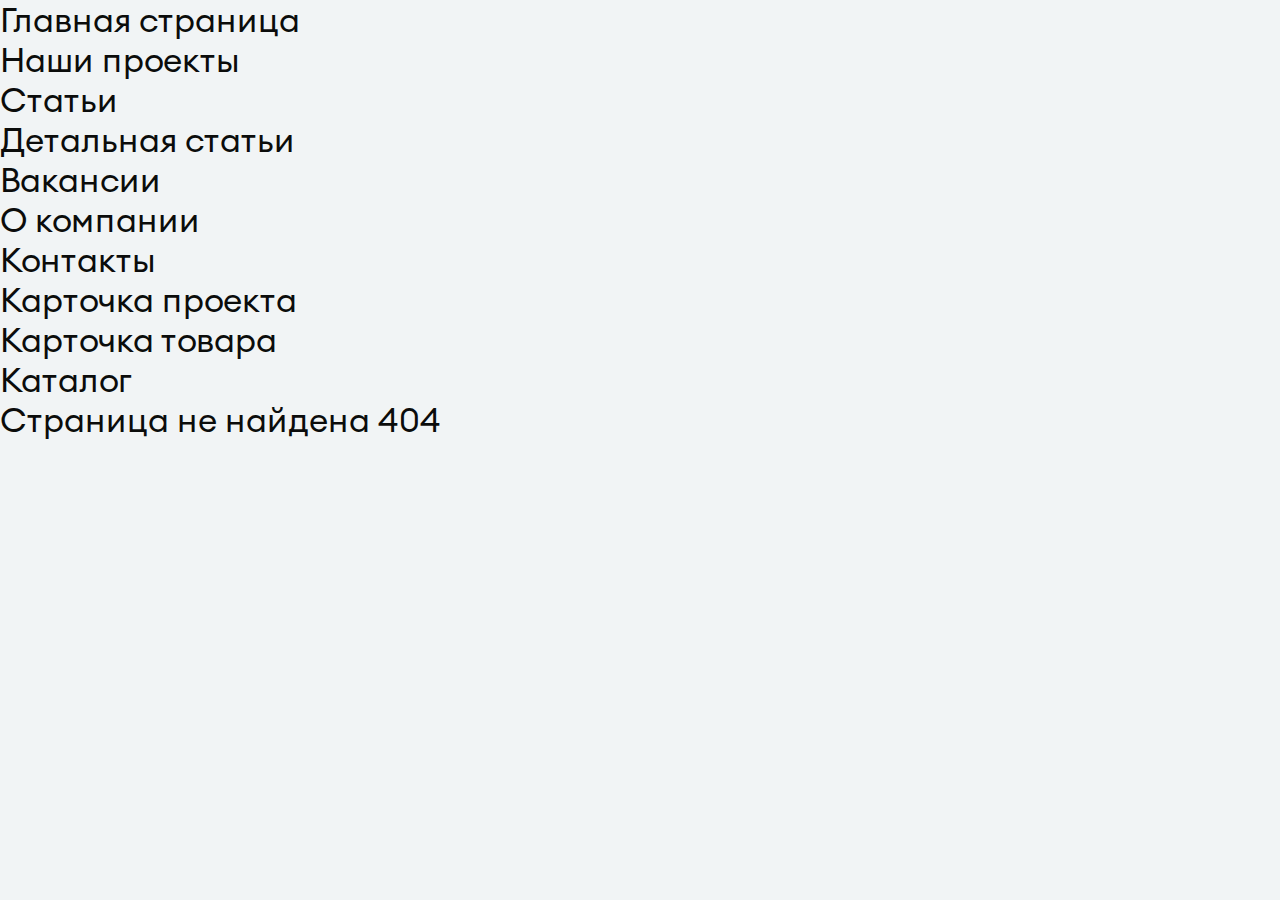
<file: index.html>
<!DOCTYPE html>
<html lang="ru">
<head>
    <meta charset="UTF-8">
    <meta name="viewport" content="width=device-width, initial-scale=1.0, shrink-to-fit=no">
    <meta name="description" content="another website">
    <title>Алиал</title>

    <link rel="stylesheet" href="css/swiper-bundle.min.css">
    <link rel="stylesheet" href="font/stylesheet.css">
    <link rel="stylesheet" href="css/style.css">
</head>
<body>

<!-- <a href="./main.html" style="font-size: 5rem;">main page старая</a><br> -->
<a href="./main-new.html" style="font-size: 5rem;">Главная страница</a><br>
<a href="./our-projects.html" style="font-size: 5rem;">Наши проекты</a><br>
<a href="./our-articles.html" style="font-size: 5rem;">Cтатьи</a><br>
<a href="./article.html" style="font-size: 5rem;">Детальная статьи</a><br>
<a href="./vacancies.html" style="font-size: 5rem;">Вакансии</a><br>
<a href="./about-company.html" style="font-size: 5rem;">О компании</a><br>
<a href="./contacts.html" style="font-size: 5rem;">Контакты</a><br>
<a href="./card-project.html" style="font-size: 5rem;">Карточка проекта</a><br>
<a href="./card-product.html" style="font-size: 5rem;">Карточка товара</a><br>
<a href="./catalog.html" style="font-size: 5rem;">Каталог</a><br>
<a href="./404.html" style="font-size: 5rem;">Страница не найдена 404</a><br>

<script src="https://api-maps.yandex.ru/2.1/?lang=ru_RU"></script>
<script src="js/swiper-bundle.min.js"></script>
<script src="./js/jquery.fancybox.min.js"></script>
<script src="https://code.jquery.com/jquery-3.3.1.min.js" integrity="sha256-FgpCb/KJQlLNfOu91ta32o/NMZxltwRo8QtmkMRdAu8=" crossorigin="anonymous"></script>
<script src="./js/jquery.maskedinput.js"></script>
<script src="./js/inputmask.js"></script>
<script src="./js/swiper.js"></script>
<script src="js/main.js"></script>
</body>
</html>
</file>
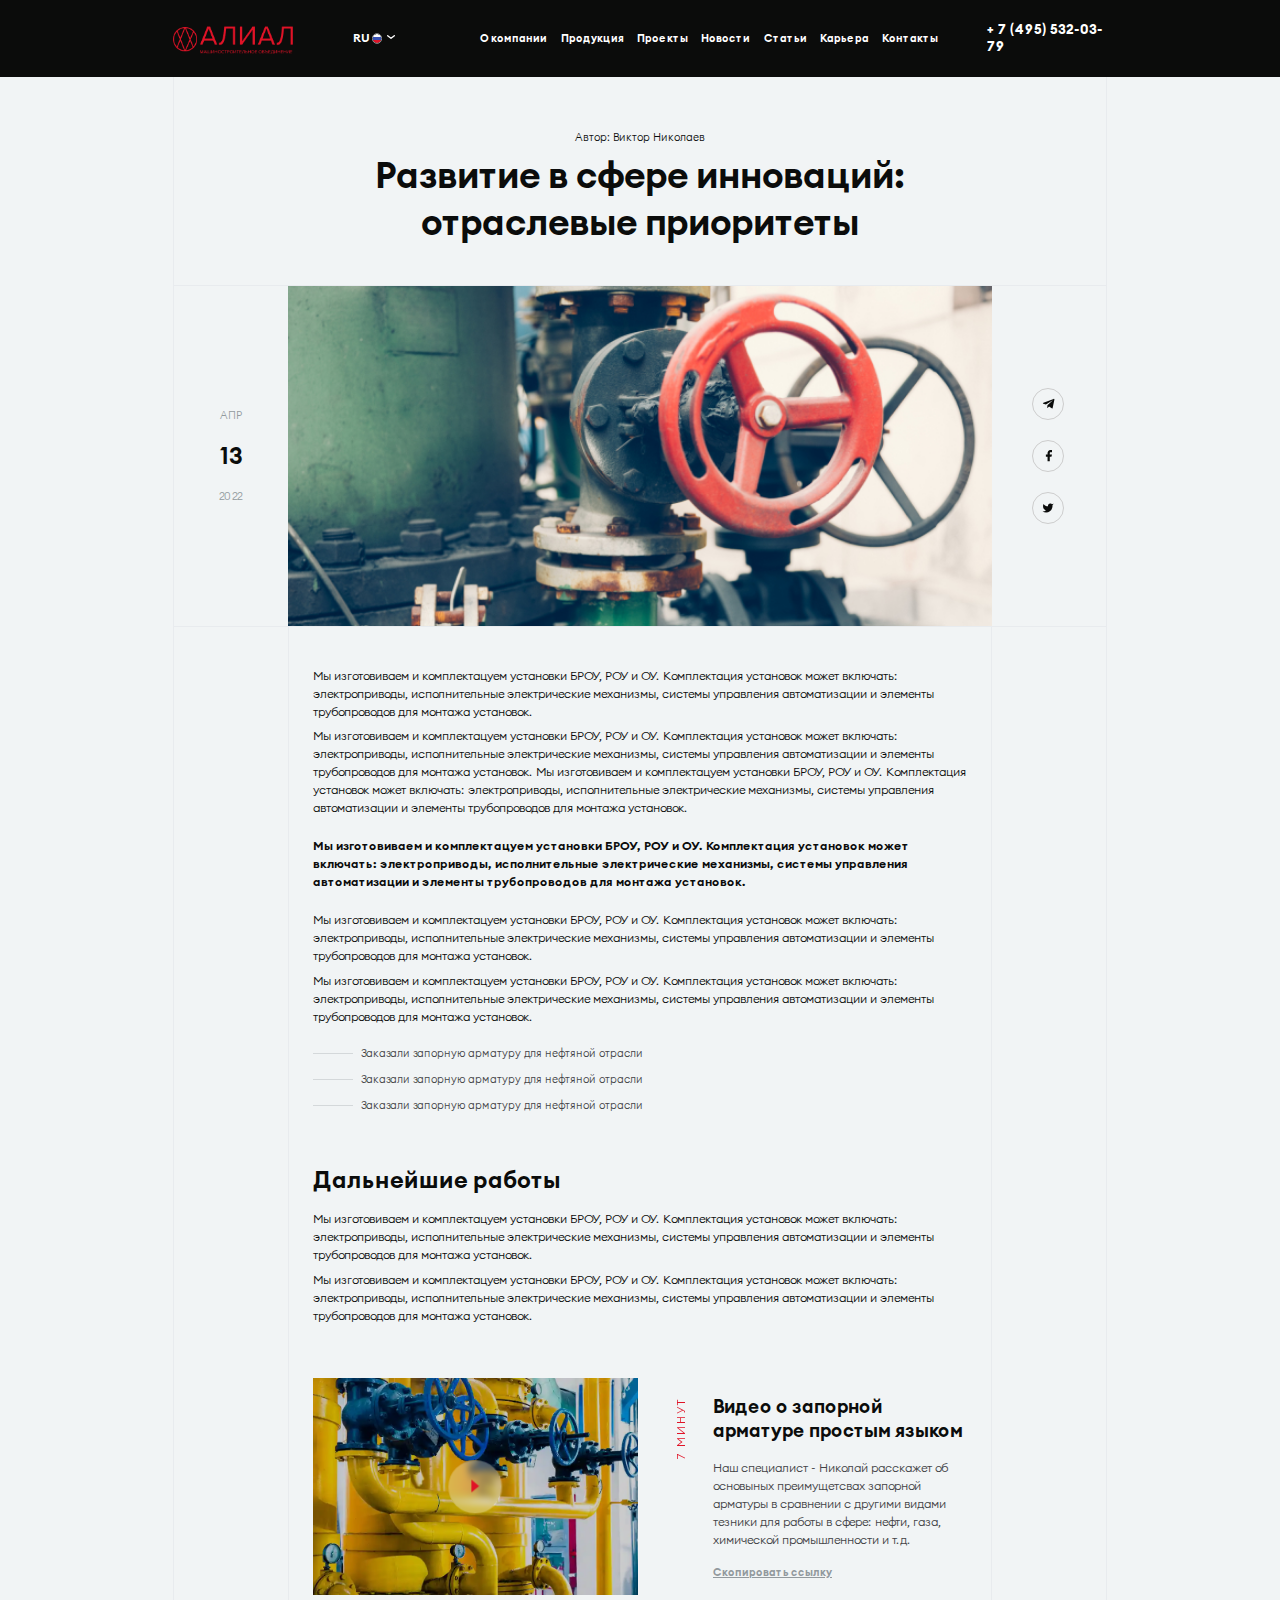
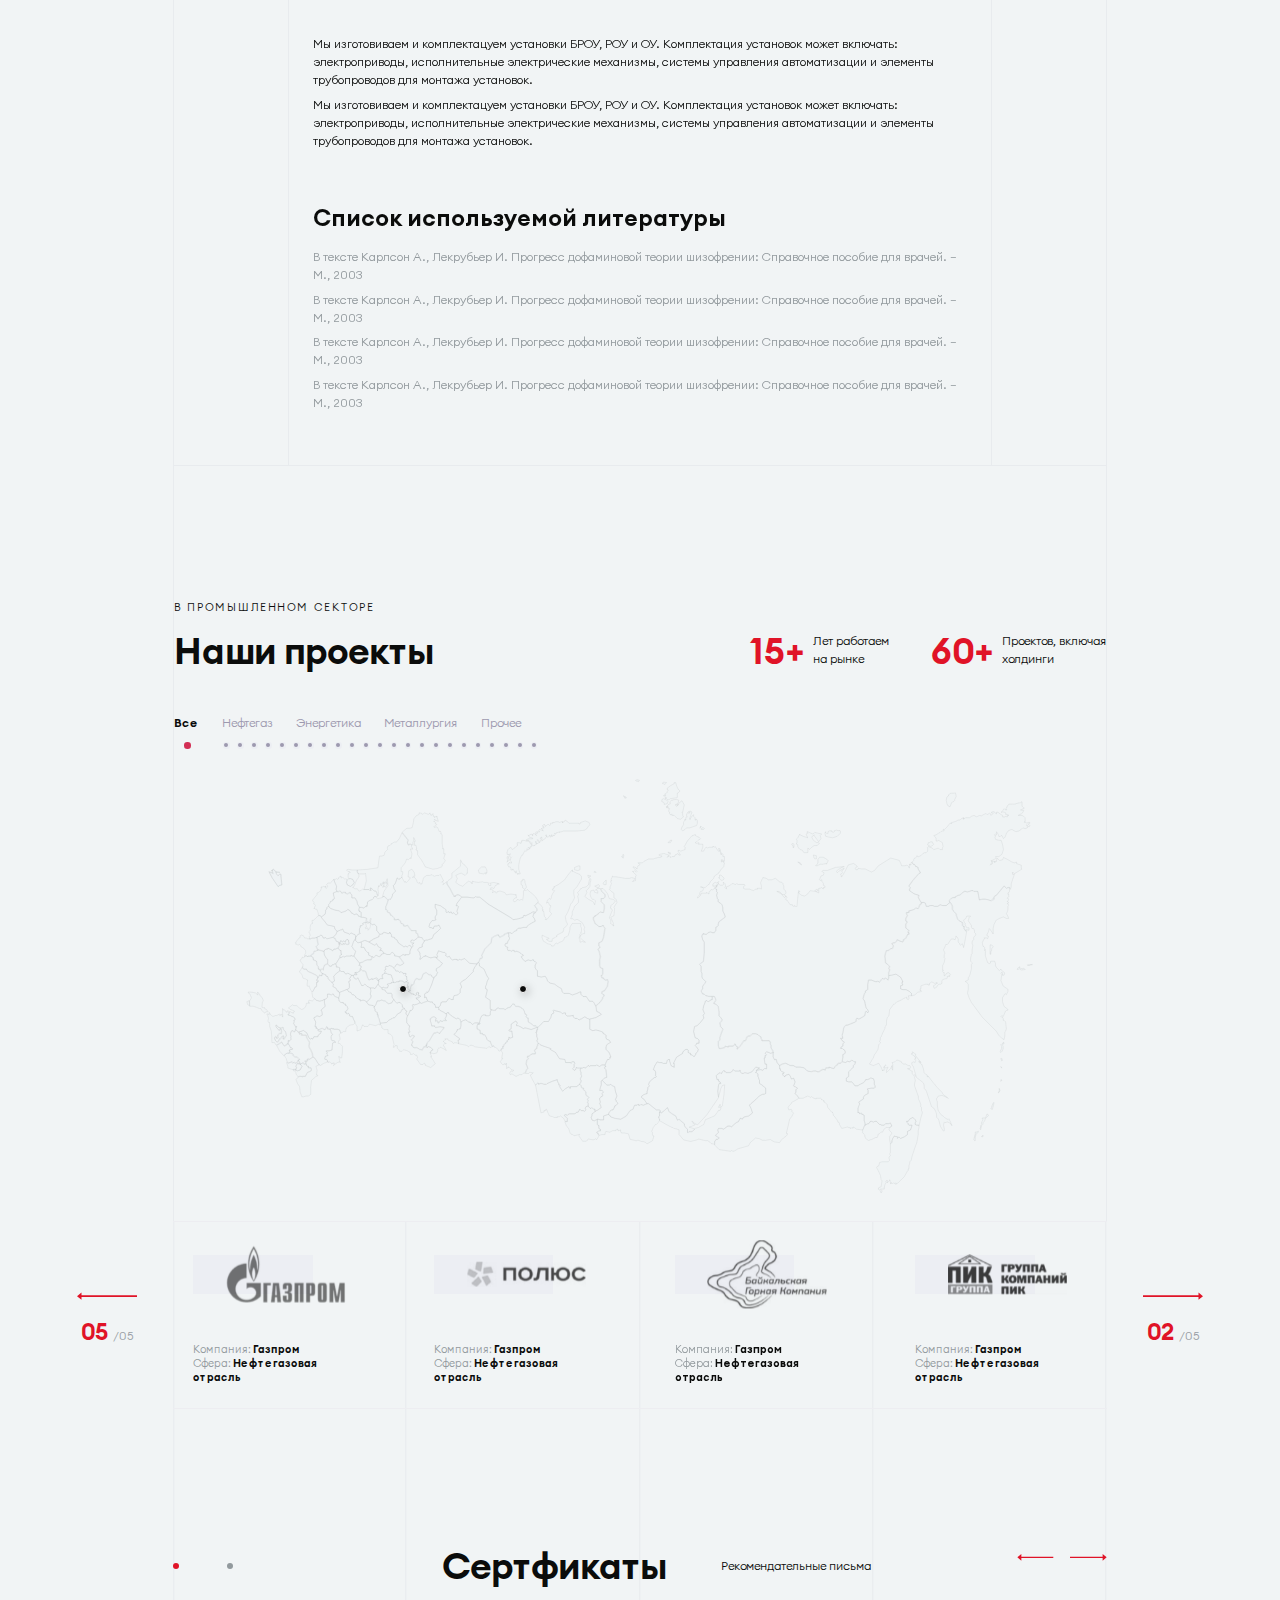
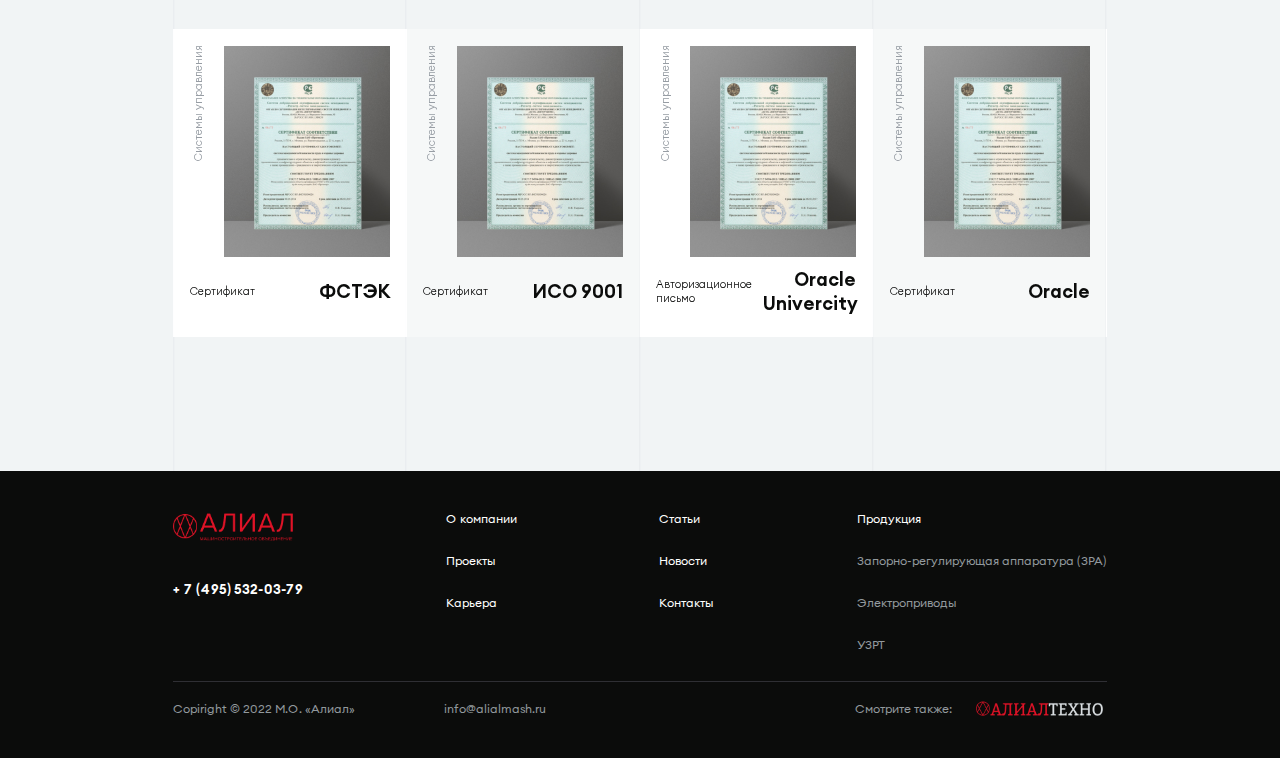
<file: article.html>
<!DOCTYPE html>
<html lang="ru">

<head>
  <meta charset="UTF-8" />
  <meta name="viewport" content="width=device-width, initial-scale=1.0, shrink-to-fit=no" />
  <meta name="description" content="another website" />
  <title>Алиал</title>

  <link rel="stylesheet" href="css/swiper-bundle.css" />
  <link rel="stylesheet" href="font/stylesheet.css" />
  <link rel="stylesheet" href="css/animate.css" />
  <link rel="stylesheet" href="css/style.css" />
</head>

<body>
  <header class="header">
    <div class="container header__container">
      <div class="header__left">
        <div class="header__logo">
          <a href="#">
            <img src="img/logo.png" alt="" />
          </a>
        </div>
        <div class="header__language">
          <div class="header__language-box">
            <span>RU</span>
            <div class="header__language-img">
              <img src="img/icon/ru.svg" alt="" />
            </div>
          </div>
          <div class="header__language-list">
            <div class="header__language-list-box">
              <span>EN</span>
              <div class="header__language-img">
                <img src="img/icon/en.svg" alt="" />
              </div>
            </div>
          </div>
        </div>
      </div>
      <div class="header__burger">
        <div class="header__burger-icon"></div>
      </div>
      <div class="header__right">
        <ul class="header__lists">
          <li class="header__item"><a href="#">О компании</a></li>
          <li class="header__item"><a href="#">Продукция</a></li>
          <li class="header__item"><a href="#">Проекты</a></li>
          <li class="header__item"><a href="#">Новости</a></li>
          <li class="header__item"><a href="#">Статьи</a></li>
          <li class="header__item"><a href="#">Карьера</a></li>
          <li class="header__item"><a href="#">Контакты</a></li>
        </ul>
        <div class="header__mob mobile">
          <div class="header__mob-contact">
            <strong>+ 7 (495) 532-03-79</strong>
            <span>info@alialmash.ru</span>
          </div>
          <div class="header__mob-another">
            <span>Смотрите также:</span>
            <a class="header__mob-img" href=""><img src="./img/logo-tech.png" alt="" /></a>
          </div>
        </div>
      </div>
      <a class="header__phone-number">+ 7 (495) 532-03-79</a>
    </div>
  </header>

  <main>
    <section class="grid">
      <div class="cell"></div>
      <div class="cell"></div>
      <div class="cell"></div>
      <div class="cell"></div>
    </section>
    <section class="article">
      <div class="container">
        <div class="article-head--mobile-date">
          <span>АПР</span>
          <strong>13</strong>
          <span>2022</span>
        </div>
        <div class="article--subtitle">Автор: Виктор Николаев</div>
        <div class="article--title title-h1">
          Развитие в сфере инноваций: <br />отраслевые приоритеты
        </div>
        <div class="article-head">
          <div class="article-head--desk-date">
            <span>АПР</span>
            <strong>13</strong>
            <span>2022</span>
          </div>
          <div class="article-head--img">
            <img src="./img/our-articles1.jpg" alt="" />
          </div>
          <div class="article-head--socials">
            <a href="#" class="article-head--socials-teleg">
              <svg xmlns="http://www.w3.org/2000/svg" width="23" height="23" viewBox="0 0 23 23" fill="none">
                <path
                  d="M9.37295 17.8729L9.64128 13.8191L17.0013 7.18745C17.3271 6.89037 16.9342 6.74662 16.503 7.00537L7.41795 12.7458L3.48878 11.4999C2.64545 11.2604 2.63587 10.6758 3.68045 10.2541L18.985 4.35078C19.6846 4.03453 20.3554 4.52328 20.0871 5.59662L17.4805 17.8729C17.2984 18.7449 16.7713 18.9558 16.043 18.5533L12.0755 15.6208L10.1684 17.4704C9.94795 17.6908 9.76587 17.8729 9.37295 17.8729Z"
                  fill="#0B0C0B" />
              </svg>
            </a>
            <a href="#" class="article-head--socials-face">
              <svg xmlns="http://www.w3.org/2000/svg" width="20" height="20" viewBox="0 0 20 20" fill="none">
                <path
                  d="M14.9987 1.6665H12.4987C11.3936 1.6665 10.3338 2.10549 9.55242 2.88689C8.77102 3.66829 8.33203 4.7281 8.33203 5.83317V8.33317H5.83203V11.6665H8.33203V18.3332H11.6654V11.6665H14.1654L14.9987 8.33317H11.6654V5.83317C11.6654 5.61216 11.7532 5.4002 11.9094 5.24392C12.0657 5.08764 12.2777 4.99984 12.4987 4.99984H14.9987V1.6665Z"
                  fill="#0B0C0B" />
              </svg>
            </a>
            <a href="#" class="article-head--socials-twitter">
              <svg xmlns="http://www.w3.org/2000/svg" width="18" height="18" viewBox="0 0 18 18" fill="none">
                <path
                  d="M17.25 2.25022C16.5318 2.75683 15.7366 3.1443 14.895 3.39772C14.4433 2.87835 13.843 2.51024 13.1753 2.34316C12.5075 2.17609 11.8046 2.21811 11.1616 2.46356C10.5185 2.709 9.96633 3.14602 9.57973 3.7155C9.19314 4.28499 8.99077 4.95947 9 5.64772V6.39772C7.68197 6.43189 6.37595 6.13958 5.19826 5.5468C4.02056 4.95403 3.00774 4.07919 2.25 3.00022C2.25 3.00022 -0.75 9.75022 6 12.7502C4.45539 13.7987 2.61537 14.3244 0.75 14.2502C7.5 18.0002 15.75 14.2502 15.75 5.62522C15.7493 5.41631 15.7292 5.20791 15.69 5.00272C16.4554 4.24784 16.9956 3.29475 17.25 2.25022Z"
                  fill="#0B0C0B" />
              </svg>
            </a>
          </div>
        </div>
        <div class="article--text">
          <p>
            Мы изготовиваем и комплектацуем установки БРОУ, РОУ и ОУ.
            Комплектация установок может включать: электроприводы,
            исполнительные электрические механизмы, системы управления
            автоматизации и элементы трубопроводов для монтажа установок.
          </p>
          <p>
            Мы изготовиваем и комплектацуем установки БРОУ, РОУ и ОУ.
            Комплектация установок может включать: электроприводы,
            исполнительные электрические механизмы, системы управления
            автоматизации и элементы трубопроводов для монтажа установок.
            Мы изготовиваем и комплектацуем установки БРОУ, РОУ и ОУ.
            Комплектация установок может включать: электроприводы,
            исполнительные электрические механизмы, системы управления
            автоматизации и элементы трубопроводов для монтажа установок.
          </p>
          <strong>
            Мы изготовиваем и комплектацуем установки БРОУ, РОУ и ОУ.
            Комплектация установок может включать: электроприводы,
            исполнительные электрические механизмы, системы управления
            автоматизации и элементы трубопроводов для монтажа установок.
          </strong>
          <p>
            Мы изготовиваем и комплектацуем установки БРОУ, РОУ и ОУ.
            Комплектация установок может включать: электроприводы,
            исполнительные электрические механизмы, системы управления
            автоматизации и элементы трубопроводов для монтажа установок.
          </p>
          <p>Мы изготовиваем и комплектацуем установки БРОУ, РОУ и ОУ.
            Комплектация установок может включать: электроприводы,
            исполнительные электрические механизмы, системы управления
            автоматизации и элементы трубопроводов для монтажа установок.
          </p>
          <ul>
            <li>Заказали запорную арматуру для нефтяной отрасли</li>
            <li>Заказали запорную арматуру для нефтяной отрасли</li>
            <li>Заказали запорную арматуру для нефтяной отрасли</li>
          </ul>
          <div class="article--text-title">Дальнейшие работы</div>
          <p>
            Мы изготовиваем и комплектацуем установки БРОУ, РОУ и ОУ.
            Комплектация установок может включать: электроприводы,
            исполнительные электрические механизмы, системы управления
            автоматизации и элементы трубопроводов для монтажа установок.
          </p>
          <p>
            Мы изготовиваем и комплектацуем установки БРОУ, РОУ и ОУ.
            Комплектация установок может включать: электроприводы,
            исполнительные электрические механизмы, системы управления
            автоматизации и элементы трубопроводов для монтажа установок.
          </p>
        </div>
        <div class="article-box">
          <div class="article-box--video">
            <video width="320" height="240" controls>
              <source src="./video/MxYJEx5Z.mp4" type="video/mp4" />
            </video>
            <div class="article-box--img-wrapper">
              <img src="./img/video.webp">
            </div>
            <button class="article-box--btn-play">
              <div class="article-box--video-overlay">
                <svg width="13" height="21" viewBox="0 0 13 21" fill="none" xmlns="http://www.w3.org/2000/svg">
                  <path d="M13 10.5L0.848541 20.5L0.848542 0.499999L13 10.5Z" fill="#E01327" />
                </svg>
              </div>
            </button>
          </div>
          <div class="article-box-right">
            <div class="article-box--title">
              Видео о запорной арматуре простым языком
            </div>
            <div class="article-box--text">
              Наш специалист - Николай расскажет об основыных преимущетсвах
              запорной арматуры в сравнении с другими видами тезники для
              работы в сфере: нефти, газа, химической промышленности и т.д.
            </div>
            <a class="article-box--link" id="copyButton">Скопировать ссылку</a>
            <input type="text" value="https://yourlink.com" id="myLink" readonly style="display: none;">
            <div class="article-box--time">7 минут</div>
          </div>
        </div>
        <div class="article--text">
          <p>
            Мы изготовиваем и комплектацуем установки БРОУ, РОУ и ОУ.
            Комплектация установок может включать: электроприводы,
            исполнительные электрические механизмы, системы управления
            автоматизации и элементы трубопроводов для монтажа установок.
          </p>
          <p>
            Мы изготовиваем и комплектацуем установки БРОУ, РОУ и ОУ.
            Комплектация установок может включать: электроприводы,
            исполнительные электрические механизмы, системы управления
            автоматизации и элементы трубопроводов для монтажа установок.
          </p>
          <div class="article--text-title ">Список используемой литературы</div>
          <div class="article--literature">
            <p>
              В тексте Карлсон А., Лекрубьер И. Прогресс дофаминовой теории
              шизофрении: Справочное пособие для врачей. — М., 2003
            </p>
            <p>
              В тексте Карлсон А., Лекрубьер И. Прогресс дофаминовой теории
              шизофрении: Справочное пособие для врачей. — М., 2003
            </p>
            <p>
              В тексте Карлсон А., Лекрубьер И. Прогресс дофаминовой теории
              шизофрении: Справочное пособие для врачей. — М., 2003
            </p>
            <p>
              В тексте Карлсон А., Лекрубьер И. Прогресс дофаминовой теории
              шизофрении: Справочное пособие для врачей. — М., 2003
            </p>
          </div>

        </div>
      </div>
    </section>

    <section class="world">
      <div class="container">
        <div class="world__head">
          <div class="world__head-left">
            <span>В промышленном секторе</span>
            <strong>Наши проекты</strong>
          </div>
          <div class="world__head-info">
            <div class="world__head-info-item">
              <strong>15+</strong>
              <span>Лет работаем <br />на рынке</span>
            </div>
            <div class="world__head-info-item">
              <strong>60+</strong>
              <span>Проектов, включая<br />холдинги</span>
            </div>
          </div>
        </div>
        <div class="world-container">
          <div class="world-container-filter">
            <div class="world-container-filter--item active">Все</div>
            <div class="world-container-filter--item">Нефтегаз</div>
            <div class="world-container-filter--item">Энергетика</div>
            <div class="world-container-filter--item">Металлургия</div>
            <div class="world-container-filter--item">Прочее</div>
            <div class="world-container-filter-circle">
              <span
                class="active"></span><span></span><span></span><span></span><span></span><span></span><span></span><span></span><span></span><span></span><span></span><span></span><span></span><span></span><span></span><span></span><span></span><span></span><span></span><span></span><span
                class="desktop"></span><span class="desktop"></span><span class="desktop"></span><span
                class="desktop"></span>
            </div>
          </div>
          <div class="world-container-map">
            <svg width="1186" height="626" viewBox="0 0 1186 626" fill="none" xmlns="http://www.w3.org/2000/svg">
              <g id="&#208;&#186;&#208;&#176;&#209;&#128;&#209;&#130;&#208;&#176;">
                <path id="Vector"
                  d="M453.039 300.639L450.696 297.097L444.842 298.278L438.987 297.098V288.835L436.646 286.475L435.474 284.115V280.573L436.646 278.212L437.816 277.032L435.474 274.671H434.304L433.133 273.491V272.311H430.791L429.621 273.491H428.449L424.937 272.31L422.595 273.491L420.253 274.671L416.741 271.13L414.398 267.59L416.741 266.409L417.911 265.229L415.569 264.049L414.398 262.869L410.886 260.509L407.373 259.328H406.203L405.031 260.509L403.861 259.328V258.147H401.518L399.177 259.328L398.006 258.147H394.493L393.323 255.787L394.493 253.426L390.981 252.246L389.81 249.885L390.981 247.524H393.323L394.493 243.984L396.835 240.442V239.262L395.665 236.901V234.54L394.494 231L392.152 232.18L388.639 233.36V234.54L386.298 235.721L383.955 236.901L381.613 238.082L380.443 235.721V234.54H378.101L375.76 235.721H374.588L373.418 236.901L371.075 238.081L369.905 239.261L368.734 246.344L364.05 251.064L359.367 255.786L357.025 260.508L354.683 265.228V266.408L355.855 267.59L354.683 269.95H352.342L351.171 273.491L350 275.852V277.032L351.171 278.213V281.753L354.683 284.115L358.196 286.475L361.708 294.737L362.88 297.098L365.222 300.639L362.88 305.36L361.708 310.082L360.538 312.442V315.984L362.88 317.164V319.524L361.71 324.246L360.538 328.967L364.051 331.328L367.563 333.689V346.672L368.735 347.853L372.247 349.033H375.76L376.931 346.671L379.273 345.491H380.443L381.613 346.671H387.468L389.811 347.853H390.981L392.153 346.671L393.323 345.491L398.006 344.311L400.348 340.771L401.519 339.59H403.861L405.031 341.951L406.203 343.131H409.715L413.228 344.311L414.399 345.491H415.569L416.741 346.671L419.083 350.213L420.253 354.935H421.424L422.595 356.115V357.295L421.424 358.475L423.766 360.836H424.936V366.738L427.278 367.918L430.791 370.278L431.962 371.459L433.133 372.639H436.646L438.987 375L443.671 370.278L448.354 365.557H455.379L458.892 359.655L460.063 354.935L461.234 353.754H462.404L463.576 351.393L462.404 349.033L463.576 347.853L464.746 349.033L469.429 350.213L474.113 351.393L475.284 352.573L476.455 353.753L478.797 352.573H481.139V354.935L483.481 357.295H488.164L492.847 356.115V358.475L495.189 360.836H498.702L499.873 362.016L502.214 363.197L503.386 362.016H504.556L508.069 359.655L510.411 358.475L513.924 360.836L517.437 362.016L526.804 359.656L535 354.935L532.657 352.574L527.975 350.213L526.804 341.95L524.462 337.229L522.12 334.868H517.436L515.094 331.328L512.752 327.786H508.069L504.556 324.246V320.704H503.386L498.702 323.064L491.677 325.426L489.335 324.246L486.993 323.066H478.797L476.455 320.704L475.284 315.984L469.429 312.442L464.746 308.901L458.892 307.721L456.551 306.54L454.208 304.18L453.039 300.639Z"
                  fill="#ECEEF3" fill-opacity="0.25" stroke="#92999D" stroke-opacity="0.2" />
                <path id="Vector_2"
                  d="M153.074 242.509L152.241 241L151.26 242.29L149.855 242.989L149.428 245.235L146.207 243.872L144.694 245.294L142.592 243.064L141.988 245.43L140 246.011L140.565 248.685L142.222 247.48L143.482 249L146.182 248.868L146.918 247.258L147.826 248.718L149.732 247.735L151.602 248.959L154.546 248.717L155 246.863L154.107 244.077L154.469 242.984C153.593 243.095 153.49 242.83 153.075 242.508L153.074 242.509Z"
                  fill="#ECEEF3" fill-opacity="0.25" stroke="#92999D" stroke-opacity="0.2" />
                <path id="Vector_3"
                  d="M160.6 151.2L157.001 150L152.201 151.2L151 155.999L152.201 159.6L157.001 162L160.6 159.6L163 155.999L160.6 151.2Z"
                  fill="#ECEEF3" fill-opacity="0.25" stroke="#92999D" stroke-opacity="0.2" />
                <path id="Vector_4"
                  d="M360.376 132.52H354.522L349.838 137.194L351.008 141.87L356.863 143.039H358.034L359.205 141.87H360.376L361.547 140.701V141.87L360.376 143.039H361.547L362.717 141.87V137.194L360.376 132.52ZM414.239 159.403L416.581 160.571V164.078L420.094 166.416L422.436 162.909L421.265 159.403L420.094 155.896V153.559L418.923 151.22H416.581V153.559H414.239V159.403ZM381.453 158.234L377.94 157.065L373.256 155.896L367.402 157.065L368.572 158.234V160.571H366.231L365.06 159.403V158.234L366.231 157.065L362.717 155.897H358.034L356.863 154.728L349.838 155.897L342.812 154.728L341.641 153.559V154.728H340.47V158.234L339.299 155.897L336.958 154.728L335.786 153.559L331.103 157.065L326.419 161.741L320.564 159.403L315.88 155.897L317.052 152.39L318.222 150.053L317.052 147.714L315.88 145.377L320.564 143.039L324.077 141.87L329.932 145.377L331.103 144.208L332.274 143.04V141.87H333.444V134.857L329.931 130.183L325.248 126.676L324.077 123.169L322.906 122V131.351L315.88 137.194L310.026 141.87V148.883L305.342 152.39L303 154.727V158.234L307.684 165.247L311.197 172.26L312.368 174.598L313.539 175.767V176.936H315.88V175.767L318.222 174.598H320.564L322.907 175.767L325.249 178.104H333.444L342.813 179.273L345.154 178.104L346.325 176.936L347.496 178.104H352.18L358.035 182.78L365.06 188.624L400.188 209.663L401.359 210.831L402.53 212L409.556 210.831L417.752 208.494V207.325L418.923 204.987L420.094 206.156H421.265L423.606 204.987L425.949 203.818L428.291 202.65L430.633 201.481L431.803 200.313H434.145L436.41 201.194L438.83 197.974V195.637L437.658 194.468L435.316 190.961L436.487 189.793L437.658 188.624L440 186.286V183.948L436.487 178.104L431.803 173.43L425.949 168.754L424.778 167.585L423.607 166.417L422.436 167.585L421.266 168.754L420.094 167.585H418.924L417.752 168.754V175.767L416.582 182.78L415.411 181.611H414.24L411.898 182.78L409.557 181.611H408.385L407.215 183.948L403.702 185.118L402.531 182.78L403.702 180.442L406.043 179.274H407.215V176.936L406.043 174.598H407.215L399.018 173.43L391.993 174.598L389.651 171.091L382.624 168.754L377.941 169.923V171.091L376.77 172.26L375.599 169.923H373.258L372.087 171.091H370.916L372.087 169.923V167.584L369.745 166.416H367.403L368.574 165.247V164.078H370.915L373.258 165.247L374.429 162.909L375.6 160.571H376.77L377.942 159.403V158.234H381.454H381.453Z"
                  fill="#ECEEF3" fill-opacity="0.25" stroke="#92999D" stroke-opacity="0.2" />
                <path id="Vector_5"
                  d="M184.742 217.37L185.903 216.185L182.42 215L181.258 216.185L182.42 217.37H184.742ZM192.872 218.555H191.71L190.549 219.741L187.065 217.37V222.112L185.904 225.667L183.58 228.037V224.482L180.097 225.667L178.935 224.482L180.097 223.297H181.258L180.097 216.186H177.775L175.451 217.371L176.613 218.556L175.451 219.741L174.29 220.926H171.968V223.297L170.807 225.667V231.593L171.968 232.778L168.483 233.963L165 238.704V243.445L168.483 247L173.129 245.815L178.935 243.445L184.742 245.815L191.71 241.074L199.839 237.519V236.334L201 233.963L196.355 228.037V222.112L192.872 218.556V218.555Z"
                  fill="#ECEEF3" fill-opacity="0.25" stroke="#92999D" stroke-opacity="0.2" />
                <path id="Vector_6"
                  d="M301.622 353.17V356.68L299.266 361.359L300.444 362.529L301.622 363.698H296.911L295.733 364.868H294.555L292.2 363.698L291.022 366.038L289.845 367.208H288.666V364.868L287.489 363.698L285.134 364.868V362.529L286.311 360.188L282.778 357.849L279.245 359.019L278.067 360.188V361.358H276.889V362.528L279.245 370.717V371.887H283.955V373.057L285.134 374.226L292.2 373.057L298.089 374.226L295.733 377.736L292.2 381.245L291.022 383.585L289.845 382.415L288.666 381.245H287.489L285.134 382.415H282.778L279.245 388.264L275.711 394.113L274.534 395.283L272.178 397.623V399.962H271V401.132L272.178 402.302V404.642H273.355L274.534 403.472L278.066 404.642L281.6 408.151L279.245 409.321L276.889 412.83H278.066L282.777 414L287.489 412.83L288.666 409.321V406.981L289.845 405.812H291.022L292.2 404.642H293.377L298.088 406.981L301.622 409.321L299.266 404.642L296.91 401.132L299.266 398.793H301.622L299.266 397.623L296.91 395.283H298.088L299.265 394.113L300.444 392.943L299.265 391.774H303.977V392.943L305.154 394.113L308.688 395.283L311.044 396.453V397.623L312.221 398.793L313.399 397.623H316.933L320.466 398.793V397.623V396.453L319.289 394.113L321.645 392.943V390.604L318.111 388.264L313.4 384.755L315.755 382.415L316.934 381.245L318.111 378.906V377.736H319.289L320.466 376.566H322.822L324 371.887V366.038L322.822 363.698V362.529L321.645 361.359L319.289 360.19H318.111L316.934 361.359L311.045 357.849L305.155 353.17V352H302.8L301.622 353.17Z"
                  fill="#ECEEF3" fill-opacity="0.25" stroke="#92999D" stroke-opacity="0.2" />
                <path id="Vector_7"
                  d="M210.286 320.667L209.115 318.334L204.428 317.167V314.833L200.915 312.5L198.572 309L193.886 316L191.542 314.833H186.857L188.028 319.5L186.857 324.167L188.028 326.5V328.834L184.514 333.5L181 335.834L184.514 340.501L191.542 341.667L192.714 342.834V344L195.057 340.5L197.4 334.667H200.915L203.257 333.5H204.428L206.772 334.667H209.115L211.458 337L214.972 339.333L216.143 338.167H218.486L220.829 334.667L222 332.333L219.657 328.834V325.334L218.486 323.001H212.629L210.286 320.667Z"
                  fill="#ECEEF3" fill-opacity="0.25" stroke="#92999D" stroke-opacity="0.2" />
                <path id="Vector_8"
                  d="M398.167 343.656L393.501 344.82L392.333 345.984L391.167 347.147H390L387.667 345.984H381.833L380.667 344.82H379.5L377.167 345.984L376 348.312H372.501L369.001 347.147V348.312L367.834 350.64V355.296L365.501 356.459H360.834V355.296H357.334L355.001 356.459L352.668 361.115L351.5 366.934V368.099H352.668L351.5 369.263H349.166L348 371.59V376.246L350.333 377.41L352.667 378.574V383.23H356.167V384.393L357.333 385.557L358.5 384.393L359.666 385.557L362 389.049L363.167 392.541L364.333 393.704L366.667 394.868H367.833L369.001 398.36L371.334 403.016H372.5V401.853L373.667 403.016V404.18H374.833L377.167 405.344L379.5 407.671L380.667 410H383L384.166 408.836V406.508H385.334L387.666 405.345L386.5 404.181V403.016H387.666L388.833 401.853L387.666 400.689L388.833 399.525L391.166 398.361V397.198L392.333 396.034H393.499V393.705L394.666 392.542H395.833V389.05L398.166 390.214L401.666 389.05L400.499 380.902V379.738H397L395.834 378.575L397 377.411L399.333 376.247V369.264L402.834 366.935L406.334 364.608L407.5 365.771L408.667 368.099L407.5 369.263V371.591H409.833L412.167 372.755L414.501 373.919L418 376.247L419.168 375.082H421.501L429.667 377.41L439 373.919L436.667 371.59H433.166L432 370.426L430.833 369.263L427.334 366.934L425 365.77V359.951H423.833L421.5 357.623L422.666 356.459V355.296L421.5 354.131H420.333L419.167 349.476L416.833 345.984L415.666 344.82H414.5L413.333 343.656L409.833 342.492H406.333L405.167 341.329L404 339H401.666L400.499 340.164L398.166 343.656H398.167Z"
                  fill="#ECEEF3" fill-opacity="0.25" stroke="#92999D" stroke-opacity="0.2" />
                <path id="Vector_9"
                  d="M134.261 256.216H132.37L132.015 257.388L130.715 258.561H129.769L129.178 257.388L126.341 256.216L123.62 255.044H123.266L122.793 256.216H120.429L118.419 257.388L117.828 258.561L117 259.732L117.828 265.591L120.429 270.28L121.729 271.452L122.912 272.623L122.675 274.968L122.793 278.484L124.803 280.828L126.339 282H128.586L129.059 280.828L130.005 279.656H131.897L133.434 278.485H135.326L141.119 269.108L141.002 266.764L142.839 264.355H144L142.775 263.248V262.076L142.792 259.715L142.839 258.528H141.079L138.569 255L137.1 255.044L135.444 256.216H134.261Z"
                  fill="#ECEEF3" fill-opacity="0.25" stroke="#92999D" stroke-opacity="0.2" />
                <path id="Vector_10"
                  d="M358.544 286.574L355.059 284.225L351.574 281.874V278.351L350.412 277.175V276L348.088 277.175V278.351L344.603 283.05L342.28 287.75V290.1L336.471 295.975L330.662 301.85L328.338 303.025L326.015 304.2L322.529 307.724L324.853 313.599L322.529 317.124V321.824L319.045 325.35L313.235 326.524L312.074 330.049V332.4H308.589L306.265 330.049L303.942 332.4L301.618 335.924H295.809L293.486 337.1V338.275L292.323 341.799L290 344.15V347.674H291.162L292.323 348.849L296.97 351.2L300.456 353.549H301.617L302.779 352.375H305.103V353.549L310.912 358.25L316.72 361.775L317.882 360.599H319.044L321.367 361.775L322.529 362.95V364.125L323.69 366.475L327.176 364.125L330.662 362.95L332.985 364.125L335.309 366.475H337.632L338.794 367.649L341.118 370L344.602 367.649H350.411L349.249 370H351.574L352.735 368.825H351.574V367.65L352.735 361.775L355.058 357.075L357.382 355.9H360.867V357.075H365.514L367.838 355.9V351.2L369 348.85V347.675L367.838 346.501V333.575L364.353 331.225L360.867 328.875L362.03 324.175L363.191 319.475V317.125L360.867 315.95V312.425L362.03 310.075L363.191 305.375L365.514 300.674L363.191 297.15L362.03 294.799L358.544 286.574Z"
                  fill="#ECEEF3" fill-opacity="0.25" stroke="#92999D" stroke-opacity="0.2" />
                <path id="Vector_11"
                  d="M160.058 267.154L157.705 266V267.154L150.712 267.085L148.294 268.307H147.142L145.941 267.154L144.764 268.307L142.411 269.461H140.764L135 278.692L135.824 281V283.308H138.412L141.118 284.461L140.765 286.77L141.235 289.077L143.589 290.231H147.118L148.295 292.539L149.471 293.693H151.824L153.001 292.539L158.882 296H161.235L162.178 295.539L163.589 294.846V293.691L164.765 294.845H167.117L165.942 292.537L163.622 291.9L165.942 291.384H168.294L169.47 290.231L171.824 289.077V285.615L173 284.461V282.153L170.647 281H169.47L170.647 279.846V277.538L165.942 271.769L162.411 267.154H160.058Z"
                  fill="#ECEEF3" fill-opacity="0.25" stroke="#92999D" stroke-opacity="0.2" />
                <path id="Vector_12"
                  d="M117.117 259.307L112.412 258.154L107.706 257L107.236 258.154H106.411L103.823 259.307H101.941L101.47 260.461L101.118 262.768L98.294 263.923L97 266.231L98.5294 267.384L100.529 268.538V272L103.588 273.154L105.823 274.307L105.94 276.616L106.176 280.077L107.352 281.231L108.529 282.384L108.176 283.538V285.846H109.941L110.294 287H111.118L115 285.846L116.413 287L116.765 284.693L116.647 283.538L117.236 282.384L117.941 280.077L122.883 277.768L122.765 274.307L123 271.999L121.824 270.845L120.53 269.692L117.941 265.076L117.116 259.306L117.117 259.307Z"
                  fill="#ECEEF3" fill-opacity="0.25" stroke="#92999D" stroke-opacity="0.2" />
                <path id="Vector_13"
                  d="M438.836 374.353L429.53 377.859L421.387 375.521H419.06L417.897 376.69L414.407 374.352L412.081 373.183L409.754 372.014H407.427V369.676L408.591 368.507L407.427 366.169L406.264 365L402.774 367.338L399.285 369.676V376.69L396.958 377.859L395.794 379.028L396.958 380.197H400.447V381.366L401.611 389.549L398.121 390.718L395.794 389.549V393.057H394.631L393.468 394.225V396.563H392.304L391.141 397.732V398.901L388.815 400.071L387.651 401.239L388.815 402.408L387.651 403.577H386.489V404.746L387.653 405.915L385.327 407.083H384.163V409.422L386.489 412.928L385.327 418.774V421.112H386.489L383 425.787L384.163 428.126L385.327 429.295L386.489 430.464H387.651L388.815 429.295H389.978V430.464H391.141V429.295L392.304 428.126V436.309L394.631 435.14V433.971L396.958 435.141L399.285 437.479L400.447 438.647H402.774V439.816L401.611 440.985L399.285 439.816L396.958 443.324L398.121 445.661L400.447 444.493L406.264 448H407.427L412.08 445.661H415.57L417.897 443.324H420.224L421.387 439.816L422.551 437.479L423.713 436.31V435.141L422.551 431.634L421.387 429.295L422.551 423.451L424.877 421.112L423.713 419.943V417.606H426.04L428.366 415.267L430.694 414.098H435.347V411.761L434.183 409.422L435.347 407.084L437.673 405.916V403.577L438.836 401.239V400.071L440 397.732L438.836 396.563L437.673 394.225L438.836 393.057V390.718L437.673 388.38V383.704L436.51 382.535V381.366H437.673V377.859H438.836V374.353Z"
                  fill="#ECEEF3" fill-opacity="0.25" stroke="#92999D" stroke-opacity="0.2" />
                <path id="Vector_14"
                  d="M149.61 171.53V170.354H146.101L143.763 171.53L142.594 169.177L140.956 168L138.734 169.177H136.863L131.016 171.53L131.835 176.236L133.005 179.765L131.952 180.941H130.549L130.432 182.117L130.198 183.294L126.69 184.471L126.105 186.823L124 189.177L124.233 191.529L125.754 193.883L127.391 195.059L133.94 197.412L140.373 198.588L142.595 200.941H143.764L147.272 199.765L150.781 198.589L151.95 197.412L153.12 196.235L156.627 198.589L158.966 202.118H160.136L161.305 203.294L163.644 204.471L164.814 203.294H165.983L168.321 204.471L169.491 206.824H170.66L173 208V200.941L171.83 199.765H170.659V198.589H169.49V196.235L170.659 192.707L168.32 189.177L167.152 186.824V183.294L164.813 180.942V179.766L163.643 178.588H158.965V173.883L157.796 172.707L156.626 171.53V170.354L154.288 171.53L151.949 172.707L149.61 171.53Z"
                  fill="#ECEEF3" fill-opacity="0.25" stroke="#92999D" stroke-opacity="0.2" />
                <path id="Vector_15"
                  d="M134.861 279.001H133.007L131.501 280.168H129.648L128.722 281.334L128.258 282.501H126.058L124.552 281.334L122.583 279L117.719 281.334L117.024 283.667L116.444 284.834L116.56 286L116.212 288.333L114.823 287.166L111 288.333L111.696 290.667L113.896 293L117.139 294.166L119.92 295.333V296.501H119.803L120.845 297.667H122.236L123.278 300L122.931 301.166L125.827 303.501L128.954 307L131.155 305.833L133.008 304.667L131.849 297.667L135.903 293L141 289.501L140.536 287.166L140.885 284.834L138.221 283.667H135.671V281.333L134.861 279.001Z"
                  fill="#ECEEF3" fill-opacity="0.25" stroke="#92999D" stroke-opacity="0.2" />
                <path id="Vector_16"
                  d="M101.235 270.69V269.518L99.2361 268.345L97.7067 267.173H93.0003L92.1761 268.345L90.0585 266L87.8233 268.344L86.6469 269.517L84.5293 268.344L84.1764 269.517L83.9411 270.689L81 273.034L82.9992 276.551L85.7049 280.069L85.3521 281.241L84.7639 282.413H85.3521L85.7049 283.586H85.1183L84.5302 284.759L86.7654 287.103H91.0006L92.0593 289.448L93.3533 290.621L98.8825 292.966L105.941 296.483L106.999 297.656L108.059 300L109.706 297.656L110.999 295.31L112.529 296.482H114.294V295.31L115 294.138L114.765 292.966L112.53 290.621L111.824 288.276H110.999L110.646 287.103H108.882V284.759L109.235 283.586L108.059 282.413L106.882 281.241L106.646 277.724L106.529 275.379L104.294 274.207L101.235 273.034V270.689L101.235 270.69Z"
                  fill="#ECEEF3" fill-opacity="0.25" stroke="#92999D" stroke-opacity="0.2" />
                <path id="Vector_17"
                  d="M350.12 367.649H344.321L340.841 369.973L338.521 367.649L337.361 366.487H335.04L332.72 364.162L330.4 363L326.921 364.162L323.44 366.487V372.297L322.28 376.946H319.96L318.8 378.108H317.64V379.27L316.48 381.595L315.32 382.757L313 385.08L317.64 388.567L321.12 390.891V393.216L318.8 394.378L319.96 396.702V399.027L325.76 400.189L331.56 401.351L333.881 402.513L335.04 403.675L336.201 402.513L337.36 401.351H339.68L343.16 402.513L344.32 403.675L353.601 404.838L362.881 406L364.04 404.838L365.201 403.675H366.36L368.68 404.838L369.841 403.675H371L368.68 399.027L367.521 395.54H366.36L364.04 394.378L362.881 393.216L361.72 389.729L359.399 386.242L358.24 385.08L357.079 386.242L355.92 385.08V383.919H352.439V379.271L350.119 378.108L347.799 376.946V372.298L348.96 369.973L350.12 367.649Z"
                  fill="#ECEEF3" fill-opacity="0.25" stroke="#92999D" stroke-opacity="0.2" />
                <g id="Vector_18">
                  <path
                    d="M39.5492 137.183L40.9365 136L39.5492 137.183L38.2775 138.364H38.3932L39.5492 137.183ZM50.9943 140.728L44.4047 139.546L42.7861 137.183L40.9365 136L39.5492 137.183L38.3932 138.364H38.8555L40.1272 141.909L37.4682 140.728L34 139.546L38.8555 149L44.4047 157.273L47.6417 162H48.6821L49.9537 160.818L54 159.637L52.9596 151.364L52.6129 147.818L52.4972 144.273L51.9192 143.092H50.4163L49.1446 144.273L47.8729 145.455L45.792 143.091L44.9821 140.728H50.9936H50.9943Z"
                    fill="#ECEEF3" fill-opacity="0.25" />
                  <path
                    d="M44.3164 140.038L45.3731 140.228H44.9821H44.2821L44.5091 140.89L45.3191 143.253L45.3512 143.347L45.4167 143.421L47.4976 145.785L47.837 146.171L48.2133 145.821L49.485 144.64L50.6128 143.592H51.6072L52.001 144.397L52.1131 147.835L52.1136 147.851L52.1152 147.867L52.462 151.413L52.4618 151.413L52.4635 151.427L53.4507 159.276L49.8135 160.338L49.7 160.372L49.6133 160.452L48.4857 161.5H47.9053L44.8199 156.995L44.8172 156.991L39.2869 148.746L35.0101 140.418L37.2857 141.194L39.9241 142.366L40.9926 142.841L40.5978 141.74L39.3261 138.195L39.3078 138.144L39.8908 137.548L40.9791 136.621L42.4311 137.549L43.9922 139.828L44.1104 140.001L44.3164 140.038Z"
                    stroke="#92999D" stroke-opacity="0.2" />
                </g>
                <path id="Vector_19"
                  d="M39.5492 137.183L40.9365 136L39.5492 137.183ZM39.5492 137.183L38.2775 138.364H38.3932L39.5492 137.183ZM50.9943 140.728L44.4047 139.546L42.7861 137.183L40.9365 136L39.5492 137.183L38.3932 138.364H38.8555L40.1272 141.909L37.4682 140.728L34 139.546L38.8555 149L44.4047 157.273L47.6417 162H48.6821L49.9537 160.818L54 159.637L52.9596 151.364L52.6129 147.818L52.4972 144.273L51.9192 143.092H50.4163L49.1446 144.273L47.8729 145.455L45.792 143.091L44.9821 140.728H50.9936H50.9943Z"
                  fill="#ECEEF3" fill-opacity="0.25" stroke="#92999D" stroke-opacity="0.2" />
                <path id="Vector_20"
                  d="M203.483 254.819L201.138 253.637L198.793 252.455L197.621 250.091L196.448 247.728L195.276 248.909L192.931 250.091L184.724 245.363L178.861 243L173 245.363L174.172 248.909L173 253.637H177.69L178.861 256.001L180.034 258.364L183.551 261.91H184.724V265.455L187.069 266.637L189.414 267.818H190.586L191.758 269L192.931 267.818L195.276 265.455L197.621 266.637L199.966 267.818L202.31 266.637L203.483 264.272L205.828 263.091H207V261.909L204.655 258.363H201.138L202.31 257.181L203.482 254.818L203.483 254.819Z"
                  fill="#ECEEF3" fill-opacity="0.25" stroke="#92999D" stroke-opacity="0.2" />
                <path id="Vector_21"
                  d="M98.8313 239.713L97.6489 240.893H92.8017L90.555 239.713H88.0713L86.0619 236.178L82.5147 235L81.4506 236.178L81.0959 238.535L80.3865 239.713H79.558L77.7844 242.071L75.8926 244.428L74.8284 246.786H74L74.946 247.964L74.7095 249.142H75.419L78.3751 250.321L80.6217 249.142L81.6858 250.321L82.3953 252.678L84.6419 253.857L86.5338 255.035L89.3716 258.57L89.7263 262.106L88.1894 264.464L87.9528 268L90.1988 265.641L92.3272 267.998L93.1557 266.82H97.8853L99.186 264.463L102.024 263.285L102.378 260.927L102.851 259.748H104.743L107.345 258.57H108.173L108.645 257.392L105.926 252.677L107.109 251.499L109 249.141L107.818 243.25L107.109 238.535L102.97 239.713H98.8313Z"
                  fill="#ECEEF3" fill-opacity="0.25" stroke="#92999D" stroke-opacity="0.2" />
                <path id="Vector_22"
                  d="M133.595 377.167H132.082L130.801 376L130.568 377.167H130.335L129.405 376H127.892L125.914 377.167L127.077 379.499L127.776 383L129.173 384.167L130.103 385.333L128.591 386.499L127.543 388.834L127.893 392.333L129.056 394.667H132.082L134.526 397H132.547L129.987 398.167L129.405 404L128.94 408.667L124.75 409.834H120.444L120.676 411L121.84 412.166L121.374 413.333L121.025 414.499L122.189 415.667L123.004 416.834L119.047 418L118 421.499L118.465 422.667H120.794L121.609 423.834L122.424 425V426.166H123.587L123.355 427.333H124.403L125.101 426.166L128.476 428.499L128.592 429.667H128.709L129.989 428.499H130.569L130.336 429.667L131.152 428.499L132.316 427.333L133.014 428.499L132.898 429.667L131.967 430.833L131.502 432L132.898 430.833L134.294 429.667L137.553 427.333L140.928 426.166L141.51 427.333L139.416 418H140.112L141.508 420.333H143.836L145 412.166V402.832L142.671 400.499L140.81 398.167L139.646 399.333L138.482 398.167L139.53 394.666L141.507 392.333L141.042 388.832L139.878 385.332L142.671 382.999L141.507 380.666L140.809 378.332L137.318 377.165H133.595V377.167Z"
                  fill="#ECEEF3" fill-opacity="0.25" stroke="#92999D" stroke-opacity="0.2" />
                <path id="Vector_23"
                  d="M967.458 303.352L965.115 301.014L963.943 299.845L962.772 301.014L961.601 302.182L960.43 301.014H959.258L956.915 303.351L954.572 306.858L953.401 305.69L952.23 304.521L951.059 305.69H948.715L942.858 303.351H938.173L937.001 310.365V317.379L935.83 318.548L933.487 319.717V322.054L932.315 323.223V324.393L931.145 325.562V326.73L929.973 331.406L932.315 334.913L933.487 340.757L934.658 345.434L937.002 347.771L938.173 351.278L937.002 352.447L934.658 350.109L933.487 351.277V352.447L932.315 357.123L926.459 360.629L924.116 361.798H922.943L920.601 360.629L919.429 362.968V365.306L918.257 366.474L912.4 368.812L906.543 371.15H904.2L901.857 373.488L900.686 375.826L899.515 382.84L898.344 386.346L899.515 391.022H896L898.344 394.53L901.857 396.867L900.687 398.036L899.515 399.205V402.712L897.172 403.881L896.001 406.218H898.344L899.515 407.388L901.857 408.557L903.029 410.894V413.233L901.857 414.402L899.515 415.57V420.246L898.344 426.091L903.029 427.26L906.543 424.922L907.715 426.091H908.886L911.229 424.922L912.4 423.754L914.743 424.922L915.914 426.091H918.258L917.086 429.597L914.743 431.936V434.273L912.4 436.612L910.058 438.95L908.886 440.118L907.715 441.288V448.302L904.2 450.639V455.315L907.715 456.484H912.4L914.743 458.822L917.086 462.329H921.774L922.944 461.16L925.287 459.991L929.973 457.653L932.317 455.315L933.487 452.977H935.83L939.345 451.808L940.516 450.639H941.688L942.731 450.987L945.201 451.808L946.373 455.315V459.99L947.544 462.329V464.666L946.373 465.835H941.688L935.83 467.005L937.002 469.342V474.018L934.659 475.187L932.315 476.356L931.145 477.525L929.973 479.862V482.201L926.459 484.538L922.943 486.876L924.114 489.214V490.383L922.943 492.721L921.772 496.228V503.241L922.943 502.073L924.114 503.241V504.41H925.286L926.457 503.241L927.629 504.41V505.579H928.8L931.143 506.748V514.93L932.314 518.437V521.944L937 519.606H938.172L939.343 518.437L940.515 516.099H942.857L945.2 517.268L947.543 516.099H949.886L951.058 517.268L954.571 520.775H955.743L958.086 521.944H961.601L963.943 519.607H965.114H968.629L970.972 518.437L972.144 520.776L973.314 523.113L969.8 525.452L968.629 527.789L969.8 530.128L970.972 531.297L973.314 533.634L970.972 537.142L969.8 538.31V544.155L970.972 550L973.314 547.661V545.324L974.486 541.817L976.829 538.31H978L979.172 539.479L980.343 538.31L981.515 539.479V541.817L982.686 540.648L983.857 539.479L985.028 540.648L986.2 541.817L992.057 539.479L996.742 535.972V531.297L1001.43 528.958L1003.77 521.945H999.085L997.914 520.776V519.606L996.742 518.437L995.571 517.269V516.099H997.914L1000.26 512.593L1004.94 510.254L1006.1 511.218L1008.46 513.762L1009.63 516.1L1008.46 518.437V520.775L1010.8 521.945H1014.31L1016.66 511.424L1019 503.241V502.073L1017.83 499.734V495.058L1016.66 493.889V490.383L1015.49 486.876L1014.31 484.538L1013.14 482.2V478.693L1007.29 462.329V459.991L1008.46 454.146L1007.29 449.468L1008.46 447.131L1007.29 445.962L1006.11 447.131L1003.77 443.624V440.117H1002.6L1001.43 438.949L996.743 436.61H1000.26L1001.43 434.272L1000.26 431.934H997.915L995.571 430.765L994.4 429.596H990.886L987.372 427.259V426.09L985.029 424.92H983.857L982.687 423.752H980.344L979.172 424.92L978.001 426.09L974.486 427.259H973.316L974.486 429.596V438.949L973.316 436.61V431.935L970.972 436.611L965.115 442.456V438.95L967.458 434.273H966.287L965.115 435.442H963.944L961.601 434.273L962.772 433.105L963.943 431.936V430.767L960.43 434.273L961.601 435.442V438.95H959.258V440.118L956.915 434.273L953.4 428.429L945.201 431.936L939.344 429.597L941.687 426.091L942.858 423.753L945.201 420.246L946.372 416.739L947.544 414.402L948.715 413.233L952.23 407.388L953.4 400.374L954.572 399.206L955.743 398.036V396.867L954.572 395.698L955.743 393.361V389.854L956.915 388.685L959.258 382.84L961.601 378.164L962.772 375.826V373.489L963.943 372.319L965.114 369.982V364.137L966.286 359.461L968.629 357.123L969.801 347.771L975.657 339.589H976.829L978 338.42L979.172 337.251L980.343 336.082L986.2 333.744L992.057 330.238H993.229L994.399 329.069H995.571V331.406L997.914 332.575L999.085 330.238L997.914 326.73H1002.6V323.224L999.085 319.717L994.399 317.379H989.714L986.2 316.209V311.534L989.714 310.366L988.543 308.027V305.69H989.714L986.2 298.676L979.172 294L974.486 295.169L968.629 296.338V299.844L967.458 303.351V303.352Z"
                  fill="#ECEEF3" fill-opacity="0.25" stroke="#92999D" stroke-opacity="0.2" />
                <path id="Vector_24"
                  d="M86.7794 428.158L86.3118 427L84.5587 428.158L81.9873 429.315H80.9352L81.8704 430.473L84.4417 432.789L81.9873 437.42H81.7534L81.286 438.579L77.5456 439.737L74.2729 438.579L75.5586 437.42H71L71.3506 438.579L71.1167 439.737H72.7532L74.6233 442.052L75.2077 444.368L75.4415 445.526L76.7272 446.684L78.0129 448.999L80.4683 447.841H83.0397L84.3254 449L84.7928 447.841H89.0008L90.1696 445.526L92.1559 442.052L95.0779 440.894L97.6494 439.737L98 437.421L97.4155 435.105H93.4419L93.5588 433.947L93.9093 432.789H92.3898L90.7534 431.632L90.6365 430.474L90.4026 429.316H87.7145L86.7794 428.159V428.158Z"
                  fill="#ECEEF3" fill-opacity="0.25" stroke="#92999D" stroke-opacity="0.2" />
                <path id="Vector_25"
                  d="M282.999 299.225L280.635 298.05L279.454 296.875V295.7L278.272 294.525H275.908L273.545 293.35L271.181 291L266.454 293.35L264.091 300.4L261.727 301.575H259.363L258.181 300.4H255.818L253.454 303.925L252.272 308.624L251.091 309.799H248.727L247.545 314.499L246.364 318.025L247.545 319.2H246.364L244 320.375H245.181L246.364 321.549L248.727 323.9H252.272V325.075H253.454L254.635 326.25L257 325.075V323.9L255.818 322.724L258.181 321.549L260.545 322.724H259.364V327.425L260.545 326.25L262.908 327.425L259.364 329.775H255.818L257 332.125H258.181L260.545 334.475L261.727 336.825L264.091 338L266.454 336.825L270 335.65L273.545 334.476L272.364 332.125L271.181 328.6H270L268.818 329.775V323.9L270 322.725H271.181L272.364 321.55V320.376L273.545 321.55L274.727 320.376L279.454 309.8L283 299.225H282.999Z"
                  fill="#ECEEF3" fill-opacity="0.25" stroke="#92999D" stroke-opacity="0.2" />
                <path id="Vector_26"
                  d="M76.2875 427.5L74.5634 428.667H73.1839L72.2643 427.5H71.1149L69.8505 428.667L69.1608 427.5L68.2412 426.334L65.7125 427.5L63.0688 428.667L62.0344 427.5H61L62.7241 433.333L62.8391 435.666L66.1724 436.834L70.1955 438H74.6782L75.5978 434.5L74.4484 433.333L75.7128 431L77.5519 428.667H78.1265L78.4713 429.833H81L80.5403 426.334L77.6667 424L76.2875 427.5Z"
                  fill="#ECEEF3" fill-opacity="0.25" stroke="#92999D" stroke-opacity="0.2" />
                <path id="Vector_27"
                  d="M196.455 299.847L192.91 301.001L190.546 302.155H189.364V301.001L187.001 302.155L184.637 303.308L182.272 298.693L179.909 290.616L177.545 289.462H175.182L174 288.308L171.636 286V289.462L169.272 290.616L168.091 291.769H165.727L163.397 292.285L165.727 292.922L166.91 295.23H164.546L163.364 294.076V295.23L161 296.384L162.182 299.845L165.727 302.153L166.91 300.999L168.091 299.845L170.454 304.461L174 311.384H176.364L178.728 309.077L182.272 312.538L187.001 314.846H191.728L194.092 316L198.819 309.077L200 304.461H198.819V303.307H197.636L196.455 302.154L197.636 300.999L196.455 299.845V299.847Z"
                  fill="#ECEEF3" fill-opacity="0.25" stroke="#92999D" stroke-opacity="0.2" />
                <path id="Vector_28"
                  d="M239.334 86.8621L234.668 81L231.167 89.2066L226.501 95.0687H223.001L219.501 97.4132H218.334V98.5854L217.168 99.7587L213.667 100.931L212.501 104.448L213.667 105.62L212.501 106.793L209.001 110.31L207.834 115L204.334 116.172H200.833L199.667 124.378L198.5 133.758L183.333 136.103L167 137.275V139.62L169.333 143.137V141.965L170.5 143.137H178.667L179.834 141.965L181 153.689L177.5 166.586H184.5L185.666 167.758H188L186.834 165.414V164.241H188L190.333 166.586L192.666 168.931H195.001L196.167 170.103L197.334 174.792L198.5 175.966L199.666 172.448L198.5 166.586L199.666 160.724V161.897H200.833L202 159.551L203.167 157.207V160.724H204.333L205.5 157.207L206.666 154.861V158.379L207.833 156.034L208.999 154.861L207.833 158.379L205.5 163.068H206.666L207.833 160.724V161.896L210.167 163.068L212.5 158.379V157.206H211.333V156.034L210.167 157.206L211.333 153.689L212.5 150.172L213.666 160.724L207.833 168.93L206.666 172.448L205.5 177.138H207.833L210.167 179.482L213.667 183L214.833 181.827L216 180.655L216.772 181.431L217.167 181.827L219.5 178.31L220.667 174.792V173.62L223 171.276L225.334 168.93L223 165.414L221.834 160.724L224.168 158.379L225.334 156.034L226.501 152.517L227.667 148.999L228.834 150.172L230 151.344L232.334 150.172L234.667 147.827V145.483L235.834 143.137V139.62H233.501V133.758L234.667 132.586L239.333 126.724L240.501 124.378L241.667 120.862H242.834L244 122.034L246.333 119.689L247.501 118.516V119.689H248.667L249.834 112.654L247.501 105.62H251L249.834 103.275L248.667 100.93L249.834 99.7576H248.667L247.501 98.5854L244 99.7576L242.834 96.241L244 92.7233L239.333 86.8611L239.334 86.8621Z"
                  fill="#ECEEF3" fill-opacity="0.25" stroke="#92999D" stroke-opacity="0.2" />
                <path id="Vector_29"
                  d="M127.519 378.9L126.351 376.54H122.843V374.18L121.089 373L120.271 375.36L118.75 377.719L114.425 375.36L108.696 377.719L107.995 378.899L109.981 380.08H113.49L111.853 383.62L108.581 385.98L108.346 387.16L108.112 388.34H102.149L101.214 390.7L99.928 391.88H99.4604L98.8758 390.7L97.1222 391.88L95.0178 390.7L91.3928 382.44L86.3655 378.9L83.2088 380.08L79 381.26L79.8191 382.44H80.9882L80.8713 383.62L81.1051 384.799L82.5081 383.62H84.028L84.3787 384.799L83.6772 385.979H90.692L91.7441 389.52L92.6795 391.879L94.4331 394.24L95.8361 396.6L95.017 402.5L95.7184 404.861L97.3552 407.22L100.044 413.121L100.98 419.021L101.799 420.201L103.669 421.38L107.177 427.281L109.632 430.82H110.918L111.737 432L112.672 430.82H113.374L116.998 428.46L120.856 427.281L121.675 426.101H122.845V424.92L122.025 423.74L121.206 422.56H118.868L118.401 421.38L119.453 417.84L123.428 416.66L122.609 415.48L121.439 414.3L121.79 413.121L122.258 411.941L121.088 410.761L120.854 409.58H125.18L129.389 408.4L129.857 403.681L130.441 397.781L133.014 396.601H135L132.545 394.24H129.507L128.338 391.88L127.987 388.34L129.04 385.98L130.56 384.8L129.624 383.62L128.221 382.44L127.519 378.9Z"
                  fill="#ECEEF3" fill-opacity="0.25" stroke="#92999D" stroke-opacity="0.2" />
                <path id="Vector_30"
                  d="M81.4713 430.401L80.5517 429.2H79.0574L78.7127 428H78.138L76.299 430.401L75.0346 432.8L76.184 434L75.2644 437.6L74 438.8L77.2184 440L80.8967 438.8L81.3563 437.6H81.5863L84 432.8L81.4713 430.401Z"
                  fill="#ECEEF3" fill-opacity="0.25" stroke="#92999D" stroke-opacity="0.2" />
                <path id="Vector_31"
                  d="M524.638 497.711H523.468L522.297 496.534L521.128 495.356L519.957 496.534H518.787L517.617 495.356L515.276 493L511.765 494.178L510.596 496.534L511.765 498.889L509.425 501.245L508.255 500.068H504.744L503.575 498.889L502.404 497.711L501.235 500.068L500.064 502.423H497.724L496.553 503.6L495.383 504.778H487.192L484.851 505.956L483.681 507.133L481.34 505.956L479 507.133L481.34 509.489L483.681 511.845V516.556H480.171L482.511 522.445L486.022 527.155L487.192 530.689L488.362 534.222L489.532 535.401H490.703L493.043 536.578L494.213 537.756L498.893 536.578L502.404 535.401V536.578L501.234 537.756L507.085 546H511.765L514.106 544.822L515.276 542.467L521.127 543.645H524.638L525.808 542.467H526.978L528.148 543.645L530.489 540.111L531.659 537.756L530.489 535.4V534.222H529.318L528.149 533.045L531.659 530.69H534V528.334L531.659 527.156V522.445H530.489L529.318 521.267V513.023L526.978 514.201L524.638 515.378L521.128 514.201L519.957 510.668V509.489L521.128 508.312V504.779L523.468 503.6L525.808 501.245V497.711H524.639H524.638Z"
                  fill="#ECEEF3" fill-opacity="0.25" stroke="#92999D" stroke-opacity="0.2" />
                <path id="Vector_32"
                  d="M282.001 338.524L280.824 337.35V336.174H277.295L273.765 335L270.236 336.174L266.707 337.349L264.354 338.523L262.001 337.349L257.294 339.699L252.588 340.873L251.413 339.699V340.873L250.236 342.047L251.413 343.222V345.572L250.236 347.921L249.06 349.095H246.707V350.269L245.53 352.619L243.177 357.317L242 360.841V367.889L243.177 369.063L244.353 370.237V371.413L245.53 372.587H246.706L245.53 376.11V378.46L246.706 380.809V381.985H244.353L245.53 385.508L246.706 389.032H247.883L250.236 386.682L253.764 387.857L251.412 391.381L249.059 393.73L250.236 394.905L251.412 396.079L249.059 401.953H250.236L251.412 404.301L252.587 405.476H257.294L259.647 406.65L260.823 407.825L265.529 409L267.882 404.301H270.236L271.412 401.952V400.777H272.588V398.428L274.941 396.078L276.117 394.904L279.647 389.031L283.176 383.159H285.53L287.883 381.983H289.059L290.236 383.159L291.412 384.333L292.588 381.983L296.117 378.46L298.47 374.936L292.588 373.762L285.53 374.936L284.353 373.762V372.587H279.647V371.413L277.294 363.19V362.016H278.47V360.841L279.647 359.667L283.176 358.492L286.706 360.841L285.53 363.191V365.54L287.883 364.365L289.059 365.54V367.89H290.236L291.412 366.715L292.588 364.365L294.941 365.54H296.117L297.294 364.365H302L300.823 363.191L299.647 362.017L302 357.318V353.795H300.824L297.294 351.445L292.588 349.096L291.412 347.922H290.236V344.397H285.53V343.223L284.353 339.699H283.177L282 338.524H282.001Z"
                  fill="#ECEEF3" fill-opacity="0.25" stroke="#92999D" stroke-opacity="0.2" />
                <path id="Vector_33"
                  d="M56.5583 378.091L55.9739 374.545L52.8181 375.728L48.8442 374.545L46.9743 372.182L45.8055 371L44.8704 372.182L45.2209 373.363L45.8054 374.545L47.9092 376.909L49.7793 379.272H50.4806L51.5325 376.909H52.8181L53.637 380.455L53.2865 384H50.5972L47.9089 386.363L48.1428 388.728L48.4932 389.909L47.3246 391.091H45.805L46.0388 389.909L45.5713 388.728H44.6362L43.4675 389.909L43 391.091L44.4025 394.637L46.7403 397L49.078 395.818L50.5976 392.272H51.6494L52.5844 391.091L54.104 388.728L56.6753 387.546L56.3248 389.909L55.8573 392.273H57.7274L58.3117 391.091L58.8962 389.909L59.5975 388.728L61 387.546L59.8313 381.637L56.5583 378.091Z"
                  fill="#ECEEF3" fill-opacity="0.25" stroke="#92999D" stroke-opacity="0.2" />
                <path id="Vector_34"
                  d="M4.89123 334.522L7.97059 329.99L5.58209 323.935L3.26069 322.615L3 321.029L8.37088 321.303L13.9925 322.454L17.7696 325.667L17.0922 321L20.0815 324.505L20.4579 326.107L23.9661 329.332L25.6539 333.733L24.2894 337.316L23.6707 344.083L25.8722 344.691L27.496 344.457L27.9825 346.49L30.1377 346.968L33 350.814L29.5261 350.86L28.2632 353L23.3674 348.875L22.2411 346.043L19.5524 345.787L14.0148 343.6L10.2653 342.403L5.37731 342.549L4.89123 334.522Z"
                  fill="#ECEEF3" fill-opacity="0.25" stroke="#92999D" stroke-opacity="0.2" />
                <path id="Vector_35" d="M5 342L2.05435 339.918L1 335.635L4.51761 334L5 342Z" fill="#ECEEF3"
                  fill-opacity="0.25" stroke="#92999D" stroke-opacity="0.2" />
                <path id="Vector_36"
                  d="M364.566 188.724L357.54 182.862L351.684 178.172H347L345.828 177L344.658 178.172L342.316 179.344L332.947 178.172H324.75L321.237 182.862L317.723 187.552L316.553 191.069H318.895L320.066 192.241L318.895 195.759L317.724 199.276L318.895 201.621V202.793L317.724 203.966L316.553 205.138L315.382 203.966L313.039 201.621H311.869L310.698 202.793L309.527 201.621V200.449H308.356L306.013 201.621L304.843 199.276L302.5 201.621L301.329 200.449V196.931L293.132 191.069L284.935 188.724V193.413L287.277 198.103V203.966L284.935 207.483V209.828L286.105 212.173L282.593 213.345H280.251L276.737 218.034L275.567 222.724L276.737 223.897H279.079L280.25 225.069H282.593V223.897L283.763 221.552H288.447L289.619 220.38H290.789L291.961 222.724L293.131 225.069L288.447 229.759L282.593 234.449L281.421 237.966L280.251 240.311L273.224 242.656H270.882L268.54 243.828L265.026 249.69V253.208L260.342 254.38L258 257.898L260.342 260.242L261.514 262.587V264.932L262.684 268.45L261.514 269.622V271.967L265.026 269.622L267.369 267.278H269.711V266.103L274.395 268.448L277.908 269.621L282.593 268.448H286.105V269.621L288.447 268.448L287.277 264.931L289.619 259.069L296.645 261.413H298.987L301.329 263.759L300.158 266.103L303.672 268.449L306.014 267.277L308.356 270.793L310.698 273.139L313.04 271.966H317.724V273.139H320.066L321.238 271.966H322.408L323.58 273.138L325.922 271.966L329.434 270.793L336.461 277.828L348.172 279V277.828L350.514 276.656L351.685 274.311L352.856 270.793H355.198L356.369 268.449L355.198 267.277V266.103L357.54 261.413L359.883 256.724L364.567 252.034L369.251 247.344L370.421 240.31L371.593 239.138L373.935 237.966L375.105 236.793H376.277L378.619 235.621H380.961V236.793L382.132 239.138L384.474 237.966L386.816 236.793L389.158 235.621V234.449L392.672 233.276L395.014 232.103H398.527L400.87 233.276L404.382 229.759L407.896 228.587V227.414L410.238 225.069H413.751L418.435 223.897H423.119L424.291 221.552L425.461 220.379L430.903 217.111L436 214.518L434.829 211L432.487 207.483L433.658 202.793H434.829L435.923 201.333L433.658 200.449H431.315L430.144 201.621L427.801 202.793L425.459 203.966L423.117 205.138L420.775 206.311H419.605L418.433 205.138L417.263 207.483V208.656L409.065 211L402.039 212.173L400.868 211L399.697 209.828L364.566 188.724Z"
                  fill="#ECEEF3" fill-opacity="0.25" stroke="#92999D" stroke-opacity="0.2" />
                <path id="Vector_37"
                  d="M265.46 239.174L259.587 238L257.238 240.348L252.54 243.87L250.191 242.696L247.841 243.87V246.218L249.015 247.392H252.54L251.365 248.566L250.191 249.739L251.365 252.088L249.015 254.435L247.841 256.783L246.666 260.305V263.827L244.317 265.001H239.619V266.174L237.27 265.001H236.095L232.572 267.348L230.222 268.522L233.746 273.218L237.27 277.914L236.095 279.087L233.746 280.261L231.396 281.435L226.698 279.087L225.523 280.261L224.349 282.609L223.174 283.782L222 284.957L223.174 286.131L224.349 287.304L225.523 289.652H229.047L231.396 292L232.572 290.827H233.746L234.921 292L237.27 293.174V294.348L238.444 293.174H240.793V294.348L239.619 296.695L240.793 297.87H241.968V302.565L243.142 303.739L241.968 304.912L240.793 306.087L244.317 307.261L243.143 310.782V313.13H244.317V314.304H243.143L244.317 317.825L246.666 319L247.841 315.478L249.015 310.782H251.365L252.54 309.608L253.714 304.912L256.063 301.391H258.413L259.587 302.565H261.936L264.285 301.391L266.634 294.348L271.333 291.999L273.683 294.348L276.032 295.522H278.381L279.555 296.695V297.869L280.73 299.043L283.079 300.217L284.254 297.869L286.603 296.695L287.778 293.173L288.953 291.999L286.602 289.652V286.13L292.476 282.609L296 277.913L291.302 274.39L286.602 269.696V268.521H283.079L278.381 269.696L274.857 268.521L270.159 266.173V267.347H267.809L265.46 269.696L261.936 272.043V269.696L263.111 268.521L261.936 265V262.651L260.762 260.304L258.413 257.956L260.762 254.434L265.46 253.26V249.738L268.984 243.869L266.634 241.521L265.864 239.981L265.46 239.174Z"
                  fill="#ECEEF3" fill-opacity="0.25" stroke="#92999D" stroke-opacity="0.2" />
                <path id="Vector_38"
                  d="M178.71 308.941L176.387 311.294H174.065L170.58 304.235L168.258 299.529L167.096 300.705L165.935 301.881L162.451 299.529L161.29 296H158.968L157.806 297.176L156.645 299.529L155.483 300.705L156.645 301.881V304.235L154.323 305.411L155.483 308.941V314.823L154.323 316L152 317.176L154.323 320.705L157.806 321.881L158.968 324.235L160.128 325.411H162.451L163.613 326.588L164.773 327.764V328.94L168.258 331.294L170.58 332.47H171.741V334.824L175.225 333.646H177.548L179.871 334.824L181.032 336L184.516 333.646L188 328.941V326.588L186.838 324.235L188 319.529L186.838 314.823L182.193 312.47L178.71 308.94V308.941Z"
                  fill="#ECEEF3" fill-opacity="0.25" stroke="#92999D" stroke-opacity="0.2" />
                <path id="Vector_39"
                  d="M153.094 292.536L151.914 293.715H149.552L148.37 292.536L147.188 290.178H143.646L141.284 289L136.086 292.536L131.953 297.25L133.133 304.321L131.244 305.501L129 306.679L129.945 307.857L131.126 309.036L130.536 311.392L130.182 312.571L132.307 313.75L134.787 314.929L136.086 317.285L137.268 319.643H139.039L138.803 320.822L140.339 322L146.008 319.642L151.914 317.285L154.276 316.107L155.456 314.929V309.036L154.276 305.499L156.638 304.321V301.964L155.456 300.786L156.638 299.608L157.818 297.25L159 296.071L153.094 292.536Z"
                  fill="#ECEEF3" fill-opacity="0.25" stroke="#92999D" stroke-opacity="0.2" />
                <path id="Vector_40"
                  d="M276.785 51.001V51.5827L274.464 53.3295L270.983 51.9325L268.66 51.1162L267.5 52.0474L265.179 53.3285L264.017 51.4657L262.857 51.3492L260.536 51V53.3295L255.893 55.6579L252.411 60.3156V62.644L251.25 68.466L250.089 73.1237L246.607 74.2879H241.964L235 80.1099L239.643 85.9318L244.285 91.7538L243.125 95.2463L244.285 98.7399L247.768 97.5757L248.928 98.7399H250.089L251.249 99.9041V95.2473L252.411 92.9179V88.2612L254.732 92.9179V94.0831H253.571V99.9041H255.893L257.053 105.726H255.893V106.89L257.053 108.054H258.215V113.876L260.536 117.37L264.017 122.028L267.5 127.849L269.821 132.506L281.428 136L288.393 134.836L294.196 132.506L295.357 131.342V129.014L297.679 126.684L300 123.192L298.84 120.863L297.679 119.698L298.84 116.205L300 112.712H297.679V105.726L296.518 104.562V105.726L295.357 97.5747V84.7676L294.197 82.4392H293.036L294.197 81.2751L293.036 80.1109V78.9457H290.715L289.554 75.4531L288.393 73.1237L286.072 71.9595L283.751 73.1237L282.589 71.9595L284.911 70.7953L287.233 68.467L284.911 67.3028L286.072 66.1376L284.911 64.9734L282.589 63.8092H283.751L284.911 62.645L283.751 61.4808V60.3166L286.072 62.645L289.554 63.8092L288.393 60.3166L287.233 55.6589V56.8231H283.751V57.9873L282.589 56.8231V55.6589L281.429 53.3305V52.1663L280.269 53.3305V54.4947H277.947L276.786 51.1178V51.0013L276.785 51.001Z"
                  fill="#ECEEF3" fill-opacity="0.25" stroke="#92999D" stroke-opacity="0.2" />
                <path id="Vector_41"
                  d="M153.478 136L151.144 137.18L152.311 138.36L153.478 139.539H155.813L156.979 140.719H155.813L154.645 141.9V143.08H153.478V147.799L154.645 150.16H156.979L160.482 151.34L162.816 156.06L160.482 159.599L156.979 161.96L152.311 159.599L151.144 156.06L152.116 152.13L149.976 150.16L148.809 151.34L147.642 150.16L146.475 148.98L145.307 147.799L144.141 148.98H142.973V146.619H141.572L140.755 147.799L139.004 148.979H139.587L138.187 151.34L136.086 150.16L134.102 151.34H132L133.168 154.879L134.102 157.24L135.268 159.599L136.319 161.96L135.501 166.679L137.252 170.22H139.002L141.338 169.04L142.972 170.22L144.139 172.579L146.473 171.4H149.975V172.579L152.31 173.76L154.644 172.579L156.978 171.4V172.579L158.146 173.76L159.313 174.94V179.659H163.982L165.149 180.84V182.02L167.484 185.559V187.92L168.65 190.28L170.986 193.82H174.487L176.821 195L177.989 193.82L179.156 192.64H181.49L182.658 191.46H181.49V190.28L182.658 189.1V185.56L186.16 183.2L189.661 182.02L191.996 179.66V178.479L193.163 177.3H196.665L199 176.12L197.832 174.94L196.666 170.22L195.498 169.04H193.163L190.83 166.68L188.496 164.321H187.328V165.501L188.496 167.86H186.16L184.993 166.68H176.822L175.656 165.501L173.321 167.86L169.819 169.04L167.485 165.501H163.984L161.649 164.321L160.482 163.141H161.649L162.816 160.78L163.984 158.421L166.318 152.52L169.819 147.8V144.261L167.485 140.72V137.18H159.315L153.478 136Z"
                  fill="#ECEEF3" fill-opacity="0.25" stroke="#92999D" stroke-opacity="0.2" />
                <path id="Vector_42"
                  d="M216.753 201.501H215.585L213.248 200.334V198L212.078 196.834H210.91V192.167L212.078 189.834L213.248 186.334L214.416 182.834L210.909 179.334L208.571 177.001H206.234V178.167L202.728 179.334L198.051 180.5L196.883 179.334L195.715 177H193.376L192.208 178.167V179.334L189.87 181.667L186.363 182.833L182.856 185.167V188.667L181.688 189.833V191.001H182.856L181.688 192.167H179.35L178.181 193.334L177.013 194.5L174.675 193.334H171.168L170 196.833V199.167H171.168V200.333H172.338L173.506 201.5V208.5H177.013L181.688 209.666V216.667L182.856 215.499L186.363 216.667V213.167L187.532 209.666L188.701 210.834L187.532 213.167V217.833L191.039 220.166L192.208 219H193.376L196.883 222.5V228.333L201.558 234.166L206.234 233V231.833L207.402 230.667L210.909 231.833L214.416 233L215.584 231.833L216.753 230.667V233H217.922L219.091 234.167V237.666L223.766 238.833V239.999L224.935 241.167L227.272 242.333L228.442 244.666L229.61 247L237.792 252.833H238.96L240.13 251.666L242.467 252.833H243.637L244.805 251.666L245.973 250.5L248.312 251.666L249.48 254L251.818 251.666L250.65 249.333L251.818 248.167L252.987 247H249.48L248.312 245.833V243.5L250.65 242.333L252.987 243.5L257.662 240L260 237.666L258.831 233L256.493 231.833V228.334H249.48L245.973 223.667L243.636 220.166L241.298 221.334H237.792V219L235.453 217.833H234.285L233.116 215.501V214.334L231.948 213.168L230.779 212.001H229.61V210.834L227.272 212.001H223.765V209.667L222.597 208.501L221.428 207.334L220.259 206.168L219.09 205.001H217.922V203.834L216.752 201.501H216.753Z"
                  fill="#ECEEF3" fill-opacity="0.25" stroke="#92999D" stroke-opacity="0.2" />
                <path id="Vector_43"
                  d="M218.745 234.469L217.582 233.313H216.418V231L215.255 232.156L214.091 233.312L210.6 232.156L207.109 231L205.946 232.156V233.312L201.292 234.469L200.127 236.781V237.937L191.982 241.407L185 246.031L193.146 250.656L195.473 249.5L196.637 248.344L197.8 250.656L198.964 252.969L201.292 254.125L203.619 255.281L202.455 257.593L201.292 258.751H204.782L207.109 262.219L211.764 264.532H216.418L218.745 262.219L219.909 261.063L223.401 264.532V266.844H225.728L230.382 268L232.709 266.844L236.201 264.532H237.364L239.691 265.688V264.532H244.346L246.673 263.376V259.908L247.837 256.438L249 254.126L247.837 251.813L245.51 250.657L244.346 251.813L243.182 252.969H242.018L239.691 251.813L238.528 252.969H237.364L229.218 247.188L228.055 244.876L226.891 242.564L224.564 241.407L223.401 240.251V239.094L218.746 237.938V234.469H218.745Z"
                  fill="#ECEEF3" fill-opacity="0.25" stroke="#92999D" stroke-opacity="0.2" />
                <path id="Vector_44"
                  d="M133.888 156.817L132.967 154.489L131.814 151L129.278 154.489L126.627 156.817H123.053L121.209 159.143L122.016 160.306L122.593 161.469L120.863 164.959L119.249 163.796L119.711 162.633L120.057 161.47H119.365L119.134 162.633H117.981L117.059 161.47L114.984 162.633H112.795V163.796H113.256L113.141 164.959L111.987 168.449L109.336 170.776L106.455 171.939L106.685 173.102L106.801 174.265L103.919 177.755L100.115 182.409H100L100.115 183.572L101.038 184.735L102.19 185.898L101.729 187.061L101.614 188.224H102.651L104.149 190.551L102.766 194.041L101.844 195.204H103.574L104.495 196.368H106.455L108.529 202.183V204.511L109.106 205.674H111.526L113.14 208L119.018 203.348L119.71 199.857V197.531L120.747 196.368L121.784 195.204L121.209 194.041H121.093L122.707 192.878L124.551 191.715L124.32 189.388L126.396 187.061L126.971 184.735L130.43 183.572L130.661 182.408L130.776 181.245H132.159L133.197 180.082L132.044 176.592L131.236 171.939L137 169.612L135.272 166.122L136.08 161.47L135.042 159.143L133.889 156.817H133.888Z"
                  fill="#ECEEF3" fill-opacity="0.25" stroke="#92999D" stroke-opacity="0.2" />
                <g id="Vector_45">
                  <path
                    d="M395.5 119.535V117.186H393.167V119.535L394.334 120.709L393.167 125.406L396.667 121.883V120.709L395.5 119.535ZM422.334 93.7032L418.834 92.5292H415.333V94.8772H414.166V97.2252L411.833 96.0512H408.334V98.4002L409.5 99.5742H408.334V100.748L407.166 101.922L403.667 104.271L401.333 106.619L400.167 105.445V104.271L398.999 103.096L396.666 104.271L394.333 106.619L393.167 110.142V113.664H395.5V114.838L396.666 113.664L397.833 112.49V113.664L396.666 116.013L398.999 118.361L397.833 123.058L398.999 124.232L400.167 126.58H397.833L396.666 125.406V126.58L395.5 127.754H394.333V130.103L395.5 132.451H397.833L398.999 134.8V137.148H401.333V135.974H402.5L403.666 138.322L404.833 140.671L405.999 141.845V140.671V139.497L407.166 138.323V140.671L409.5 144.194V141.845L410.666 143.019H413L411.833 139.497L410.667 135.974V130.103L411.833 124.233L413 119.536L415.333 114.839H416.499L417.667 112.491L418.833 110.142L420 107.794L421.166 108.968L423.499 107.794V106.62L422.333 105.446H423.499L425.833 106.62L427 105.446V104.271H425.833L424.666 103.097L428.167 104.271V101.922H430.5L429.333 98.3992L427.001 96.0512V94.8772L425.834 93.7032H422.334ZM449.167 67.87L446.834 70.219V71.393H448V72.567L449.167 73.7411H446.834L444.5 74.915H445.667L446.833 76.089V77.2641L448 78.4381L445.667 77.2641L442.166 76.089L441 77.2641L442.166 79.6121H437.5L438.666 80.7861V81.9611H437.5L436.333 80.7871V83.1351L437.5 85.4841L436.333 84.3091L434 81.9611L431.667 83.1351V85.4831V84.3091L429.333 83.1351L427 84.3091L425.834 85.4831L424.666 84.3091L427 87.8321L431.667 89.0061V90.1801H424.666L422.333 91.3541V92.5281H425.834L428.167 94.8772L429.333 97.2252L430.5 96.0512V99.5742L432.833 100.748L434 99.5742V100.748L435.167 99.5742L437.5 98.4002L436.334 96.0512V93.7032L437.5 97.2252H439.833L441 96.0512L439.833 93.7032L438.667 92.5292V91.3541L441 92.5292L442.166 94.8772V96.0512L443.334 93.7022L444.5 91.3541L443.334 90.1801V89.0061H444.5V87.8321H445.667V93.7022L446.833 92.5281L448 91.3541L450.333 90.1801L452.667 86.6581L451.5 85.4831V84.3091H452.667V86.6581L455 87.8321L456.167 86.6581L457.333 84.3091L458.5 87.8321L459.666 86.6581V84.3091H460.834V86.6581L463.167 85.4841V84.3091L464.333 85.4841L465.5 84.3091V83.1351L464.333 81.9611H466.666L469 80.7871L472.5 79.6131V80.7871L473.667 79.6131H474.833L478.333 78.4391H498.167L509.833 77.2651L513.333 74.9161L515.667 71.3941L518 69.045L516.834 65.523L511 63.174L504 65.523V66.697L502.833 67.871H501.667V66.697H486.5L483 63.174L480.667 62L479.501 64.348L476 65.523H477.166V64.348H474.833L472.5 65.523L470.167 64.348H466.666L464.333 65.523H462V66.697H458.5V69.045L457.334 70.219L456.167 69.045L455.001 67.871L453.834 69.045L452.668 70.219L450.334 71.393V70.219L449.167 67.871V67.87ZM292.833 144.193H291.667L290.5 145.367H287.001L283.5 146.541L281.167 145.367L280 144.193L276.501 145.367H271.834L267.168 148.889L266 153.586L264.834 158.284H263.667L262.501 157.11L261.334 155.935V157.11H260.167L257.833 155.935L256.667 152.412L254.334 148.889L252.001 147.715L250.834 148.889V147.715L252.001 146.541H254.334L253.167 140.67L249.668 135.974L247.333 137.148L245 138.322L243.834 147.715H245L247.333 148.889L245 152.412L241.501 155.935L240.333 154.76H239.167V155.935L236.834 152.412L234.5 147.715L232.167 150.064L229.833 151.239L228.667 150.064L227.5 148.889L226.334 152.412L225.167 155.936L224.001 158.284L221.667 160.633L222.833 165.329L225.167 168.852L222.833 171.2L220.5 173.549V174.723L219.333 178.245L217 181.768L215.834 180.594L214.667 181.768L213.5 182.942L212.333 186.465L211.167 189.987L210 192.336V197.032H211.167L212.333 198.206V200.555L214.668 201.729H215.834L217.001 204.078V205.252H218.167L219.333 206.426L220.5 207.6L221.666 208.774L222.833 209.948V212.297H226.334L228.667 211.122V212.297H229.833L231 213.471L232.167 214.645V215.819L233.334 218.167H234.5L236.833 219.342V221.69H240.333L242.667 220.516L245 224.038L248.5 228.735H255.5V232.258L257.833 233.432L259.001 238.129L264.833 239.303L266 241.651L268.334 244L270.667 242.826H273L280 240.477L281.167 238.129L282.333 234.606L288.167 229.909L292.833 225.213L291.667 222.864L290.5 220.516H289.334L288.167 221.69H283.5L282.334 224.038V225.213H280L278.834 224.038H276.501L275.333 222.864L276.501 218.168L280 213.471H282.334L285.834 212.297L284.668 209.948V207.6L287.001 204.077V198.206L284.668 193.51V188.813L292.833 191.161L301 197.032V200.555L302.167 201.729L304.501 199.38L305.667 201.729L308 200.555H309.167V201.729L310.333 202.903L311.501 201.729H312.667L315 204.077L316.167 205.251L317.333 204.077L318.5 202.903V201.729L317.333 199.381L318.5 195.858L319.666 192.336L318.5 191.162H316.167L317.334 187.639L320.835 182.942L324.334 178.246L322.001 175.897L319.667 174.723H317.334L315.001 175.897V177.071H312.667V175.897L311.501 174.723L310.333 172.375L306.834 165.329L302.167 158.284V154.762L296.334 159.458L297.5 157.11L296.334 155.936L295.168 154.762L297.501 153.588L292.834 144.193H292.833Z"
                    fill="#ECEEF3" fill-opacity="0.25" />
                  <path
                    d="M398.999 118.361L396.666 116.013L397.833 113.664V112.49L396.666 113.664L395.5 114.838V113.664H393.167V110.142L394.333 106.619L396.666 104.271L398.999 103.096L400.167 104.271V105.445L401.333 106.619L403.667 104.271L407.166 101.922L408.334 100.748V99.5742H409.5L408.334 98.4002V96.0512H411.833L414.166 97.2252V94.8772H415.333V92.5292H418.834L422.334 93.7032H425.834L427.001 94.8772V96.0512L429.333 98.3992L430.5 101.922H428.167V104.271L424.666 103.097L425.833 104.271H427V105.446L425.833 106.62L423.499 105.446H422.333L423.499 106.62V107.794L421.166 108.968L420 107.794L418.833 110.142L417.667 112.491L416.499 114.839H415.333L413 119.536L411.833 124.233L410.667 130.103V135.974L411.833 139.497L413 143.019H410.666L409.5 141.845V144.194L407.166 140.671V138.323L405.999 139.497V140.671V141.845L404.833 140.671L403.666 138.322L402.5 135.974H401.333V137.148H398.999V134.8L397.833 132.451H395.5L394.333 130.103V127.754H395.5L396.666 126.58V125.406L397.833 126.58H400.167L398.999 124.232L397.833 123.058L398.999 118.361ZM398.999 118.361L400.167 117.187M452.667 86.6581L450.333 90.1801L448 91.3541L446.833 92.5281L445.667 93.7022V87.8321H444.5V89.0061H443.334V90.1801L444.5 91.3541L443.334 93.7022L442.166 96.0512V94.8772L441 92.5292L438.667 91.3541V92.5292L439.833 93.7032L441 96.0512L439.833 97.2252H437.5L436.334 93.7032V96.0512L437.5 98.4002L435.167 99.5742L434 100.748V99.5742L432.833 100.748L430.5 99.5742V96.0512L429.333 97.2252L428.167 94.8772L425.834 92.5281H422.333V91.3541L424.666 90.1801H431.667V89.0061L427 87.8321L424.666 84.3091L425.834 85.4831L427 84.3091L429.333 83.1351L431.667 84.3091V85.4831V83.1351L434 81.9611L436.333 84.3091L437.5 85.4841L436.333 83.1351V80.7871L437.5 81.9611H438.666V80.7861L437.5 79.6121H442.166L441 77.2641L442.166 76.089L445.667 77.2641L448 78.4381L446.833 77.2641V76.089L445.667 74.915H444.5L446.834 73.7411H449.167L448 72.567V71.393H446.834V70.219L449.167 67.87V67.871L450.334 70.219V71.393L452.668 70.219L453.834 69.045L455.001 67.871L456.167 69.045L457.334 70.219L458.5 69.045V66.697H462V65.523H464.333L466.666 64.348H470.167L472.5 65.523L474.833 64.348H477.166V65.523H476L479.501 64.348L480.667 62L483 63.174L486.5 66.697H501.667V67.871H502.833L504 66.697V65.523L511 63.174L516.834 65.523L518 69.045L515.667 71.3941L513.333 74.9161L509.833 77.2651L498.167 78.4391H478.333L474.833 79.6131H473.667L472.5 80.7871V79.6131L469 80.7871L466.666 81.9611M452.667 86.6581L451.5 85.4831V84.3091H452.667V86.6581ZM452.667 86.6581L455 87.8321L456.167 86.6581L457.333 84.3091L458.5 87.8321L459.666 86.6581V84.3091H460.834V86.6581L463.167 85.4841V84.3091L464.333 85.4841L465.5 84.3091V83.1351L464.333 81.9611H466.666M466.666 81.9611L467.833 80.7871M263.667 158.284H264.834L266 153.586L267.168 148.889L271.834 145.367H276.501L280 144.193L281.167 145.367L283.5 146.541L287.001 145.367H290.5L291.667 144.193H292.833H292.834L297.501 153.588L295.168 154.762M263.667 158.284L262.501 159.458M263.667 158.284L262.501 157.11L261.334 155.935V157.11H260.167L257.833 155.935L256.667 152.412L254.334 148.889L252.001 147.715L250.834 148.889V147.715L252.001 146.541H254.334L253.167 140.67L249.668 135.974L247.333 137.148L245 138.322L243.834 147.715H245L247.333 148.889L245 152.412L241.501 155.935L240.333 154.761H239.167V155.935L236.834 152.412L234.5 147.715L232.167 150.064L229.833 151.239L228.667 150.064L227.5 148.889L226.334 152.412L225.167 155.936L224.001 158.284L221.667 160.633L222.833 165.329L225.167 168.852L222.833 171.2L220.5 173.549V174.723L219.333 178.245L217 181.768L215.834 180.594L214.667 181.768L213.5 182.942L212.333 186.465L211.167 189.987L210 192.336V197.032H211.167L212.333 198.206V200.555L214.668 201.729H215.834L217.001 204.078V205.252H218.167L219.333 206.426L220.5 207.6L221.666 208.774L222.833 209.948V212.297H226.334L228.667 211.122V212.297H229.833L231 213.471L232.167 214.645V215.819L233.334 218.167H234.5L236.833 219.342V221.69H240.333L242.667 220.516L245 224.038L248.5 228.735H255.5V232.258L257.833 233.432L259.001 238.129L264.833 239.303L266 241.651L268.334 244L270.667 242.826H273L280 240.477L281.167 238.129L282.333 234.606L288.167 229.909L292.833 225.213L291.667 222.864L290.5 220.516H289.334L288.167 221.69H283.5L282.334 224.038V225.213H280L278.834 224.038H276.501L275.333 222.864L276.501 218.168L280 213.471H282.334L285.834 212.297L284.668 209.948V207.6L287.001 204.077V198.206L284.668 193.51V188.813L292.833 191.161L301 197.032V200.555L302.167 201.729L304.501 199.38L305.667 201.729L308 200.555H309.167V201.729L310.333 202.903L311.501 201.729H312.667L315 204.077L316.167 205.251L317.333 204.077L318.5 202.903V201.729L317.333 199.381L318.5 195.858L319.666 192.336L318.5 191.162H316.167L317.334 187.639L320.835 182.942L324.334 178.246L322.001 175.897L319.667 174.723H317.334L315.001 175.897V177.071H312.667V175.897L311.501 174.723L310.333 172.375L306.834 165.329L302.167 158.284V154.762L296.334 159.458L297.5 157.11L296.334 155.936L295.168 154.762M295.168 154.762L294.001 155.936M395.5 119.535V117.186H393.167V119.535L394.334 120.709L393.167 125.406L396.667 121.883V120.709L395.5 119.535Z"
                    stroke="#92999D" stroke-opacity="0.2" />
                </g>
                <path id="Vector_46"
                  d="M503.044 132.173V131H500.714L494.886 133.345V136.861L499.548 138.034L503.044 136.861V132.173ZM518.195 161.478V156.789L519.36 153.273V150.928L518.195 149.756L517.029 153.273L515.864 159.134L512.367 162.65L506.541 163.822L505.375 164.994H504.21L503.044 167.339L501.879 168.511L500.714 169.683L499.549 170.855V172.027L500.714 173.2V174.372L499.549 176.717L500.714 181.406V186.095L497.217 189.611L494.886 191.956L493.721 195.472L492.555 197.817L491.391 200.161V204.85L490.225 207.195L489.06 210.712H492.556L493.721 211.884L494.887 213.056L497.218 211.884H499.548L506.54 216.573L510.037 223.606V224.778L508.871 225.95L510.037 229.467V232.983H507.706L504.209 235.328L503.044 238.845L507.706 243.534L511.201 245.878H508.871L506.54 244.706L504.209 245.878H503.044V242.362L501.878 240.017V238.845L503.044 236.501V234.156L504.209 232.983L505.375 231.811H504.209V230.639L505.375 229.467V224.778L504.209 222.434V217.745H491.39L489.059 221.262L487.894 223.606V227.123L485.562 235.328L483.231 237.673L479.736 238.846L478.57 242.362L476.239 244.707L472.742 245.879L469.247 248.223L466.916 247.051L465.75 248.223L463.419 251.74H459.923V250.568L458.758 249.396L454.096 248.224L450.6 245.879L448.269 244.707L447.104 242.363L445.938 238.846V235.328L450.6 237.674L456.427 240.018L455.261 241.19H452.93V242.363L456.427 244.707H461.089V242.363L462.253 240.018H463.419L465.75 238.846L466.916 237.674H468.081V235.328L472.742 232.984L477.404 230.64L478.57 227.123V224.779L482.065 222.434L484.396 218.918L482.065 214.229L480.901 207.196L484.396 201.334L486.728 195.473L489.059 188.44L490.224 187.268L491.39 186.096L494.885 179.062L493.72 173.2V167.34L498.382 162.651L505.374 150.929V147.412L503.043 143.895L497.216 141.55L494.885 140.378L492.554 139.206H491.39L492.554 138.034H491.39V136.862L485.562 143.895L479.736 152.101L470.413 159.134L463.42 162.651H464.585L463.42 164.995H462.255L461.09 167.339H463.42L464.585 168.512L462.255 172.028L459.924 176.718V179.062L458.759 181.407L457.593 180.235H456.428L454.097 182.579L452.931 186.096V187.268L454.097 186.096H455.262L456.428 188.44L457.593 190.784H458.758V193.129L457.593 194.301V200.162L459.924 202.506V203.678L452.931 211.885H450.601L451.766 210.713V209.54L450.601 208.368L449.435 207.196L448.27 198.99L446.919 199.123L446.722 198.333L446.198 197.544L447.528 197.507L447.049 196.228L445.939 195.474L446.591 193.528L443.608 189.612L438.947 186.096L436.615 188.44L435.45 189.612L434.284 190.785L436.615 194.301L437.781 195.474V197.818L434.284 202.507H433.12L431.954 207.197L434.285 210.713L435.45 214.23L430.789 216.574L424.961 220.091L423.796 221.263L422.631 223.607H417.969L413.308 224.779H409.812L407.481 227.124V228.296L403.985 229.468L401.653 231.813L400.489 232.985L398.158 231.813H394.661L395.827 235.33V237.672L396.992 240.017V241.189L394.661 244.706L393.497 248.222H391.165L390 250.566L391.165 252.911L394.661 254.083L393.497 256.427L394.661 258.772H398.158L399.323 259.944L401.654 258.772H403.985V259.944L405.15 261.116L406.315 259.944H407.481L410.977 261.116L414.473 263.461L415.639 264.633L417.97 265.805L416.804 266.978L414.473 268.15L416.804 271.667L420.301 275.183L422.632 274.011L424.962 272.839L428.459 274.011H429.624L430.79 272.839H433.121V274.011L434.285 275.183H435.451L437.782 277.528L436.616 278.7L435.451 281.044V284.561L436.616 286.905L438.948 289.25V297.456L444.774 298.628L450.602 297.456L452.932 300.973L454.098 304.489L456.429 306.834L458.76 308.006L464.586 309.178L469.249 312.694L475.075 316.211L476.241 320.9L478.572 323.244H486.729L489.061 324.416L491.392 325.588L498.384 323.244L503.045 320.899H504.211V324.416L507.707 327.934H512.368L514.699 331.45L517.031 334.967H521.692L524.023 337.311L526.354 342L532.181 337.311L535.677 332.622L536.843 330.278V329.106L538.008 327.934L539.174 325.588L536.842 324.416L535.677 323.244V320.9L536.842 319.727H539.174L543.835 312.694L545 305.661L543.835 302.145L541.504 303.317L539.173 302.145L538.008 299.8H535.677L534.511 296.283H535.677L536.842 293.938V285.733L533.346 284.561L532.18 281.044V272.839L533.346 268.15L532.18 262.288L531.015 258.772L529.85 257.6V256.427L531.801 254.998L532.872 253.131L531.015 251.739V247.05L535.677 244.706L538.008 238.845L540.338 224.778L539.174 223.606L538.008 222.434V221.261L536.843 220.089L534.511 222.434H531.015L528.685 220.089L525.188 217.745L524.023 214.228L522.857 211.884V208.368L525.188 207.196V206.024H526.354L531.015 202.506L533.346 200.162L535.677 201.334H538.008L539.174 195.473V189.612L536.842 187.268L534.511 184.923V180.234H538.008L540.338 177.89V174.372L538.008 172.028L535.676 169.684L534.511 167.339L533.346 164.995H529.85L526.353 167.339H528.684L529.85 169.684V172.028L525.188 170.856L524.022 167.339L519.361 168.511L518.196 173.2L519.361 177.89L521.691 181.406H524.022L526.354 183.751L525.188 189.612L524.023 187.267L522.857 184.923L515.865 181.406L510.038 176.717L511.203 175.544L513.534 170.856L512.368 168.511L515.865 164.995L518.196 161.478H518.195ZM531.013 163.822L532.179 162.65V160.306L531.013 159.134L525.187 161.478L529.849 163.823H531.013V163.822ZM519.36 146.24L514.698 145.067L515.864 148.584H517.029L518.195 146.24H519.36ZM525.187 140.378L526.352 141.55L527.518 140.378L525.187 139.206L524.021 140.378H525.187Z"
                  fill="#ECEEF3" fill-opacity="0.25" stroke="#92999D" stroke-opacity="0.2" />
                <path id="Vector_47"
                  d="M1029.34 95.8942H1028.16L1027 99.4097L1031.67 101.754L1034 100.583L1036.33 98.2379L1035.17 97.066L1034 94.7223H1031.67L1029.34 95.8942ZM1062 21.4695L1058.5 23.8136V25.4546L1057.33 26.1578L1056.17 27.0955L1055 32.1352L1056.17 37.2922L1057.33 39.9878L1059.67 41.3942L1060.83 41.9803L1063.17 35.5333L1066.66 33.6581L1067.83 32.4861V31.0796L1070.16 26.0398L1069 21L1066.66 21.3516L1062 21.4695ZM1141.33 45.8479L1140.16 47.7231L1139 49.0123L1137.83 50.1843L1139 50.4188L1140.16 49.5976L1142.5 50.1836L1144.83 51.1213V53.7005H1147.17L1149.5 54.8723H1147.17V57.216H1146L1144.83 56.0442L1143.67 57.216H1140.16V54.8723L1137.83 53.7005L1133.16 50.3017L1132 50.0672H1130.84V52.5286L1129.66 52.1766V51.7085L1128.5 50.1848L1126.16 49.0129L1123.84 49.7161L1122.66 50.888L1126.16 51.4741L1125 52.5286L1122.66 54.8734L1121.5 52.5286L1120.33 51.2396L1119.16 52.2943L1116.83 53.7005L1115.67 52.5286L1114.5 52.2943L1111 53.7005L1107.5 56.0452L1106.33 54.8734H1105.17L1102.83 56.0452L1100.5 57.217L1099.33 56.0452L1097 54.8734L1093.5 56.0452L1090 58.3889H1084.16L1083 59.5607L1080.66 60.7326V59.5607H1081.84V58.3889H1080.66L1078.34 59.5607L1077.16 60.7326L1074.84 61.9055H1072.5L1071.34 63.0773L1067.83 64.2492L1064.33 65.421H1063.17V67.7647L1062 66.5929H1060.83L1056.17 72.4531L1055 73.625L1052.67 75.9687H1050.33L1051.5 77.1405V78.3134H1049.17L1046.83 79.4852L1045.67 80.6571L1043.33 81.8289L1039.83 84.1726L1036.33 85.3455L1037.5 86.5173L1038.67 87.6892L1039.83 90.0329V93.5494H1042.17L1043.33 92.3776L1049.17 95.8942L1050.33 101.754L1049.17 104.098V106.443H1045.67L1043.33 104.098L1039.83 105.27L1036.33 106.442L1034 104.098L1028.16 101.753L1027 102.926V108.786L1024.66 111.13H1022.34L1020 112.302L1018.83 113.474L1016.5 115.819L1013 116.99L1010.67 115.819V116.99L1009.5 118.162L1008.33 119.334H1007.17L1006 121.678V122.851L1004.83 124.023L1003.67 125.194L1004.83 127.538L1006 128.71H1007.17L1008.33 129.883L1009.5 132.227H1010.67L1013 133.398V135.743L1015.33 139.259L1016.5 141.603L1014.17 142.775L1013 143.947L1004.83 153.323L999 161.528L1000.17 162.7L1001.33 163.872L1000.17 166.215V168.56L1007.17 173.247L1014.17 175.592V176.764L1013 177.936L1015.33 182.624L1017.67 186.14H1021.17L1023.5 187.312L1024.66 192H1028.16L1030.5 190.828H1034L1037.5 192H1042.17L1045.67 189.656L1049.17 190.828H1055L1057.33 188.483L1060.83 186.14L1059.67 183.796L1062 181.451L1063.17 180.279L1065.5 179.108H1069V177.936L1073.66 175.591H1074.84L1077.16 174.419L1079.5 172.076L1080.66 170.904L1083 169.731H1085.33L1086.5 170.904L1090 169.731L1093.5 168.559H1095.83L1097 169.731H1102.83L1103.99 175.591L1105.17 182.623L1109.83 181.451H1114.5L1119.16 182.623L1122.66 183.796H1123.83L1125 182.623H1126.16L1127.34 181.451V177.936L1128.5 176.764L1130.84 175.591L1142.5 161.527L1143.66 162.699L1146 165.043L1148.33 163.871H1150.67V165.043L1151.83 166.215L1153 162.699V158.01L1155.33 150.978L1157.67 143.946H1155.33V142.774L1154.17 141.602H1155.33V140.431L1157.67 142.774L1163.49 139.259L1169.33 135.742L1168.17 134.57V129.882L1164.67 128.71L1161.17 127.538V125.193L1157.67 126.366L1154.17 125.193L1148.33 121.678L1141.33 118.161L1140.16 121.678L1135.5 122.85L1133.16 120.506L1132 119.333L1130.84 122.85V124.022H1128.5V126.366L1127.34 125.193L1128.34 124.022H1123.84L1124.21 125.236L1125 127.538L1122.66 128.71L1121.5 129.882L1122.66 127.538L1123.83 126.366V125.193L1122.66 122.85H1123.83L1130.84 119.333L1129.66 118.161V116.989H1134.34L1139 113.474L1141.33 106.441L1140.16 99.4087L1137.83 92.3766H1134.34L1129.66 91.2047L1128.5 87.6881L1129.66 85.3445H1128.5L1127.34 84.1726L1129.66 83.0008L1130.84 84.1726V79.4852L1133.16 83.0018L1134.34 86.5173H1136.66L1137.83 85.3455H1139L1141.33 90.0339L1142.5 88.862L1143.67 87.6902L1146 81.8299L1148.33 78.3134L1150.67 77.1415L1154.17 75.9697L1157.67 78.3134L1159.99 79.4862L1164.67 78.3134L1168.17 75.9697L1169.33 74.7978L1170.5 73.626L1174 74.7978L1177.5 73.626V71.2813L1176.33 70.1094V68.9376L1178.66 71.2813L1179.83 72.4531L1181 70.1094L1178.66 67.7647H1179.83L1181 66.5929V65.421H1178.66L1176.33 66.5929L1175.16 65.421L1174 64.2492V65.421H1172.83L1174 63.0763V58.3889L1172.83 57.217L1171.67 56.0452L1169.33 54.8734H1163.49L1165.83 53.7005L1168.17 52.5286L1170.5 50.5372L1171.67 47.9587V47.1376L1169.33 47.4892L1167 46.668L1169.33 45.8469L1172.83 43.7371L1170.5 42.2135L1169.33 41.0415V34.3621L1168.17 34.7137L1167 35.6514L1165.83 35.8858L1164.67 36.003L1161.17 36.9408L1158.83 37.7619L1153 37.8791H1149.5L1147.17 40.8082L1146 43.7383L1144.83 44.676V44.9105L1146 45.8482V46.786L1143.66 46.0827L1142.5 44.9107L1141.33 45.8479Z"
                  fill="#ECEEF3" fill-opacity="0.25" stroke="#92999D" stroke-opacity="0.2" />
                <path id="Vector_48"
                  d="M961.421 521.8H957.947L955.632 520.639H954.474L951 517.16L949.843 516H947.527L945.211 517.16L942.894 516H940.579L939.421 518.32L938.263 519.48H937.105L932.473 521.799L931.316 522.96L930.157 526.44L929 528.76V533.4L930.157 534.559L932.474 536.88V539.2L933.631 541.519L934.79 542.68L935.947 543.84L938.263 545L940.579 543.84H941.737L948.684 540.36H951L952.157 538.04V535.72L954.473 534.56L956.79 532.24H959.106L961.421 527.6L964.894 525.28H969.527L973 522.96L971.843 520.639L970.684 518.32L968.369 519.48H963.737L961.421 521.799V521.8Z"
                  fill="#ECEEF3" fill-opacity="0.25" stroke="#92999D" stroke-opacity="0.2" />
                <path id="Vector_49"
                  d="M606.438 489H604.097L598.243 491.347L594.731 490.173L593.56 491.347H591.219V490.174H590.049L588.877 491.347H585.366L584.195 493.693L583.025 497.212L580.682 498.385L578.341 499.558L572.488 507.769L564.293 512.462L556.097 511.289L549.073 508.943L547.903 506.597L545.561 505.424L542.049 506.597L538.537 507.769V513.635H533.854L529.171 512.462V520.673L530.341 521.846H531.513V526.539L533.854 527.712V530.059H531.513L528 532.406L529.171 533.578H530.341V534.751L531.513 537.097L536.195 535.924H540.878V533.576L542.049 531.231L547.902 532.403L550.243 531.231L552.585 530.058H557.269V528.885L558.439 527.712H559.61V528.885H560.78V530.058H561.951L564.293 528.885V531.231L565.463 533.577H570.147L576 534.75L577.171 538.269L578.341 542.962L583.025 544.135L587.707 545.307H588.877L590.049 544.135L595.902 546.481H598.244L601.757 547.654L602.927 548.827L604.097 550L612.292 545.307L613.463 541.789L614.634 538.269H613.462L612.292 535.923V532.406L611.122 531.232L613.463 525.367L616.976 520.674H618.146L619.317 519.502L621.659 517.155L622.829 514.809V512.462L621.659 511.289V508.942L622.829 507.769V501.904H624V499.558L622.829 498.385H618.146L612.292 493.693L606.438 489Z"
                  fill="#ECEEF3" fill-opacity="0.25" stroke="#92999D" stroke-opacity="0.2" />
                <path id="Vector_50"
                  d="M1103.5 530.905L1101.17 532.079H1098.83V534.428L1097.67 539.127L1096.5 543.825L1097.67 545H1098.83V540.301L1100 535.603L1102.33 533.254L1103.5 532.078V530.905ZM1110.5 539.127V536.778L1109.33 537.952L1108.17 539.127H1110.5ZM1118.67 507.413L1117.5 505.064H1116.33L1115.17 508.587L1114 510.937H1109.33V512.111L1110.5 513.286L1109.33 515.635L1108.17 517.984V520.333L1107 522.682V525.032L1105.83 527.381L1107 528.555L1108.17 522.682L1109.33 521.508L1110.5 520.333V517.984L1112.83 515.634L1114 512.111L1116.33 509.761L1118.67 507.413ZM1126.83 487.444L1125.67 488.619L1123.33 494.492V495.666L1122.17 496.841L1124.5 498.016L1126.83 489.793V487.444ZM1136.16 469.825L1135 466.302V469.825L1133.84 472.175V473.349L1136.16 469.825ZM1137.34 453.381V455.73L1138.5 454.556V453.381H1137.34ZM1138.5 435.762L1137.34 433.413L1138.5 434.587V435.762ZM1137.34 421.667L1138.5 424.016V425.191L1139.66 424.016L1138.5 420.492L1137.34 421.667ZM1142 399.349V397H1140.84L1139.66 399.349H1142ZM1138.5 406.397L1136.16 411.095L1137.34 412.269L1139.66 409.921L1140.84 406.396V402.873L1139.66 400.523L1138.5 399.349L1137.34 400.523L1138.5 402.873V406.397ZM1041.67 465.127L1035.83 458.08L1031.16 452.207L1027.66 447.508V448.682H1026.5V446.334L1024.16 445.159L1021.84 442.809L1020.67 436.936L1018.33 429.889H1017.17L1014.83 427.54L1013.67 425.19H1014.83L1016 426.364V427.54H1017.17L1012.5 421.667L1009 416.968V414.619L1005.5 412.269L1004.33 411.095V413.444H1003.17L1002 414.619L1004.33 415.794L1007.83 418.143V419.317H1009V421.667H1007.83V422.841L1009 424.016L1007.83 427.54L1006.67 426.364H1005.5L1003.17 427.54V429.889L1004.33 432.238L1005.5 433.413L1007.83 441.635L1010.17 449.857L1014.83 453.381L1020.67 458.079L1021.84 461.603V466.302L1024.16 468.651L1025.34 471.001L1032.34 492.143V493.318L1037 496.841L1039.33 501.539L1040.5 505.064V509.761L1042.83 512.111L1044 514.46L1046.33 523.857L1051 530.905L1052.17 529.731V527.381L1051 521.509L1052.17 516.81L1053.33 517.984L1056.83 516.81L1059.17 517.984L1061.5 519.159L1062.67 521.509L1063.83 522.683L1061.5 516.81L1059.17 512.111L1058 513.286L1055.67 512.111L1053.33 510.937L1051 508.587L1046.33 505.064L1042.83 499.191L1041.67 492.143V486.27L1040.5 483.921V481.571L1041.67 480.397L1042.83 478.048L1048.67 476.874L1054.49 479.222L1056.83 480.397L1058 481.571L1055.67 479.222L1052.17 476.873L1049.83 474.524L1048.67 472.174L1041.67 465.126V465.127Z"
                  fill="#ECEEF3" fill-opacity="0.25" stroke="#92999D" stroke-opacity="0.2" />
                <path id="Vector_51"
                  d="M915.22 432.166L917.561 429.833L918.731 426.333H916.39L915.22 425.166L912.878 424L911.707 425.166L909.366 426.333H908.195L907.025 425.166L903.513 427.499L898.83 426.333L896.488 428.667H892.976L891.806 429.833V431L889.464 432.166L887.123 434.5V435.667L885.952 436.833L882.44 435.667L878.928 434.5V435.667H874.245L873.074 438V439.166L870.732 438H869.562L867.221 439.166L863.708 441.5H861.367L859.025 440.333H855.513L852 441.5L846.147 440.333L843.806 438L841.464 435.667L835.61 434.5H828.586L827.415 433.333L825.074 432.166H820.391L818.049 431L815.708 429.833L813.367 428.667L808.684 429.833L804 432.166V436.833H805.171V439.166L806.342 440.334L808.684 441.5L811.025 442.667L809.854 443.833H808.684V446.167L811.025 448.5H812.196V447.334L814.538 446.167L818.049 445.001L820.391 448.5L821.562 452H822.732L825.075 450.834L827.416 456.667L825.075 462.501L826.245 463.667H827.415L830.928 466L829.757 467.167L828.586 468.333V471.834L827.416 474.167L830.928 477.667L833.269 481.167H839.123L841.464 480L843.806 478.833H844.977L846.147 477.667L848.488 478.833L850.831 480L852.001 478.833L855.514 481.167L859.025 482.334V481.167H866.049L867.221 482.334V483.5H868.391L869.562 484.667H870.732V487.001H871.903L874.245 489.334L875.415 490.5L876.586 495.167L882.44 502.167H883.61V503.334L884.782 504.5V506.834L887.123 509.167L889.464 512.667L890.634 513.834L891.806 517.333H892.976L894.147 518.501V520.834L897.659 526.667L902.341 525.501L907.025 524.334L908.195 525.501H910.537V526.667H911.708L912.878 525.501L914.049 526.667V525.501H915.22V524.334L919.902 527.834L928.098 529H929.268L930.439 526.667L931.609 523.167L932.78 522V518.5L931.609 515V506.833L929.269 505.666H928.098V504.5L926.927 503.334L925.756 504.5H924.585V503.334L924.012 502.761L923.415 502.166L922.244 503.334V496.333L923.415 492.833L924.585 490.499V489.333L923.415 487L926.927 484.666L930.439 482.333V480L931.609 477.666L932.78 476.499L935.122 475.333L937.463 474.167V469.5L936.293 467.167L942.146 465.999H946.829L948 464.833V462.5L946.829 460.167V455.5L945.659 451.999L942.146 450.833H940.976L939.805 451.999L936.293 453.167H933.951L932.78 455.5L930.439 457.833L925.756 460.167L923.415 461.333L922.244 462.5H917.561L915.22 458.999L912.878 456.666H908.195L904.684 455.5V450.833L908.195 448.5V441.5L909.367 440.333L910.537 439.166L912.878 436.833L915.221 434.5V432.166H915.22Z"
                  fill="#ECEEF3" fill-opacity="0.25" stroke="#92999D" stroke-opacity="0.2" />
                <path id="Vector_52"
                  d="M749.167 443.361H746.834L744.499 441.02V438.68L742.166 439.85H739.833H736.333L735.166 438.679L733.999 437.509L732.833 439.85L729.333 442.19H723.5L722.333 441.02H721.167V439.85L720 438.679L717.666 441.02L716.5 443.361H715.333L714.167 442.191L710.666 444.529L708.333 446.87L709.499 452.72H711.833V455.06L714.166 456.231L715.333 458.57H713L711.833 460.91L710.666 470.271L711.833 479.63L715.333 466.76L717.666 462.08L721.167 460.91L720 476.121L717.666 492.501L716.5 493.67L716.131 494.239L715.333 493.67L714.693 492.501L714.167 490.161L713 492.501L711.834 494.841H715.333V497.181L714.167 499.521H711.833L709.499 503.031L706 507.711L691.999 513.561L690.833 517.071L689.666 520.581L681.499 525.262L676.832 526.432L675.666 527.601L672.166 531.111H667.499L666.333 532.281H665.166V527.601L664.039 526.47L661.667 524.091L660.5 521.751V519.411L652.333 512.391L651.166 513.56H649.999L648.833 511.22L647.666 507.71L641.833 504.2L637.167 500.69L636 497.18L634.833 494.84L630.166 499.52L625.499 503.03L624.333 501.86H623.166V507.71L622 508.88V511.22L623.166 512.391V514.73L624.333 515.9L626.667 517.07L634.834 521.75L641.833 525.261H642.999L644.167 526.431L648.833 527.6L652.334 528.77V535.79L659.333 543.98L669.834 546.321L679.167 543.98L681.5 542.81H682.666L687.333 543.98L692 545.15H695.5L699 547.491L701.333 549.83H703.667L706 551V546.321L708.333 542.81H710.666L713.001 540.471L710.666 539.301L707.167 536.96L709.5 534.62L711.833 532.282L710.666 528.772L711.833 526.432H716.499L720 527.601L722.333 525.262L725.833 522.922H729.333L731.667 524.092L732.833 522.922L735.166 520.581L737.5 518.242L739.833 517.072L742.167 515.901L743.148 513.933L744.5 511.222H745.667L748 512.392L749.167 510.051L751.5 508.881L757.333 507.711L763.167 503.031L760.833 496.011L758.5 491.331L760.833 488.991L767.833 483.141L773.667 477.291L776 476.121L778.333 474.951H780.667L783 473.781V465.591L777.167 460.911L773.667 458.571V453.891L772.501 451.55V450.381L771.334 448.041V446.871V444.53L770.167 443.361L769 442.191H767.833L769 441.021V438.68L771.334 436.341H772.501L773.667 435.171L767.833 434L762.001 441.021L756.167 443.361L751.5 442.191L749.167 443.361Z"
                  fill="#ECEEF3" fill-opacity="0.25" stroke="#92999D" stroke-opacity="0.2" />
                <path id="Vector_53"
                  d="M551.764 462.211L549.412 459.865L547.059 461.038H543.529L539.999 457.519L536.47 454L535.293 455.173V461.038L534.117 464.557L532.94 469.25H536.47L538.823 471.595L537.647 472.769L536.47 473.942L537.647 476.288L536.47 478.635H535.294L532.941 480.98V483.326L534.117 486.846L532.941 489.192L534.117 491.538L535.294 495.057L530.587 498.577L525.882 500.922L523.529 503.269L521.176 504.442V507.962L520 509.135V510.307L521.176 513.826L524.706 515L527.059 513.826L529.412 512.653L534.117 513.826H538.823V507.962L542.353 506.788L545.882 505.615L547.059 502.096L549.412 499.749L550.587 498.577H552.941L555.294 493.884V492.711L557.647 491.538L560 489.193V488.02L558.824 486.846L557.647 485.673V484.5L556.471 483.327L558.824 477.462L556.471 470.423L555.294 463.385L551.765 462.212L551.764 462.211Z"
                  fill="#ECEEF3" fill-opacity="0.25" stroke="#92999D" stroke-opacity="0.2" />
                <path id="Vector_54"
                  d="M526.6 432.168H518.4L517.229 433.334L516.058 432.168H514.886L512.543 434.5L511.371 435.667H510.2L509.029 434.5L506.686 435.667H504.343L503.172 438.001V439.167L504.343 442.667V446.167L505.515 447.334L504.343 449.667L503.172 452L504.343 454.333V456.667L503.172 457.834L502 460.167L504.343 462.501L504.581 464.953L506.687 466H507.857V468.334L509.029 469.5L510.2 470.667L511.371 471.833V475.334L512.543 477.667L514.886 478.833L516.058 480.001L514.886 481.167L513.715 483.5L514.886 484.666V485.833L513.715 487L514.886 489.333V492.834L517.229 495.167L518.4 496.333H519.571L520.743 495.167L521.914 496.333L523.086 497.5H525.429V501L530.114 498.666L534.8 495.167L533.628 491.666L532.457 489.333L533.628 486.999L532.457 483.5V481.166L534.8 478.833H535.971L537.143 476.499L535.971 474.166L537.143 473L538.313 471.833L535.971 469.499H532.457L533.628 464.834L534.8 461.333V455.5L535.971 454.333L539.485 450.834L543 449.666V448.5L541.828 438.001L540.657 436.834L539.485 435.667L540.657 433.334H541.828L540.657 432.168V431.001H535.971L532.457 433.334L530.114 432.168L527.771 431L526.6 432.168Z"
                  fill="#ECEEF3" fill-opacity="0.25" stroke="#92999D" stroke-opacity="0.2" />
                <path id="Vector_55"
                  d="M445.453 401.533L443.124 400.355L440.795 398L439.631 400.355V401.533L438.467 403.887V406.243L436.138 407.42L434.973 409.774L436.138 412.13V414.484H431.48L429.151 415.661L426.822 418.017H424.494V420.371L425.658 421.549L423.329 423.904L422.165 429.79L423.329 432.146L424.494 435.677V436.855L423.329 438.033L422.165 440.387L421 443.92H425.658L426.822 442.743L427.986 441.564L429.151 442.743H432.645L430.315 445.097L427.986 446.274L431.48 453.339L436.137 461.581L438.466 459.226L439.631 458.049L440.794 459.226V460.403L443.123 459.226H445.452L448.945 460.403H452.439L453.603 459.226L461.754 455.694L468.74 453.339V454.516L469.905 458.049L471.069 459.226V461.58H472.233L473.398 462.758L472.233 463.936L476.891 471L480.384 467.467L486.206 463.936L487.37 466.29H488.535V463.936H497.85L499.014 462.758L502.507 460.403L503.671 458.049L504.836 456.871V454.516L503.671 452.161L504.836 449.806L506 447.451L504.836 446.274V442.742L503.671 439.21V438.033L504.836 435.677H499.014L497.85 434.5L496.685 438.033L494.357 439.21L493.894 438.742L493.193 438.033L492.028 436.854L493.193 435.677L494.357 434.5V429.79L495.521 428.613L494.357 426.258H490.864L489.699 427.436V428.613L488.535 427.436H481.548L480.384 422.726L472.233 421.549L466.412 412.13L458.307 407.531L459.396 406.313L445.453 401.533Z"
                  fill="#ECEEF3" fill-opacity="0.25" stroke="#92999D" stroke-opacity="0.2" />
                <path id="Vector_56"
                  d="M493.521 463.5H488.826V465.833H487.652L486.478 463.5L480.609 467L477.087 470.5L472.391 463.5L473.566 462.334L472.391 461.166H471.218V458.833L470.043 457.667L468.87 454.166V453L461.826 455.334L453.609 458.833L452.434 460H448.913L445.391 458.833H443.043L440.696 460V458.833L439.521 457.667L438.348 458.833L436 461.167L444.217 503.167L448.912 502V499.667H451.261V498.501L452.434 497.334L454.782 503.167L457.13 507.834L461.826 509L464.174 510.167H468.87V509H472.391L473.564 507.834L478.26 511.334L480.608 516H484.13V511.334L481.782 509L479.434 506.667L481.782 505.501L484.13 506.667L485.304 505.501L487.652 504.334H495.869L497.043 503.167L498.217 502H500.566L501.739 499.667L502.913 497.333L504.087 498.501L505.261 499.667H508.782L509.957 500.834L512.304 498.5L511.13 496.167L512.304 493.834L515.826 492.666V489.167L514.652 486.833L515.826 485.666V484.5L514.652 483.334L515.826 481.001L517 479.833L515.826 478.667L513.478 477.5L512.304 475.167V471.667L511.13 470.5L509.957 469.334L508.782 468.167V465.833H507.609L505.5 464.786L505.261 462.334L502.913 460.001L499.391 462.334L498.218 463.5H493.521Z"
                  fill="#ECEEF3" fill-opacity="0.25" stroke="#92999D" stroke-opacity="0.2" />
                <path id="Vector_57"
                  d="M109.998 430.765L107.524 427.235L103.988 421.353L102.103 420.176L101.277 419L99.1562 420.176L95.8568 422.53L94.2069 421.354L92.4393 422.53H93.1462L92.9105 424.882H88.9048L90.6723 426.059L90.0832 429.589H90.6723L90.9081 430.765L91.026 431.941L92.6758 433.118H94.2078L93.8543 434.294L93.7365 435.471H97.743L98.3322 437.824L97.9788 440.176L95.3863 441.354L92.4402 442.53L90.4377 446.059L89.2593 448.412H85.0169L84.5457 449.589L83.2494 448.412H80.6564L78.1818 449.589L76.7677 450.765L75 453.118L77.3569 459L80.4209 463.706L81.2465 471.941L83.8389 479H86.6671L89.7311 477.824H93.7376L97.1551 475.471V464.882L98.3335 454.294L105.051 448.411L107.997 447.235L107.525 446.059H105.875L106.347 442.53L106.818 439L105.051 433.118L110 430.765H109.998Z"
                  fill="#ECEEF3" fill-opacity="0.25" stroke="#92999D" stroke-opacity="0.2" />
                <path id="Vector_58"
                  d="M82.7798 386.272L83.4779 385.091L83.129 383.909H81.6162L80.2199 385.091L79.9871 383.909L80.1035 382.727H78.9401L78.1249 381.545L76.1477 379.182L73.8205 378L73.2388 380.363L72.657 381.545L70.5627 380.363L68.8174 379.182L67.3049 381.545L66.374 385.091L67.4211 388.637L66.723 391L67.6538 392.182L65.9087 394.546L64.047 395.728L63.5817 394.546H63L63.1163 399.272L64.9779 401.637L66.4906 405.182H68.1195L69.6321 406.363L69.1668 407.546H66.4906L64.5133 408.728L64.9786 409.909H66.2585L65.3276 411.091L63.9313 413.454H66.6075L69.6326 414.637L70.2144 415.818L69.9816 417L73.2395 419.363H75.7992L78.0098 421.728L79.2897 422.909H79.8714L78.9406 424.091H77.7772L80.686 426.454L81.1513 430L83.711 428.818L85.4563 427.637L85.9216 428.818L86.8524 430H88.9468L89.5285 426.454L87.7833 425.272H91.7393L91.9721 422.909H91.2736L93.0188 421.728L94.6478 422.909L97.9056 420.545L100 419.363L99.0691 413.454L96.3937 407.545L94.7647 405.182L94.0666 402.817L94.8818 396.908L93.4855 394.545L91.7389 392.182L90.8081 389.817L89.7608 386.271L82.7798 386.272Z"
                  fill="#ECEEF3" fill-opacity="0.25" stroke="#92999D" stroke-opacity="0.2" />
                <path id="Vector_59"
                  d="M71.2354 415.307L70.6471 414.154L67.5882 413H61.5882L57 416.461L60.1764 421.077L61.8235 426.846H62.8823L63.941 428L66.647 426.846L69.2352 425.693L70.1764 426.846L70.8823 428L72.1765 426.846H73.3528L74.2941 428H75.7059L77.4706 426.846L78.8824 423.384H80.0587L81 422.231H80.4118L79.1177 421.077L76.8824 418.768H74.2941L71 416.461L71.2354 415.307Z"
                  fill="#ECEEF3" fill-opacity="0.25" stroke="#92999D" stroke-opacity="0.2" />
                <path id="Vector_60"
                  d="M65.3396 401.706L63.4756 399.354H61.6114L61.7279 400.53L57.5338 402.882L55.6698 400.53L53.8057 397L49.8446 399.354L46 401.706L50.0777 409.942L56.4861 417L61.0298 413.47H64.2919L65.69 411.118L66.622 409.942H65.3406L64.8745 408.764L66.8544 407.588H69.534L70 406.412L68.4854 405.236H66.8543L65.3396 401.706Z"
                  fill="#ECEEF3" fill-opacity="0.25" stroke="#92999D" stroke-opacity="0.2" />
                <path id="Vector_61"
                  d="M71.6422 358.833L66.3411 356.5L62.6886 355.334L63.2775 354.167L64.809 353.001L64.3379 351.833L64.5735 350.667L63.2777 349.5H61.6285V350.667L61.2751 351.833H61.1573L60.0971 350.667L59.5078 349.5L57.8585 348.334H56.3271L55.6202 347.166L54.795 346V353L55.1482 358.833L54.5593 357.667H53.9702L53.8525 355.334V354.167L52.3209 355.334L50.6717 356.5V355.334H51.1429L50.3175 354.167L48.0792 355.334L45.9588 356.5H43.3696L41.8382 357.667H39.953L36.7726 355.334L34.7707 351.833L34.4173 354.166L34.6529 355.334L32.651 354.166H31L32.4137 356.5L33.5917 361.167L32.7663 363.5L33.0019 365.833L33.8272 367.001H35.2409L35.3587 370.5L35.2409 372.834L37.7146 379.834L38.4214 388L38.6571 397.333H42.5443L44.0758 399.667L45.0183 400.834H45.8436L49.6133 398.501L53.6185 396.167L55.5033 399.667L57.388 402L61.629 399.667L61.5111 398.501H63.3959L63.278 393.834H63.867L64.3382 395L66.2229 393.834L67.9895 391.501L67.0471 390.333L67.7538 388L66.6937 384.5L67.6362 381L69.1677 378.666L70.9346 379.834L73.0551 381L73.644 379.834L74.233 377.5L74.822 376.333L74.7042 374H75.411L76 372.833H73.9981L71.2886 368.167L71.8776 367.001L72.3487 365.833L71.8776 364.667L71.6422 363.5H72.4675L73.5276 362.334L73.0564 360L71.6429 358.833H71.6422ZM55.2678 374L55.8568 377.5L59.1552 381L60.3332 386.834L58.9196 388L58.2127 389.167L57.6237 390.333L57.0347 391.5H55.1494L55.6206 389.167L55.974 386.833L53.3823 388L51.8509 390.333L50.9084 391.5H49.8483L48.3168 395L45.9607 396.167L43.6046 393.833L42.191 390.333L42.6621 389.167L43.8401 388H44.7826L45.2537 389.167L45.0181 390.333H46.5495L47.7275 389.167L47.3742 388L47.1386 385.666L49.848 383.333H52.5574L52.9107 379.833L52.0853 376.333H50.7908L49.7306 378.666H49.0241L47.1394 376.333L45.0189 373.999L44.43 372.833L44.0766 371.667L45.0191 370.5L46.1971 371.667L48.0819 373.999L52.0871 375.166L55.2678 374Z"
                  fill="#ECEEF3" fill-opacity="0.25" stroke="#92999D" stroke-opacity="0.2" />
                <path id="Vector_62"
                  d="M117.599 332.173H116.667L115.85 333.346L110.833 334.519L106.05 333.346L103.367 331L99.6335 334.519L94.7336 333.346L93.9162 334.519V336.866H94.8496L95.5496 338.038H90.5331L90.1832 339.211L90.5331 340.384L89.5997 342.73L88.7823 343.904L86.6823 346.25L83.649 347.423L79.9156 345.077L76.2983 341.557H71.75L69.6501 340.384L66.7334 342.73L63.5835 345.077L65.566 346.25L66.6159 347.423L69.9992 348.596L72.5658 349.768L72.3324 350.942H71.6324L70.699 353.288L69.9991 352.115H68.8325L66.7324 350.942H64.8668L64.6334 352.115L65.1 353.288L63.5833 354.461L63 355.634L66.6174 356.807L71.8672 359.154L73.2672 360.327L73.7338 362.672L72.6839 363.846H71.8665L72.0999 365.019L72.5665 366.192L72.0999 367.365L71.5166 368.538L74.1999 373.231H76.1825L75.5991 374.403H74.8991L75.0159 376.749L74.4326 377.922L76.7659 379.096L78.7485 381.442L82.9484 380.269L86.0983 379.096L91.115 382.615L94.7324 390.827L96.8323 392L98.5823 390.827L99.1655 392H99.6322L100.915 390.827L101.849 388.48H107.799L108.032 387.307L108.265 386.134L111.532 383.788L113.165 380.269H109.666L107.684 379.096L108.384 377.923L107.684 376.749L106.867 375.576H105L105.583 374.403V373.231H103.6L104.767 366.192L103.016 362.672L101.85 360.327L102.433 359.154H103.6L105 357.981L106.517 356.808L110.367 357.981L114.566 355.634L114.334 352.115L113.75 349.768L113.05 348.596H112.583L115.85 345.077L119 342.73L117.832 336.866L117.598 332.173H117.599Z"
                  fill="#ECEEF3" fill-opacity="0.25" stroke="#92999D" stroke-opacity="0.2" />
                <path id="Vector_63"
                  d="M224.847 335.483L222.488 332L221.308 334.322L218.949 337.806H216.59L215.411 338.968L211.872 336.644L209.513 334.322H207.154L204.796 333.161H203.616L201.257 334.322H197.718L195.359 340.129L193 343.612V344.773L194.18 347.097V349.419L195.359 350.581L197.718 351.742V355.226H198.898V358.71L200.077 359.871L201.257 364.517L202.436 368L211.871 366.839L215.41 363.355L220.128 361.032L221.308 359.871H223.667L226.026 357.549L228.384 354.064L230.743 352.903L233.102 351.742L235.461 347.097L239 345.936L236.641 343.612H235.461V340.129L234.282 338.968L231.923 336.644H229.564L227.206 337.806L226.026 336.644L224.847 335.483Z"
                  fill="#ECEEF3" fill-opacity="0.25" stroke="#92999D" stroke-opacity="0.2" />
                <path id="Vector_64"
                  d="M240.959 305.178L238.639 306.355L235.159 304H230.519V305.178H227.04L224.719 306.355H218.92V307.533L213.119 308.71V309.888L214.28 311.067L213.119 314.599H208.479L207.32 313.422H206.159L205 314.599V316.956L209.64 318.133L210.799 320.488L213.119 322.845H218.92L220.079 325.2V328.734L222.399 332.266L224.72 335.8L227.04 338.155L229.36 336.978H231.68L233.999 339.333L235.16 340.512V344.044H236.319L238.639 346.401L240.959 349.933H242.12V351.111L240.959 352.289V354.645L243.279 357L245.6 352.29L246.76 349.933V348.756H249.079L250.24 347.578L251.399 345.222V342.867L250.24 341.689L251.399 340.512V339.334L252.56 340.512L257.2 339.334L261.84 336.978L260.679 334.623L258.359 332.266H257.2L256.039 329.911H259.52L263 327.555L260.679 326.377L259.52 327.555V322.845H260.679L258.359 321.667L256.039 322.845L257.2 324.022V325.2L254.879 326.377L253.719 325.2H252.56V324.022H249.079L246.76 321.666L245.599 320.488H244.44L246.76 319.311H247.92L246.76 318.133L244.44 316.956L243.279 313.422H244.44V312.244H243.279V309.889L244.44 306.355L240.959 305.178Z"
                  fill="#ECEEF3" fill-opacity="0.25" stroke="#92999D" stroke-opacity="0.2" />
                <path id="Vector_65"
                  d="M237.166 293.999V292.818L234.833 291.637L233.667 290.455H232.5L231.334 291.637L230.245 290.534L229 289.272H225.5L224.333 286.909L223.167 285.728L222 284.546L218.5 282.182L215 281L213.834 282.182L212.667 283.363L211.5 282.182H210.333L209.167 284.546L210.333 286.909H209.167L208 289.272L209.167 290.455L208 292.818H211.5L212.667 294L218.5 295.182L219.667 298.728V299.909L220.833 301.091V303.455L222 307H224.334L226.667 305.818H230.167V304.637H234.833L238.333 307L240.667 305.818L241.834 304.637L243 303.455L241.834 302.273V297.546H240.667L239.501 296.364L240.667 294.001V292.818H238.333L237.167 294L237.166 293.999Z"
                  fill="#ECEEF3" fill-opacity="0.25" stroke="#92999D" stroke-opacity="0.2" />
                <path id="Vector_66"
                  d="M212.8 294.158L211.651 293H208.2L207.051 294.158L204.751 295.315V298.789L205.9 301.105H202.451L200.15 302.263V303.421H199V304.578H200.15L199 309.21L201.3 312.685L204.751 315L205.9 313.842H207.051L208.2 315H212.8L213.951 311.526L212.8 310.368V309.21L218.551 308.053V306.895H222L220.851 303.421V301.105L219.7 299.947V298.79L218.551 295.315L212.8 294.158Z"
                  fill="#ECEEF3" fill-opacity="0.25" stroke="#92999D" stroke-opacity="0.2" />
                <path id="Vector_67"
                  d="M219.241 262.166L216.896 264.499H212.207L207.517 262.166V263.332H206.345L203.999 264.499L202.828 266.833L200.483 267.999L198.138 266.833L195.793 265.666L193.448 267.999L192.276 269.166L191.103 267.999H189.931V270.333L188.758 271.5V272.666H182.897L179.379 273.833L175.862 276.166L171.172 277.332V279.665L170 280.832H171.172L173.518 281.998V284.333L172.345 285.499L174.69 287.833L175.862 289H178.207L180.552 290.166L182.897 298.333L185.241 303L187.586 301.833L189.932 300.666V301.833H191.104L193.449 300.666L196.966 299.499L198.138 300.666L196.966 301.833L198.138 303H200.483V301.833L202.829 300.666H206.345L205.173 298.333V294.832L207.518 293.666L208.69 292.499L209.863 290.166L208.69 289L209.863 286.666H211.035L209.863 284.333L211.035 281.998H212.208L213.38 283.165L214.552 281.998L215.724 280.832L219.242 281.998L222.76 284.333L223.931 283.166L225.103 281.998L226.276 279.665L227.448 278.499L232.139 280.832L234.483 279.665L236.828 278.499L238 277.332L234.483 272.665L230.966 267.999L226.276 266.832H223.931V264.5L220.414 261L219.241 262.166Z"
                  fill="#ECEEF3" fill-opacity="0.25" stroke="#92999D" stroke-opacity="0.2" />
                <path id="Vector_68"
                  d="M176.628 253.876H172.812L173.968 249.25L172.812 245.781L168.186 246.938L164.717 243.469V240L161.308 245.721L159 252.68L160.136 253.815L161.308 256.123L164.787 259.603L162.404 266.594L165.873 271.22L170.499 277L175.124 275.844L178.593 273.532L182.062 272.376H187.844V271.22L189 270.063V267.75L186.687 266.594L184.375 265.438V261.969H183.219L179.749 258.501L178.592 256.188L177.437 253.876H176.628Z"
                  fill="#ECEEF3" fill-opacity="0.25" stroke="#92999D" stroke-opacity="0.2" />
                <path id="Vector_69"
                  d="M145.369 226L144.198 227.14H143.065L140.653 228.317L137.347 229.52L135.461 234.128L131 238.809L133.062 239.946L134.071 239.904L136.265 244.575L139.771 245.776L140.982 251.527L139.811 252.704L138.897 255.021L141.347 258.516H143.065L143.019 259.694L143.002 262.032V263.193L144.198 264.29H143.065L141.271 266.678L141.387 269H143.002L145.311 267.839L146.465 266.678L147.644 267.839H148.773L151.144 266.608L158.006 266.678V265.516L160.314 266.677H162.622L165 259.655L162.697 257.338L161.527 256.161L160.357 253.843L159.224 252.703L161.527 245.715L164.93 239.969V236.487L163.777 234.165H162.622L158.006 231.843L155.751 234.129L154.543 233.004L147.672 230.634L146.539 228.317L145.369 226ZM152.388 241.486L153.229 243.067C153.389 243.274 153.605 243.429 153.853 243.515C154.099 243.6 154.365 243.61 154.618 243.545L154.252 244.686L155.167 247.592L154.691 249.504L151.767 249.762L149.865 248.474L147.964 249.504L147.05 247.996L146.319 249.651L143.614 249.798L142.37 248.216L140.689 249.468L140.14 246.709L142.114 246.083L142.736 243.619L144.82 245.936L146.356 244.465L149.572 245.899L150.011 243.545L151.4 242.81L152.388 241.486Z"
                  fill="#ECEEF3" fill-opacity="0.25" stroke="#92999D" stroke-opacity="0.2" />
                <path id="Vector_70"
                  d="M133.096 239.694L132.086 239.737L130.026 238.571L121.146 240.953L119.992 239.762L118.955 238.571L117.917 239.762H115.956L114.226 236.19L111.804 235L110.767 236.19L109.959 237.382H108.114L106.154 238.572L106.846 243.333L107.999 249.286L106.154 251.666L105 252.857L107.652 257.618L112.265 258.809L116.879 260L117.687 258.809L118.263 257.618L120.223 256.428H122.53L122.991 255.238H123.337L125.989 256.428L128.757 257.618L129.334 258.809H130.256L131.525 257.618L131.87 256.428H134.87L136.484 255.238L137.917 255.193L138.831 252.816L140 251.61L138.791 245.714L135.287 244.482L133.096 239.694Z"
                  fill="#ECEEF3" fill-opacity="0.25" stroke="#92999D" stroke-opacity="0.2" />
                <path id="Vector_71"
                  d="M105.805 302.501L107.699 301.344L107.935 299.032L106.87 296.72L105.805 295.563L98.7025 292.094L93.139 289.781L91.837 288.625L90.7718 286.313H86.5104L84.2614 284L80 290.938L81.5389 292.094L83.9063 294.407L84.4981 296.72L85.3275 299.032L85.4459 300.188L89.352 301.344L93.14 303.657H92.6647L91.8354 308.281V311.75L93.3743 312.907L94.9131 311.75L96.3336 316.376L99.1745 321L100.004 319.844L101.069 318.688L102.253 316.376L104.028 312.907H105.211L106.396 311.75L106.159 309.438V305.969H107.816L109 303.657H107.343L105.804 302.5L105.805 302.501Z"
                  fill="#ECEEF3" fill-opacity="0.25" stroke="#92999D" stroke-opacity="0.2" />
                <path id="Vector_72"
                  d="M787.56 412.172L784.065 411L781.734 413.343L784.065 415.688L782.9 416.859H781.734V420.375H780.57V421.546L781.734 429.75H784.065V436.781H782.9L781.734 435.61L779.404 437.953L778.24 439.125L775.908 437.953H774.744L768.918 439.125V441.469L767.753 442.641H768.918L770.083 443.812L771.248 444.984V448.5L772.414 450.844V452.015L773.579 454.359V459.047L777.074 461.391L782.9 466.078V474.282L780.57 475.453H778.24L775.909 476.625L773.579 477.797L767.753 483.656L760.763 489.516L759.597 490.687L758.432 491.859L760.763 496.547L763.093 503.578L757.268 508.265L751.442 509.437L749.111 510.609L747.946 512.954L745.616 511.781H744.451L743.285 514.124L742.121 516.469L739.791 517.64L737.459 518.813L735.13 521.156L732.799 523.5L731.634 524.671L729.304 523.5H725.807L722.311 525.843L719.981 528.188L718.94 527.838L716.486 527.016H711.826L710.66 529.359L711.826 532.875L711.014 533.691L709.496 535.219L707.165 537.562L710.66 539.907L712.991 541.078L710.66 543.422H708.33L706 546.938V551.625L708.33 553.969L712.991 558.657L721.147 559.828L729.303 561H730.468L731.633 559.828L732.798 561H735.128L737.458 559.828L740.954 557.484L749.11 555.141L757.266 552.797L759.597 548.109L767.752 541.078L773.578 542.25L778.239 544.593H782.899L789.89 543.422L795.716 546.938L803.872 548.109L806.202 544.593L809.697 541.078L813.193 538.734L815.523 536.39V534.046H814.358V532.874L816.689 523.5L819.019 512.952L822.515 508.265L824.845 503.578L823.679 502.405L822.515 501.234V498.89L821.349 497.718L817.854 498.89L816.689 495.374L817.854 493.031L821.349 489.515V488.343L822.515 487.171L827.175 484.828L833 481.312L830.67 477.796L827.175 474.281L828.34 471.936V468.421L829.505 467.248L830.67 466.077L827.174 463.733H826.009L824.845 462.562L827.175 456.702L824.845 450.843L822.514 452.014H821.349L820.184 448.499L817.853 444.983L814.358 446.155L812.027 447.327V448.498H810.862L808.532 446.155V443.811H809.697L810.862 442.639L808.532 441.467L806.202 440.295L805.037 439.124V436.78H803.872V432.092L800.376 427.405L799.211 422.717H798.046L796.881 423.89L794.55 419.202V412.171L789.89 413.342L787.559 412.171L787.56 412.172Z"
                  fill="#ECEEF3" fill-opacity="0.25" stroke="#92999D" stroke-opacity="0.2" />
                <path id="Vector_73"
                  d="M1014 521.753H1010.51L1008.18 520.578V518.228L1009.35 515.876L1008.18 513.526L1005.85 511.176L1004.69 510L1000.04 512.35L997.709 515.876H995.382V517.053L996.545 518.228L997.709 519.403V520.578L998.873 521.753H1003.53L1001.2 528.804L996.545 531.156V535.856L991.891 539.382L986.072 541.732L984.909 540.557L983.745 539.382L982.582 540.557L981.418 541.732V539.382L980.255 538.207L979.091 539.382L977.928 538.207H976.764L974.436 541.732L973.273 545.259V547.608L970.945 549.959V562.887L969.782 565.237L970.945 567.587L969.782 568.763L968.618 571.113L969.782 574.64L967.455 576.99H958.146L954.654 578.165L953.491 582.866L951.163 584.041L950 585.216L951.163 587.567L952.327 589.918L955.819 596.969L956.982 604.021L958.145 605.196V606.372L956.982 614.598L953.49 615.773L952.327 618.124H953.49L954.654 619.3L955.818 621.65L956.982 624L958.145 621.65V620.475L956.982 619.3L955.818 618.125H961.636V615.773L962.799 611.072L965.126 607.547L963.963 606.372L965.126 605.197H966.291V608.722L967.454 607.547L968.618 606.372L969.781 605.197V604.021L970.945 607.547V609.897H972.108V608.722H973.272L974.435 609.897L975.599 608.722L977.927 609.897L979.091 611.072V608.722L980.254 609.897L982.581 608.722L984.908 606.372L991.89 599.319L996.545 591.093L997.709 589.918V587.567H998.873V582.866L1000.04 579.34V576.99L1002.36 574.639L1003.53 568.763L1005.86 561.711L1008.18 554.659L1010.51 548.784L1011.67 542.907L1012.84 535.856V529.979L1014 525.278V521.753Z"
                  fill="#ECEEF3" fill-opacity="0.25" stroke="#92999D" stroke-opacity="0.2" />
                <path id="Vector_74"
                  d="M1162.21 287.234L1165.3 286.198L1168.07 287.926L1174.12 287.234L1172.05 285.161L1169.45 286.025L1165.48 284.644L1166 282.915L1162.72 285.161L1162.21 287.234ZM1177.81 280.951L1180.86 281.016L1181.89 280.343L1185 280.066L1184.74 279.461L1177.49 280.153L1177.81 280.951ZM1123.46 250.051H1121.12V264.112H1122.29V260.597L1123.46 258.253V255.91L1124.63 254.738L1125.8 252.394L1123.46 250.051ZM1128.15 176.233L1126.97 177.405V180.92H1124.63L1123.46 182.092L1122.29 183.263L1118.77 182.092L1114.09 180.92H1109.39L1104.71 182.092L1103.53 175.061L1102.36 169.203H1096.5L1095.33 168.031H1092.99L1089.47 169.203L1085.95 170.374L1084.79 169.203H1082.44L1080.09 170.374L1078.92 171.547L1076.58 173.89L1074.24 175.061H1073.06L1068.38 177.404V178.576H1064.86L1062.52 179.748L1061.35 180.92L1059 183.263L1060.17 185.606L1061.35 186.779L1063.68 191.465V196.152L1066.03 199.668L1069.55 203.182V205.526L1070.71 207.869V209.041L1071.89 211.385L1074.24 213.728L1078.92 216.071V218.371V220.758L1080.09 221.93H1081.27V225.445L1082.44 226.617L1083.61 228.961H1084.79L1085.95 227.788V226.617L1087.12 227.788H1089.47V224.274H1085.95L1083.61 219.587V217.243L1082.44 216.072L1081.27 212.556L1084.79 210.213L1085.95 206.698H1091.82L1089.47 209.041L1088.3 213.728L1090.64 217.243L1092.99 220.758V223.102L1094.15 225.445H1096.5L1097.68 228.961V231.304L1098.85 232.475L1100.02 233.647L1098.85 235.991L1096.5 238.334V241.85L1095.33 243.021L1094.15 245.365V248.88L1095.33 250.051L1094.15 257.081V262.94L1092.99 264.112V265.283L1091.82 269.97V274.657L1092.99 275.829L1094.15 277.001V278.172L1092.99 279.344V286.375L1091.82 291.061L1090.64 295.748L1089.47 298.091L1088.3 299.264V302.778L1085.95 303.95L1083.61 305.121L1085.95 306.294L1088.3 309.808V316.839L1087.12 322.697L1089.47 329.727L1092.99 336.758L1109.39 359.021L1130.49 380.111L1134.01 385.97L1138.7 390.657L1142.21 393L1143.38 387.141V381.283L1144.56 380.111L1145.73 376.597L1144.56 366.051L1142.21 363.708H1141.04V361.364L1139.86 359.021H1138.7L1137.53 357.849L1138.7 356.677L1141.04 357.849L1144.56 349.646L1146.89 348.475H1148.07V347.303L1142.21 342.616L1139.86 335.586V329.727L1143.38 323.869H1144.56L1145.73 325.04L1148.07 320.353V316.839L1144.56 314.494L1141.04 312.151L1137.53 303.95L1138.7 295.747V294.575L1137.53 293.404L1138.7 291.061L1139.86 292.232V295.747H1142.21L1143.38 292.232L1137.53 287.545V286.374L1136.35 287.545L1135.18 288.717L1131.66 285.202L1129.32 281.687V278.172L1128.15 274.656H1122.29L1121.12 275.828L1122.29 276.999L1119.94 278.171L1117.6 276.999L1114.09 266.455V259.424L1112.91 258.252H1114.09V257.08H1112.91V253.566L1111.74 252.393H1110.56L1109.39 246.536L1111.74 241.849L1112.91 240.677L1111.74 239.506H1115.26L1117.6 240.677L1118.77 237.161L1116.42 235.99V234.818L1118.77 230.131L1119.94 225.445L1121.12 226.617L1125.8 233.647V225.445L1126.97 219.587L1130.49 212.555L1135.18 210.212L1141.04 207.869L1145.73 210.212H1149.24L1148.07 206.697L1145.73 203.182L1146.89 200.838L1148.07 197.323V191.465L1149.24 190.293L1148.07 187.949H1146.89L1148.07 186.778H1149.24L1148.07 185.606L1146.89 184.435H1148.07L1149.24 180.919L1148.07 179.747H1146.89L1148.07 178.576L1149.24 177.404V173.889H1148.07V171.546H1149.24L1150.42 169.203V166.859L1151.59 165.687L1150.42 164.516V163.344H1148.07L1145.73 164.516L1143.38 162.172L1142.21 161L1130.5 175.061L1128.15 176.233Z"
                  fill="#ECEEF3" fill-opacity="0.25" stroke="#92999D" stroke-opacity="0.2" />
                <path id="Vector_75"
                  d="M1032.11 190.7H1030.94L1028.59 191.875H1025.08L1023.91 187.175L1021.57 186H1018.06V188.351L1015.71 189.525L1014.54 193.05L1013.37 195.401H1012.2L1009.86 194.226L1008.68 195.401L1007.51 196.575L1004 197.75L999.314 198.925V201.276H995.799V203.625L996.971 205.975L995.799 208.326L994.628 210.675V214.201L996.971 215.375L994.628 218.901V224.775L996.971 227.126L999.314 228.3L998.143 230.65V231.826H999.314V234.175H996.971L995.799 237.701L994.628 240.051L993.456 241.225L991.114 242.4V243.575L989.943 245.926L986.428 244.751L981.743 242.4L980.572 244.751L978.228 247.1H975.885L973.543 248.275L975.885 251.801L974.715 255.325L973.543 256.501L972.372 255.325L971.2 256.501L970.029 257.676L967.686 258.851H965.343L964.171 262.375L963 267.075L964.171 277.651L967.685 280.001L970.028 282.35V283.526L968.857 285.875L970.028 287.05V289.401L968.857 291.751V296.451L974.714 295.276L979.399 294.101L986.428 298.8L989.942 305.85H988.771V308.2L989.361 309.384L989.942 310.55L986.428 311.724V316.425L989.943 317.599H994.628L999.314 319.95L1002.83 323.475V327L1006.34 325.825H1007.51L1009.86 323.475L1012.2 321.125H1014.54L1018.06 319.95L1016.88 318.774H1015.71V316.425H1016.88V311.725L1020.4 310.551L1023.91 309.375H1027.43V310.551H1029.77V308.2L1033.29 305.849L1035.62 307.024L1037.97 308.2L1040.31 307.024H1041.48V308.2H1040.31L1037.97 310.55L1035.62 311.724L1036.8 315.25H1037.97L1040.31 314.075L1042.66 310.55L1043.83 309.375H1046.17L1048.51 308.2V304.674L1049.69 302.325L1053.2 301.15H1055.55L1056.71 299.975V297.625H1060.23L1059.06 296.45H1060.23L1061.39 295.275L1060.23 292.924L1057.88 291.749L1055.54 292.924L1054.37 294.1V295.275L1053.2 296.45H1052.02V291.749H1050.85L1049.69 290.575V289.4L1050.85 288.225H1049.69V281.175L1052.02 276.475L1053.2 270.6L1052.02 269.425V264.726L1053.2 262.376L1052.02 260.025L1050.85 257.676L1053.2 252.976L1054.37 249.451H1056.71L1057.88 248.275L1062.57 241.225H1066.09L1068.42 242.4L1069.6 238.876V236.526L1071.94 238.876L1073.11 241.225V245.926L1074.28 247.1L1075.45 248.275V249.451L1076.63 250.626L1077.79 249.451L1078.97 248.275L1080.14 250.626L1081.31 254.15L1083.65 242.401L1086 229.476H1084.82L1083.65 227.126L1082.49 225.951V222.425H1081.31L1080.14 221.25V216.55L1075.45 214.201L1073.11 211.851L1071.94 209.5V208.326L1070.77 205.976V203.625L1067.25 200.101L1064.91 196.575V191.875L1062.57 187.176L1061.39 186L1057.88 188.351L1055.54 190.7H1049.69L1046.17 189.525L1042.66 191.875H1037.97L1034.45 190.7H1032.11Z"
                  fill="#ECEEF3" fill-opacity="0.25" stroke="#92999D" stroke-opacity="0.2" />
                <path id="Vector_76"
                  d="M715.699 144.885H713.364V148.395H712.195L713.364 150.737L716.867 153.077L719.203 151.907L720.371 149.567L715.699 144.885ZM837.155 129.669L834.818 126.158L831.315 124.988L833.651 127.328L837.155 129.67V129.669ZM825.476 102.749V98.0672L824.308 96.897L821.973 98.0672L824.308 101.579V103.919L825.476 102.749ZM854.672 114.454L855.839 119.135L857.008 120.306H859.343V115.624L854.672 114.454ZM874.525 128.498L876.861 123.817V122.646L875.693 121.476L869.854 117.965H864.015L861.679 121.476V126.158L860.511 128.498L859.343 129.67L858.176 130.84H860.512L862.847 129.67L865.183 128.498H868.687L874.525 127.328V128.498ZM866.35 84.0224L867.518 82.8522L861.679 81.6819L857.008 80.5117L855.839 81.6819L853.504 82.8522L848.833 80.5117L845.329 79.3415V80.5117L846.497 81.6819H845.329L844.161 82.8522V84.0224L845.329 86.3639V87.5341L846.497 88.7043L842.993 87.5341L839.49 86.3639L837.154 85.1926H835.986L834.818 84.0224V82.8522L833.651 84.0224L832.482 86.3639L831.315 88.7043L830.148 89.8746L828.98 91.0448L830.148 92.215V95.7268L828.98 98.0672H830.148L831.315 99.2374V101.579L832.482 103.919L834.819 106.261L838.322 107.431L839.49 109.772L840.658 110.942H846.497V103.919L847.664 105.09L848.833 106.261L850 105.09L851.168 103.919L855.839 100.409H860.511L861.678 99.2385L862.846 98.0672L864.014 96.897L861.678 95.7268H859.342L854.671 92.2161L852.336 87.5341L855.839 84.0224V85.1926L862.846 94.5565L866.349 89.8746L865.182 85.1926L866.35 84.0224ZM894.378 77L893.21 78.1702L889.707 77L886.203 78.1702V79.3405L885.036 80.5117L882.699 79.3405V78.1702H879.196L876.861 79.3405V81.6819L875.694 82.8522L873.358 80.5107V79.3405L872.19 81.6819L873.358 86.3629L878.029 87.5331L883.868 88.7043L890.876 86.3629L895.547 81.6809V79.3405L894.378 77ZM971.455 119.135L952.769 130.84L946.931 137.862L942.26 140.203L937.589 137.862L932.917 135.522H927.078L922.407 134.351V135.522L921.238 136.692H918.903L917.735 135.522L918.903 133.18L921.238 132.01L918.903 129.67L915.4 127.328L910.729 128.498L907.225 129.669L902.554 139.032L897.882 147.225H896.714V144.885L895.547 143.714L897.882 142.544L899.05 141.373L897.882 140.203V137.862L900.218 136.692L901.385 134.351L899.05 135.521L893.211 139.032L892.043 140.203L890.876 141.373L889.707 139.032L893.211 135.521H894.378L897.882 133.18L901.386 132.009L888.54 133.18L875.694 137.861H869.854L867.518 139.031L868.687 140.203L871.022 141.373L869.854 144.884L866.351 146.054L864.015 151.907L865.183 153.077L867.518 151.907V154.247L868.686 155.419L869.854 157.759V160.1L872.19 161.271V163.611H869.854V165.952L868.686 164.782L867.518 163.611H866.35L865.183 164.782H862.847V171.804L858.176 169.464L850.001 168.293L846.497 172.974L841.826 176.486L837.155 175.316L833.651 172.974L832.484 170.634L834.819 169.464L832.484 168.293L831.315 178.826L830.148 191.701L828.98 192.872L827.812 191.701L826.644 190.531V191.701H824.308L823.141 190.531V189.361H819.637L817.302 185.85L814.966 182.338H813.798L812.63 181.168L813.798 179.998L814.966 178.827L813.798 176.486L811.462 175.316L812.63 176.486V177.656L811.462 178.826L809.126 176.486L807.959 174.146L802.12 170.634L799.784 169.464H803.288L805.624 171.804L807.959 174.146H811.462L813.799 171.804L812.63 168.293L810.295 165.952V161.271L809.126 158.929V157.759L806.791 155.419H804.455L797.448 149.567L795.113 150.737L792.777 151.907H786.938L783.434 149.567L778.763 148.395V149.567L777.595 150.737L775.26 156.589L776.427 161.27V165.952L774.091 164.782H770.588V165.952H768.252L765.916 167.122L764.749 168.292L761.245 167.122L758.91 165.952H751.904L749.568 164.782V162.441L751.904 160.1L750.735 158.929H741.393L739.057 157.759L737.89 158.929H736.722L734.386 157.759H732.051L730.882 158.929L729.715 160.1L727.379 161.27L723.876 162.441V165.952L721.54 163.611L722.707 161.27L721.54 157.759L719.204 155.418V158.929L718.036 160.1H714.532L711.028 157.759L709.861 158.929L708.693 162.44L706.357 164.782L707.525 165.952H708.693V169.463L709.861 170.634L708.693 175.315L709.861 179.997L711.028 181.167V184.679L712.197 185.849L714.532 187.019L716.868 189.36L718.035 194.041V198.723L720.372 203.405L721.539 206.916V208.086L716.868 211.598L712.197 215.109L711.028 218.62V220.961L709.861 222.132L707.525 223.302V227.983L705.19 231.495H702.854L699.35 230.325L695.846 231.495L693.511 233.835H691.175L688.839 232.665V233.835H687.671L686.504 236.177V237.347L687.671 242.029L690.007 245.54V261.926L688.839 274.801L685.336 277.141L683 279.483L684.168 280.653L685.336 281.823V290.016L686.504 292.357V298.208L687.671 300.55L690.007 302.89L692.342 305.232L691.175 307.572L690.007 308.742L687.671 312.254V315.765L685.336 319.277L687.671 323.959H690.007L691.175 325.129L692.342 326.299L697.015 327.469H705.189L706.357 329.811L707.524 333.321L706.357 334.492L704.021 338.003L707.524 339.174L711.027 342.684L712.164 350.657L712.195 356.73L714.531 359.071L716.868 362.582L715.699 364.923L713.364 367.263L714.532 373.115L718.035 376.627L715.699 382.479L713.364 389.502V393.012L712.195 394.183L711.027 395.353V401.206L712.195 405.887H714.531L720.371 404.717L721.538 402.376L725.042 403.546H726.209V402.376H727.377H728.545H729.713H733.216L734.384 401.206L736.72 398.865V400.035L737.887 402.375L740.223 403.546L739.055 407.057L744.894 401.205L749.566 394.183H751.904L753.071 391.842L754.239 388.33L756.575 387.16H758.911L762.414 383.648H767.084L770.588 384.82L772.923 387.16L775.259 388.33V390.672L776.427 391.842V394.183H782.267H788.105L789.273 396.524V398.865L790.441 401.206V404.717L791.609 407.058L792.776 408.228V409.399L793.945 411.739V418.763L796.28 423.443L797.447 422.273H798.616L799.783 426.955L803.287 431.636L807.958 429.296L812.629 428.125L814.965 429.296L817.301 430.466L819.636 431.636H824.307L826.644 432.806L827.811 433.978H834.818L840.658 435.148L842.993 437.488L845.329 439.83L851.168 441L854.671 439.83H858.175L860.511 441H862.846L866.35 438.659L868.686 437.488H869.854L872.19 438.659V437.488L873.357 435.148H878.028V433.978L881.532 435.149L885.035 436.319L886.203 435.149V433.978L888.539 431.637L890.874 430.467V429.297L892.043 428.126H895.546L897.882 425.785L899.05 419.933V415.252L901.385 414.082L902.554 412.91V410.57L901.385 408.228L899.05 407.058L897.882 405.888H895.546L896.714 403.548L899.05 402.377V398.866L900.217 397.695L901.385 396.524L897.881 394.184L895.546 390.672H899.05L897.881 385.991L899.05 382.479L900.217 375.457L901.385 373.116L903.721 370.775H906.056L911.896 368.434L917.734 366.093L918.903 364.923V362.582L920.07 360.241L921.398 360.906L922.406 361.412H923.574L925.91 360.242L931.748 356.73L932.916 352.048V350.878L934.084 349.708L936.419 352.049L937.588 350.878L936.419 347.367L934.085 345.026L932.916 340.345L931.748 334.493L929.412 330.981L930.581 326.3V325.129L931.748 323.959V322.788L932.916 321.618V319.278L935.252 318.106L936.419 316.936V309.914L937.588 302.891H942.259L948.097 305.232H950.434L951.601 304.062L952.769 305.232L953.937 306.403L956.273 302.891L958.609 300.551H959.776L960.945 301.721L962.112 300.551L963.28 299.381L964.447 300.551L966.783 302.891L967.951 299.381V291.187L969.119 288.847V286.506L967.951 285.336L969.119 282.994V281.824L966.783 279.483L963.28 277.142L962.112 266.608L963.28 261.927L964.447 258.415H966.783L969.119 257.245L970.287 256.075L971.454 254.905L972.623 256.075L973.79 254.905L974.958 251.393L972.623 247.882L974.958 246.711H977.294L979.629 244.371L980.798 242.03L985.469 244.371L988.972 245.541L990.14 243.2V242.03L992.476 240.859L993.643 239.689L994.811 237.348L997.147 233.836H998.315V231.496H997.147V230.326L998.315 227.984L997.147 226.814L993.643 224.474V218.621L995.98 215.11L993.643 213.939V210.429L994.811 208.087L995.979 205.747L994.811 203.405V201.065H998.315V198.724L1002.99 197.553L1006.49 196.383L1007.66 195.213L1008.82 194.042L1011.16 195.213H1012.33L1013.5 192.872L1014.66 189.361L1017 188.19V185.85L1014.66 182.338L1012.33 177.656L1013.5 176.486V175.316L1006.49 172.975L999.482 168.293V165.952L1000.65 163.611L999.482 162.441L998.314 161.271L1004.15 153.077L1012.33 143.714L1013.5 142.544L1015.83 141.374L1014.66 139.032L1012.33 135.522V133.18L1009.99 132.01H1008.82L1007.66 129.67L1006.49 128.498H1005.32L1004.15 127.328L1002.99 124.988L1001.82 127.328V129.67H1000.65V128.499H999.482V134.351L998.315 132.01L995.979 129.67L992.476 130.84H987.804L986.636 127.328L984.301 122.646L971.454 119.135H971.455ZM857.008 168.293L859.343 169.464L861.679 168.293V167.123L860.511 165.952L858.175 167.123L857.008 168.293Z"
                  fill="#ECEEF3" fill-opacity="0.25" stroke="#92999D" stroke-opacity="0.2" />
                <path id="Vector_77"
                  d="M537.817 156.826L538.983 159.169H542.481V152.14L537.818 156.826H537.817ZM565.794 116.99H566.96V118.162L568.126 119.334L569.292 114.647L568.126 113.476V114.647L565.794 116.99ZM572.789 28.767V27.7126L571.623 26.8918L568.126 25.3686L570.458 27.2431V28.8835L572.789 28.767ZM592.605 1.93736L589.109 1L586.777 2.0544L587.943 3.22604H589.109L591.44 3.92901L592.605 1.93736ZM711.508 105.274L712.674 106.446V107.618L715.005 108.789L713.84 105.274L712.674 104.102L711.508 105.274ZM635.737 95.9013H639.234L641.566 92.3859H639.234L638.068 93.5574L636.903 94.7288L635.737 95.9013ZM634.572 37.2024L635.737 33.8047L633.406 31.4614L629.908 30.2898L628.743 29.704L626.412 31.11V34.1562L628.743 35.0937L629.908 36.031V38.3743L634.572 37.2024ZM660.217 38.9597L656.72 32.7501L653.223 35.3277L650.891 39.1939L649.726 40.6L648.56 41.3029L649.726 39.7797L650.891 38.491V37.9055L649.726 38.4914L647.394 39.4287L646.229 39.1943L650.891 36.4996L652.057 32.0473L648.56 30.7585L643.897 31.2271L642.731 31.4615V32.0476H641.566L640.4 32.5163L638.068 34.6252L639.234 36.0311V37.4372L638.068 37.6716L636.903 37.7887L635.737 39.1946L634.572 40.952L633.406 41.4207V43.178L634.572 43.5294V41.6549L635.737 41.3034V44.2325L636.903 44.1154L638.068 44.584L636.903 46.8101V49.1532L638.068 49.8563V52.4342L639.234 53.7223H640.401L641.567 52.5509V54.8938H645.063L647.395 57.2377L649.726 59.5805L654.39 60.753L659.052 57.2377L657.886 54.8938V52.5509L656.721 50.3248V50.2076L657.886 50.0905L659.052 44.5838L660.218 38.9599L660.217 38.9597ZM685.862 71.297H684.697V72.4684L683.531 73.6399H684.697L685.862 71.297ZM687.029 75.9838H689.36L690.525 74.8123L689.36 73.6399H687.029L685.862 74.8123V75.9838H687.029ZM667.212 51.9646V49.1532L666.046 49.6219L664.88 50.7934L663.714 53.7223V56.0662L664.88 57.2377H663.714L662.549 58.4091V61.9234H661.383V60.752L660.218 63.0959L659.051 65.4388V68.9541L656.72 72.4684L655.554 75.9838L657.885 78.3266L661.382 75.9838L663.714 73.6399H668.378L675.372 71.297L678.869 70.1255L680.035 66.6102V63.0959L678.869 60.752H677.703V61.9234H676.538V59.5805V58.4091L675.372 57.2377L674.207 56.0662V53.7223L671.875 56.0652L669.542 59.5805V60.752H668.378V59.5805L671.875 49.8563L669.544 48.5675L668.378 48.4502V50.5592L667.212 51.9646ZM716.171 113.476V114.647L715.006 112.303V109.961L713.84 108.789H711.508L709.176 105.274L706.845 101.759L705.68 102.931L704.513 101.759H703.348V102.931H697.519L695.188 104.102L694.023 102.931H692.857L691.691 104.102L689.359 108.789H685.862L688.194 102.931V98.2442H681.2L682.366 97.0727V95.9013L678.868 97.0727L676.537 95.9013L678.868 94.7298L681.2 92.3859L682.366 91.2145H683.531L684.697 90.0431L682.366 87.7002L678.869 86.5277L677.703 85.3563V84.1849H675.372L673.041 85.3563H671.875L664.88 93.5584L660.218 101.759L661.384 102.931V106.446L654.39 108.789L653.224 107.618H650.892V108.789L653.224 112.304L654.39 114.647H652.057L650.891 112.304L648.56 113.476H647.395V114.647L646.229 115.819H645.063V116.99H641.566L640.401 118.162H639.234V116.99L638.069 115.819L635.738 116.99L634.572 118.162L635.738 115.819L636.903 114.647L629.909 112.303L622.915 113.475L621.749 114.647L624.08 115.819H626.413V116.99L624.08 118.162H621.749L617.086 119.333L613.59 120.505H606.595L604.263 121.676L599.6 124.02L597.269 126.363H590.275L591.44 127.534L593.772 128.706L592.606 129.878L590.275 131.05L589.109 133.392V135.736L586.777 133.392L583.28 132.221V133.392L586.777 136.908L589.109 139.251L587.944 140.422L586.777 139.251L585.612 138.079L584.446 139.251H582.115L584.446 141.595L587.944 145.109L586.777 146.28V153.31H585.612L583.281 154.482H582.115L583.281 153.31L584.446 152.139L585.612 150.967V149.796L580.95 148.624L577.452 149.796H571.623L564.629 148.624L557.635 147.453H554.137L551.806 146.281V147.453L550.641 149.796L549.475 150.967L550.641 152.14V153.311H549.475V155.654L550.641 156.825L549.475 160.341L548.31 162.684V163.855V165.027L547.143 166.199L550.641 169.713L554.137 172.057V179.087L557.635 181.43L558.8 186.116L556.469 189.632L554.137 193.146L555.304 195.49L554.137 206.034L551.806 207.206L549.475 208.378L552.971 216.579L554.137 221.266H552.971V220.094L550.64 218.922L549.475 217.75V213.065L548.309 210.721L547.143 209.549L551.806 197.833L550.64 195.49L548.309 194.319L549.475 193.146V191.975V190.803L552.971 188.46L556.469 183.774L552.971 181.431L547.143 180.258L545.977 176.744L544.812 173.229L541.315 168.543L537.817 165.027H534.32L535.486 167.37L536.652 169.714L538.983 172.057L541.315 174.401V177.915L538.983 180.259H535.486V184.945L537.817 187.289L540.149 189.632V195.49L538.983 201.348H536.652L534.32 200.177L531.989 202.521L527.326 206.035H526.16V207.206L523.829 208.378V211.893L524.994 214.236L526.16 217.751L529.657 220.094L531.989 222.438H535.486L537.817 220.094L538.983 221.267V222.438L540.148 223.61L541.314 224.781L538.983 238.84L536.652 244.699L531.989 247.041V249.385V251.727L533.845 253.119L532.774 254.985L530.823 256.413V257.584L531.988 258.756L533.154 262.271L534.32 268.129L533.154 272.816V281.017L534.32 284.533L537.817 285.704V288.047V293.906L536.652 296.249H535.486L536.652 299.764H538.983L540.148 302.107L542.48 303.279L544.812 302.107L545.977 305.623L544.812 312.652L540.149 319.682H537.817L536.652 320.853V323.196L537.817 324.369L540.149 325.54L538.983 327.883L537.818 329.054V330.226L536.652 332.57L533.154 337.257L527.326 341.942L528.492 350.144L533.154 352.487L535.486 354.831L527.326 359.517L518 361.861V377.092L522.51 379.358L527.326 378.263L531.989 379.434L535.486 380.607L537.818 381.778V382.95L538.983 384.121H540.149L542.481 386.464V389.979L543.646 392.322L547.143 393.494L549.475 397.009L547.143 398.181L543.646 400.524L542.481 404.039V407.554L547.143 412.24L549.474 418.098V419.27H548.309V421.613L547.142 422.785H544.811L542.48 427.472L541.73 429.729L541.314 430.986V432.157L542.48 433.33H541.314L540.148 435.673L541.314 436.844L542.48 438.016L543.645 448.561V449.731L540.148 450.904L536.651 454.418L540.148 457.933L543.645 461.448H547.142L549.474 460.276L551.805 462.62L555.303 463.791L556.468 470.821L558.799 477.851L556.469 483.71L557.635 484.881V486.053L558.8 487.224L559.966 488.396V489.567L557.634 491.911L555.303 493.083V494.254L552.971 498.941H550.64L549.475 500.112L547.142 502.455L545.977 505.97L548.309 507.142L549.475 509.485L556.469 511.829L564.629 513L572.788 508.313L578.617 500.112L580.949 498.941L583.28 497.769L584.446 494.254L585.611 491.911H589.109L590.274 490.74H591.44V491.911H593.772L594.937 490.74L598.434 491.911L604.263 489.567L601.931 486.053L599.599 482.538L597.268 481.366L596.103 480.195V477.851L599.599 475.508L603.097 474.335H604.262V470.821L605.428 467.306V464.963L606.593 463.791L607.76 462.62L606.593 460.276L607.76 456.762L612.422 452.075L615.92 449.731H617.085L618.251 448.56L617.085 447.388V441.53L615.92 439.187L613.589 438.016L615.92 432.157L619.416 426.299L622.914 427.471H626.413L628.744 428.642H633.407L634.572 423.955L635.738 422.784H638.069V425.128L640.401 432.157L645.063 434.5V428.643H643.898L648.561 419.27L657.886 413.411V412.24L659.052 409.897L662.549 407.553H664.88L666.047 408.725V412.24L668.378 413.411H669.543V415.754H671.874L673.041 416.926L674.206 418.098H675.372L677.703 414.583V413.411L680.035 411.067L681.201 407.553L678.869 404.038L676.537 401.695L677.703 400.523L678.868 399.352V398.18H682.366V393.494L680.035 391.15L676.538 389.978L674.207 380.606L675.372 374.748V373.576L676.537 372.405L679.092 372.18L684.696 366.547L689.36 360.688V358.346L688.194 357.173L689.36 354.83L690.525 353.659L689.36 350.143L688.194 347.801L689.36 341.942L691.691 336.084V334.913L694.023 333.741L695.188 334.913L696.354 336.084L697.519 334.913L698.685 333.741L701.017 332.569H702.182V327.883H697.519L692.857 326.712L691.691 325.539L690.525 324.368H688.194L685.862 319.682L688.194 316.167V312.652L690.525 309.137L691.691 307.965L692.857 305.622L690.525 303.279L688.194 300.935L687.028 298.592V292.734L685.862 290.391V282.19L684.696 281.018L683.531 279.847L685.862 277.503L689.36 275.16L690.525 262.272V245.87L688.194 242.355L687.028 237.668V236.497L688.194 234.154H689.359V232.982L691.691 234.154H694.023L696.354 231.811L699.851 230.639L703.348 231.811H705.68L708.011 228.295V223.609L710.342 222.437L711.508 221.266V218.923L712.674 215.407L717.337 211.893L722 208.378V207.206L720.834 203.691L718.503 199.005V194.319L717.337 189.632L715.005 187.289L712.674 186.116L711.508 184.945V181.431L710.342 180.259L709.177 175.572L710.342 170.886L709.177 169.714V166.199H708.011L706.846 165.027L709.177 162.685L710.342 159.169L711.508 157.998V155.654L712.674 154.482L710.342 155.654L709.177 156.826L706.846 155.654L703.348 157.998V161.512H705.68L709.177 160.341V161.512L708.011 162.685H706.846L704.514 166.199L702.183 167.37L701.017 166.199L699.852 168.543L697.519 169.714V173.229L695.188 172.057L694.023 170.886V172.057H685.862L684.697 175.572L681.2 179.087H680.035L681.2 176.744L683.531 174.4V172.057L684.697 169.713L688.194 168.542L689.36 165.027L688.194 163.856L685.862 162.684H684.697L691.691 163.856L696.354 159.169H697.52L698.685 156.825L699.852 154.482L702.183 152.14L704.514 149.796L705.68 146.281L712.675 141.595V140.423L713.84 139.252L716.171 135.736L719.669 132.221L720.834 126.363L718.503 125.191L717.337 122.848V124.02L716.171 125.191V121.677H717.337L719.669 122.848V125.191L720.834 122.848V116.99H718.503V113.476L716.171 111.132V113.476ZM631.074 24.315L629.908 24.5494L628.743 25.2525L629.908 25.721L631.074 26.0725L632.239 27.1268L633.406 28.2984L632.239 28.4156L631.074 28.2984V29.1192L632.239 29.3536L633.406 29.4709L634.571 30.7596L635.737 31.4626L638.068 30.6417L639.234 29.5873L648.56 28.4158L649.725 27.8299V21.5028L652.056 20.0968L653.223 18.6909V17.4021L652.056 16.1133V15.8789L650.891 15.2932L648.56 9.78651L647.394 5.45147L645.062 5.33422V6.97455L639.234 10.2551L634.571 14.0044V15.9954L635.737 16.464V17.5184L634.571 18.69V19.9792L633.406 21.2678L632.239 21.8537L631.074 22.4395V23.3768L632.239 24.1977V24.5491H631.074V24.315ZM628.743 4.63167L627.577 6.15474V7.20914H628.743L631.074 8.26354L633.406 5.33443L628.743 4.63167ZM638.068 111.132L635.737 109.961L636.902 112.304L639.234 113.476V111.132H638.068Z"
                  fill="#ECEEF3" fill-opacity="0.25" stroke="#92999D" stroke-opacity="0.2" />
                <path id="Vector_78"
                  d="M245.253 375.276L246.423 371.764H245.253L244.085 370.592V369.421L242.916 368.25L241.747 367.079V360.053L242.4 358.09L242.916 356.54L240.577 354.198V351.855L241.747 350.684V349.514H240.577L238.239 346L234.733 347.171L232.395 351.855L230.056 353.026L227.718 354.198L225.38 357.711L223.042 360.053H220.704L219.534 361.224L214.858 363.566L211.352 367.079L202 368.25V369.421L204.338 372.935V375.276L207.844 377.618H213.69V383.473L217.196 384.644L219.535 386.987L220.704 389.329V391.671L221.873 396.355L223.042 401.039L221.873 402.21V404.553L224.211 403.382L225.38 401.039L226.549 402.21H227.718V405.724L230.056 408.065L231.225 410.408H234.732L235.901 409.237L237.07 408.066L241.746 409.237L246.423 411.579L247.591 413.922V415.092H249.929L252.267 413.922L253.437 415.092L254.605 416.263H256.943L258.113 419.776L256.943 422.119L262.789 430.316H266.296L268.634 427.974L269.803 430.316V431.486L277.986 435L285 429.145L281.494 423.289L277.986 418.605H279.155V417.434L277.986 415.092V412.75H276.818L279.156 409.237L281.494 408.066L277.986 404.553L274.48 403.382L273.31 404.553H272.142V402.211L270.972 401.04L269.804 403.382H267.465L265.127 408.066L260.451 406.896L259.282 405.725L256.944 404.553H252.268L251.099 403.382L249.93 401.04H248.761L251.099 395.185L249.93 394.014L248.761 392.843L251.099 390.5L253.438 386.988L249.93 385.816L247.592 388.159H246.423L244.085 381.133H246.423V379.961L245.254 377.619V375.277L245.253 375.276Z"
                  fill="#ECEEF3" fill-opacity="0.25" stroke="#92999D" stroke-opacity="0.2" />
                <path id="Vector_79"
                  d="M171.158 332.167H170.5L168.167 331L164.666 328.667V327.5L163.5 326.333L162.333 325.167H160L158.834 324L157.666 321.667L154.167 320.5L151.834 317L146.15 319.273L140.4 321.666L140.633 325.167L139 329.833L139.7 334.5L142.499 336.833H146V338L147.166 339.167H149.499V341.5H150.666L151.833 342.666L153 346.167L150.666 349.667L148.333 350.834L149.499 352H150.666V353.167L151.833 354.333L153 353.167H154.166L155.333 354.333V356.667L157.666 357.834H160L161.166 361.333L163.5 366V367.167L167 373V380L172.833 377.667L173.999 374.167L175.167 370.667H176.333V371.834L177.5 373H183.333L184.5 371.834L185.666 369.5L195 371.834L197.333 370.667L199.667 369.5L200.833 370.667H202V368.333L200.833 364.834L199.667 360.167L198.5 359V355.5H197.333V352L195 350.833L193.833 349.666V347.333L192.667 345V342.666L191.5 341.5L184.5 340.333L180.999 335.666L179.833 334.5L177.5 333.333H175.167L171.666 334.5V332.167H171.158Z"
                  fill="#ECEEF3" fill-opacity="0.25" stroke="#92999D" stroke-opacity="0.2" />
                <path id="Vector_80"
                  d="M146.487 338.16V336.98H142.983L140.181 334.619L139.481 329.9L136.912 328.72L133.876 327.541L132.592 326.36L131.541 324H130.023L128.272 325.18L125.469 324H122.551L122.433 326.36L122.783 328.72L120.332 331.08L117.763 332.26L117.997 336.98L119.164 342.88L116.012 345.24L112.742 348.78H113.209L113.91 349.96L114.493 352.32L114.727 355.86L110.523 358.22L106.671 357.04L105.152 358.22L103.752 359.4H102.584L102 360.579L103.167 362.94L104.919 366.48L103.752 373.561H105.735V374.74L105.151 375.92H107.02L107.838 377.1L108.538 378.28L114.26 375.92L118.581 378.28L120.098 375.92L120.917 373.559L122.668 374.739V377.1H126.171L128.155 375.92H129.674L130.607 377.1H130.841L131.074 375.92L132.359 377.1H137.612L141.115 378.28L141.815 380.639L142.983 383L145.318 381.82L146.486 380.64H149.989V378.28L151.157 374.74L155.827 371.2L161.665 370.02L162.833 368.84L164 367.66V366.48L161.665 361.76L160.498 358.22H158.163L155.827 357.04V354.68L154.66 353.5H153.492L152.325 354.68L151.157 353.5V352.32H149.99L148.822 351.14L151.157 349.96L153.493 346.42L152.325 342.88L151.158 341.7H149.99V339.34H147.655L146.487 338.16Z"
                  fill="#ECEEF3" fill-opacity="0.25" stroke="#92999D" stroke-opacity="0.2" />
                <path id="Vector_81"
                  d="M120.41 296.499V295.333L117.603 294.166L114.327 293L114.561 294.166L113.859 295.333V296.499H112.104L110.584 295.333L109.297 297.667L107.659 300L107.424 302.333L105.553 303.499L107.073 304.667H108.711L107.542 307H105.904V310.501L106.137 312.833L104.968 314H103.797L102.042 317.5L100.872 319.834L99.8197 321L99 322.167L100.287 329.168L102.393 330.334L103.329 331.501L106.02 333.834L110.816 335L115.846 333.834L116.666 332.667H117.602L120.176 331.501L122.632 329.168L122.281 326.834L122.398 324.501H125.323L128.131 325.667L129.886 324.501H131.407L132.46 326.834L133.747 328L136.788 329.167L139.362 330.334L141 325.667L140.766 322.167L139.244 321L139.479 319.834H137.725L136.555 317.5L135.268 315.167L132.811 314L130.706 312.833L131.057 311.667L131.642 309.333L130.472 308.166L129.536 307L126.377 303.499L123.452 301.166L123.802 300L122.75 297.667H121.346L120.292 296.499H120.41Z"
                  fill="#ECEEF3" fill-opacity="0.25" stroke="#92999D" stroke-opacity="0.2" />
                <path id="Vector_82"
                  d="M132.956 222.334L128.562 221.167L122.436 220.001L117.927 214.166L113.073 208.334L111.455 206H109.027L107.525 207.167L104.981 209.5L101.513 213.001H99.3171L99.2014 215.334L99.4327 216.5H99.7795L99.8951 217.667H98.8548L97.6989 218.833L96.6586 221.167L96.1963 224.666L96.6586 227L96.543 228.167L95.3871 229.333L94 230.5L94.6935 231.666L95.965 232.833L96.3117 236.333L95.1558 237.5L95.3871 239.834L94.9247 241H97.4678L98.6237 239.834H102.669L106.715 238.667L108.68 237.5H110.529L111.339 236.333L112.38 235.167L114.807 236.333L116.54 239.834H118.505L119.546 238.667L120.586 239.834L121.741 241L130.643 238.667L135.111 233.965L137 229.333L135.498 228.167L133.763 225.834L133.301 224.666L132.956 222.334Z"
                  fill="#ECEEF3" fill-opacity="0.25" stroke="#92999D" stroke-opacity="0.2" />
                <path id="Vector_83"
                  d="M156.632 199.05L153.15 196.7L151.99 197.875L150.829 199.05L147.349 200.225L143.867 201.4H142.706L141.546 200.225L140.502 199.05L134.119 197.875L127.621 195.524L125.996 194.35L124.487 192L122.631 193.175L121.005 194.35H121.122L121.703 195.524L120.658 196.699L119.613 197.874V200.225L118.917 203.749L113 208.451L117.874 214.326L122.399 220.201L128.549 221.376L132.959 222.55L133.307 224.9L133.771 226.075L135.511 228.426L137.02 229.6L140.27 228.426L142.769 227.192H143.909L145.085 226.039L147.401 230.729L154.311 233.126L155.524 234.264L157.791 231.95L160.113 233.125L162.434 234.3H163.594L164.755 236.65V239L168.235 234.3L171.717 233.125L170.556 231.95V226.075L171.717 223.725V221.375H174.038L175.44 219.955L176.358 219.025L175.199 217.85L177.519 216.675H179.84L181 209.625L176.357 208.451H172.877L170.556 207.276H169.395L168.235 204.925L165.915 203.75H164.754L163.594 204.925L161.272 203.75L160.112 202.575H158.952L156.631 199.051L156.632 199.05Z"
                  fill="#ECEEF3" fill-opacity="0.25" stroke="#92999D" stroke-opacity="0.2" />
                <path id="Vector_84"
                  d="M310.823 272.973L308.5 270.644L306.177 267.15L303.853 268.316L301.75 266.909L300.367 265.986L301.53 263.657L299.206 261.328H296.882L289.911 259L287.588 264.823L288.75 268.317L286.427 269.481L291.073 274.138L295.72 277.631L292.235 282.288L286.427 285.781V289.275L288.75 291.603L287.588 292.768L286.427 296.261L284.103 297.425L282.941 299.755L279.456 310.233L274.809 320.713L273.647 321.877L272.486 320.713V321.877L271.323 323.042H270.162L269 324.206V330.028L270.162 328.864H271.323L272.486 332.357L273.647 334.685L277.133 335.85H280.617V337.014L281.78 338.178L282.941 339.343H284.103L285.264 342.836V344H289.911L292.236 341.672L293.397 338.178V337.014L295.72 335.85H301.53L303.853 332.356L306.177 330.028L308.5 332.356H311.986V330.027L313.147 326.534L318.956 325.37L322.441 321.876V317.22L324.765 313.726L322.441 307.904L325.927 304.41L328.25 303.246L330.573 302.082L336.383 296.26L342.192 290.438V288.11L344.515 283.452L348 278.795L336.383 277.63L329.412 270.644L325.927 271.809L323.603 272.973L322.441 271.808H321.28L320.117 272.973H317.794V271.808H313.147L310.823 272.973Z"
                  fill="#ECEEF3" fill-opacity="0.25" stroke="#92999D" stroke-opacity="0.2" />
                <path id="Vector_85"
                  d="M498.834 360.833H495.334L493 358.499V356.166L488.334 357.333H483.667L481.334 355V352.666H479L476.667 353.832L475.5 352.666L474.333 351.499L469.667 350.333L465 349.166L463.834 348L462.667 349.166L463.834 351.499L462.667 353.833H461.501L460.334 355L459.168 359.667L455.667 365.499H448.667L444 370.166L439.333 374.833V378.333H438.167V381.833H437V383L438.167 384.166V388.833L439.333 391.166V393.5L438.167 394.666L439.333 396.999L440.5 398.167L442.834 400.5L445.167 401.666L459.137 406.403L458.046 407.609L466.166 412.166L472 421.499L480.167 422.666L481.333 427.332H488.333L489.5 428.499V427.332L490.666 426.166H494.167L495.334 428.5L494.167 429.666V434.334L493 435.501L491.833 436.667L492.425 437.258L494.167 439L496.5 437.833L497.667 434.333L498.833 435.5H507L509.333 434.333L510.501 435.5H511.667L512.834 434.333L515.167 432H516.333L517.5 433.167L518.666 432H526.833L528 430.834L530.334 432L532.667 433.167L536.166 430.834H540.833L542 427.333L544.333 422.666H546.667L547.834 421.5V419.167H549V418L546.667 412.167L542 407.5V404L543.166 400.5L546.667 398.167L549 396.999L546.667 393.5L543.166 392.334L542 390V386.5L539.667 384.166H538.5L537.334 383V381.833L535 380.667L531.501 379.5L526.833 378.334L522.014 379.423L517.5 377.166V362L514 360.833L510.501 358.499L508.166 359.667L504.667 362H503.5L502.334 363.166L500 362L498.834 360.833Z"
                  fill="#ECEEF3" fill-opacity="0.25" stroke="#92999D" stroke-opacity="0.2" />
                <path id="Vector_86"
                  d="M706.036 328H702.523V332.685H701.352L699.011 333.856L697.841 335.027L696.67 336.2L694.329 333.856L693.256 334.393L691.988 335.027V336.199L689.647 342.056L688.476 347.913L689.647 350.257L690.817 353.77L689.647 354.942L688.476 357.285L689.647 358.456V360.799L684.965 366.656L679.336 372.288L676.771 372.513L675.6 373.685V374.856L674.43 380.713L676.771 390.084L680.283 391.256L682.624 393.599V398.285H679.111V399.456L677.941 400.627L676.77 401.798L679.112 404.142L681.453 407.656L680.282 411.17L677.941 413.513V414.684L675.6 418.199H674.429L673.259 417.028L672.088 415.856H669.747V413.513H668.577L666.236 412.342V408.827L665.065 407.656H662.724L659.212 409.999L658.042 412.342V413.513L648.677 419.37L643.994 428.742H645.165V434.599L640.482 432.257L638.141 425.228V422.885H635.8L634.63 424.056L633.459 428.742H628.777L626.436 427.571H622.923L619.412 426.4L615.9 432.257L613.559 438.114L615.9 439.284L617.07 441.628V447.485L618.241 448.656L617.07 449.828H615.9L612.388 452.171L607.706 456.856L606.536 460.371L607.706 462.714L606.536 463.886L605.364 465.057V467.399L604.194 470.914V474.428H603.023L599.512 475.599L596 477.941V480.284L597.17 481.456L599.511 482.627L601.852 486.141L604.194 489.656H606.536L612.388 494.342L618.241 499.028H622.923L624.094 500.199V502.543L625.264 503.714L629.947 500.199L634.629 495.513L635.8 497.857L636.97 501.37L641.652 504.885L647.506 508.4L648.676 511.914L649.847 514.257H651.017L652.188 513.085L660.382 520.114V522.457L661.552 524.8L662.723 525.972L665.064 528.314V533H666.235L667.406 531.829H672.088L675.599 528.315V527.144L667.406 524.8L670.917 523.629L676.77 521.287L675.599 520.114L673.258 518.943V517.772L672.088 516.601V515.429L675.599 518.944L680.282 521.287L694.329 506.057L711.888 480.285L710.717 470.914L711.888 461.542L713.058 459.2H715.4L714.229 456.856L711.888 455.685V453.342H709.547L708.376 447.485L710.717 445.143L714.229 442.8L715.4 443.971H716.57L717.741 441.628L720.082 439.285L721.252 440.457V441.628H722.423L723.593 442.799H729.447L732.958 440.457L734.129 438.113L735.299 439.284L736.47 440.457H742.322L744.664 439.284V441.628L747.006 443.97H749.347L751.688 442.799L756.37 443.97L762.223 441.628L768.076 434.599L773.929 435.771L772.758 436.943H771.588L769.247 439.285L775.1 438.114H776.27L778.611 439.285L779.782 438.114L782.123 435.771L783.293 436.942H784.464V429.913H782.123L780.953 421.714V420.542H782.123V417.029H783.294L784.464 415.856L782.123 413.514L784.464 411.171L787.977 412.343L790.318 413.514L795 412.343L793.83 409.999V408.828L792.659 407.657L791.489 405.314V401.799L790.318 399.457V397.113L789.148 394.771H777.441V392.429L776.271 391.256V388.914L773.93 387.743L771.589 385.399L768.077 384.228H763.394L759.883 387.743H757.541L755.2 388.914L754.029 392.429L752.859 394.771H750.518L745.836 401.799L739.982 407.657L741.153 404.143L738.811 402.971L737.641 400.628V399.457L735.532 401.568L734.13 402.972H731.788H727.106V404.143H725.935L722.423 402.972L721.252 405.314L715.4 406.485H713.059L711.888 401.8V395.943L713.059 394.772L714.229 393.601V390.086L716.57 383.058L718.911 377.2L715.4 373.686L714.229 367.829L716.57 365.486L717.741 363.143L715.4 359.629L713.059 357.286V351.429L711.888 343.229L708.376 339.714L704.865 338.543L707.206 335.028L708.376 333.857L707.206 330.344L706.036 328Z"
                  fill="#ECEEF3" fill-opacity="0.25" stroke="#92999D" stroke-opacity="0.2" />
              </g>
            </svg>

            <div class="world-container-map-info">
              <div class="world-container-map-info-item" data-card="Vector">
                <div class="world-container-map-info-item--circle"></div>
                <div class="world-map__information">
                  <div class="world-map__information-head">
                    <div class="world-map__information-head--img">
                      <img src="./img/map-info.jpg" alt="" />
                    </div>
                    <div class="world-map__information-head--text">
                      <span>Город</span>
                      <strong>Москва</strong>
                    </div>
                  </div>
                  <div class="world-map__information-items">
                    <div class="world-map__information-item">
                      <span>Нефтегаз</span>
                      <strong>Газпром инвест</strong>
                    </div>
                    <div class="world-map__information-item">
                      <span>Нефтегаз</span>
                      <strong>Газпром инвест</strong>
                    </div>
                    <div class="world-map__information-item">
                      <span>Нефтегаз</span>
                      <strong>Байкальская горная</strong>
                    </div>
                    <div class="world-map__information-item">
                      <span>Нефтегаз</span>
                      <strong>Байкальская горная</strong>
                    </div>
                    <div class="world-map__information-item">
                      <span>Нефтегаз</span>
                      <strong>Газпром</strong>
                    </div>
                  </div>
                </div>
              </div>
              <div class="world-container-map-info-item" data-card="Vector_64">
                <div class="world-container-map-info-item--circle"></div>
                <div class="world-map__information">
                  <div class="world-map__information-head">
                    <div class="world-map__information-head--img">
                      <img src="./img/map-info.jpg" alt="" />
                    </div>
                    <div class="world-map__information-head--text">
                      <span>Город</span>
                      <strong>Москва</strong>
                    </div>
                  </div>
                  <div class="world-map__information-items">
                    <div class="world-map__information-item">
                      <span>Нефтегаз</span>
                      <strong>Газпром инвест</strong>
                    </div>
                    <div class="world-map__information-item">
                      <span>Нефтегаз</span>
                      <strong>Газпром инвест</strong>
                    </div>
                    <div class="world-map__information-item">
                      <span>Нефтегаз</span>
                      <strong>Байкальская горная</strong>
                    </div>
                    <div class="world-map__information-item">
                      <span>Нефтегаз</span>
                      <strong>Байкальская горная</strong>
                    </div>
                    <div class="world-map__information-item">
                      <span>Нефтегаз</span>
                      <strong>Газпром</strong>
                    </div>
                  </div>
                </div>
              </div>
            </div>
          </div>
        </div>
      </div>
    </section>

    <section class="partners">
      <div class="container">
        <div class="swiper-container partners__swiper">
          <div class="swiper-wrapper">
            <div class="swiper-slide partners__slide">
              <div class="partners__slide--img">
                <img src="./img/partners/img1.png" alt="" />
              </div>
              <div class="partners__slide--info">
                <span>Компания:</span> Газпром
              </div>
              <div class="partners__slide--info">
                <span>Сфера:</span> Нефтегазовая отрасль
              </div>
            </div>
            <div class="swiper-slide partners__slide">
              <div class="partners__slide--img">
                <img src="./img/partners/img2.png" alt="" />
              </div>
              <div class="partners__slide--info">
                <span>Компания:</span> Газпром
              </div>
              <div class="partners__slide--info">
                <span>Сфера:</span> Нефтегазовая отрасль
              </div>
            </div>
            <div class="swiper-slide partners__slide">
              <div class="partners__slide--img">
                <img src="./img/partners/img3.png" alt="" />
              </div>
              <div class="partners__slide--info">
                <span>Компания:</span> Газпром
              </div>
              <div class="partners__slide--info">
                <span>Сфера:</span> Нефтегазовая отрасль
              </div>
            </div>
            <div class="swiper-slide partners__slide">
              <div class="partners__slide--img">
                <img src="./img/partners/img4.png" alt="" />
              </div>
              <div class="partners__slide--info">
                <span>Компания:</span> Газпром
              </div>
              <div class="partners__slide--info">
                <span>Сфера:</span> Нефтегазовая отрасль
              </div>
            </div>
            <div class="swiper-slide partners__slide">
              <div class="partners__slide--img">
                <img src="./img/partners/img1.png" alt="" />
              </div>
              <div class="partners__slide--info">
                <span>Компания:</span> Газпром
              </div>
              <div class="partners__slide--info">
                <span>Сфера:</span> Нефтегазовая отрасль
              </div>
            </div>
            <div class="swiper-slide partners__slide">
              <div class="partners__slide--img">
                <img src="./img/partners/img2.png" alt="" />
              </div>
              <div class="partners__slide--info">
                <span>Компания:</span> Газпром
              </div>
              <div class="partners__slide--info">
                <span>Сфера:</span> Нефтегазовая отрасль
              </div>
            </div>
            <div class="swiper-slide partners__slide">
              <div class="partners__slide--img">
                <img src="./img/partners/img3.png" alt="" />
              </div>
              <div class="partners__slide--info">
                <span>Компания:</span> Газпром
              </div>
              <div class="partners__slide--info">
                <span>Сфера:</span> Нефтегазовая отрасль
              </div>
            </div>
            <div class="swiper-slide partners__slide">
              <div class="partners__slide--img">
                <img src="./img/partners/img4.png" alt="" />
              </div>
              <div class="partners__slide--info">
                <span>Компания:</span> Газпром
              </div>
              <div class="partners__slide--info">
                <span>Сфера:</span> Нефтегазовая отрасль
              </div>
            </div>
            <div class="swiper-slide partners__slide">
              <div class="partners__slide--img">
                <img src="./img/partners/img1.png" alt="" />
              </div>
              <div class="partners__slide--info">
                <span>Компания:</span> Газпром
              </div>
              <div class="partners__slide--info">
                <span>Сфера:</span> Нефтегазовая отрасль
              </div>
            </div>
            <div class="swiper-slide partners__slide">
              <div class="partners__slide--img">
                <img src="./img/partners/img2.png" alt="" />
              </div>
              <div class="partners__slide--info">
                <span>Компания:</span> Газпром
              </div>
              <div class="partners__slide--info">
                <span>Сфера:</span> Нефтегазовая отрасль
              </div>
            </div>
            <div class="swiper-slide partners__slide">
              <div class="partners__slide--img">
                <img src="./img/partners/img3.png" alt="" />
              </div>
              <div class="partners__slide--info">
                <span>Компания:</span> Газпром
              </div>
              <div class="partners__slide--info">
                <span>Сфера:</span> Нефтегазовая отрасль
              </div>
            </div>
            <div class="swiper-slide partners__slide">
              <div class="partners__slide--img">
                <img src="./img/partners/img4.png" alt="" />
              </div>
              <div class="partners__slide--info">
                <span>Компания:</span> Газпром
              </div>
              <div class="partners__slide--info">
                <span>Сфера:</span> Нефтегазовая отрасль
              </div>
            </div>
          </div>
        </div>
        <div class="partners__swiper-right">
          <div class="swiper-button-next btn-next partners__btn-next">
            <svg xmlns="http://www.w3.org/2000/svg" width="90" height="11" viewBox="0 0 90 11" fill="none">
              <path fill-rule="evenodd" clip-rule="evenodd"
                d="M83.2762 11L90 5.5L83.2762 0V3.94872H0V6.91026H83.2762V11Z" fill="#E01327" />
            </svg>
          </div>
          <div class="partners__swiper-right-num">02 <span>/03</span></div>
        </div>
        <div class="partners__swiper-left">
          <div class="swiper-button-prev btn-prev partners__btn-prev">
            <svg xmlns="http://www.w3.org/2000/svg" width="90" height="11" viewBox="0 0 90 11" fill="none">
              <path fill-rule="evenodd" clip-rule="evenodd"
                d="M6.72383 11L-1.52588e-05 5.5L6.72383 0V3.94872H90V6.91026H6.72383V11Z" fill="#E01327" />
            </svg>
          </div>
          <div class="partners__swiper-left-num">03 <span>/03</span></div>
        </div>
        <div class="swiper-pagination partners__swiper-pagination"></div>
      </div>
    </section>

    <section class="certificates">
      <div class="container">
        <div class="certificates-head">
          <div class="certificates-head--title">Сертфикаты</div>
          <div class="certificates-head--text">Рекомендательные письма</div>
        </div>
        <div class="certificates-box">
          <div class="swiper-container certificates__swiper">
            <div class="swiper-wrapper">
              <div class="swiper-slide certificates__slide">
                <div class="certificates__slide--img">
                  <img src="./img/sertification.jpg" alt="" />
                </div>
                <div class="certificates__slide--left">
                  Системы управления
                </div>
                <div class="certificates__slide-info">
                  <span class="certificates__slide-info--class">Сертификат</span>
                  <span class="certificates__slide-info--name">ФСТЭК</span>
                </div>
              </div>
              <div class="swiper-slide certificates__slide">
                <div class="certificates__slide--img">
                  <img src="./img/sertification.jpg" alt="" />
                </div>
                <div class="certificates__slide--left">
                  Системы управления
                </div>
                <div class="certificates__slide-info">
                  <span class="certificates__slide-info--class">Сертификат</span>
                  <span class="certificates__slide-info--name">ИСО 9001</span>
                </div>
              </div>
              <div class="swiper-slide certificates__slide">
                <div class="certificates__slide--img">
                  <img src="./img/sertification.jpg" alt="" />
                </div>
                <div class="certificates__slide--left">
                  Системы управления
                </div>
                <div class="certificates__slide-info">
                  <span class="certificates__slide-info--class">Авторизационное <br />письмо</span>
                  <span class="certificates__slide-info--name">Oracle <br />Univercity</span>
                </div>
              </div>
              <div class="swiper-slide certificates__slide">
                <div class="certificates__slide--img">
                  <img src="./img/sertification.jpg" alt="" />
                </div>
                <div class="certificates__slide--left">
                  Системы управления
                </div>
                <div class="certificates__slide-info">
                  <span class="certificates__slide-info--class">Сертификат</span>
                  <span class="certificates__slide-info--name">Oracle</span>
                </div>
              </div>
              <div class="swiper-slide certificates__slide">
                <div class="certificates__slide--img">
                  <img src="./img/sertification.jpg" alt="" />
                </div>
                <div class="certificates__slide--left">
                  Системы управления
                </div>
                <div class="certificates__slide-info">
                  <span class="certificates__slide-info--class">Сертификат</span>
                  <span class="certificates__slide-info--name">ФСТЭК</span>
                </div>
              </div>
              <div class="swiper-slide certificates__slide">
                <div class="certificates__slide--img">
                  <img src="./img/sertification.jpg" alt="" />
                </div>
                <div class="certificates__slide--left">
                  Системы управления
                </div>
                <div class="certificates__slide-info">
                  <span class="certificates__slide-info--class">Сертификат</span>
                  <span class="certificates__slide-info--name">ИСО 9001</span>
                </div>
              </div>
              <div class="swiper-slide certificates__slide">
                <div class="certificates__slide--img">
                  <img src="./img/sertification.jpg" alt="" />
                </div>
                <div class="certificates__slide--left">
                  Системы управления
                </div>
                <div class="certificates__slide-info">
                  <span class="certificates__slide-info--class">Авторизационное <br />письмо</span>
                  <span class="certificates__slide-info--name">Oracle <br />Univercity</span>
                </div>
              </div>
              <div class="swiper-slide certificates__slide">
                <div class="certificates__slide--img">
                  <img src="./img/sertification.jpg" alt="" />
                </div>
                <div class="certificates__slide--left">
                  Системы управления
                </div>
                <div class="certificates__slide-info">
                  <span class="certificates__slide-info--class">Сертификат</span>
                  <span class="certificates__slide-info--name">Oracle</span>
                </div>
              </div>
            </div>
          </div>
          <div class="swiper-button-next btn-next certificates__btn-next">
            <svg width="55" height="10" viewBox="0 0 55 10" fill="none" xmlns="http://www.w3.org/2000/svg">
              <path fill-rule="evenodd" clip-rule="evenodd" d="M49 10L55 5L49 0V4H0V6H49V10Z" fill="#E01327" />
            </svg>
          </div>
          <div class="swiper-button-prev btn-prev certificates__btn-prev">
            <svg width="54" height="10" viewBox="0 0 54 10" fill="none" xmlns="http://www.w3.org/2000/svg">
              <path fill-rule="evenodd" clip-rule="evenodd" d="M6 10L0 5L6 0V4H54V6H6V10Z" fill="#E01327" />
            </svg>
          </div>
          <div class="swiper-pagination certificates__swiper-pagination"></div>
        </div>
      </div>
    </section>
  </main>

  <footer class="footer">
    <div class="container">
        <div class="footer__top">
            <div class="footer__top-items">
                <div class="footer__top-logo">
                    <a href="#">
                        <img src="img/logo.png" alt="" />
                    </a>
                </div>
                <a href="#" class="footer__top-phone">+ 7 (495) 532-03-79</a>
            </div>
            <div class="footer__top-items">
                <div class="footer__top-item"><a href="#">О компании</a></div>
                <div class="footer__top-item"><a href="#">Проекты</a></div>
                <div class="footer__top-item"><a href="#">Карьера</a></div>
            </div>
            <div class="footer__top-items">
                <div class="footer__top-item"><a href="#">Статьи</a></div>
                <div class="footer__top-item"><a href="#">Новости</a></div>
                <div class="footer__top-item"><a href="#">Контакты</a></div>
            </div>
            <div class="footer__top-items">
                <div class="footer__top-item"><a href="#">Продукция</a></div>
                <div class="footer__top-item prod">
                    <a href="#">Запорно-регулирующая аппаратура (ЗРА)</a>
                </div>
                <div class="footer__top-item prod">
                    <a href="#">Электроприводы</a>
                </div>
                <div class="footer__top-item prod"><a href="#">УЗРТ</a></div>
            </div>
        </div>
        <div class="footer__line"></div>
        <div class="footer__bottom">
            <div class="footer__bottom-item">Copiright © 2022 М.О. «Алиал»</div>
            <a href="#" class="footer__bottom-item">info@alialmash.ru</a>
            <div class="footer__bottom-item">
                <span>Смотрите также:</span>
                <a class="footer__bottom-logo" href=""><img src="./img/logo-tech.png" alt="" /></a>
            </div>
        </div>
    </div>
</footer>

  <script src="js/wow.min.js"></script>
  <script src="https://api-maps.yandex.ru/2.1/?lang=ru_RU"></script>
  <script src="js/swiper-bundle.min.js"></script>
  <script src="./js/jquery.fancybox.min.js"></script>
  <script src="https://code.jquery.com/jquery-3.3.1.min.js"
    integrity="sha256-FgpCb/KJQlLNfOu91ta32o/NMZxltwRo8QtmkMRdAu8=" crossorigin="anonymous"></script>
  <script src="./js/jquery.maskedinput.js"></script>
  <script src="./js/inputmask.js"></script>
  <script src="./js/swiper.js"></script>
  <script src="js/main.js"></script>
</body>

</html>
</file>
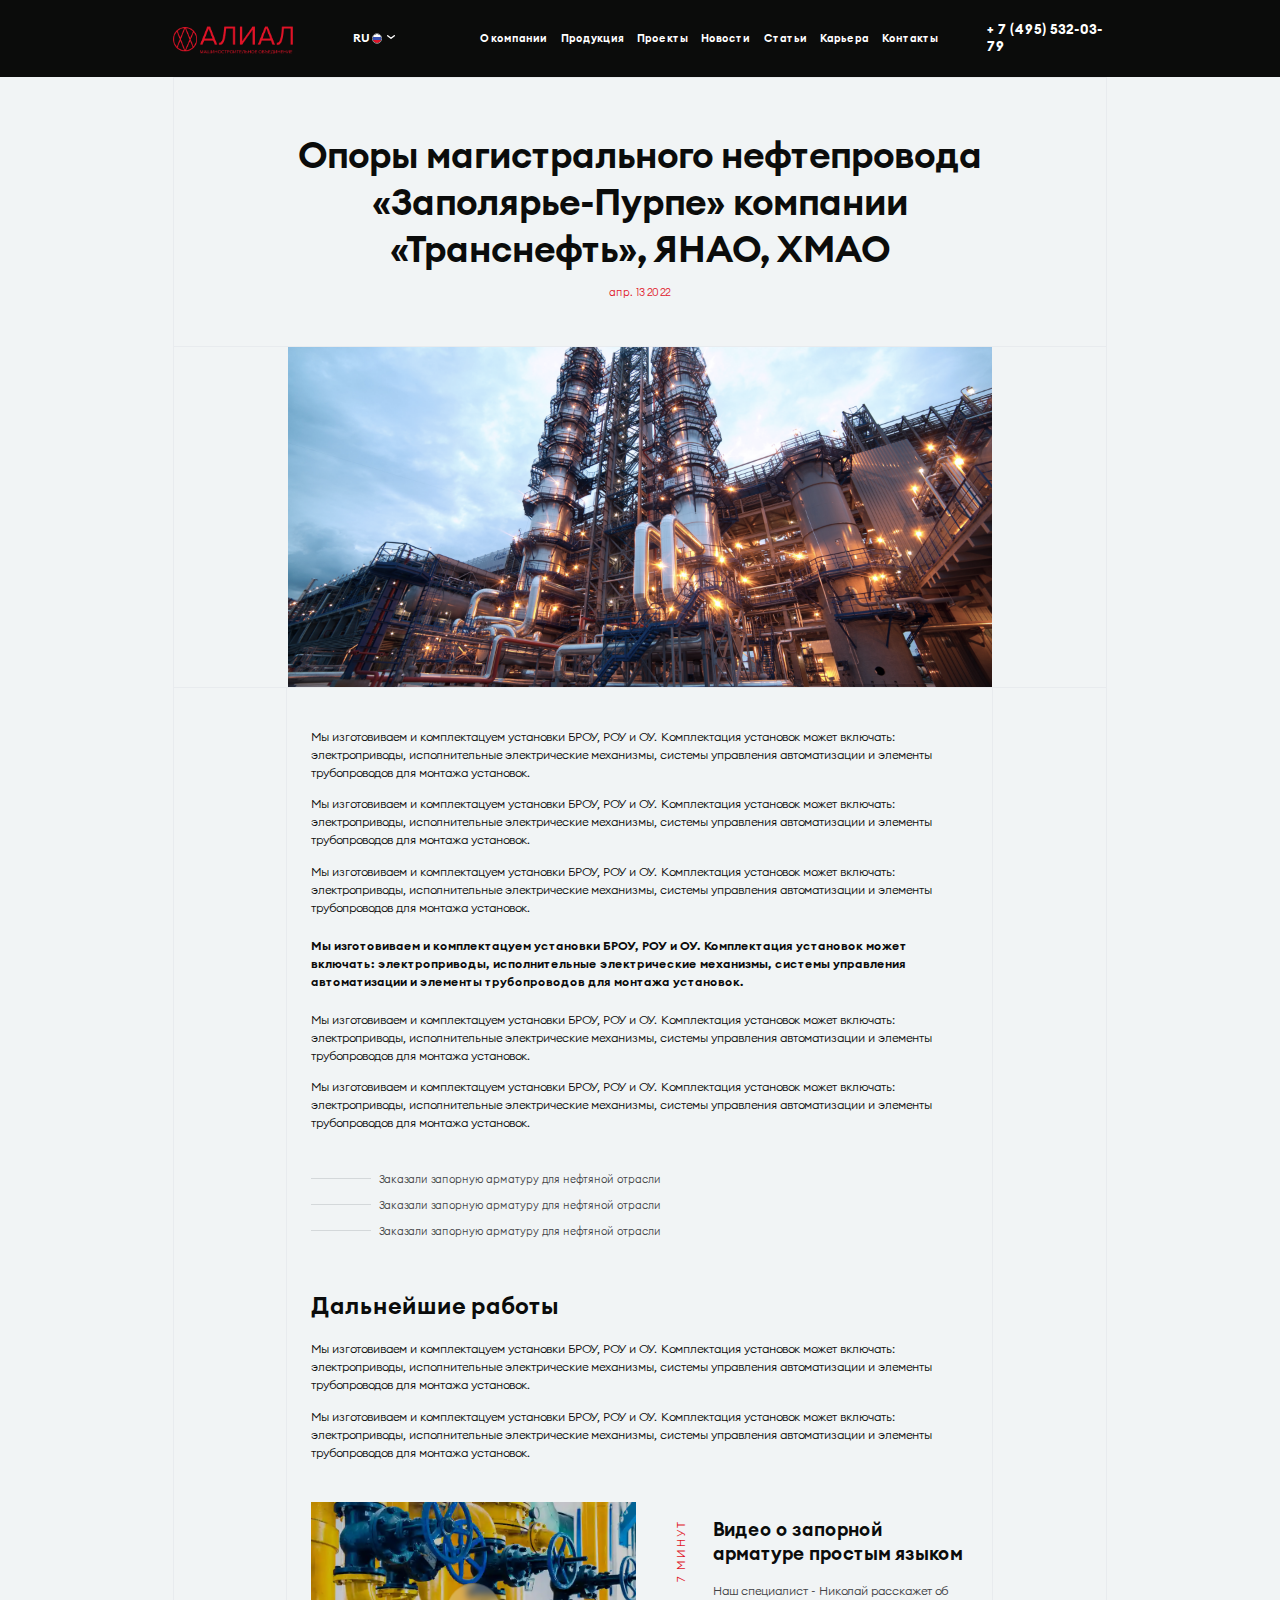
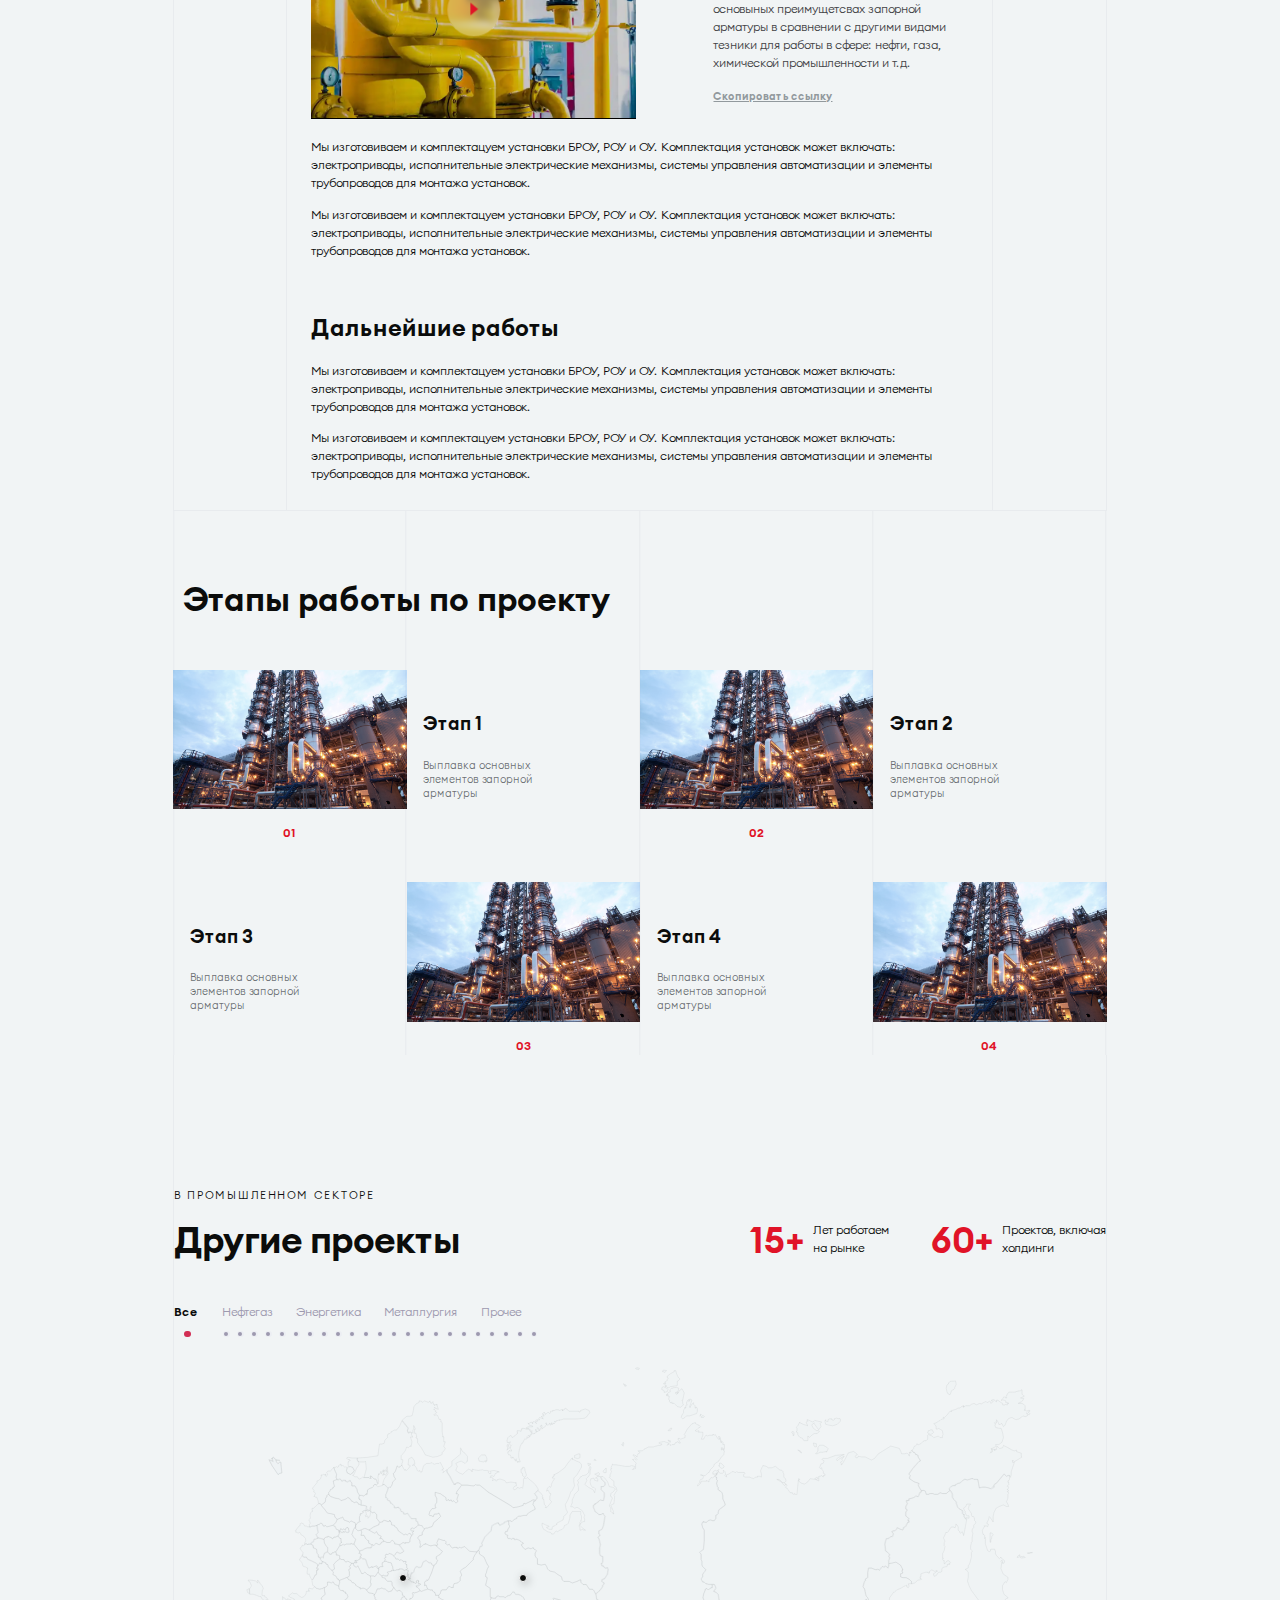
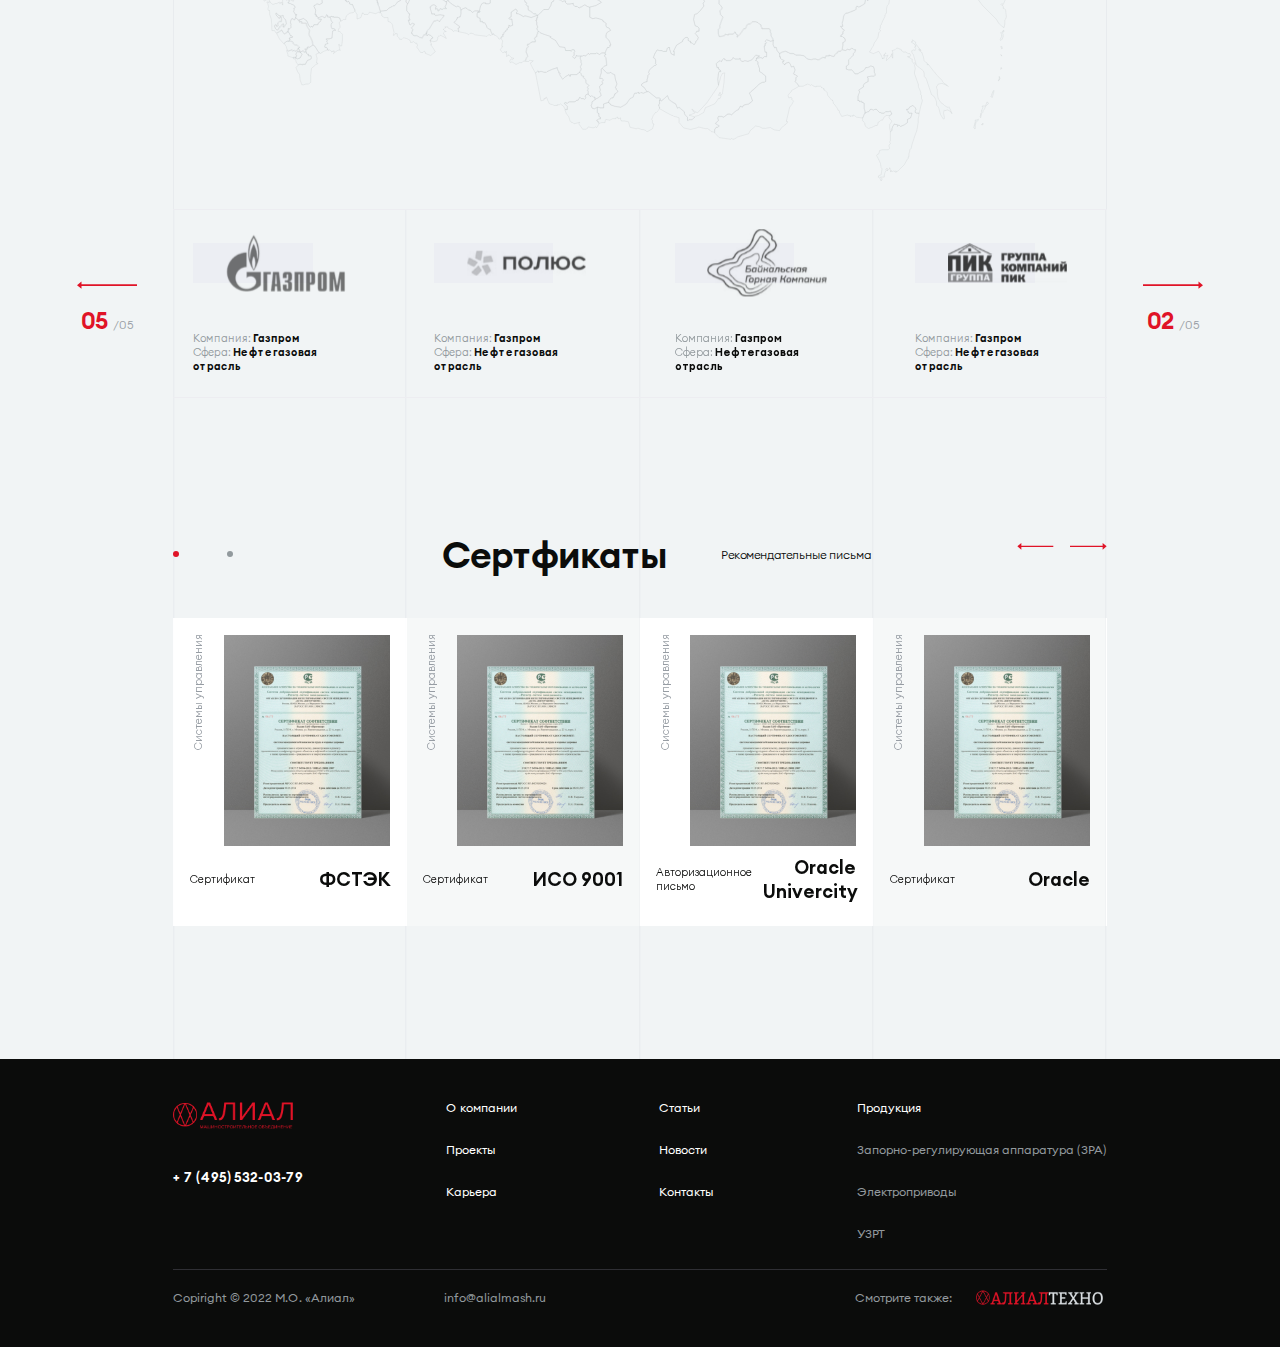
<file: card-project.html>
<!DOCTYPE html>
<html lang="ru">
  <head>
    <meta charset="UTF-8" />
    <meta
      name="viewport"
      content="width=device-width, initial-scale=1.0, shrink-to-fit=no"
    />
    <meta name="description" content="another website" />
    <title>Алиал</title>

    <link rel="stylesheet" href="css/swiper-bundle.css" />
    <link rel="stylesheet" href="font/stylesheet.css" />
    <link rel="stylesheet" href="css/animate.css" />
    <link rel="stylesheet" href="css/style.css" />
  </head>

  <body class="card-project-page">
    <header class="header">
      <div class="container header__container">
        <div class="header__left">
          <div class="header__logo">
            <a href="#">
              <img src="img/logo.png" alt="" />
            </a>
          </div>
          <div class="header__language">
            <div class="header__language-box">
              <span>RU</span>
              <div class="header__language-img">
                <img src="img/icon/ru.svg" alt="" />
              </div>
            </div>
            <div class="header__language-list">
              <div class="header__language-list-box">
                <span>EN</span>
                <div class="header__language-img">
                  <img src="img/icon/en.svg" alt="" />
                </div>
              </div>
            </div>
          </div>
        </div>
        <div class="header__burger">
          <div class="header__burger-icon"></div>
        </div>
        <div class="header__right">
          <ul class="header__lists">
            <li class="header__item"><a href="#">О компании</a></li>
            <li class="header__item"><a href="#">Продукция</a></li>
            <li class="header__item"><a href="#">Проекты</a></li>
            <li class="header__item"><a href="#">Новости</a></li>
            <li class="header__item"><a href="#">Статьи</a></li>
            <li class="header__item"><a href="#">Карьера</a></li>
            <li class="header__item"><a href="#">Контакты</a></li>
          </ul>
          <div class="header__mob mobile">
            <div class="header__mob-contact">
              <strong>+ 7 (495) 532-03-79</strong>
              <span>info@alialmash.ru</span>
            </div>
            <div class="header__mob-another">
              <span>Смотрите также:</span>
              <a class="header__mob-img" href=""><img src="./img/logo-tech.png" alt="" /></a>
            </div>
          </div>
        </div>
        <a class="header__phone-number">+ 7 (495) 532-03-79</a>
      </div>
    </header>

    <main>
      <section class="grid">
        <div class="cell"></div>
        <div class="cell"></div>
        <div class="cell"></div>
        <div class="cell"></div>
      </section>
      <section class="card-project">
        <div class="container">
          <div class="grid-row card-project__title-container">
            <div class="card-project__title title-h1">
              Опоры магистрального нефтепровода «Заполярье-Пурпе» компании
              «Транснефть», ЯНАО, ХМАО
            </div>
            <div class="card-project__date">апр. 13 2022</div>
          </div>
          <div class="grid-row">
            <div class="card-project__img-container">
              <img src="./img/card-project/img1.webp" alt="" />
            </div>
          </div>
          <div class="grid-column"></div>
          <div class="grid-column">
            <div class="card-project__article article">
              <div class="card-project__text-block">
                <p>
                  Мы&nbsp;изготовиваем и&nbsp;комплектацуем установки БРОУ, РОУ
                  и&nbsp;ОУ. Комплектация установок может включать:
                  электроприводы, исполнительные электрические механизмы,
                  системы управления автоматизации и&nbsp;элементы трубопроводов
                  для монтажа установок.
                </p>
                <p>
                  Мы&nbsp;изготовиваем и&nbsp;комплектацуем установки БРОУ, РОУ
                  и&nbsp;ОУ. Комплектация установок может включать:
                  электроприводы, исполнительные электрические механизмы,
                  системы управления автоматизации и&nbsp;элементы трубопроводов
                  для монтажа установок.
                </p>
                <p>
                  Мы&nbsp;изготовиваем и&nbsp;комплектацуем установки БРОУ, РОУ
                  и&nbsp;ОУ. Комплектация установок может включать:
                  электроприводы, исполнительные электрические механизмы,
                  системы управления автоматизации и&nbsp;элементы трубопроводов
                  для монтажа установок.
                </p>
              </div>
              <div class="card-project__text-block">
                <strong>
                  Мы&nbsp;изготовиваем и&nbsp;комплектацуем установки БРОУ, РОУ
                  и&nbsp;ОУ. Комплектация установок может включать:
                  электроприводы, исполнительные электрические механизмы,
                  системы управления автоматизации и&nbsp;элементы трубопроводов
                  для монтажа установок.
                </strong>
              </div>
              <div class="card-project__text-block">
                <p>
                  Мы&nbsp;изготовиваем и&nbsp;комплектацуем установки БРОУ, РОУ
                  и&nbsp;ОУ. Комплектация установок может включать:
                  электроприводы, исполнительные электрические механизмы,
                  системы управления автоматизации и&nbsp;элементы трубопроводов
                  для монтажа установок.
                </p>
                <p>
                  Мы&nbsp;изготовиваем и&nbsp;комплектацуем установки БРОУ, РОУ
                  и&nbsp;ОУ. Комплектация установок может включать:
                  электроприводы, исполнительные электрические механизмы,
                  системы управления автоматизации и&nbsp;элементы трубопроводов
                  для монтажа установок.
                </p>
              </div>
              <div class="card-project__text-block">
                <ul class="article__list">
                  <li>Заказали запорную арматуру для нефтяной отрасли</li>
                  <li>Заказали запорную арматуру для нефтяной отрасли</li>
                  <li>Заказали запорную арматуру для нефтяной отрасли</li>
                </ul>
              </div>
              <div class="card-project__title-h2">Дальнейшие работы</div>
              <div class="card-project__text-block">
                <p>
                  Мы&nbsp;изготовиваем и&nbsp;комплектацуем установки БРОУ, РОУ
                  и&nbsp;ОУ. Комплектация установок может включать:
                  электроприводы, исполнительные электрические механизмы,
                  системы управления автоматизации и&nbsp;элементы трубопроводов
                  для монтажа установок.
                </p>
                <p>
                  Мы&nbsp;изготовиваем и&nbsp;комплектацуем установки БРОУ, РОУ
                  и&nbsp;ОУ. Комплектация установок может включать:
                  электроприводы, исполнительные электрические механизмы,
                  системы управления автоматизации и&nbsp;элементы трубопроводов
                  для монтажа установок.
                </p>
              </div>
              <div class="article-box">
                <div class="article-box--video">
                  <video width="320" height="240" controls>
                    <source src="./video/MxYJEx5Z.mp4" type="video/mp4" />
                  </video>
                  <div class="article-box--img-wrapper">
                    <img src="./img/video.webp">
                  </div>
                  <button class="article-box--btn-play">
                    <div class="article-box--video-overlay">
                      <svg width="13" height="21" viewBox="0 0 13 21" fill="none" xmlns="http://www.w3.org/2000/svg">
                        <path d="M13 10.5L0.848541 20.5L0.848542 0.499999L13 10.5Z" fill="#E01327" />
                      </svg>
                    </div>
                  </button>
                </div>
                
                <div class="article-box-right">
                  <div class="article-box--title">
                    Видео о запорной арматуре простым языком
                  </div>
                  <div class="article-box--text">
                    Наш специалист - Николай расскажет об основыных
                    преимущетсвах запорной арматуры в сравнении с другими видами
                    тезники для работы в сфере: нефти, газа, химической
                    промышленности и т.д.
                  </div>
                  <div class="article-box--link">Скопировать ссылку</div>
                  <div class="article-box--time">7 минут</div>
                </div>
              </div>

              <div class="card-project__text-block">
                <p>
                  Мы&nbsp;изготовиваем и&nbsp;комплектацуем установки БРОУ, РОУ
                  и&nbsp;ОУ. Комплектация установок может включать:
                  электроприводы, исполнительные электрические механизмы,
                  системы управления автоматизации и&nbsp;элементы трубопроводов
                  для монтажа установок.
                </p>
                <p>
                  Мы&nbsp;изготовиваем и&nbsp;комплектацуем установки БРОУ, РОУ
                  и&nbsp;ОУ. Комплектация установок может включать:
                  электроприводы, исполнительные электрические механизмы,
                  системы управления автоматизации и&nbsp;элементы трубопроводов
                  для монтажа установок.
                </p>
              </div>

              <div class="card-project__title-h2">Дальнейшие работы</div>

              <div class="card-project__text-block">
                <p>
                  Мы&nbsp;изготовиваем и&nbsp;комплектацуем установки БРОУ, РОУ
                  и&nbsp;ОУ. Комплектация установок может включать:
                  электроприводы, исполнительные электрические механизмы,
                  системы управления автоматизации и&nbsp;элементы трубопроводов
                  для монтажа установок.
                </p>
                <p>
                  Мы&nbsp;изготовиваем и&nbsp;комплектацуем установки БРОУ, РОУ
                  и&nbsp;ОУ. Комплектация установок может включать:
                  электроприводы, исполнительные электрические механизмы,
                  системы управления автоматизации и&nbsp;элементы трубопроводов
                  для монтажа установок.
                </p>
              </div>
            </div>
          </div>
          <div class="grid-column"></div>
        </div>
      </section>
      <section class="stages">
        <div class="container">
          <div class="stages__title">Этапы работы по проекту</div>
          <ul class="stages-list">
            <li>
              <div class="stages__item">
                <div class="stages__img-container">
                  <img src="./img/card-project/img1.webp" alt="" />
                </div>
                <span>01</span>
              </div>
  
              <div class="stages__item">
                <div class="stages__name">Этап 1</div>
                <p>Выплавка основных элементов запорной арматуры</p>
              </div>
            </li>
            
            <li>
              <div class="stages__item">
                <div class="stages__img-container">
                  <img src="./img/card-project/img1.webp" alt="" />
                </div>
                <span>02</span>
              </div>
  
              <div class="stages__item">
                <div class="stages__name">Этап 2</div>
                <p>Выплавка основных элементов запорной арматуры</p>
              </div>  
            </li>
            
            <li>
              <div class="stages__item">
                <div class="stages__img-container">
                  <img src="./img/card-project/img1.webp" alt="" />
                </div>
                <span>03</span>
              </div>
  
              <div class="stages__item">
                <div class="stages__name">Этап 3</div>
                <p>Выплавка основных элементов запорной арматуры</p>
              </div>
            </li>
           
            <li>
              <div class="stages__item">
                <div class="stages__img-container">
                  <img src="./img/card-project/img1.webp" alt="" />
                </div>
                <span>04</span>
              </div>
    
              <div class="stages__item">
                <div class="stages__name">Этап 4</div>
                <p>Выплавка основных элементов запорной арматуры</p>
              </div>
            </li>
           
            
          </ul>
        </div>
        
      </section>

      <section class="world">
        <div class="container">
          <div class="world__head">
            <div class="world__head-left">
              <span>В промышленном секторе</span>
              <strong>Другие проекты</strong>
            </div>
            <div class="world__head-info">
              <div class="world__head-info-item">
                <strong>15+</strong>
                <span>Лет работаем <br />на рынке</span>
              </div>
              <div class="world__head-info-item">
                <strong>60+</strong>
                <span>Проектов, включая<br />холдинги</span>
              </div>
            </div>
          </div>
          <div class="world-container">
            <div class="world-container-filter">
              <div class="world-container-filter--item active">Все</div>
              <div class="world-container-filter--item">Нефтегаз</div>
              <div class="world-container-filter--item">Энергетика</div>
              <div class="world-container-filter--item">Металлургия</div>
              <div class="world-container-filter--item">Прочее</div>
              <div class="world-container-filter-circle">
                <span class="active"></span><span></span><span></span
                ><span></span><span></span><span></span><span></span
                ><span></span><span></span><span></span><span></span
                ><span></span><span></span><span></span><span></span
                ><span></span><span></span><span></span><span></span
                ><span></span><span class="desktop"></span
                ><span class="desktop"></span><span class="desktop"></span
                ><span class="desktop"></span>
              </div>
            </div>
            <div class="world-container-map">
              <svg
                width="1186"
                height="626"
                viewBox="0 0 1186 626"
                fill="none"
                xmlns="http://www.w3.org/2000/svg"
              >
                <g
                  id="&#208;&#186;&#208;&#176;&#209;&#128;&#209;&#130;&#208;&#176;"
                >
                  <path
                    id="Vector"
                    d="M453.039 300.639L450.696 297.097L444.842 298.278L438.987 297.098V288.835L436.646 286.475L435.474 284.115V280.573L436.646 278.212L437.816 277.032L435.474 274.671H434.304L433.133 273.491V272.311H430.791L429.621 273.491H428.449L424.937 272.31L422.595 273.491L420.253 274.671L416.741 271.13L414.398 267.59L416.741 266.409L417.911 265.229L415.569 264.049L414.398 262.869L410.886 260.509L407.373 259.328H406.203L405.031 260.509L403.861 259.328V258.147H401.518L399.177 259.328L398.006 258.147H394.493L393.323 255.787L394.493 253.426L390.981 252.246L389.81 249.885L390.981 247.524H393.323L394.493 243.984L396.835 240.442V239.262L395.665 236.901V234.54L394.494 231L392.152 232.18L388.639 233.36V234.54L386.298 235.721L383.955 236.901L381.613 238.082L380.443 235.721V234.54H378.101L375.76 235.721H374.588L373.418 236.901L371.075 238.081L369.905 239.261L368.734 246.344L364.05 251.064L359.367 255.786L357.025 260.508L354.683 265.228V266.408L355.855 267.59L354.683 269.95H352.342L351.171 273.491L350 275.852V277.032L351.171 278.213V281.753L354.683 284.115L358.196 286.475L361.708 294.737L362.88 297.098L365.222 300.639L362.88 305.36L361.708 310.082L360.538 312.442V315.984L362.88 317.164V319.524L361.71 324.246L360.538 328.967L364.051 331.328L367.563 333.689V346.672L368.735 347.853L372.247 349.033H375.76L376.931 346.671L379.273 345.491H380.443L381.613 346.671H387.468L389.811 347.853H390.981L392.153 346.671L393.323 345.491L398.006 344.311L400.348 340.771L401.519 339.59H403.861L405.031 341.951L406.203 343.131H409.715L413.228 344.311L414.399 345.491H415.569L416.741 346.671L419.083 350.213L420.253 354.935H421.424L422.595 356.115V357.295L421.424 358.475L423.766 360.836H424.936V366.738L427.278 367.918L430.791 370.278L431.962 371.459L433.133 372.639H436.646L438.987 375L443.671 370.278L448.354 365.557H455.379L458.892 359.655L460.063 354.935L461.234 353.754H462.404L463.576 351.393L462.404 349.033L463.576 347.853L464.746 349.033L469.429 350.213L474.113 351.393L475.284 352.573L476.455 353.753L478.797 352.573H481.139V354.935L483.481 357.295H488.164L492.847 356.115V358.475L495.189 360.836H498.702L499.873 362.016L502.214 363.197L503.386 362.016H504.556L508.069 359.655L510.411 358.475L513.924 360.836L517.437 362.016L526.804 359.656L535 354.935L532.657 352.574L527.975 350.213L526.804 341.95L524.462 337.229L522.12 334.868H517.436L515.094 331.328L512.752 327.786H508.069L504.556 324.246V320.704H503.386L498.702 323.064L491.677 325.426L489.335 324.246L486.993 323.066H478.797L476.455 320.704L475.284 315.984L469.429 312.442L464.746 308.901L458.892 307.721L456.551 306.54L454.208 304.18L453.039 300.639Z"
                    fill="#ECEEF3"
                    fill-opacity="0.25"
                    stroke="#92999D"
                    stroke-opacity="0.2"
                  />
                  <path
                    id="Vector_2"
                    d="M153.074 242.509L152.241 241L151.26 242.29L149.855 242.989L149.428 245.235L146.207 243.872L144.694 245.294L142.592 243.064L141.988 245.43L140 246.011L140.565 248.685L142.222 247.48L143.482 249L146.182 248.868L146.918 247.258L147.826 248.718L149.732 247.735L151.602 248.959L154.546 248.717L155 246.863L154.107 244.077L154.469 242.984C153.593 243.095 153.49 242.83 153.075 242.508L153.074 242.509Z"
                    fill="#ECEEF3"
                    fill-opacity="0.25"
                    stroke="#92999D"
                    stroke-opacity="0.2"
                  />
                  <path
                    id="Vector_3"
                    d="M160.6 151.2L157.001 150L152.201 151.2L151 155.999L152.201 159.6L157.001 162L160.6 159.6L163 155.999L160.6 151.2Z"
                    fill="#ECEEF3"
                    fill-opacity="0.25"
                    stroke="#92999D"
                    stroke-opacity="0.2"
                  />
                  <path
                    id="Vector_4"
                    d="M360.376 132.52H354.522L349.838 137.194L351.008 141.87L356.863 143.039H358.034L359.205 141.87H360.376L361.547 140.701V141.87L360.376 143.039H361.547L362.717 141.87V137.194L360.376 132.52ZM414.239 159.403L416.581 160.571V164.078L420.094 166.416L422.436 162.909L421.265 159.403L420.094 155.896V153.559L418.923 151.22H416.581V153.559H414.239V159.403ZM381.453 158.234L377.94 157.065L373.256 155.896L367.402 157.065L368.572 158.234V160.571H366.231L365.06 159.403V158.234L366.231 157.065L362.717 155.897H358.034L356.863 154.728L349.838 155.897L342.812 154.728L341.641 153.559V154.728H340.47V158.234L339.299 155.897L336.958 154.728L335.786 153.559L331.103 157.065L326.419 161.741L320.564 159.403L315.88 155.897L317.052 152.39L318.222 150.053L317.052 147.714L315.88 145.377L320.564 143.039L324.077 141.87L329.932 145.377L331.103 144.208L332.274 143.04V141.87H333.444V134.857L329.931 130.183L325.248 126.676L324.077 123.169L322.906 122V131.351L315.88 137.194L310.026 141.87V148.883L305.342 152.39L303 154.727V158.234L307.684 165.247L311.197 172.26L312.368 174.598L313.539 175.767V176.936H315.88V175.767L318.222 174.598H320.564L322.907 175.767L325.249 178.104H333.444L342.813 179.273L345.154 178.104L346.325 176.936L347.496 178.104H352.18L358.035 182.78L365.06 188.624L400.188 209.663L401.359 210.831L402.53 212L409.556 210.831L417.752 208.494V207.325L418.923 204.987L420.094 206.156H421.265L423.606 204.987L425.949 203.818L428.291 202.65L430.633 201.481L431.803 200.313H434.145L436.41 201.194L438.83 197.974V195.637L437.658 194.468L435.316 190.961L436.487 189.793L437.658 188.624L440 186.286V183.948L436.487 178.104L431.803 173.43L425.949 168.754L424.778 167.585L423.607 166.417L422.436 167.585L421.266 168.754L420.094 167.585H418.924L417.752 168.754V175.767L416.582 182.78L415.411 181.611H414.24L411.898 182.78L409.557 181.611H408.385L407.215 183.948L403.702 185.118L402.531 182.78L403.702 180.442L406.043 179.274H407.215V176.936L406.043 174.598H407.215L399.018 173.43L391.993 174.598L389.651 171.091L382.624 168.754L377.941 169.923V171.091L376.77 172.26L375.599 169.923H373.258L372.087 171.091H370.916L372.087 169.923V167.584L369.745 166.416H367.403L368.574 165.247V164.078H370.915L373.258 165.247L374.429 162.909L375.6 160.571H376.77L377.942 159.403V158.234H381.454H381.453Z"
                    fill="#ECEEF3"
                    fill-opacity="0.25"
                    stroke="#92999D"
                    stroke-opacity="0.2"
                  />
                  <path
                    id="Vector_5"
                    d="M184.742 217.37L185.903 216.185L182.42 215L181.258 216.185L182.42 217.37H184.742ZM192.872 218.555H191.71L190.549 219.741L187.065 217.37V222.112L185.904 225.667L183.58 228.037V224.482L180.097 225.667L178.935 224.482L180.097 223.297H181.258L180.097 216.186H177.775L175.451 217.371L176.613 218.556L175.451 219.741L174.29 220.926H171.968V223.297L170.807 225.667V231.593L171.968 232.778L168.483 233.963L165 238.704V243.445L168.483 247L173.129 245.815L178.935 243.445L184.742 245.815L191.71 241.074L199.839 237.519V236.334L201 233.963L196.355 228.037V222.112L192.872 218.556V218.555Z"
                    fill="#ECEEF3"
                    fill-opacity="0.25"
                    stroke="#92999D"
                    stroke-opacity="0.2"
                  />
                  <path
                    id="Vector_6"
                    d="M301.622 353.17V356.68L299.266 361.359L300.444 362.529L301.622 363.698H296.911L295.733 364.868H294.555L292.2 363.698L291.022 366.038L289.845 367.208H288.666V364.868L287.489 363.698L285.134 364.868V362.529L286.311 360.188L282.778 357.849L279.245 359.019L278.067 360.188V361.358H276.889V362.528L279.245 370.717V371.887H283.955V373.057L285.134 374.226L292.2 373.057L298.089 374.226L295.733 377.736L292.2 381.245L291.022 383.585L289.845 382.415L288.666 381.245H287.489L285.134 382.415H282.778L279.245 388.264L275.711 394.113L274.534 395.283L272.178 397.623V399.962H271V401.132L272.178 402.302V404.642H273.355L274.534 403.472L278.066 404.642L281.6 408.151L279.245 409.321L276.889 412.83H278.066L282.777 414L287.489 412.83L288.666 409.321V406.981L289.845 405.812H291.022L292.2 404.642H293.377L298.088 406.981L301.622 409.321L299.266 404.642L296.91 401.132L299.266 398.793H301.622L299.266 397.623L296.91 395.283H298.088L299.265 394.113L300.444 392.943L299.265 391.774H303.977V392.943L305.154 394.113L308.688 395.283L311.044 396.453V397.623L312.221 398.793L313.399 397.623H316.933L320.466 398.793V397.623V396.453L319.289 394.113L321.645 392.943V390.604L318.111 388.264L313.4 384.755L315.755 382.415L316.934 381.245L318.111 378.906V377.736H319.289L320.466 376.566H322.822L324 371.887V366.038L322.822 363.698V362.529L321.645 361.359L319.289 360.19H318.111L316.934 361.359L311.045 357.849L305.155 353.17V352H302.8L301.622 353.17Z"
                    fill="#ECEEF3"
                    fill-opacity="0.25"
                    stroke="#92999D"
                    stroke-opacity="0.2"
                  />
                  <path
                    id="Vector_7"
                    d="M210.286 320.667L209.115 318.334L204.428 317.167V314.833L200.915 312.5L198.572 309L193.886 316L191.542 314.833H186.857L188.028 319.5L186.857 324.167L188.028 326.5V328.834L184.514 333.5L181 335.834L184.514 340.501L191.542 341.667L192.714 342.834V344L195.057 340.5L197.4 334.667H200.915L203.257 333.5H204.428L206.772 334.667H209.115L211.458 337L214.972 339.333L216.143 338.167H218.486L220.829 334.667L222 332.333L219.657 328.834V325.334L218.486 323.001H212.629L210.286 320.667Z"
                    fill="#ECEEF3"
                    fill-opacity="0.25"
                    stroke="#92999D"
                    stroke-opacity="0.2"
                  />
                  <path
                    id="Vector_8"
                    d="M398.167 343.656L393.501 344.82L392.333 345.984L391.167 347.147H390L387.667 345.984H381.833L380.667 344.82H379.5L377.167 345.984L376 348.312H372.501L369.001 347.147V348.312L367.834 350.64V355.296L365.501 356.459H360.834V355.296H357.334L355.001 356.459L352.668 361.115L351.5 366.934V368.099H352.668L351.5 369.263H349.166L348 371.59V376.246L350.333 377.41L352.667 378.574V383.23H356.167V384.393L357.333 385.557L358.5 384.393L359.666 385.557L362 389.049L363.167 392.541L364.333 393.704L366.667 394.868H367.833L369.001 398.36L371.334 403.016H372.5V401.853L373.667 403.016V404.18H374.833L377.167 405.344L379.5 407.671L380.667 410H383L384.166 408.836V406.508H385.334L387.666 405.345L386.5 404.181V403.016H387.666L388.833 401.853L387.666 400.689L388.833 399.525L391.166 398.361V397.198L392.333 396.034H393.499V393.705L394.666 392.542H395.833V389.05L398.166 390.214L401.666 389.05L400.499 380.902V379.738H397L395.834 378.575L397 377.411L399.333 376.247V369.264L402.834 366.935L406.334 364.608L407.5 365.771L408.667 368.099L407.5 369.263V371.591H409.833L412.167 372.755L414.501 373.919L418 376.247L419.168 375.082H421.501L429.667 377.41L439 373.919L436.667 371.59H433.166L432 370.426L430.833 369.263L427.334 366.934L425 365.77V359.951H423.833L421.5 357.623L422.666 356.459V355.296L421.5 354.131H420.333L419.167 349.476L416.833 345.984L415.666 344.82H414.5L413.333 343.656L409.833 342.492H406.333L405.167 341.329L404 339H401.666L400.499 340.164L398.166 343.656H398.167Z"
                    fill="#ECEEF3"
                    fill-opacity="0.25"
                    stroke="#92999D"
                    stroke-opacity="0.2"
                  />
                  <path
                    id="Vector_9"
                    d="M134.261 256.216H132.37L132.015 257.388L130.715 258.561H129.769L129.178 257.388L126.341 256.216L123.62 255.044H123.266L122.793 256.216H120.429L118.419 257.388L117.828 258.561L117 259.732L117.828 265.591L120.429 270.28L121.729 271.452L122.912 272.623L122.675 274.968L122.793 278.484L124.803 280.828L126.339 282H128.586L129.059 280.828L130.005 279.656H131.897L133.434 278.485H135.326L141.119 269.108L141.002 266.764L142.839 264.355H144L142.775 263.248V262.076L142.792 259.715L142.839 258.528H141.079L138.569 255L137.1 255.044L135.444 256.216H134.261Z"
                    fill="#ECEEF3"
                    fill-opacity="0.25"
                    stroke="#92999D"
                    stroke-opacity="0.2"
                  />
                  <path
                    id="Vector_10"
                    d="M358.544 286.574L355.059 284.225L351.574 281.874V278.351L350.412 277.175V276L348.088 277.175V278.351L344.603 283.05L342.28 287.75V290.1L336.471 295.975L330.662 301.85L328.338 303.025L326.015 304.2L322.529 307.724L324.853 313.599L322.529 317.124V321.824L319.045 325.35L313.235 326.524L312.074 330.049V332.4H308.589L306.265 330.049L303.942 332.4L301.618 335.924H295.809L293.486 337.1V338.275L292.323 341.799L290 344.15V347.674H291.162L292.323 348.849L296.97 351.2L300.456 353.549H301.617L302.779 352.375H305.103V353.549L310.912 358.25L316.72 361.775L317.882 360.599H319.044L321.367 361.775L322.529 362.95V364.125L323.69 366.475L327.176 364.125L330.662 362.95L332.985 364.125L335.309 366.475H337.632L338.794 367.649L341.118 370L344.602 367.649H350.411L349.249 370H351.574L352.735 368.825H351.574V367.65L352.735 361.775L355.058 357.075L357.382 355.9H360.867V357.075H365.514L367.838 355.9V351.2L369 348.85V347.675L367.838 346.501V333.575L364.353 331.225L360.867 328.875L362.03 324.175L363.191 319.475V317.125L360.867 315.95V312.425L362.03 310.075L363.191 305.375L365.514 300.674L363.191 297.15L362.03 294.799L358.544 286.574Z"
                    fill="#ECEEF3"
                    fill-opacity="0.25"
                    stroke="#92999D"
                    stroke-opacity="0.2"
                  />
                  <path
                    id="Vector_11"
                    d="M160.058 267.154L157.705 266V267.154L150.712 267.085L148.294 268.307H147.142L145.941 267.154L144.764 268.307L142.411 269.461H140.764L135 278.692L135.824 281V283.308H138.412L141.118 284.461L140.765 286.77L141.235 289.077L143.589 290.231H147.118L148.295 292.539L149.471 293.693H151.824L153.001 292.539L158.882 296H161.235L162.178 295.539L163.589 294.846V293.691L164.765 294.845H167.117L165.942 292.537L163.622 291.9L165.942 291.384H168.294L169.47 290.231L171.824 289.077V285.615L173 284.461V282.153L170.647 281H169.47L170.647 279.846V277.538L165.942 271.769L162.411 267.154H160.058Z"
                    fill="#ECEEF3"
                    fill-opacity="0.25"
                    stroke="#92999D"
                    stroke-opacity="0.2"
                  />
                  <path
                    id="Vector_12"
                    d="M117.117 259.307L112.412 258.154L107.706 257L107.236 258.154H106.411L103.823 259.307H101.941L101.47 260.461L101.118 262.768L98.294 263.923L97 266.231L98.5294 267.384L100.529 268.538V272L103.588 273.154L105.823 274.307L105.94 276.616L106.176 280.077L107.352 281.231L108.529 282.384L108.176 283.538V285.846H109.941L110.294 287H111.118L115 285.846L116.413 287L116.765 284.693L116.647 283.538L117.236 282.384L117.941 280.077L122.883 277.768L122.765 274.307L123 271.999L121.824 270.845L120.53 269.692L117.941 265.076L117.116 259.306L117.117 259.307Z"
                    fill="#ECEEF3"
                    fill-opacity="0.25"
                    stroke="#92999D"
                    stroke-opacity="0.2"
                  />
                  <path
                    id="Vector_13"
                    d="M438.836 374.353L429.53 377.859L421.387 375.521H419.06L417.897 376.69L414.407 374.352L412.081 373.183L409.754 372.014H407.427V369.676L408.591 368.507L407.427 366.169L406.264 365L402.774 367.338L399.285 369.676V376.69L396.958 377.859L395.794 379.028L396.958 380.197H400.447V381.366L401.611 389.549L398.121 390.718L395.794 389.549V393.057H394.631L393.468 394.225V396.563H392.304L391.141 397.732V398.901L388.815 400.071L387.651 401.239L388.815 402.408L387.651 403.577H386.489V404.746L387.653 405.915L385.327 407.083H384.163V409.422L386.489 412.928L385.327 418.774V421.112H386.489L383 425.787L384.163 428.126L385.327 429.295L386.489 430.464H387.651L388.815 429.295H389.978V430.464H391.141V429.295L392.304 428.126V436.309L394.631 435.14V433.971L396.958 435.141L399.285 437.479L400.447 438.647H402.774V439.816L401.611 440.985L399.285 439.816L396.958 443.324L398.121 445.661L400.447 444.493L406.264 448H407.427L412.08 445.661H415.57L417.897 443.324H420.224L421.387 439.816L422.551 437.479L423.713 436.31V435.141L422.551 431.634L421.387 429.295L422.551 423.451L424.877 421.112L423.713 419.943V417.606H426.04L428.366 415.267L430.694 414.098H435.347V411.761L434.183 409.422L435.347 407.084L437.673 405.916V403.577L438.836 401.239V400.071L440 397.732L438.836 396.563L437.673 394.225L438.836 393.057V390.718L437.673 388.38V383.704L436.51 382.535V381.366H437.673V377.859H438.836V374.353Z"
                    fill="#ECEEF3"
                    fill-opacity="0.25"
                    stroke="#92999D"
                    stroke-opacity="0.2"
                  />
                  <path
                    id="Vector_14"
                    d="M149.61 171.53V170.354H146.101L143.763 171.53L142.594 169.177L140.956 168L138.734 169.177H136.863L131.016 171.53L131.835 176.236L133.005 179.765L131.952 180.941H130.549L130.432 182.117L130.198 183.294L126.69 184.471L126.105 186.823L124 189.177L124.233 191.529L125.754 193.883L127.391 195.059L133.94 197.412L140.373 198.588L142.595 200.941H143.764L147.272 199.765L150.781 198.589L151.95 197.412L153.12 196.235L156.627 198.589L158.966 202.118H160.136L161.305 203.294L163.644 204.471L164.814 203.294H165.983L168.321 204.471L169.491 206.824H170.66L173 208V200.941L171.83 199.765H170.659V198.589H169.49V196.235L170.659 192.707L168.32 189.177L167.152 186.824V183.294L164.813 180.942V179.766L163.643 178.588H158.965V173.883L157.796 172.707L156.626 171.53V170.354L154.288 171.53L151.949 172.707L149.61 171.53Z"
                    fill="#ECEEF3"
                    fill-opacity="0.25"
                    stroke="#92999D"
                    stroke-opacity="0.2"
                  />
                  <path
                    id="Vector_15"
                    d="M134.861 279.001H133.007L131.501 280.168H129.648L128.722 281.334L128.258 282.501H126.058L124.552 281.334L122.583 279L117.719 281.334L117.024 283.667L116.444 284.834L116.56 286L116.212 288.333L114.823 287.166L111 288.333L111.696 290.667L113.896 293L117.139 294.166L119.92 295.333V296.501H119.803L120.845 297.667H122.236L123.278 300L122.931 301.166L125.827 303.501L128.954 307L131.155 305.833L133.008 304.667L131.849 297.667L135.903 293L141 289.501L140.536 287.166L140.885 284.834L138.221 283.667H135.671V281.333L134.861 279.001Z"
                    fill="#ECEEF3"
                    fill-opacity="0.25"
                    stroke="#92999D"
                    stroke-opacity="0.2"
                  />
                  <path
                    id="Vector_16"
                    d="M101.235 270.69V269.518L99.2361 268.345L97.7067 267.173H93.0003L92.1761 268.345L90.0585 266L87.8233 268.344L86.6469 269.517L84.5293 268.344L84.1764 269.517L83.9411 270.689L81 273.034L82.9992 276.551L85.7049 280.069L85.3521 281.241L84.7639 282.413H85.3521L85.7049 283.586H85.1183L84.5302 284.759L86.7654 287.103H91.0006L92.0593 289.448L93.3533 290.621L98.8825 292.966L105.941 296.483L106.999 297.656L108.059 300L109.706 297.656L110.999 295.31L112.529 296.482H114.294V295.31L115 294.138L114.765 292.966L112.53 290.621L111.824 288.276H110.999L110.646 287.103H108.882V284.759L109.235 283.586L108.059 282.413L106.882 281.241L106.646 277.724L106.529 275.379L104.294 274.207L101.235 273.034V270.689L101.235 270.69Z"
                    fill="#ECEEF3"
                    fill-opacity="0.25"
                    stroke="#92999D"
                    stroke-opacity="0.2"
                  />
                  <path
                    id="Vector_17"
                    d="M350.12 367.649H344.321L340.841 369.973L338.521 367.649L337.361 366.487H335.04L332.72 364.162L330.4 363L326.921 364.162L323.44 366.487V372.297L322.28 376.946H319.96L318.8 378.108H317.64V379.27L316.48 381.595L315.32 382.757L313 385.08L317.64 388.567L321.12 390.891V393.216L318.8 394.378L319.96 396.702V399.027L325.76 400.189L331.56 401.351L333.881 402.513L335.04 403.675L336.201 402.513L337.36 401.351H339.68L343.16 402.513L344.32 403.675L353.601 404.838L362.881 406L364.04 404.838L365.201 403.675H366.36L368.68 404.838L369.841 403.675H371L368.68 399.027L367.521 395.54H366.36L364.04 394.378L362.881 393.216L361.72 389.729L359.399 386.242L358.24 385.08L357.079 386.242L355.92 385.08V383.919H352.439V379.271L350.119 378.108L347.799 376.946V372.298L348.96 369.973L350.12 367.649Z"
                    fill="#ECEEF3"
                    fill-opacity="0.25"
                    stroke="#92999D"
                    stroke-opacity="0.2"
                  />
                  <g id="Vector_18">
                    <path
                      d="M39.5492 137.183L40.9365 136L39.5492 137.183L38.2775 138.364H38.3932L39.5492 137.183ZM50.9943 140.728L44.4047 139.546L42.7861 137.183L40.9365 136L39.5492 137.183L38.3932 138.364H38.8555L40.1272 141.909L37.4682 140.728L34 139.546L38.8555 149L44.4047 157.273L47.6417 162H48.6821L49.9537 160.818L54 159.637L52.9596 151.364L52.6129 147.818L52.4972 144.273L51.9192 143.092H50.4163L49.1446 144.273L47.8729 145.455L45.792 143.091L44.9821 140.728H50.9936H50.9943Z"
                      fill="#ECEEF3"
                      fill-opacity="0.25"
                    />
                    <path
                      d="M44.3164 140.038L45.3731 140.228H44.9821H44.2821L44.5091 140.89L45.3191 143.253L45.3512 143.347L45.4167 143.421L47.4976 145.785L47.837 146.171L48.2133 145.821L49.485 144.64L50.6128 143.592H51.6072L52.001 144.397L52.1131 147.835L52.1136 147.851L52.1152 147.867L52.462 151.413L52.4618 151.413L52.4635 151.427L53.4507 159.276L49.8135 160.338L49.7 160.372L49.6133 160.452L48.4857 161.5H47.9053L44.8199 156.995L44.8172 156.991L39.2869 148.746L35.0101 140.418L37.2857 141.194L39.9241 142.366L40.9926 142.841L40.5978 141.74L39.3261 138.195L39.3078 138.144L39.8908 137.548L40.9791 136.621L42.4311 137.549L43.9922 139.828L44.1104 140.001L44.3164 140.038Z"
                      stroke="#92999D"
                      stroke-opacity="0.2"
                    />
                  </g>
                  <path
                    id="Vector_19"
                    d="M39.5492 137.183L40.9365 136L39.5492 137.183ZM39.5492 137.183L38.2775 138.364H38.3932L39.5492 137.183ZM50.9943 140.728L44.4047 139.546L42.7861 137.183L40.9365 136L39.5492 137.183L38.3932 138.364H38.8555L40.1272 141.909L37.4682 140.728L34 139.546L38.8555 149L44.4047 157.273L47.6417 162H48.6821L49.9537 160.818L54 159.637L52.9596 151.364L52.6129 147.818L52.4972 144.273L51.9192 143.092H50.4163L49.1446 144.273L47.8729 145.455L45.792 143.091L44.9821 140.728H50.9936H50.9943Z"
                    fill="#ECEEF3"
                    fill-opacity="0.25"
                    stroke="#92999D"
                    stroke-opacity="0.2"
                  />
                  <path
                    id="Vector_20"
                    d="M203.483 254.819L201.138 253.637L198.793 252.455L197.621 250.091L196.448 247.728L195.276 248.909L192.931 250.091L184.724 245.363L178.861 243L173 245.363L174.172 248.909L173 253.637H177.69L178.861 256.001L180.034 258.364L183.551 261.91H184.724V265.455L187.069 266.637L189.414 267.818H190.586L191.758 269L192.931 267.818L195.276 265.455L197.621 266.637L199.966 267.818L202.31 266.637L203.483 264.272L205.828 263.091H207V261.909L204.655 258.363H201.138L202.31 257.181L203.482 254.818L203.483 254.819Z"
                    fill="#ECEEF3"
                    fill-opacity="0.25"
                    stroke="#92999D"
                    stroke-opacity="0.2"
                  />
                  <path
                    id="Vector_21"
                    d="M98.8313 239.713L97.6489 240.893H92.8017L90.555 239.713H88.0713L86.0619 236.178L82.5147 235L81.4506 236.178L81.0959 238.535L80.3865 239.713H79.558L77.7844 242.071L75.8926 244.428L74.8284 246.786H74L74.946 247.964L74.7095 249.142H75.419L78.3751 250.321L80.6217 249.142L81.6858 250.321L82.3953 252.678L84.6419 253.857L86.5338 255.035L89.3716 258.57L89.7263 262.106L88.1894 264.464L87.9528 268L90.1988 265.641L92.3272 267.998L93.1557 266.82H97.8853L99.186 264.463L102.024 263.285L102.378 260.927L102.851 259.748H104.743L107.345 258.57H108.173L108.645 257.392L105.926 252.677L107.109 251.499L109 249.141L107.818 243.25L107.109 238.535L102.97 239.713H98.8313Z"
                    fill="#ECEEF3"
                    fill-opacity="0.25"
                    stroke="#92999D"
                    stroke-opacity="0.2"
                  />
                  <path
                    id="Vector_22"
                    d="M133.595 377.167H132.082L130.801 376L130.568 377.167H130.335L129.405 376H127.892L125.914 377.167L127.077 379.499L127.776 383L129.173 384.167L130.103 385.333L128.591 386.499L127.543 388.834L127.893 392.333L129.056 394.667H132.082L134.526 397H132.547L129.987 398.167L129.405 404L128.94 408.667L124.75 409.834H120.444L120.676 411L121.84 412.166L121.374 413.333L121.025 414.499L122.189 415.667L123.004 416.834L119.047 418L118 421.499L118.465 422.667H120.794L121.609 423.834L122.424 425V426.166H123.587L123.355 427.333H124.403L125.101 426.166L128.476 428.499L128.592 429.667H128.709L129.989 428.499H130.569L130.336 429.667L131.152 428.499L132.316 427.333L133.014 428.499L132.898 429.667L131.967 430.833L131.502 432L132.898 430.833L134.294 429.667L137.553 427.333L140.928 426.166L141.51 427.333L139.416 418H140.112L141.508 420.333H143.836L145 412.166V402.832L142.671 400.499L140.81 398.167L139.646 399.333L138.482 398.167L139.53 394.666L141.507 392.333L141.042 388.832L139.878 385.332L142.671 382.999L141.507 380.666L140.809 378.332L137.318 377.165H133.595V377.167Z"
                    fill="#ECEEF3"
                    fill-opacity="0.25"
                    stroke="#92999D"
                    stroke-opacity="0.2"
                  />
                  <path
                    id="Vector_23"
                    d="M967.458 303.352L965.115 301.014L963.943 299.845L962.772 301.014L961.601 302.182L960.43 301.014H959.258L956.915 303.351L954.572 306.858L953.401 305.69L952.23 304.521L951.059 305.69H948.715L942.858 303.351H938.173L937.001 310.365V317.379L935.83 318.548L933.487 319.717V322.054L932.315 323.223V324.393L931.145 325.562V326.73L929.973 331.406L932.315 334.913L933.487 340.757L934.658 345.434L937.002 347.771L938.173 351.278L937.002 352.447L934.658 350.109L933.487 351.277V352.447L932.315 357.123L926.459 360.629L924.116 361.798H922.943L920.601 360.629L919.429 362.968V365.306L918.257 366.474L912.4 368.812L906.543 371.15H904.2L901.857 373.488L900.686 375.826L899.515 382.84L898.344 386.346L899.515 391.022H896L898.344 394.53L901.857 396.867L900.687 398.036L899.515 399.205V402.712L897.172 403.881L896.001 406.218H898.344L899.515 407.388L901.857 408.557L903.029 410.894V413.233L901.857 414.402L899.515 415.57V420.246L898.344 426.091L903.029 427.26L906.543 424.922L907.715 426.091H908.886L911.229 424.922L912.4 423.754L914.743 424.922L915.914 426.091H918.258L917.086 429.597L914.743 431.936V434.273L912.4 436.612L910.058 438.95L908.886 440.118L907.715 441.288V448.302L904.2 450.639V455.315L907.715 456.484H912.4L914.743 458.822L917.086 462.329H921.774L922.944 461.16L925.287 459.991L929.973 457.653L932.317 455.315L933.487 452.977H935.83L939.345 451.808L940.516 450.639H941.688L942.731 450.987L945.201 451.808L946.373 455.315V459.99L947.544 462.329V464.666L946.373 465.835H941.688L935.83 467.005L937.002 469.342V474.018L934.659 475.187L932.315 476.356L931.145 477.525L929.973 479.862V482.201L926.459 484.538L922.943 486.876L924.114 489.214V490.383L922.943 492.721L921.772 496.228V503.241L922.943 502.073L924.114 503.241V504.41H925.286L926.457 503.241L927.629 504.41V505.579H928.8L931.143 506.748V514.93L932.314 518.437V521.944L937 519.606H938.172L939.343 518.437L940.515 516.099H942.857L945.2 517.268L947.543 516.099H949.886L951.058 517.268L954.571 520.775H955.743L958.086 521.944H961.601L963.943 519.607H965.114H968.629L970.972 518.437L972.144 520.776L973.314 523.113L969.8 525.452L968.629 527.789L969.8 530.128L970.972 531.297L973.314 533.634L970.972 537.142L969.8 538.31V544.155L970.972 550L973.314 547.661V545.324L974.486 541.817L976.829 538.31H978L979.172 539.479L980.343 538.31L981.515 539.479V541.817L982.686 540.648L983.857 539.479L985.028 540.648L986.2 541.817L992.057 539.479L996.742 535.972V531.297L1001.43 528.958L1003.77 521.945H999.085L997.914 520.776V519.606L996.742 518.437L995.571 517.269V516.099H997.914L1000.26 512.593L1004.94 510.254L1006.1 511.218L1008.46 513.762L1009.63 516.1L1008.46 518.437V520.775L1010.8 521.945H1014.31L1016.66 511.424L1019 503.241V502.073L1017.83 499.734V495.058L1016.66 493.889V490.383L1015.49 486.876L1014.31 484.538L1013.14 482.2V478.693L1007.29 462.329V459.991L1008.46 454.146L1007.29 449.468L1008.46 447.131L1007.29 445.962L1006.11 447.131L1003.77 443.624V440.117H1002.6L1001.43 438.949L996.743 436.61H1000.26L1001.43 434.272L1000.26 431.934H997.915L995.571 430.765L994.4 429.596H990.886L987.372 427.259V426.09L985.029 424.92H983.857L982.687 423.752H980.344L979.172 424.92L978.001 426.09L974.486 427.259H973.316L974.486 429.596V438.949L973.316 436.61V431.935L970.972 436.611L965.115 442.456V438.95L967.458 434.273H966.287L965.115 435.442H963.944L961.601 434.273L962.772 433.105L963.943 431.936V430.767L960.43 434.273L961.601 435.442V438.95H959.258V440.118L956.915 434.273L953.4 428.429L945.201 431.936L939.344 429.597L941.687 426.091L942.858 423.753L945.201 420.246L946.372 416.739L947.544 414.402L948.715 413.233L952.23 407.388L953.4 400.374L954.572 399.206L955.743 398.036V396.867L954.572 395.698L955.743 393.361V389.854L956.915 388.685L959.258 382.84L961.601 378.164L962.772 375.826V373.489L963.943 372.319L965.114 369.982V364.137L966.286 359.461L968.629 357.123L969.801 347.771L975.657 339.589H976.829L978 338.42L979.172 337.251L980.343 336.082L986.2 333.744L992.057 330.238H993.229L994.399 329.069H995.571V331.406L997.914 332.575L999.085 330.238L997.914 326.73H1002.6V323.224L999.085 319.717L994.399 317.379H989.714L986.2 316.209V311.534L989.714 310.366L988.543 308.027V305.69H989.714L986.2 298.676L979.172 294L974.486 295.169L968.629 296.338V299.844L967.458 303.351V303.352Z"
                    fill="#ECEEF3"
                    fill-opacity="0.25"
                    stroke="#92999D"
                    stroke-opacity="0.2"
                  />
                  <path
                    id="Vector_24"
                    d="M86.7794 428.158L86.3118 427L84.5587 428.158L81.9873 429.315H80.9352L81.8704 430.473L84.4417 432.789L81.9873 437.42H81.7534L81.286 438.579L77.5456 439.737L74.2729 438.579L75.5586 437.42H71L71.3506 438.579L71.1167 439.737H72.7532L74.6233 442.052L75.2077 444.368L75.4415 445.526L76.7272 446.684L78.0129 448.999L80.4683 447.841H83.0397L84.3254 449L84.7928 447.841H89.0008L90.1696 445.526L92.1559 442.052L95.0779 440.894L97.6494 439.737L98 437.421L97.4155 435.105H93.4419L93.5588 433.947L93.9093 432.789H92.3898L90.7534 431.632L90.6365 430.474L90.4026 429.316H87.7145L86.7794 428.159V428.158Z"
                    fill="#ECEEF3"
                    fill-opacity="0.25"
                    stroke="#92999D"
                    stroke-opacity="0.2"
                  />
                  <path
                    id="Vector_25"
                    d="M282.999 299.225L280.635 298.05L279.454 296.875V295.7L278.272 294.525H275.908L273.545 293.35L271.181 291L266.454 293.35L264.091 300.4L261.727 301.575H259.363L258.181 300.4H255.818L253.454 303.925L252.272 308.624L251.091 309.799H248.727L247.545 314.499L246.364 318.025L247.545 319.2H246.364L244 320.375H245.181L246.364 321.549L248.727 323.9H252.272V325.075H253.454L254.635 326.25L257 325.075V323.9L255.818 322.724L258.181 321.549L260.545 322.724H259.364V327.425L260.545 326.25L262.908 327.425L259.364 329.775H255.818L257 332.125H258.181L260.545 334.475L261.727 336.825L264.091 338L266.454 336.825L270 335.65L273.545 334.476L272.364 332.125L271.181 328.6H270L268.818 329.775V323.9L270 322.725H271.181L272.364 321.55V320.376L273.545 321.55L274.727 320.376L279.454 309.8L283 299.225H282.999Z"
                    fill="#ECEEF3"
                    fill-opacity="0.25"
                    stroke="#92999D"
                    stroke-opacity="0.2"
                  />
                  <path
                    id="Vector_26"
                    d="M76.2875 427.5L74.5634 428.667H73.1839L72.2643 427.5H71.1149L69.8505 428.667L69.1608 427.5L68.2412 426.334L65.7125 427.5L63.0688 428.667L62.0344 427.5H61L62.7241 433.333L62.8391 435.666L66.1724 436.834L70.1955 438H74.6782L75.5978 434.5L74.4484 433.333L75.7128 431L77.5519 428.667H78.1265L78.4713 429.833H81L80.5403 426.334L77.6667 424L76.2875 427.5Z"
                    fill="#ECEEF3"
                    fill-opacity="0.25"
                    stroke="#92999D"
                    stroke-opacity="0.2"
                  />
                  <path
                    id="Vector_27"
                    d="M196.455 299.847L192.91 301.001L190.546 302.155H189.364V301.001L187.001 302.155L184.637 303.308L182.272 298.693L179.909 290.616L177.545 289.462H175.182L174 288.308L171.636 286V289.462L169.272 290.616L168.091 291.769H165.727L163.397 292.285L165.727 292.922L166.91 295.23H164.546L163.364 294.076V295.23L161 296.384L162.182 299.845L165.727 302.153L166.91 300.999L168.091 299.845L170.454 304.461L174 311.384H176.364L178.728 309.077L182.272 312.538L187.001 314.846H191.728L194.092 316L198.819 309.077L200 304.461H198.819V303.307H197.636L196.455 302.154L197.636 300.999L196.455 299.845V299.847Z"
                    fill="#ECEEF3"
                    fill-opacity="0.25"
                    stroke="#92999D"
                    stroke-opacity="0.2"
                  />
                  <path
                    id="Vector_28"
                    d="M239.334 86.8621L234.668 81L231.167 89.2066L226.501 95.0687H223.001L219.501 97.4132H218.334V98.5854L217.168 99.7587L213.667 100.931L212.501 104.448L213.667 105.62L212.501 106.793L209.001 110.31L207.834 115L204.334 116.172H200.833L199.667 124.378L198.5 133.758L183.333 136.103L167 137.275V139.62L169.333 143.137V141.965L170.5 143.137H178.667L179.834 141.965L181 153.689L177.5 166.586H184.5L185.666 167.758H188L186.834 165.414V164.241H188L190.333 166.586L192.666 168.931H195.001L196.167 170.103L197.334 174.792L198.5 175.966L199.666 172.448L198.5 166.586L199.666 160.724V161.897H200.833L202 159.551L203.167 157.207V160.724H204.333L205.5 157.207L206.666 154.861V158.379L207.833 156.034L208.999 154.861L207.833 158.379L205.5 163.068H206.666L207.833 160.724V161.896L210.167 163.068L212.5 158.379V157.206H211.333V156.034L210.167 157.206L211.333 153.689L212.5 150.172L213.666 160.724L207.833 168.93L206.666 172.448L205.5 177.138H207.833L210.167 179.482L213.667 183L214.833 181.827L216 180.655L216.772 181.431L217.167 181.827L219.5 178.31L220.667 174.792V173.62L223 171.276L225.334 168.93L223 165.414L221.834 160.724L224.168 158.379L225.334 156.034L226.501 152.517L227.667 148.999L228.834 150.172L230 151.344L232.334 150.172L234.667 147.827V145.483L235.834 143.137V139.62H233.501V133.758L234.667 132.586L239.333 126.724L240.501 124.378L241.667 120.862H242.834L244 122.034L246.333 119.689L247.501 118.516V119.689H248.667L249.834 112.654L247.501 105.62H251L249.834 103.275L248.667 100.93L249.834 99.7576H248.667L247.501 98.5854L244 99.7576L242.834 96.241L244 92.7233L239.333 86.8611L239.334 86.8621Z"
                    fill="#ECEEF3"
                    fill-opacity="0.25"
                    stroke="#92999D"
                    stroke-opacity="0.2"
                  />
                  <path
                    id="Vector_29"
                    d="M127.519 378.9L126.351 376.54H122.843V374.18L121.089 373L120.271 375.36L118.75 377.719L114.425 375.36L108.696 377.719L107.995 378.899L109.981 380.08H113.49L111.853 383.62L108.581 385.98L108.346 387.16L108.112 388.34H102.149L101.214 390.7L99.928 391.88H99.4604L98.8758 390.7L97.1222 391.88L95.0178 390.7L91.3928 382.44L86.3655 378.9L83.2088 380.08L79 381.26L79.8191 382.44H80.9882L80.8713 383.62L81.1051 384.799L82.5081 383.62H84.028L84.3787 384.799L83.6772 385.979H90.692L91.7441 389.52L92.6795 391.879L94.4331 394.24L95.8361 396.6L95.017 402.5L95.7184 404.861L97.3552 407.22L100.044 413.121L100.98 419.021L101.799 420.201L103.669 421.38L107.177 427.281L109.632 430.82H110.918L111.737 432L112.672 430.82H113.374L116.998 428.46L120.856 427.281L121.675 426.101H122.845V424.92L122.025 423.74L121.206 422.56H118.868L118.401 421.38L119.453 417.84L123.428 416.66L122.609 415.48L121.439 414.3L121.79 413.121L122.258 411.941L121.088 410.761L120.854 409.58H125.18L129.389 408.4L129.857 403.681L130.441 397.781L133.014 396.601H135L132.545 394.24H129.507L128.338 391.88L127.987 388.34L129.04 385.98L130.56 384.8L129.624 383.62L128.221 382.44L127.519 378.9Z"
                    fill="#ECEEF3"
                    fill-opacity="0.25"
                    stroke="#92999D"
                    stroke-opacity="0.2"
                  />
                  <path
                    id="Vector_30"
                    d="M81.4713 430.401L80.5517 429.2H79.0574L78.7127 428H78.138L76.299 430.401L75.0346 432.8L76.184 434L75.2644 437.6L74 438.8L77.2184 440L80.8967 438.8L81.3563 437.6H81.5863L84 432.8L81.4713 430.401Z"
                    fill="#ECEEF3"
                    fill-opacity="0.25"
                    stroke="#92999D"
                    stroke-opacity="0.2"
                  />
                  <path
                    id="Vector_31"
                    d="M524.638 497.711H523.468L522.297 496.534L521.128 495.356L519.957 496.534H518.787L517.617 495.356L515.276 493L511.765 494.178L510.596 496.534L511.765 498.889L509.425 501.245L508.255 500.068H504.744L503.575 498.889L502.404 497.711L501.235 500.068L500.064 502.423H497.724L496.553 503.6L495.383 504.778H487.192L484.851 505.956L483.681 507.133L481.34 505.956L479 507.133L481.34 509.489L483.681 511.845V516.556H480.171L482.511 522.445L486.022 527.155L487.192 530.689L488.362 534.222L489.532 535.401H490.703L493.043 536.578L494.213 537.756L498.893 536.578L502.404 535.401V536.578L501.234 537.756L507.085 546H511.765L514.106 544.822L515.276 542.467L521.127 543.645H524.638L525.808 542.467H526.978L528.148 543.645L530.489 540.111L531.659 537.756L530.489 535.4V534.222H529.318L528.149 533.045L531.659 530.69H534V528.334L531.659 527.156V522.445H530.489L529.318 521.267V513.023L526.978 514.201L524.638 515.378L521.128 514.201L519.957 510.668V509.489L521.128 508.312V504.779L523.468 503.6L525.808 501.245V497.711H524.639H524.638Z"
                    fill="#ECEEF3"
                    fill-opacity="0.25"
                    stroke="#92999D"
                    stroke-opacity="0.2"
                  />
                  <path
                    id="Vector_32"
                    d="M282.001 338.524L280.824 337.35V336.174H277.295L273.765 335L270.236 336.174L266.707 337.349L264.354 338.523L262.001 337.349L257.294 339.699L252.588 340.873L251.413 339.699V340.873L250.236 342.047L251.413 343.222V345.572L250.236 347.921L249.06 349.095H246.707V350.269L245.53 352.619L243.177 357.317L242 360.841V367.889L243.177 369.063L244.353 370.237V371.413L245.53 372.587H246.706L245.53 376.11V378.46L246.706 380.809V381.985H244.353L245.53 385.508L246.706 389.032H247.883L250.236 386.682L253.764 387.857L251.412 391.381L249.059 393.73L250.236 394.905L251.412 396.079L249.059 401.953H250.236L251.412 404.301L252.587 405.476H257.294L259.647 406.65L260.823 407.825L265.529 409L267.882 404.301H270.236L271.412 401.952V400.777H272.588V398.428L274.941 396.078L276.117 394.904L279.647 389.031L283.176 383.159H285.53L287.883 381.983H289.059L290.236 383.159L291.412 384.333L292.588 381.983L296.117 378.46L298.47 374.936L292.588 373.762L285.53 374.936L284.353 373.762V372.587H279.647V371.413L277.294 363.19V362.016H278.47V360.841L279.647 359.667L283.176 358.492L286.706 360.841L285.53 363.191V365.54L287.883 364.365L289.059 365.54V367.89H290.236L291.412 366.715L292.588 364.365L294.941 365.54H296.117L297.294 364.365H302L300.823 363.191L299.647 362.017L302 357.318V353.795H300.824L297.294 351.445L292.588 349.096L291.412 347.922H290.236V344.397H285.53V343.223L284.353 339.699H283.177L282 338.524H282.001Z"
                    fill="#ECEEF3"
                    fill-opacity="0.25"
                    stroke="#92999D"
                    stroke-opacity="0.2"
                  />
                  <path
                    id="Vector_33"
                    d="M56.5583 378.091L55.9739 374.545L52.8181 375.728L48.8442 374.545L46.9743 372.182L45.8055 371L44.8704 372.182L45.2209 373.363L45.8054 374.545L47.9092 376.909L49.7793 379.272H50.4806L51.5325 376.909H52.8181L53.637 380.455L53.2865 384H50.5972L47.9089 386.363L48.1428 388.728L48.4932 389.909L47.3246 391.091H45.805L46.0388 389.909L45.5713 388.728H44.6362L43.4675 389.909L43 391.091L44.4025 394.637L46.7403 397L49.078 395.818L50.5976 392.272H51.6494L52.5844 391.091L54.104 388.728L56.6753 387.546L56.3248 389.909L55.8573 392.273H57.7274L58.3117 391.091L58.8962 389.909L59.5975 388.728L61 387.546L59.8313 381.637L56.5583 378.091Z"
                    fill="#ECEEF3"
                    fill-opacity="0.25"
                    stroke="#92999D"
                    stroke-opacity="0.2"
                  />
                  <path
                    id="Vector_34"
                    d="M4.89123 334.522L7.97059 329.99L5.58209 323.935L3.26069 322.615L3 321.029L8.37088 321.303L13.9925 322.454L17.7696 325.667L17.0922 321L20.0815 324.505L20.4579 326.107L23.9661 329.332L25.6539 333.733L24.2894 337.316L23.6707 344.083L25.8722 344.691L27.496 344.457L27.9825 346.49L30.1377 346.968L33 350.814L29.5261 350.86L28.2632 353L23.3674 348.875L22.2411 346.043L19.5524 345.787L14.0148 343.6L10.2653 342.403L5.37731 342.549L4.89123 334.522Z"
                    fill="#ECEEF3"
                    fill-opacity="0.25"
                    stroke="#92999D"
                    stroke-opacity="0.2"
                  />
                  <path
                    id="Vector_35"
                    d="M5 342L2.05435 339.918L1 335.635L4.51761 334L5 342Z"
                    fill="#ECEEF3"
                    fill-opacity="0.25"
                    stroke="#92999D"
                    stroke-opacity="0.2"
                  />
                  <path
                    id="Vector_36"
                    d="M364.566 188.724L357.54 182.862L351.684 178.172H347L345.828 177L344.658 178.172L342.316 179.344L332.947 178.172H324.75L321.237 182.862L317.723 187.552L316.553 191.069H318.895L320.066 192.241L318.895 195.759L317.724 199.276L318.895 201.621V202.793L317.724 203.966L316.553 205.138L315.382 203.966L313.039 201.621H311.869L310.698 202.793L309.527 201.621V200.449H308.356L306.013 201.621L304.843 199.276L302.5 201.621L301.329 200.449V196.931L293.132 191.069L284.935 188.724V193.413L287.277 198.103V203.966L284.935 207.483V209.828L286.105 212.173L282.593 213.345H280.251L276.737 218.034L275.567 222.724L276.737 223.897H279.079L280.25 225.069H282.593V223.897L283.763 221.552H288.447L289.619 220.38H290.789L291.961 222.724L293.131 225.069L288.447 229.759L282.593 234.449L281.421 237.966L280.251 240.311L273.224 242.656H270.882L268.54 243.828L265.026 249.69V253.208L260.342 254.38L258 257.898L260.342 260.242L261.514 262.587V264.932L262.684 268.45L261.514 269.622V271.967L265.026 269.622L267.369 267.278H269.711V266.103L274.395 268.448L277.908 269.621L282.593 268.448H286.105V269.621L288.447 268.448L287.277 264.931L289.619 259.069L296.645 261.413H298.987L301.329 263.759L300.158 266.103L303.672 268.449L306.014 267.277L308.356 270.793L310.698 273.139L313.04 271.966H317.724V273.139H320.066L321.238 271.966H322.408L323.58 273.138L325.922 271.966L329.434 270.793L336.461 277.828L348.172 279V277.828L350.514 276.656L351.685 274.311L352.856 270.793H355.198L356.369 268.449L355.198 267.277V266.103L357.54 261.413L359.883 256.724L364.567 252.034L369.251 247.344L370.421 240.31L371.593 239.138L373.935 237.966L375.105 236.793H376.277L378.619 235.621H380.961V236.793L382.132 239.138L384.474 237.966L386.816 236.793L389.158 235.621V234.449L392.672 233.276L395.014 232.103H398.527L400.87 233.276L404.382 229.759L407.896 228.587V227.414L410.238 225.069H413.751L418.435 223.897H423.119L424.291 221.552L425.461 220.379L430.903 217.111L436 214.518L434.829 211L432.487 207.483L433.658 202.793H434.829L435.923 201.333L433.658 200.449H431.315L430.144 201.621L427.801 202.793L425.459 203.966L423.117 205.138L420.775 206.311H419.605L418.433 205.138L417.263 207.483V208.656L409.065 211L402.039 212.173L400.868 211L399.697 209.828L364.566 188.724Z"
                    fill="#ECEEF3"
                    fill-opacity="0.25"
                    stroke="#92999D"
                    stroke-opacity="0.2"
                  />
                  <path
                    id="Vector_37"
                    d="M265.46 239.174L259.587 238L257.238 240.348L252.54 243.87L250.191 242.696L247.841 243.87V246.218L249.015 247.392H252.54L251.365 248.566L250.191 249.739L251.365 252.088L249.015 254.435L247.841 256.783L246.666 260.305V263.827L244.317 265.001H239.619V266.174L237.27 265.001H236.095L232.572 267.348L230.222 268.522L233.746 273.218L237.27 277.914L236.095 279.087L233.746 280.261L231.396 281.435L226.698 279.087L225.523 280.261L224.349 282.609L223.174 283.782L222 284.957L223.174 286.131L224.349 287.304L225.523 289.652H229.047L231.396 292L232.572 290.827H233.746L234.921 292L237.27 293.174V294.348L238.444 293.174H240.793V294.348L239.619 296.695L240.793 297.87H241.968V302.565L243.142 303.739L241.968 304.912L240.793 306.087L244.317 307.261L243.143 310.782V313.13H244.317V314.304H243.143L244.317 317.825L246.666 319L247.841 315.478L249.015 310.782H251.365L252.54 309.608L253.714 304.912L256.063 301.391H258.413L259.587 302.565H261.936L264.285 301.391L266.634 294.348L271.333 291.999L273.683 294.348L276.032 295.522H278.381L279.555 296.695V297.869L280.73 299.043L283.079 300.217L284.254 297.869L286.603 296.695L287.778 293.173L288.953 291.999L286.602 289.652V286.13L292.476 282.609L296 277.913L291.302 274.39L286.602 269.696V268.521H283.079L278.381 269.696L274.857 268.521L270.159 266.173V267.347H267.809L265.46 269.696L261.936 272.043V269.696L263.111 268.521L261.936 265V262.651L260.762 260.304L258.413 257.956L260.762 254.434L265.46 253.26V249.738L268.984 243.869L266.634 241.521L265.864 239.981L265.46 239.174Z"
                    fill="#ECEEF3"
                    fill-opacity="0.25"
                    stroke="#92999D"
                    stroke-opacity="0.2"
                  />
                  <path
                    id="Vector_38"
                    d="M178.71 308.941L176.387 311.294H174.065L170.58 304.235L168.258 299.529L167.096 300.705L165.935 301.881L162.451 299.529L161.29 296H158.968L157.806 297.176L156.645 299.529L155.483 300.705L156.645 301.881V304.235L154.323 305.411L155.483 308.941V314.823L154.323 316L152 317.176L154.323 320.705L157.806 321.881L158.968 324.235L160.128 325.411H162.451L163.613 326.588L164.773 327.764V328.94L168.258 331.294L170.58 332.47H171.741V334.824L175.225 333.646H177.548L179.871 334.824L181.032 336L184.516 333.646L188 328.941V326.588L186.838 324.235L188 319.529L186.838 314.823L182.193 312.47L178.71 308.94V308.941Z"
                    fill="#ECEEF3"
                    fill-opacity="0.25"
                    stroke="#92999D"
                    stroke-opacity="0.2"
                  />
                  <path
                    id="Vector_39"
                    d="M153.094 292.536L151.914 293.715H149.552L148.37 292.536L147.188 290.178H143.646L141.284 289L136.086 292.536L131.953 297.25L133.133 304.321L131.244 305.501L129 306.679L129.945 307.857L131.126 309.036L130.536 311.392L130.182 312.571L132.307 313.75L134.787 314.929L136.086 317.285L137.268 319.643H139.039L138.803 320.822L140.339 322L146.008 319.642L151.914 317.285L154.276 316.107L155.456 314.929V309.036L154.276 305.499L156.638 304.321V301.964L155.456 300.786L156.638 299.608L157.818 297.25L159 296.071L153.094 292.536Z"
                    fill="#ECEEF3"
                    fill-opacity="0.25"
                    stroke="#92999D"
                    stroke-opacity="0.2"
                  />
                  <path
                    id="Vector_40"
                    d="M276.785 51.001V51.5827L274.464 53.3295L270.983 51.9325L268.66 51.1162L267.5 52.0474L265.179 53.3285L264.017 51.4657L262.857 51.3492L260.536 51V53.3295L255.893 55.6579L252.411 60.3156V62.644L251.25 68.466L250.089 73.1237L246.607 74.2879H241.964L235 80.1099L239.643 85.9318L244.285 91.7538L243.125 95.2463L244.285 98.7399L247.768 97.5757L248.928 98.7399H250.089L251.249 99.9041V95.2473L252.411 92.9179V88.2612L254.732 92.9179V94.0831H253.571V99.9041H255.893L257.053 105.726H255.893V106.89L257.053 108.054H258.215V113.876L260.536 117.37L264.017 122.028L267.5 127.849L269.821 132.506L281.428 136L288.393 134.836L294.196 132.506L295.357 131.342V129.014L297.679 126.684L300 123.192L298.84 120.863L297.679 119.698L298.84 116.205L300 112.712H297.679V105.726L296.518 104.562V105.726L295.357 97.5747V84.7676L294.197 82.4392H293.036L294.197 81.2751L293.036 80.1109V78.9457H290.715L289.554 75.4531L288.393 73.1237L286.072 71.9595L283.751 73.1237L282.589 71.9595L284.911 70.7953L287.233 68.467L284.911 67.3028L286.072 66.1376L284.911 64.9734L282.589 63.8092H283.751L284.911 62.645L283.751 61.4808V60.3166L286.072 62.645L289.554 63.8092L288.393 60.3166L287.233 55.6589V56.8231H283.751V57.9873L282.589 56.8231V55.6589L281.429 53.3305V52.1663L280.269 53.3305V54.4947H277.947L276.786 51.1178V51.0013L276.785 51.001Z"
                    fill="#ECEEF3"
                    fill-opacity="0.25"
                    stroke="#92999D"
                    stroke-opacity="0.2"
                  />
                  <path
                    id="Vector_41"
                    d="M153.478 136L151.144 137.18L152.311 138.36L153.478 139.539H155.813L156.979 140.719H155.813L154.645 141.9V143.08H153.478V147.799L154.645 150.16H156.979L160.482 151.34L162.816 156.06L160.482 159.599L156.979 161.96L152.311 159.599L151.144 156.06L152.116 152.13L149.976 150.16L148.809 151.34L147.642 150.16L146.475 148.98L145.307 147.799L144.141 148.98H142.973V146.619H141.572L140.755 147.799L139.004 148.979H139.587L138.187 151.34L136.086 150.16L134.102 151.34H132L133.168 154.879L134.102 157.24L135.268 159.599L136.319 161.96L135.501 166.679L137.252 170.22H139.002L141.338 169.04L142.972 170.22L144.139 172.579L146.473 171.4H149.975V172.579L152.31 173.76L154.644 172.579L156.978 171.4V172.579L158.146 173.76L159.313 174.94V179.659H163.982L165.149 180.84V182.02L167.484 185.559V187.92L168.65 190.28L170.986 193.82H174.487L176.821 195L177.989 193.82L179.156 192.64H181.49L182.658 191.46H181.49V190.28L182.658 189.1V185.56L186.16 183.2L189.661 182.02L191.996 179.66V178.479L193.163 177.3H196.665L199 176.12L197.832 174.94L196.666 170.22L195.498 169.04H193.163L190.83 166.68L188.496 164.321H187.328V165.501L188.496 167.86H186.16L184.993 166.68H176.822L175.656 165.501L173.321 167.86L169.819 169.04L167.485 165.501H163.984L161.649 164.321L160.482 163.141H161.649L162.816 160.78L163.984 158.421L166.318 152.52L169.819 147.8V144.261L167.485 140.72V137.18H159.315L153.478 136Z"
                    fill="#ECEEF3"
                    fill-opacity="0.25"
                    stroke="#92999D"
                    stroke-opacity="0.2"
                  />
                  <path
                    id="Vector_42"
                    d="M216.753 201.501H215.585L213.248 200.334V198L212.078 196.834H210.91V192.167L212.078 189.834L213.248 186.334L214.416 182.834L210.909 179.334L208.571 177.001H206.234V178.167L202.728 179.334L198.051 180.5L196.883 179.334L195.715 177H193.376L192.208 178.167V179.334L189.87 181.667L186.363 182.833L182.856 185.167V188.667L181.688 189.833V191.001H182.856L181.688 192.167H179.35L178.181 193.334L177.013 194.5L174.675 193.334H171.168L170 196.833V199.167H171.168V200.333H172.338L173.506 201.5V208.5H177.013L181.688 209.666V216.667L182.856 215.499L186.363 216.667V213.167L187.532 209.666L188.701 210.834L187.532 213.167V217.833L191.039 220.166L192.208 219H193.376L196.883 222.5V228.333L201.558 234.166L206.234 233V231.833L207.402 230.667L210.909 231.833L214.416 233L215.584 231.833L216.753 230.667V233H217.922L219.091 234.167V237.666L223.766 238.833V239.999L224.935 241.167L227.272 242.333L228.442 244.666L229.61 247L237.792 252.833H238.96L240.13 251.666L242.467 252.833H243.637L244.805 251.666L245.973 250.5L248.312 251.666L249.48 254L251.818 251.666L250.65 249.333L251.818 248.167L252.987 247H249.48L248.312 245.833V243.5L250.65 242.333L252.987 243.5L257.662 240L260 237.666L258.831 233L256.493 231.833V228.334H249.48L245.973 223.667L243.636 220.166L241.298 221.334H237.792V219L235.453 217.833H234.285L233.116 215.501V214.334L231.948 213.168L230.779 212.001H229.61V210.834L227.272 212.001H223.765V209.667L222.597 208.501L221.428 207.334L220.259 206.168L219.09 205.001H217.922V203.834L216.752 201.501H216.753Z"
                    fill="#ECEEF3"
                    fill-opacity="0.25"
                    stroke="#92999D"
                    stroke-opacity="0.2"
                  />
                  <path
                    id="Vector_43"
                    d="M218.745 234.469L217.582 233.313H216.418V231L215.255 232.156L214.091 233.312L210.6 232.156L207.109 231L205.946 232.156V233.312L201.292 234.469L200.127 236.781V237.937L191.982 241.407L185 246.031L193.146 250.656L195.473 249.5L196.637 248.344L197.8 250.656L198.964 252.969L201.292 254.125L203.619 255.281L202.455 257.593L201.292 258.751H204.782L207.109 262.219L211.764 264.532H216.418L218.745 262.219L219.909 261.063L223.401 264.532V266.844H225.728L230.382 268L232.709 266.844L236.201 264.532H237.364L239.691 265.688V264.532H244.346L246.673 263.376V259.908L247.837 256.438L249 254.126L247.837 251.813L245.51 250.657L244.346 251.813L243.182 252.969H242.018L239.691 251.813L238.528 252.969H237.364L229.218 247.188L228.055 244.876L226.891 242.564L224.564 241.407L223.401 240.251V239.094L218.746 237.938V234.469H218.745Z"
                    fill="#ECEEF3"
                    fill-opacity="0.25"
                    stroke="#92999D"
                    stroke-opacity="0.2"
                  />
                  <path
                    id="Vector_44"
                    d="M133.888 156.817L132.967 154.489L131.814 151L129.278 154.489L126.627 156.817H123.053L121.209 159.143L122.016 160.306L122.593 161.469L120.863 164.959L119.249 163.796L119.711 162.633L120.057 161.47H119.365L119.134 162.633H117.981L117.059 161.47L114.984 162.633H112.795V163.796H113.256L113.141 164.959L111.987 168.449L109.336 170.776L106.455 171.939L106.685 173.102L106.801 174.265L103.919 177.755L100.115 182.409H100L100.115 183.572L101.038 184.735L102.19 185.898L101.729 187.061L101.614 188.224H102.651L104.149 190.551L102.766 194.041L101.844 195.204H103.574L104.495 196.368H106.455L108.529 202.183V204.511L109.106 205.674H111.526L113.14 208L119.018 203.348L119.71 199.857V197.531L120.747 196.368L121.784 195.204L121.209 194.041H121.093L122.707 192.878L124.551 191.715L124.32 189.388L126.396 187.061L126.971 184.735L130.43 183.572L130.661 182.408L130.776 181.245H132.159L133.197 180.082L132.044 176.592L131.236 171.939L137 169.612L135.272 166.122L136.08 161.47L135.042 159.143L133.889 156.817H133.888Z"
                    fill="#ECEEF3"
                    fill-opacity="0.25"
                    stroke="#92999D"
                    stroke-opacity="0.2"
                  />
                  <g id="Vector_45">
                    <path
                      d="M395.5 119.535V117.186H393.167V119.535L394.334 120.709L393.167 125.406L396.667 121.883V120.709L395.5 119.535ZM422.334 93.7032L418.834 92.5292H415.333V94.8772H414.166V97.2252L411.833 96.0512H408.334V98.4002L409.5 99.5742H408.334V100.748L407.166 101.922L403.667 104.271L401.333 106.619L400.167 105.445V104.271L398.999 103.096L396.666 104.271L394.333 106.619L393.167 110.142V113.664H395.5V114.838L396.666 113.664L397.833 112.49V113.664L396.666 116.013L398.999 118.361L397.833 123.058L398.999 124.232L400.167 126.58H397.833L396.666 125.406V126.58L395.5 127.754H394.333V130.103L395.5 132.451H397.833L398.999 134.8V137.148H401.333V135.974H402.5L403.666 138.322L404.833 140.671L405.999 141.845V140.671V139.497L407.166 138.323V140.671L409.5 144.194V141.845L410.666 143.019H413L411.833 139.497L410.667 135.974V130.103L411.833 124.233L413 119.536L415.333 114.839H416.499L417.667 112.491L418.833 110.142L420 107.794L421.166 108.968L423.499 107.794V106.62L422.333 105.446H423.499L425.833 106.62L427 105.446V104.271H425.833L424.666 103.097L428.167 104.271V101.922H430.5L429.333 98.3992L427.001 96.0512V94.8772L425.834 93.7032H422.334ZM449.167 67.87L446.834 70.219V71.393H448V72.567L449.167 73.7411H446.834L444.5 74.915H445.667L446.833 76.089V77.2641L448 78.4381L445.667 77.2641L442.166 76.089L441 77.2641L442.166 79.6121H437.5L438.666 80.7861V81.9611H437.5L436.333 80.7871V83.1351L437.5 85.4841L436.333 84.3091L434 81.9611L431.667 83.1351V85.4831V84.3091L429.333 83.1351L427 84.3091L425.834 85.4831L424.666 84.3091L427 87.8321L431.667 89.0061V90.1801H424.666L422.333 91.3541V92.5281H425.834L428.167 94.8772L429.333 97.2252L430.5 96.0512V99.5742L432.833 100.748L434 99.5742V100.748L435.167 99.5742L437.5 98.4002L436.334 96.0512V93.7032L437.5 97.2252H439.833L441 96.0512L439.833 93.7032L438.667 92.5292V91.3541L441 92.5292L442.166 94.8772V96.0512L443.334 93.7022L444.5 91.3541L443.334 90.1801V89.0061H444.5V87.8321H445.667V93.7022L446.833 92.5281L448 91.3541L450.333 90.1801L452.667 86.6581L451.5 85.4831V84.3091H452.667V86.6581L455 87.8321L456.167 86.6581L457.333 84.3091L458.5 87.8321L459.666 86.6581V84.3091H460.834V86.6581L463.167 85.4841V84.3091L464.333 85.4841L465.5 84.3091V83.1351L464.333 81.9611H466.666L469 80.7871L472.5 79.6131V80.7871L473.667 79.6131H474.833L478.333 78.4391H498.167L509.833 77.2651L513.333 74.9161L515.667 71.3941L518 69.045L516.834 65.523L511 63.174L504 65.523V66.697L502.833 67.871H501.667V66.697H486.5L483 63.174L480.667 62L479.501 64.348L476 65.523H477.166V64.348H474.833L472.5 65.523L470.167 64.348H466.666L464.333 65.523H462V66.697H458.5V69.045L457.334 70.219L456.167 69.045L455.001 67.871L453.834 69.045L452.668 70.219L450.334 71.393V70.219L449.167 67.871V67.87ZM292.833 144.193H291.667L290.5 145.367H287.001L283.5 146.541L281.167 145.367L280 144.193L276.501 145.367H271.834L267.168 148.889L266 153.586L264.834 158.284H263.667L262.501 157.11L261.334 155.935V157.11H260.167L257.833 155.935L256.667 152.412L254.334 148.889L252.001 147.715L250.834 148.889V147.715L252.001 146.541H254.334L253.167 140.67L249.668 135.974L247.333 137.148L245 138.322L243.834 147.715H245L247.333 148.889L245 152.412L241.501 155.935L240.333 154.76H239.167V155.935L236.834 152.412L234.5 147.715L232.167 150.064L229.833 151.239L228.667 150.064L227.5 148.889L226.334 152.412L225.167 155.936L224.001 158.284L221.667 160.633L222.833 165.329L225.167 168.852L222.833 171.2L220.5 173.549V174.723L219.333 178.245L217 181.768L215.834 180.594L214.667 181.768L213.5 182.942L212.333 186.465L211.167 189.987L210 192.336V197.032H211.167L212.333 198.206V200.555L214.668 201.729H215.834L217.001 204.078V205.252H218.167L219.333 206.426L220.5 207.6L221.666 208.774L222.833 209.948V212.297H226.334L228.667 211.122V212.297H229.833L231 213.471L232.167 214.645V215.819L233.334 218.167H234.5L236.833 219.342V221.69H240.333L242.667 220.516L245 224.038L248.5 228.735H255.5V232.258L257.833 233.432L259.001 238.129L264.833 239.303L266 241.651L268.334 244L270.667 242.826H273L280 240.477L281.167 238.129L282.333 234.606L288.167 229.909L292.833 225.213L291.667 222.864L290.5 220.516H289.334L288.167 221.69H283.5L282.334 224.038V225.213H280L278.834 224.038H276.501L275.333 222.864L276.501 218.168L280 213.471H282.334L285.834 212.297L284.668 209.948V207.6L287.001 204.077V198.206L284.668 193.51V188.813L292.833 191.161L301 197.032V200.555L302.167 201.729L304.501 199.38L305.667 201.729L308 200.555H309.167V201.729L310.333 202.903L311.501 201.729H312.667L315 204.077L316.167 205.251L317.333 204.077L318.5 202.903V201.729L317.333 199.381L318.5 195.858L319.666 192.336L318.5 191.162H316.167L317.334 187.639L320.835 182.942L324.334 178.246L322.001 175.897L319.667 174.723H317.334L315.001 175.897V177.071H312.667V175.897L311.501 174.723L310.333 172.375L306.834 165.329L302.167 158.284V154.762L296.334 159.458L297.5 157.11L296.334 155.936L295.168 154.762L297.501 153.588L292.834 144.193H292.833Z"
                      fill="#ECEEF3"
                      fill-opacity="0.25"
                    />
                    <path
                      d="M398.999 118.361L396.666 116.013L397.833 113.664V112.49L396.666 113.664L395.5 114.838V113.664H393.167V110.142L394.333 106.619L396.666 104.271L398.999 103.096L400.167 104.271V105.445L401.333 106.619L403.667 104.271L407.166 101.922L408.334 100.748V99.5742H409.5L408.334 98.4002V96.0512H411.833L414.166 97.2252V94.8772H415.333V92.5292H418.834L422.334 93.7032H425.834L427.001 94.8772V96.0512L429.333 98.3992L430.5 101.922H428.167V104.271L424.666 103.097L425.833 104.271H427V105.446L425.833 106.62L423.499 105.446H422.333L423.499 106.62V107.794L421.166 108.968L420 107.794L418.833 110.142L417.667 112.491L416.499 114.839H415.333L413 119.536L411.833 124.233L410.667 130.103V135.974L411.833 139.497L413 143.019H410.666L409.5 141.845V144.194L407.166 140.671V138.323L405.999 139.497V140.671V141.845L404.833 140.671L403.666 138.322L402.5 135.974H401.333V137.148H398.999V134.8L397.833 132.451H395.5L394.333 130.103V127.754H395.5L396.666 126.58V125.406L397.833 126.58H400.167L398.999 124.232L397.833 123.058L398.999 118.361ZM398.999 118.361L400.167 117.187M452.667 86.6581L450.333 90.1801L448 91.3541L446.833 92.5281L445.667 93.7022V87.8321H444.5V89.0061H443.334V90.1801L444.5 91.3541L443.334 93.7022L442.166 96.0512V94.8772L441 92.5292L438.667 91.3541V92.5292L439.833 93.7032L441 96.0512L439.833 97.2252H437.5L436.334 93.7032V96.0512L437.5 98.4002L435.167 99.5742L434 100.748V99.5742L432.833 100.748L430.5 99.5742V96.0512L429.333 97.2252L428.167 94.8772L425.834 92.5281H422.333V91.3541L424.666 90.1801H431.667V89.0061L427 87.8321L424.666 84.3091L425.834 85.4831L427 84.3091L429.333 83.1351L431.667 84.3091V85.4831V83.1351L434 81.9611L436.333 84.3091L437.5 85.4841L436.333 83.1351V80.7871L437.5 81.9611H438.666V80.7861L437.5 79.6121H442.166L441 77.2641L442.166 76.089L445.667 77.2641L448 78.4381L446.833 77.2641V76.089L445.667 74.915H444.5L446.834 73.7411H449.167L448 72.567V71.393H446.834V70.219L449.167 67.87V67.871L450.334 70.219V71.393L452.668 70.219L453.834 69.045L455.001 67.871L456.167 69.045L457.334 70.219L458.5 69.045V66.697H462V65.523H464.333L466.666 64.348H470.167L472.5 65.523L474.833 64.348H477.166V65.523H476L479.501 64.348L480.667 62L483 63.174L486.5 66.697H501.667V67.871H502.833L504 66.697V65.523L511 63.174L516.834 65.523L518 69.045L515.667 71.3941L513.333 74.9161L509.833 77.2651L498.167 78.4391H478.333L474.833 79.6131H473.667L472.5 80.7871V79.6131L469 80.7871L466.666 81.9611M452.667 86.6581L451.5 85.4831V84.3091H452.667V86.6581ZM452.667 86.6581L455 87.8321L456.167 86.6581L457.333 84.3091L458.5 87.8321L459.666 86.6581V84.3091H460.834V86.6581L463.167 85.4841V84.3091L464.333 85.4841L465.5 84.3091V83.1351L464.333 81.9611H466.666M466.666 81.9611L467.833 80.7871M263.667 158.284H264.834L266 153.586L267.168 148.889L271.834 145.367H276.501L280 144.193L281.167 145.367L283.5 146.541L287.001 145.367H290.5L291.667 144.193H292.833H292.834L297.501 153.588L295.168 154.762M263.667 158.284L262.501 159.458M263.667 158.284L262.501 157.11L261.334 155.935V157.11H260.167L257.833 155.935L256.667 152.412L254.334 148.889L252.001 147.715L250.834 148.889V147.715L252.001 146.541H254.334L253.167 140.67L249.668 135.974L247.333 137.148L245 138.322L243.834 147.715H245L247.333 148.889L245 152.412L241.501 155.935L240.333 154.761H239.167V155.935L236.834 152.412L234.5 147.715L232.167 150.064L229.833 151.239L228.667 150.064L227.5 148.889L226.334 152.412L225.167 155.936L224.001 158.284L221.667 160.633L222.833 165.329L225.167 168.852L222.833 171.2L220.5 173.549V174.723L219.333 178.245L217 181.768L215.834 180.594L214.667 181.768L213.5 182.942L212.333 186.465L211.167 189.987L210 192.336V197.032H211.167L212.333 198.206V200.555L214.668 201.729H215.834L217.001 204.078V205.252H218.167L219.333 206.426L220.5 207.6L221.666 208.774L222.833 209.948V212.297H226.334L228.667 211.122V212.297H229.833L231 213.471L232.167 214.645V215.819L233.334 218.167H234.5L236.833 219.342V221.69H240.333L242.667 220.516L245 224.038L248.5 228.735H255.5V232.258L257.833 233.432L259.001 238.129L264.833 239.303L266 241.651L268.334 244L270.667 242.826H273L280 240.477L281.167 238.129L282.333 234.606L288.167 229.909L292.833 225.213L291.667 222.864L290.5 220.516H289.334L288.167 221.69H283.5L282.334 224.038V225.213H280L278.834 224.038H276.501L275.333 222.864L276.501 218.168L280 213.471H282.334L285.834 212.297L284.668 209.948V207.6L287.001 204.077V198.206L284.668 193.51V188.813L292.833 191.161L301 197.032V200.555L302.167 201.729L304.501 199.38L305.667 201.729L308 200.555H309.167V201.729L310.333 202.903L311.501 201.729H312.667L315 204.077L316.167 205.251L317.333 204.077L318.5 202.903V201.729L317.333 199.381L318.5 195.858L319.666 192.336L318.5 191.162H316.167L317.334 187.639L320.835 182.942L324.334 178.246L322.001 175.897L319.667 174.723H317.334L315.001 175.897V177.071H312.667V175.897L311.501 174.723L310.333 172.375L306.834 165.329L302.167 158.284V154.762L296.334 159.458L297.5 157.11L296.334 155.936L295.168 154.762M295.168 154.762L294.001 155.936M395.5 119.535V117.186H393.167V119.535L394.334 120.709L393.167 125.406L396.667 121.883V120.709L395.5 119.535Z"
                      stroke="#92999D"
                      stroke-opacity="0.2"
                    />
                  </g>
                  <path
                    id="Vector_46"
                    d="M503.044 132.173V131H500.714L494.886 133.345V136.861L499.548 138.034L503.044 136.861V132.173ZM518.195 161.478V156.789L519.36 153.273V150.928L518.195 149.756L517.029 153.273L515.864 159.134L512.367 162.65L506.541 163.822L505.375 164.994H504.21L503.044 167.339L501.879 168.511L500.714 169.683L499.549 170.855V172.027L500.714 173.2V174.372L499.549 176.717L500.714 181.406V186.095L497.217 189.611L494.886 191.956L493.721 195.472L492.555 197.817L491.391 200.161V204.85L490.225 207.195L489.06 210.712H492.556L493.721 211.884L494.887 213.056L497.218 211.884H499.548L506.54 216.573L510.037 223.606V224.778L508.871 225.95L510.037 229.467V232.983H507.706L504.209 235.328L503.044 238.845L507.706 243.534L511.201 245.878H508.871L506.54 244.706L504.209 245.878H503.044V242.362L501.878 240.017V238.845L503.044 236.501V234.156L504.209 232.983L505.375 231.811H504.209V230.639L505.375 229.467V224.778L504.209 222.434V217.745H491.39L489.059 221.262L487.894 223.606V227.123L485.562 235.328L483.231 237.673L479.736 238.846L478.57 242.362L476.239 244.707L472.742 245.879L469.247 248.223L466.916 247.051L465.75 248.223L463.419 251.74H459.923V250.568L458.758 249.396L454.096 248.224L450.6 245.879L448.269 244.707L447.104 242.363L445.938 238.846V235.328L450.6 237.674L456.427 240.018L455.261 241.19H452.93V242.363L456.427 244.707H461.089V242.363L462.253 240.018H463.419L465.75 238.846L466.916 237.674H468.081V235.328L472.742 232.984L477.404 230.64L478.57 227.123V224.779L482.065 222.434L484.396 218.918L482.065 214.229L480.901 207.196L484.396 201.334L486.728 195.473L489.059 188.44L490.224 187.268L491.39 186.096L494.885 179.062L493.72 173.2V167.34L498.382 162.651L505.374 150.929V147.412L503.043 143.895L497.216 141.55L494.885 140.378L492.554 139.206H491.39L492.554 138.034H491.39V136.862L485.562 143.895L479.736 152.101L470.413 159.134L463.42 162.651H464.585L463.42 164.995H462.255L461.09 167.339H463.42L464.585 168.512L462.255 172.028L459.924 176.718V179.062L458.759 181.407L457.593 180.235H456.428L454.097 182.579L452.931 186.096V187.268L454.097 186.096H455.262L456.428 188.44L457.593 190.784H458.758V193.129L457.593 194.301V200.162L459.924 202.506V203.678L452.931 211.885H450.601L451.766 210.713V209.54L450.601 208.368L449.435 207.196L448.27 198.99L446.919 199.123L446.722 198.333L446.198 197.544L447.528 197.507L447.049 196.228L445.939 195.474L446.591 193.528L443.608 189.612L438.947 186.096L436.615 188.44L435.45 189.612L434.284 190.785L436.615 194.301L437.781 195.474V197.818L434.284 202.507H433.12L431.954 207.197L434.285 210.713L435.45 214.23L430.789 216.574L424.961 220.091L423.796 221.263L422.631 223.607H417.969L413.308 224.779H409.812L407.481 227.124V228.296L403.985 229.468L401.653 231.813L400.489 232.985L398.158 231.813H394.661L395.827 235.33V237.672L396.992 240.017V241.189L394.661 244.706L393.497 248.222H391.165L390 250.566L391.165 252.911L394.661 254.083L393.497 256.427L394.661 258.772H398.158L399.323 259.944L401.654 258.772H403.985V259.944L405.15 261.116L406.315 259.944H407.481L410.977 261.116L414.473 263.461L415.639 264.633L417.97 265.805L416.804 266.978L414.473 268.15L416.804 271.667L420.301 275.183L422.632 274.011L424.962 272.839L428.459 274.011H429.624L430.79 272.839H433.121V274.011L434.285 275.183H435.451L437.782 277.528L436.616 278.7L435.451 281.044V284.561L436.616 286.905L438.948 289.25V297.456L444.774 298.628L450.602 297.456L452.932 300.973L454.098 304.489L456.429 306.834L458.76 308.006L464.586 309.178L469.249 312.694L475.075 316.211L476.241 320.9L478.572 323.244H486.729L489.061 324.416L491.392 325.588L498.384 323.244L503.045 320.899H504.211V324.416L507.707 327.934H512.368L514.699 331.45L517.031 334.967H521.692L524.023 337.311L526.354 342L532.181 337.311L535.677 332.622L536.843 330.278V329.106L538.008 327.934L539.174 325.588L536.842 324.416L535.677 323.244V320.9L536.842 319.727H539.174L543.835 312.694L545 305.661L543.835 302.145L541.504 303.317L539.173 302.145L538.008 299.8H535.677L534.511 296.283H535.677L536.842 293.938V285.733L533.346 284.561L532.18 281.044V272.839L533.346 268.15L532.18 262.288L531.015 258.772L529.85 257.6V256.427L531.801 254.998L532.872 253.131L531.015 251.739V247.05L535.677 244.706L538.008 238.845L540.338 224.778L539.174 223.606L538.008 222.434V221.261L536.843 220.089L534.511 222.434H531.015L528.685 220.089L525.188 217.745L524.023 214.228L522.857 211.884V208.368L525.188 207.196V206.024H526.354L531.015 202.506L533.346 200.162L535.677 201.334H538.008L539.174 195.473V189.612L536.842 187.268L534.511 184.923V180.234H538.008L540.338 177.89V174.372L538.008 172.028L535.676 169.684L534.511 167.339L533.346 164.995H529.85L526.353 167.339H528.684L529.85 169.684V172.028L525.188 170.856L524.022 167.339L519.361 168.511L518.196 173.2L519.361 177.89L521.691 181.406H524.022L526.354 183.751L525.188 189.612L524.023 187.267L522.857 184.923L515.865 181.406L510.038 176.717L511.203 175.544L513.534 170.856L512.368 168.511L515.865 164.995L518.196 161.478H518.195ZM531.013 163.822L532.179 162.65V160.306L531.013 159.134L525.187 161.478L529.849 163.823H531.013V163.822ZM519.36 146.24L514.698 145.067L515.864 148.584H517.029L518.195 146.24H519.36ZM525.187 140.378L526.352 141.55L527.518 140.378L525.187 139.206L524.021 140.378H525.187Z"
                    fill="#ECEEF3"
                    fill-opacity="0.25"
                    stroke="#92999D"
                    stroke-opacity="0.2"
                  />
                  <path
                    id="Vector_47"
                    d="M1029.34 95.8942H1028.16L1027 99.4097L1031.67 101.754L1034 100.583L1036.33 98.2379L1035.17 97.066L1034 94.7223H1031.67L1029.34 95.8942ZM1062 21.4695L1058.5 23.8136V25.4546L1057.33 26.1578L1056.17 27.0955L1055 32.1352L1056.17 37.2922L1057.33 39.9878L1059.67 41.3942L1060.83 41.9803L1063.17 35.5333L1066.66 33.6581L1067.83 32.4861V31.0796L1070.16 26.0398L1069 21L1066.66 21.3516L1062 21.4695ZM1141.33 45.8479L1140.16 47.7231L1139 49.0123L1137.83 50.1843L1139 50.4188L1140.16 49.5976L1142.5 50.1836L1144.83 51.1213V53.7005H1147.17L1149.5 54.8723H1147.17V57.216H1146L1144.83 56.0442L1143.67 57.216H1140.16V54.8723L1137.83 53.7005L1133.16 50.3017L1132 50.0672H1130.84V52.5286L1129.66 52.1766V51.7085L1128.5 50.1848L1126.16 49.0129L1123.84 49.7161L1122.66 50.888L1126.16 51.4741L1125 52.5286L1122.66 54.8734L1121.5 52.5286L1120.33 51.2396L1119.16 52.2943L1116.83 53.7005L1115.67 52.5286L1114.5 52.2943L1111 53.7005L1107.5 56.0452L1106.33 54.8734H1105.17L1102.83 56.0452L1100.5 57.217L1099.33 56.0452L1097 54.8734L1093.5 56.0452L1090 58.3889H1084.16L1083 59.5607L1080.66 60.7326V59.5607H1081.84V58.3889H1080.66L1078.34 59.5607L1077.16 60.7326L1074.84 61.9055H1072.5L1071.34 63.0773L1067.83 64.2492L1064.33 65.421H1063.17V67.7647L1062 66.5929H1060.83L1056.17 72.4531L1055 73.625L1052.67 75.9687H1050.33L1051.5 77.1405V78.3134H1049.17L1046.83 79.4852L1045.67 80.6571L1043.33 81.8289L1039.83 84.1726L1036.33 85.3455L1037.5 86.5173L1038.67 87.6892L1039.83 90.0329V93.5494H1042.17L1043.33 92.3776L1049.17 95.8942L1050.33 101.754L1049.17 104.098V106.443H1045.67L1043.33 104.098L1039.83 105.27L1036.33 106.442L1034 104.098L1028.16 101.753L1027 102.926V108.786L1024.66 111.13H1022.34L1020 112.302L1018.83 113.474L1016.5 115.819L1013 116.99L1010.67 115.819V116.99L1009.5 118.162L1008.33 119.334H1007.17L1006 121.678V122.851L1004.83 124.023L1003.67 125.194L1004.83 127.538L1006 128.71H1007.17L1008.33 129.883L1009.5 132.227H1010.67L1013 133.398V135.743L1015.33 139.259L1016.5 141.603L1014.17 142.775L1013 143.947L1004.83 153.323L999 161.528L1000.17 162.7L1001.33 163.872L1000.17 166.215V168.56L1007.17 173.247L1014.17 175.592V176.764L1013 177.936L1015.33 182.624L1017.67 186.14H1021.17L1023.5 187.312L1024.66 192H1028.16L1030.5 190.828H1034L1037.5 192H1042.17L1045.67 189.656L1049.17 190.828H1055L1057.33 188.483L1060.83 186.14L1059.67 183.796L1062 181.451L1063.17 180.279L1065.5 179.108H1069V177.936L1073.66 175.591H1074.84L1077.16 174.419L1079.5 172.076L1080.66 170.904L1083 169.731H1085.33L1086.5 170.904L1090 169.731L1093.5 168.559H1095.83L1097 169.731H1102.83L1103.99 175.591L1105.17 182.623L1109.83 181.451H1114.5L1119.16 182.623L1122.66 183.796H1123.83L1125 182.623H1126.16L1127.34 181.451V177.936L1128.5 176.764L1130.84 175.591L1142.5 161.527L1143.66 162.699L1146 165.043L1148.33 163.871H1150.67V165.043L1151.83 166.215L1153 162.699V158.01L1155.33 150.978L1157.67 143.946H1155.33V142.774L1154.17 141.602H1155.33V140.431L1157.67 142.774L1163.49 139.259L1169.33 135.742L1168.17 134.57V129.882L1164.67 128.71L1161.17 127.538V125.193L1157.67 126.366L1154.17 125.193L1148.33 121.678L1141.33 118.161L1140.16 121.678L1135.5 122.85L1133.16 120.506L1132 119.333L1130.84 122.85V124.022H1128.5V126.366L1127.34 125.193L1128.34 124.022H1123.84L1124.21 125.236L1125 127.538L1122.66 128.71L1121.5 129.882L1122.66 127.538L1123.83 126.366V125.193L1122.66 122.85H1123.83L1130.84 119.333L1129.66 118.161V116.989H1134.34L1139 113.474L1141.33 106.441L1140.16 99.4087L1137.83 92.3766H1134.34L1129.66 91.2047L1128.5 87.6881L1129.66 85.3445H1128.5L1127.34 84.1726L1129.66 83.0008L1130.84 84.1726V79.4852L1133.16 83.0018L1134.34 86.5173H1136.66L1137.83 85.3455H1139L1141.33 90.0339L1142.5 88.862L1143.67 87.6902L1146 81.8299L1148.33 78.3134L1150.67 77.1415L1154.17 75.9697L1157.67 78.3134L1159.99 79.4862L1164.67 78.3134L1168.17 75.9697L1169.33 74.7978L1170.5 73.626L1174 74.7978L1177.5 73.626V71.2813L1176.33 70.1094V68.9376L1178.66 71.2813L1179.83 72.4531L1181 70.1094L1178.66 67.7647H1179.83L1181 66.5929V65.421H1178.66L1176.33 66.5929L1175.16 65.421L1174 64.2492V65.421H1172.83L1174 63.0763V58.3889L1172.83 57.217L1171.67 56.0452L1169.33 54.8734H1163.49L1165.83 53.7005L1168.17 52.5286L1170.5 50.5372L1171.67 47.9587V47.1376L1169.33 47.4892L1167 46.668L1169.33 45.8469L1172.83 43.7371L1170.5 42.2135L1169.33 41.0415V34.3621L1168.17 34.7137L1167 35.6514L1165.83 35.8858L1164.67 36.003L1161.17 36.9408L1158.83 37.7619L1153 37.8791H1149.5L1147.17 40.8082L1146 43.7383L1144.83 44.676V44.9105L1146 45.8482V46.786L1143.66 46.0827L1142.5 44.9107L1141.33 45.8479Z"
                    fill="#ECEEF3"
                    fill-opacity="0.25"
                    stroke="#92999D"
                    stroke-opacity="0.2"
                  />
                  <path
                    id="Vector_48"
                    d="M961.421 521.8H957.947L955.632 520.639H954.474L951 517.16L949.843 516H947.527L945.211 517.16L942.894 516H940.579L939.421 518.32L938.263 519.48H937.105L932.473 521.799L931.316 522.96L930.157 526.44L929 528.76V533.4L930.157 534.559L932.474 536.88V539.2L933.631 541.519L934.79 542.68L935.947 543.84L938.263 545L940.579 543.84H941.737L948.684 540.36H951L952.157 538.04V535.72L954.473 534.56L956.79 532.24H959.106L961.421 527.6L964.894 525.28H969.527L973 522.96L971.843 520.639L970.684 518.32L968.369 519.48H963.737L961.421 521.799V521.8Z"
                    fill="#ECEEF3"
                    fill-opacity="0.25"
                    stroke="#92999D"
                    stroke-opacity="0.2"
                  />
                  <path
                    id="Vector_49"
                    d="M606.438 489H604.097L598.243 491.347L594.731 490.173L593.56 491.347H591.219V490.174H590.049L588.877 491.347H585.366L584.195 493.693L583.025 497.212L580.682 498.385L578.341 499.558L572.488 507.769L564.293 512.462L556.097 511.289L549.073 508.943L547.903 506.597L545.561 505.424L542.049 506.597L538.537 507.769V513.635H533.854L529.171 512.462V520.673L530.341 521.846H531.513V526.539L533.854 527.712V530.059H531.513L528 532.406L529.171 533.578H530.341V534.751L531.513 537.097L536.195 535.924H540.878V533.576L542.049 531.231L547.902 532.403L550.243 531.231L552.585 530.058H557.269V528.885L558.439 527.712H559.61V528.885H560.78V530.058H561.951L564.293 528.885V531.231L565.463 533.577H570.147L576 534.75L577.171 538.269L578.341 542.962L583.025 544.135L587.707 545.307H588.877L590.049 544.135L595.902 546.481H598.244L601.757 547.654L602.927 548.827L604.097 550L612.292 545.307L613.463 541.789L614.634 538.269H613.462L612.292 535.923V532.406L611.122 531.232L613.463 525.367L616.976 520.674H618.146L619.317 519.502L621.659 517.155L622.829 514.809V512.462L621.659 511.289V508.942L622.829 507.769V501.904H624V499.558L622.829 498.385H618.146L612.292 493.693L606.438 489Z"
                    fill="#ECEEF3"
                    fill-opacity="0.25"
                    stroke="#92999D"
                    stroke-opacity="0.2"
                  />
                  <path
                    id="Vector_50"
                    d="M1103.5 530.905L1101.17 532.079H1098.83V534.428L1097.67 539.127L1096.5 543.825L1097.67 545H1098.83V540.301L1100 535.603L1102.33 533.254L1103.5 532.078V530.905ZM1110.5 539.127V536.778L1109.33 537.952L1108.17 539.127H1110.5ZM1118.67 507.413L1117.5 505.064H1116.33L1115.17 508.587L1114 510.937H1109.33V512.111L1110.5 513.286L1109.33 515.635L1108.17 517.984V520.333L1107 522.682V525.032L1105.83 527.381L1107 528.555L1108.17 522.682L1109.33 521.508L1110.5 520.333V517.984L1112.83 515.634L1114 512.111L1116.33 509.761L1118.67 507.413ZM1126.83 487.444L1125.67 488.619L1123.33 494.492V495.666L1122.17 496.841L1124.5 498.016L1126.83 489.793V487.444ZM1136.16 469.825L1135 466.302V469.825L1133.84 472.175V473.349L1136.16 469.825ZM1137.34 453.381V455.73L1138.5 454.556V453.381H1137.34ZM1138.5 435.762L1137.34 433.413L1138.5 434.587V435.762ZM1137.34 421.667L1138.5 424.016V425.191L1139.66 424.016L1138.5 420.492L1137.34 421.667ZM1142 399.349V397H1140.84L1139.66 399.349H1142ZM1138.5 406.397L1136.16 411.095L1137.34 412.269L1139.66 409.921L1140.84 406.396V402.873L1139.66 400.523L1138.5 399.349L1137.34 400.523L1138.5 402.873V406.397ZM1041.67 465.127L1035.83 458.08L1031.16 452.207L1027.66 447.508V448.682H1026.5V446.334L1024.16 445.159L1021.84 442.809L1020.67 436.936L1018.33 429.889H1017.17L1014.83 427.54L1013.67 425.19H1014.83L1016 426.364V427.54H1017.17L1012.5 421.667L1009 416.968V414.619L1005.5 412.269L1004.33 411.095V413.444H1003.17L1002 414.619L1004.33 415.794L1007.83 418.143V419.317H1009V421.667H1007.83V422.841L1009 424.016L1007.83 427.54L1006.67 426.364H1005.5L1003.17 427.54V429.889L1004.33 432.238L1005.5 433.413L1007.83 441.635L1010.17 449.857L1014.83 453.381L1020.67 458.079L1021.84 461.603V466.302L1024.16 468.651L1025.34 471.001L1032.34 492.143V493.318L1037 496.841L1039.33 501.539L1040.5 505.064V509.761L1042.83 512.111L1044 514.46L1046.33 523.857L1051 530.905L1052.17 529.731V527.381L1051 521.509L1052.17 516.81L1053.33 517.984L1056.83 516.81L1059.17 517.984L1061.5 519.159L1062.67 521.509L1063.83 522.683L1061.5 516.81L1059.17 512.111L1058 513.286L1055.67 512.111L1053.33 510.937L1051 508.587L1046.33 505.064L1042.83 499.191L1041.67 492.143V486.27L1040.5 483.921V481.571L1041.67 480.397L1042.83 478.048L1048.67 476.874L1054.49 479.222L1056.83 480.397L1058 481.571L1055.67 479.222L1052.17 476.873L1049.83 474.524L1048.67 472.174L1041.67 465.126V465.127Z"
                    fill="#ECEEF3"
                    fill-opacity="0.25"
                    stroke="#92999D"
                    stroke-opacity="0.2"
                  />
                  <path
                    id="Vector_51"
                    d="M915.22 432.166L917.561 429.833L918.731 426.333H916.39L915.22 425.166L912.878 424L911.707 425.166L909.366 426.333H908.195L907.025 425.166L903.513 427.499L898.83 426.333L896.488 428.667H892.976L891.806 429.833V431L889.464 432.166L887.123 434.5V435.667L885.952 436.833L882.44 435.667L878.928 434.5V435.667H874.245L873.074 438V439.166L870.732 438H869.562L867.221 439.166L863.708 441.5H861.367L859.025 440.333H855.513L852 441.5L846.147 440.333L843.806 438L841.464 435.667L835.61 434.5H828.586L827.415 433.333L825.074 432.166H820.391L818.049 431L815.708 429.833L813.367 428.667L808.684 429.833L804 432.166V436.833H805.171V439.166L806.342 440.334L808.684 441.5L811.025 442.667L809.854 443.833H808.684V446.167L811.025 448.5H812.196V447.334L814.538 446.167L818.049 445.001L820.391 448.5L821.562 452H822.732L825.075 450.834L827.416 456.667L825.075 462.501L826.245 463.667H827.415L830.928 466L829.757 467.167L828.586 468.333V471.834L827.416 474.167L830.928 477.667L833.269 481.167H839.123L841.464 480L843.806 478.833H844.977L846.147 477.667L848.488 478.833L850.831 480L852.001 478.833L855.514 481.167L859.025 482.334V481.167H866.049L867.221 482.334V483.5H868.391L869.562 484.667H870.732V487.001H871.903L874.245 489.334L875.415 490.5L876.586 495.167L882.44 502.167H883.61V503.334L884.782 504.5V506.834L887.123 509.167L889.464 512.667L890.634 513.834L891.806 517.333H892.976L894.147 518.501V520.834L897.659 526.667L902.341 525.501L907.025 524.334L908.195 525.501H910.537V526.667H911.708L912.878 525.501L914.049 526.667V525.501H915.22V524.334L919.902 527.834L928.098 529H929.268L930.439 526.667L931.609 523.167L932.78 522V518.5L931.609 515V506.833L929.269 505.666H928.098V504.5L926.927 503.334L925.756 504.5H924.585V503.334L924.012 502.761L923.415 502.166L922.244 503.334V496.333L923.415 492.833L924.585 490.499V489.333L923.415 487L926.927 484.666L930.439 482.333V480L931.609 477.666L932.78 476.499L935.122 475.333L937.463 474.167V469.5L936.293 467.167L942.146 465.999H946.829L948 464.833V462.5L946.829 460.167V455.5L945.659 451.999L942.146 450.833H940.976L939.805 451.999L936.293 453.167H933.951L932.78 455.5L930.439 457.833L925.756 460.167L923.415 461.333L922.244 462.5H917.561L915.22 458.999L912.878 456.666H908.195L904.684 455.5V450.833L908.195 448.5V441.5L909.367 440.333L910.537 439.166L912.878 436.833L915.221 434.5V432.166H915.22Z"
                    fill="#ECEEF3"
                    fill-opacity="0.25"
                    stroke="#92999D"
                    stroke-opacity="0.2"
                  />
                  <path
                    id="Vector_52"
                    d="M749.167 443.361H746.834L744.499 441.02V438.68L742.166 439.85H739.833H736.333L735.166 438.679L733.999 437.509L732.833 439.85L729.333 442.19H723.5L722.333 441.02H721.167V439.85L720 438.679L717.666 441.02L716.5 443.361H715.333L714.167 442.191L710.666 444.529L708.333 446.87L709.499 452.72H711.833V455.06L714.166 456.231L715.333 458.57H713L711.833 460.91L710.666 470.271L711.833 479.63L715.333 466.76L717.666 462.08L721.167 460.91L720 476.121L717.666 492.501L716.5 493.67L716.131 494.239L715.333 493.67L714.693 492.501L714.167 490.161L713 492.501L711.834 494.841H715.333V497.181L714.167 499.521H711.833L709.499 503.031L706 507.711L691.999 513.561L690.833 517.071L689.666 520.581L681.499 525.262L676.832 526.432L675.666 527.601L672.166 531.111H667.499L666.333 532.281H665.166V527.601L664.039 526.47L661.667 524.091L660.5 521.751V519.411L652.333 512.391L651.166 513.56H649.999L648.833 511.22L647.666 507.71L641.833 504.2L637.167 500.69L636 497.18L634.833 494.84L630.166 499.52L625.499 503.03L624.333 501.86H623.166V507.71L622 508.88V511.22L623.166 512.391V514.73L624.333 515.9L626.667 517.07L634.834 521.75L641.833 525.261H642.999L644.167 526.431L648.833 527.6L652.334 528.77V535.79L659.333 543.98L669.834 546.321L679.167 543.98L681.5 542.81H682.666L687.333 543.98L692 545.15H695.5L699 547.491L701.333 549.83H703.667L706 551V546.321L708.333 542.81H710.666L713.001 540.471L710.666 539.301L707.167 536.96L709.5 534.62L711.833 532.282L710.666 528.772L711.833 526.432H716.499L720 527.601L722.333 525.262L725.833 522.922H729.333L731.667 524.092L732.833 522.922L735.166 520.581L737.5 518.242L739.833 517.072L742.167 515.901L743.148 513.933L744.5 511.222H745.667L748 512.392L749.167 510.051L751.5 508.881L757.333 507.711L763.167 503.031L760.833 496.011L758.5 491.331L760.833 488.991L767.833 483.141L773.667 477.291L776 476.121L778.333 474.951H780.667L783 473.781V465.591L777.167 460.911L773.667 458.571V453.891L772.501 451.55V450.381L771.334 448.041V446.871V444.53L770.167 443.361L769 442.191H767.833L769 441.021V438.68L771.334 436.341H772.501L773.667 435.171L767.833 434L762.001 441.021L756.167 443.361L751.5 442.191L749.167 443.361Z"
                    fill="#ECEEF3"
                    fill-opacity="0.25"
                    stroke="#92999D"
                    stroke-opacity="0.2"
                  />
                  <path
                    id="Vector_53"
                    d="M551.764 462.211L549.412 459.865L547.059 461.038H543.529L539.999 457.519L536.47 454L535.293 455.173V461.038L534.117 464.557L532.94 469.25H536.47L538.823 471.595L537.647 472.769L536.47 473.942L537.647 476.288L536.47 478.635H535.294L532.941 480.98V483.326L534.117 486.846L532.941 489.192L534.117 491.538L535.294 495.057L530.587 498.577L525.882 500.922L523.529 503.269L521.176 504.442V507.962L520 509.135V510.307L521.176 513.826L524.706 515L527.059 513.826L529.412 512.653L534.117 513.826H538.823V507.962L542.353 506.788L545.882 505.615L547.059 502.096L549.412 499.749L550.587 498.577H552.941L555.294 493.884V492.711L557.647 491.538L560 489.193V488.02L558.824 486.846L557.647 485.673V484.5L556.471 483.327L558.824 477.462L556.471 470.423L555.294 463.385L551.765 462.212L551.764 462.211Z"
                    fill="#ECEEF3"
                    fill-opacity="0.25"
                    stroke="#92999D"
                    stroke-opacity="0.2"
                  />
                  <path
                    id="Vector_54"
                    d="M526.6 432.168H518.4L517.229 433.334L516.058 432.168H514.886L512.543 434.5L511.371 435.667H510.2L509.029 434.5L506.686 435.667H504.343L503.172 438.001V439.167L504.343 442.667V446.167L505.515 447.334L504.343 449.667L503.172 452L504.343 454.333V456.667L503.172 457.834L502 460.167L504.343 462.501L504.581 464.953L506.687 466H507.857V468.334L509.029 469.5L510.2 470.667L511.371 471.833V475.334L512.543 477.667L514.886 478.833L516.058 480.001L514.886 481.167L513.715 483.5L514.886 484.666V485.833L513.715 487L514.886 489.333V492.834L517.229 495.167L518.4 496.333H519.571L520.743 495.167L521.914 496.333L523.086 497.5H525.429V501L530.114 498.666L534.8 495.167L533.628 491.666L532.457 489.333L533.628 486.999L532.457 483.5V481.166L534.8 478.833H535.971L537.143 476.499L535.971 474.166L537.143 473L538.313 471.833L535.971 469.499H532.457L533.628 464.834L534.8 461.333V455.5L535.971 454.333L539.485 450.834L543 449.666V448.5L541.828 438.001L540.657 436.834L539.485 435.667L540.657 433.334H541.828L540.657 432.168V431.001H535.971L532.457 433.334L530.114 432.168L527.771 431L526.6 432.168Z"
                    fill="#ECEEF3"
                    fill-opacity="0.25"
                    stroke="#92999D"
                    stroke-opacity="0.2"
                  />
                  <path
                    id="Vector_55"
                    d="M445.453 401.533L443.124 400.355L440.795 398L439.631 400.355V401.533L438.467 403.887V406.243L436.138 407.42L434.973 409.774L436.138 412.13V414.484H431.48L429.151 415.661L426.822 418.017H424.494V420.371L425.658 421.549L423.329 423.904L422.165 429.79L423.329 432.146L424.494 435.677V436.855L423.329 438.033L422.165 440.387L421 443.92H425.658L426.822 442.743L427.986 441.564L429.151 442.743H432.645L430.315 445.097L427.986 446.274L431.48 453.339L436.137 461.581L438.466 459.226L439.631 458.049L440.794 459.226V460.403L443.123 459.226H445.452L448.945 460.403H452.439L453.603 459.226L461.754 455.694L468.74 453.339V454.516L469.905 458.049L471.069 459.226V461.58H472.233L473.398 462.758L472.233 463.936L476.891 471L480.384 467.467L486.206 463.936L487.37 466.29H488.535V463.936H497.85L499.014 462.758L502.507 460.403L503.671 458.049L504.836 456.871V454.516L503.671 452.161L504.836 449.806L506 447.451L504.836 446.274V442.742L503.671 439.21V438.033L504.836 435.677H499.014L497.85 434.5L496.685 438.033L494.357 439.21L493.894 438.742L493.193 438.033L492.028 436.854L493.193 435.677L494.357 434.5V429.79L495.521 428.613L494.357 426.258H490.864L489.699 427.436V428.613L488.535 427.436H481.548L480.384 422.726L472.233 421.549L466.412 412.13L458.307 407.531L459.396 406.313L445.453 401.533Z"
                    fill="#ECEEF3"
                    fill-opacity="0.25"
                    stroke="#92999D"
                    stroke-opacity="0.2"
                  />
                  <path
                    id="Vector_56"
                    d="M493.521 463.5H488.826V465.833H487.652L486.478 463.5L480.609 467L477.087 470.5L472.391 463.5L473.566 462.334L472.391 461.166H471.218V458.833L470.043 457.667L468.87 454.166V453L461.826 455.334L453.609 458.833L452.434 460H448.913L445.391 458.833H443.043L440.696 460V458.833L439.521 457.667L438.348 458.833L436 461.167L444.217 503.167L448.912 502V499.667H451.261V498.501L452.434 497.334L454.782 503.167L457.13 507.834L461.826 509L464.174 510.167H468.87V509H472.391L473.564 507.834L478.26 511.334L480.608 516H484.13V511.334L481.782 509L479.434 506.667L481.782 505.501L484.13 506.667L485.304 505.501L487.652 504.334H495.869L497.043 503.167L498.217 502H500.566L501.739 499.667L502.913 497.333L504.087 498.501L505.261 499.667H508.782L509.957 500.834L512.304 498.5L511.13 496.167L512.304 493.834L515.826 492.666V489.167L514.652 486.833L515.826 485.666V484.5L514.652 483.334L515.826 481.001L517 479.833L515.826 478.667L513.478 477.5L512.304 475.167V471.667L511.13 470.5L509.957 469.334L508.782 468.167V465.833H507.609L505.5 464.786L505.261 462.334L502.913 460.001L499.391 462.334L498.218 463.5H493.521Z"
                    fill="#ECEEF3"
                    fill-opacity="0.25"
                    stroke="#92999D"
                    stroke-opacity="0.2"
                  />
                  <path
                    id="Vector_57"
                    d="M109.998 430.765L107.524 427.235L103.988 421.353L102.103 420.176L101.277 419L99.1562 420.176L95.8568 422.53L94.2069 421.354L92.4393 422.53H93.1462L92.9105 424.882H88.9048L90.6723 426.059L90.0832 429.589H90.6723L90.9081 430.765L91.026 431.941L92.6758 433.118H94.2078L93.8543 434.294L93.7365 435.471H97.743L98.3322 437.824L97.9788 440.176L95.3863 441.354L92.4402 442.53L90.4377 446.059L89.2593 448.412H85.0169L84.5457 449.589L83.2494 448.412H80.6564L78.1818 449.589L76.7677 450.765L75 453.118L77.3569 459L80.4209 463.706L81.2465 471.941L83.8389 479H86.6671L89.7311 477.824H93.7376L97.1551 475.471V464.882L98.3335 454.294L105.051 448.411L107.997 447.235L107.525 446.059H105.875L106.347 442.53L106.818 439L105.051 433.118L110 430.765H109.998Z"
                    fill="#ECEEF3"
                    fill-opacity="0.25"
                    stroke="#92999D"
                    stroke-opacity="0.2"
                  />
                  <path
                    id="Vector_58"
                    d="M82.7798 386.272L83.4779 385.091L83.129 383.909H81.6162L80.2199 385.091L79.9871 383.909L80.1035 382.727H78.9401L78.1249 381.545L76.1477 379.182L73.8205 378L73.2388 380.363L72.657 381.545L70.5627 380.363L68.8174 379.182L67.3049 381.545L66.374 385.091L67.4211 388.637L66.723 391L67.6538 392.182L65.9087 394.546L64.047 395.728L63.5817 394.546H63L63.1163 399.272L64.9779 401.637L66.4906 405.182H68.1195L69.6321 406.363L69.1668 407.546H66.4906L64.5133 408.728L64.9786 409.909H66.2585L65.3276 411.091L63.9313 413.454H66.6075L69.6326 414.637L70.2144 415.818L69.9816 417L73.2395 419.363H75.7992L78.0098 421.728L79.2897 422.909H79.8714L78.9406 424.091H77.7772L80.686 426.454L81.1513 430L83.711 428.818L85.4563 427.637L85.9216 428.818L86.8524 430H88.9468L89.5285 426.454L87.7833 425.272H91.7393L91.9721 422.909H91.2736L93.0188 421.728L94.6478 422.909L97.9056 420.545L100 419.363L99.0691 413.454L96.3937 407.545L94.7647 405.182L94.0666 402.817L94.8818 396.908L93.4855 394.545L91.7389 392.182L90.8081 389.817L89.7608 386.271L82.7798 386.272Z"
                    fill="#ECEEF3"
                    fill-opacity="0.25"
                    stroke="#92999D"
                    stroke-opacity="0.2"
                  />
                  <path
                    id="Vector_59"
                    d="M71.2354 415.307L70.6471 414.154L67.5882 413H61.5882L57 416.461L60.1764 421.077L61.8235 426.846H62.8823L63.941 428L66.647 426.846L69.2352 425.693L70.1764 426.846L70.8823 428L72.1765 426.846H73.3528L74.2941 428H75.7059L77.4706 426.846L78.8824 423.384H80.0587L81 422.231H80.4118L79.1177 421.077L76.8824 418.768H74.2941L71 416.461L71.2354 415.307Z"
                    fill="#ECEEF3"
                    fill-opacity="0.25"
                    stroke="#92999D"
                    stroke-opacity="0.2"
                  />
                  <path
                    id="Vector_60"
                    d="M65.3396 401.706L63.4756 399.354H61.6114L61.7279 400.53L57.5338 402.882L55.6698 400.53L53.8057 397L49.8446 399.354L46 401.706L50.0777 409.942L56.4861 417L61.0298 413.47H64.2919L65.69 411.118L66.622 409.942H65.3406L64.8745 408.764L66.8544 407.588H69.534L70 406.412L68.4854 405.236H66.8543L65.3396 401.706Z"
                    fill="#ECEEF3"
                    fill-opacity="0.25"
                    stroke="#92999D"
                    stroke-opacity="0.2"
                  />
                  <path
                    id="Vector_61"
                    d="M71.6422 358.833L66.3411 356.5L62.6886 355.334L63.2775 354.167L64.809 353.001L64.3379 351.833L64.5735 350.667L63.2777 349.5H61.6285V350.667L61.2751 351.833H61.1573L60.0971 350.667L59.5078 349.5L57.8585 348.334H56.3271L55.6202 347.166L54.795 346V353L55.1482 358.833L54.5593 357.667H53.9702L53.8525 355.334V354.167L52.3209 355.334L50.6717 356.5V355.334H51.1429L50.3175 354.167L48.0792 355.334L45.9588 356.5H43.3696L41.8382 357.667H39.953L36.7726 355.334L34.7707 351.833L34.4173 354.166L34.6529 355.334L32.651 354.166H31L32.4137 356.5L33.5917 361.167L32.7663 363.5L33.0019 365.833L33.8272 367.001H35.2409L35.3587 370.5L35.2409 372.834L37.7146 379.834L38.4214 388L38.6571 397.333H42.5443L44.0758 399.667L45.0183 400.834H45.8436L49.6133 398.501L53.6185 396.167L55.5033 399.667L57.388 402L61.629 399.667L61.5111 398.501H63.3959L63.278 393.834H63.867L64.3382 395L66.2229 393.834L67.9895 391.501L67.0471 390.333L67.7538 388L66.6937 384.5L67.6362 381L69.1677 378.666L70.9346 379.834L73.0551 381L73.644 379.834L74.233 377.5L74.822 376.333L74.7042 374H75.411L76 372.833H73.9981L71.2886 368.167L71.8776 367.001L72.3487 365.833L71.8776 364.667L71.6422 363.5H72.4675L73.5276 362.334L73.0564 360L71.6429 358.833H71.6422ZM55.2678 374L55.8568 377.5L59.1552 381L60.3332 386.834L58.9196 388L58.2127 389.167L57.6237 390.333L57.0347 391.5H55.1494L55.6206 389.167L55.974 386.833L53.3823 388L51.8509 390.333L50.9084 391.5H49.8483L48.3168 395L45.9607 396.167L43.6046 393.833L42.191 390.333L42.6621 389.167L43.8401 388H44.7826L45.2537 389.167L45.0181 390.333H46.5495L47.7275 389.167L47.3742 388L47.1386 385.666L49.848 383.333H52.5574L52.9107 379.833L52.0853 376.333H50.7908L49.7306 378.666H49.0241L47.1394 376.333L45.0189 373.999L44.43 372.833L44.0766 371.667L45.0191 370.5L46.1971 371.667L48.0819 373.999L52.0871 375.166L55.2678 374Z"
                    fill="#ECEEF3"
                    fill-opacity="0.25"
                    stroke="#92999D"
                    stroke-opacity="0.2"
                  />
                  <path
                    id="Vector_62"
                    d="M117.599 332.173H116.667L115.85 333.346L110.833 334.519L106.05 333.346L103.367 331L99.6335 334.519L94.7336 333.346L93.9162 334.519V336.866H94.8496L95.5496 338.038H90.5331L90.1832 339.211L90.5331 340.384L89.5997 342.73L88.7823 343.904L86.6823 346.25L83.649 347.423L79.9156 345.077L76.2983 341.557H71.75L69.6501 340.384L66.7334 342.73L63.5835 345.077L65.566 346.25L66.6159 347.423L69.9992 348.596L72.5658 349.768L72.3324 350.942H71.6324L70.699 353.288L69.9991 352.115H68.8325L66.7324 350.942H64.8668L64.6334 352.115L65.1 353.288L63.5833 354.461L63 355.634L66.6174 356.807L71.8672 359.154L73.2672 360.327L73.7338 362.672L72.6839 363.846H71.8665L72.0999 365.019L72.5665 366.192L72.0999 367.365L71.5166 368.538L74.1999 373.231H76.1825L75.5991 374.403H74.8991L75.0159 376.749L74.4326 377.922L76.7659 379.096L78.7485 381.442L82.9484 380.269L86.0983 379.096L91.115 382.615L94.7324 390.827L96.8323 392L98.5823 390.827L99.1655 392H99.6322L100.915 390.827L101.849 388.48H107.799L108.032 387.307L108.265 386.134L111.532 383.788L113.165 380.269H109.666L107.684 379.096L108.384 377.923L107.684 376.749L106.867 375.576H105L105.583 374.403V373.231H103.6L104.767 366.192L103.016 362.672L101.85 360.327L102.433 359.154H103.6L105 357.981L106.517 356.808L110.367 357.981L114.566 355.634L114.334 352.115L113.75 349.768L113.05 348.596H112.583L115.85 345.077L119 342.73L117.832 336.866L117.598 332.173H117.599Z"
                    fill="#ECEEF3"
                    fill-opacity="0.25"
                    stroke="#92999D"
                    stroke-opacity="0.2"
                  />
                  <path
                    id="Vector_63"
                    d="M224.847 335.483L222.488 332L221.308 334.322L218.949 337.806H216.59L215.411 338.968L211.872 336.644L209.513 334.322H207.154L204.796 333.161H203.616L201.257 334.322H197.718L195.359 340.129L193 343.612V344.773L194.18 347.097V349.419L195.359 350.581L197.718 351.742V355.226H198.898V358.71L200.077 359.871L201.257 364.517L202.436 368L211.871 366.839L215.41 363.355L220.128 361.032L221.308 359.871H223.667L226.026 357.549L228.384 354.064L230.743 352.903L233.102 351.742L235.461 347.097L239 345.936L236.641 343.612H235.461V340.129L234.282 338.968L231.923 336.644H229.564L227.206 337.806L226.026 336.644L224.847 335.483Z"
                    fill="#ECEEF3"
                    fill-opacity="0.25"
                    stroke="#92999D"
                    stroke-opacity="0.2"
                  />
                  <path
                    id="Vector_64"
                    d="M240.959 305.178L238.639 306.355L235.159 304H230.519V305.178H227.04L224.719 306.355H218.92V307.533L213.119 308.71V309.888L214.28 311.067L213.119 314.599H208.479L207.32 313.422H206.159L205 314.599V316.956L209.64 318.133L210.799 320.488L213.119 322.845H218.92L220.079 325.2V328.734L222.399 332.266L224.72 335.8L227.04 338.155L229.36 336.978H231.68L233.999 339.333L235.16 340.512V344.044H236.319L238.639 346.401L240.959 349.933H242.12V351.111L240.959 352.289V354.645L243.279 357L245.6 352.29L246.76 349.933V348.756H249.079L250.24 347.578L251.399 345.222V342.867L250.24 341.689L251.399 340.512V339.334L252.56 340.512L257.2 339.334L261.84 336.978L260.679 334.623L258.359 332.266H257.2L256.039 329.911H259.52L263 327.555L260.679 326.377L259.52 327.555V322.845H260.679L258.359 321.667L256.039 322.845L257.2 324.022V325.2L254.879 326.377L253.719 325.2H252.56V324.022H249.079L246.76 321.666L245.599 320.488H244.44L246.76 319.311H247.92L246.76 318.133L244.44 316.956L243.279 313.422H244.44V312.244H243.279V309.889L244.44 306.355L240.959 305.178Z"
                    fill="#ECEEF3"
                    fill-opacity="0.25"
                    stroke="#92999D"
                    stroke-opacity="0.2"
                  />
                  <path
                    id="Vector_65"
                    d="M237.166 293.999V292.818L234.833 291.637L233.667 290.455H232.5L231.334 291.637L230.245 290.534L229 289.272H225.5L224.333 286.909L223.167 285.728L222 284.546L218.5 282.182L215 281L213.834 282.182L212.667 283.363L211.5 282.182H210.333L209.167 284.546L210.333 286.909H209.167L208 289.272L209.167 290.455L208 292.818H211.5L212.667 294L218.5 295.182L219.667 298.728V299.909L220.833 301.091V303.455L222 307H224.334L226.667 305.818H230.167V304.637H234.833L238.333 307L240.667 305.818L241.834 304.637L243 303.455L241.834 302.273V297.546H240.667L239.501 296.364L240.667 294.001V292.818H238.333L237.167 294L237.166 293.999Z"
                    fill="#ECEEF3"
                    fill-opacity="0.25"
                    stroke="#92999D"
                    stroke-opacity="0.2"
                  />
                  <path
                    id="Vector_66"
                    d="M212.8 294.158L211.651 293H208.2L207.051 294.158L204.751 295.315V298.789L205.9 301.105H202.451L200.15 302.263V303.421H199V304.578H200.15L199 309.21L201.3 312.685L204.751 315L205.9 313.842H207.051L208.2 315H212.8L213.951 311.526L212.8 310.368V309.21L218.551 308.053V306.895H222L220.851 303.421V301.105L219.7 299.947V298.79L218.551 295.315L212.8 294.158Z"
                    fill="#ECEEF3"
                    fill-opacity="0.25"
                    stroke="#92999D"
                    stroke-opacity="0.2"
                  />
                  <path
                    id="Vector_67"
                    d="M219.241 262.166L216.896 264.499H212.207L207.517 262.166V263.332H206.345L203.999 264.499L202.828 266.833L200.483 267.999L198.138 266.833L195.793 265.666L193.448 267.999L192.276 269.166L191.103 267.999H189.931V270.333L188.758 271.5V272.666H182.897L179.379 273.833L175.862 276.166L171.172 277.332V279.665L170 280.832H171.172L173.518 281.998V284.333L172.345 285.499L174.69 287.833L175.862 289H178.207L180.552 290.166L182.897 298.333L185.241 303L187.586 301.833L189.932 300.666V301.833H191.104L193.449 300.666L196.966 299.499L198.138 300.666L196.966 301.833L198.138 303H200.483V301.833L202.829 300.666H206.345L205.173 298.333V294.832L207.518 293.666L208.69 292.499L209.863 290.166L208.69 289L209.863 286.666H211.035L209.863 284.333L211.035 281.998H212.208L213.38 283.165L214.552 281.998L215.724 280.832L219.242 281.998L222.76 284.333L223.931 283.166L225.103 281.998L226.276 279.665L227.448 278.499L232.139 280.832L234.483 279.665L236.828 278.499L238 277.332L234.483 272.665L230.966 267.999L226.276 266.832H223.931V264.5L220.414 261L219.241 262.166Z"
                    fill="#ECEEF3"
                    fill-opacity="0.25"
                    stroke="#92999D"
                    stroke-opacity="0.2"
                  />
                  <path
                    id="Vector_68"
                    d="M176.628 253.876H172.812L173.968 249.25L172.812 245.781L168.186 246.938L164.717 243.469V240L161.308 245.721L159 252.68L160.136 253.815L161.308 256.123L164.787 259.603L162.404 266.594L165.873 271.22L170.499 277L175.124 275.844L178.593 273.532L182.062 272.376H187.844V271.22L189 270.063V267.75L186.687 266.594L184.375 265.438V261.969H183.219L179.749 258.501L178.592 256.188L177.437 253.876H176.628Z"
                    fill="#ECEEF3"
                    fill-opacity="0.25"
                    stroke="#92999D"
                    stroke-opacity="0.2"
                  />
                  <path
                    id="Vector_69"
                    d="M145.369 226L144.198 227.14H143.065L140.653 228.317L137.347 229.52L135.461 234.128L131 238.809L133.062 239.946L134.071 239.904L136.265 244.575L139.771 245.776L140.982 251.527L139.811 252.704L138.897 255.021L141.347 258.516H143.065L143.019 259.694L143.002 262.032V263.193L144.198 264.29H143.065L141.271 266.678L141.387 269H143.002L145.311 267.839L146.465 266.678L147.644 267.839H148.773L151.144 266.608L158.006 266.678V265.516L160.314 266.677H162.622L165 259.655L162.697 257.338L161.527 256.161L160.357 253.843L159.224 252.703L161.527 245.715L164.93 239.969V236.487L163.777 234.165H162.622L158.006 231.843L155.751 234.129L154.543 233.004L147.672 230.634L146.539 228.317L145.369 226ZM152.388 241.486L153.229 243.067C153.389 243.274 153.605 243.429 153.853 243.515C154.099 243.6 154.365 243.61 154.618 243.545L154.252 244.686L155.167 247.592L154.691 249.504L151.767 249.762L149.865 248.474L147.964 249.504L147.05 247.996L146.319 249.651L143.614 249.798L142.37 248.216L140.689 249.468L140.14 246.709L142.114 246.083L142.736 243.619L144.82 245.936L146.356 244.465L149.572 245.899L150.011 243.545L151.4 242.81L152.388 241.486Z"
                    fill="#ECEEF3"
                    fill-opacity="0.25"
                    stroke="#92999D"
                    stroke-opacity="0.2"
                  />
                  <path
                    id="Vector_70"
                    d="M133.096 239.694L132.086 239.737L130.026 238.571L121.146 240.953L119.992 239.762L118.955 238.571L117.917 239.762H115.956L114.226 236.19L111.804 235L110.767 236.19L109.959 237.382H108.114L106.154 238.572L106.846 243.333L107.999 249.286L106.154 251.666L105 252.857L107.652 257.618L112.265 258.809L116.879 260L117.687 258.809L118.263 257.618L120.223 256.428H122.53L122.991 255.238H123.337L125.989 256.428L128.757 257.618L129.334 258.809H130.256L131.525 257.618L131.87 256.428H134.87L136.484 255.238L137.917 255.193L138.831 252.816L140 251.61L138.791 245.714L135.287 244.482L133.096 239.694Z"
                    fill="#ECEEF3"
                    fill-opacity="0.25"
                    stroke="#92999D"
                    stroke-opacity="0.2"
                  />
                  <path
                    id="Vector_71"
                    d="M105.805 302.501L107.699 301.344L107.935 299.032L106.87 296.72L105.805 295.563L98.7025 292.094L93.139 289.781L91.837 288.625L90.7718 286.313H86.5104L84.2614 284L80 290.938L81.5389 292.094L83.9063 294.407L84.4981 296.72L85.3275 299.032L85.4459 300.188L89.352 301.344L93.14 303.657H92.6647L91.8354 308.281V311.75L93.3743 312.907L94.9131 311.75L96.3336 316.376L99.1745 321L100.004 319.844L101.069 318.688L102.253 316.376L104.028 312.907H105.211L106.396 311.75L106.159 309.438V305.969H107.816L109 303.657H107.343L105.804 302.5L105.805 302.501Z"
                    fill="#ECEEF3"
                    fill-opacity="0.25"
                    stroke="#92999D"
                    stroke-opacity="0.2"
                  />
                  <path
                    id="Vector_72"
                    d="M787.56 412.172L784.065 411L781.734 413.343L784.065 415.688L782.9 416.859H781.734V420.375H780.57V421.546L781.734 429.75H784.065V436.781H782.9L781.734 435.61L779.404 437.953L778.24 439.125L775.908 437.953H774.744L768.918 439.125V441.469L767.753 442.641H768.918L770.083 443.812L771.248 444.984V448.5L772.414 450.844V452.015L773.579 454.359V459.047L777.074 461.391L782.9 466.078V474.282L780.57 475.453H778.24L775.909 476.625L773.579 477.797L767.753 483.656L760.763 489.516L759.597 490.687L758.432 491.859L760.763 496.547L763.093 503.578L757.268 508.265L751.442 509.437L749.111 510.609L747.946 512.954L745.616 511.781H744.451L743.285 514.124L742.121 516.469L739.791 517.64L737.459 518.813L735.13 521.156L732.799 523.5L731.634 524.671L729.304 523.5H725.807L722.311 525.843L719.981 528.188L718.94 527.838L716.486 527.016H711.826L710.66 529.359L711.826 532.875L711.014 533.691L709.496 535.219L707.165 537.562L710.66 539.907L712.991 541.078L710.66 543.422H708.33L706 546.938V551.625L708.33 553.969L712.991 558.657L721.147 559.828L729.303 561H730.468L731.633 559.828L732.798 561H735.128L737.458 559.828L740.954 557.484L749.11 555.141L757.266 552.797L759.597 548.109L767.752 541.078L773.578 542.25L778.239 544.593H782.899L789.89 543.422L795.716 546.938L803.872 548.109L806.202 544.593L809.697 541.078L813.193 538.734L815.523 536.39V534.046H814.358V532.874L816.689 523.5L819.019 512.952L822.515 508.265L824.845 503.578L823.679 502.405L822.515 501.234V498.89L821.349 497.718L817.854 498.89L816.689 495.374L817.854 493.031L821.349 489.515V488.343L822.515 487.171L827.175 484.828L833 481.312L830.67 477.796L827.175 474.281L828.34 471.936V468.421L829.505 467.248L830.67 466.077L827.174 463.733H826.009L824.845 462.562L827.175 456.702L824.845 450.843L822.514 452.014H821.349L820.184 448.499L817.853 444.983L814.358 446.155L812.027 447.327V448.498H810.862L808.532 446.155V443.811H809.697L810.862 442.639L808.532 441.467L806.202 440.295L805.037 439.124V436.78H803.872V432.092L800.376 427.405L799.211 422.717H798.046L796.881 423.89L794.55 419.202V412.171L789.89 413.342L787.559 412.171L787.56 412.172Z"
                    fill="#ECEEF3"
                    fill-opacity="0.25"
                    stroke="#92999D"
                    stroke-opacity="0.2"
                  />
                  <path
                    id="Vector_73"
                    d="M1014 521.753H1010.51L1008.18 520.578V518.228L1009.35 515.876L1008.18 513.526L1005.85 511.176L1004.69 510L1000.04 512.35L997.709 515.876H995.382V517.053L996.545 518.228L997.709 519.403V520.578L998.873 521.753H1003.53L1001.2 528.804L996.545 531.156V535.856L991.891 539.382L986.072 541.732L984.909 540.557L983.745 539.382L982.582 540.557L981.418 541.732V539.382L980.255 538.207L979.091 539.382L977.928 538.207H976.764L974.436 541.732L973.273 545.259V547.608L970.945 549.959V562.887L969.782 565.237L970.945 567.587L969.782 568.763L968.618 571.113L969.782 574.64L967.455 576.99H958.146L954.654 578.165L953.491 582.866L951.163 584.041L950 585.216L951.163 587.567L952.327 589.918L955.819 596.969L956.982 604.021L958.145 605.196V606.372L956.982 614.598L953.49 615.773L952.327 618.124H953.49L954.654 619.3L955.818 621.65L956.982 624L958.145 621.65V620.475L956.982 619.3L955.818 618.125H961.636V615.773L962.799 611.072L965.126 607.547L963.963 606.372L965.126 605.197H966.291V608.722L967.454 607.547L968.618 606.372L969.781 605.197V604.021L970.945 607.547V609.897H972.108V608.722H973.272L974.435 609.897L975.599 608.722L977.927 609.897L979.091 611.072V608.722L980.254 609.897L982.581 608.722L984.908 606.372L991.89 599.319L996.545 591.093L997.709 589.918V587.567H998.873V582.866L1000.04 579.34V576.99L1002.36 574.639L1003.53 568.763L1005.86 561.711L1008.18 554.659L1010.51 548.784L1011.67 542.907L1012.84 535.856V529.979L1014 525.278V521.753Z"
                    fill="#ECEEF3"
                    fill-opacity="0.25"
                    stroke="#92999D"
                    stroke-opacity="0.2"
                  />
                  <path
                    id="Vector_74"
                    d="M1162.21 287.234L1165.3 286.198L1168.07 287.926L1174.12 287.234L1172.05 285.161L1169.45 286.025L1165.48 284.644L1166 282.915L1162.72 285.161L1162.21 287.234ZM1177.81 280.951L1180.86 281.016L1181.89 280.343L1185 280.066L1184.74 279.461L1177.49 280.153L1177.81 280.951ZM1123.46 250.051H1121.12V264.112H1122.29V260.597L1123.46 258.253V255.91L1124.63 254.738L1125.8 252.394L1123.46 250.051ZM1128.15 176.233L1126.97 177.405V180.92H1124.63L1123.46 182.092L1122.29 183.263L1118.77 182.092L1114.09 180.92H1109.39L1104.71 182.092L1103.53 175.061L1102.36 169.203H1096.5L1095.33 168.031H1092.99L1089.47 169.203L1085.95 170.374L1084.79 169.203H1082.44L1080.09 170.374L1078.92 171.547L1076.58 173.89L1074.24 175.061H1073.06L1068.38 177.404V178.576H1064.86L1062.52 179.748L1061.35 180.92L1059 183.263L1060.17 185.606L1061.35 186.779L1063.68 191.465V196.152L1066.03 199.668L1069.55 203.182V205.526L1070.71 207.869V209.041L1071.89 211.385L1074.24 213.728L1078.92 216.071V218.371V220.758L1080.09 221.93H1081.27V225.445L1082.44 226.617L1083.61 228.961H1084.79L1085.95 227.788V226.617L1087.12 227.788H1089.47V224.274H1085.95L1083.61 219.587V217.243L1082.44 216.072L1081.27 212.556L1084.79 210.213L1085.95 206.698H1091.82L1089.47 209.041L1088.3 213.728L1090.64 217.243L1092.99 220.758V223.102L1094.15 225.445H1096.5L1097.68 228.961V231.304L1098.85 232.475L1100.02 233.647L1098.85 235.991L1096.5 238.334V241.85L1095.33 243.021L1094.15 245.365V248.88L1095.33 250.051L1094.15 257.081V262.94L1092.99 264.112V265.283L1091.82 269.97V274.657L1092.99 275.829L1094.15 277.001V278.172L1092.99 279.344V286.375L1091.82 291.061L1090.64 295.748L1089.47 298.091L1088.3 299.264V302.778L1085.95 303.95L1083.61 305.121L1085.95 306.294L1088.3 309.808V316.839L1087.12 322.697L1089.47 329.727L1092.99 336.758L1109.39 359.021L1130.49 380.111L1134.01 385.97L1138.7 390.657L1142.21 393L1143.38 387.141V381.283L1144.56 380.111L1145.73 376.597L1144.56 366.051L1142.21 363.708H1141.04V361.364L1139.86 359.021H1138.7L1137.53 357.849L1138.7 356.677L1141.04 357.849L1144.56 349.646L1146.89 348.475H1148.07V347.303L1142.21 342.616L1139.86 335.586V329.727L1143.38 323.869H1144.56L1145.73 325.04L1148.07 320.353V316.839L1144.56 314.494L1141.04 312.151L1137.53 303.95L1138.7 295.747V294.575L1137.53 293.404L1138.7 291.061L1139.86 292.232V295.747H1142.21L1143.38 292.232L1137.53 287.545V286.374L1136.35 287.545L1135.18 288.717L1131.66 285.202L1129.32 281.687V278.172L1128.15 274.656H1122.29L1121.12 275.828L1122.29 276.999L1119.94 278.171L1117.6 276.999L1114.09 266.455V259.424L1112.91 258.252H1114.09V257.08H1112.91V253.566L1111.74 252.393H1110.56L1109.39 246.536L1111.74 241.849L1112.91 240.677L1111.74 239.506H1115.26L1117.6 240.677L1118.77 237.161L1116.42 235.99V234.818L1118.77 230.131L1119.94 225.445L1121.12 226.617L1125.8 233.647V225.445L1126.97 219.587L1130.49 212.555L1135.18 210.212L1141.04 207.869L1145.73 210.212H1149.24L1148.07 206.697L1145.73 203.182L1146.89 200.838L1148.07 197.323V191.465L1149.24 190.293L1148.07 187.949H1146.89L1148.07 186.778H1149.24L1148.07 185.606L1146.89 184.435H1148.07L1149.24 180.919L1148.07 179.747H1146.89L1148.07 178.576L1149.24 177.404V173.889H1148.07V171.546H1149.24L1150.42 169.203V166.859L1151.59 165.687L1150.42 164.516V163.344H1148.07L1145.73 164.516L1143.38 162.172L1142.21 161L1130.5 175.061L1128.15 176.233Z"
                    fill="#ECEEF3"
                    fill-opacity="0.25"
                    stroke="#92999D"
                    stroke-opacity="0.2"
                  />
                  <path
                    id="Vector_75"
                    d="M1032.11 190.7H1030.94L1028.59 191.875H1025.08L1023.91 187.175L1021.57 186H1018.06V188.351L1015.71 189.525L1014.54 193.05L1013.37 195.401H1012.2L1009.86 194.226L1008.68 195.401L1007.51 196.575L1004 197.75L999.314 198.925V201.276H995.799V203.625L996.971 205.975L995.799 208.326L994.628 210.675V214.201L996.971 215.375L994.628 218.901V224.775L996.971 227.126L999.314 228.3L998.143 230.65V231.826H999.314V234.175H996.971L995.799 237.701L994.628 240.051L993.456 241.225L991.114 242.4V243.575L989.943 245.926L986.428 244.751L981.743 242.4L980.572 244.751L978.228 247.1H975.885L973.543 248.275L975.885 251.801L974.715 255.325L973.543 256.501L972.372 255.325L971.2 256.501L970.029 257.676L967.686 258.851H965.343L964.171 262.375L963 267.075L964.171 277.651L967.685 280.001L970.028 282.35V283.526L968.857 285.875L970.028 287.05V289.401L968.857 291.751V296.451L974.714 295.276L979.399 294.101L986.428 298.8L989.942 305.85H988.771V308.2L989.361 309.384L989.942 310.55L986.428 311.724V316.425L989.943 317.599H994.628L999.314 319.95L1002.83 323.475V327L1006.34 325.825H1007.51L1009.86 323.475L1012.2 321.125H1014.54L1018.06 319.95L1016.88 318.774H1015.71V316.425H1016.88V311.725L1020.4 310.551L1023.91 309.375H1027.43V310.551H1029.77V308.2L1033.29 305.849L1035.62 307.024L1037.97 308.2L1040.31 307.024H1041.48V308.2H1040.31L1037.97 310.55L1035.62 311.724L1036.8 315.25H1037.97L1040.31 314.075L1042.66 310.55L1043.83 309.375H1046.17L1048.51 308.2V304.674L1049.69 302.325L1053.2 301.15H1055.55L1056.71 299.975V297.625H1060.23L1059.06 296.45H1060.23L1061.39 295.275L1060.23 292.924L1057.88 291.749L1055.54 292.924L1054.37 294.1V295.275L1053.2 296.45H1052.02V291.749H1050.85L1049.69 290.575V289.4L1050.85 288.225H1049.69V281.175L1052.02 276.475L1053.2 270.6L1052.02 269.425V264.726L1053.2 262.376L1052.02 260.025L1050.85 257.676L1053.2 252.976L1054.37 249.451H1056.71L1057.88 248.275L1062.57 241.225H1066.09L1068.42 242.4L1069.6 238.876V236.526L1071.94 238.876L1073.11 241.225V245.926L1074.28 247.1L1075.45 248.275V249.451L1076.63 250.626L1077.79 249.451L1078.97 248.275L1080.14 250.626L1081.31 254.15L1083.65 242.401L1086 229.476H1084.82L1083.65 227.126L1082.49 225.951V222.425H1081.31L1080.14 221.25V216.55L1075.45 214.201L1073.11 211.851L1071.94 209.5V208.326L1070.77 205.976V203.625L1067.25 200.101L1064.91 196.575V191.875L1062.57 187.176L1061.39 186L1057.88 188.351L1055.54 190.7H1049.69L1046.17 189.525L1042.66 191.875H1037.97L1034.45 190.7H1032.11Z"
                    fill="#ECEEF3"
                    fill-opacity="0.25"
                    stroke="#92999D"
                    stroke-opacity="0.2"
                  />
                  <path
                    id="Vector_76"
                    d="M715.699 144.885H713.364V148.395H712.195L713.364 150.737L716.867 153.077L719.203 151.907L720.371 149.567L715.699 144.885ZM837.155 129.669L834.818 126.158L831.315 124.988L833.651 127.328L837.155 129.67V129.669ZM825.476 102.749V98.0672L824.308 96.897L821.973 98.0672L824.308 101.579V103.919L825.476 102.749ZM854.672 114.454L855.839 119.135L857.008 120.306H859.343V115.624L854.672 114.454ZM874.525 128.498L876.861 123.817V122.646L875.693 121.476L869.854 117.965H864.015L861.679 121.476V126.158L860.511 128.498L859.343 129.67L858.176 130.84H860.512L862.847 129.67L865.183 128.498H868.687L874.525 127.328V128.498ZM866.35 84.0224L867.518 82.8522L861.679 81.6819L857.008 80.5117L855.839 81.6819L853.504 82.8522L848.833 80.5117L845.329 79.3415V80.5117L846.497 81.6819H845.329L844.161 82.8522V84.0224L845.329 86.3639V87.5341L846.497 88.7043L842.993 87.5341L839.49 86.3639L837.154 85.1926H835.986L834.818 84.0224V82.8522L833.651 84.0224L832.482 86.3639L831.315 88.7043L830.148 89.8746L828.98 91.0448L830.148 92.215V95.7268L828.98 98.0672H830.148L831.315 99.2374V101.579L832.482 103.919L834.819 106.261L838.322 107.431L839.49 109.772L840.658 110.942H846.497V103.919L847.664 105.09L848.833 106.261L850 105.09L851.168 103.919L855.839 100.409H860.511L861.678 99.2385L862.846 98.0672L864.014 96.897L861.678 95.7268H859.342L854.671 92.2161L852.336 87.5341L855.839 84.0224V85.1926L862.846 94.5565L866.349 89.8746L865.182 85.1926L866.35 84.0224ZM894.378 77L893.21 78.1702L889.707 77L886.203 78.1702V79.3405L885.036 80.5117L882.699 79.3405V78.1702H879.196L876.861 79.3405V81.6819L875.694 82.8522L873.358 80.5107V79.3405L872.19 81.6819L873.358 86.3629L878.029 87.5331L883.868 88.7043L890.876 86.3629L895.547 81.6809V79.3405L894.378 77ZM971.455 119.135L952.769 130.84L946.931 137.862L942.26 140.203L937.589 137.862L932.917 135.522H927.078L922.407 134.351V135.522L921.238 136.692H918.903L917.735 135.522L918.903 133.18L921.238 132.01L918.903 129.67L915.4 127.328L910.729 128.498L907.225 129.669L902.554 139.032L897.882 147.225H896.714V144.885L895.547 143.714L897.882 142.544L899.05 141.373L897.882 140.203V137.862L900.218 136.692L901.385 134.351L899.05 135.521L893.211 139.032L892.043 140.203L890.876 141.373L889.707 139.032L893.211 135.521H894.378L897.882 133.18L901.386 132.009L888.54 133.18L875.694 137.861H869.854L867.518 139.031L868.687 140.203L871.022 141.373L869.854 144.884L866.351 146.054L864.015 151.907L865.183 153.077L867.518 151.907V154.247L868.686 155.419L869.854 157.759V160.1L872.19 161.271V163.611H869.854V165.952L868.686 164.782L867.518 163.611H866.35L865.183 164.782H862.847V171.804L858.176 169.464L850.001 168.293L846.497 172.974L841.826 176.486L837.155 175.316L833.651 172.974L832.484 170.634L834.819 169.464L832.484 168.293L831.315 178.826L830.148 191.701L828.98 192.872L827.812 191.701L826.644 190.531V191.701H824.308L823.141 190.531V189.361H819.637L817.302 185.85L814.966 182.338H813.798L812.63 181.168L813.798 179.998L814.966 178.827L813.798 176.486L811.462 175.316L812.63 176.486V177.656L811.462 178.826L809.126 176.486L807.959 174.146L802.12 170.634L799.784 169.464H803.288L805.624 171.804L807.959 174.146H811.462L813.799 171.804L812.63 168.293L810.295 165.952V161.271L809.126 158.929V157.759L806.791 155.419H804.455L797.448 149.567L795.113 150.737L792.777 151.907H786.938L783.434 149.567L778.763 148.395V149.567L777.595 150.737L775.26 156.589L776.427 161.27V165.952L774.091 164.782H770.588V165.952H768.252L765.916 167.122L764.749 168.292L761.245 167.122L758.91 165.952H751.904L749.568 164.782V162.441L751.904 160.1L750.735 158.929H741.393L739.057 157.759L737.89 158.929H736.722L734.386 157.759H732.051L730.882 158.929L729.715 160.1L727.379 161.27L723.876 162.441V165.952L721.54 163.611L722.707 161.27L721.54 157.759L719.204 155.418V158.929L718.036 160.1H714.532L711.028 157.759L709.861 158.929L708.693 162.44L706.357 164.782L707.525 165.952H708.693V169.463L709.861 170.634L708.693 175.315L709.861 179.997L711.028 181.167V184.679L712.197 185.849L714.532 187.019L716.868 189.36L718.035 194.041V198.723L720.372 203.405L721.539 206.916V208.086L716.868 211.598L712.197 215.109L711.028 218.62V220.961L709.861 222.132L707.525 223.302V227.983L705.19 231.495H702.854L699.35 230.325L695.846 231.495L693.511 233.835H691.175L688.839 232.665V233.835H687.671L686.504 236.177V237.347L687.671 242.029L690.007 245.54V261.926L688.839 274.801L685.336 277.141L683 279.483L684.168 280.653L685.336 281.823V290.016L686.504 292.357V298.208L687.671 300.55L690.007 302.89L692.342 305.232L691.175 307.572L690.007 308.742L687.671 312.254V315.765L685.336 319.277L687.671 323.959H690.007L691.175 325.129L692.342 326.299L697.015 327.469H705.189L706.357 329.811L707.524 333.321L706.357 334.492L704.021 338.003L707.524 339.174L711.027 342.684L712.164 350.657L712.195 356.73L714.531 359.071L716.868 362.582L715.699 364.923L713.364 367.263L714.532 373.115L718.035 376.627L715.699 382.479L713.364 389.502V393.012L712.195 394.183L711.027 395.353V401.206L712.195 405.887H714.531L720.371 404.717L721.538 402.376L725.042 403.546H726.209V402.376H727.377H728.545H729.713H733.216L734.384 401.206L736.72 398.865V400.035L737.887 402.375L740.223 403.546L739.055 407.057L744.894 401.205L749.566 394.183H751.904L753.071 391.842L754.239 388.33L756.575 387.16H758.911L762.414 383.648H767.084L770.588 384.82L772.923 387.16L775.259 388.33V390.672L776.427 391.842V394.183H782.267H788.105L789.273 396.524V398.865L790.441 401.206V404.717L791.609 407.058L792.776 408.228V409.399L793.945 411.739V418.763L796.28 423.443L797.447 422.273H798.616L799.783 426.955L803.287 431.636L807.958 429.296L812.629 428.125L814.965 429.296L817.301 430.466L819.636 431.636H824.307L826.644 432.806L827.811 433.978H834.818L840.658 435.148L842.993 437.488L845.329 439.83L851.168 441L854.671 439.83H858.175L860.511 441H862.846L866.35 438.659L868.686 437.488H869.854L872.19 438.659V437.488L873.357 435.148H878.028V433.978L881.532 435.149L885.035 436.319L886.203 435.149V433.978L888.539 431.637L890.874 430.467V429.297L892.043 428.126H895.546L897.882 425.785L899.05 419.933V415.252L901.385 414.082L902.554 412.91V410.57L901.385 408.228L899.05 407.058L897.882 405.888H895.546L896.714 403.548L899.05 402.377V398.866L900.217 397.695L901.385 396.524L897.881 394.184L895.546 390.672H899.05L897.881 385.991L899.05 382.479L900.217 375.457L901.385 373.116L903.721 370.775H906.056L911.896 368.434L917.734 366.093L918.903 364.923V362.582L920.07 360.241L921.398 360.906L922.406 361.412H923.574L925.91 360.242L931.748 356.73L932.916 352.048V350.878L934.084 349.708L936.419 352.049L937.588 350.878L936.419 347.367L934.085 345.026L932.916 340.345L931.748 334.493L929.412 330.981L930.581 326.3V325.129L931.748 323.959V322.788L932.916 321.618V319.278L935.252 318.106L936.419 316.936V309.914L937.588 302.891H942.259L948.097 305.232H950.434L951.601 304.062L952.769 305.232L953.937 306.403L956.273 302.891L958.609 300.551H959.776L960.945 301.721L962.112 300.551L963.28 299.381L964.447 300.551L966.783 302.891L967.951 299.381V291.187L969.119 288.847V286.506L967.951 285.336L969.119 282.994V281.824L966.783 279.483L963.28 277.142L962.112 266.608L963.28 261.927L964.447 258.415H966.783L969.119 257.245L970.287 256.075L971.454 254.905L972.623 256.075L973.79 254.905L974.958 251.393L972.623 247.882L974.958 246.711H977.294L979.629 244.371L980.798 242.03L985.469 244.371L988.972 245.541L990.14 243.2V242.03L992.476 240.859L993.643 239.689L994.811 237.348L997.147 233.836H998.315V231.496H997.147V230.326L998.315 227.984L997.147 226.814L993.643 224.474V218.621L995.98 215.11L993.643 213.939V210.429L994.811 208.087L995.979 205.747L994.811 203.405V201.065H998.315V198.724L1002.99 197.553L1006.49 196.383L1007.66 195.213L1008.82 194.042L1011.16 195.213H1012.33L1013.5 192.872L1014.66 189.361L1017 188.19V185.85L1014.66 182.338L1012.33 177.656L1013.5 176.486V175.316L1006.49 172.975L999.482 168.293V165.952L1000.65 163.611L999.482 162.441L998.314 161.271L1004.15 153.077L1012.33 143.714L1013.5 142.544L1015.83 141.374L1014.66 139.032L1012.33 135.522V133.18L1009.99 132.01H1008.82L1007.66 129.67L1006.49 128.498H1005.32L1004.15 127.328L1002.99 124.988L1001.82 127.328V129.67H1000.65V128.499H999.482V134.351L998.315 132.01L995.979 129.67L992.476 130.84H987.804L986.636 127.328L984.301 122.646L971.454 119.135H971.455ZM857.008 168.293L859.343 169.464L861.679 168.293V167.123L860.511 165.952L858.175 167.123L857.008 168.293Z"
                    fill="#ECEEF3"
                    fill-opacity="0.25"
                    stroke="#92999D"
                    stroke-opacity="0.2"
                  />
                  <path
                    id="Vector_77"
                    d="M537.817 156.826L538.983 159.169H542.481V152.14L537.818 156.826H537.817ZM565.794 116.99H566.96V118.162L568.126 119.334L569.292 114.647L568.126 113.476V114.647L565.794 116.99ZM572.789 28.767V27.7126L571.623 26.8918L568.126 25.3686L570.458 27.2431V28.8835L572.789 28.767ZM592.605 1.93736L589.109 1L586.777 2.0544L587.943 3.22604H589.109L591.44 3.92901L592.605 1.93736ZM711.508 105.274L712.674 106.446V107.618L715.005 108.789L713.84 105.274L712.674 104.102L711.508 105.274ZM635.737 95.9013H639.234L641.566 92.3859H639.234L638.068 93.5574L636.903 94.7288L635.737 95.9013ZM634.572 37.2024L635.737 33.8047L633.406 31.4614L629.908 30.2898L628.743 29.704L626.412 31.11V34.1562L628.743 35.0937L629.908 36.031V38.3743L634.572 37.2024ZM660.217 38.9597L656.72 32.7501L653.223 35.3277L650.891 39.1939L649.726 40.6L648.56 41.3029L649.726 39.7797L650.891 38.491V37.9055L649.726 38.4914L647.394 39.4287L646.229 39.1943L650.891 36.4996L652.057 32.0473L648.56 30.7585L643.897 31.2271L642.731 31.4615V32.0476H641.566L640.4 32.5163L638.068 34.6252L639.234 36.0311V37.4372L638.068 37.6716L636.903 37.7887L635.737 39.1946L634.572 40.952L633.406 41.4207V43.178L634.572 43.5294V41.6549L635.737 41.3034V44.2325L636.903 44.1154L638.068 44.584L636.903 46.8101V49.1532L638.068 49.8563V52.4342L639.234 53.7223H640.401L641.567 52.5509V54.8938H645.063L647.395 57.2377L649.726 59.5805L654.39 60.753L659.052 57.2377L657.886 54.8938V52.5509L656.721 50.3248V50.2076L657.886 50.0905L659.052 44.5838L660.218 38.9599L660.217 38.9597ZM685.862 71.297H684.697V72.4684L683.531 73.6399H684.697L685.862 71.297ZM687.029 75.9838H689.36L690.525 74.8123L689.36 73.6399H687.029L685.862 74.8123V75.9838H687.029ZM667.212 51.9646V49.1532L666.046 49.6219L664.88 50.7934L663.714 53.7223V56.0662L664.88 57.2377H663.714L662.549 58.4091V61.9234H661.383V60.752L660.218 63.0959L659.051 65.4388V68.9541L656.72 72.4684L655.554 75.9838L657.885 78.3266L661.382 75.9838L663.714 73.6399H668.378L675.372 71.297L678.869 70.1255L680.035 66.6102V63.0959L678.869 60.752H677.703V61.9234H676.538V59.5805V58.4091L675.372 57.2377L674.207 56.0662V53.7223L671.875 56.0652L669.542 59.5805V60.752H668.378V59.5805L671.875 49.8563L669.544 48.5675L668.378 48.4502V50.5592L667.212 51.9646ZM716.171 113.476V114.647L715.006 112.303V109.961L713.84 108.789H711.508L709.176 105.274L706.845 101.759L705.68 102.931L704.513 101.759H703.348V102.931H697.519L695.188 104.102L694.023 102.931H692.857L691.691 104.102L689.359 108.789H685.862L688.194 102.931V98.2442H681.2L682.366 97.0727V95.9013L678.868 97.0727L676.537 95.9013L678.868 94.7298L681.2 92.3859L682.366 91.2145H683.531L684.697 90.0431L682.366 87.7002L678.869 86.5277L677.703 85.3563V84.1849H675.372L673.041 85.3563H671.875L664.88 93.5584L660.218 101.759L661.384 102.931V106.446L654.39 108.789L653.224 107.618H650.892V108.789L653.224 112.304L654.39 114.647H652.057L650.891 112.304L648.56 113.476H647.395V114.647L646.229 115.819H645.063V116.99H641.566L640.401 118.162H639.234V116.99L638.069 115.819L635.738 116.99L634.572 118.162L635.738 115.819L636.903 114.647L629.909 112.303L622.915 113.475L621.749 114.647L624.08 115.819H626.413V116.99L624.08 118.162H621.749L617.086 119.333L613.59 120.505H606.595L604.263 121.676L599.6 124.02L597.269 126.363H590.275L591.44 127.534L593.772 128.706L592.606 129.878L590.275 131.05L589.109 133.392V135.736L586.777 133.392L583.28 132.221V133.392L586.777 136.908L589.109 139.251L587.944 140.422L586.777 139.251L585.612 138.079L584.446 139.251H582.115L584.446 141.595L587.944 145.109L586.777 146.28V153.31H585.612L583.281 154.482H582.115L583.281 153.31L584.446 152.139L585.612 150.967V149.796L580.95 148.624L577.452 149.796H571.623L564.629 148.624L557.635 147.453H554.137L551.806 146.281V147.453L550.641 149.796L549.475 150.967L550.641 152.14V153.311H549.475V155.654L550.641 156.825L549.475 160.341L548.31 162.684V163.855V165.027L547.143 166.199L550.641 169.713L554.137 172.057V179.087L557.635 181.43L558.8 186.116L556.469 189.632L554.137 193.146L555.304 195.49L554.137 206.034L551.806 207.206L549.475 208.378L552.971 216.579L554.137 221.266H552.971V220.094L550.64 218.922L549.475 217.75V213.065L548.309 210.721L547.143 209.549L551.806 197.833L550.64 195.49L548.309 194.319L549.475 193.146V191.975V190.803L552.971 188.46L556.469 183.774L552.971 181.431L547.143 180.258L545.977 176.744L544.812 173.229L541.315 168.543L537.817 165.027H534.32L535.486 167.37L536.652 169.714L538.983 172.057L541.315 174.401V177.915L538.983 180.259H535.486V184.945L537.817 187.289L540.149 189.632V195.49L538.983 201.348H536.652L534.32 200.177L531.989 202.521L527.326 206.035H526.16V207.206L523.829 208.378V211.893L524.994 214.236L526.16 217.751L529.657 220.094L531.989 222.438H535.486L537.817 220.094L538.983 221.267V222.438L540.148 223.61L541.314 224.781L538.983 238.84L536.652 244.699L531.989 247.041V249.385V251.727L533.845 253.119L532.774 254.985L530.823 256.413V257.584L531.988 258.756L533.154 262.271L534.32 268.129L533.154 272.816V281.017L534.32 284.533L537.817 285.704V288.047V293.906L536.652 296.249H535.486L536.652 299.764H538.983L540.148 302.107L542.48 303.279L544.812 302.107L545.977 305.623L544.812 312.652L540.149 319.682H537.817L536.652 320.853V323.196L537.817 324.369L540.149 325.54L538.983 327.883L537.818 329.054V330.226L536.652 332.57L533.154 337.257L527.326 341.942L528.492 350.144L533.154 352.487L535.486 354.831L527.326 359.517L518 361.861V377.092L522.51 379.358L527.326 378.263L531.989 379.434L535.486 380.607L537.818 381.778V382.95L538.983 384.121H540.149L542.481 386.464V389.979L543.646 392.322L547.143 393.494L549.475 397.009L547.143 398.181L543.646 400.524L542.481 404.039V407.554L547.143 412.24L549.474 418.098V419.27H548.309V421.613L547.142 422.785H544.811L542.48 427.472L541.73 429.729L541.314 430.986V432.157L542.48 433.33H541.314L540.148 435.673L541.314 436.844L542.48 438.016L543.645 448.561V449.731L540.148 450.904L536.651 454.418L540.148 457.933L543.645 461.448H547.142L549.474 460.276L551.805 462.62L555.303 463.791L556.468 470.821L558.799 477.851L556.469 483.71L557.635 484.881V486.053L558.8 487.224L559.966 488.396V489.567L557.634 491.911L555.303 493.083V494.254L552.971 498.941H550.64L549.475 500.112L547.142 502.455L545.977 505.97L548.309 507.142L549.475 509.485L556.469 511.829L564.629 513L572.788 508.313L578.617 500.112L580.949 498.941L583.28 497.769L584.446 494.254L585.611 491.911H589.109L590.274 490.74H591.44V491.911H593.772L594.937 490.74L598.434 491.911L604.263 489.567L601.931 486.053L599.599 482.538L597.268 481.366L596.103 480.195V477.851L599.599 475.508L603.097 474.335H604.262V470.821L605.428 467.306V464.963L606.593 463.791L607.76 462.62L606.593 460.276L607.76 456.762L612.422 452.075L615.92 449.731H617.085L618.251 448.56L617.085 447.388V441.53L615.92 439.187L613.589 438.016L615.92 432.157L619.416 426.299L622.914 427.471H626.413L628.744 428.642H633.407L634.572 423.955L635.738 422.784H638.069V425.128L640.401 432.157L645.063 434.5V428.643H643.898L648.561 419.27L657.886 413.411V412.24L659.052 409.897L662.549 407.553H664.88L666.047 408.725V412.24L668.378 413.411H669.543V415.754H671.874L673.041 416.926L674.206 418.098H675.372L677.703 414.583V413.411L680.035 411.067L681.201 407.553L678.869 404.038L676.537 401.695L677.703 400.523L678.868 399.352V398.18H682.366V393.494L680.035 391.15L676.538 389.978L674.207 380.606L675.372 374.748V373.576L676.537 372.405L679.092 372.18L684.696 366.547L689.36 360.688V358.346L688.194 357.173L689.36 354.83L690.525 353.659L689.36 350.143L688.194 347.801L689.36 341.942L691.691 336.084V334.913L694.023 333.741L695.188 334.913L696.354 336.084L697.519 334.913L698.685 333.741L701.017 332.569H702.182V327.883H697.519L692.857 326.712L691.691 325.539L690.525 324.368H688.194L685.862 319.682L688.194 316.167V312.652L690.525 309.137L691.691 307.965L692.857 305.622L690.525 303.279L688.194 300.935L687.028 298.592V292.734L685.862 290.391V282.19L684.696 281.018L683.531 279.847L685.862 277.503L689.36 275.16L690.525 262.272V245.87L688.194 242.355L687.028 237.668V236.497L688.194 234.154H689.359V232.982L691.691 234.154H694.023L696.354 231.811L699.851 230.639L703.348 231.811H705.68L708.011 228.295V223.609L710.342 222.437L711.508 221.266V218.923L712.674 215.407L717.337 211.893L722 208.378V207.206L720.834 203.691L718.503 199.005V194.319L717.337 189.632L715.005 187.289L712.674 186.116L711.508 184.945V181.431L710.342 180.259L709.177 175.572L710.342 170.886L709.177 169.714V166.199H708.011L706.846 165.027L709.177 162.685L710.342 159.169L711.508 157.998V155.654L712.674 154.482L710.342 155.654L709.177 156.826L706.846 155.654L703.348 157.998V161.512H705.68L709.177 160.341V161.512L708.011 162.685H706.846L704.514 166.199L702.183 167.37L701.017 166.199L699.852 168.543L697.519 169.714V173.229L695.188 172.057L694.023 170.886V172.057H685.862L684.697 175.572L681.2 179.087H680.035L681.2 176.744L683.531 174.4V172.057L684.697 169.713L688.194 168.542L689.36 165.027L688.194 163.856L685.862 162.684H684.697L691.691 163.856L696.354 159.169H697.52L698.685 156.825L699.852 154.482L702.183 152.14L704.514 149.796L705.68 146.281L712.675 141.595V140.423L713.84 139.252L716.171 135.736L719.669 132.221L720.834 126.363L718.503 125.191L717.337 122.848V124.02L716.171 125.191V121.677H717.337L719.669 122.848V125.191L720.834 122.848V116.99H718.503V113.476L716.171 111.132V113.476ZM631.074 24.315L629.908 24.5494L628.743 25.2525L629.908 25.721L631.074 26.0725L632.239 27.1268L633.406 28.2984L632.239 28.4156L631.074 28.2984V29.1192L632.239 29.3536L633.406 29.4709L634.571 30.7596L635.737 31.4626L638.068 30.6417L639.234 29.5873L648.56 28.4158L649.725 27.8299V21.5028L652.056 20.0968L653.223 18.6909V17.4021L652.056 16.1133V15.8789L650.891 15.2932L648.56 9.78651L647.394 5.45147L645.062 5.33422V6.97455L639.234 10.2551L634.571 14.0044V15.9954L635.737 16.464V17.5184L634.571 18.69V19.9792L633.406 21.2678L632.239 21.8537L631.074 22.4395V23.3768L632.239 24.1977V24.5491H631.074V24.315ZM628.743 4.63167L627.577 6.15474V7.20914H628.743L631.074 8.26354L633.406 5.33443L628.743 4.63167ZM638.068 111.132L635.737 109.961L636.902 112.304L639.234 113.476V111.132H638.068Z"
                    fill="#ECEEF3"
                    fill-opacity="0.25"
                    stroke="#92999D"
                    stroke-opacity="0.2"
                  />
                  <path
                    id="Vector_78"
                    d="M245.253 375.276L246.423 371.764H245.253L244.085 370.592V369.421L242.916 368.25L241.747 367.079V360.053L242.4 358.09L242.916 356.54L240.577 354.198V351.855L241.747 350.684V349.514H240.577L238.239 346L234.733 347.171L232.395 351.855L230.056 353.026L227.718 354.198L225.38 357.711L223.042 360.053H220.704L219.534 361.224L214.858 363.566L211.352 367.079L202 368.25V369.421L204.338 372.935V375.276L207.844 377.618H213.69V383.473L217.196 384.644L219.535 386.987L220.704 389.329V391.671L221.873 396.355L223.042 401.039L221.873 402.21V404.553L224.211 403.382L225.38 401.039L226.549 402.21H227.718V405.724L230.056 408.065L231.225 410.408H234.732L235.901 409.237L237.07 408.066L241.746 409.237L246.423 411.579L247.591 413.922V415.092H249.929L252.267 413.922L253.437 415.092L254.605 416.263H256.943L258.113 419.776L256.943 422.119L262.789 430.316H266.296L268.634 427.974L269.803 430.316V431.486L277.986 435L285 429.145L281.494 423.289L277.986 418.605H279.155V417.434L277.986 415.092V412.75H276.818L279.156 409.237L281.494 408.066L277.986 404.553L274.48 403.382L273.31 404.553H272.142V402.211L270.972 401.04L269.804 403.382H267.465L265.127 408.066L260.451 406.896L259.282 405.725L256.944 404.553H252.268L251.099 403.382L249.93 401.04H248.761L251.099 395.185L249.93 394.014L248.761 392.843L251.099 390.5L253.438 386.988L249.93 385.816L247.592 388.159H246.423L244.085 381.133H246.423V379.961L245.254 377.619V375.277L245.253 375.276Z"
                    fill="#ECEEF3"
                    fill-opacity="0.25"
                    stroke="#92999D"
                    stroke-opacity="0.2"
                  />
                  <path
                    id="Vector_79"
                    d="M171.158 332.167H170.5L168.167 331L164.666 328.667V327.5L163.5 326.333L162.333 325.167H160L158.834 324L157.666 321.667L154.167 320.5L151.834 317L146.15 319.273L140.4 321.666L140.633 325.167L139 329.833L139.7 334.5L142.499 336.833H146V338L147.166 339.167H149.499V341.5H150.666L151.833 342.666L153 346.167L150.666 349.667L148.333 350.834L149.499 352H150.666V353.167L151.833 354.333L153 353.167H154.166L155.333 354.333V356.667L157.666 357.834H160L161.166 361.333L163.5 366V367.167L167 373V380L172.833 377.667L173.999 374.167L175.167 370.667H176.333V371.834L177.5 373H183.333L184.5 371.834L185.666 369.5L195 371.834L197.333 370.667L199.667 369.5L200.833 370.667H202V368.333L200.833 364.834L199.667 360.167L198.5 359V355.5H197.333V352L195 350.833L193.833 349.666V347.333L192.667 345V342.666L191.5 341.5L184.5 340.333L180.999 335.666L179.833 334.5L177.5 333.333H175.167L171.666 334.5V332.167H171.158Z"
                    fill="#ECEEF3"
                    fill-opacity="0.25"
                    stroke="#92999D"
                    stroke-opacity="0.2"
                  />
                  <path
                    id="Vector_80"
                    d="M146.487 338.16V336.98H142.983L140.181 334.619L139.481 329.9L136.912 328.72L133.876 327.541L132.592 326.36L131.541 324H130.023L128.272 325.18L125.469 324H122.551L122.433 326.36L122.783 328.72L120.332 331.08L117.763 332.26L117.997 336.98L119.164 342.88L116.012 345.24L112.742 348.78H113.209L113.91 349.96L114.493 352.32L114.727 355.86L110.523 358.22L106.671 357.04L105.152 358.22L103.752 359.4H102.584L102 360.579L103.167 362.94L104.919 366.48L103.752 373.561H105.735V374.74L105.151 375.92H107.02L107.838 377.1L108.538 378.28L114.26 375.92L118.581 378.28L120.098 375.92L120.917 373.559L122.668 374.739V377.1H126.171L128.155 375.92H129.674L130.607 377.1H130.841L131.074 375.92L132.359 377.1H137.612L141.115 378.28L141.815 380.639L142.983 383L145.318 381.82L146.486 380.64H149.989V378.28L151.157 374.74L155.827 371.2L161.665 370.02L162.833 368.84L164 367.66V366.48L161.665 361.76L160.498 358.22H158.163L155.827 357.04V354.68L154.66 353.5H153.492L152.325 354.68L151.157 353.5V352.32H149.99L148.822 351.14L151.157 349.96L153.493 346.42L152.325 342.88L151.158 341.7H149.99V339.34H147.655L146.487 338.16Z"
                    fill="#ECEEF3"
                    fill-opacity="0.25"
                    stroke="#92999D"
                    stroke-opacity="0.2"
                  />
                  <path
                    id="Vector_81"
                    d="M120.41 296.499V295.333L117.603 294.166L114.327 293L114.561 294.166L113.859 295.333V296.499H112.104L110.584 295.333L109.297 297.667L107.659 300L107.424 302.333L105.553 303.499L107.073 304.667H108.711L107.542 307H105.904V310.501L106.137 312.833L104.968 314H103.797L102.042 317.5L100.872 319.834L99.8197 321L99 322.167L100.287 329.168L102.393 330.334L103.329 331.501L106.02 333.834L110.816 335L115.846 333.834L116.666 332.667H117.602L120.176 331.501L122.632 329.168L122.281 326.834L122.398 324.501H125.323L128.131 325.667L129.886 324.501H131.407L132.46 326.834L133.747 328L136.788 329.167L139.362 330.334L141 325.667L140.766 322.167L139.244 321L139.479 319.834H137.725L136.555 317.5L135.268 315.167L132.811 314L130.706 312.833L131.057 311.667L131.642 309.333L130.472 308.166L129.536 307L126.377 303.499L123.452 301.166L123.802 300L122.75 297.667H121.346L120.292 296.499H120.41Z"
                    fill="#ECEEF3"
                    fill-opacity="0.25"
                    stroke="#92999D"
                    stroke-opacity="0.2"
                  />
                  <path
                    id="Vector_82"
                    d="M132.956 222.334L128.562 221.167L122.436 220.001L117.927 214.166L113.073 208.334L111.455 206H109.027L107.525 207.167L104.981 209.5L101.513 213.001H99.3171L99.2014 215.334L99.4327 216.5H99.7795L99.8951 217.667H98.8548L97.6989 218.833L96.6586 221.167L96.1963 224.666L96.6586 227L96.543 228.167L95.3871 229.333L94 230.5L94.6935 231.666L95.965 232.833L96.3117 236.333L95.1558 237.5L95.3871 239.834L94.9247 241H97.4678L98.6237 239.834H102.669L106.715 238.667L108.68 237.5H110.529L111.339 236.333L112.38 235.167L114.807 236.333L116.54 239.834H118.505L119.546 238.667L120.586 239.834L121.741 241L130.643 238.667L135.111 233.965L137 229.333L135.498 228.167L133.763 225.834L133.301 224.666L132.956 222.334Z"
                    fill="#ECEEF3"
                    fill-opacity="0.25"
                    stroke="#92999D"
                    stroke-opacity="0.2"
                  />
                  <path
                    id="Vector_83"
                    d="M156.632 199.05L153.15 196.7L151.99 197.875L150.829 199.05L147.349 200.225L143.867 201.4H142.706L141.546 200.225L140.502 199.05L134.119 197.875L127.621 195.524L125.996 194.35L124.487 192L122.631 193.175L121.005 194.35H121.122L121.703 195.524L120.658 196.699L119.613 197.874V200.225L118.917 203.749L113 208.451L117.874 214.326L122.399 220.201L128.549 221.376L132.959 222.55L133.307 224.9L133.771 226.075L135.511 228.426L137.02 229.6L140.27 228.426L142.769 227.192H143.909L145.085 226.039L147.401 230.729L154.311 233.126L155.524 234.264L157.791 231.95L160.113 233.125L162.434 234.3H163.594L164.755 236.65V239L168.235 234.3L171.717 233.125L170.556 231.95V226.075L171.717 223.725V221.375H174.038L175.44 219.955L176.358 219.025L175.199 217.85L177.519 216.675H179.84L181 209.625L176.357 208.451H172.877L170.556 207.276H169.395L168.235 204.925L165.915 203.75H164.754L163.594 204.925L161.272 203.75L160.112 202.575H158.952L156.631 199.051L156.632 199.05Z"
                    fill="#ECEEF3"
                    fill-opacity="0.25"
                    stroke="#92999D"
                    stroke-opacity="0.2"
                  />
                  <path
                    id="Vector_84"
                    d="M310.823 272.973L308.5 270.644L306.177 267.15L303.853 268.316L301.75 266.909L300.367 265.986L301.53 263.657L299.206 261.328H296.882L289.911 259L287.588 264.823L288.75 268.317L286.427 269.481L291.073 274.138L295.72 277.631L292.235 282.288L286.427 285.781V289.275L288.75 291.603L287.588 292.768L286.427 296.261L284.103 297.425L282.941 299.755L279.456 310.233L274.809 320.713L273.647 321.877L272.486 320.713V321.877L271.323 323.042H270.162L269 324.206V330.028L270.162 328.864H271.323L272.486 332.357L273.647 334.685L277.133 335.85H280.617V337.014L281.78 338.178L282.941 339.343H284.103L285.264 342.836V344H289.911L292.236 341.672L293.397 338.178V337.014L295.72 335.85H301.53L303.853 332.356L306.177 330.028L308.5 332.356H311.986V330.027L313.147 326.534L318.956 325.37L322.441 321.876V317.22L324.765 313.726L322.441 307.904L325.927 304.41L328.25 303.246L330.573 302.082L336.383 296.26L342.192 290.438V288.11L344.515 283.452L348 278.795L336.383 277.63L329.412 270.644L325.927 271.809L323.603 272.973L322.441 271.808H321.28L320.117 272.973H317.794V271.808H313.147L310.823 272.973Z"
                    fill="#ECEEF3"
                    fill-opacity="0.25"
                    stroke="#92999D"
                    stroke-opacity="0.2"
                  />
                  <path
                    id="Vector_85"
                    d="M498.834 360.833H495.334L493 358.499V356.166L488.334 357.333H483.667L481.334 355V352.666H479L476.667 353.832L475.5 352.666L474.333 351.499L469.667 350.333L465 349.166L463.834 348L462.667 349.166L463.834 351.499L462.667 353.833H461.501L460.334 355L459.168 359.667L455.667 365.499H448.667L444 370.166L439.333 374.833V378.333H438.167V381.833H437V383L438.167 384.166V388.833L439.333 391.166V393.5L438.167 394.666L439.333 396.999L440.5 398.167L442.834 400.5L445.167 401.666L459.137 406.403L458.046 407.609L466.166 412.166L472 421.499L480.167 422.666L481.333 427.332H488.333L489.5 428.499V427.332L490.666 426.166H494.167L495.334 428.5L494.167 429.666V434.334L493 435.501L491.833 436.667L492.425 437.258L494.167 439L496.5 437.833L497.667 434.333L498.833 435.5H507L509.333 434.333L510.501 435.5H511.667L512.834 434.333L515.167 432H516.333L517.5 433.167L518.666 432H526.833L528 430.834L530.334 432L532.667 433.167L536.166 430.834H540.833L542 427.333L544.333 422.666H546.667L547.834 421.5V419.167H549V418L546.667 412.167L542 407.5V404L543.166 400.5L546.667 398.167L549 396.999L546.667 393.5L543.166 392.334L542 390V386.5L539.667 384.166H538.5L537.334 383V381.833L535 380.667L531.501 379.5L526.833 378.334L522.014 379.423L517.5 377.166V362L514 360.833L510.501 358.499L508.166 359.667L504.667 362H503.5L502.334 363.166L500 362L498.834 360.833Z"
                    fill="#ECEEF3"
                    fill-opacity="0.25"
                    stroke="#92999D"
                    stroke-opacity="0.2"
                  />
                  <path
                    id="Vector_86"
                    d="M706.036 328H702.523V332.685H701.352L699.011 333.856L697.841 335.027L696.67 336.2L694.329 333.856L693.256 334.393L691.988 335.027V336.199L689.647 342.056L688.476 347.913L689.647 350.257L690.817 353.77L689.647 354.942L688.476 357.285L689.647 358.456V360.799L684.965 366.656L679.336 372.288L676.771 372.513L675.6 373.685V374.856L674.43 380.713L676.771 390.084L680.283 391.256L682.624 393.599V398.285H679.111V399.456L677.941 400.627L676.77 401.798L679.112 404.142L681.453 407.656L680.282 411.17L677.941 413.513V414.684L675.6 418.199H674.429L673.259 417.028L672.088 415.856H669.747V413.513H668.577L666.236 412.342V408.827L665.065 407.656H662.724L659.212 409.999L658.042 412.342V413.513L648.677 419.37L643.994 428.742H645.165V434.599L640.482 432.257L638.141 425.228V422.885H635.8L634.63 424.056L633.459 428.742H628.777L626.436 427.571H622.923L619.412 426.4L615.9 432.257L613.559 438.114L615.9 439.284L617.07 441.628V447.485L618.241 448.656L617.07 449.828H615.9L612.388 452.171L607.706 456.856L606.536 460.371L607.706 462.714L606.536 463.886L605.364 465.057V467.399L604.194 470.914V474.428H603.023L599.512 475.599L596 477.941V480.284L597.17 481.456L599.511 482.627L601.852 486.141L604.194 489.656H606.536L612.388 494.342L618.241 499.028H622.923L624.094 500.199V502.543L625.264 503.714L629.947 500.199L634.629 495.513L635.8 497.857L636.97 501.37L641.652 504.885L647.506 508.4L648.676 511.914L649.847 514.257H651.017L652.188 513.085L660.382 520.114V522.457L661.552 524.8L662.723 525.972L665.064 528.314V533H666.235L667.406 531.829H672.088L675.599 528.315V527.144L667.406 524.8L670.917 523.629L676.77 521.287L675.599 520.114L673.258 518.943V517.772L672.088 516.601V515.429L675.599 518.944L680.282 521.287L694.329 506.057L711.888 480.285L710.717 470.914L711.888 461.542L713.058 459.2H715.4L714.229 456.856L711.888 455.685V453.342H709.547L708.376 447.485L710.717 445.143L714.229 442.8L715.4 443.971H716.57L717.741 441.628L720.082 439.285L721.252 440.457V441.628H722.423L723.593 442.799H729.447L732.958 440.457L734.129 438.113L735.299 439.284L736.47 440.457H742.322L744.664 439.284V441.628L747.006 443.97H749.347L751.688 442.799L756.37 443.97L762.223 441.628L768.076 434.599L773.929 435.771L772.758 436.943H771.588L769.247 439.285L775.1 438.114H776.27L778.611 439.285L779.782 438.114L782.123 435.771L783.293 436.942H784.464V429.913H782.123L780.953 421.714V420.542H782.123V417.029H783.294L784.464 415.856L782.123 413.514L784.464 411.171L787.977 412.343L790.318 413.514L795 412.343L793.83 409.999V408.828L792.659 407.657L791.489 405.314V401.799L790.318 399.457V397.113L789.148 394.771H777.441V392.429L776.271 391.256V388.914L773.93 387.743L771.589 385.399L768.077 384.228H763.394L759.883 387.743H757.541L755.2 388.914L754.029 392.429L752.859 394.771H750.518L745.836 401.799L739.982 407.657L741.153 404.143L738.811 402.971L737.641 400.628V399.457L735.532 401.568L734.13 402.972H731.788H727.106V404.143H725.935L722.423 402.972L721.252 405.314L715.4 406.485H713.059L711.888 401.8V395.943L713.059 394.772L714.229 393.601V390.086L716.57 383.058L718.911 377.2L715.4 373.686L714.229 367.829L716.57 365.486L717.741 363.143L715.4 359.629L713.059 357.286V351.429L711.888 343.229L708.376 339.714L704.865 338.543L707.206 335.028L708.376 333.857L707.206 330.344L706.036 328Z"
                    fill="#ECEEF3"
                    fill-opacity="0.25"
                    stroke="#92999D"
                    stroke-opacity="0.2"
                  />
                </g>
              </svg>

              <div class="world-container-map-info">
                <div class="world-container-map-info-item" data-card="Vector">
                  <div class="world-container-map-info-item--circle"></div>
                  <div class="world-map__information">
                    <div class="world-map__information-head">
                      <div class="world-map__information-head--img">
                        <img src="./img/map-info.jpg" alt="" />
                      </div>
                      <div class="world-map__information-head--text">
                        <span>Город</span>
                        <strong>Москва</strong>
                      </div>
                    </div>
                    <div class="world-map__information-items">
                      <div class="world-map__information-item">
                        <span>Нефтегаз</span>
                        <strong>Газпром инвест</strong>
                      </div>
                      <div class="world-map__information-item">
                        <span>Нефтегаз</span>
                        <strong>Газпром инвест</strong>
                      </div>
                      <div class="world-map__information-item">
                        <span>Нефтегаз</span>
                        <strong>Байкальская горная</strong>
                      </div>
                      <div class="world-map__information-item">
                        <span>Нефтегаз</span>
                        <strong>Байкальская горная</strong>
                      </div>
                      <div class="world-map__information-item">
                        <span>Нефтегаз</span>
                        <strong>Газпром</strong>
                      </div>
                    </div>
                  </div>
                </div>
                <div
                  class="world-container-map-info-item"
                  data-card="Vector_64"
                >
                  <div class="world-container-map-info-item--circle"></div>
                  <div class="world-map__information">
                    <div class="world-map__information-head">
                      <div class="world-map__information-head--img">
                        <img src="./img/map-info.jpg" alt="" />
                      </div>
                      <div class="world-map__information-head--text">
                        <span>Город</span>
                        <strong>Москва</strong>
                      </div>
                    </div>
                    <div class="world-map__information-items">
                      <div class="world-map__information-item">
                        <span>Нефтегаз</span>
                        <strong>Газпром инвест</strong>
                      </div>
                      <div class="world-map__information-item">
                        <span>Нефтегаз</span>
                        <strong>Газпром инвест</strong>
                      </div>
                      <div class="world-map__information-item">
                        <span>Нефтегаз</span>
                        <strong>Байкальская горная</strong>
                      </div>
                      <div class="world-map__information-item">
                        <span>Нефтегаз</span>
                        <strong>Байкальская горная</strong>
                      </div>
                      <div class="world-map__information-item">
                        <span>Нефтегаз</span>
                        <strong>Газпром</strong>
                      </div>
                    </div>
                  </div>
                </div>
              </div>
            </div>
          </div>
        </div>
      </section>

      <section class="partners">
        <div class="container">
          <div class="swiper-container partners__swiper">
            <div class="swiper-wrapper">
              <div class="swiper-slide partners__slide">
                <div class="partners__slide--img">
                  <img src="./img/partners/img1.png" alt="" />
                </div>
                <div class="partners__slide--info">
                  <span>Компания:</span> Газпром
                </div>
                <div class="partners__slide--info">
                  <span>Сфера:</span> Нефтегазовая отрасль
                </div>
              </div>
              <div class="swiper-slide partners__slide">
                <div class="partners__slide--img">
                  <img src="./img/partners/img2.png" alt="" />
                </div>
                <div class="partners__slide--info">
                  <span>Компания:</span> Газпром
                </div>
                <div class="partners__slide--info">
                  <span>Сфера:</span> Нефтегазовая отрасль
                </div>
              </div>
              <div class="swiper-slide partners__slide">
                <div class="partners__slide--img">
                  <img src="./img/partners/img3.png" alt="" />
                </div>
                <div class="partners__slide--info">
                  <span>Компания:</span> Газпром
                </div>
                <div class="partners__slide--info">
                  <span>Сфера:</span> Нефтегазовая отрасль
                </div>
              </div>
              <div class="swiper-slide partners__slide">
                <div class="partners__slide--img">
                  <img src="./img/partners/img4.png" alt="" />
                </div>
                <div class="partners__slide--info">
                  <span>Компания:</span> Газпром
                </div>
                <div class="partners__slide--info">
                  <span>Сфера:</span> Нефтегазовая отрасль
                </div>
              </div>
              <div class="swiper-slide partners__slide">
                <div class="partners__slide--img">
                  <img src="./img/partners/img1.png" alt="" />
                </div>
                <div class="partners__slide--info">
                  <span>Компания:</span> Газпром
                </div>
                <div class="partners__slide--info">
                  <span>Сфера:</span> Нефтегазовая отрасль
                </div>
              </div>
              <div class="swiper-slide partners__slide">
                <div class="partners__slide--img">
                  <img src="./img/partners/img2.png" alt="" />
                </div>
                <div class="partners__slide--info">
                  <span>Компания:</span> Газпром
                </div>
                <div class="partners__slide--info">
                  <span>Сфера:</span> Нефтегазовая отрасль
                </div>
              </div>
              <div class="swiper-slide partners__slide">
                <div class="partners__slide--img">
                  <img src="./img/partners/img3.png" alt="" />
                </div>
                <div class="partners__slide--info">
                  <span>Компания:</span> Газпром
                </div>
                <div class="partners__slide--info">
                  <span>Сфера:</span> Нефтегазовая отрасль
                </div>
              </div>
              <div class="swiper-slide partners__slide">
                <div class="partners__slide--img">
                  <img src="./img/partners/img4.png" alt="" />
                </div>
                <div class="partners__slide--info">
                  <span>Компания:</span> Газпром
                </div>
                <div class="partners__slide--info">
                  <span>Сфера:</span> Нефтегазовая отрасль
                </div>
              </div>
              <div class="swiper-slide partners__slide">
                <div class="partners__slide--img">
                  <img src="./img/partners/img1.png" alt="" />
                </div>
                <div class="partners__slide--info">
                  <span>Компания:</span> Газпром
                </div>
                <div class="partners__slide--info">
                  <span>Сфера:</span> Нефтегазовая отрасль
                </div>
              </div>
              <div class="swiper-slide partners__slide">
                <div class="partners__slide--img">
                  <img src="./img/partners/img2.png" alt="" />
                </div>
                <div class="partners__slide--info">
                  <span>Компания:</span> Газпром
                </div>
                <div class="partners__slide--info">
                  <span>Сфера:</span> Нефтегазовая отрасль
                </div>
              </div>
              <div class="swiper-slide partners__slide">
                <div class="partners__slide--img">
                  <img src="./img/partners/img3.png" alt="" />
                </div>
                <div class="partners__slide--info">
                  <span>Компания:</span> Газпром
                </div>
                <div class="partners__slide--info">
                  <span>Сфера:</span> Нефтегазовая отрасль
                </div>
              </div>
              <div class="swiper-slide partners__slide">
                <div class="partners__slide--img">
                  <img src="./img/partners/img4.png" alt="" />
                </div>
                <div class="partners__slide--info">
                  <span>Компания:</span> Газпром
                </div>
                <div class="partners__slide--info">
                  <span>Сфера:</span> Нефтегазовая отрасль
                </div>
              </div>
            </div>
          </div>
          <div class="partners__swiper-right">
            <div class="swiper-button-next btn-next partners__btn-next">
              <svg
                xmlns="http://www.w3.org/2000/svg"
                width="90"
                height="11"
                viewBox="0 0 90 11"
                fill="none"
              >
                <path
                  fill-rule="evenodd"
                  clip-rule="evenodd"
                  d="M83.2762 11L90 5.5L83.2762 0V3.94872H0V6.91026H83.2762V11Z"
                  fill="#E01327"
                />
              </svg>
            </div>
            <div class="partners__swiper-right-num">02 <span>/03</span></div>
          </div>
          <div class="partners__swiper-left">
            <div class="swiper-button-prev btn-prev partners__btn-prev">
              <svg
                xmlns="http://www.w3.org/2000/svg"
                width="90"
                height="11"
                viewBox="0 0 90 11"
                fill="none"
              >
                <path
                  fill-rule="evenodd"
                  clip-rule="evenodd"
                  d="M6.72383 11L-1.52588e-05 5.5L6.72383 0V3.94872H90V6.91026H6.72383V11Z"
                  fill="#E01327"
                />
              </svg>
            </div>
            <div class="partners__swiper-left-num">03 <span>/03</span></div>
          </div>
          <div class="swiper-pagination partners__swiper-pagination"></div>
        </div>
      </section>

      <section class="certificates">
        <div class="container">
          <div class="certificates-head">
            <div class="certificates-head--title">Сертфикаты</div>
            <div class="certificates-head--text">Рекомендательные письма</div>
          </div>
          <div class="certificates-box">
            <div class="swiper-container certificates__swiper">
              <div class="swiper-wrapper">
                <div class="swiper-slide certificates__slide">
                  <div class="certificates__slide--img">
                    <img src="./img/sertification.jpg" alt="" />
                  </div>
                  <div class="certificates__slide--left">
                    Системы управления
                  </div>
                  <div class="certificates__slide-info">
                    <span class="certificates__slide-info--class"
                      >Сертификат</span
                    >
                    <span class="certificates__slide-info--name">ФСТЭК</span>
                  </div>
                </div>
                <div class="swiper-slide certificates__slide">
                  <div class="certificates__slide--img">
                    <img src="./img/sertification.jpg" alt="" />
                  </div>
                  <div class="certificates__slide--left">
                    Системы управления
                  </div>
                  <div class="certificates__slide-info">
                    <span class="certificates__slide-info--class"
                      >Сертификат</span
                    >
                    <span class="certificates__slide-info--name">ИСО 9001</span>
                  </div>
                </div>
                <div class="swiper-slide certificates__slide">
                  <div class="certificates__slide--img">
                    <img src="./img/sertification.jpg" alt="" />
                  </div>
                  <div class="certificates__slide--left">
                    Системы управления
                  </div>
                  <div class="certificates__slide-info">
                    <span class="certificates__slide-info--class"
                      >Авторизационное <br />письмо</span
                    >
                    <span class="certificates__slide-info--name"
                      >Oracle <br />Univercity</span
                    >
                  </div>
                </div>
                <div class="swiper-slide certificates__slide">
                  <div class="certificates__slide--img">
                    <img src="./img/sertification.jpg" alt="" />
                  </div>
                  <div class="certificates__slide--left">
                    Системы управления
                  </div>
                  <div class="certificates__slide-info">
                    <span class="certificates__slide-info--class"
                      >Сертификат</span
                    >
                    <span class="certificates__slide-info--name">Oracle</span>
                  </div>
                </div>
                <div class="swiper-slide certificates__slide">
                  <div class="certificates__slide--img">
                    <img src="./img/sertification.jpg" alt="" />
                  </div>
                  <div class="certificates__slide--left">
                    Системы управления
                  </div>
                  <div class="certificates__slide-info">
                    <span class="certificates__slide-info--class"
                      >Сертификат</span
                    >
                    <span class="certificates__slide-info--name">ФСТЭК</span>
                  </div>
                </div>
                <div class="swiper-slide certificates__slide">
                  <div class="certificates__slide--img">
                    <img src="./img/sertification.jpg" alt="" />
                  </div>
                  <div class="certificates__slide--left">
                    Системы управления
                  </div>
                  <div class="certificates__slide-info">
                    <span class="certificates__slide-info--class"
                      >Сертификат</span
                    >
                    <span class="certificates__slide-info--name">ИСО 9001</span>
                  </div>
                </div>
                <div class="swiper-slide certificates__slide">
                  <div class="certificates__slide--img">
                    <img src="./img/sertification.jpg" alt="" />
                  </div>
                  <div class="certificates__slide--left">
                    Системы управления
                  </div>
                  <div class="certificates__slide-info">
                    <span class="certificates__slide-info--class"
                      >Авторизационное <br />письмо</span
                    >
                    <span class="certificates__slide-info--name"
                      >Oracle <br />Univercity</span
                    >
                  </div>
                </div>
                <div class="swiper-slide certificates__slide">
                  <div class="certificates__slide--img">
                    <img src="./img/sertification.jpg" alt="" />
                  </div>
                  <div class="certificates__slide--left">
                    Системы управления
                  </div>
                  <div class="certificates__slide-info">
                    <span class="certificates__slide-info--class"
                      >Сертификат</span
                    >
                    <span class="certificates__slide-info--name">Oracle</span>
                  </div>
                </div>
              </div>
            </div>
            <div class="swiper-button-next btn-next certificates__btn-next">
              <svg
                width="55"
                height="10"
                viewBox="0 0 55 10"
                fill="none"
                xmlns="http://www.w3.org/2000/svg"
              >
                <path
                  fill-rule="evenodd"
                  clip-rule="evenodd"
                  d="M49 10L55 5L49 0V4H0V6H49V10Z"
                  fill="#E01327"
                />
              </svg>
            </div>
            <div class="swiper-button-prev btn-prev certificates__btn-prev">
              <svg
                width="54"
                height="10"
                viewBox="0 0 54 10"
                fill="none"
                xmlns="http://www.w3.org/2000/svg"
              >
                <path
                  fill-rule="evenodd"
                  clip-rule="evenodd"
                  d="M6 10L0 5L6 0V4H54V6H6V10Z"
                  fill="#E01327"
                />
              </svg>
            </div>
            <div
              class="swiper-pagination certificates__swiper-pagination"
            ></div>
          </div>
        </div>
      </section>
    </main>

    <footer class="footer">
      <div class="container">
          <div class="footer__top">
              <div class="footer__top-items">
                  <div class="footer__top-logo">
                      <a href="#">
                          <img src="img/logo.png" alt="" />
                      </a>
                  </div>
                  <a href="#" class="footer__top-phone">+ 7 (495) 532-03-79</a>
              </div>
              <div class="footer__top-items">
                  <div class="footer__top-item"><a href="#">О компании</a></div>
                  <div class="footer__top-item"><a href="#">Проекты</a></div>
                  <div class="footer__top-item"><a href="#">Карьера</a></div>
              </div>
              <div class="footer__top-items">
                  <div class="footer__top-item"><a href="#">Статьи</a></div>
                  <div class="footer__top-item"><a href="#">Новости</a></div>
                  <div class="footer__top-item"><a href="#">Контакты</a></div>
              </div>
              <div class="footer__top-items">
                  <div class="footer__top-item"><a href="#">Продукция</a></div>
                  <div class="footer__top-item prod">
                      <a href="#">Запорно-регулирующая аппаратура (ЗРА)</a>
                  </div>
                  <div class="footer__top-item prod">
                      <a href="#">Электроприводы</a>
                  </div>
                  <div class="footer__top-item prod"><a href="#">УЗРТ</a></div>
              </div>
          </div>
          <div class="footer__line"></div>
          <div class="footer__bottom">
              <div class="footer__bottom-item">Copiright © 2022 М.О. «Алиал»</div>
              <a href="#" class="footer__bottom-item">info@alialmash.ru</a>
              <div class="footer__bottom-item">
                  <span>Смотрите также:</span>
                  <a class="footer__bottom-logo" href=""><img src="./img/logo-tech.png" alt="" /></a>
              </div>
          </div>
      </div>
  </footer>

    <script src="js/wow.min.js"></script>
    <script src="https://api-maps.yandex.ru/2.1/?lang=ru_RU"></script>
    <script src="js/swiper-bundle.min.js"></script>
    <script src="./js/jquery.fancybox.min.js"></script>
    <script
      src="https://code.jquery.com/jquery-3.3.1.min.js"
      integrity="sha256-FgpCb/KJQlLNfOu91ta32o/NMZxltwRo8QtmkMRdAu8="
      crossorigin="anonymous"
    ></script>
    <script src="./js/jquery.maskedinput.js"></script>
    <script src="./js/inputmask.js"></script>
    <script src="./js/swiper.js"></script>
    <script src="js/main.js"></script>
  </body>
</html>
</file>
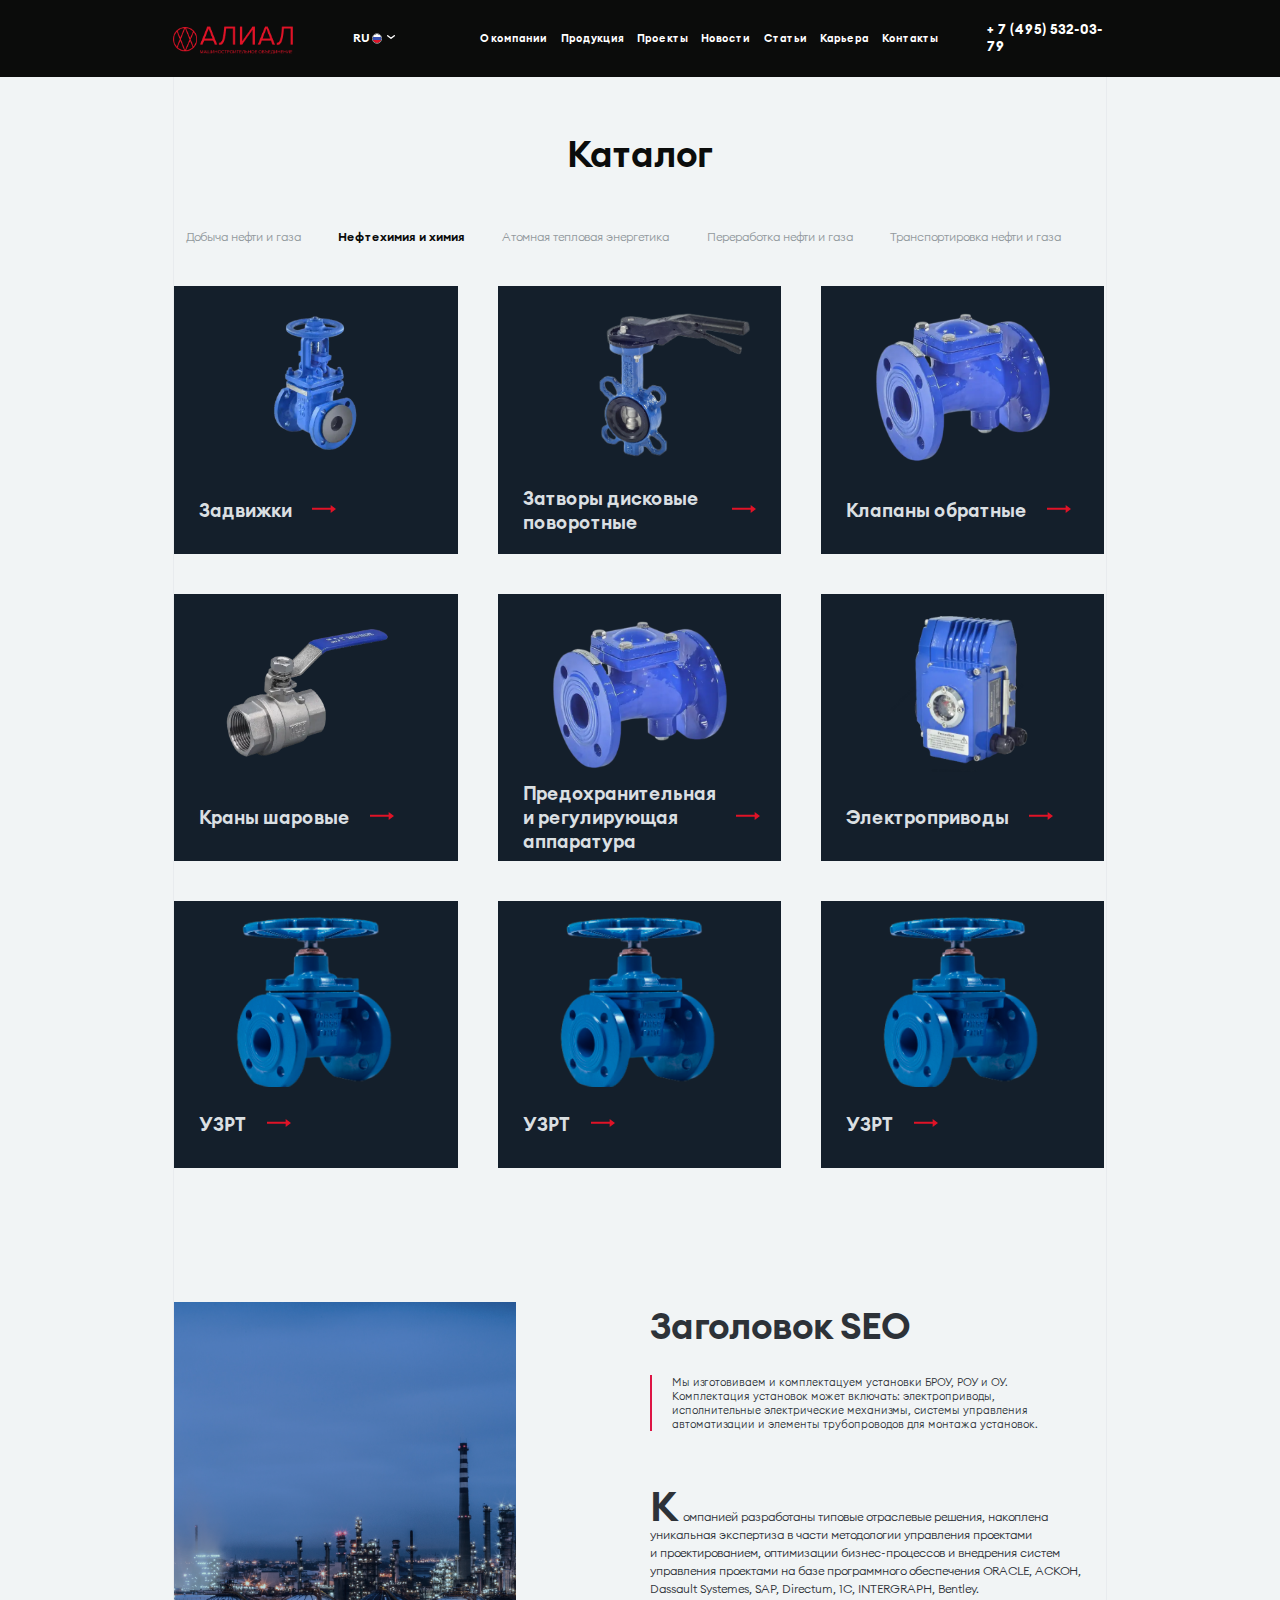
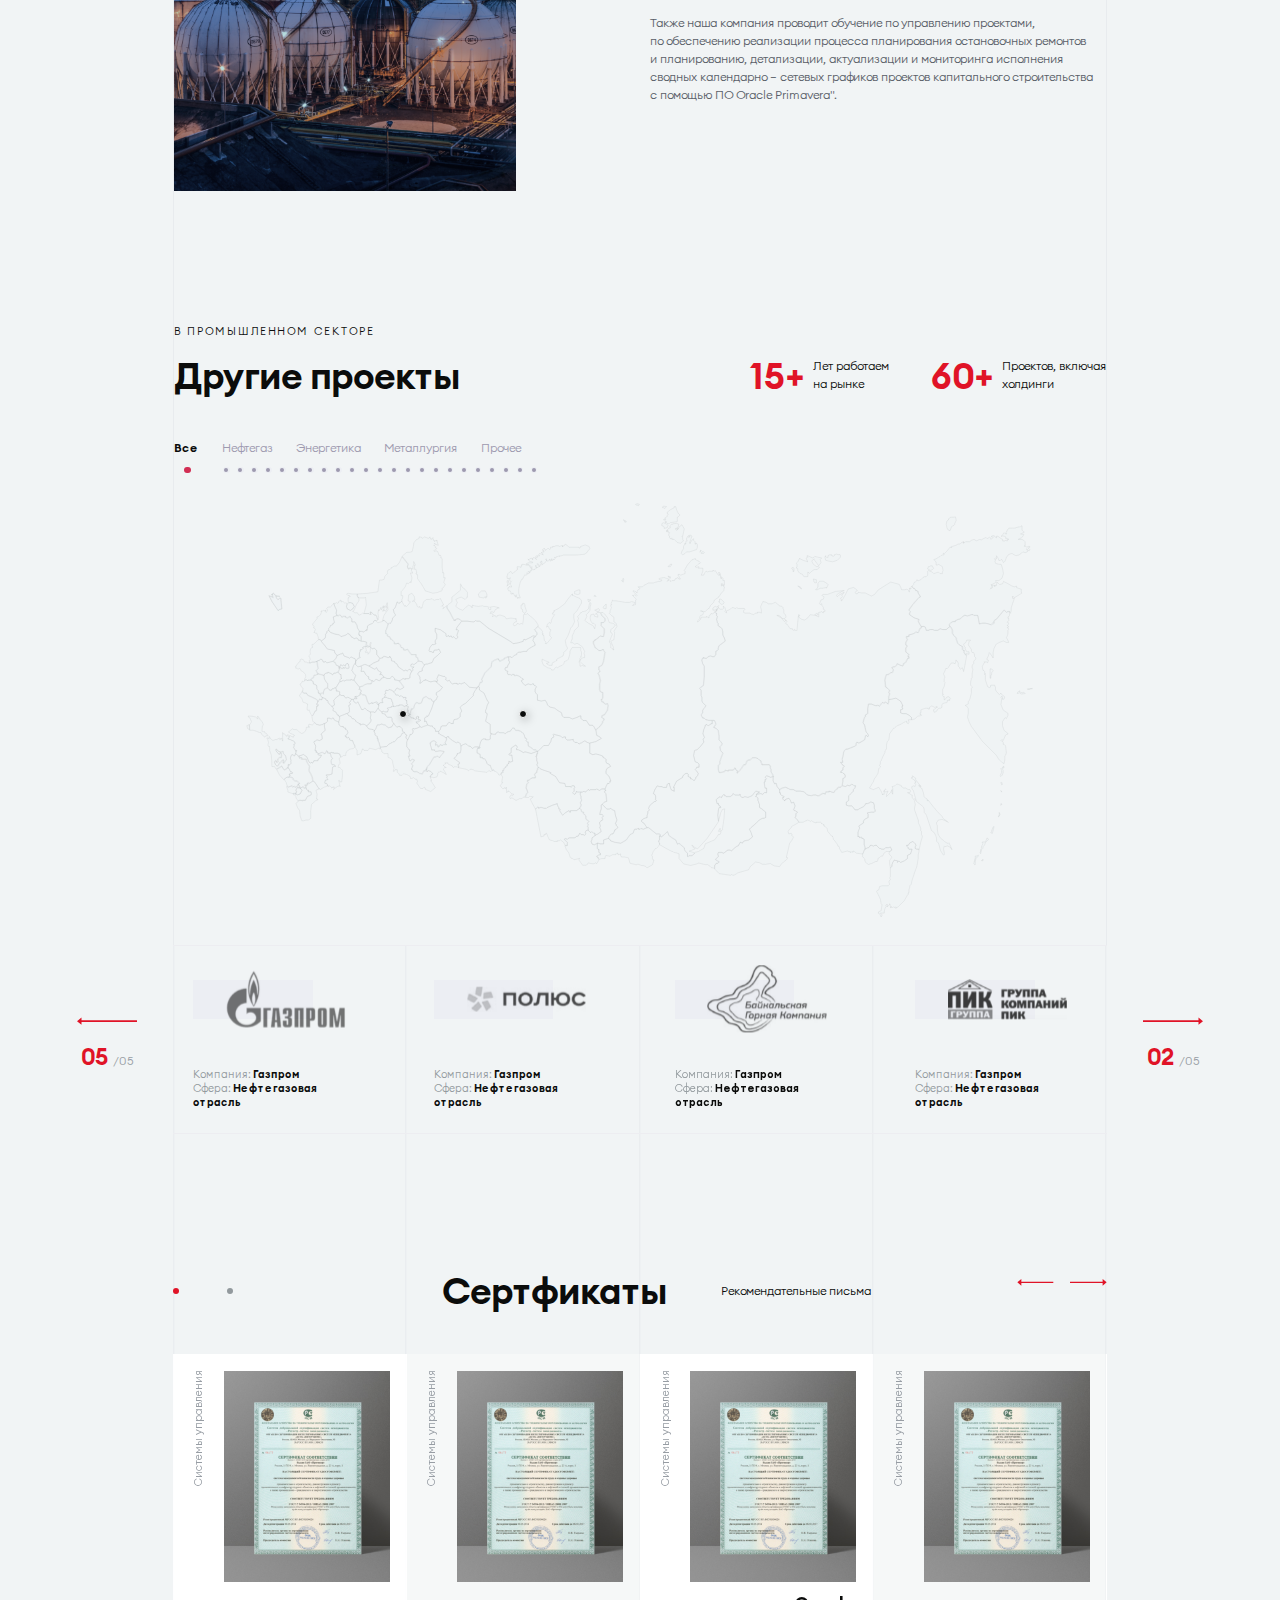
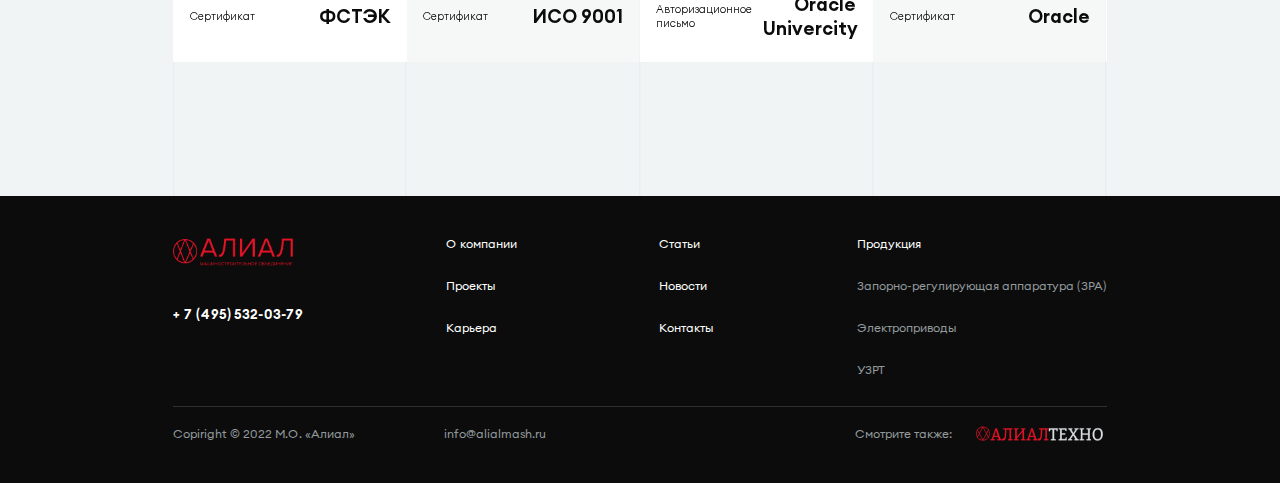
<file: catalog.html>
<!DOCTYPE html>
<html lang="ru">

<head>
    <meta charset="UTF-8" />
    <meta name="viewport" content="width=device-width, initial-scale=1.0, shrink-to-fit=no" />
    <meta name="description" content="another website" />
    <title>Алиал</title>

    <link rel="stylesheet" href="css/swiper-bundle.css" />
    <link rel="stylesheet" href="font/stylesheet.css" />
    <link rel="stylesheet" href="css/animate.css" />
    <link rel="stylesheet" href="css/style.css" />
</head>

<body>
    <header class="header">
        <div class="container header__container">
          <div class="header__left">
            <div class="header__logo">
              <a href="#">
                <img src="img/logo.png" alt="" />
              </a>
            </div>
            <div class="header__language">
              <div class="header__language-box">
                <span>RU</span>
                <div class="header__language-img">
                  <img src="img/icon/ru.svg" alt="" />
                </div>
              </div>
              <div class="header__language-list">
                <div class="header__language-list-box">
                  <span>EN</span>
                  <div class="header__language-img">
                    <img src="img/icon/en.svg" alt="" />
                  </div>
                </div>
              </div>
            </div>
          </div>
          <div class="header__burger">
            <div class="header__burger-icon"></div>
          </div>
          <div class="header__right">
            <ul class="header__lists">
              <li class="header__item"><a href="#">О компании</a></li>
              <li class="header__item"><a href="#">Продукция</a></li>
              <li class="header__item"><a href="#">Проекты</a></li>
              <li class="header__item"><a href="#">Новости</a></li>
              <li class="header__item"><a href="#">Статьи</a></li>
              <li class="header__item"><a href="#">Карьера</a></li>
              <li class="header__item"><a href="#">Контакты</a></li>
            </ul>
            <div class="header__mob mobile">
              <div class="header__mob-contact">
                <strong>+ 7 (495) 532-03-79</strong>
                <span>info@alialmash.ru</span>
              </div>
              <div class="header__mob-another">
                <span>Смотрите также:</span>
                <a class="header__mob-img" href=""><img src="./img/logo-tech.png" alt="" /></a>
              </div>
            </div>
          </div>
          <a class="header__phone-number">+ 7 (495) 532-03-79</a>
        </div>
    </header>

    <main>
        <section class="grid">
            <div class="cell"></div>
            <div class="cell"></div>
            <div class="cell"></div>
            <div class="cell"></div>
        </section>

        <section class="catalog">
            <div class="container">
                <div class="catalog__title-h1 title-h1">Каталог</div>
                <div class="catalog__switcher switcher">
                    <ul class="catalog__btns switcher__control">
                        <li class="catalog__btn switcher__btn">
                            Добыча нефти и газа
                        </li>
                        <li class="catalog__btn switcher__btn active">
                            Нефтехимия и химия
                        </li>
                        <li class="catalog__btn switcher__btn">
                            Атомная тепловая энергетика
                        </li>
                        <li class="catalog__btn switcher__btn">
                            Переработка нефти и газа
                        </li>
                        <li class="catalog__btn switcher__btn">
                            Транспортировка нефти и газа
                        </li>
                    </ul>
                    <div class="switcher__container">
                        <div class="switcher__content">
                            <ul class="catalog__list">
                                <li class="catalog__item">
                                    <div class="catalog__img-container">
                                        <img src="./img/catalog/image-4.webp" alt="">
                                    </div>
                                    <div class="catalog__item-bottom">
                                        <div class="catalog__item-name">Задвижки</div>
                                        <a href="#" class="catalog__item-link">
                                            <svg xmlns="http://www.w3.org/2000/svg" width="36" height="12"
                                                viewBox="0 0 36 12" fill="none">
                                                <path fill-rule="evenodd" clip-rule="evenodd"
                                                    d="M28 12L36 6L28 0V4H0V7H28V12Z" fill="#E01327" />
                                            </svg>
                                        </a>
                                    </div>
                                </li>

                                <li class="catalog__item">
                                    <div class="catalog__img-container">
                                        <img src="./img/catalog/image-2.webp" alt="">
                                    </div>
                                    <div class="catalog__item-bottom">
                                        <div class="catalog__item-name">Затворы дисковые
                                            поворотные</div>
                                        <a href="#" class="catalog__item-link">
                                            <svg xmlns="http://www.w3.org/2000/svg" width="36" height="12"
                                                viewBox="0 0 36 12" fill="none">
                                                <path fill-rule="evenodd" clip-rule="evenodd"
                                                    d="M28 12L36 6L28 0V4H0V7H28V12Z" fill="#E01327" />
                                            </svg>
                                        </a>
                                    </div>
                                </li>

                                <li class="catalog__item">
                                    <div class="catalog__img-container">
                                        <img src="./img/catalog/image-1.webp" alt="">
                                    </div>
                                    <div class="catalog__item-bottom">
                                        <div class="catalog__item-name">Клапаны обратные</div>
                                        <a href="#" class="catalog__item-link">
                                            <svg xmlns="http://www.w3.org/2000/svg" width="36" height="12"
                                                viewBox="0 0 36 12" fill="none">
                                                <path fill-rule="evenodd" clip-rule="evenodd"
                                                    d="M28 12L36 6L28 0V4H0V7H28V12Z" fill="#E01327" />
                                            </svg>
                                        </a>
                                    </div>
                                </li>

                                <li class="catalog__item">
                                    <div class="catalog__img-container">
                                        <img src="./img/catalog/image-5.webp" alt="">
                                    </div>
                                    <div class="catalog__item-bottom">
                                        <div class="catalog__item-name">Краны шаровые</div>
                                        <a href="#" class="catalog__item-link">
                                            <svg xmlns="http://www.w3.org/2000/svg" width="36" height="12"
                                                viewBox="0 0 36 12" fill="none">
                                                <path fill-rule="evenodd" clip-rule="evenodd"
                                                    d="M28 12L36 6L28 0V4H0V7H28V12Z" fill="#E01327" />
                                            </svg>
                                        </a>
                                    </div>
                                </li>

                                <li class="catalog__item">
                                    <div class="catalog__img-container">
                                        <img src="./img/catalog/image-1.webp" alt="">
                                    </div>
                                    <div class="catalog__item-bottom">
                                        <div class="catalog__item-name">Предохранительная
                                            и регулирующая
                                            аппаратура</div>
                                        <a href="#" class="catalog__item-link">
                                            <svg xmlns="http://www.w3.org/2000/svg" width="36" height="12"
                                                viewBox="0 0 36 12" fill="none">
                                                <path fill-rule="evenodd" clip-rule="evenodd"
                                                    d="M28 12L36 6L28 0V4H0V7H28V12Z" fill="#E01327" />
                                            </svg>
                                        </a>
                                    </div>
                                </li>


                                <li class="catalog__item">
                                    <div class="catalog__img-container">
                                        <img src="./img/catalog/image-3.webp" alt="">
                                    </div>
                                    <div class="catalog__item-bottom">
                                        <div class="catalog__item-name">Электроприводы</div>
                                        <a href="#" class="catalog__item-link">
                                            <svg xmlns="http://www.w3.org/2000/svg" width="36" height="12"
                                                viewBox="0 0 36 12" fill="none">
                                                <path fill-rule="evenodd" clip-rule="evenodd"
                                                    d="M28 12L36 6L28 0V4H0V7H28V12Z" fill="#E01327" />
                                            </svg>
                                        </a>
                                    </div>
                                </li>


                                <li class="catalog__item">
                                    <div class="catalog__img-container">
                                        <img src="./img/catalog/image-6.webp" alt="">
                                    </div>
                                    <div class="catalog__item-bottom">
                                        <div class="catalog__item-name">УЗРТ</div>
                                        <a href="#" class="catalog__item-link">
                                            <svg xmlns="http://www.w3.org/2000/svg" width="36" height="12"
                                                viewBox="0 0 36 12" fill="none">
                                                <path fill-rule="evenodd" clip-rule="evenodd"
                                                    d="M28 12L36 6L28 0V4H0V7H28V12Z" fill="#E01327" />
                                            </svg>
                                        </a>
                                    </div>
                                </li>

                                <li class="catalog__item">
                                    <div class="catalog__img-container">
                                        <img src="./img/catalog/image-6.webp" alt="">
                                    </div>
                                    <div class="catalog__item-bottom">
                                        <div class="catalog__item-name">УЗРТ</div>
                                        <a href="#" class="catalog__item-link">
                                            <svg xmlns="http://www.w3.org/2000/svg" width="36" height="12"
                                                viewBox="0 0 36 12" fill="none">
                                                <path fill-rule="evenodd" clip-rule="evenodd"
                                                    d="M28 12L36 6L28 0V4H0V7H28V12Z" fill="#E01327" />
                                            </svg>
                                        </a>
                                    </div>
                                </li>

                                <li class="catalog__item">
                                    <div class="catalog__img-container">
                                        <img src="./img/catalog/image-6.webp" alt="">
                                    </div>
                                    <div class="catalog__item-bottom">
                                        <div class="catalog__item-name">УЗРТ</div>
                                        <a href="#" class="catalog__item-link">
                                            <svg xmlns="http://www.w3.org/2000/svg" width="36" height="12"
                                                viewBox="0 0 36 12" fill="none">
                                                <path fill-rule="evenodd" clip-rule="evenodd"
                                                    d="M28 12L36 6L28 0V4H0V7H28V12Z" fill="#E01327" />
                                            </svg>
                                        </a>
                                    </div>
                                </li>
                            </ul>
                        </div>
                        <div class="switcher__content  active">
                            <ul class="catalog__list">
                                <li class="catalog__item">
                                    <div class="catalog__img-container">
                                        <img src="./img/catalog/image-4.webp" alt="">
                                    </div>
                                    <div class="catalog__item-bottom">
                                        <div class="catalog__item-name">Задвижки</div>
                                        <a href="#" class="catalog__item-link">
                                            <svg xmlns="http://www.w3.org/2000/svg" width="36" height="12"
                                                viewBox="0 0 36 12" fill="none">
                                                <path fill-rule="evenodd" clip-rule="evenodd"
                                                    d="M28 12L36 6L28 0V4H0V7H28V12Z" fill="#E01327" />
                                            </svg>
                                        </a>
                                    </div>
                                </li>

                                <li class="catalog__item">
                                    <div class="catalog__img-container">
                                        <img src="./img/catalog/image-2.webp" alt="">
                                    </div>
                                    <div class="catalog__item-bottom">
                                        <div class="catalog__item-name">Затворы дисковые
                                            поворотные</div>
                                        <a href="#" class="catalog__item-link">
                                            <svg xmlns="http://www.w3.org/2000/svg" width="36" height="12"
                                                viewBox="0 0 36 12" fill="none">
                                                <path fill-rule="evenodd" clip-rule="evenodd"
                                                    d="M28 12L36 6L28 0V4H0V7H28V12Z" fill="#E01327" />
                                            </svg>
                                        </a>
                                    </div>
                                </li>

                                <li class="catalog__item">
                                    <div class="catalog__img-container">
                                        <img src="./img/catalog/image-1.webp" alt="">
                                    </div>
                                    <div class="catalog__item-bottom">
                                        <div class="catalog__item-name">Клапаны обратные</div>
                                        <a href="#" class="catalog__item-link">
                                            <svg xmlns="http://www.w3.org/2000/svg" width="36" height="12"
                                                viewBox="0 0 36 12" fill="none">
                                                <path fill-rule="evenodd" clip-rule="evenodd"
                                                    d="M28 12L36 6L28 0V4H0V7H28V12Z" fill="#E01327" />
                                            </svg>
                                        </a>
                                    </div>
                                </li>

                                <li class="catalog__item">
                                    <div class="catalog__img-container">
                                        <img src="./img/catalog/image-5.webp" alt="">
                                    </div>
                                    <div class="catalog__item-bottom">
                                        <div class="catalog__item-name">Краны шаровые</div>
                                        <a href="#" class="catalog__item-link">
                                            <svg xmlns="http://www.w3.org/2000/svg" width="36" height="12"
                                                viewBox="0 0 36 12" fill="none">
                                                <path fill-rule="evenodd" clip-rule="evenodd"
                                                    d="M28 12L36 6L28 0V4H0V7H28V12Z" fill="#E01327" />
                                            </svg>
                                        </a>
                                    </div>
                                </li>

                                <li class="catalog__item">
                                    <div class="catalog__img-container">
                                        <img src="./img/catalog/image-1.webp" alt="">
                                    </div>
                                    <div class="catalog__item-bottom">
                                        <div class="catalog__item-name">Предохранительная</br>
                                            и регулирующая
                                            аппаратура</div>
                                        <a href="#" class="catalog__item-link">
                                            <svg xmlns="http://www.w3.org/2000/svg" width="36" height="12"
                                                viewBox="0 0 36 12" fill="none">
                                                <path fill-rule="evenodd" clip-rule="evenodd"
                                                    d="M28 12L36 6L28 0V4H0V7H28V12Z" fill="#E01327" />
                                            </svg>
                                        </a>
                                    </div>
                                </li>


                                <li class="catalog__item">
                                    <div class="catalog__img-container">
                                        <img src="./img/catalog/image-3.webp" alt="">
                                    </div>
                                    <div class="catalog__item-bottom">
                                        <div class="catalog__item-name">Электроприводы</div>
                                        <a href="#" class="catalog__item-link">
                                            <svg xmlns="http://www.w3.org/2000/svg" width="36" height="12"
                                                viewBox="0 0 36 12" fill="none">
                                                <path fill-rule="evenodd" clip-rule="evenodd"
                                                    d="M28 12L36 6L28 0V4H0V7H28V12Z" fill="#E01327" />
                                            </svg>
                                        </a>
                                    </div>
                                </li>


                                <li class="catalog__item">
                                    <div class="catalog__img-container">
                                        <img src="./img/catalog/image-6.webp" alt="">
                                    </div>
                                    <div class="catalog__item-bottom">
                                        <div class="catalog__item-name">УЗРТ</div>
                                        <a href="#" class="catalog__item-link">
                                            <svg xmlns="http://www.w3.org/2000/svg" width="36" height="12"
                                                viewBox="0 0 36 12" fill="none">
                                                <path fill-rule="evenodd" clip-rule="evenodd"
                                                    d="M28 12L36 6L28 0V4H0V7H28V12Z" fill="#E01327" />
                                            </svg>
                                        </a>
                                    </div>
                                </li>

                                <li class="catalog__item">
                                    <div class="catalog__img-container">
                                        <img src="./img/catalog/image-6.webp" alt="">
                                    </div>
                                    <div class="catalog__item-bottom">
                                        <div class="catalog__item-name">УЗРТ</div>
                                        <a href="#" class="catalog__item-link">
                                            <svg xmlns="http://www.w3.org/2000/svg" width="36" height="12"
                                                viewBox="0 0 36 12" fill="none">
                                                <path fill-rule="evenodd" clip-rule="evenodd"
                                                    d="M28 12L36 6L28 0V4H0V7H28V12Z" fill="#E01327" />
                                            </svg>
                                        </a>
                                    </div>
                                </li>

                                <li class="catalog__item">
                                    <div class="catalog__img-container">
                                        <img src="./img/catalog/image-6.webp" alt="">
                                    </div>
                                    <div class="catalog__item-bottom">
                                        <div class="catalog__item-name">УЗРТ</div>
                                        <a href="#" class="catalog__item-link">
                                            <svg xmlns="http://www.w3.org/2000/svg" width="36" height="12"
                                                viewBox="0 0 36 12" fill="none">
                                                <path fill-rule="evenodd" clip-rule="evenodd"
                                                    d="M28 12L36 6L28 0V4H0V7H28V12Z" fill="#E01327" />
                                            </svg>
                                        </a>
                                    </div>
                                </li>
                            </ul>
                        </div>
                        <div class="switcher__content">
                            <ul class="catalog__list">
                                <li class="catalog__item">
                                    <div class="catalog__img-container">
                                        <img src="./img/catalog/image-4.webp" alt="">
                                    </div>
                                    <div class="catalog__item-bottom">
                                        <div class="catalog__item-name">Задвижки</div>
                                        <a href="#" class="catalog__item-link">
                                            <svg xmlns="http://www.w3.org/2000/svg" width="36" height="12"
                                                viewBox="0 0 36 12" fill="none">
                                                <path fill-rule="evenodd" clip-rule="evenodd"
                                                    d="M28 12L36 6L28 0V4H0V7H28V12Z" fill="#E01327" />
                                            </svg>
                                        </a>
                                    </div>
                                </li>

                                <li class="catalog__item">
                                    <div class="catalog__img-container">
                                        <img src="./img/catalog/image-2.webp" alt="">
                                    </div>
                                    <div class="catalog__item-bottom">
                                        <div class="catalog__item-name">Затворы дисковые
                                            поворотные</div>
                                        <a href="#" class="catalog__item-link">
                                            <svg xmlns="http://www.w3.org/2000/svg" width="36" height="12"
                                                viewBox="0 0 36 12" fill="none">
                                                <path fill-rule="evenodd" clip-rule="evenodd"
                                                    d="M28 12L36 6L28 0V4H0V7H28V12Z" fill="#E01327" />
                                            </svg>
                                        </a>
                                    </div>
                                </li>

                                <li class="catalog__item">
                                    <div class="catalog__img-container">
                                        <img src="./img/catalog/image-1.webp" alt="">
                                    </div>
                                    <div class="catalog__item-bottom">
                                        <div class="catalog__item-name">Клапаны обратные</div>
                                        <a href="#" class="catalog__item-link">
                                            <svg xmlns="http://www.w3.org/2000/svg" width="36" height="12"
                                                viewBox="0 0 36 12" fill="none">
                                                <path fill-rule="evenodd" clip-rule="evenodd"
                                                    d="M28 12L36 6L28 0V4H0V7H28V12Z" fill="#E01327" />
                                            </svg>
                                        </a>
                                    </div>
                                </li>

                                <li class="catalog__item">
                                    <div class="catalog__img-container">
                                        <img src="./img/catalog/image-5.webp" alt="">
                                    </div>
                                    <div class="catalog__item-bottom">
                                        <div class="catalog__item-name">Краны шаровые</div>
                                        <a href="#" class="catalog__item-link">
                                            <svg xmlns="http://www.w3.org/2000/svg" width="36" height="12"
                                                viewBox="0 0 36 12" fill="none">
                                                <path fill-rule="evenodd" clip-rule="evenodd"
                                                    d="M28 12L36 6L28 0V4H0V7H28V12Z" fill="#E01327" />
                                            </svg>
                                        </a>
                                    </div>
                                </li>

                                <li class="catalog__item">
                                    <div class="catalog__img-container">
                                        <img src="./img/catalog/image-1.webp" alt="">
                                    </div>
                                    <div class="catalog__item-bottom">
                                        <div class="catalog__item-name">Предохранительная
                                            и регулирующая
                                            аппаратура</div>
                                        <a href="#" class="catalog__item-link">
                                            <svg xmlns="http://www.w3.org/2000/svg" width="36" height="12"
                                                viewBox="0 0 36 12" fill="none">
                                                <path fill-rule="evenodd" clip-rule="evenodd"
                                                    d="M28 12L36 6L28 0V4H0V7H28V12Z" fill="#E01327" />
                                            </svg>
                                        </a>
                                    </div>
                                </li>

                                <li class="catalog__item">
                                    <div class="catalog__img-container">
                                        <img src="./img/catalog/image-3.webp" alt="">
                                    </div>
                                    <div class="catalog__item-bottom">
                                        <div class="catalog__item-name">Электроприводы</div>
                                        <a href="#" class="catalog__item-link">
                                            <svg xmlns="http://www.w3.org/2000/svg" width="36" height="12"
                                                viewBox="0 0 36 12" fill="none">
                                                <path fill-rule="evenodd" clip-rule="evenodd"
                                                    d="M28 12L36 6L28 0V4H0V7H28V12Z" fill="#E01327" />
                                            </svg>
                                        </a>
                                    </div>
                                </li>

                                <li class="catalog__item">
                                    <div class="catalog__img-container">
                                        <img src="./img/catalog/image-6.webp" alt="">
                                    </div>
                                    <div class="catalog__item-bottom">
                                        <div class="catalog__item-name">УЗРТ</div>
                                        <a href="#" class="catalog__item-link">
                                            <svg xmlns="http://www.w3.org/2000/svg" width="36" height="12"
                                                viewBox="0 0 36 12" fill="none">
                                                <path fill-rule="evenodd" clip-rule="evenodd"
                                                    d="M28 12L36 6L28 0V4H0V7H28V12Z" fill="#E01327" />
                                            </svg>
                                        </a>
                                    </div>
                                </li>

                                <li class="catalog__item">
                                    <div class="catalog__img-container">
                                        <img src="./img/catalog/image-6.webp" alt="">
                                    </div>
                                    <div class="catalog__item-bottom">
                                        <div class="catalog__item-name">УЗРТ</div>
                                        <a href="#" class="catalog__item-link">
                                            <svg xmlns="http://www.w3.org/2000/svg" width="36" height="12"
                                                viewBox="0 0 36 12" fill="none">
                                                <path fill-rule="evenodd" clip-rule="evenodd"
                                                    d="M28 12L36 6L28 0V4H0V7H28V12Z" fill="#E01327" />
                                            </svg>
                                        </a>
                                    </div>
                                </li>

                                <li class="catalog__item">
                                    <div class="catalog__img-container">
                                        <img src="./img/catalog/image-6.webp" alt="">
                                    </div>
                                    <div class="catalog__item-bottom">
                                        <div class="catalog__item-name">УЗРТ</div>
                                        <a href="#" class="catalog__item-link">
                                            <svg xmlns="http://www.w3.org/2000/svg" width="36" height="12"
                                                viewBox="0 0 36 12" fill="none">
                                                <path fill-rule="evenodd" clip-rule="evenodd"
                                                    d="M28 12L36 6L28 0V4H0V7H28V12Z" fill="#E01327" />
                                            </svg>
                                        </a>
                                    </div>
                                </li>

                            </ul>
                        </div>
                        <div class="switcher__content">
                            <ul class="catalog__list">
                                <li class="catalog__item">
                                    <div class="catalog__img-container">
                                        <img src="./img/catalog/image-4.webp" alt="">
                                    </div>
                                    <div class="catalog__item-bottom">
                                        <div class="catalog__item-name">Задвижки</div>
                                        <a href="#" class="catalog__item-link">
                                            <svg xmlns="http://www.w3.org/2000/svg" width="36" height="12"
                                                viewBox="0 0 36 12" fill="none">
                                                <path fill-rule="evenodd" clip-rule="evenodd"
                                                    d="M28 12L36 6L28 0V4H0V7H28V12Z" fill="#E01327" />
                                            </svg>
                                        </a>
                                    </div>
                                </li>

                                <li class="catalog__item">
                                    <div class="catalog__img-container">
                                        <img src="./img/catalog/image-2.webp" alt="">
                                    </div>
                                    <div class="catalog__item-bottom">
                                        <div class="catalog__item-name">Затворы дисковые
                                            поворотные</div>
                                        <a href="#" class="catalog__item-link">
                                            <svg xmlns="http://www.w3.org/2000/svg" width="36" height="12"
                                                viewBox="0 0 36 12" fill="none">
                                                <path fill-rule="evenodd" clip-rule="evenodd"
                                                    d="M28 12L36 6L28 0V4H0V7H28V12Z" fill="#E01327" />
                                            </svg>
                                        </a>
                                    </div>
                                </li>

                                <li class="catalog__item">
                                    <div class="catalog__img-container">
                                        <img src="./img/catalog/image-1.webp" alt="">
                                    </div>
                                    <div class="catalog__item-bottom">
                                        <div class="catalog__item-name">Клапаны обратные</div>
                                        <a href="#" class="catalog__item-link">
                                            <svg xmlns="http://www.w3.org/2000/svg" width="36" height="12"
                                                viewBox="0 0 36 12" fill="none">
                                                <path fill-rule="evenodd" clip-rule="evenodd"
                                                    d="M28 12L36 6L28 0V4H0V7H28V12Z" fill="#E01327" />
                                            </svg>
                                        </a>
                                    </div>
                                </li>

                                <li class="catalog__item">
                                    <div class="catalog__img-container">
                                        <img src="./img/catalog/image-5.webp" alt="">
                                    </div>
                                    <div class="catalog__item-bottom">
                                        <div class="catalog__item-name">Краны шаровые</div>
                                        <a href="#" class="catalog__item-link">
                                            <svg xmlns="http://www.w3.org/2000/svg" width="36" height="12"
                                                viewBox="0 0 36 12" fill="none">
                                                <path fill-rule="evenodd" clip-rule="evenodd"
                                                    d="M28 12L36 6L28 0V4H0V7H28V12Z" fill="#E01327" />
                                            </svg>
                                        </a>
                                    </div>
                                </li>

                                <li class="catalog__item">
                                    <div class="catalog__img-container">
                                        <img src="./img/catalog/image-1.webp" alt="">
                                    </div>
                                    <div class="catalog__item-bottom">
                                        <div class="catalog__item-name">Предохранительная
                                            и регулирующая
                                            аппаратура</div>
                                        <a href="#" class="catalog__item-link">
                                            <svg xmlns="http://www.w3.org/2000/svg" width="36" height="12"
                                                viewBox="0 0 36 12" fill="none">
                                                <path fill-rule="evenodd" clip-rule="evenodd"
                                                    d="M28 12L36 6L28 0V4H0V7H28V12Z" fill="#E01327" />
                                            </svg>
                                        </a>
                                    </div>
                                </li>


                                <li class="catalog__item">
                                    <div class="catalog__img-container">
                                        <img src="./img/catalog/image-3.webp" alt="">
                                    </div>
                                    <div class="catalog__item-bottom">
                                        <div class="catalog__item-name">Электроприводы</div>
                                        <a href="#" class="catalog__item-link">
                                            <svg xmlns="http://www.w3.org/2000/svg" width="36" height="12"
                                                viewBox="0 0 36 12" fill="none">
                                                <path fill-rule="evenodd" clip-rule="evenodd"
                                                    d="M28 12L36 6L28 0V4H0V7H28V12Z" fill="#E01327" />
                                            </svg>
                                        </a>
                                    </div>
                                </li>


                                <li class="catalog__item">
                                    <div class="catalog__img-container">
                                        <img src="./img/catalog/image-6.webp" alt="">
                                    </div>
                                    <div class="catalog__item-bottom">
                                        <div class="catalog__item-name">УЗРТ</div>
                                        <a href="#" class="catalog__item-link">
                                            <svg xmlns="http://www.w3.org/2000/svg" width="36" height="12"
                                                viewBox="0 0 36 12" fill="none">
                                                <path fill-rule="evenodd" clip-rule="evenodd"
                                                    d="M28 12L36 6L28 0V4H0V7H28V12Z" fill="#E01327" />
                                            </svg>
                                        </a>
                                    </div>
                                </li>

                                <li class="catalog__item">
                                    <div class="catalog__img-container">
                                        <img src="./img/catalog/image-6.webp" alt="">
                                    </div>
                                    <div class="catalog__item-bottom">
                                        <div class="catalog__item-name">УЗРТ</div>
                                        <a href="#" class="catalog__item-link">
                                            <svg xmlns="http://www.w3.org/2000/svg" width="36" height="12"
                                                viewBox="0 0 36 12" fill="none">
                                                <path fill-rule="evenodd" clip-rule="evenodd"
                                                    d="M28 12L36 6L28 0V4H0V7H28V12Z" fill="#E01327" />
                                            </svg>
                                        </a>
                                    </div>
                                </li>

                                <li class="catalog__item">
                                    <div class="catalog__img-container">
                                        <img src="./img/catalog/image-6.webp" alt="">
                                    </div>
                                    <div class="catalog__item-bottom">
                                        <div class="catalog__item-name">УЗРТ</div>
                                        <a href="#" class="catalog__item-link">
                                            <svg xmlns="http://www.w3.org/2000/svg" width="36" height="12"
                                                viewBox="0 0 36 12" fill="none">
                                                <path fill-rule="evenodd" clip-rule="evenodd"
                                                    d="M28 12L36 6L28 0V4H0V7H28V12Z" fill="#E01327" />
                                            </svg>
                                        </a>
                                    </div>
                                </li>
                            </ul>
                        </div>
                        <div class="switcher__content">
                            <ul class="catalog__list">
                                <li class="catalog__item">
                                    <div class="catalog__img-container">
                                        <img src="./img/catalog/image-4.webp" alt="">
                                    </div>
                                    <div class="catalog__item-bottom">
                                        <div class="catalog__item-name">Задвижки</div>
                                        <a href="#" class="catalog__item-link">
                                            <svg xmlns="http://www.w3.org/2000/svg" width="36" height="12"
                                                viewBox="0 0 36 12" fill="none">
                                                <path fill-rule="evenodd" clip-rule="evenodd"
                                                    d="M28 12L36 6L28 0V4H0V7H28V12Z" fill="#E01327" />
                                            </svg>
                                        </a>
                                    </div>
                                </li>

                                <li class="catalog__item">
                                    <div class="catalog__img-container">
                                        <img src="./img/catalog/image-2.webp" alt="">
                                    </div>
                                    <div class="catalog__item-bottom">
                                        <div class="catalog__item-name">Затворы дисковые
                                            поворотные</div>
                                        <a href="#" class="catalog__item-link">
                                            <svg xmlns="http://www.w3.org/2000/svg" width="36" height="12"
                                                viewBox="0 0 36 12" fill="none">
                                                <path fill-rule="evenodd" clip-rule="evenodd"
                                                    d="M28 12L36 6L28 0V4H0V7H28V12Z" fill="#E01327" />
                                            </svg>
                                        </a>
                                    </div>
                                </li>

                                <li class="catalog__item">
                                    <div class="catalog__img-container">
                                        <img src="./img/catalog/image-1.webp" alt="">
                                    </div>
                                    <div class="catalog__item-bottom">
                                        <div class="catalog__item-name">Клапаны обратные</div>
                                        <a href="#" class="catalog__item-link">
                                            <svg xmlns="http://www.w3.org/2000/svg" width="36" height="12"
                                                viewBox="0 0 36 12" fill="none">
                                                <path fill-rule="evenodd" clip-rule="evenodd"
                                                    d="M28 12L36 6L28 0V4H0V7H28V12Z" fill="#E01327" />
                                            </svg>
                                        </a>
                                    </div>
                                </li>

                                <li class="catalog__item">
                                    <div class="catalog__img-container">
                                        <img src="./img/catalog/image-5.webp" alt="">
                                    </div>
                                    <div class="catalog__item-bottom">
                                        <div class="catalog__item-name">Краны шаровые</div>
                                        <a href="#" class="catalog__item-link">
                                            <svg xmlns="http://www.w3.org/2000/svg" width="36" height="12"
                                                viewBox="0 0 36 12" fill="none">
                                                <path fill-rule="evenodd" clip-rule="evenodd"
                                                    d="M28 12L36 6L28 0V4H0V7H28V12Z" fill="#E01327" />
                                            </svg>
                                        </a>
                                    </div>
                                </li>

                                <li class="catalog__item">
                                    <div class="catalog__img-container">
                                        <img src="./img/catalog/image-1.webp" alt="">
                                    </div>
                                    <div class="catalog__item-bottom">
                                        <div class="catalog__item-name">Предохранительная
                                            и регулирующая
                                            аппаратура</div>
                                        <a href="#" class="catalog__item-link">
                                            <svg xmlns="http://www.w3.org/2000/svg" width="36" height="12"
                                                viewBox="0 0 36 12" fill="none">
                                                <path fill-rule="evenodd" clip-rule="evenodd"
                                                    d="M28 12L36 6L28 0V4H0V7H28V12Z" fill="#E01327" />
                                            </svg>
                                        </a>
                                    </div>
                                </li>


                                <li class="catalog__item">
                                    <div class="catalog__img-container">
                                        <img src="./img/catalog/image-3.webp" alt="">
                                    </div>
                                    <div class="catalog__item-bottom">
                                        <div class="catalog__item-name">Электроприводы</div>
                                        <a href="#" class="catalog__item-link">
                                            <svg xmlns="http://www.w3.org/2000/svg" width="36" height="12"
                                                viewBox="0 0 36 12" fill="none">
                                                <path fill-rule="evenodd" clip-rule="evenodd"
                                                    d="M28 12L36 6L28 0V4H0V7H28V12Z" fill="#E01327" />
                                            </svg>
                                        </a>
                                    </div>
                                </li>


                                <li class="catalog__item">
                                    <div class="catalog__img-container">
                                        <img src="./img/catalog/image-6.webp" alt="">
                                    </div>
                                    <div class="catalog__item-bottom">
                                        <div class="catalog__item-name">УЗРТ</div>
                                        <a href="#" class="catalog__item-link">
                                            <svg xmlns="http://www.w3.org/2000/svg" width="36" height="12"
                                                viewBox="0 0 36 12" fill="none">
                                                <path fill-rule="evenodd" clip-rule="evenodd"
                                                    d="M28 12L36 6L28 0V4H0V7H28V12Z" fill="#E01327" />
                                            </svg>
                                        </a>
                                    </div>
                                </li>

                                <li class="catalog__item">
                                    <div class="catalog__img-container">
                                        <img src="./img/catalog/image-6.webp" alt="">
                                    </div>
                                    <div class="catalog__item-bottom">
                                        <div class="catalog__item-name">УЗРТ</div>
                                        <a href="#" class="catalog__item-link">
                                            <svg xmlns="http://www.w3.org/2000/svg" width="36" height="12"
                                                viewBox="0 0 36 12" fill="none">
                                                <path fill-rule="evenodd" clip-rule="evenodd"
                                                    d="M28 12L36 6L28 0V4H0V7H28V12Z" fill="#E01327" />
                                            </svg>
                                        </a>
                                    </div>
                                </li>

                                <li class="catalog__item">
                                    <div class="catalog__img-container">
                                        <img src="./img/catalog/image-6.webp" alt="">
                                    </div>
                                    <div class="catalog__item-bottom">
                                        <div class="catalog__item-name">УЗРТ</div>
                                        <a href="#" class="catalog__item-link">
                                            <svg xmlns="http://www.w3.org/2000/svg" width="36" height="12"
                                                viewBox="0 0 36 12" fill="none">
                                                <path fill-rule="evenodd" clip-rule="evenodd"
                                                    d="M28 12L36 6L28 0V4H0V7H28V12Z" fill="#E01327" />
                                            </svg>
                                        </a>
                                    </div>
                                </li>
                            </ul>
                        </div>
                    </div>

        </section>

        <section class="seo">
            <div class="container">

                <div class="img-container">
                    <img src="./img/seo/img.webp" alt="">
                </div>
                <div class="seo__arcticle">
                    <div class="seo__title">Заголовок SEO</div>
                    <div class="seo__subtitle">Мы&nbsp;изготовиваем и&nbsp;комплектацуем установки БРОУ, РОУ и&nbsp;ОУ.
                        Комплектация установок может включать: электроприводы, исполнительные электрические механизмы,
                        системы управления автоматизации и&nbsp;элементы трубопроводов для монтажа установок.</div>
                    <div class="seo__paragraphs">
                        <div class="seo__paragraph">Компанией разработаны типовые отраслевые решения, накоплена
                            уникальная
                            экспертиза в&nbsp;части методологии управления проектами и&nbsp;проектированием, оптимизации
                            бизнес-процессов и&nbsp;внедрения систем управления проектами на&nbsp;базе программного
                            обеспечения ORACLE, АСКОН, Dassault Systemes, SAP, Directum, 1C, INTERGRAPH, Bentley.
                        </div>
                        <div class="seo__paragraph">Также наша компания проводит обучение по&nbsp;управлению проектами,
                            по&nbsp;обеспечению реализации процесса планирования остановочных ремонтов
                            и&nbsp;планированию,
                            детализации, актуализации и&nbsp;мониторинга исполнения сводных календарно&nbsp;&mdash;
                            сетевых
                            графиков проектов капитального строительства с&nbsp;помощью ПО&nbsp;Oracle Primavera&quot;.
                        </div>
                    </div>
                </div>
            </div>
        </section>

        <section class="world">
            <div class="container">
                <div class="world__head">
                    <div class="world__head-left">
                        <span>В промышленном секторе</span>
                        <strong>Другие проекты</strong>
                    </div>
                    <div class="world__head-info">
                        <div class="world__head-info-item">
                            <strong>15+</strong>
                            <span>Лет работаем <br />на рынке</span>
                        </div>
                        <div class="world__head-info-item">
                            <strong>60+</strong>
                            <span>Проектов, включая<br />холдинги</span>
                        </div>
                    </div>
                </div>
                <div class="world-container">
                    <div class="world-container-filter">
                        <div class="world-container-filter--item active">Все</div>
                        <div class="world-container-filter--item">Нефтегаз</div>
                        <div class="world-container-filter--item">Энергетика</div>
                        <div class="world-container-filter--item">Металлургия</div>
                        <div class="world-container-filter--item">Прочее</div>
                        <div class="world-container-filter-circle">
                            <span
                                class="active"></span><span></span><span></span><span></span><span></span><span></span><span></span><span></span><span></span><span></span><span></span><span></span><span></span><span></span><span></span><span></span><span></span><span></span><span></span><span></span><span
                                class="desktop"></span><span class="desktop"></span><span class="desktop"></span><span
                                class="desktop"></span>
                        </div>
                    </div>
                    <div class="world-container-map">
                        <svg width="1186" height="626" viewBox="0 0 1186 626" fill="none"
                            xmlns="http://www.w3.org/2000/svg">
                            <g id="&#208;&#186;&#208;&#176;&#209;&#128;&#209;&#130;&#208;&#176;">
                                <path id="Vector"
                                    d="M453.039 300.639L450.696 297.097L444.842 298.278L438.987 297.098V288.835L436.646 286.475L435.474 284.115V280.573L436.646 278.212L437.816 277.032L435.474 274.671H434.304L433.133 273.491V272.311H430.791L429.621 273.491H428.449L424.937 272.31L422.595 273.491L420.253 274.671L416.741 271.13L414.398 267.59L416.741 266.409L417.911 265.229L415.569 264.049L414.398 262.869L410.886 260.509L407.373 259.328H406.203L405.031 260.509L403.861 259.328V258.147H401.518L399.177 259.328L398.006 258.147H394.493L393.323 255.787L394.493 253.426L390.981 252.246L389.81 249.885L390.981 247.524H393.323L394.493 243.984L396.835 240.442V239.262L395.665 236.901V234.54L394.494 231L392.152 232.18L388.639 233.36V234.54L386.298 235.721L383.955 236.901L381.613 238.082L380.443 235.721V234.54H378.101L375.76 235.721H374.588L373.418 236.901L371.075 238.081L369.905 239.261L368.734 246.344L364.05 251.064L359.367 255.786L357.025 260.508L354.683 265.228V266.408L355.855 267.59L354.683 269.95H352.342L351.171 273.491L350 275.852V277.032L351.171 278.213V281.753L354.683 284.115L358.196 286.475L361.708 294.737L362.88 297.098L365.222 300.639L362.88 305.36L361.708 310.082L360.538 312.442V315.984L362.88 317.164V319.524L361.71 324.246L360.538 328.967L364.051 331.328L367.563 333.689V346.672L368.735 347.853L372.247 349.033H375.76L376.931 346.671L379.273 345.491H380.443L381.613 346.671H387.468L389.811 347.853H390.981L392.153 346.671L393.323 345.491L398.006 344.311L400.348 340.771L401.519 339.59H403.861L405.031 341.951L406.203 343.131H409.715L413.228 344.311L414.399 345.491H415.569L416.741 346.671L419.083 350.213L420.253 354.935H421.424L422.595 356.115V357.295L421.424 358.475L423.766 360.836H424.936V366.738L427.278 367.918L430.791 370.278L431.962 371.459L433.133 372.639H436.646L438.987 375L443.671 370.278L448.354 365.557H455.379L458.892 359.655L460.063 354.935L461.234 353.754H462.404L463.576 351.393L462.404 349.033L463.576 347.853L464.746 349.033L469.429 350.213L474.113 351.393L475.284 352.573L476.455 353.753L478.797 352.573H481.139V354.935L483.481 357.295H488.164L492.847 356.115V358.475L495.189 360.836H498.702L499.873 362.016L502.214 363.197L503.386 362.016H504.556L508.069 359.655L510.411 358.475L513.924 360.836L517.437 362.016L526.804 359.656L535 354.935L532.657 352.574L527.975 350.213L526.804 341.95L524.462 337.229L522.12 334.868H517.436L515.094 331.328L512.752 327.786H508.069L504.556 324.246V320.704H503.386L498.702 323.064L491.677 325.426L489.335 324.246L486.993 323.066H478.797L476.455 320.704L475.284 315.984L469.429 312.442L464.746 308.901L458.892 307.721L456.551 306.54L454.208 304.18L453.039 300.639Z"
                                    fill="#ECEEF3" fill-opacity="0.25" stroke="#92999D" stroke-opacity="0.2" />
                                <path id="Vector_2"
                                    d="M153.074 242.509L152.241 241L151.26 242.29L149.855 242.989L149.428 245.235L146.207 243.872L144.694 245.294L142.592 243.064L141.988 245.43L140 246.011L140.565 248.685L142.222 247.48L143.482 249L146.182 248.868L146.918 247.258L147.826 248.718L149.732 247.735L151.602 248.959L154.546 248.717L155 246.863L154.107 244.077L154.469 242.984C153.593 243.095 153.49 242.83 153.075 242.508L153.074 242.509Z"
                                    fill="#ECEEF3" fill-opacity="0.25" stroke="#92999D" stroke-opacity="0.2" />
                                <path id="Vector_3"
                                    d="M160.6 151.2L157.001 150L152.201 151.2L151 155.999L152.201 159.6L157.001 162L160.6 159.6L163 155.999L160.6 151.2Z"
                                    fill="#ECEEF3" fill-opacity="0.25" stroke="#92999D" stroke-opacity="0.2" />
                                <path id="Vector_4"
                                    d="M360.376 132.52H354.522L349.838 137.194L351.008 141.87L356.863 143.039H358.034L359.205 141.87H360.376L361.547 140.701V141.87L360.376 143.039H361.547L362.717 141.87V137.194L360.376 132.52ZM414.239 159.403L416.581 160.571V164.078L420.094 166.416L422.436 162.909L421.265 159.403L420.094 155.896V153.559L418.923 151.22H416.581V153.559H414.239V159.403ZM381.453 158.234L377.94 157.065L373.256 155.896L367.402 157.065L368.572 158.234V160.571H366.231L365.06 159.403V158.234L366.231 157.065L362.717 155.897H358.034L356.863 154.728L349.838 155.897L342.812 154.728L341.641 153.559V154.728H340.47V158.234L339.299 155.897L336.958 154.728L335.786 153.559L331.103 157.065L326.419 161.741L320.564 159.403L315.88 155.897L317.052 152.39L318.222 150.053L317.052 147.714L315.88 145.377L320.564 143.039L324.077 141.87L329.932 145.377L331.103 144.208L332.274 143.04V141.87H333.444V134.857L329.931 130.183L325.248 126.676L324.077 123.169L322.906 122V131.351L315.88 137.194L310.026 141.87V148.883L305.342 152.39L303 154.727V158.234L307.684 165.247L311.197 172.26L312.368 174.598L313.539 175.767V176.936H315.88V175.767L318.222 174.598H320.564L322.907 175.767L325.249 178.104H333.444L342.813 179.273L345.154 178.104L346.325 176.936L347.496 178.104H352.18L358.035 182.78L365.06 188.624L400.188 209.663L401.359 210.831L402.53 212L409.556 210.831L417.752 208.494V207.325L418.923 204.987L420.094 206.156H421.265L423.606 204.987L425.949 203.818L428.291 202.65L430.633 201.481L431.803 200.313H434.145L436.41 201.194L438.83 197.974V195.637L437.658 194.468L435.316 190.961L436.487 189.793L437.658 188.624L440 186.286V183.948L436.487 178.104L431.803 173.43L425.949 168.754L424.778 167.585L423.607 166.417L422.436 167.585L421.266 168.754L420.094 167.585H418.924L417.752 168.754V175.767L416.582 182.78L415.411 181.611H414.24L411.898 182.78L409.557 181.611H408.385L407.215 183.948L403.702 185.118L402.531 182.78L403.702 180.442L406.043 179.274H407.215V176.936L406.043 174.598H407.215L399.018 173.43L391.993 174.598L389.651 171.091L382.624 168.754L377.941 169.923V171.091L376.77 172.26L375.599 169.923H373.258L372.087 171.091H370.916L372.087 169.923V167.584L369.745 166.416H367.403L368.574 165.247V164.078H370.915L373.258 165.247L374.429 162.909L375.6 160.571H376.77L377.942 159.403V158.234H381.454H381.453Z"
                                    fill="#ECEEF3" fill-opacity="0.25" stroke="#92999D" stroke-opacity="0.2" />
                                <path id="Vector_5"
                                    d="M184.742 217.37L185.903 216.185L182.42 215L181.258 216.185L182.42 217.37H184.742ZM192.872 218.555H191.71L190.549 219.741L187.065 217.37V222.112L185.904 225.667L183.58 228.037V224.482L180.097 225.667L178.935 224.482L180.097 223.297H181.258L180.097 216.186H177.775L175.451 217.371L176.613 218.556L175.451 219.741L174.29 220.926H171.968V223.297L170.807 225.667V231.593L171.968 232.778L168.483 233.963L165 238.704V243.445L168.483 247L173.129 245.815L178.935 243.445L184.742 245.815L191.71 241.074L199.839 237.519V236.334L201 233.963L196.355 228.037V222.112L192.872 218.556V218.555Z"
                                    fill="#ECEEF3" fill-opacity="0.25" stroke="#92999D" stroke-opacity="0.2" />
                                <path id="Vector_6"
                                    d="M301.622 353.17V356.68L299.266 361.359L300.444 362.529L301.622 363.698H296.911L295.733 364.868H294.555L292.2 363.698L291.022 366.038L289.845 367.208H288.666V364.868L287.489 363.698L285.134 364.868V362.529L286.311 360.188L282.778 357.849L279.245 359.019L278.067 360.188V361.358H276.889V362.528L279.245 370.717V371.887H283.955V373.057L285.134 374.226L292.2 373.057L298.089 374.226L295.733 377.736L292.2 381.245L291.022 383.585L289.845 382.415L288.666 381.245H287.489L285.134 382.415H282.778L279.245 388.264L275.711 394.113L274.534 395.283L272.178 397.623V399.962H271V401.132L272.178 402.302V404.642H273.355L274.534 403.472L278.066 404.642L281.6 408.151L279.245 409.321L276.889 412.83H278.066L282.777 414L287.489 412.83L288.666 409.321V406.981L289.845 405.812H291.022L292.2 404.642H293.377L298.088 406.981L301.622 409.321L299.266 404.642L296.91 401.132L299.266 398.793H301.622L299.266 397.623L296.91 395.283H298.088L299.265 394.113L300.444 392.943L299.265 391.774H303.977V392.943L305.154 394.113L308.688 395.283L311.044 396.453V397.623L312.221 398.793L313.399 397.623H316.933L320.466 398.793V397.623V396.453L319.289 394.113L321.645 392.943V390.604L318.111 388.264L313.4 384.755L315.755 382.415L316.934 381.245L318.111 378.906V377.736H319.289L320.466 376.566H322.822L324 371.887V366.038L322.822 363.698V362.529L321.645 361.359L319.289 360.19H318.111L316.934 361.359L311.045 357.849L305.155 353.17V352H302.8L301.622 353.17Z"
                                    fill="#ECEEF3" fill-opacity="0.25" stroke="#92999D" stroke-opacity="0.2" />
                                <path id="Vector_7"
                                    d="M210.286 320.667L209.115 318.334L204.428 317.167V314.833L200.915 312.5L198.572 309L193.886 316L191.542 314.833H186.857L188.028 319.5L186.857 324.167L188.028 326.5V328.834L184.514 333.5L181 335.834L184.514 340.501L191.542 341.667L192.714 342.834V344L195.057 340.5L197.4 334.667H200.915L203.257 333.5H204.428L206.772 334.667H209.115L211.458 337L214.972 339.333L216.143 338.167H218.486L220.829 334.667L222 332.333L219.657 328.834V325.334L218.486 323.001H212.629L210.286 320.667Z"
                                    fill="#ECEEF3" fill-opacity="0.25" stroke="#92999D" stroke-opacity="0.2" />
                                <path id="Vector_8"
                                    d="M398.167 343.656L393.501 344.82L392.333 345.984L391.167 347.147H390L387.667 345.984H381.833L380.667 344.82H379.5L377.167 345.984L376 348.312H372.501L369.001 347.147V348.312L367.834 350.64V355.296L365.501 356.459H360.834V355.296H357.334L355.001 356.459L352.668 361.115L351.5 366.934V368.099H352.668L351.5 369.263H349.166L348 371.59V376.246L350.333 377.41L352.667 378.574V383.23H356.167V384.393L357.333 385.557L358.5 384.393L359.666 385.557L362 389.049L363.167 392.541L364.333 393.704L366.667 394.868H367.833L369.001 398.36L371.334 403.016H372.5V401.853L373.667 403.016V404.18H374.833L377.167 405.344L379.5 407.671L380.667 410H383L384.166 408.836V406.508H385.334L387.666 405.345L386.5 404.181V403.016H387.666L388.833 401.853L387.666 400.689L388.833 399.525L391.166 398.361V397.198L392.333 396.034H393.499V393.705L394.666 392.542H395.833V389.05L398.166 390.214L401.666 389.05L400.499 380.902V379.738H397L395.834 378.575L397 377.411L399.333 376.247V369.264L402.834 366.935L406.334 364.608L407.5 365.771L408.667 368.099L407.5 369.263V371.591H409.833L412.167 372.755L414.501 373.919L418 376.247L419.168 375.082H421.501L429.667 377.41L439 373.919L436.667 371.59H433.166L432 370.426L430.833 369.263L427.334 366.934L425 365.77V359.951H423.833L421.5 357.623L422.666 356.459V355.296L421.5 354.131H420.333L419.167 349.476L416.833 345.984L415.666 344.82H414.5L413.333 343.656L409.833 342.492H406.333L405.167 341.329L404 339H401.666L400.499 340.164L398.166 343.656H398.167Z"
                                    fill="#ECEEF3" fill-opacity="0.25" stroke="#92999D" stroke-opacity="0.2" />
                                <path id="Vector_9"
                                    d="M134.261 256.216H132.37L132.015 257.388L130.715 258.561H129.769L129.178 257.388L126.341 256.216L123.62 255.044H123.266L122.793 256.216H120.429L118.419 257.388L117.828 258.561L117 259.732L117.828 265.591L120.429 270.28L121.729 271.452L122.912 272.623L122.675 274.968L122.793 278.484L124.803 280.828L126.339 282H128.586L129.059 280.828L130.005 279.656H131.897L133.434 278.485H135.326L141.119 269.108L141.002 266.764L142.839 264.355H144L142.775 263.248V262.076L142.792 259.715L142.839 258.528H141.079L138.569 255L137.1 255.044L135.444 256.216H134.261Z"
                                    fill="#ECEEF3" fill-opacity="0.25" stroke="#92999D" stroke-opacity="0.2" />
                                <path id="Vector_10"
                                    d="M358.544 286.574L355.059 284.225L351.574 281.874V278.351L350.412 277.175V276L348.088 277.175V278.351L344.603 283.05L342.28 287.75V290.1L336.471 295.975L330.662 301.85L328.338 303.025L326.015 304.2L322.529 307.724L324.853 313.599L322.529 317.124V321.824L319.045 325.35L313.235 326.524L312.074 330.049V332.4H308.589L306.265 330.049L303.942 332.4L301.618 335.924H295.809L293.486 337.1V338.275L292.323 341.799L290 344.15V347.674H291.162L292.323 348.849L296.97 351.2L300.456 353.549H301.617L302.779 352.375H305.103V353.549L310.912 358.25L316.72 361.775L317.882 360.599H319.044L321.367 361.775L322.529 362.95V364.125L323.69 366.475L327.176 364.125L330.662 362.95L332.985 364.125L335.309 366.475H337.632L338.794 367.649L341.118 370L344.602 367.649H350.411L349.249 370H351.574L352.735 368.825H351.574V367.65L352.735 361.775L355.058 357.075L357.382 355.9H360.867V357.075H365.514L367.838 355.9V351.2L369 348.85V347.675L367.838 346.501V333.575L364.353 331.225L360.867 328.875L362.03 324.175L363.191 319.475V317.125L360.867 315.95V312.425L362.03 310.075L363.191 305.375L365.514 300.674L363.191 297.15L362.03 294.799L358.544 286.574Z"
                                    fill="#ECEEF3" fill-opacity="0.25" stroke="#92999D" stroke-opacity="0.2" />
                                <path id="Vector_11"
                                    d="M160.058 267.154L157.705 266V267.154L150.712 267.085L148.294 268.307H147.142L145.941 267.154L144.764 268.307L142.411 269.461H140.764L135 278.692L135.824 281V283.308H138.412L141.118 284.461L140.765 286.77L141.235 289.077L143.589 290.231H147.118L148.295 292.539L149.471 293.693H151.824L153.001 292.539L158.882 296H161.235L162.178 295.539L163.589 294.846V293.691L164.765 294.845H167.117L165.942 292.537L163.622 291.9L165.942 291.384H168.294L169.47 290.231L171.824 289.077V285.615L173 284.461V282.153L170.647 281H169.47L170.647 279.846V277.538L165.942 271.769L162.411 267.154H160.058Z"
                                    fill="#ECEEF3" fill-opacity="0.25" stroke="#92999D" stroke-opacity="0.2" />
                                <path id="Vector_12"
                                    d="M117.117 259.307L112.412 258.154L107.706 257L107.236 258.154H106.411L103.823 259.307H101.941L101.47 260.461L101.118 262.768L98.294 263.923L97 266.231L98.5294 267.384L100.529 268.538V272L103.588 273.154L105.823 274.307L105.94 276.616L106.176 280.077L107.352 281.231L108.529 282.384L108.176 283.538V285.846H109.941L110.294 287H111.118L115 285.846L116.413 287L116.765 284.693L116.647 283.538L117.236 282.384L117.941 280.077L122.883 277.768L122.765 274.307L123 271.999L121.824 270.845L120.53 269.692L117.941 265.076L117.116 259.306L117.117 259.307Z"
                                    fill="#ECEEF3" fill-opacity="0.25" stroke="#92999D" stroke-opacity="0.2" />
                                <path id="Vector_13"
                                    d="M438.836 374.353L429.53 377.859L421.387 375.521H419.06L417.897 376.69L414.407 374.352L412.081 373.183L409.754 372.014H407.427V369.676L408.591 368.507L407.427 366.169L406.264 365L402.774 367.338L399.285 369.676V376.69L396.958 377.859L395.794 379.028L396.958 380.197H400.447V381.366L401.611 389.549L398.121 390.718L395.794 389.549V393.057H394.631L393.468 394.225V396.563H392.304L391.141 397.732V398.901L388.815 400.071L387.651 401.239L388.815 402.408L387.651 403.577H386.489V404.746L387.653 405.915L385.327 407.083H384.163V409.422L386.489 412.928L385.327 418.774V421.112H386.489L383 425.787L384.163 428.126L385.327 429.295L386.489 430.464H387.651L388.815 429.295H389.978V430.464H391.141V429.295L392.304 428.126V436.309L394.631 435.14V433.971L396.958 435.141L399.285 437.479L400.447 438.647H402.774V439.816L401.611 440.985L399.285 439.816L396.958 443.324L398.121 445.661L400.447 444.493L406.264 448H407.427L412.08 445.661H415.57L417.897 443.324H420.224L421.387 439.816L422.551 437.479L423.713 436.31V435.141L422.551 431.634L421.387 429.295L422.551 423.451L424.877 421.112L423.713 419.943V417.606H426.04L428.366 415.267L430.694 414.098H435.347V411.761L434.183 409.422L435.347 407.084L437.673 405.916V403.577L438.836 401.239V400.071L440 397.732L438.836 396.563L437.673 394.225L438.836 393.057V390.718L437.673 388.38V383.704L436.51 382.535V381.366H437.673V377.859H438.836V374.353Z"
                                    fill="#ECEEF3" fill-opacity="0.25" stroke="#92999D" stroke-opacity="0.2" />
                                <path id="Vector_14"
                                    d="M149.61 171.53V170.354H146.101L143.763 171.53L142.594 169.177L140.956 168L138.734 169.177H136.863L131.016 171.53L131.835 176.236L133.005 179.765L131.952 180.941H130.549L130.432 182.117L130.198 183.294L126.69 184.471L126.105 186.823L124 189.177L124.233 191.529L125.754 193.883L127.391 195.059L133.94 197.412L140.373 198.588L142.595 200.941H143.764L147.272 199.765L150.781 198.589L151.95 197.412L153.12 196.235L156.627 198.589L158.966 202.118H160.136L161.305 203.294L163.644 204.471L164.814 203.294H165.983L168.321 204.471L169.491 206.824H170.66L173 208V200.941L171.83 199.765H170.659V198.589H169.49V196.235L170.659 192.707L168.32 189.177L167.152 186.824V183.294L164.813 180.942V179.766L163.643 178.588H158.965V173.883L157.796 172.707L156.626 171.53V170.354L154.288 171.53L151.949 172.707L149.61 171.53Z"
                                    fill="#ECEEF3" fill-opacity="0.25" stroke="#92999D" stroke-opacity="0.2" />
                                <path id="Vector_15"
                                    d="M134.861 279.001H133.007L131.501 280.168H129.648L128.722 281.334L128.258 282.501H126.058L124.552 281.334L122.583 279L117.719 281.334L117.024 283.667L116.444 284.834L116.56 286L116.212 288.333L114.823 287.166L111 288.333L111.696 290.667L113.896 293L117.139 294.166L119.92 295.333V296.501H119.803L120.845 297.667H122.236L123.278 300L122.931 301.166L125.827 303.501L128.954 307L131.155 305.833L133.008 304.667L131.849 297.667L135.903 293L141 289.501L140.536 287.166L140.885 284.834L138.221 283.667H135.671V281.333L134.861 279.001Z"
                                    fill="#ECEEF3" fill-opacity="0.25" stroke="#92999D" stroke-opacity="0.2" />
                                <path id="Vector_16"
                                    d="M101.235 270.69V269.518L99.2361 268.345L97.7067 267.173H93.0003L92.1761 268.345L90.0585 266L87.8233 268.344L86.6469 269.517L84.5293 268.344L84.1764 269.517L83.9411 270.689L81 273.034L82.9992 276.551L85.7049 280.069L85.3521 281.241L84.7639 282.413H85.3521L85.7049 283.586H85.1183L84.5302 284.759L86.7654 287.103H91.0006L92.0593 289.448L93.3533 290.621L98.8825 292.966L105.941 296.483L106.999 297.656L108.059 300L109.706 297.656L110.999 295.31L112.529 296.482H114.294V295.31L115 294.138L114.765 292.966L112.53 290.621L111.824 288.276H110.999L110.646 287.103H108.882V284.759L109.235 283.586L108.059 282.413L106.882 281.241L106.646 277.724L106.529 275.379L104.294 274.207L101.235 273.034V270.689L101.235 270.69Z"
                                    fill="#ECEEF3" fill-opacity="0.25" stroke="#92999D" stroke-opacity="0.2" />
                                <path id="Vector_17"
                                    d="M350.12 367.649H344.321L340.841 369.973L338.521 367.649L337.361 366.487H335.04L332.72 364.162L330.4 363L326.921 364.162L323.44 366.487V372.297L322.28 376.946H319.96L318.8 378.108H317.64V379.27L316.48 381.595L315.32 382.757L313 385.08L317.64 388.567L321.12 390.891V393.216L318.8 394.378L319.96 396.702V399.027L325.76 400.189L331.56 401.351L333.881 402.513L335.04 403.675L336.201 402.513L337.36 401.351H339.68L343.16 402.513L344.32 403.675L353.601 404.838L362.881 406L364.04 404.838L365.201 403.675H366.36L368.68 404.838L369.841 403.675H371L368.68 399.027L367.521 395.54H366.36L364.04 394.378L362.881 393.216L361.72 389.729L359.399 386.242L358.24 385.08L357.079 386.242L355.92 385.08V383.919H352.439V379.271L350.119 378.108L347.799 376.946V372.298L348.96 369.973L350.12 367.649Z"
                                    fill="#ECEEF3" fill-opacity="0.25" stroke="#92999D" stroke-opacity="0.2" />
                                <g id="Vector_18">
                                    <path
                                        d="M39.5492 137.183L40.9365 136L39.5492 137.183L38.2775 138.364H38.3932L39.5492 137.183ZM50.9943 140.728L44.4047 139.546L42.7861 137.183L40.9365 136L39.5492 137.183L38.3932 138.364H38.8555L40.1272 141.909L37.4682 140.728L34 139.546L38.8555 149L44.4047 157.273L47.6417 162H48.6821L49.9537 160.818L54 159.637L52.9596 151.364L52.6129 147.818L52.4972 144.273L51.9192 143.092H50.4163L49.1446 144.273L47.8729 145.455L45.792 143.091L44.9821 140.728H50.9936H50.9943Z"
                                        fill="#ECEEF3" fill-opacity="0.25" />
                                    <path
                                        d="M44.3164 140.038L45.3731 140.228H44.9821H44.2821L44.5091 140.89L45.3191 143.253L45.3512 143.347L45.4167 143.421L47.4976 145.785L47.837 146.171L48.2133 145.821L49.485 144.64L50.6128 143.592H51.6072L52.001 144.397L52.1131 147.835L52.1136 147.851L52.1152 147.867L52.462 151.413L52.4618 151.413L52.4635 151.427L53.4507 159.276L49.8135 160.338L49.7 160.372L49.6133 160.452L48.4857 161.5H47.9053L44.8199 156.995L44.8172 156.991L39.2869 148.746L35.0101 140.418L37.2857 141.194L39.9241 142.366L40.9926 142.841L40.5978 141.74L39.3261 138.195L39.3078 138.144L39.8908 137.548L40.9791 136.621L42.4311 137.549L43.9922 139.828L44.1104 140.001L44.3164 140.038Z"
                                        stroke="#92999D" stroke-opacity="0.2" />
                                </g>
                                <path id="Vector_19"
                                    d="M39.5492 137.183L40.9365 136L39.5492 137.183ZM39.5492 137.183L38.2775 138.364H38.3932L39.5492 137.183ZM50.9943 140.728L44.4047 139.546L42.7861 137.183L40.9365 136L39.5492 137.183L38.3932 138.364H38.8555L40.1272 141.909L37.4682 140.728L34 139.546L38.8555 149L44.4047 157.273L47.6417 162H48.6821L49.9537 160.818L54 159.637L52.9596 151.364L52.6129 147.818L52.4972 144.273L51.9192 143.092H50.4163L49.1446 144.273L47.8729 145.455L45.792 143.091L44.9821 140.728H50.9936H50.9943Z"
                                    fill="#ECEEF3" fill-opacity="0.25" stroke="#92999D" stroke-opacity="0.2" />
                                <path id="Vector_20"
                                    d="M203.483 254.819L201.138 253.637L198.793 252.455L197.621 250.091L196.448 247.728L195.276 248.909L192.931 250.091L184.724 245.363L178.861 243L173 245.363L174.172 248.909L173 253.637H177.69L178.861 256.001L180.034 258.364L183.551 261.91H184.724V265.455L187.069 266.637L189.414 267.818H190.586L191.758 269L192.931 267.818L195.276 265.455L197.621 266.637L199.966 267.818L202.31 266.637L203.483 264.272L205.828 263.091H207V261.909L204.655 258.363H201.138L202.31 257.181L203.482 254.818L203.483 254.819Z"
                                    fill="#ECEEF3" fill-opacity="0.25" stroke="#92999D" stroke-opacity="0.2" />
                                <path id="Vector_21"
                                    d="M98.8313 239.713L97.6489 240.893H92.8017L90.555 239.713H88.0713L86.0619 236.178L82.5147 235L81.4506 236.178L81.0959 238.535L80.3865 239.713H79.558L77.7844 242.071L75.8926 244.428L74.8284 246.786H74L74.946 247.964L74.7095 249.142H75.419L78.3751 250.321L80.6217 249.142L81.6858 250.321L82.3953 252.678L84.6419 253.857L86.5338 255.035L89.3716 258.57L89.7263 262.106L88.1894 264.464L87.9528 268L90.1988 265.641L92.3272 267.998L93.1557 266.82H97.8853L99.186 264.463L102.024 263.285L102.378 260.927L102.851 259.748H104.743L107.345 258.57H108.173L108.645 257.392L105.926 252.677L107.109 251.499L109 249.141L107.818 243.25L107.109 238.535L102.97 239.713H98.8313Z"
                                    fill="#ECEEF3" fill-opacity="0.25" stroke="#92999D" stroke-opacity="0.2" />
                                <path id="Vector_22"
                                    d="M133.595 377.167H132.082L130.801 376L130.568 377.167H130.335L129.405 376H127.892L125.914 377.167L127.077 379.499L127.776 383L129.173 384.167L130.103 385.333L128.591 386.499L127.543 388.834L127.893 392.333L129.056 394.667H132.082L134.526 397H132.547L129.987 398.167L129.405 404L128.94 408.667L124.75 409.834H120.444L120.676 411L121.84 412.166L121.374 413.333L121.025 414.499L122.189 415.667L123.004 416.834L119.047 418L118 421.499L118.465 422.667H120.794L121.609 423.834L122.424 425V426.166H123.587L123.355 427.333H124.403L125.101 426.166L128.476 428.499L128.592 429.667H128.709L129.989 428.499H130.569L130.336 429.667L131.152 428.499L132.316 427.333L133.014 428.499L132.898 429.667L131.967 430.833L131.502 432L132.898 430.833L134.294 429.667L137.553 427.333L140.928 426.166L141.51 427.333L139.416 418H140.112L141.508 420.333H143.836L145 412.166V402.832L142.671 400.499L140.81 398.167L139.646 399.333L138.482 398.167L139.53 394.666L141.507 392.333L141.042 388.832L139.878 385.332L142.671 382.999L141.507 380.666L140.809 378.332L137.318 377.165H133.595V377.167Z"
                                    fill="#ECEEF3" fill-opacity="0.25" stroke="#92999D" stroke-opacity="0.2" />
                                <path id="Vector_23"
                                    d="M967.458 303.352L965.115 301.014L963.943 299.845L962.772 301.014L961.601 302.182L960.43 301.014H959.258L956.915 303.351L954.572 306.858L953.401 305.69L952.23 304.521L951.059 305.69H948.715L942.858 303.351H938.173L937.001 310.365V317.379L935.83 318.548L933.487 319.717V322.054L932.315 323.223V324.393L931.145 325.562V326.73L929.973 331.406L932.315 334.913L933.487 340.757L934.658 345.434L937.002 347.771L938.173 351.278L937.002 352.447L934.658 350.109L933.487 351.277V352.447L932.315 357.123L926.459 360.629L924.116 361.798H922.943L920.601 360.629L919.429 362.968V365.306L918.257 366.474L912.4 368.812L906.543 371.15H904.2L901.857 373.488L900.686 375.826L899.515 382.84L898.344 386.346L899.515 391.022H896L898.344 394.53L901.857 396.867L900.687 398.036L899.515 399.205V402.712L897.172 403.881L896.001 406.218H898.344L899.515 407.388L901.857 408.557L903.029 410.894V413.233L901.857 414.402L899.515 415.57V420.246L898.344 426.091L903.029 427.26L906.543 424.922L907.715 426.091H908.886L911.229 424.922L912.4 423.754L914.743 424.922L915.914 426.091H918.258L917.086 429.597L914.743 431.936V434.273L912.4 436.612L910.058 438.95L908.886 440.118L907.715 441.288V448.302L904.2 450.639V455.315L907.715 456.484H912.4L914.743 458.822L917.086 462.329H921.774L922.944 461.16L925.287 459.991L929.973 457.653L932.317 455.315L933.487 452.977H935.83L939.345 451.808L940.516 450.639H941.688L942.731 450.987L945.201 451.808L946.373 455.315V459.99L947.544 462.329V464.666L946.373 465.835H941.688L935.83 467.005L937.002 469.342V474.018L934.659 475.187L932.315 476.356L931.145 477.525L929.973 479.862V482.201L926.459 484.538L922.943 486.876L924.114 489.214V490.383L922.943 492.721L921.772 496.228V503.241L922.943 502.073L924.114 503.241V504.41H925.286L926.457 503.241L927.629 504.41V505.579H928.8L931.143 506.748V514.93L932.314 518.437V521.944L937 519.606H938.172L939.343 518.437L940.515 516.099H942.857L945.2 517.268L947.543 516.099H949.886L951.058 517.268L954.571 520.775H955.743L958.086 521.944H961.601L963.943 519.607H965.114H968.629L970.972 518.437L972.144 520.776L973.314 523.113L969.8 525.452L968.629 527.789L969.8 530.128L970.972 531.297L973.314 533.634L970.972 537.142L969.8 538.31V544.155L970.972 550L973.314 547.661V545.324L974.486 541.817L976.829 538.31H978L979.172 539.479L980.343 538.31L981.515 539.479V541.817L982.686 540.648L983.857 539.479L985.028 540.648L986.2 541.817L992.057 539.479L996.742 535.972V531.297L1001.43 528.958L1003.77 521.945H999.085L997.914 520.776V519.606L996.742 518.437L995.571 517.269V516.099H997.914L1000.26 512.593L1004.94 510.254L1006.1 511.218L1008.46 513.762L1009.63 516.1L1008.46 518.437V520.775L1010.8 521.945H1014.31L1016.66 511.424L1019 503.241V502.073L1017.83 499.734V495.058L1016.66 493.889V490.383L1015.49 486.876L1014.31 484.538L1013.14 482.2V478.693L1007.29 462.329V459.991L1008.46 454.146L1007.29 449.468L1008.46 447.131L1007.29 445.962L1006.11 447.131L1003.77 443.624V440.117H1002.6L1001.43 438.949L996.743 436.61H1000.26L1001.43 434.272L1000.26 431.934H997.915L995.571 430.765L994.4 429.596H990.886L987.372 427.259V426.09L985.029 424.92H983.857L982.687 423.752H980.344L979.172 424.92L978.001 426.09L974.486 427.259H973.316L974.486 429.596V438.949L973.316 436.61V431.935L970.972 436.611L965.115 442.456V438.95L967.458 434.273H966.287L965.115 435.442H963.944L961.601 434.273L962.772 433.105L963.943 431.936V430.767L960.43 434.273L961.601 435.442V438.95H959.258V440.118L956.915 434.273L953.4 428.429L945.201 431.936L939.344 429.597L941.687 426.091L942.858 423.753L945.201 420.246L946.372 416.739L947.544 414.402L948.715 413.233L952.23 407.388L953.4 400.374L954.572 399.206L955.743 398.036V396.867L954.572 395.698L955.743 393.361V389.854L956.915 388.685L959.258 382.84L961.601 378.164L962.772 375.826V373.489L963.943 372.319L965.114 369.982V364.137L966.286 359.461L968.629 357.123L969.801 347.771L975.657 339.589H976.829L978 338.42L979.172 337.251L980.343 336.082L986.2 333.744L992.057 330.238H993.229L994.399 329.069H995.571V331.406L997.914 332.575L999.085 330.238L997.914 326.73H1002.6V323.224L999.085 319.717L994.399 317.379H989.714L986.2 316.209V311.534L989.714 310.366L988.543 308.027V305.69H989.714L986.2 298.676L979.172 294L974.486 295.169L968.629 296.338V299.844L967.458 303.351V303.352Z"
                                    fill="#ECEEF3" fill-opacity="0.25" stroke="#92999D" stroke-opacity="0.2" />
                                <path id="Vector_24"
                                    d="M86.7794 428.158L86.3118 427L84.5587 428.158L81.9873 429.315H80.9352L81.8704 430.473L84.4417 432.789L81.9873 437.42H81.7534L81.286 438.579L77.5456 439.737L74.2729 438.579L75.5586 437.42H71L71.3506 438.579L71.1167 439.737H72.7532L74.6233 442.052L75.2077 444.368L75.4415 445.526L76.7272 446.684L78.0129 448.999L80.4683 447.841H83.0397L84.3254 449L84.7928 447.841H89.0008L90.1696 445.526L92.1559 442.052L95.0779 440.894L97.6494 439.737L98 437.421L97.4155 435.105H93.4419L93.5588 433.947L93.9093 432.789H92.3898L90.7534 431.632L90.6365 430.474L90.4026 429.316H87.7145L86.7794 428.159V428.158Z"
                                    fill="#ECEEF3" fill-opacity="0.25" stroke="#92999D" stroke-opacity="0.2" />
                                <path id="Vector_25"
                                    d="M282.999 299.225L280.635 298.05L279.454 296.875V295.7L278.272 294.525H275.908L273.545 293.35L271.181 291L266.454 293.35L264.091 300.4L261.727 301.575H259.363L258.181 300.4H255.818L253.454 303.925L252.272 308.624L251.091 309.799H248.727L247.545 314.499L246.364 318.025L247.545 319.2H246.364L244 320.375H245.181L246.364 321.549L248.727 323.9H252.272V325.075H253.454L254.635 326.25L257 325.075V323.9L255.818 322.724L258.181 321.549L260.545 322.724H259.364V327.425L260.545 326.25L262.908 327.425L259.364 329.775H255.818L257 332.125H258.181L260.545 334.475L261.727 336.825L264.091 338L266.454 336.825L270 335.65L273.545 334.476L272.364 332.125L271.181 328.6H270L268.818 329.775V323.9L270 322.725H271.181L272.364 321.55V320.376L273.545 321.55L274.727 320.376L279.454 309.8L283 299.225H282.999Z"
                                    fill="#ECEEF3" fill-opacity="0.25" stroke="#92999D" stroke-opacity="0.2" />
                                <path id="Vector_26"
                                    d="M76.2875 427.5L74.5634 428.667H73.1839L72.2643 427.5H71.1149L69.8505 428.667L69.1608 427.5L68.2412 426.334L65.7125 427.5L63.0688 428.667L62.0344 427.5H61L62.7241 433.333L62.8391 435.666L66.1724 436.834L70.1955 438H74.6782L75.5978 434.5L74.4484 433.333L75.7128 431L77.5519 428.667H78.1265L78.4713 429.833H81L80.5403 426.334L77.6667 424L76.2875 427.5Z"
                                    fill="#ECEEF3" fill-opacity="0.25" stroke="#92999D" stroke-opacity="0.2" />
                                <path id="Vector_27"
                                    d="M196.455 299.847L192.91 301.001L190.546 302.155H189.364V301.001L187.001 302.155L184.637 303.308L182.272 298.693L179.909 290.616L177.545 289.462H175.182L174 288.308L171.636 286V289.462L169.272 290.616L168.091 291.769H165.727L163.397 292.285L165.727 292.922L166.91 295.23H164.546L163.364 294.076V295.23L161 296.384L162.182 299.845L165.727 302.153L166.91 300.999L168.091 299.845L170.454 304.461L174 311.384H176.364L178.728 309.077L182.272 312.538L187.001 314.846H191.728L194.092 316L198.819 309.077L200 304.461H198.819V303.307H197.636L196.455 302.154L197.636 300.999L196.455 299.845V299.847Z"
                                    fill="#ECEEF3" fill-opacity="0.25" stroke="#92999D" stroke-opacity="0.2" />
                                <path id="Vector_28"
                                    d="M239.334 86.8621L234.668 81L231.167 89.2066L226.501 95.0687H223.001L219.501 97.4132H218.334V98.5854L217.168 99.7587L213.667 100.931L212.501 104.448L213.667 105.62L212.501 106.793L209.001 110.31L207.834 115L204.334 116.172H200.833L199.667 124.378L198.5 133.758L183.333 136.103L167 137.275V139.62L169.333 143.137V141.965L170.5 143.137H178.667L179.834 141.965L181 153.689L177.5 166.586H184.5L185.666 167.758H188L186.834 165.414V164.241H188L190.333 166.586L192.666 168.931H195.001L196.167 170.103L197.334 174.792L198.5 175.966L199.666 172.448L198.5 166.586L199.666 160.724V161.897H200.833L202 159.551L203.167 157.207V160.724H204.333L205.5 157.207L206.666 154.861V158.379L207.833 156.034L208.999 154.861L207.833 158.379L205.5 163.068H206.666L207.833 160.724V161.896L210.167 163.068L212.5 158.379V157.206H211.333V156.034L210.167 157.206L211.333 153.689L212.5 150.172L213.666 160.724L207.833 168.93L206.666 172.448L205.5 177.138H207.833L210.167 179.482L213.667 183L214.833 181.827L216 180.655L216.772 181.431L217.167 181.827L219.5 178.31L220.667 174.792V173.62L223 171.276L225.334 168.93L223 165.414L221.834 160.724L224.168 158.379L225.334 156.034L226.501 152.517L227.667 148.999L228.834 150.172L230 151.344L232.334 150.172L234.667 147.827V145.483L235.834 143.137V139.62H233.501V133.758L234.667 132.586L239.333 126.724L240.501 124.378L241.667 120.862H242.834L244 122.034L246.333 119.689L247.501 118.516V119.689H248.667L249.834 112.654L247.501 105.62H251L249.834 103.275L248.667 100.93L249.834 99.7576H248.667L247.501 98.5854L244 99.7576L242.834 96.241L244 92.7233L239.333 86.8611L239.334 86.8621Z"
                                    fill="#ECEEF3" fill-opacity="0.25" stroke="#92999D" stroke-opacity="0.2" />
                                <path id="Vector_29"
                                    d="M127.519 378.9L126.351 376.54H122.843V374.18L121.089 373L120.271 375.36L118.75 377.719L114.425 375.36L108.696 377.719L107.995 378.899L109.981 380.08H113.49L111.853 383.62L108.581 385.98L108.346 387.16L108.112 388.34H102.149L101.214 390.7L99.928 391.88H99.4604L98.8758 390.7L97.1222 391.88L95.0178 390.7L91.3928 382.44L86.3655 378.9L83.2088 380.08L79 381.26L79.8191 382.44H80.9882L80.8713 383.62L81.1051 384.799L82.5081 383.62H84.028L84.3787 384.799L83.6772 385.979H90.692L91.7441 389.52L92.6795 391.879L94.4331 394.24L95.8361 396.6L95.017 402.5L95.7184 404.861L97.3552 407.22L100.044 413.121L100.98 419.021L101.799 420.201L103.669 421.38L107.177 427.281L109.632 430.82H110.918L111.737 432L112.672 430.82H113.374L116.998 428.46L120.856 427.281L121.675 426.101H122.845V424.92L122.025 423.74L121.206 422.56H118.868L118.401 421.38L119.453 417.84L123.428 416.66L122.609 415.48L121.439 414.3L121.79 413.121L122.258 411.941L121.088 410.761L120.854 409.58H125.18L129.389 408.4L129.857 403.681L130.441 397.781L133.014 396.601H135L132.545 394.24H129.507L128.338 391.88L127.987 388.34L129.04 385.98L130.56 384.8L129.624 383.62L128.221 382.44L127.519 378.9Z"
                                    fill="#ECEEF3" fill-opacity="0.25" stroke="#92999D" stroke-opacity="0.2" />
                                <path id="Vector_30"
                                    d="M81.4713 430.401L80.5517 429.2H79.0574L78.7127 428H78.138L76.299 430.401L75.0346 432.8L76.184 434L75.2644 437.6L74 438.8L77.2184 440L80.8967 438.8L81.3563 437.6H81.5863L84 432.8L81.4713 430.401Z"
                                    fill="#ECEEF3" fill-opacity="0.25" stroke="#92999D" stroke-opacity="0.2" />
                                <path id="Vector_31"
                                    d="M524.638 497.711H523.468L522.297 496.534L521.128 495.356L519.957 496.534H518.787L517.617 495.356L515.276 493L511.765 494.178L510.596 496.534L511.765 498.889L509.425 501.245L508.255 500.068H504.744L503.575 498.889L502.404 497.711L501.235 500.068L500.064 502.423H497.724L496.553 503.6L495.383 504.778H487.192L484.851 505.956L483.681 507.133L481.34 505.956L479 507.133L481.34 509.489L483.681 511.845V516.556H480.171L482.511 522.445L486.022 527.155L487.192 530.689L488.362 534.222L489.532 535.401H490.703L493.043 536.578L494.213 537.756L498.893 536.578L502.404 535.401V536.578L501.234 537.756L507.085 546H511.765L514.106 544.822L515.276 542.467L521.127 543.645H524.638L525.808 542.467H526.978L528.148 543.645L530.489 540.111L531.659 537.756L530.489 535.4V534.222H529.318L528.149 533.045L531.659 530.69H534V528.334L531.659 527.156V522.445H530.489L529.318 521.267V513.023L526.978 514.201L524.638 515.378L521.128 514.201L519.957 510.668V509.489L521.128 508.312V504.779L523.468 503.6L525.808 501.245V497.711H524.639H524.638Z"
                                    fill="#ECEEF3" fill-opacity="0.25" stroke="#92999D" stroke-opacity="0.2" />
                                <path id="Vector_32"
                                    d="M282.001 338.524L280.824 337.35V336.174H277.295L273.765 335L270.236 336.174L266.707 337.349L264.354 338.523L262.001 337.349L257.294 339.699L252.588 340.873L251.413 339.699V340.873L250.236 342.047L251.413 343.222V345.572L250.236 347.921L249.06 349.095H246.707V350.269L245.53 352.619L243.177 357.317L242 360.841V367.889L243.177 369.063L244.353 370.237V371.413L245.53 372.587H246.706L245.53 376.11V378.46L246.706 380.809V381.985H244.353L245.53 385.508L246.706 389.032H247.883L250.236 386.682L253.764 387.857L251.412 391.381L249.059 393.73L250.236 394.905L251.412 396.079L249.059 401.953H250.236L251.412 404.301L252.587 405.476H257.294L259.647 406.65L260.823 407.825L265.529 409L267.882 404.301H270.236L271.412 401.952V400.777H272.588V398.428L274.941 396.078L276.117 394.904L279.647 389.031L283.176 383.159H285.53L287.883 381.983H289.059L290.236 383.159L291.412 384.333L292.588 381.983L296.117 378.46L298.47 374.936L292.588 373.762L285.53 374.936L284.353 373.762V372.587H279.647V371.413L277.294 363.19V362.016H278.47V360.841L279.647 359.667L283.176 358.492L286.706 360.841L285.53 363.191V365.54L287.883 364.365L289.059 365.54V367.89H290.236L291.412 366.715L292.588 364.365L294.941 365.54H296.117L297.294 364.365H302L300.823 363.191L299.647 362.017L302 357.318V353.795H300.824L297.294 351.445L292.588 349.096L291.412 347.922H290.236V344.397H285.53V343.223L284.353 339.699H283.177L282 338.524H282.001Z"
                                    fill="#ECEEF3" fill-opacity="0.25" stroke="#92999D" stroke-opacity="0.2" />
                                <path id="Vector_33"
                                    d="M56.5583 378.091L55.9739 374.545L52.8181 375.728L48.8442 374.545L46.9743 372.182L45.8055 371L44.8704 372.182L45.2209 373.363L45.8054 374.545L47.9092 376.909L49.7793 379.272H50.4806L51.5325 376.909H52.8181L53.637 380.455L53.2865 384H50.5972L47.9089 386.363L48.1428 388.728L48.4932 389.909L47.3246 391.091H45.805L46.0388 389.909L45.5713 388.728H44.6362L43.4675 389.909L43 391.091L44.4025 394.637L46.7403 397L49.078 395.818L50.5976 392.272H51.6494L52.5844 391.091L54.104 388.728L56.6753 387.546L56.3248 389.909L55.8573 392.273H57.7274L58.3117 391.091L58.8962 389.909L59.5975 388.728L61 387.546L59.8313 381.637L56.5583 378.091Z"
                                    fill="#ECEEF3" fill-opacity="0.25" stroke="#92999D" stroke-opacity="0.2" />
                                <path id="Vector_34"
                                    d="M4.89123 334.522L7.97059 329.99L5.58209 323.935L3.26069 322.615L3 321.029L8.37088 321.303L13.9925 322.454L17.7696 325.667L17.0922 321L20.0815 324.505L20.4579 326.107L23.9661 329.332L25.6539 333.733L24.2894 337.316L23.6707 344.083L25.8722 344.691L27.496 344.457L27.9825 346.49L30.1377 346.968L33 350.814L29.5261 350.86L28.2632 353L23.3674 348.875L22.2411 346.043L19.5524 345.787L14.0148 343.6L10.2653 342.403L5.37731 342.549L4.89123 334.522Z"
                                    fill="#ECEEF3" fill-opacity="0.25" stroke="#92999D" stroke-opacity="0.2" />
                                <path id="Vector_35" d="M5 342L2.05435 339.918L1 335.635L4.51761 334L5 342Z"
                                    fill="#ECEEF3" fill-opacity="0.25" stroke="#92999D" stroke-opacity="0.2" />
                                <path id="Vector_36"
                                    d="M364.566 188.724L357.54 182.862L351.684 178.172H347L345.828 177L344.658 178.172L342.316 179.344L332.947 178.172H324.75L321.237 182.862L317.723 187.552L316.553 191.069H318.895L320.066 192.241L318.895 195.759L317.724 199.276L318.895 201.621V202.793L317.724 203.966L316.553 205.138L315.382 203.966L313.039 201.621H311.869L310.698 202.793L309.527 201.621V200.449H308.356L306.013 201.621L304.843 199.276L302.5 201.621L301.329 200.449V196.931L293.132 191.069L284.935 188.724V193.413L287.277 198.103V203.966L284.935 207.483V209.828L286.105 212.173L282.593 213.345H280.251L276.737 218.034L275.567 222.724L276.737 223.897H279.079L280.25 225.069H282.593V223.897L283.763 221.552H288.447L289.619 220.38H290.789L291.961 222.724L293.131 225.069L288.447 229.759L282.593 234.449L281.421 237.966L280.251 240.311L273.224 242.656H270.882L268.54 243.828L265.026 249.69V253.208L260.342 254.38L258 257.898L260.342 260.242L261.514 262.587V264.932L262.684 268.45L261.514 269.622V271.967L265.026 269.622L267.369 267.278H269.711V266.103L274.395 268.448L277.908 269.621L282.593 268.448H286.105V269.621L288.447 268.448L287.277 264.931L289.619 259.069L296.645 261.413H298.987L301.329 263.759L300.158 266.103L303.672 268.449L306.014 267.277L308.356 270.793L310.698 273.139L313.04 271.966H317.724V273.139H320.066L321.238 271.966H322.408L323.58 273.138L325.922 271.966L329.434 270.793L336.461 277.828L348.172 279V277.828L350.514 276.656L351.685 274.311L352.856 270.793H355.198L356.369 268.449L355.198 267.277V266.103L357.54 261.413L359.883 256.724L364.567 252.034L369.251 247.344L370.421 240.31L371.593 239.138L373.935 237.966L375.105 236.793H376.277L378.619 235.621H380.961V236.793L382.132 239.138L384.474 237.966L386.816 236.793L389.158 235.621V234.449L392.672 233.276L395.014 232.103H398.527L400.87 233.276L404.382 229.759L407.896 228.587V227.414L410.238 225.069H413.751L418.435 223.897H423.119L424.291 221.552L425.461 220.379L430.903 217.111L436 214.518L434.829 211L432.487 207.483L433.658 202.793H434.829L435.923 201.333L433.658 200.449H431.315L430.144 201.621L427.801 202.793L425.459 203.966L423.117 205.138L420.775 206.311H419.605L418.433 205.138L417.263 207.483V208.656L409.065 211L402.039 212.173L400.868 211L399.697 209.828L364.566 188.724Z"
                                    fill="#ECEEF3" fill-opacity="0.25" stroke="#92999D" stroke-opacity="0.2" />
                                <path id="Vector_37"
                                    d="M265.46 239.174L259.587 238L257.238 240.348L252.54 243.87L250.191 242.696L247.841 243.87V246.218L249.015 247.392H252.54L251.365 248.566L250.191 249.739L251.365 252.088L249.015 254.435L247.841 256.783L246.666 260.305V263.827L244.317 265.001H239.619V266.174L237.27 265.001H236.095L232.572 267.348L230.222 268.522L233.746 273.218L237.27 277.914L236.095 279.087L233.746 280.261L231.396 281.435L226.698 279.087L225.523 280.261L224.349 282.609L223.174 283.782L222 284.957L223.174 286.131L224.349 287.304L225.523 289.652H229.047L231.396 292L232.572 290.827H233.746L234.921 292L237.27 293.174V294.348L238.444 293.174H240.793V294.348L239.619 296.695L240.793 297.87H241.968V302.565L243.142 303.739L241.968 304.912L240.793 306.087L244.317 307.261L243.143 310.782V313.13H244.317V314.304H243.143L244.317 317.825L246.666 319L247.841 315.478L249.015 310.782H251.365L252.54 309.608L253.714 304.912L256.063 301.391H258.413L259.587 302.565H261.936L264.285 301.391L266.634 294.348L271.333 291.999L273.683 294.348L276.032 295.522H278.381L279.555 296.695V297.869L280.73 299.043L283.079 300.217L284.254 297.869L286.603 296.695L287.778 293.173L288.953 291.999L286.602 289.652V286.13L292.476 282.609L296 277.913L291.302 274.39L286.602 269.696V268.521H283.079L278.381 269.696L274.857 268.521L270.159 266.173V267.347H267.809L265.46 269.696L261.936 272.043V269.696L263.111 268.521L261.936 265V262.651L260.762 260.304L258.413 257.956L260.762 254.434L265.46 253.26V249.738L268.984 243.869L266.634 241.521L265.864 239.981L265.46 239.174Z"
                                    fill="#ECEEF3" fill-opacity="0.25" stroke="#92999D" stroke-opacity="0.2" />
                                <path id="Vector_38"
                                    d="M178.71 308.941L176.387 311.294H174.065L170.58 304.235L168.258 299.529L167.096 300.705L165.935 301.881L162.451 299.529L161.29 296H158.968L157.806 297.176L156.645 299.529L155.483 300.705L156.645 301.881V304.235L154.323 305.411L155.483 308.941V314.823L154.323 316L152 317.176L154.323 320.705L157.806 321.881L158.968 324.235L160.128 325.411H162.451L163.613 326.588L164.773 327.764V328.94L168.258 331.294L170.58 332.47H171.741V334.824L175.225 333.646H177.548L179.871 334.824L181.032 336L184.516 333.646L188 328.941V326.588L186.838 324.235L188 319.529L186.838 314.823L182.193 312.47L178.71 308.94V308.941Z"
                                    fill="#ECEEF3" fill-opacity="0.25" stroke="#92999D" stroke-opacity="0.2" />
                                <path id="Vector_39"
                                    d="M153.094 292.536L151.914 293.715H149.552L148.37 292.536L147.188 290.178H143.646L141.284 289L136.086 292.536L131.953 297.25L133.133 304.321L131.244 305.501L129 306.679L129.945 307.857L131.126 309.036L130.536 311.392L130.182 312.571L132.307 313.75L134.787 314.929L136.086 317.285L137.268 319.643H139.039L138.803 320.822L140.339 322L146.008 319.642L151.914 317.285L154.276 316.107L155.456 314.929V309.036L154.276 305.499L156.638 304.321V301.964L155.456 300.786L156.638 299.608L157.818 297.25L159 296.071L153.094 292.536Z"
                                    fill="#ECEEF3" fill-opacity="0.25" stroke="#92999D" stroke-opacity="0.2" />
                                <path id="Vector_40"
                                    d="M276.785 51.001V51.5827L274.464 53.3295L270.983 51.9325L268.66 51.1162L267.5 52.0474L265.179 53.3285L264.017 51.4657L262.857 51.3492L260.536 51V53.3295L255.893 55.6579L252.411 60.3156V62.644L251.25 68.466L250.089 73.1237L246.607 74.2879H241.964L235 80.1099L239.643 85.9318L244.285 91.7538L243.125 95.2463L244.285 98.7399L247.768 97.5757L248.928 98.7399H250.089L251.249 99.9041V95.2473L252.411 92.9179V88.2612L254.732 92.9179V94.0831H253.571V99.9041H255.893L257.053 105.726H255.893V106.89L257.053 108.054H258.215V113.876L260.536 117.37L264.017 122.028L267.5 127.849L269.821 132.506L281.428 136L288.393 134.836L294.196 132.506L295.357 131.342V129.014L297.679 126.684L300 123.192L298.84 120.863L297.679 119.698L298.84 116.205L300 112.712H297.679V105.726L296.518 104.562V105.726L295.357 97.5747V84.7676L294.197 82.4392H293.036L294.197 81.2751L293.036 80.1109V78.9457H290.715L289.554 75.4531L288.393 73.1237L286.072 71.9595L283.751 73.1237L282.589 71.9595L284.911 70.7953L287.233 68.467L284.911 67.3028L286.072 66.1376L284.911 64.9734L282.589 63.8092H283.751L284.911 62.645L283.751 61.4808V60.3166L286.072 62.645L289.554 63.8092L288.393 60.3166L287.233 55.6589V56.8231H283.751V57.9873L282.589 56.8231V55.6589L281.429 53.3305V52.1663L280.269 53.3305V54.4947H277.947L276.786 51.1178V51.0013L276.785 51.001Z"
                                    fill="#ECEEF3" fill-opacity="0.25" stroke="#92999D" stroke-opacity="0.2" />
                                <path id="Vector_41"
                                    d="M153.478 136L151.144 137.18L152.311 138.36L153.478 139.539H155.813L156.979 140.719H155.813L154.645 141.9V143.08H153.478V147.799L154.645 150.16H156.979L160.482 151.34L162.816 156.06L160.482 159.599L156.979 161.96L152.311 159.599L151.144 156.06L152.116 152.13L149.976 150.16L148.809 151.34L147.642 150.16L146.475 148.98L145.307 147.799L144.141 148.98H142.973V146.619H141.572L140.755 147.799L139.004 148.979H139.587L138.187 151.34L136.086 150.16L134.102 151.34H132L133.168 154.879L134.102 157.24L135.268 159.599L136.319 161.96L135.501 166.679L137.252 170.22H139.002L141.338 169.04L142.972 170.22L144.139 172.579L146.473 171.4H149.975V172.579L152.31 173.76L154.644 172.579L156.978 171.4V172.579L158.146 173.76L159.313 174.94V179.659H163.982L165.149 180.84V182.02L167.484 185.559V187.92L168.65 190.28L170.986 193.82H174.487L176.821 195L177.989 193.82L179.156 192.64H181.49L182.658 191.46H181.49V190.28L182.658 189.1V185.56L186.16 183.2L189.661 182.02L191.996 179.66V178.479L193.163 177.3H196.665L199 176.12L197.832 174.94L196.666 170.22L195.498 169.04H193.163L190.83 166.68L188.496 164.321H187.328V165.501L188.496 167.86H186.16L184.993 166.68H176.822L175.656 165.501L173.321 167.86L169.819 169.04L167.485 165.501H163.984L161.649 164.321L160.482 163.141H161.649L162.816 160.78L163.984 158.421L166.318 152.52L169.819 147.8V144.261L167.485 140.72V137.18H159.315L153.478 136Z"
                                    fill="#ECEEF3" fill-opacity="0.25" stroke="#92999D" stroke-opacity="0.2" />
                                <path id="Vector_42"
                                    d="M216.753 201.501H215.585L213.248 200.334V198L212.078 196.834H210.91V192.167L212.078 189.834L213.248 186.334L214.416 182.834L210.909 179.334L208.571 177.001H206.234V178.167L202.728 179.334L198.051 180.5L196.883 179.334L195.715 177H193.376L192.208 178.167V179.334L189.87 181.667L186.363 182.833L182.856 185.167V188.667L181.688 189.833V191.001H182.856L181.688 192.167H179.35L178.181 193.334L177.013 194.5L174.675 193.334H171.168L170 196.833V199.167H171.168V200.333H172.338L173.506 201.5V208.5H177.013L181.688 209.666V216.667L182.856 215.499L186.363 216.667V213.167L187.532 209.666L188.701 210.834L187.532 213.167V217.833L191.039 220.166L192.208 219H193.376L196.883 222.5V228.333L201.558 234.166L206.234 233V231.833L207.402 230.667L210.909 231.833L214.416 233L215.584 231.833L216.753 230.667V233H217.922L219.091 234.167V237.666L223.766 238.833V239.999L224.935 241.167L227.272 242.333L228.442 244.666L229.61 247L237.792 252.833H238.96L240.13 251.666L242.467 252.833H243.637L244.805 251.666L245.973 250.5L248.312 251.666L249.48 254L251.818 251.666L250.65 249.333L251.818 248.167L252.987 247H249.48L248.312 245.833V243.5L250.65 242.333L252.987 243.5L257.662 240L260 237.666L258.831 233L256.493 231.833V228.334H249.48L245.973 223.667L243.636 220.166L241.298 221.334H237.792V219L235.453 217.833H234.285L233.116 215.501V214.334L231.948 213.168L230.779 212.001H229.61V210.834L227.272 212.001H223.765V209.667L222.597 208.501L221.428 207.334L220.259 206.168L219.09 205.001H217.922V203.834L216.752 201.501H216.753Z"
                                    fill="#ECEEF3" fill-opacity="0.25" stroke="#92999D" stroke-opacity="0.2" />
                                <path id="Vector_43"
                                    d="M218.745 234.469L217.582 233.313H216.418V231L215.255 232.156L214.091 233.312L210.6 232.156L207.109 231L205.946 232.156V233.312L201.292 234.469L200.127 236.781V237.937L191.982 241.407L185 246.031L193.146 250.656L195.473 249.5L196.637 248.344L197.8 250.656L198.964 252.969L201.292 254.125L203.619 255.281L202.455 257.593L201.292 258.751H204.782L207.109 262.219L211.764 264.532H216.418L218.745 262.219L219.909 261.063L223.401 264.532V266.844H225.728L230.382 268L232.709 266.844L236.201 264.532H237.364L239.691 265.688V264.532H244.346L246.673 263.376V259.908L247.837 256.438L249 254.126L247.837 251.813L245.51 250.657L244.346 251.813L243.182 252.969H242.018L239.691 251.813L238.528 252.969H237.364L229.218 247.188L228.055 244.876L226.891 242.564L224.564 241.407L223.401 240.251V239.094L218.746 237.938V234.469H218.745Z"
                                    fill="#ECEEF3" fill-opacity="0.25" stroke="#92999D" stroke-opacity="0.2" />
                                <path id="Vector_44"
                                    d="M133.888 156.817L132.967 154.489L131.814 151L129.278 154.489L126.627 156.817H123.053L121.209 159.143L122.016 160.306L122.593 161.469L120.863 164.959L119.249 163.796L119.711 162.633L120.057 161.47H119.365L119.134 162.633H117.981L117.059 161.47L114.984 162.633H112.795V163.796H113.256L113.141 164.959L111.987 168.449L109.336 170.776L106.455 171.939L106.685 173.102L106.801 174.265L103.919 177.755L100.115 182.409H100L100.115 183.572L101.038 184.735L102.19 185.898L101.729 187.061L101.614 188.224H102.651L104.149 190.551L102.766 194.041L101.844 195.204H103.574L104.495 196.368H106.455L108.529 202.183V204.511L109.106 205.674H111.526L113.14 208L119.018 203.348L119.71 199.857V197.531L120.747 196.368L121.784 195.204L121.209 194.041H121.093L122.707 192.878L124.551 191.715L124.32 189.388L126.396 187.061L126.971 184.735L130.43 183.572L130.661 182.408L130.776 181.245H132.159L133.197 180.082L132.044 176.592L131.236 171.939L137 169.612L135.272 166.122L136.08 161.47L135.042 159.143L133.889 156.817H133.888Z"
                                    fill="#ECEEF3" fill-opacity="0.25" stroke="#92999D" stroke-opacity="0.2" />
                                <g id="Vector_45">
                                    <path
                                        d="M395.5 119.535V117.186H393.167V119.535L394.334 120.709L393.167 125.406L396.667 121.883V120.709L395.5 119.535ZM422.334 93.7032L418.834 92.5292H415.333V94.8772H414.166V97.2252L411.833 96.0512H408.334V98.4002L409.5 99.5742H408.334V100.748L407.166 101.922L403.667 104.271L401.333 106.619L400.167 105.445V104.271L398.999 103.096L396.666 104.271L394.333 106.619L393.167 110.142V113.664H395.5V114.838L396.666 113.664L397.833 112.49V113.664L396.666 116.013L398.999 118.361L397.833 123.058L398.999 124.232L400.167 126.58H397.833L396.666 125.406V126.58L395.5 127.754H394.333V130.103L395.5 132.451H397.833L398.999 134.8V137.148H401.333V135.974H402.5L403.666 138.322L404.833 140.671L405.999 141.845V140.671V139.497L407.166 138.323V140.671L409.5 144.194V141.845L410.666 143.019H413L411.833 139.497L410.667 135.974V130.103L411.833 124.233L413 119.536L415.333 114.839H416.499L417.667 112.491L418.833 110.142L420 107.794L421.166 108.968L423.499 107.794V106.62L422.333 105.446H423.499L425.833 106.62L427 105.446V104.271H425.833L424.666 103.097L428.167 104.271V101.922H430.5L429.333 98.3992L427.001 96.0512V94.8772L425.834 93.7032H422.334ZM449.167 67.87L446.834 70.219V71.393H448V72.567L449.167 73.7411H446.834L444.5 74.915H445.667L446.833 76.089V77.2641L448 78.4381L445.667 77.2641L442.166 76.089L441 77.2641L442.166 79.6121H437.5L438.666 80.7861V81.9611H437.5L436.333 80.7871V83.1351L437.5 85.4841L436.333 84.3091L434 81.9611L431.667 83.1351V85.4831V84.3091L429.333 83.1351L427 84.3091L425.834 85.4831L424.666 84.3091L427 87.8321L431.667 89.0061V90.1801H424.666L422.333 91.3541V92.5281H425.834L428.167 94.8772L429.333 97.2252L430.5 96.0512V99.5742L432.833 100.748L434 99.5742V100.748L435.167 99.5742L437.5 98.4002L436.334 96.0512V93.7032L437.5 97.2252H439.833L441 96.0512L439.833 93.7032L438.667 92.5292V91.3541L441 92.5292L442.166 94.8772V96.0512L443.334 93.7022L444.5 91.3541L443.334 90.1801V89.0061H444.5V87.8321H445.667V93.7022L446.833 92.5281L448 91.3541L450.333 90.1801L452.667 86.6581L451.5 85.4831V84.3091H452.667V86.6581L455 87.8321L456.167 86.6581L457.333 84.3091L458.5 87.8321L459.666 86.6581V84.3091H460.834V86.6581L463.167 85.4841V84.3091L464.333 85.4841L465.5 84.3091V83.1351L464.333 81.9611H466.666L469 80.7871L472.5 79.6131V80.7871L473.667 79.6131H474.833L478.333 78.4391H498.167L509.833 77.2651L513.333 74.9161L515.667 71.3941L518 69.045L516.834 65.523L511 63.174L504 65.523V66.697L502.833 67.871H501.667V66.697H486.5L483 63.174L480.667 62L479.501 64.348L476 65.523H477.166V64.348H474.833L472.5 65.523L470.167 64.348H466.666L464.333 65.523H462V66.697H458.5V69.045L457.334 70.219L456.167 69.045L455.001 67.871L453.834 69.045L452.668 70.219L450.334 71.393V70.219L449.167 67.871V67.87ZM292.833 144.193H291.667L290.5 145.367H287.001L283.5 146.541L281.167 145.367L280 144.193L276.501 145.367H271.834L267.168 148.889L266 153.586L264.834 158.284H263.667L262.501 157.11L261.334 155.935V157.11H260.167L257.833 155.935L256.667 152.412L254.334 148.889L252.001 147.715L250.834 148.889V147.715L252.001 146.541H254.334L253.167 140.67L249.668 135.974L247.333 137.148L245 138.322L243.834 147.715H245L247.333 148.889L245 152.412L241.501 155.935L240.333 154.76H239.167V155.935L236.834 152.412L234.5 147.715L232.167 150.064L229.833 151.239L228.667 150.064L227.5 148.889L226.334 152.412L225.167 155.936L224.001 158.284L221.667 160.633L222.833 165.329L225.167 168.852L222.833 171.2L220.5 173.549V174.723L219.333 178.245L217 181.768L215.834 180.594L214.667 181.768L213.5 182.942L212.333 186.465L211.167 189.987L210 192.336V197.032H211.167L212.333 198.206V200.555L214.668 201.729H215.834L217.001 204.078V205.252H218.167L219.333 206.426L220.5 207.6L221.666 208.774L222.833 209.948V212.297H226.334L228.667 211.122V212.297H229.833L231 213.471L232.167 214.645V215.819L233.334 218.167H234.5L236.833 219.342V221.69H240.333L242.667 220.516L245 224.038L248.5 228.735H255.5V232.258L257.833 233.432L259.001 238.129L264.833 239.303L266 241.651L268.334 244L270.667 242.826H273L280 240.477L281.167 238.129L282.333 234.606L288.167 229.909L292.833 225.213L291.667 222.864L290.5 220.516H289.334L288.167 221.69H283.5L282.334 224.038V225.213H280L278.834 224.038H276.501L275.333 222.864L276.501 218.168L280 213.471H282.334L285.834 212.297L284.668 209.948V207.6L287.001 204.077V198.206L284.668 193.51V188.813L292.833 191.161L301 197.032V200.555L302.167 201.729L304.501 199.38L305.667 201.729L308 200.555H309.167V201.729L310.333 202.903L311.501 201.729H312.667L315 204.077L316.167 205.251L317.333 204.077L318.5 202.903V201.729L317.333 199.381L318.5 195.858L319.666 192.336L318.5 191.162H316.167L317.334 187.639L320.835 182.942L324.334 178.246L322.001 175.897L319.667 174.723H317.334L315.001 175.897V177.071H312.667V175.897L311.501 174.723L310.333 172.375L306.834 165.329L302.167 158.284V154.762L296.334 159.458L297.5 157.11L296.334 155.936L295.168 154.762L297.501 153.588L292.834 144.193H292.833Z"
                                        fill="#ECEEF3" fill-opacity="0.25" />
                                    <path
                                        d="M398.999 118.361L396.666 116.013L397.833 113.664V112.49L396.666 113.664L395.5 114.838V113.664H393.167V110.142L394.333 106.619L396.666 104.271L398.999 103.096L400.167 104.271V105.445L401.333 106.619L403.667 104.271L407.166 101.922L408.334 100.748V99.5742H409.5L408.334 98.4002V96.0512H411.833L414.166 97.2252V94.8772H415.333V92.5292H418.834L422.334 93.7032H425.834L427.001 94.8772V96.0512L429.333 98.3992L430.5 101.922H428.167V104.271L424.666 103.097L425.833 104.271H427V105.446L425.833 106.62L423.499 105.446H422.333L423.499 106.62V107.794L421.166 108.968L420 107.794L418.833 110.142L417.667 112.491L416.499 114.839H415.333L413 119.536L411.833 124.233L410.667 130.103V135.974L411.833 139.497L413 143.019H410.666L409.5 141.845V144.194L407.166 140.671V138.323L405.999 139.497V140.671V141.845L404.833 140.671L403.666 138.322L402.5 135.974H401.333V137.148H398.999V134.8L397.833 132.451H395.5L394.333 130.103V127.754H395.5L396.666 126.58V125.406L397.833 126.58H400.167L398.999 124.232L397.833 123.058L398.999 118.361ZM398.999 118.361L400.167 117.187M452.667 86.6581L450.333 90.1801L448 91.3541L446.833 92.5281L445.667 93.7022V87.8321H444.5V89.0061H443.334V90.1801L444.5 91.3541L443.334 93.7022L442.166 96.0512V94.8772L441 92.5292L438.667 91.3541V92.5292L439.833 93.7032L441 96.0512L439.833 97.2252H437.5L436.334 93.7032V96.0512L437.5 98.4002L435.167 99.5742L434 100.748V99.5742L432.833 100.748L430.5 99.5742V96.0512L429.333 97.2252L428.167 94.8772L425.834 92.5281H422.333V91.3541L424.666 90.1801H431.667V89.0061L427 87.8321L424.666 84.3091L425.834 85.4831L427 84.3091L429.333 83.1351L431.667 84.3091V85.4831V83.1351L434 81.9611L436.333 84.3091L437.5 85.4841L436.333 83.1351V80.7871L437.5 81.9611H438.666V80.7861L437.5 79.6121H442.166L441 77.2641L442.166 76.089L445.667 77.2641L448 78.4381L446.833 77.2641V76.089L445.667 74.915H444.5L446.834 73.7411H449.167L448 72.567V71.393H446.834V70.219L449.167 67.87V67.871L450.334 70.219V71.393L452.668 70.219L453.834 69.045L455.001 67.871L456.167 69.045L457.334 70.219L458.5 69.045V66.697H462V65.523H464.333L466.666 64.348H470.167L472.5 65.523L474.833 64.348H477.166V65.523H476L479.501 64.348L480.667 62L483 63.174L486.5 66.697H501.667V67.871H502.833L504 66.697V65.523L511 63.174L516.834 65.523L518 69.045L515.667 71.3941L513.333 74.9161L509.833 77.2651L498.167 78.4391H478.333L474.833 79.6131H473.667L472.5 80.7871V79.6131L469 80.7871L466.666 81.9611M452.667 86.6581L451.5 85.4831V84.3091H452.667V86.6581ZM452.667 86.6581L455 87.8321L456.167 86.6581L457.333 84.3091L458.5 87.8321L459.666 86.6581V84.3091H460.834V86.6581L463.167 85.4841V84.3091L464.333 85.4841L465.5 84.3091V83.1351L464.333 81.9611H466.666M466.666 81.9611L467.833 80.7871M263.667 158.284H264.834L266 153.586L267.168 148.889L271.834 145.367H276.501L280 144.193L281.167 145.367L283.5 146.541L287.001 145.367H290.5L291.667 144.193H292.833H292.834L297.501 153.588L295.168 154.762M263.667 158.284L262.501 159.458M263.667 158.284L262.501 157.11L261.334 155.935V157.11H260.167L257.833 155.935L256.667 152.412L254.334 148.889L252.001 147.715L250.834 148.889V147.715L252.001 146.541H254.334L253.167 140.67L249.668 135.974L247.333 137.148L245 138.322L243.834 147.715H245L247.333 148.889L245 152.412L241.501 155.935L240.333 154.761H239.167V155.935L236.834 152.412L234.5 147.715L232.167 150.064L229.833 151.239L228.667 150.064L227.5 148.889L226.334 152.412L225.167 155.936L224.001 158.284L221.667 160.633L222.833 165.329L225.167 168.852L222.833 171.2L220.5 173.549V174.723L219.333 178.245L217 181.768L215.834 180.594L214.667 181.768L213.5 182.942L212.333 186.465L211.167 189.987L210 192.336V197.032H211.167L212.333 198.206V200.555L214.668 201.729H215.834L217.001 204.078V205.252H218.167L219.333 206.426L220.5 207.6L221.666 208.774L222.833 209.948V212.297H226.334L228.667 211.122V212.297H229.833L231 213.471L232.167 214.645V215.819L233.334 218.167H234.5L236.833 219.342V221.69H240.333L242.667 220.516L245 224.038L248.5 228.735H255.5V232.258L257.833 233.432L259.001 238.129L264.833 239.303L266 241.651L268.334 244L270.667 242.826H273L280 240.477L281.167 238.129L282.333 234.606L288.167 229.909L292.833 225.213L291.667 222.864L290.5 220.516H289.334L288.167 221.69H283.5L282.334 224.038V225.213H280L278.834 224.038H276.501L275.333 222.864L276.501 218.168L280 213.471H282.334L285.834 212.297L284.668 209.948V207.6L287.001 204.077V198.206L284.668 193.51V188.813L292.833 191.161L301 197.032V200.555L302.167 201.729L304.501 199.38L305.667 201.729L308 200.555H309.167V201.729L310.333 202.903L311.501 201.729H312.667L315 204.077L316.167 205.251L317.333 204.077L318.5 202.903V201.729L317.333 199.381L318.5 195.858L319.666 192.336L318.5 191.162H316.167L317.334 187.639L320.835 182.942L324.334 178.246L322.001 175.897L319.667 174.723H317.334L315.001 175.897V177.071H312.667V175.897L311.501 174.723L310.333 172.375L306.834 165.329L302.167 158.284V154.762L296.334 159.458L297.5 157.11L296.334 155.936L295.168 154.762M295.168 154.762L294.001 155.936M395.5 119.535V117.186H393.167V119.535L394.334 120.709L393.167 125.406L396.667 121.883V120.709L395.5 119.535Z"
                                        stroke="#92999D" stroke-opacity="0.2" />
                                </g>
                                <path id="Vector_46"
                                    d="M503.044 132.173V131H500.714L494.886 133.345V136.861L499.548 138.034L503.044 136.861V132.173ZM518.195 161.478V156.789L519.36 153.273V150.928L518.195 149.756L517.029 153.273L515.864 159.134L512.367 162.65L506.541 163.822L505.375 164.994H504.21L503.044 167.339L501.879 168.511L500.714 169.683L499.549 170.855V172.027L500.714 173.2V174.372L499.549 176.717L500.714 181.406V186.095L497.217 189.611L494.886 191.956L493.721 195.472L492.555 197.817L491.391 200.161V204.85L490.225 207.195L489.06 210.712H492.556L493.721 211.884L494.887 213.056L497.218 211.884H499.548L506.54 216.573L510.037 223.606V224.778L508.871 225.95L510.037 229.467V232.983H507.706L504.209 235.328L503.044 238.845L507.706 243.534L511.201 245.878H508.871L506.54 244.706L504.209 245.878H503.044V242.362L501.878 240.017V238.845L503.044 236.501V234.156L504.209 232.983L505.375 231.811H504.209V230.639L505.375 229.467V224.778L504.209 222.434V217.745H491.39L489.059 221.262L487.894 223.606V227.123L485.562 235.328L483.231 237.673L479.736 238.846L478.57 242.362L476.239 244.707L472.742 245.879L469.247 248.223L466.916 247.051L465.75 248.223L463.419 251.74H459.923V250.568L458.758 249.396L454.096 248.224L450.6 245.879L448.269 244.707L447.104 242.363L445.938 238.846V235.328L450.6 237.674L456.427 240.018L455.261 241.19H452.93V242.363L456.427 244.707H461.089V242.363L462.253 240.018H463.419L465.75 238.846L466.916 237.674H468.081V235.328L472.742 232.984L477.404 230.64L478.57 227.123V224.779L482.065 222.434L484.396 218.918L482.065 214.229L480.901 207.196L484.396 201.334L486.728 195.473L489.059 188.44L490.224 187.268L491.39 186.096L494.885 179.062L493.72 173.2V167.34L498.382 162.651L505.374 150.929V147.412L503.043 143.895L497.216 141.55L494.885 140.378L492.554 139.206H491.39L492.554 138.034H491.39V136.862L485.562 143.895L479.736 152.101L470.413 159.134L463.42 162.651H464.585L463.42 164.995H462.255L461.09 167.339H463.42L464.585 168.512L462.255 172.028L459.924 176.718V179.062L458.759 181.407L457.593 180.235H456.428L454.097 182.579L452.931 186.096V187.268L454.097 186.096H455.262L456.428 188.44L457.593 190.784H458.758V193.129L457.593 194.301V200.162L459.924 202.506V203.678L452.931 211.885H450.601L451.766 210.713V209.54L450.601 208.368L449.435 207.196L448.27 198.99L446.919 199.123L446.722 198.333L446.198 197.544L447.528 197.507L447.049 196.228L445.939 195.474L446.591 193.528L443.608 189.612L438.947 186.096L436.615 188.44L435.45 189.612L434.284 190.785L436.615 194.301L437.781 195.474V197.818L434.284 202.507H433.12L431.954 207.197L434.285 210.713L435.45 214.23L430.789 216.574L424.961 220.091L423.796 221.263L422.631 223.607H417.969L413.308 224.779H409.812L407.481 227.124V228.296L403.985 229.468L401.653 231.813L400.489 232.985L398.158 231.813H394.661L395.827 235.33V237.672L396.992 240.017V241.189L394.661 244.706L393.497 248.222H391.165L390 250.566L391.165 252.911L394.661 254.083L393.497 256.427L394.661 258.772H398.158L399.323 259.944L401.654 258.772H403.985V259.944L405.15 261.116L406.315 259.944H407.481L410.977 261.116L414.473 263.461L415.639 264.633L417.97 265.805L416.804 266.978L414.473 268.15L416.804 271.667L420.301 275.183L422.632 274.011L424.962 272.839L428.459 274.011H429.624L430.79 272.839H433.121V274.011L434.285 275.183H435.451L437.782 277.528L436.616 278.7L435.451 281.044V284.561L436.616 286.905L438.948 289.25V297.456L444.774 298.628L450.602 297.456L452.932 300.973L454.098 304.489L456.429 306.834L458.76 308.006L464.586 309.178L469.249 312.694L475.075 316.211L476.241 320.9L478.572 323.244H486.729L489.061 324.416L491.392 325.588L498.384 323.244L503.045 320.899H504.211V324.416L507.707 327.934H512.368L514.699 331.45L517.031 334.967H521.692L524.023 337.311L526.354 342L532.181 337.311L535.677 332.622L536.843 330.278V329.106L538.008 327.934L539.174 325.588L536.842 324.416L535.677 323.244V320.9L536.842 319.727H539.174L543.835 312.694L545 305.661L543.835 302.145L541.504 303.317L539.173 302.145L538.008 299.8H535.677L534.511 296.283H535.677L536.842 293.938V285.733L533.346 284.561L532.18 281.044V272.839L533.346 268.15L532.18 262.288L531.015 258.772L529.85 257.6V256.427L531.801 254.998L532.872 253.131L531.015 251.739V247.05L535.677 244.706L538.008 238.845L540.338 224.778L539.174 223.606L538.008 222.434V221.261L536.843 220.089L534.511 222.434H531.015L528.685 220.089L525.188 217.745L524.023 214.228L522.857 211.884V208.368L525.188 207.196V206.024H526.354L531.015 202.506L533.346 200.162L535.677 201.334H538.008L539.174 195.473V189.612L536.842 187.268L534.511 184.923V180.234H538.008L540.338 177.89V174.372L538.008 172.028L535.676 169.684L534.511 167.339L533.346 164.995H529.85L526.353 167.339H528.684L529.85 169.684V172.028L525.188 170.856L524.022 167.339L519.361 168.511L518.196 173.2L519.361 177.89L521.691 181.406H524.022L526.354 183.751L525.188 189.612L524.023 187.267L522.857 184.923L515.865 181.406L510.038 176.717L511.203 175.544L513.534 170.856L512.368 168.511L515.865 164.995L518.196 161.478H518.195ZM531.013 163.822L532.179 162.65V160.306L531.013 159.134L525.187 161.478L529.849 163.823H531.013V163.822ZM519.36 146.24L514.698 145.067L515.864 148.584H517.029L518.195 146.24H519.36ZM525.187 140.378L526.352 141.55L527.518 140.378L525.187 139.206L524.021 140.378H525.187Z"
                                    fill="#ECEEF3" fill-opacity="0.25" stroke="#92999D" stroke-opacity="0.2" />
                                <path id="Vector_47"
                                    d="M1029.34 95.8942H1028.16L1027 99.4097L1031.67 101.754L1034 100.583L1036.33 98.2379L1035.17 97.066L1034 94.7223H1031.67L1029.34 95.8942ZM1062 21.4695L1058.5 23.8136V25.4546L1057.33 26.1578L1056.17 27.0955L1055 32.1352L1056.17 37.2922L1057.33 39.9878L1059.67 41.3942L1060.83 41.9803L1063.17 35.5333L1066.66 33.6581L1067.83 32.4861V31.0796L1070.16 26.0398L1069 21L1066.66 21.3516L1062 21.4695ZM1141.33 45.8479L1140.16 47.7231L1139 49.0123L1137.83 50.1843L1139 50.4188L1140.16 49.5976L1142.5 50.1836L1144.83 51.1213V53.7005H1147.17L1149.5 54.8723H1147.17V57.216H1146L1144.83 56.0442L1143.67 57.216H1140.16V54.8723L1137.83 53.7005L1133.16 50.3017L1132 50.0672H1130.84V52.5286L1129.66 52.1766V51.7085L1128.5 50.1848L1126.16 49.0129L1123.84 49.7161L1122.66 50.888L1126.16 51.4741L1125 52.5286L1122.66 54.8734L1121.5 52.5286L1120.33 51.2396L1119.16 52.2943L1116.83 53.7005L1115.67 52.5286L1114.5 52.2943L1111 53.7005L1107.5 56.0452L1106.33 54.8734H1105.17L1102.83 56.0452L1100.5 57.217L1099.33 56.0452L1097 54.8734L1093.5 56.0452L1090 58.3889H1084.16L1083 59.5607L1080.66 60.7326V59.5607H1081.84V58.3889H1080.66L1078.34 59.5607L1077.16 60.7326L1074.84 61.9055H1072.5L1071.34 63.0773L1067.83 64.2492L1064.33 65.421H1063.17V67.7647L1062 66.5929H1060.83L1056.17 72.4531L1055 73.625L1052.67 75.9687H1050.33L1051.5 77.1405V78.3134H1049.17L1046.83 79.4852L1045.67 80.6571L1043.33 81.8289L1039.83 84.1726L1036.33 85.3455L1037.5 86.5173L1038.67 87.6892L1039.83 90.0329V93.5494H1042.17L1043.33 92.3776L1049.17 95.8942L1050.33 101.754L1049.17 104.098V106.443H1045.67L1043.33 104.098L1039.83 105.27L1036.33 106.442L1034 104.098L1028.16 101.753L1027 102.926V108.786L1024.66 111.13H1022.34L1020 112.302L1018.83 113.474L1016.5 115.819L1013 116.99L1010.67 115.819V116.99L1009.5 118.162L1008.33 119.334H1007.17L1006 121.678V122.851L1004.83 124.023L1003.67 125.194L1004.83 127.538L1006 128.71H1007.17L1008.33 129.883L1009.5 132.227H1010.67L1013 133.398V135.743L1015.33 139.259L1016.5 141.603L1014.17 142.775L1013 143.947L1004.83 153.323L999 161.528L1000.17 162.7L1001.33 163.872L1000.17 166.215V168.56L1007.17 173.247L1014.17 175.592V176.764L1013 177.936L1015.33 182.624L1017.67 186.14H1021.17L1023.5 187.312L1024.66 192H1028.16L1030.5 190.828H1034L1037.5 192H1042.17L1045.67 189.656L1049.17 190.828H1055L1057.33 188.483L1060.83 186.14L1059.67 183.796L1062 181.451L1063.17 180.279L1065.5 179.108H1069V177.936L1073.66 175.591H1074.84L1077.16 174.419L1079.5 172.076L1080.66 170.904L1083 169.731H1085.33L1086.5 170.904L1090 169.731L1093.5 168.559H1095.83L1097 169.731H1102.83L1103.99 175.591L1105.17 182.623L1109.83 181.451H1114.5L1119.16 182.623L1122.66 183.796H1123.83L1125 182.623H1126.16L1127.34 181.451V177.936L1128.5 176.764L1130.84 175.591L1142.5 161.527L1143.66 162.699L1146 165.043L1148.33 163.871H1150.67V165.043L1151.83 166.215L1153 162.699V158.01L1155.33 150.978L1157.67 143.946H1155.33V142.774L1154.17 141.602H1155.33V140.431L1157.67 142.774L1163.49 139.259L1169.33 135.742L1168.17 134.57V129.882L1164.67 128.71L1161.17 127.538V125.193L1157.67 126.366L1154.17 125.193L1148.33 121.678L1141.33 118.161L1140.16 121.678L1135.5 122.85L1133.16 120.506L1132 119.333L1130.84 122.85V124.022H1128.5V126.366L1127.34 125.193L1128.34 124.022H1123.84L1124.21 125.236L1125 127.538L1122.66 128.71L1121.5 129.882L1122.66 127.538L1123.83 126.366V125.193L1122.66 122.85H1123.83L1130.84 119.333L1129.66 118.161V116.989H1134.34L1139 113.474L1141.33 106.441L1140.16 99.4087L1137.83 92.3766H1134.34L1129.66 91.2047L1128.5 87.6881L1129.66 85.3445H1128.5L1127.34 84.1726L1129.66 83.0008L1130.84 84.1726V79.4852L1133.16 83.0018L1134.34 86.5173H1136.66L1137.83 85.3455H1139L1141.33 90.0339L1142.5 88.862L1143.67 87.6902L1146 81.8299L1148.33 78.3134L1150.67 77.1415L1154.17 75.9697L1157.67 78.3134L1159.99 79.4862L1164.67 78.3134L1168.17 75.9697L1169.33 74.7978L1170.5 73.626L1174 74.7978L1177.5 73.626V71.2813L1176.33 70.1094V68.9376L1178.66 71.2813L1179.83 72.4531L1181 70.1094L1178.66 67.7647H1179.83L1181 66.5929V65.421H1178.66L1176.33 66.5929L1175.16 65.421L1174 64.2492V65.421H1172.83L1174 63.0763V58.3889L1172.83 57.217L1171.67 56.0452L1169.33 54.8734H1163.49L1165.83 53.7005L1168.17 52.5286L1170.5 50.5372L1171.67 47.9587V47.1376L1169.33 47.4892L1167 46.668L1169.33 45.8469L1172.83 43.7371L1170.5 42.2135L1169.33 41.0415V34.3621L1168.17 34.7137L1167 35.6514L1165.83 35.8858L1164.67 36.003L1161.17 36.9408L1158.83 37.7619L1153 37.8791H1149.5L1147.17 40.8082L1146 43.7383L1144.83 44.676V44.9105L1146 45.8482V46.786L1143.66 46.0827L1142.5 44.9107L1141.33 45.8479Z"
                                    fill="#ECEEF3" fill-opacity="0.25" stroke="#92999D" stroke-opacity="0.2" />
                                <path id="Vector_48"
                                    d="M961.421 521.8H957.947L955.632 520.639H954.474L951 517.16L949.843 516H947.527L945.211 517.16L942.894 516H940.579L939.421 518.32L938.263 519.48H937.105L932.473 521.799L931.316 522.96L930.157 526.44L929 528.76V533.4L930.157 534.559L932.474 536.88V539.2L933.631 541.519L934.79 542.68L935.947 543.84L938.263 545L940.579 543.84H941.737L948.684 540.36H951L952.157 538.04V535.72L954.473 534.56L956.79 532.24H959.106L961.421 527.6L964.894 525.28H969.527L973 522.96L971.843 520.639L970.684 518.32L968.369 519.48H963.737L961.421 521.799V521.8Z"
                                    fill="#ECEEF3" fill-opacity="0.25" stroke="#92999D" stroke-opacity="0.2" />
                                <path id="Vector_49"
                                    d="M606.438 489H604.097L598.243 491.347L594.731 490.173L593.56 491.347H591.219V490.174H590.049L588.877 491.347H585.366L584.195 493.693L583.025 497.212L580.682 498.385L578.341 499.558L572.488 507.769L564.293 512.462L556.097 511.289L549.073 508.943L547.903 506.597L545.561 505.424L542.049 506.597L538.537 507.769V513.635H533.854L529.171 512.462V520.673L530.341 521.846H531.513V526.539L533.854 527.712V530.059H531.513L528 532.406L529.171 533.578H530.341V534.751L531.513 537.097L536.195 535.924H540.878V533.576L542.049 531.231L547.902 532.403L550.243 531.231L552.585 530.058H557.269V528.885L558.439 527.712H559.61V528.885H560.78V530.058H561.951L564.293 528.885V531.231L565.463 533.577H570.147L576 534.75L577.171 538.269L578.341 542.962L583.025 544.135L587.707 545.307H588.877L590.049 544.135L595.902 546.481H598.244L601.757 547.654L602.927 548.827L604.097 550L612.292 545.307L613.463 541.789L614.634 538.269H613.462L612.292 535.923V532.406L611.122 531.232L613.463 525.367L616.976 520.674H618.146L619.317 519.502L621.659 517.155L622.829 514.809V512.462L621.659 511.289V508.942L622.829 507.769V501.904H624V499.558L622.829 498.385H618.146L612.292 493.693L606.438 489Z"
                                    fill="#ECEEF3" fill-opacity="0.25" stroke="#92999D" stroke-opacity="0.2" />
                                <path id="Vector_50"
                                    d="M1103.5 530.905L1101.17 532.079H1098.83V534.428L1097.67 539.127L1096.5 543.825L1097.67 545H1098.83V540.301L1100 535.603L1102.33 533.254L1103.5 532.078V530.905ZM1110.5 539.127V536.778L1109.33 537.952L1108.17 539.127H1110.5ZM1118.67 507.413L1117.5 505.064H1116.33L1115.17 508.587L1114 510.937H1109.33V512.111L1110.5 513.286L1109.33 515.635L1108.17 517.984V520.333L1107 522.682V525.032L1105.83 527.381L1107 528.555L1108.17 522.682L1109.33 521.508L1110.5 520.333V517.984L1112.83 515.634L1114 512.111L1116.33 509.761L1118.67 507.413ZM1126.83 487.444L1125.67 488.619L1123.33 494.492V495.666L1122.17 496.841L1124.5 498.016L1126.83 489.793V487.444ZM1136.16 469.825L1135 466.302V469.825L1133.84 472.175V473.349L1136.16 469.825ZM1137.34 453.381V455.73L1138.5 454.556V453.381H1137.34ZM1138.5 435.762L1137.34 433.413L1138.5 434.587V435.762ZM1137.34 421.667L1138.5 424.016V425.191L1139.66 424.016L1138.5 420.492L1137.34 421.667ZM1142 399.349V397H1140.84L1139.66 399.349H1142ZM1138.5 406.397L1136.16 411.095L1137.34 412.269L1139.66 409.921L1140.84 406.396V402.873L1139.66 400.523L1138.5 399.349L1137.34 400.523L1138.5 402.873V406.397ZM1041.67 465.127L1035.83 458.08L1031.16 452.207L1027.66 447.508V448.682H1026.5V446.334L1024.16 445.159L1021.84 442.809L1020.67 436.936L1018.33 429.889H1017.17L1014.83 427.54L1013.67 425.19H1014.83L1016 426.364V427.54H1017.17L1012.5 421.667L1009 416.968V414.619L1005.5 412.269L1004.33 411.095V413.444H1003.17L1002 414.619L1004.33 415.794L1007.83 418.143V419.317H1009V421.667H1007.83V422.841L1009 424.016L1007.83 427.54L1006.67 426.364H1005.5L1003.17 427.54V429.889L1004.33 432.238L1005.5 433.413L1007.83 441.635L1010.17 449.857L1014.83 453.381L1020.67 458.079L1021.84 461.603V466.302L1024.16 468.651L1025.34 471.001L1032.34 492.143V493.318L1037 496.841L1039.33 501.539L1040.5 505.064V509.761L1042.83 512.111L1044 514.46L1046.33 523.857L1051 530.905L1052.17 529.731V527.381L1051 521.509L1052.17 516.81L1053.33 517.984L1056.83 516.81L1059.17 517.984L1061.5 519.159L1062.67 521.509L1063.83 522.683L1061.5 516.81L1059.17 512.111L1058 513.286L1055.67 512.111L1053.33 510.937L1051 508.587L1046.33 505.064L1042.83 499.191L1041.67 492.143V486.27L1040.5 483.921V481.571L1041.67 480.397L1042.83 478.048L1048.67 476.874L1054.49 479.222L1056.83 480.397L1058 481.571L1055.67 479.222L1052.17 476.873L1049.83 474.524L1048.67 472.174L1041.67 465.126V465.127Z"
                                    fill="#ECEEF3" fill-opacity="0.25" stroke="#92999D" stroke-opacity="0.2" />
                                <path id="Vector_51"
                                    d="M915.22 432.166L917.561 429.833L918.731 426.333H916.39L915.22 425.166L912.878 424L911.707 425.166L909.366 426.333H908.195L907.025 425.166L903.513 427.499L898.83 426.333L896.488 428.667H892.976L891.806 429.833V431L889.464 432.166L887.123 434.5V435.667L885.952 436.833L882.44 435.667L878.928 434.5V435.667H874.245L873.074 438V439.166L870.732 438H869.562L867.221 439.166L863.708 441.5H861.367L859.025 440.333H855.513L852 441.5L846.147 440.333L843.806 438L841.464 435.667L835.61 434.5H828.586L827.415 433.333L825.074 432.166H820.391L818.049 431L815.708 429.833L813.367 428.667L808.684 429.833L804 432.166V436.833H805.171V439.166L806.342 440.334L808.684 441.5L811.025 442.667L809.854 443.833H808.684V446.167L811.025 448.5H812.196V447.334L814.538 446.167L818.049 445.001L820.391 448.5L821.562 452H822.732L825.075 450.834L827.416 456.667L825.075 462.501L826.245 463.667H827.415L830.928 466L829.757 467.167L828.586 468.333V471.834L827.416 474.167L830.928 477.667L833.269 481.167H839.123L841.464 480L843.806 478.833H844.977L846.147 477.667L848.488 478.833L850.831 480L852.001 478.833L855.514 481.167L859.025 482.334V481.167H866.049L867.221 482.334V483.5H868.391L869.562 484.667H870.732V487.001H871.903L874.245 489.334L875.415 490.5L876.586 495.167L882.44 502.167H883.61V503.334L884.782 504.5V506.834L887.123 509.167L889.464 512.667L890.634 513.834L891.806 517.333H892.976L894.147 518.501V520.834L897.659 526.667L902.341 525.501L907.025 524.334L908.195 525.501H910.537V526.667H911.708L912.878 525.501L914.049 526.667V525.501H915.22V524.334L919.902 527.834L928.098 529H929.268L930.439 526.667L931.609 523.167L932.78 522V518.5L931.609 515V506.833L929.269 505.666H928.098V504.5L926.927 503.334L925.756 504.5H924.585V503.334L924.012 502.761L923.415 502.166L922.244 503.334V496.333L923.415 492.833L924.585 490.499V489.333L923.415 487L926.927 484.666L930.439 482.333V480L931.609 477.666L932.78 476.499L935.122 475.333L937.463 474.167V469.5L936.293 467.167L942.146 465.999H946.829L948 464.833V462.5L946.829 460.167V455.5L945.659 451.999L942.146 450.833H940.976L939.805 451.999L936.293 453.167H933.951L932.78 455.5L930.439 457.833L925.756 460.167L923.415 461.333L922.244 462.5H917.561L915.22 458.999L912.878 456.666H908.195L904.684 455.5V450.833L908.195 448.5V441.5L909.367 440.333L910.537 439.166L912.878 436.833L915.221 434.5V432.166H915.22Z"
                                    fill="#ECEEF3" fill-opacity="0.25" stroke="#92999D" stroke-opacity="0.2" />
                                <path id="Vector_52"
                                    d="M749.167 443.361H746.834L744.499 441.02V438.68L742.166 439.85H739.833H736.333L735.166 438.679L733.999 437.509L732.833 439.85L729.333 442.19H723.5L722.333 441.02H721.167V439.85L720 438.679L717.666 441.02L716.5 443.361H715.333L714.167 442.191L710.666 444.529L708.333 446.87L709.499 452.72H711.833V455.06L714.166 456.231L715.333 458.57H713L711.833 460.91L710.666 470.271L711.833 479.63L715.333 466.76L717.666 462.08L721.167 460.91L720 476.121L717.666 492.501L716.5 493.67L716.131 494.239L715.333 493.67L714.693 492.501L714.167 490.161L713 492.501L711.834 494.841H715.333V497.181L714.167 499.521H711.833L709.499 503.031L706 507.711L691.999 513.561L690.833 517.071L689.666 520.581L681.499 525.262L676.832 526.432L675.666 527.601L672.166 531.111H667.499L666.333 532.281H665.166V527.601L664.039 526.47L661.667 524.091L660.5 521.751V519.411L652.333 512.391L651.166 513.56H649.999L648.833 511.22L647.666 507.71L641.833 504.2L637.167 500.69L636 497.18L634.833 494.84L630.166 499.52L625.499 503.03L624.333 501.86H623.166V507.71L622 508.88V511.22L623.166 512.391V514.73L624.333 515.9L626.667 517.07L634.834 521.75L641.833 525.261H642.999L644.167 526.431L648.833 527.6L652.334 528.77V535.79L659.333 543.98L669.834 546.321L679.167 543.98L681.5 542.81H682.666L687.333 543.98L692 545.15H695.5L699 547.491L701.333 549.83H703.667L706 551V546.321L708.333 542.81H710.666L713.001 540.471L710.666 539.301L707.167 536.96L709.5 534.62L711.833 532.282L710.666 528.772L711.833 526.432H716.499L720 527.601L722.333 525.262L725.833 522.922H729.333L731.667 524.092L732.833 522.922L735.166 520.581L737.5 518.242L739.833 517.072L742.167 515.901L743.148 513.933L744.5 511.222H745.667L748 512.392L749.167 510.051L751.5 508.881L757.333 507.711L763.167 503.031L760.833 496.011L758.5 491.331L760.833 488.991L767.833 483.141L773.667 477.291L776 476.121L778.333 474.951H780.667L783 473.781V465.591L777.167 460.911L773.667 458.571V453.891L772.501 451.55V450.381L771.334 448.041V446.871V444.53L770.167 443.361L769 442.191H767.833L769 441.021V438.68L771.334 436.341H772.501L773.667 435.171L767.833 434L762.001 441.021L756.167 443.361L751.5 442.191L749.167 443.361Z"
                                    fill="#ECEEF3" fill-opacity="0.25" stroke="#92999D" stroke-opacity="0.2" />
                                <path id="Vector_53"
                                    d="M551.764 462.211L549.412 459.865L547.059 461.038H543.529L539.999 457.519L536.47 454L535.293 455.173V461.038L534.117 464.557L532.94 469.25H536.47L538.823 471.595L537.647 472.769L536.47 473.942L537.647 476.288L536.47 478.635H535.294L532.941 480.98V483.326L534.117 486.846L532.941 489.192L534.117 491.538L535.294 495.057L530.587 498.577L525.882 500.922L523.529 503.269L521.176 504.442V507.962L520 509.135V510.307L521.176 513.826L524.706 515L527.059 513.826L529.412 512.653L534.117 513.826H538.823V507.962L542.353 506.788L545.882 505.615L547.059 502.096L549.412 499.749L550.587 498.577H552.941L555.294 493.884V492.711L557.647 491.538L560 489.193V488.02L558.824 486.846L557.647 485.673V484.5L556.471 483.327L558.824 477.462L556.471 470.423L555.294 463.385L551.765 462.212L551.764 462.211Z"
                                    fill="#ECEEF3" fill-opacity="0.25" stroke="#92999D" stroke-opacity="0.2" />
                                <path id="Vector_54"
                                    d="M526.6 432.168H518.4L517.229 433.334L516.058 432.168H514.886L512.543 434.5L511.371 435.667H510.2L509.029 434.5L506.686 435.667H504.343L503.172 438.001V439.167L504.343 442.667V446.167L505.515 447.334L504.343 449.667L503.172 452L504.343 454.333V456.667L503.172 457.834L502 460.167L504.343 462.501L504.581 464.953L506.687 466H507.857V468.334L509.029 469.5L510.2 470.667L511.371 471.833V475.334L512.543 477.667L514.886 478.833L516.058 480.001L514.886 481.167L513.715 483.5L514.886 484.666V485.833L513.715 487L514.886 489.333V492.834L517.229 495.167L518.4 496.333H519.571L520.743 495.167L521.914 496.333L523.086 497.5H525.429V501L530.114 498.666L534.8 495.167L533.628 491.666L532.457 489.333L533.628 486.999L532.457 483.5V481.166L534.8 478.833H535.971L537.143 476.499L535.971 474.166L537.143 473L538.313 471.833L535.971 469.499H532.457L533.628 464.834L534.8 461.333V455.5L535.971 454.333L539.485 450.834L543 449.666V448.5L541.828 438.001L540.657 436.834L539.485 435.667L540.657 433.334H541.828L540.657 432.168V431.001H535.971L532.457 433.334L530.114 432.168L527.771 431L526.6 432.168Z"
                                    fill="#ECEEF3" fill-opacity="0.25" stroke="#92999D" stroke-opacity="0.2" />
                                <path id="Vector_55"
                                    d="M445.453 401.533L443.124 400.355L440.795 398L439.631 400.355V401.533L438.467 403.887V406.243L436.138 407.42L434.973 409.774L436.138 412.13V414.484H431.48L429.151 415.661L426.822 418.017H424.494V420.371L425.658 421.549L423.329 423.904L422.165 429.79L423.329 432.146L424.494 435.677V436.855L423.329 438.033L422.165 440.387L421 443.92H425.658L426.822 442.743L427.986 441.564L429.151 442.743H432.645L430.315 445.097L427.986 446.274L431.48 453.339L436.137 461.581L438.466 459.226L439.631 458.049L440.794 459.226V460.403L443.123 459.226H445.452L448.945 460.403H452.439L453.603 459.226L461.754 455.694L468.74 453.339V454.516L469.905 458.049L471.069 459.226V461.58H472.233L473.398 462.758L472.233 463.936L476.891 471L480.384 467.467L486.206 463.936L487.37 466.29H488.535V463.936H497.85L499.014 462.758L502.507 460.403L503.671 458.049L504.836 456.871V454.516L503.671 452.161L504.836 449.806L506 447.451L504.836 446.274V442.742L503.671 439.21V438.033L504.836 435.677H499.014L497.85 434.5L496.685 438.033L494.357 439.21L493.894 438.742L493.193 438.033L492.028 436.854L493.193 435.677L494.357 434.5V429.79L495.521 428.613L494.357 426.258H490.864L489.699 427.436V428.613L488.535 427.436H481.548L480.384 422.726L472.233 421.549L466.412 412.13L458.307 407.531L459.396 406.313L445.453 401.533Z"
                                    fill="#ECEEF3" fill-opacity="0.25" stroke="#92999D" stroke-opacity="0.2" />
                                <path id="Vector_56"
                                    d="M493.521 463.5H488.826V465.833H487.652L486.478 463.5L480.609 467L477.087 470.5L472.391 463.5L473.566 462.334L472.391 461.166H471.218V458.833L470.043 457.667L468.87 454.166V453L461.826 455.334L453.609 458.833L452.434 460H448.913L445.391 458.833H443.043L440.696 460V458.833L439.521 457.667L438.348 458.833L436 461.167L444.217 503.167L448.912 502V499.667H451.261V498.501L452.434 497.334L454.782 503.167L457.13 507.834L461.826 509L464.174 510.167H468.87V509H472.391L473.564 507.834L478.26 511.334L480.608 516H484.13V511.334L481.782 509L479.434 506.667L481.782 505.501L484.13 506.667L485.304 505.501L487.652 504.334H495.869L497.043 503.167L498.217 502H500.566L501.739 499.667L502.913 497.333L504.087 498.501L505.261 499.667H508.782L509.957 500.834L512.304 498.5L511.13 496.167L512.304 493.834L515.826 492.666V489.167L514.652 486.833L515.826 485.666V484.5L514.652 483.334L515.826 481.001L517 479.833L515.826 478.667L513.478 477.5L512.304 475.167V471.667L511.13 470.5L509.957 469.334L508.782 468.167V465.833H507.609L505.5 464.786L505.261 462.334L502.913 460.001L499.391 462.334L498.218 463.5H493.521Z"
                                    fill="#ECEEF3" fill-opacity="0.25" stroke="#92999D" stroke-opacity="0.2" />
                                <path id="Vector_57"
                                    d="M109.998 430.765L107.524 427.235L103.988 421.353L102.103 420.176L101.277 419L99.1562 420.176L95.8568 422.53L94.2069 421.354L92.4393 422.53H93.1462L92.9105 424.882H88.9048L90.6723 426.059L90.0832 429.589H90.6723L90.9081 430.765L91.026 431.941L92.6758 433.118H94.2078L93.8543 434.294L93.7365 435.471H97.743L98.3322 437.824L97.9788 440.176L95.3863 441.354L92.4402 442.53L90.4377 446.059L89.2593 448.412H85.0169L84.5457 449.589L83.2494 448.412H80.6564L78.1818 449.589L76.7677 450.765L75 453.118L77.3569 459L80.4209 463.706L81.2465 471.941L83.8389 479H86.6671L89.7311 477.824H93.7376L97.1551 475.471V464.882L98.3335 454.294L105.051 448.411L107.997 447.235L107.525 446.059H105.875L106.347 442.53L106.818 439L105.051 433.118L110 430.765H109.998Z"
                                    fill="#ECEEF3" fill-opacity="0.25" stroke="#92999D" stroke-opacity="0.2" />
                                <path id="Vector_58"
                                    d="M82.7798 386.272L83.4779 385.091L83.129 383.909H81.6162L80.2199 385.091L79.9871 383.909L80.1035 382.727H78.9401L78.1249 381.545L76.1477 379.182L73.8205 378L73.2388 380.363L72.657 381.545L70.5627 380.363L68.8174 379.182L67.3049 381.545L66.374 385.091L67.4211 388.637L66.723 391L67.6538 392.182L65.9087 394.546L64.047 395.728L63.5817 394.546H63L63.1163 399.272L64.9779 401.637L66.4906 405.182H68.1195L69.6321 406.363L69.1668 407.546H66.4906L64.5133 408.728L64.9786 409.909H66.2585L65.3276 411.091L63.9313 413.454H66.6075L69.6326 414.637L70.2144 415.818L69.9816 417L73.2395 419.363H75.7992L78.0098 421.728L79.2897 422.909H79.8714L78.9406 424.091H77.7772L80.686 426.454L81.1513 430L83.711 428.818L85.4563 427.637L85.9216 428.818L86.8524 430H88.9468L89.5285 426.454L87.7833 425.272H91.7393L91.9721 422.909H91.2736L93.0188 421.728L94.6478 422.909L97.9056 420.545L100 419.363L99.0691 413.454L96.3937 407.545L94.7647 405.182L94.0666 402.817L94.8818 396.908L93.4855 394.545L91.7389 392.182L90.8081 389.817L89.7608 386.271L82.7798 386.272Z"
                                    fill="#ECEEF3" fill-opacity="0.25" stroke="#92999D" stroke-opacity="0.2" />
                                <path id="Vector_59"
                                    d="M71.2354 415.307L70.6471 414.154L67.5882 413H61.5882L57 416.461L60.1764 421.077L61.8235 426.846H62.8823L63.941 428L66.647 426.846L69.2352 425.693L70.1764 426.846L70.8823 428L72.1765 426.846H73.3528L74.2941 428H75.7059L77.4706 426.846L78.8824 423.384H80.0587L81 422.231H80.4118L79.1177 421.077L76.8824 418.768H74.2941L71 416.461L71.2354 415.307Z"
                                    fill="#ECEEF3" fill-opacity="0.25" stroke="#92999D" stroke-opacity="0.2" />
                                <path id="Vector_60"
                                    d="M65.3396 401.706L63.4756 399.354H61.6114L61.7279 400.53L57.5338 402.882L55.6698 400.53L53.8057 397L49.8446 399.354L46 401.706L50.0777 409.942L56.4861 417L61.0298 413.47H64.2919L65.69 411.118L66.622 409.942H65.3406L64.8745 408.764L66.8544 407.588H69.534L70 406.412L68.4854 405.236H66.8543L65.3396 401.706Z"
                                    fill="#ECEEF3" fill-opacity="0.25" stroke="#92999D" stroke-opacity="0.2" />
                                <path id="Vector_61"
                                    d="M71.6422 358.833L66.3411 356.5L62.6886 355.334L63.2775 354.167L64.809 353.001L64.3379 351.833L64.5735 350.667L63.2777 349.5H61.6285V350.667L61.2751 351.833H61.1573L60.0971 350.667L59.5078 349.5L57.8585 348.334H56.3271L55.6202 347.166L54.795 346V353L55.1482 358.833L54.5593 357.667H53.9702L53.8525 355.334V354.167L52.3209 355.334L50.6717 356.5V355.334H51.1429L50.3175 354.167L48.0792 355.334L45.9588 356.5H43.3696L41.8382 357.667H39.953L36.7726 355.334L34.7707 351.833L34.4173 354.166L34.6529 355.334L32.651 354.166H31L32.4137 356.5L33.5917 361.167L32.7663 363.5L33.0019 365.833L33.8272 367.001H35.2409L35.3587 370.5L35.2409 372.834L37.7146 379.834L38.4214 388L38.6571 397.333H42.5443L44.0758 399.667L45.0183 400.834H45.8436L49.6133 398.501L53.6185 396.167L55.5033 399.667L57.388 402L61.629 399.667L61.5111 398.501H63.3959L63.278 393.834H63.867L64.3382 395L66.2229 393.834L67.9895 391.501L67.0471 390.333L67.7538 388L66.6937 384.5L67.6362 381L69.1677 378.666L70.9346 379.834L73.0551 381L73.644 379.834L74.233 377.5L74.822 376.333L74.7042 374H75.411L76 372.833H73.9981L71.2886 368.167L71.8776 367.001L72.3487 365.833L71.8776 364.667L71.6422 363.5H72.4675L73.5276 362.334L73.0564 360L71.6429 358.833H71.6422ZM55.2678 374L55.8568 377.5L59.1552 381L60.3332 386.834L58.9196 388L58.2127 389.167L57.6237 390.333L57.0347 391.5H55.1494L55.6206 389.167L55.974 386.833L53.3823 388L51.8509 390.333L50.9084 391.5H49.8483L48.3168 395L45.9607 396.167L43.6046 393.833L42.191 390.333L42.6621 389.167L43.8401 388H44.7826L45.2537 389.167L45.0181 390.333H46.5495L47.7275 389.167L47.3742 388L47.1386 385.666L49.848 383.333H52.5574L52.9107 379.833L52.0853 376.333H50.7908L49.7306 378.666H49.0241L47.1394 376.333L45.0189 373.999L44.43 372.833L44.0766 371.667L45.0191 370.5L46.1971 371.667L48.0819 373.999L52.0871 375.166L55.2678 374Z"
                                    fill="#ECEEF3" fill-opacity="0.25" stroke="#92999D" stroke-opacity="0.2" />
                                <path id="Vector_62"
                                    d="M117.599 332.173H116.667L115.85 333.346L110.833 334.519L106.05 333.346L103.367 331L99.6335 334.519L94.7336 333.346L93.9162 334.519V336.866H94.8496L95.5496 338.038H90.5331L90.1832 339.211L90.5331 340.384L89.5997 342.73L88.7823 343.904L86.6823 346.25L83.649 347.423L79.9156 345.077L76.2983 341.557H71.75L69.6501 340.384L66.7334 342.73L63.5835 345.077L65.566 346.25L66.6159 347.423L69.9992 348.596L72.5658 349.768L72.3324 350.942H71.6324L70.699 353.288L69.9991 352.115H68.8325L66.7324 350.942H64.8668L64.6334 352.115L65.1 353.288L63.5833 354.461L63 355.634L66.6174 356.807L71.8672 359.154L73.2672 360.327L73.7338 362.672L72.6839 363.846H71.8665L72.0999 365.019L72.5665 366.192L72.0999 367.365L71.5166 368.538L74.1999 373.231H76.1825L75.5991 374.403H74.8991L75.0159 376.749L74.4326 377.922L76.7659 379.096L78.7485 381.442L82.9484 380.269L86.0983 379.096L91.115 382.615L94.7324 390.827L96.8323 392L98.5823 390.827L99.1655 392H99.6322L100.915 390.827L101.849 388.48H107.799L108.032 387.307L108.265 386.134L111.532 383.788L113.165 380.269H109.666L107.684 379.096L108.384 377.923L107.684 376.749L106.867 375.576H105L105.583 374.403V373.231H103.6L104.767 366.192L103.016 362.672L101.85 360.327L102.433 359.154H103.6L105 357.981L106.517 356.808L110.367 357.981L114.566 355.634L114.334 352.115L113.75 349.768L113.05 348.596H112.583L115.85 345.077L119 342.73L117.832 336.866L117.598 332.173H117.599Z"
                                    fill="#ECEEF3" fill-opacity="0.25" stroke="#92999D" stroke-opacity="0.2" />
                                <path id="Vector_63"
                                    d="M224.847 335.483L222.488 332L221.308 334.322L218.949 337.806H216.59L215.411 338.968L211.872 336.644L209.513 334.322H207.154L204.796 333.161H203.616L201.257 334.322H197.718L195.359 340.129L193 343.612V344.773L194.18 347.097V349.419L195.359 350.581L197.718 351.742V355.226H198.898V358.71L200.077 359.871L201.257 364.517L202.436 368L211.871 366.839L215.41 363.355L220.128 361.032L221.308 359.871H223.667L226.026 357.549L228.384 354.064L230.743 352.903L233.102 351.742L235.461 347.097L239 345.936L236.641 343.612H235.461V340.129L234.282 338.968L231.923 336.644H229.564L227.206 337.806L226.026 336.644L224.847 335.483Z"
                                    fill="#ECEEF3" fill-opacity="0.25" stroke="#92999D" stroke-opacity="0.2" />
                                <path id="Vector_64"
                                    d="M240.959 305.178L238.639 306.355L235.159 304H230.519V305.178H227.04L224.719 306.355H218.92V307.533L213.119 308.71V309.888L214.28 311.067L213.119 314.599H208.479L207.32 313.422H206.159L205 314.599V316.956L209.64 318.133L210.799 320.488L213.119 322.845H218.92L220.079 325.2V328.734L222.399 332.266L224.72 335.8L227.04 338.155L229.36 336.978H231.68L233.999 339.333L235.16 340.512V344.044H236.319L238.639 346.401L240.959 349.933H242.12V351.111L240.959 352.289V354.645L243.279 357L245.6 352.29L246.76 349.933V348.756H249.079L250.24 347.578L251.399 345.222V342.867L250.24 341.689L251.399 340.512V339.334L252.56 340.512L257.2 339.334L261.84 336.978L260.679 334.623L258.359 332.266H257.2L256.039 329.911H259.52L263 327.555L260.679 326.377L259.52 327.555V322.845H260.679L258.359 321.667L256.039 322.845L257.2 324.022V325.2L254.879 326.377L253.719 325.2H252.56V324.022H249.079L246.76 321.666L245.599 320.488H244.44L246.76 319.311H247.92L246.76 318.133L244.44 316.956L243.279 313.422H244.44V312.244H243.279V309.889L244.44 306.355L240.959 305.178Z"
                                    fill="#ECEEF3" fill-opacity="0.25" stroke="#92999D" stroke-opacity="0.2" />
                                <path id="Vector_65"
                                    d="M237.166 293.999V292.818L234.833 291.637L233.667 290.455H232.5L231.334 291.637L230.245 290.534L229 289.272H225.5L224.333 286.909L223.167 285.728L222 284.546L218.5 282.182L215 281L213.834 282.182L212.667 283.363L211.5 282.182H210.333L209.167 284.546L210.333 286.909H209.167L208 289.272L209.167 290.455L208 292.818H211.5L212.667 294L218.5 295.182L219.667 298.728V299.909L220.833 301.091V303.455L222 307H224.334L226.667 305.818H230.167V304.637H234.833L238.333 307L240.667 305.818L241.834 304.637L243 303.455L241.834 302.273V297.546H240.667L239.501 296.364L240.667 294.001V292.818H238.333L237.167 294L237.166 293.999Z"
                                    fill="#ECEEF3" fill-opacity="0.25" stroke="#92999D" stroke-opacity="0.2" />
                                <path id="Vector_66"
                                    d="M212.8 294.158L211.651 293H208.2L207.051 294.158L204.751 295.315V298.789L205.9 301.105H202.451L200.15 302.263V303.421H199V304.578H200.15L199 309.21L201.3 312.685L204.751 315L205.9 313.842H207.051L208.2 315H212.8L213.951 311.526L212.8 310.368V309.21L218.551 308.053V306.895H222L220.851 303.421V301.105L219.7 299.947V298.79L218.551 295.315L212.8 294.158Z"
                                    fill="#ECEEF3" fill-opacity="0.25" stroke="#92999D" stroke-opacity="0.2" />
                                <path id="Vector_67"
                                    d="M219.241 262.166L216.896 264.499H212.207L207.517 262.166V263.332H206.345L203.999 264.499L202.828 266.833L200.483 267.999L198.138 266.833L195.793 265.666L193.448 267.999L192.276 269.166L191.103 267.999H189.931V270.333L188.758 271.5V272.666H182.897L179.379 273.833L175.862 276.166L171.172 277.332V279.665L170 280.832H171.172L173.518 281.998V284.333L172.345 285.499L174.69 287.833L175.862 289H178.207L180.552 290.166L182.897 298.333L185.241 303L187.586 301.833L189.932 300.666V301.833H191.104L193.449 300.666L196.966 299.499L198.138 300.666L196.966 301.833L198.138 303H200.483V301.833L202.829 300.666H206.345L205.173 298.333V294.832L207.518 293.666L208.69 292.499L209.863 290.166L208.69 289L209.863 286.666H211.035L209.863 284.333L211.035 281.998H212.208L213.38 283.165L214.552 281.998L215.724 280.832L219.242 281.998L222.76 284.333L223.931 283.166L225.103 281.998L226.276 279.665L227.448 278.499L232.139 280.832L234.483 279.665L236.828 278.499L238 277.332L234.483 272.665L230.966 267.999L226.276 266.832H223.931V264.5L220.414 261L219.241 262.166Z"
                                    fill="#ECEEF3" fill-opacity="0.25" stroke="#92999D" stroke-opacity="0.2" />
                                <path id="Vector_68"
                                    d="M176.628 253.876H172.812L173.968 249.25L172.812 245.781L168.186 246.938L164.717 243.469V240L161.308 245.721L159 252.68L160.136 253.815L161.308 256.123L164.787 259.603L162.404 266.594L165.873 271.22L170.499 277L175.124 275.844L178.593 273.532L182.062 272.376H187.844V271.22L189 270.063V267.75L186.687 266.594L184.375 265.438V261.969H183.219L179.749 258.501L178.592 256.188L177.437 253.876H176.628Z"
                                    fill="#ECEEF3" fill-opacity="0.25" stroke="#92999D" stroke-opacity="0.2" />
                                <path id="Vector_69"
                                    d="M145.369 226L144.198 227.14H143.065L140.653 228.317L137.347 229.52L135.461 234.128L131 238.809L133.062 239.946L134.071 239.904L136.265 244.575L139.771 245.776L140.982 251.527L139.811 252.704L138.897 255.021L141.347 258.516H143.065L143.019 259.694L143.002 262.032V263.193L144.198 264.29H143.065L141.271 266.678L141.387 269H143.002L145.311 267.839L146.465 266.678L147.644 267.839H148.773L151.144 266.608L158.006 266.678V265.516L160.314 266.677H162.622L165 259.655L162.697 257.338L161.527 256.161L160.357 253.843L159.224 252.703L161.527 245.715L164.93 239.969V236.487L163.777 234.165H162.622L158.006 231.843L155.751 234.129L154.543 233.004L147.672 230.634L146.539 228.317L145.369 226ZM152.388 241.486L153.229 243.067C153.389 243.274 153.605 243.429 153.853 243.515C154.099 243.6 154.365 243.61 154.618 243.545L154.252 244.686L155.167 247.592L154.691 249.504L151.767 249.762L149.865 248.474L147.964 249.504L147.05 247.996L146.319 249.651L143.614 249.798L142.37 248.216L140.689 249.468L140.14 246.709L142.114 246.083L142.736 243.619L144.82 245.936L146.356 244.465L149.572 245.899L150.011 243.545L151.4 242.81L152.388 241.486Z"
                                    fill="#ECEEF3" fill-opacity="0.25" stroke="#92999D" stroke-opacity="0.2" />
                                <path id="Vector_70"
                                    d="M133.096 239.694L132.086 239.737L130.026 238.571L121.146 240.953L119.992 239.762L118.955 238.571L117.917 239.762H115.956L114.226 236.19L111.804 235L110.767 236.19L109.959 237.382H108.114L106.154 238.572L106.846 243.333L107.999 249.286L106.154 251.666L105 252.857L107.652 257.618L112.265 258.809L116.879 260L117.687 258.809L118.263 257.618L120.223 256.428H122.53L122.991 255.238H123.337L125.989 256.428L128.757 257.618L129.334 258.809H130.256L131.525 257.618L131.87 256.428H134.87L136.484 255.238L137.917 255.193L138.831 252.816L140 251.61L138.791 245.714L135.287 244.482L133.096 239.694Z"
                                    fill="#ECEEF3" fill-opacity="0.25" stroke="#92999D" stroke-opacity="0.2" />
                                <path id="Vector_71"
                                    d="M105.805 302.501L107.699 301.344L107.935 299.032L106.87 296.72L105.805 295.563L98.7025 292.094L93.139 289.781L91.837 288.625L90.7718 286.313H86.5104L84.2614 284L80 290.938L81.5389 292.094L83.9063 294.407L84.4981 296.72L85.3275 299.032L85.4459 300.188L89.352 301.344L93.14 303.657H92.6647L91.8354 308.281V311.75L93.3743 312.907L94.9131 311.75L96.3336 316.376L99.1745 321L100.004 319.844L101.069 318.688L102.253 316.376L104.028 312.907H105.211L106.396 311.75L106.159 309.438V305.969H107.816L109 303.657H107.343L105.804 302.5L105.805 302.501Z"
                                    fill="#ECEEF3" fill-opacity="0.25" stroke="#92999D" stroke-opacity="0.2" />
                                <path id="Vector_72"
                                    d="M787.56 412.172L784.065 411L781.734 413.343L784.065 415.688L782.9 416.859H781.734V420.375H780.57V421.546L781.734 429.75H784.065V436.781H782.9L781.734 435.61L779.404 437.953L778.24 439.125L775.908 437.953H774.744L768.918 439.125V441.469L767.753 442.641H768.918L770.083 443.812L771.248 444.984V448.5L772.414 450.844V452.015L773.579 454.359V459.047L777.074 461.391L782.9 466.078V474.282L780.57 475.453H778.24L775.909 476.625L773.579 477.797L767.753 483.656L760.763 489.516L759.597 490.687L758.432 491.859L760.763 496.547L763.093 503.578L757.268 508.265L751.442 509.437L749.111 510.609L747.946 512.954L745.616 511.781H744.451L743.285 514.124L742.121 516.469L739.791 517.64L737.459 518.813L735.13 521.156L732.799 523.5L731.634 524.671L729.304 523.5H725.807L722.311 525.843L719.981 528.188L718.94 527.838L716.486 527.016H711.826L710.66 529.359L711.826 532.875L711.014 533.691L709.496 535.219L707.165 537.562L710.66 539.907L712.991 541.078L710.66 543.422H708.33L706 546.938V551.625L708.33 553.969L712.991 558.657L721.147 559.828L729.303 561H730.468L731.633 559.828L732.798 561H735.128L737.458 559.828L740.954 557.484L749.11 555.141L757.266 552.797L759.597 548.109L767.752 541.078L773.578 542.25L778.239 544.593H782.899L789.89 543.422L795.716 546.938L803.872 548.109L806.202 544.593L809.697 541.078L813.193 538.734L815.523 536.39V534.046H814.358V532.874L816.689 523.5L819.019 512.952L822.515 508.265L824.845 503.578L823.679 502.405L822.515 501.234V498.89L821.349 497.718L817.854 498.89L816.689 495.374L817.854 493.031L821.349 489.515V488.343L822.515 487.171L827.175 484.828L833 481.312L830.67 477.796L827.175 474.281L828.34 471.936V468.421L829.505 467.248L830.67 466.077L827.174 463.733H826.009L824.845 462.562L827.175 456.702L824.845 450.843L822.514 452.014H821.349L820.184 448.499L817.853 444.983L814.358 446.155L812.027 447.327V448.498H810.862L808.532 446.155V443.811H809.697L810.862 442.639L808.532 441.467L806.202 440.295L805.037 439.124V436.78H803.872V432.092L800.376 427.405L799.211 422.717H798.046L796.881 423.89L794.55 419.202V412.171L789.89 413.342L787.559 412.171L787.56 412.172Z"
                                    fill="#ECEEF3" fill-opacity="0.25" stroke="#92999D" stroke-opacity="0.2" />
                                <path id="Vector_73"
                                    d="M1014 521.753H1010.51L1008.18 520.578V518.228L1009.35 515.876L1008.18 513.526L1005.85 511.176L1004.69 510L1000.04 512.35L997.709 515.876H995.382V517.053L996.545 518.228L997.709 519.403V520.578L998.873 521.753H1003.53L1001.2 528.804L996.545 531.156V535.856L991.891 539.382L986.072 541.732L984.909 540.557L983.745 539.382L982.582 540.557L981.418 541.732V539.382L980.255 538.207L979.091 539.382L977.928 538.207H976.764L974.436 541.732L973.273 545.259V547.608L970.945 549.959V562.887L969.782 565.237L970.945 567.587L969.782 568.763L968.618 571.113L969.782 574.64L967.455 576.99H958.146L954.654 578.165L953.491 582.866L951.163 584.041L950 585.216L951.163 587.567L952.327 589.918L955.819 596.969L956.982 604.021L958.145 605.196V606.372L956.982 614.598L953.49 615.773L952.327 618.124H953.49L954.654 619.3L955.818 621.65L956.982 624L958.145 621.65V620.475L956.982 619.3L955.818 618.125H961.636V615.773L962.799 611.072L965.126 607.547L963.963 606.372L965.126 605.197H966.291V608.722L967.454 607.547L968.618 606.372L969.781 605.197V604.021L970.945 607.547V609.897H972.108V608.722H973.272L974.435 609.897L975.599 608.722L977.927 609.897L979.091 611.072V608.722L980.254 609.897L982.581 608.722L984.908 606.372L991.89 599.319L996.545 591.093L997.709 589.918V587.567H998.873V582.866L1000.04 579.34V576.99L1002.36 574.639L1003.53 568.763L1005.86 561.711L1008.18 554.659L1010.51 548.784L1011.67 542.907L1012.84 535.856V529.979L1014 525.278V521.753Z"
                                    fill="#ECEEF3" fill-opacity="0.25" stroke="#92999D" stroke-opacity="0.2" />
                                <path id="Vector_74"
                                    d="M1162.21 287.234L1165.3 286.198L1168.07 287.926L1174.12 287.234L1172.05 285.161L1169.45 286.025L1165.48 284.644L1166 282.915L1162.72 285.161L1162.21 287.234ZM1177.81 280.951L1180.86 281.016L1181.89 280.343L1185 280.066L1184.74 279.461L1177.49 280.153L1177.81 280.951ZM1123.46 250.051H1121.12V264.112H1122.29V260.597L1123.46 258.253V255.91L1124.63 254.738L1125.8 252.394L1123.46 250.051ZM1128.15 176.233L1126.97 177.405V180.92H1124.63L1123.46 182.092L1122.29 183.263L1118.77 182.092L1114.09 180.92H1109.39L1104.71 182.092L1103.53 175.061L1102.36 169.203H1096.5L1095.33 168.031H1092.99L1089.47 169.203L1085.95 170.374L1084.79 169.203H1082.44L1080.09 170.374L1078.92 171.547L1076.58 173.89L1074.24 175.061H1073.06L1068.38 177.404V178.576H1064.86L1062.52 179.748L1061.35 180.92L1059 183.263L1060.17 185.606L1061.35 186.779L1063.68 191.465V196.152L1066.03 199.668L1069.55 203.182V205.526L1070.71 207.869V209.041L1071.89 211.385L1074.24 213.728L1078.92 216.071V218.371V220.758L1080.09 221.93H1081.27V225.445L1082.44 226.617L1083.61 228.961H1084.79L1085.95 227.788V226.617L1087.12 227.788H1089.47V224.274H1085.95L1083.61 219.587V217.243L1082.44 216.072L1081.27 212.556L1084.79 210.213L1085.95 206.698H1091.82L1089.47 209.041L1088.3 213.728L1090.64 217.243L1092.99 220.758V223.102L1094.15 225.445H1096.5L1097.68 228.961V231.304L1098.85 232.475L1100.02 233.647L1098.85 235.991L1096.5 238.334V241.85L1095.33 243.021L1094.15 245.365V248.88L1095.33 250.051L1094.15 257.081V262.94L1092.99 264.112V265.283L1091.82 269.97V274.657L1092.99 275.829L1094.15 277.001V278.172L1092.99 279.344V286.375L1091.82 291.061L1090.64 295.748L1089.47 298.091L1088.3 299.264V302.778L1085.95 303.95L1083.61 305.121L1085.95 306.294L1088.3 309.808V316.839L1087.12 322.697L1089.47 329.727L1092.99 336.758L1109.39 359.021L1130.49 380.111L1134.01 385.97L1138.7 390.657L1142.21 393L1143.38 387.141V381.283L1144.56 380.111L1145.73 376.597L1144.56 366.051L1142.21 363.708H1141.04V361.364L1139.86 359.021H1138.7L1137.53 357.849L1138.7 356.677L1141.04 357.849L1144.56 349.646L1146.89 348.475H1148.07V347.303L1142.21 342.616L1139.86 335.586V329.727L1143.38 323.869H1144.56L1145.73 325.04L1148.07 320.353V316.839L1144.56 314.494L1141.04 312.151L1137.53 303.95L1138.7 295.747V294.575L1137.53 293.404L1138.7 291.061L1139.86 292.232V295.747H1142.21L1143.38 292.232L1137.53 287.545V286.374L1136.35 287.545L1135.18 288.717L1131.66 285.202L1129.32 281.687V278.172L1128.15 274.656H1122.29L1121.12 275.828L1122.29 276.999L1119.94 278.171L1117.6 276.999L1114.09 266.455V259.424L1112.91 258.252H1114.09V257.08H1112.91V253.566L1111.74 252.393H1110.56L1109.39 246.536L1111.74 241.849L1112.91 240.677L1111.74 239.506H1115.26L1117.6 240.677L1118.77 237.161L1116.42 235.99V234.818L1118.77 230.131L1119.94 225.445L1121.12 226.617L1125.8 233.647V225.445L1126.97 219.587L1130.49 212.555L1135.18 210.212L1141.04 207.869L1145.73 210.212H1149.24L1148.07 206.697L1145.73 203.182L1146.89 200.838L1148.07 197.323V191.465L1149.24 190.293L1148.07 187.949H1146.89L1148.07 186.778H1149.24L1148.07 185.606L1146.89 184.435H1148.07L1149.24 180.919L1148.07 179.747H1146.89L1148.07 178.576L1149.24 177.404V173.889H1148.07V171.546H1149.24L1150.42 169.203V166.859L1151.59 165.687L1150.42 164.516V163.344H1148.07L1145.73 164.516L1143.38 162.172L1142.21 161L1130.5 175.061L1128.15 176.233Z"
                                    fill="#ECEEF3" fill-opacity="0.25" stroke="#92999D" stroke-opacity="0.2" />
                                <path id="Vector_75"
                                    d="M1032.11 190.7H1030.94L1028.59 191.875H1025.08L1023.91 187.175L1021.57 186H1018.06V188.351L1015.71 189.525L1014.54 193.05L1013.37 195.401H1012.2L1009.86 194.226L1008.68 195.401L1007.51 196.575L1004 197.75L999.314 198.925V201.276H995.799V203.625L996.971 205.975L995.799 208.326L994.628 210.675V214.201L996.971 215.375L994.628 218.901V224.775L996.971 227.126L999.314 228.3L998.143 230.65V231.826H999.314V234.175H996.971L995.799 237.701L994.628 240.051L993.456 241.225L991.114 242.4V243.575L989.943 245.926L986.428 244.751L981.743 242.4L980.572 244.751L978.228 247.1H975.885L973.543 248.275L975.885 251.801L974.715 255.325L973.543 256.501L972.372 255.325L971.2 256.501L970.029 257.676L967.686 258.851H965.343L964.171 262.375L963 267.075L964.171 277.651L967.685 280.001L970.028 282.35V283.526L968.857 285.875L970.028 287.05V289.401L968.857 291.751V296.451L974.714 295.276L979.399 294.101L986.428 298.8L989.942 305.85H988.771V308.2L989.361 309.384L989.942 310.55L986.428 311.724V316.425L989.943 317.599H994.628L999.314 319.95L1002.83 323.475V327L1006.34 325.825H1007.51L1009.86 323.475L1012.2 321.125H1014.54L1018.06 319.95L1016.88 318.774H1015.71V316.425H1016.88V311.725L1020.4 310.551L1023.91 309.375H1027.43V310.551H1029.77V308.2L1033.29 305.849L1035.62 307.024L1037.97 308.2L1040.31 307.024H1041.48V308.2H1040.31L1037.97 310.55L1035.62 311.724L1036.8 315.25H1037.97L1040.31 314.075L1042.66 310.55L1043.83 309.375H1046.17L1048.51 308.2V304.674L1049.69 302.325L1053.2 301.15H1055.55L1056.71 299.975V297.625H1060.23L1059.06 296.45H1060.23L1061.39 295.275L1060.23 292.924L1057.88 291.749L1055.54 292.924L1054.37 294.1V295.275L1053.2 296.45H1052.02V291.749H1050.85L1049.69 290.575V289.4L1050.85 288.225H1049.69V281.175L1052.02 276.475L1053.2 270.6L1052.02 269.425V264.726L1053.2 262.376L1052.02 260.025L1050.85 257.676L1053.2 252.976L1054.37 249.451H1056.71L1057.88 248.275L1062.57 241.225H1066.09L1068.42 242.4L1069.6 238.876V236.526L1071.94 238.876L1073.11 241.225V245.926L1074.28 247.1L1075.45 248.275V249.451L1076.63 250.626L1077.79 249.451L1078.97 248.275L1080.14 250.626L1081.31 254.15L1083.65 242.401L1086 229.476H1084.82L1083.65 227.126L1082.49 225.951V222.425H1081.31L1080.14 221.25V216.55L1075.45 214.201L1073.11 211.851L1071.94 209.5V208.326L1070.77 205.976V203.625L1067.25 200.101L1064.91 196.575V191.875L1062.57 187.176L1061.39 186L1057.88 188.351L1055.54 190.7H1049.69L1046.17 189.525L1042.66 191.875H1037.97L1034.45 190.7H1032.11Z"
                                    fill="#ECEEF3" fill-opacity="0.25" stroke="#92999D" stroke-opacity="0.2" />
                                <path id="Vector_76"
                                    d="M715.699 144.885H713.364V148.395H712.195L713.364 150.737L716.867 153.077L719.203 151.907L720.371 149.567L715.699 144.885ZM837.155 129.669L834.818 126.158L831.315 124.988L833.651 127.328L837.155 129.67V129.669ZM825.476 102.749V98.0672L824.308 96.897L821.973 98.0672L824.308 101.579V103.919L825.476 102.749ZM854.672 114.454L855.839 119.135L857.008 120.306H859.343V115.624L854.672 114.454ZM874.525 128.498L876.861 123.817V122.646L875.693 121.476L869.854 117.965H864.015L861.679 121.476V126.158L860.511 128.498L859.343 129.67L858.176 130.84H860.512L862.847 129.67L865.183 128.498H868.687L874.525 127.328V128.498ZM866.35 84.0224L867.518 82.8522L861.679 81.6819L857.008 80.5117L855.839 81.6819L853.504 82.8522L848.833 80.5117L845.329 79.3415V80.5117L846.497 81.6819H845.329L844.161 82.8522V84.0224L845.329 86.3639V87.5341L846.497 88.7043L842.993 87.5341L839.49 86.3639L837.154 85.1926H835.986L834.818 84.0224V82.8522L833.651 84.0224L832.482 86.3639L831.315 88.7043L830.148 89.8746L828.98 91.0448L830.148 92.215V95.7268L828.98 98.0672H830.148L831.315 99.2374V101.579L832.482 103.919L834.819 106.261L838.322 107.431L839.49 109.772L840.658 110.942H846.497V103.919L847.664 105.09L848.833 106.261L850 105.09L851.168 103.919L855.839 100.409H860.511L861.678 99.2385L862.846 98.0672L864.014 96.897L861.678 95.7268H859.342L854.671 92.2161L852.336 87.5341L855.839 84.0224V85.1926L862.846 94.5565L866.349 89.8746L865.182 85.1926L866.35 84.0224ZM894.378 77L893.21 78.1702L889.707 77L886.203 78.1702V79.3405L885.036 80.5117L882.699 79.3405V78.1702H879.196L876.861 79.3405V81.6819L875.694 82.8522L873.358 80.5107V79.3405L872.19 81.6819L873.358 86.3629L878.029 87.5331L883.868 88.7043L890.876 86.3629L895.547 81.6809V79.3405L894.378 77ZM971.455 119.135L952.769 130.84L946.931 137.862L942.26 140.203L937.589 137.862L932.917 135.522H927.078L922.407 134.351V135.522L921.238 136.692H918.903L917.735 135.522L918.903 133.18L921.238 132.01L918.903 129.67L915.4 127.328L910.729 128.498L907.225 129.669L902.554 139.032L897.882 147.225H896.714V144.885L895.547 143.714L897.882 142.544L899.05 141.373L897.882 140.203V137.862L900.218 136.692L901.385 134.351L899.05 135.521L893.211 139.032L892.043 140.203L890.876 141.373L889.707 139.032L893.211 135.521H894.378L897.882 133.18L901.386 132.009L888.54 133.18L875.694 137.861H869.854L867.518 139.031L868.687 140.203L871.022 141.373L869.854 144.884L866.351 146.054L864.015 151.907L865.183 153.077L867.518 151.907V154.247L868.686 155.419L869.854 157.759V160.1L872.19 161.271V163.611H869.854V165.952L868.686 164.782L867.518 163.611H866.35L865.183 164.782H862.847V171.804L858.176 169.464L850.001 168.293L846.497 172.974L841.826 176.486L837.155 175.316L833.651 172.974L832.484 170.634L834.819 169.464L832.484 168.293L831.315 178.826L830.148 191.701L828.98 192.872L827.812 191.701L826.644 190.531V191.701H824.308L823.141 190.531V189.361H819.637L817.302 185.85L814.966 182.338H813.798L812.63 181.168L813.798 179.998L814.966 178.827L813.798 176.486L811.462 175.316L812.63 176.486V177.656L811.462 178.826L809.126 176.486L807.959 174.146L802.12 170.634L799.784 169.464H803.288L805.624 171.804L807.959 174.146H811.462L813.799 171.804L812.63 168.293L810.295 165.952V161.271L809.126 158.929V157.759L806.791 155.419H804.455L797.448 149.567L795.113 150.737L792.777 151.907H786.938L783.434 149.567L778.763 148.395V149.567L777.595 150.737L775.26 156.589L776.427 161.27V165.952L774.091 164.782H770.588V165.952H768.252L765.916 167.122L764.749 168.292L761.245 167.122L758.91 165.952H751.904L749.568 164.782V162.441L751.904 160.1L750.735 158.929H741.393L739.057 157.759L737.89 158.929H736.722L734.386 157.759H732.051L730.882 158.929L729.715 160.1L727.379 161.27L723.876 162.441V165.952L721.54 163.611L722.707 161.27L721.54 157.759L719.204 155.418V158.929L718.036 160.1H714.532L711.028 157.759L709.861 158.929L708.693 162.44L706.357 164.782L707.525 165.952H708.693V169.463L709.861 170.634L708.693 175.315L709.861 179.997L711.028 181.167V184.679L712.197 185.849L714.532 187.019L716.868 189.36L718.035 194.041V198.723L720.372 203.405L721.539 206.916V208.086L716.868 211.598L712.197 215.109L711.028 218.62V220.961L709.861 222.132L707.525 223.302V227.983L705.19 231.495H702.854L699.35 230.325L695.846 231.495L693.511 233.835H691.175L688.839 232.665V233.835H687.671L686.504 236.177V237.347L687.671 242.029L690.007 245.54V261.926L688.839 274.801L685.336 277.141L683 279.483L684.168 280.653L685.336 281.823V290.016L686.504 292.357V298.208L687.671 300.55L690.007 302.89L692.342 305.232L691.175 307.572L690.007 308.742L687.671 312.254V315.765L685.336 319.277L687.671 323.959H690.007L691.175 325.129L692.342 326.299L697.015 327.469H705.189L706.357 329.811L707.524 333.321L706.357 334.492L704.021 338.003L707.524 339.174L711.027 342.684L712.164 350.657L712.195 356.73L714.531 359.071L716.868 362.582L715.699 364.923L713.364 367.263L714.532 373.115L718.035 376.627L715.699 382.479L713.364 389.502V393.012L712.195 394.183L711.027 395.353V401.206L712.195 405.887H714.531L720.371 404.717L721.538 402.376L725.042 403.546H726.209V402.376H727.377H728.545H729.713H733.216L734.384 401.206L736.72 398.865V400.035L737.887 402.375L740.223 403.546L739.055 407.057L744.894 401.205L749.566 394.183H751.904L753.071 391.842L754.239 388.33L756.575 387.16H758.911L762.414 383.648H767.084L770.588 384.82L772.923 387.16L775.259 388.33V390.672L776.427 391.842V394.183H782.267H788.105L789.273 396.524V398.865L790.441 401.206V404.717L791.609 407.058L792.776 408.228V409.399L793.945 411.739V418.763L796.28 423.443L797.447 422.273H798.616L799.783 426.955L803.287 431.636L807.958 429.296L812.629 428.125L814.965 429.296L817.301 430.466L819.636 431.636H824.307L826.644 432.806L827.811 433.978H834.818L840.658 435.148L842.993 437.488L845.329 439.83L851.168 441L854.671 439.83H858.175L860.511 441H862.846L866.35 438.659L868.686 437.488H869.854L872.19 438.659V437.488L873.357 435.148H878.028V433.978L881.532 435.149L885.035 436.319L886.203 435.149V433.978L888.539 431.637L890.874 430.467V429.297L892.043 428.126H895.546L897.882 425.785L899.05 419.933V415.252L901.385 414.082L902.554 412.91V410.57L901.385 408.228L899.05 407.058L897.882 405.888H895.546L896.714 403.548L899.05 402.377V398.866L900.217 397.695L901.385 396.524L897.881 394.184L895.546 390.672H899.05L897.881 385.991L899.05 382.479L900.217 375.457L901.385 373.116L903.721 370.775H906.056L911.896 368.434L917.734 366.093L918.903 364.923V362.582L920.07 360.241L921.398 360.906L922.406 361.412H923.574L925.91 360.242L931.748 356.73L932.916 352.048V350.878L934.084 349.708L936.419 352.049L937.588 350.878L936.419 347.367L934.085 345.026L932.916 340.345L931.748 334.493L929.412 330.981L930.581 326.3V325.129L931.748 323.959V322.788L932.916 321.618V319.278L935.252 318.106L936.419 316.936V309.914L937.588 302.891H942.259L948.097 305.232H950.434L951.601 304.062L952.769 305.232L953.937 306.403L956.273 302.891L958.609 300.551H959.776L960.945 301.721L962.112 300.551L963.28 299.381L964.447 300.551L966.783 302.891L967.951 299.381V291.187L969.119 288.847V286.506L967.951 285.336L969.119 282.994V281.824L966.783 279.483L963.28 277.142L962.112 266.608L963.28 261.927L964.447 258.415H966.783L969.119 257.245L970.287 256.075L971.454 254.905L972.623 256.075L973.79 254.905L974.958 251.393L972.623 247.882L974.958 246.711H977.294L979.629 244.371L980.798 242.03L985.469 244.371L988.972 245.541L990.14 243.2V242.03L992.476 240.859L993.643 239.689L994.811 237.348L997.147 233.836H998.315V231.496H997.147V230.326L998.315 227.984L997.147 226.814L993.643 224.474V218.621L995.98 215.11L993.643 213.939V210.429L994.811 208.087L995.979 205.747L994.811 203.405V201.065H998.315V198.724L1002.99 197.553L1006.49 196.383L1007.66 195.213L1008.82 194.042L1011.16 195.213H1012.33L1013.5 192.872L1014.66 189.361L1017 188.19V185.85L1014.66 182.338L1012.33 177.656L1013.5 176.486V175.316L1006.49 172.975L999.482 168.293V165.952L1000.65 163.611L999.482 162.441L998.314 161.271L1004.15 153.077L1012.33 143.714L1013.5 142.544L1015.83 141.374L1014.66 139.032L1012.33 135.522V133.18L1009.99 132.01H1008.82L1007.66 129.67L1006.49 128.498H1005.32L1004.15 127.328L1002.99 124.988L1001.82 127.328V129.67H1000.65V128.499H999.482V134.351L998.315 132.01L995.979 129.67L992.476 130.84H987.804L986.636 127.328L984.301 122.646L971.454 119.135H971.455ZM857.008 168.293L859.343 169.464L861.679 168.293V167.123L860.511 165.952L858.175 167.123L857.008 168.293Z"
                                    fill="#ECEEF3" fill-opacity="0.25" stroke="#92999D" stroke-opacity="0.2" />
                                <path id="Vector_77"
                                    d="M537.817 156.826L538.983 159.169H542.481V152.14L537.818 156.826H537.817ZM565.794 116.99H566.96V118.162L568.126 119.334L569.292 114.647L568.126 113.476V114.647L565.794 116.99ZM572.789 28.767V27.7126L571.623 26.8918L568.126 25.3686L570.458 27.2431V28.8835L572.789 28.767ZM592.605 1.93736L589.109 1L586.777 2.0544L587.943 3.22604H589.109L591.44 3.92901L592.605 1.93736ZM711.508 105.274L712.674 106.446V107.618L715.005 108.789L713.84 105.274L712.674 104.102L711.508 105.274ZM635.737 95.9013H639.234L641.566 92.3859H639.234L638.068 93.5574L636.903 94.7288L635.737 95.9013ZM634.572 37.2024L635.737 33.8047L633.406 31.4614L629.908 30.2898L628.743 29.704L626.412 31.11V34.1562L628.743 35.0937L629.908 36.031V38.3743L634.572 37.2024ZM660.217 38.9597L656.72 32.7501L653.223 35.3277L650.891 39.1939L649.726 40.6L648.56 41.3029L649.726 39.7797L650.891 38.491V37.9055L649.726 38.4914L647.394 39.4287L646.229 39.1943L650.891 36.4996L652.057 32.0473L648.56 30.7585L643.897 31.2271L642.731 31.4615V32.0476H641.566L640.4 32.5163L638.068 34.6252L639.234 36.0311V37.4372L638.068 37.6716L636.903 37.7887L635.737 39.1946L634.572 40.952L633.406 41.4207V43.178L634.572 43.5294V41.6549L635.737 41.3034V44.2325L636.903 44.1154L638.068 44.584L636.903 46.8101V49.1532L638.068 49.8563V52.4342L639.234 53.7223H640.401L641.567 52.5509V54.8938H645.063L647.395 57.2377L649.726 59.5805L654.39 60.753L659.052 57.2377L657.886 54.8938V52.5509L656.721 50.3248V50.2076L657.886 50.0905L659.052 44.5838L660.218 38.9599L660.217 38.9597ZM685.862 71.297H684.697V72.4684L683.531 73.6399H684.697L685.862 71.297ZM687.029 75.9838H689.36L690.525 74.8123L689.36 73.6399H687.029L685.862 74.8123V75.9838H687.029ZM667.212 51.9646V49.1532L666.046 49.6219L664.88 50.7934L663.714 53.7223V56.0662L664.88 57.2377H663.714L662.549 58.4091V61.9234H661.383V60.752L660.218 63.0959L659.051 65.4388V68.9541L656.72 72.4684L655.554 75.9838L657.885 78.3266L661.382 75.9838L663.714 73.6399H668.378L675.372 71.297L678.869 70.1255L680.035 66.6102V63.0959L678.869 60.752H677.703V61.9234H676.538V59.5805V58.4091L675.372 57.2377L674.207 56.0662V53.7223L671.875 56.0652L669.542 59.5805V60.752H668.378V59.5805L671.875 49.8563L669.544 48.5675L668.378 48.4502V50.5592L667.212 51.9646ZM716.171 113.476V114.647L715.006 112.303V109.961L713.84 108.789H711.508L709.176 105.274L706.845 101.759L705.68 102.931L704.513 101.759H703.348V102.931H697.519L695.188 104.102L694.023 102.931H692.857L691.691 104.102L689.359 108.789H685.862L688.194 102.931V98.2442H681.2L682.366 97.0727V95.9013L678.868 97.0727L676.537 95.9013L678.868 94.7298L681.2 92.3859L682.366 91.2145H683.531L684.697 90.0431L682.366 87.7002L678.869 86.5277L677.703 85.3563V84.1849H675.372L673.041 85.3563H671.875L664.88 93.5584L660.218 101.759L661.384 102.931V106.446L654.39 108.789L653.224 107.618H650.892V108.789L653.224 112.304L654.39 114.647H652.057L650.891 112.304L648.56 113.476H647.395V114.647L646.229 115.819H645.063V116.99H641.566L640.401 118.162H639.234V116.99L638.069 115.819L635.738 116.99L634.572 118.162L635.738 115.819L636.903 114.647L629.909 112.303L622.915 113.475L621.749 114.647L624.08 115.819H626.413V116.99L624.08 118.162H621.749L617.086 119.333L613.59 120.505H606.595L604.263 121.676L599.6 124.02L597.269 126.363H590.275L591.44 127.534L593.772 128.706L592.606 129.878L590.275 131.05L589.109 133.392V135.736L586.777 133.392L583.28 132.221V133.392L586.777 136.908L589.109 139.251L587.944 140.422L586.777 139.251L585.612 138.079L584.446 139.251H582.115L584.446 141.595L587.944 145.109L586.777 146.28V153.31H585.612L583.281 154.482H582.115L583.281 153.31L584.446 152.139L585.612 150.967V149.796L580.95 148.624L577.452 149.796H571.623L564.629 148.624L557.635 147.453H554.137L551.806 146.281V147.453L550.641 149.796L549.475 150.967L550.641 152.14V153.311H549.475V155.654L550.641 156.825L549.475 160.341L548.31 162.684V163.855V165.027L547.143 166.199L550.641 169.713L554.137 172.057V179.087L557.635 181.43L558.8 186.116L556.469 189.632L554.137 193.146L555.304 195.49L554.137 206.034L551.806 207.206L549.475 208.378L552.971 216.579L554.137 221.266H552.971V220.094L550.64 218.922L549.475 217.75V213.065L548.309 210.721L547.143 209.549L551.806 197.833L550.64 195.49L548.309 194.319L549.475 193.146V191.975V190.803L552.971 188.46L556.469 183.774L552.971 181.431L547.143 180.258L545.977 176.744L544.812 173.229L541.315 168.543L537.817 165.027H534.32L535.486 167.37L536.652 169.714L538.983 172.057L541.315 174.401V177.915L538.983 180.259H535.486V184.945L537.817 187.289L540.149 189.632V195.49L538.983 201.348H536.652L534.32 200.177L531.989 202.521L527.326 206.035H526.16V207.206L523.829 208.378V211.893L524.994 214.236L526.16 217.751L529.657 220.094L531.989 222.438H535.486L537.817 220.094L538.983 221.267V222.438L540.148 223.61L541.314 224.781L538.983 238.84L536.652 244.699L531.989 247.041V249.385V251.727L533.845 253.119L532.774 254.985L530.823 256.413V257.584L531.988 258.756L533.154 262.271L534.32 268.129L533.154 272.816V281.017L534.32 284.533L537.817 285.704V288.047V293.906L536.652 296.249H535.486L536.652 299.764H538.983L540.148 302.107L542.48 303.279L544.812 302.107L545.977 305.623L544.812 312.652L540.149 319.682H537.817L536.652 320.853V323.196L537.817 324.369L540.149 325.54L538.983 327.883L537.818 329.054V330.226L536.652 332.57L533.154 337.257L527.326 341.942L528.492 350.144L533.154 352.487L535.486 354.831L527.326 359.517L518 361.861V377.092L522.51 379.358L527.326 378.263L531.989 379.434L535.486 380.607L537.818 381.778V382.95L538.983 384.121H540.149L542.481 386.464V389.979L543.646 392.322L547.143 393.494L549.475 397.009L547.143 398.181L543.646 400.524L542.481 404.039V407.554L547.143 412.24L549.474 418.098V419.27H548.309V421.613L547.142 422.785H544.811L542.48 427.472L541.73 429.729L541.314 430.986V432.157L542.48 433.33H541.314L540.148 435.673L541.314 436.844L542.48 438.016L543.645 448.561V449.731L540.148 450.904L536.651 454.418L540.148 457.933L543.645 461.448H547.142L549.474 460.276L551.805 462.62L555.303 463.791L556.468 470.821L558.799 477.851L556.469 483.71L557.635 484.881V486.053L558.8 487.224L559.966 488.396V489.567L557.634 491.911L555.303 493.083V494.254L552.971 498.941H550.64L549.475 500.112L547.142 502.455L545.977 505.97L548.309 507.142L549.475 509.485L556.469 511.829L564.629 513L572.788 508.313L578.617 500.112L580.949 498.941L583.28 497.769L584.446 494.254L585.611 491.911H589.109L590.274 490.74H591.44V491.911H593.772L594.937 490.74L598.434 491.911L604.263 489.567L601.931 486.053L599.599 482.538L597.268 481.366L596.103 480.195V477.851L599.599 475.508L603.097 474.335H604.262V470.821L605.428 467.306V464.963L606.593 463.791L607.76 462.62L606.593 460.276L607.76 456.762L612.422 452.075L615.92 449.731H617.085L618.251 448.56L617.085 447.388V441.53L615.92 439.187L613.589 438.016L615.92 432.157L619.416 426.299L622.914 427.471H626.413L628.744 428.642H633.407L634.572 423.955L635.738 422.784H638.069V425.128L640.401 432.157L645.063 434.5V428.643H643.898L648.561 419.27L657.886 413.411V412.24L659.052 409.897L662.549 407.553H664.88L666.047 408.725V412.24L668.378 413.411H669.543V415.754H671.874L673.041 416.926L674.206 418.098H675.372L677.703 414.583V413.411L680.035 411.067L681.201 407.553L678.869 404.038L676.537 401.695L677.703 400.523L678.868 399.352V398.18H682.366V393.494L680.035 391.15L676.538 389.978L674.207 380.606L675.372 374.748V373.576L676.537 372.405L679.092 372.18L684.696 366.547L689.36 360.688V358.346L688.194 357.173L689.36 354.83L690.525 353.659L689.36 350.143L688.194 347.801L689.36 341.942L691.691 336.084V334.913L694.023 333.741L695.188 334.913L696.354 336.084L697.519 334.913L698.685 333.741L701.017 332.569H702.182V327.883H697.519L692.857 326.712L691.691 325.539L690.525 324.368H688.194L685.862 319.682L688.194 316.167V312.652L690.525 309.137L691.691 307.965L692.857 305.622L690.525 303.279L688.194 300.935L687.028 298.592V292.734L685.862 290.391V282.19L684.696 281.018L683.531 279.847L685.862 277.503L689.36 275.16L690.525 262.272V245.87L688.194 242.355L687.028 237.668V236.497L688.194 234.154H689.359V232.982L691.691 234.154H694.023L696.354 231.811L699.851 230.639L703.348 231.811H705.68L708.011 228.295V223.609L710.342 222.437L711.508 221.266V218.923L712.674 215.407L717.337 211.893L722 208.378V207.206L720.834 203.691L718.503 199.005V194.319L717.337 189.632L715.005 187.289L712.674 186.116L711.508 184.945V181.431L710.342 180.259L709.177 175.572L710.342 170.886L709.177 169.714V166.199H708.011L706.846 165.027L709.177 162.685L710.342 159.169L711.508 157.998V155.654L712.674 154.482L710.342 155.654L709.177 156.826L706.846 155.654L703.348 157.998V161.512H705.68L709.177 160.341V161.512L708.011 162.685H706.846L704.514 166.199L702.183 167.37L701.017 166.199L699.852 168.543L697.519 169.714V173.229L695.188 172.057L694.023 170.886V172.057H685.862L684.697 175.572L681.2 179.087H680.035L681.2 176.744L683.531 174.4V172.057L684.697 169.713L688.194 168.542L689.36 165.027L688.194 163.856L685.862 162.684H684.697L691.691 163.856L696.354 159.169H697.52L698.685 156.825L699.852 154.482L702.183 152.14L704.514 149.796L705.68 146.281L712.675 141.595V140.423L713.84 139.252L716.171 135.736L719.669 132.221L720.834 126.363L718.503 125.191L717.337 122.848V124.02L716.171 125.191V121.677H717.337L719.669 122.848V125.191L720.834 122.848V116.99H718.503V113.476L716.171 111.132V113.476ZM631.074 24.315L629.908 24.5494L628.743 25.2525L629.908 25.721L631.074 26.0725L632.239 27.1268L633.406 28.2984L632.239 28.4156L631.074 28.2984V29.1192L632.239 29.3536L633.406 29.4709L634.571 30.7596L635.737 31.4626L638.068 30.6417L639.234 29.5873L648.56 28.4158L649.725 27.8299V21.5028L652.056 20.0968L653.223 18.6909V17.4021L652.056 16.1133V15.8789L650.891 15.2932L648.56 9.78651L647.394 5.45147L645.062 5.33422V6.97455L639.234 10.2551L634.571 14.0044V15.9954L635.737 16.464V17.5184L634.571 18.69V19.9792L633.406 21.2678L632.239 21.8537L631.074 22.4395V23.3768L632.239 24.1977V24.5491H631.074V24.315ZM628.743 4.63167L627.577 6.15474V7.20914H628.743L631.074 8.26354L633.406 5.33443L628.743 4.63167ZM638.068 111.132L635.737 109.961L636.902 112.304L639.234 113.476V111.132H638.068Z"
                                    fill="#ECEEF3" fill-opacity="0.25" stroke="#92999D" stroke-opacity="0.2" />
                                <path id="Vector_78"
                                    d="M245.253 375.276L246.423 371.764H245.253L244.085 370.592V369.421L242.916 368.25L241.747 367.079V360.053L242.4 358.09L242.916 356.54L240.577 354.198V351.855L241.747 350.684V349.514H240.577L238.239 346L234.733 347.171L232.395 351.855L230.056 353.026L227.718 354.198L225.38 357.711L223.042 360.053H220.704L219.534 361.224L214.858 363.566L211.352 367.079L202 368.25V369.421L204.338 372.935V375.276L207.844 377.618H213.69V383.473L217.196 384.644L219.535 386.987L220.704 389.329V391.671L221.873 396.355L223.042 401.039L221.873 402.21V404.553L224.211 403.382L225.38 401.039L226.549 402.21H227.718V405.724L230.056 408.065L231.225 410.408H234.732L235.901 409.237L237.07 408.066L241.746 409.237L246.423 411.579L247.591 413.922V415.092H249.929L252.267 413.922L253.437 415.092L254.605 416.263H256.943L258.113 419.776L256.943 422.119L262.789 430.316H266.296L268.634 427.974L269.803 430.316V431.486L277.986 435L285 429.145L281.494 423.289L277.986 418.605H279.155V417.434L277.986 415.092V412.75H276.818L279.156 409.237L281.494 408.066L277.986 404.553L274.48 403.382L273.31 404.553H272.142V402.211L270.972 401.04L269.804 403.382H267.465L265.127 408.066L260.451 406.896L259.282 405.725L256.944 404.553H252.268L251.099 403.382L249.93 401.04H248.761L251.099 395.185L249.93 394.014L248.761 392.843L251.099 390.5L253.438 386.988L249.93 385.816L247.592 388.159H246.423L244.085 381.133H246.423V379.961L245.254 377.619V375.277L245.253 375.276Z"
                                    fill="#ECEEF3" fill-opacity="0.25" stroke="#92999D" stroke-opacity="0.2" />
                                <path id="Vector_79"
                                    d="M171.158 332.167H170.5L168.167 331L164.666 328.667V327.5L163.5 326.333L162.333 325.167H160L158.834 324L157.666 321.667L154.167 320.5L151.834 317L146.15 319.273L140.4 321.666L140.633 325.167L139 329.833L139.7 334.5L142.499 336.833H146V338L147.166 339.167H149.499V341.5H150.666L151.833 342.666L153 346.167L150.666 349.667L148.333 350.834L149.499 352H150.666V353.167L151.833 354.333L153 353.167H154.166L155.333 354.333V356.667L157.666 357.834H160L161.166 361.333L163.5 366V367.167L167 373V380L172.833 377.667L173.999 374.167L175.167 370.667H176.333V371.834L177.5 373H183.333L184.5 371.834L185.666 369.5L195 371.834L197.333 370.667L199.667 369.5L200.833 370.667H202V368.333L200.833 364.834L199.667 360.167L198.5 359V355.5H197.333V352L195 350.833L193.833 349.666V347.333L192.667 345V342.666L191.5 341.5L184.5 340.333L180.999 335.666L179.833 334.5L177.5 333.333H175.167L171.666 334.5V332.167H171.158Z"
                                    fill="#ECEEF3" fill-opacity="0.25" stroke="#92999D" stroke-opacity="0.2" />
                                <path id="Vector_80"
                                    d="M146.487 338.16V336.98H142.983L140.181 334.619L139.481 329.9L136.912 328.72L133.876 327.541L132.592 326.36L131.541 324H130.023L128.272 325.18L125.469 324H122.551L122.433 326.36L122.783 328.72L120.332 331.08L117.763 332.26L117.997 336.98L119.164 342.88L116.012 345.24L112.742 348.78H113.209L113.91 349.96L114.493 352.32L114.727 355.86L110.523 358.22L106.671 357.04L105.152 358.22L103.752 359.4H102.584L102 360.579L103.167 362.94L104.919 366.48L103.752 373.561H105.735V374.74L105.151 375.92H107.02L107.838 377.1L108.538 378.28L114.26 375.92L118.581 378.28L120.098 375.92L120.917 373.559L122.668 374.739V377.1H126.171L128.155 375.92H129.674L130.607 377.1H130.841L131.074 375.92L132.359 377.1H137.612L141.115 378.28L141.815 380.639L142.983 383L145.318 381.82L146.486 380.64H149.989V378.28L151.157 374.74L155.827 371.2L161.665 370.02L162.833 368.84L164 367.66V366.48L161.665 361.76L160.498 358.22H158.163L155.827 357.04V354.68L154.66 353.5H153.492L152.325 354.68L151.157 353.5V352.32H149.99L148.822 351.14L151.157 349.96L153.493 346.42L152.325 342.88L151.158 341.7H149.99V339.34H147.655L146.487 338.16Z"
                                    fill="#ECEEF3" fill-opacity="0.25" stroke="#92999D" stroke-opacity="0.2" />
                                <path id="Vector_81"
                                    d="M120.41 296.499V295.333L117.603 294.166L114.327 293L114.561 294.166L113.859 295.333V296.499H112.104L110.584 295.333L109.297 297.667L107.659 300L107.424 302.333L105.553 303.499L107.073 304.667H108.711L107.542 307H105.904V310.501L106.137 312.833L104.968 314H103.797L102.042 317.5L100.872 319.834L99.8197 321L99 322.167L100.287 329.168L102.393 330.334L103.329 331.501L106.02 333.834L110.816 335L115.846 333.834L116.666 332.667H117.602L120.176 331.501L122.632 329.168L122.281 326.834L122.398 324.501H125.323L128.131 325.667L129.886 324.501H131.407L132.46 326.834L133.747 328L136.788 329.167L139.362 330.334L141 325.667L140.766 322.167L139.244 321L139.479 319.834H137.725L136.555 317.5L135.268 315.167L132.811 314L130.706 312.833L131.057 311.667L131.642 309.333L130.472 308.166L129.536 307L126.377 303.499L123.452 301.166L123.802 300L122.75 297.667H121.346L120.292 296.499H120.41Z"
                                    fill="#ECEEF3" fill-opacity="0.25" stroke="#92999D" stroke-opacity="0.2" />
                                <path id="Vector_82"
                                    d="M132.956 222.334L128.562 221.167L122.436 220.001L117.927 214.166L113.073 208.334L111.455 206H109.027L107.525 207.167L104.981 209.5L101.513 213.001H99.3171L99.2014 215.334L99.4327 216.5H99.7795L99.8951 217.667H98.8548L97.6989 218.833L96.6586 221.167L96.1963 224.666L96.6586 227L96.543 228.167L95.3871 229.333L94 230.5L94.6935 231.666L95.965 232.833L96.3117 236.333L95.1558 237.5L95.3871 239.834L94.9247 241H97.4678L98.6237 239.834H102.669L106.715 238.667L108.68 237.5H110.529L111.339 236.333L112.38 235.167L114.807 236.333L116.54 239.834H118.505L119.546 238.667L120.586 239.834L121.741 241L130.643 238.667L135.111 233.965L137 229.333L135.498 228.167L133.763 225.834L133.301 224.666L132.956 222.334Z"
                                    fill="#ECEEF3" fill-opacity="0.25" stroke="#92999D" stroke-opacity="0.2" />
                                <path id="Vector_83"
                                    d="M156.632 199.05L153.15 196.7L151.99 197.875L150.829 199.05L147.349 200.225L143.867 201.4H142.706L141.546 200.225L140.502 199.05L134.119 197.875L127.621 195.524L125.996 194.35L124.487 192L122.631 193.175L121.005 194.35H121.122L121.703 195.524L120.658 196.699L119.613 197.874V200.225L118.917 203.749L113 208.451L117.874 214.326L122.399 220.201L128.549 221.376L132.959 222.55L133.307 224.9L133.771 226.075L135.511 228.426L137.02 229.6L140.27 228.426L142.769 227.192H143.909L145.085 226.039L147.401 230.729L154.311 233.126L155.524 234.264L157.791 231.95L160.113 233.125L162.434 234.3H163.594L164.755 236.65V239L168.235 234.3L171.717 233.125L170.556 231.95V226.075L171.717 223.725V221.375H174.038L175.44 219.955L176.358 219.025L175.199 217.85L177.519 216.675H179.84L181 209.625L176.357 208.451H172.877L170.556 207.276H169.395L168.235 204.925L165.915 203.75H164.754L163.594 204.925L161.272 203.75L160.112 202.575H158.952L156.631 199.051L156.632 199.05Z"
                                    fill="#ECEEF3" fill-opacity="0.25" stroke="#92999D" stroke-opacity="0.2" />
                                <path id="Vector_84"
                                    d="M310.823 272.973L308.5 270.644L306.177 267.15L303.853 268.316L301.75 266.909L300.367 265.986L301.53 263.657L299.206 261.328H296.882L289.911 259L287.588 264.823L288.75 268.317L286.427 269.481L291.073 274.138L295.72 277.631L292.235 282.288L286.427 285.781V289.275L288.75 291.603L287.588 292.768L286.427 296.261L284.103 297.425L282.941 299.755L279.456 310.233L274.809 320.713L273.647 321.877L272.486 320.713V321.877L271.323 323.042H270.162L269 324.206V330.028L270.162 328.864H271.323L272.486 332.357L273.647 334.685L277.133 335.85H280.617V337.014L281.78 338.178L282.941 339.343H284.103L285.264 342.836V344H289.911L292.236 341.672L293.397 338.178V337.014L295.72 335.85H301.53L303.853 332.356L306.177 330.028L308.5 332.356H311.986V330.027L313.147 326.534L318.956 325.37L322.441 321.876V317.22L324.765 313.726L322.441 307.904L325.927 304.41L328.25 303.246L330.573 302.082L336.383 296.26L342.192 290.438V288.11L344.515 283.452L348 278.795L336.383 277.63L329.412 270.644L325.927 271.809L323.603 272.973L322.441 271.808H321.28L320.117 272.973H317.794V271.808H313.147L310.823 272.973Z"
                                    fill="#ECEEF3" fill-opacity="0.25" stroke="#92999D" stroke-opacity="0.2" />
                                <path id="Vector_85"
                                    d="M498.834 360.833H495.334L493 358.499V356.166L488.334 357.333H483.667L481.334 355V352.666H479L476.667 353.832L475.5 352.666L474.333 351.499L469.667 350.333L465 349.166L463.834 348L462.667 349.166L463.834 351.499L462.667 353.833H461.501L460.334 355L459.168 359.667L455.667 365.499H448.667L444 370.166L439.333 374.833V378.333H438.167V381.833H437V383L438.167 384.166V388.833L439.333 391.166V393.5L438.167 394.666L439.333 396.999L440.5 398.167L442.834 400.5L445.167 401.666L459.137 406.403L458.046 407.609L466.166 412.166L472 421.499L480.167 422.666L481.333 427.332H488.333L489.5 428.499V427.332L490.666 426.166H494.167L495.334 428.5L494.167 429.666V434.334L493 435.501L491.833 436.667L492.425 437.258L494.167 439L496.5 437.833L497.667 434.333L498.833 435.5H507L509.333 434.333L510.501 435.5H511.667L512.834 434.333L515.167 432H516.333L517.5 433.167L518.666 432H526.833L528 430.834L530.334 432L532.667 433.167L536.166 430.834H540.833L542 427.333L544.333 422.666H546.667L547.834 421.5V419.167H549V418L546.667 412.167L542 407.5V404L543.166 400.5L546.667 398.167L549 396.999L546.667 393.5L543.166 392.334L542 390V386.5L539.667 384.166H538.5L537.334 383V381.833L535 380.667L531.501 379.5L526.833 378.334L522.014 379.423L517.5 377.166V362L514 360.833L510.501 358.499L508.166 359.667L504.667 362H503.5L502.334 363.166L500 362L498.834 360.833Z"
                                    fill="#ECEEF3" fill-opacity="0.25" stroke="#92999D" stroke-opacity="0.2" />
                                <path id="Vector_86"
                                    d="M706.036 328H702.523V332.685H701.352L699.011 333.856L697.841 335.027L696.67 336.2L694.329 333.856L693.256 334.393L691.988 335.027V336.199L689.647 342.056L688.476 347.913L689.647 350.257L690.817 353.77L689.647 354.942L688.476 357.285L689.647 358.456V360.799L684.965 366.656L679.336 372.288L676.771 372.513L675.6 373.685V374.856L674.43 380.713L676.771 390.084L680.283 391.256L682.624 393.599V398.285H679.111V399.456L677.941 400.627L676.77 401.798L679.112 404.142L681.453 407.656L680.282 411.17L677.941 413.513V414.684L675.6 418.199H674.429L673.259 417.028L672.088 415.856H669.747V413.513H668.577L666.236 412.342V408.827L665.065 407.656H662.724L659.212 409.999L658.042 412.342V413.513L648.677 419.37L643.994 428.742H645.165V434.599L640.482 432.257L638.141 425.228V422.885H635.8L634.63 424.056L633.459 428.742H628.777L626.436 427.571H622.923L619.412 426.4L615.9 432.257L613.559 438.114L615.9 439.284L617.07 441.628V447.485L618.241 448.656L617.07 449.828H615.9L612.388 452.171L607.706 456.856L606.536 460.371L607.706 462.714L606.536 463.886L605.364 465.057V467.399L604.194 470.914V474.428H603.023L599.512 475.599L596 477.941V480.284L597.17 481.456L599.511 482.627L601.852 486.141L604.194 489.656H606.536L612.388 494.342L618.241 499.028H622.923L624.094 500.199V502.543L625.264 503.714L629.947 500.199L634.629 495.513L635.8 497.857L636.97 501.37L641.652 504.885L647.506 508.4L648.676 511.914L649.847 514.257H651.017L652.188 513.085L660.382 520.114V522.457L661.552 524.8L662.723 525.972L665.064 528.314V533H666.235L667.406 531.829H672.088L675.599 528.315V527.144L667.406 524.8L670.917 523.629L676.77 521.287L675.599 520.114L673.258 518.943V517.772L672.088 516.601V515.429L675.599 518.944L680.282 521.287L694.329 506.057L711.888 480.285L710.717 470.914L711.888 461.542L713.058 459.2H715.4L714.229 456.856L711.888 455.685V453.342H709.547L708.376 447.485L710.717 445.143L714.229 442.8L715.4 443.971H716.57L717.741 441.628L720.082 439.285L721.252 440.457V441.628H722.423L723.593 442.799H729.447L732.958 440.457L734.129 438.113L735.299 439.284L736.47 440.457H742.322L744.664 439.284V441.628L747.006 443.97H749.347L751.688 442.799L756.37 443.97L762.223 441.628L768.076 434.599L773.929 435.771L772.758 436.943H771.588L769.247 439.285L775.1 438.114H776.27L778.611 439.285L779.782 438.114L782.123 435.771L783.293 436.942H784.464V429.913H782.123L780.953 421.714V420.542H782.123V417.029H783.294L784.464 415.856L782.123 413.514L784.464 411.171L787.977 412.343L790.318 413.514L795 412.343L793.83 409.999V408.828L792.659 407.657L791.489 405.314V401.799L790.318 399.457V397.113L789.148 394.771H777.441V392.429L776.271 391.256V388.914L773.93 387.743L771.589 385.399L768.077 384.228H763.394L759.883 387.743H757.541L755.2 388.914L754.029 392.429L752.859 394.771H750.518L745.836 401.799L739.982 407.657L741.153 404.143L738.811 402.971L737.641 400.628V399.457L735.532 401.568L734.13 402.972H731.788H727.106V404.143H725.935L722.423 402.972L721.252 405.314L715.4 406.485H713.059L711.888 401.8V395.943L713.059 394.772L714.229 393.601V390.086L716.57 383.058L718.911 377.2L715.4 373.686L714.229 367.829L716.57 365.486L717.741 363.143L715.4 359.629L713.059 357.286V351.429L711.888 343.229L708.376 339.714L704.865 338.543L707.206 335.028L708.376 333.857L707.206 330.344L706.036 328Z"
                                    fill="#ECEEF3" fill-opacity="0.25" stroke="#92999D" stroke-opacity="0.2" />
                            </g>
                        </svg>

                        <div class="world-container-map-info">
                            <div class="world-container-map-info-item" data-card="Vector">
                                <div class="world-container-map-info-item--circle"></div>
                                <div class="world-map__information">
                                    <div class="world-map__information-head">
                                        <div class="world-map__information-head--img">
                                            <img src="./img/map-info.jpg" alt="" />
                                        </div>
                                        <div class="world-map__information-head--text">
                                            <span>Город</span>
                                            <strong>Москва</strong>
                                        </div>
                                    </div>
                                    <div class="world-map__information-items">
                                        <div class="world-map__information-item">
                                            <span>Нефтегаз</span>
                                            <strong>Газпром инвест</strong>
                                        </div>
                                        <div class="world-map__information-item">
                                            <span>Нефтегаз</span>
                                            <strong>Газпром инвест</strong>
                                        </div>
                                        <div class="world-map__information-item">
                                            <span>Нефтегаз</span>
                                            <strong>Байкальская горная</strong>
                                        </div>
                                        <div class="world-map__information-item">
                                            <span>Нефтегаз</span>
                                            <strong>Байкальская горная</strong>
                                        </div>
                                        <div class="world-map__information-item">
                                            <span>Нефтегаз</span>
                                            <strong>Газпром</strong>
                                        </div>
                                    </div>
                                </div>
                            </div>
                            <div class="world-container-map-info-item" data-card="Vector_64">
                                <div class="world-container-map-info-item--circle"></div>
                                <div class="world-map__information">
                                    <div class="world-map__information-head">
                                        <div class="world-map__information-head--img">
                                            <img src="./img/map-info.jpg" alt="" />
                                        </div>
                                        <div class="world-map__information-head--text">
                                            <span>Город</span>
                                            <strong>Москва</strong>
                                        </div>
                                    </div>
                                    <div class="world-map__information-items">
                                        <div class="world-map__information-item">
                                            <span>Нефтегаз</span>
                                            <strong>Газпром инвест</strong>
                                        </div>
                                        <div class="world-map__information-item">
                                            <span>Нефтегаз</span>
                                            <strong>Газпром инвест</strong>
                                        </div>
                                        <div class="world-map__information-item">
                                            <span>Нефтегаз</span>
                                            <strong>Байкальская горная</strong>
                                        </div>
                                        <div class="world-map__information-item">
                                            <span>Нефтегаз</span>
                                            <strong>Байкальская горная</strong>
                                        </div>
                                        <div class="world-map__information-item">
                                            <span>Нефтегаз</span>
                                            <strong>Газпром</strong>
                                        </div>
                                    </div>
                                </div>
                            </div>
                        </div>
                    </div>
                </div>
            </div>
        </section>

        <section class="partners">
            <div class="container">
                <div class="swiper-container partners__swiper">
                    <div class="swiper-wrapper">
                        <div class="swiper-slide partners__slide">
                            <div class="partners__slide--img">
                                <img src="./img/partners/img1.png" alt="" />
                            </div>
                            <div class="partners__slide--info">
                                <span>Компания:</span> Газпром
                            </div>
                            <div class="partners__slide--info">
                                <span>Сфера:</span> Нефтегазовая отрасль
                            </div>
                        </div>
                        <div class="swiper-slide partners__slide">
                            <div class="partners__slide--img">
                                <img src="./img/partners/img2.png" alt="" />
                            </div>
                            <div class="partners__slide--info">
                                <span>Компания:</span> Газпром
                            </div>
                            <div class="partners__slide--info">
                                <span>Сфера:</span> Нефтегазовая отрасль
                            </div>
                        </div>
                        <div class="swiper-slide partners__slide">
                            <div class="partners__slide--img">
                                <img src="./img/partners/img3.png" alt="" />
                            </div>
                            <div class="partners__slide--info">
                                <span>Компания:</span> Газпром
                            </div>
                            <div class="partners__slide--info">
                                <span>Сфера:</span> Нефтегазовая отрасль
                            </div>
                        </div>
                        <div class="swiper-slide partners__slide">
                            <div class="partners__slide--img">
                                <img src="./img/partners/img4.png" alt="" />
                            </div>
                            <div class="partners__slide--info">
                                <span>Компания:</span> Газпром
                            </div>
                            <div class="partners__slide--info">
                                <span>Сфера:</span> Нефтегазовая отрасль
                            </div>
                        </div>
                        <div class="swiper-slide partners__slide">
                            <div class="partners__slide--img">
                                <img src="./img/partners/img1.png" alt="" />
                            </div>
                            <div class="partners__slide--info">
                                <span>Компания:</span> Газпром
                            </div>
                            <div class="partners__slide--info">
                                <span>Сфера:</span> Нефтегазовая отрасль
                            </div>
                        </div>
                        <div class="swiper-slide partners__slide">
                            <div class="partners__slide--img">
                                <img src="./img/partners/img2.png" alt="" />
                            </div>
                            <div class="partners__slide--info">
                                <span>Компания:</span> Газпром
                            </div>
                            <div class="partners__slide--info">
                                <span>Сфера:</span> Нефтегазовая отрасль
                            </div>
                        </div>
                        <div class="swiper-slide partners__slide">
                            <div class="partners__slide--img">
                                <img src="./img/partners/img3.png" alt="" />
                            </div>
                            <div class="partners__slide--info">
                                <span>Компания:</span> Газпром
                            </div>
                            <div class="partners__slide--info">
                                <span>Сфера:</span> Нефтегазовая отрасль
                            </div>
                        </div>
                        <div class="swiper-slide partners__slide">
                            <div class="partners__slide--img">
                                <img src="./img/partners/img4.png" alt="" />
                            </div>
                            <div class="partners__slide--info">
                                <span>Компания:</span> Газпром
                            </div>
                            <div class="partners__slide--info">
                                <span>Сфера:</span> Нефтегазовая отрасль
                            </div>
                        </div>
                        <div class="swiper-slide partners__slide">
                            <div class="partners__slide--img">
                                <img src="./img/partners/img1.png" alt="" />
                            </div>
                            <div class="partners__slide--info">
                                <span>Компания:</span> Газпром
                            </div>
                            <div class="partners__slide--info">
                                <span>Сфера:</span> Нефтегазовая отрасль
                            </div>
                        </div>
                        <div class="swiper-slide partners__slide">
                            <div class="partners__slide--img">
                                <img src="./img/partners/img2.png" alt="" />
                            </div>
                            <div class="partners__slide--info">
                                <span>Компания:</span> Газпром
                            </div>
                            <div class="partners__slide--info">
                                <span>Сфера:</span> Нефтегазовая отрасль
                            </div>
                        </div>
                        <div class="swiper-slide partners__slide">
                            <div class="partners__slide--img">
                                <img src="./img/partners/img3.png" alt="" />
                            </div>
                            <div class="partners__slide--info">
                                <span>Компания:</span> Газпром
                            </div>
                            <div class="partners__slide--info">
                                <span>Сфера:</span> Нефтегазовая отрасль
                            </div>
                        </div>
                        <div class="swiper-slide partners__slide">
                            <div class="partners__slide--img">
                                <img src="./img/partners/img4.png" alt="" />
                            </div>
                            <div class="partners__slide--info">
                                <span>Компания:</span> Газпром
                            </div>
                            <div class="partners__slide--info">
                                <span>Сфера:</span> Нефтегазовая отрасль
                            </div>
                        </div>
                    </div>
                </div>
                <div class="partners__swiper-right">
                    <div class="swiper-button-next btn-next partners__btn-next">
                        <svg xmlns="http://www.w3.org/2000/svg" width="90" height="11" viewBox="0 0 90 11" fill="none">
                            <path fill-rule="evenodd" clip-rule="evenodd"
                                d="M83.2762 11L90 5.5L83.2762 0V3.94872H0V6.91026H83.2762V11Z" fill="#E01327" />
                        </svg>
                    </div>
                    <div class="partners__swiper-right-num">02 <span>/03</span></div>
                </div>
                <div class="partners__swiper-left">
                    <div class="swiper-button-prev btn-prev partners__btn-prev">
                        <svg xmlns="http://www.w3.org/2000/svg" width="90" height="11" viewBox="0 0 90 11" fill="none">
                            <path fill-rule="evenodd" clip-rule="evenodd"
                                d="M6.72383 11L-1.52588e-05 5.5L6.72383 0V3.94872H90V6.91026H6.72383V11Z"
                                fill="#E01327" />
                        </svg>
                    </div>
                    <div class="partners__swiper-left-num">03 <span>/03</span></div>
                </div>
                <div class="swiper-pagination partners__swiper-pagination"></div>
            </div>
        </section>

        <section class="certificates">
            <div class="container">
                <div class="certificates-head">
                    <div class="certificates-head--title">Сертфикаты</div>
                    <div class="certificates-head--text">Рекомендательные письма</div>
                </div>
                <div class="certificates-box">
                    <div class="swiper-container certificates__swiper">
                        <div class="swiper-wrapper">
                            <div class="swiper-slide certificates__slide">
                                <div class="certificates__slide--img">
                                    <img src="./img/sertification.jpg" alt="" />
                                </div>
                                <div class="certificates__slide--left">
                                    Системы управления
                                </div>
                                <div class="certificates__slide-info">
                                    <span class="certificates__slide-info--class">Сертификат</span>
                                    <span class="certificates__slide-info--name">ФСТЭК</span>
                                </div>
                            </div>
                            <div class="swiper-slide certificates__slide">
                                <div class="certificates__slide--img">
                                    <img src="./img/sertification.jpg" alt="" />
                                </div>
                                <div class="certificates__slide--left">
                                    Системы управления
                                </div>
                                <div class="certificates__slide-info">
                                    <span class="certificates__slide-info--class">Сертификат</span>
                                    <span class="certificates__slide-info--name">ИСО 9001</span>
                                </div>
                            </div>
                            <div class="swiper-slide certificates__slide">
                                <div class="certificates__slide--img">
                                    <img src="./img/sertification.jpg" alt="" />
                                </div>
                                <div class="certificates__slide--left">
                                    Системы управления
                                </div>
                                <div class="certificates__slide-info">
                                    <span class="certificates__slide-info--class">Авторизационное <br />письмо</span>
                                    <span class="certificates__slide-info--name">Oracle <br />Univercity</span>
                                </div>
                            </div>
                            <div class="swiper-slide certificates__slide">
                                <div class="certificates__slide--img">
                                    <img src="./img/sertification.jpg" alt="" />
                                </div>
                                <div class="certificates__slide--left">
                                    Системы управления
                                </div>
                                <div class="certificates__slide-info">
                                    <span class="certificates__slide-info--class">Сертификат</span>
                                    <span class="certificates__slide-info--name">Oracle</span>
                                </div>
                            </div>
                            <div class="swiper-slide certificates__slide">
                                <div class="certificates__slide--img">
                                    <img src="./img/sertification.jpg" alt="" />
                                </div>
                                <div class="certificates__slide--left">
                                    Системы управления
                                </div>
                                <div class="certificates__slide-info">
                                    <span class="certificates__slide-info--class">Сертификат</span>
                                    <span class="certificates__slide-info--name">ФСТЭК</span>
                                </div>
                            </div>
                            <div class="swiper-slide certificates__slide">
                                <div class="certificates__slide--img">
                                    <img src="./img/sertification.jpg" alt="" />
                                </div>
                                <div class="certificates__slide--left">
                                    Системы управления
                                </div>
                                <div class="certificates__slide-info">
                                    <span class="certificates__slide-info--class">Сертификат</span>
                                    <span class="certificates__slide-info--name">ИСО 9001</span>
                                </div>
                            </div>
                            <div class="swiper-slide certificates__slide">
                                <div class="certificates__slide--img">
                                    <img src="./img/sertification.jpg" alt="" />
                                </div>
                                <div class="certificates__slide--left">
                                    Системы управления
                                </div>
                                <div class="certificates__slide-info">
                                    <span class="certificates__slide-info--class">Авторизационное <br />письмо</span>
                                    <span class="certificates__slide-info--name">Oracle <br />Univercity</span>
                                </div>
                            </div>
                            <div class="swiper-slide certificates__slide">
                                <div class="certificates__slide--img">
                                    <img src="./img/sertification.jpg" alt="" />
                                </div>
                                <div class="certificates__slide--left">
                                    Системы управления
                                </div>
                                <div class="certificates__slide-info">
                                    <span class="certificates__slide-info--class">Сертификат</span>
                                    <span class="certificates__slide-info--name">Oracle</span>
                                </div>
                            </div>
                        </div>
                    </div>
                    <div class="swiper-button-next btn-next certificates__btn-next">
                        <svg width="55" height="10" viewBox="0 0 55 10" fill="none" xmlns="http://www.w3.org/2000/svg">
                            <path fill-rule="evenodd" clip-rule="evenodd" d="M49 10L55 5L49 0V4H0V6H49V10Z"
                                fill="#E01327" />
                        </svg>
                    </div>
                    <div class="swiper-button-prev btn-prev certificates__btn-prev">
                        <svg width="54" height="10" viewBox="0 0 54 10" fill="none" xmlns="http://www.w3.org/2000/svg">
                            <path fill-rule="evenodd" clip-rule="evenodd" d="M6 10L0 5L6 0V4H54V6H6V10Z"
                                fill="#E01327" />
                        </svg>
                    </div>
                    <div class="swiper-pagination certificates__swiper-pagination"></div>
                </div>
            </div>
        </section>
    </main>

    <footer class="footer">
        <div class="container">
            <div class="footer__top">
                <div class="footer__top-items">
                    <div class="footer__top-logo">
                        <a href="#">
                            <img src="img/logo.png" alt="" />
                        </a>
                    </div>
                    <a href="#" class="footer__top-phone">+ 7 (495) 532-03-79</a>
                </div>
                <div class="footer__top-items">
                    <div class="footer__top-item"><a href="#">О компании</a></div>
                    <div class="footer__top-item"><a href="#">Проекты</a></div>
                    <div class="footer__top-item"><a href="#">Карьера</a></div>
                </div>
                <div class="footer__top-items">
                    <div class="footer__top-item"><a href="#">Статьи</a></div>
                    <div class="footer__top-item"><a href="#">Новости</a></div>
                    <div class="footer__top-item"><a href="#">Контакты</a></div>
                </div>
                <div class="footer__top-items">
                    <div class="footer__top-item"><a href="#">Продукция</a></div>
                    <div class="footer__top-item prod">
                        <a href="#">Запорно-регулирующая аппаратура (ЗРА)</a>
                    </div>
                    <div class="footer__top-item prod">
                        <a href="#">Электроприводы</a>
                    </div>
                    <div class="footer__top-item prod"><a href="#">УЗРТ</a></div>
                </div>
            </div>
            <div class="footer__line"></div>
            <div class="footer__bottom">
                <div class="footer__bottom-item">Copiright © 2022 М.О. «Алиал»</div>
                <a href="#" class="footer__bottom-item">info@alialmash.ru</a>
                <div class="footer__bottom-item">
                    <span>Смотрите также:</span>
                    <a class="footer__bottom-logo" href=""><img src="./img/logo-tech.png" alt="" /></a>
                </div>
            </div>
        </div>
    </footer>

    <script src="js/wow.min.js"></script>
    <script src="https://api-maps.yandex.ru/2.1/?lang=ru_RU"></script>
    <script src="js/swiper-bundle.min.js"></script>
    <script src="./js/jquery.fancybox.min.js"></script>
    <script src="https://code.jquery.com/jquery-3.3.1.min.js"
        integrity="sha256-FgpCb/KJQlLNfOu91ta32o/NMZxltwRo8QtmkMRdAu8=" crossorigin="anonymous"></script>
    <script src="./js/jquery.maskedinput.js"></script>
    <script src="./js/inputmask.js"></script>
    <script src="./js/swiper.js"></script>
    <script src="js/main.js"></script>
</body>

</html>
</file>
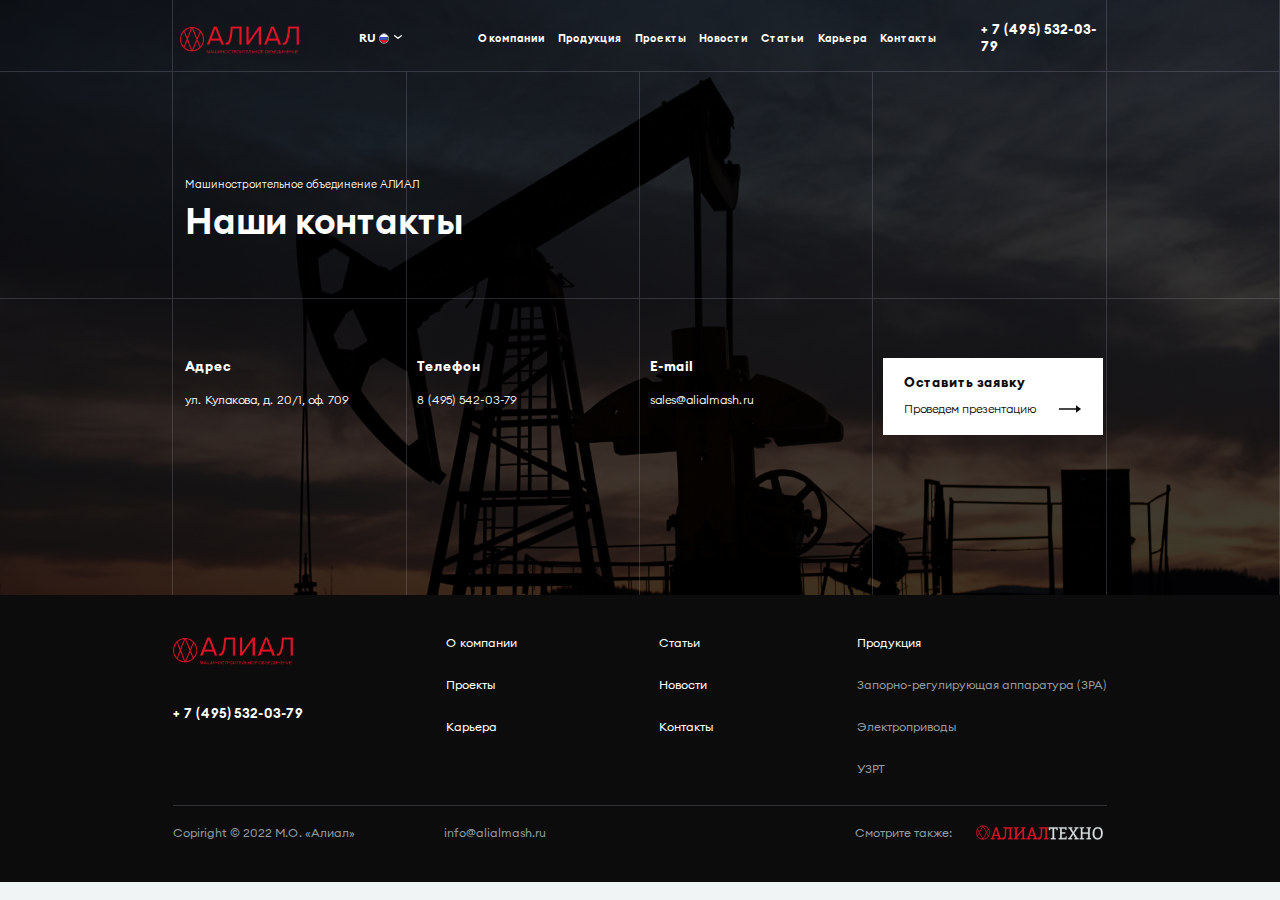
<file: contacts.html>
<!DOCTYPE html>
<html lang="ru">
  <head>
    <meta charset="UTF-8" />
    <meta
      name="viewport"
      content="width=device-width, initial-scale=1.0, shrink-to-fit=no"
    />
    <meta name="description" content="another website" />
    <title>Алиал</title>

    <link rel="stylesheet" href="css/swiper-bundle.css" />
    <link rel="stylesheet" href="font/stylesheet.css" />
    <link rel="stylesheet" href="css/animate.css" />
    <link rel="stylesheet" href="css/style.css" />
  </head>

  <body class="contacts">
    <div class="wrapper">
      <div class="wrapper-img">
        <img src="./img/contacts/wrapper.webp" alt="" class="wrapper-img" />
      </div>
      <div class="back-grid">
        <div class="cell"></div>
        <div class="cell" style="grid-column: span 4"></div>
        <div class="cell"></div>
        <div class="cell"></div>
        <div class="cell"></div>
        <div class="cell"></div>
        <div class="cell"></div>
        <div class="cell"></div>
        <div class="cell"></div>
        <div class="cell" style="border-bottom: none"></div>
        <div class="cell" style="border-bottom: none"></div>
        <div class="cell" style="border-bottom: none"></div>
        <div class="cell" style="border-bottom: none"></div>
        <div class="cell" style="border-bottom: none"></div>
        <div class="cell" style="border-bottom: none"></div>
      </div>

      <header class="header">
        <div class="container header__container">
          <div class="header__left">
            <div class="header__logo">
              <a href="#">
                <img src="img/logo.png" alt="" />
              </a>
            </div>
            <div class="header__language">
              <div class="header__language-box">
                <span>RU</span>
                <div class="header__language-img">
                  <img src="img/icon/ru.svg" alt="" />
                </div>
              </div>
              <div class="header__language-list">
                <div class="header__language-list-box">
                  <span>EN</span>
                  <div class="header__language-img">
                    <img src="img/icon/en.svg" alt="" />
                  </div>
                </div>
              </div>
            </div>
          </div>
          <div class="header__burger">
            <div class="header__burger-icon"></div>
          </div>
          <div class="header__right">
            <ul class="header__lists">
              <li class="header__item"><a href="#">О компании</a></li>
              <li class="header__item"><a href="#">Продукция</a></li>
              <li class="header__item"><a href="#">Проекты</a></li>
              <li class="header__item"><a href="#">Новости</a></li>
              <li class="header__item"><a href="#">Статьи</a></li>
              <li class="header__item"><a href="#">Карьера</a></li>
              <li class="header__item"><a href="#">Контакты</a></li>
            </ul>
            <div class="header__mob mobile">
              <div class="header__mob-contact">
                <strong>+ 7 (495) 532-03-79</strong>
                <span>info@alialmash.ru</span>
              </div>
              <div class="header__mob-another">
                <span>Смотрите также:</span>
                <a class="header__mob-img" href=""><img src="./img/logo-tech.png" alt="" /></a>
              </div>
            </div>
          </div>
          <a class="header__phone-number">+ 7 (495) 532-03-79</a>
        </div>
      </header>

      <main class="main">
        <section class="form form_theme_dark form-modal">
          
          <div class="overlay">
            <div class="form-grid">
              <div class="cell"></div>
              <div class="cell"></div>
              <div class="cell"></div>
              <div class="cell"></div>
            </div>
          </div>
    
          <div class="container">
            <div class="form__title">Обратная связь с нами</div>
            <div class="form__subtitle">
              Оставьте заявку, и мы свяжемся с вами в течение 1 рабочего дня
            </div>
            <span class="close-btn"><svg xmlns="http://www.w3.org/2000/svg" width="37" height="37" viewBox="0 0 37 37" fill="none">
              <path d="M34 3L3 34" stroke="#424245" stroke-width="3" stroke-linecap="square" stroke-linejoin="round"/>
              <path d="M3 3L34 34" stroke="#424245" stroke-width="3" stroke-linecap="square" stroke-linejoin="round"/>
              </svg></span>
            <form action="">
              <div class="form__fields">
                <input
                  class="form__field field field__name"
                  type="text"
                  placeholder="ФИО"
                  required
                />
                <input
                  class="form__field field field__telephone"
                  type="text"
                  placeholder="Телефон"
                  required
                />
                <input
                  class="form__field field field__email"
                  type="text"
                  placeholder="Email"
                  required
                />
                <input
                  class="form__field field field__company-name"
                  type="text"
                  placeholder="Название компании"
                  required
                />
              </div>

              <textarea
                class="form__textarea"
                placeholder="Сообщение"
                required
              ></textarea>
              <div class="button button_type_red">
                <button type="submit">
                  <div class="button__title">Оставить заявку</div>
                  <div class="button__text">
                    <span>Проведем презентацию</span
                    ><svg
                      xmlns="http://www.w3.org/2000/svg"
                      viewBox="0 0 36 13"
                      fill="none"
                    >
                      <path
                        fill-rule="evenodd"
                        clip-rule="evenodd"
                        d="M27.7716 12.5L36.0001 6.5L27.7716 0.5V5.11621H0V7.88544H27.7716V12.5Z"
                        fill="#0B0C0B"
                      />
                    </svg>
                  </div>
                </button>
              </div>
             
            </form>
          </div>
        </section>
        

        <div class="contacts__subtitle">Машиностроительное объединение АЛИАЛ</div>
        <div class="contacts__title">Наши контакты</div>
        <ul class="contactslist">
          <li class="contacts-item">
            <div class="contacts-item__title">Адрес</div>
            <div class="contacts-item__text">
              ул. Кулакова, д. 20/1, оф. 709
            </div>
          </li>

          <li class="contacts-item">
            <div class="contacts-item__title">Телефон</div>
            <a class="contacts-item__text link" href="#">8 (495) 542-03-79</a>
          </li>

          <li class="contacts-item">
            <div class="contacts-item__title">E-mail</div>
            <a class="contacts-item__text link" href="#">sales@alialmash.ru</a>
          </li>

          <li class="contacts-item button">
            <button type="button">
              <div class="button__title">Оставить заявку</div>
              <div class="button__text">
                <span>Проведем презентацию</span
                ><svg
                  xmlns="http://www.w3.org/2000/svg"
                  viewBox="0 0 36 13"
                  fill="none"
                >
                  <path
                    fill-rule="evenodd"
                    clip-rule="evenodd"
                    d="M27.7716 12.5L36.0001 6.5L27.7716 0.5V5.11621H0V7.88544H27.7716V12.5Z"
                    fill="#0B0C0B"
                  />
                </svg>
              </div>
            </button>
          </li>
        </ul>
      </main>
    </div>

    <footer class="footer">
      <div class="container">
          <div class="footer__top">
              <div class="footer__top-items">
                  <div class="footer__top-logo">
                      <a href="#">
                          <img src="img/logo.png" alt="" />
                      </a>
                  </div>
                  <a href="#" class="footer__top-phone">+ 7 (495) 532-03-79</a>
              </div>
              <div class="footer__top-items">
                  <div class="footer__top-item"><a href="#">О компании</a></div>
                  <div class="footer__top-item"><a href="#">Проекты</a></div>
                  <div class="footer__top-item"><a href="#">Карьера</a></div>
              </div>
              <div class="footer__top-items">
                  <div class="footer__top-item"><a href="#">Статьи</a></div>
                  <div class="footer__top-item"><a href="#">Новости</a></div>
                  <div class="footer__top-item"><a href="#">Контакты</a></div>
              </div>
              <div class="footer__top-items">
                  <div class="footer__top-item"><a href="#">Продукция</a></div>
                  <div class="footer__top-item prod">
                      <a href="#">Запорно-регулирующая аппаратура (ЗРА)</a>
                  </div>
                  <div class="footer__top-item prod">
                      <a href="#">Электроприводы</a>
                  </div>
                  <div class="footer__top-item prod"><a href="#">УЗРТ</a></div>
              </div>
          </div>
          <div class="footer__line"></div>
          <div class="footer__bottom">
              <div class="footer__bottom-item">Copiright © 2022 М.О. «Алиал»</div>
              <a href="#" class="footer__bottom-item">info@alialmash.ru</a>
              <div class="footer__bottom-item">
                  <span>Смотрите также:</span>
                  <a class="footer__bottom-logo" href=""><img src="./img/logo-tech.png" alt="" /></a>
              </div>
          </div>
      </div>
  </footer>

    <script src="js/wow.min.js"></script>
    <script src="https://api-maps.yandex.ru/2.1/?lang=ru_RU"></script>
    <script src="js/swiper-bundle.min.js"></script>
    <script src="./js/jquery.fancybox.min.js"></script>
    <script
      src="https://code.jquery.com/jquery-3.3.1.min.js"
      integrity="sha256-FgpCb/KJQlLNfOu91ta32o/NMZxltwRo8QtmkMRdAu8="
      crossorigin="anonymous"
    ></script>
    <script src="./js/jquery.maskedinput.js"></script>
    <script src="./js/inputmask.js"></script>
    <script src="./js/swiper.js"></script>
    <script src="js/main.js"></script>
  </body>
</html>
</file>
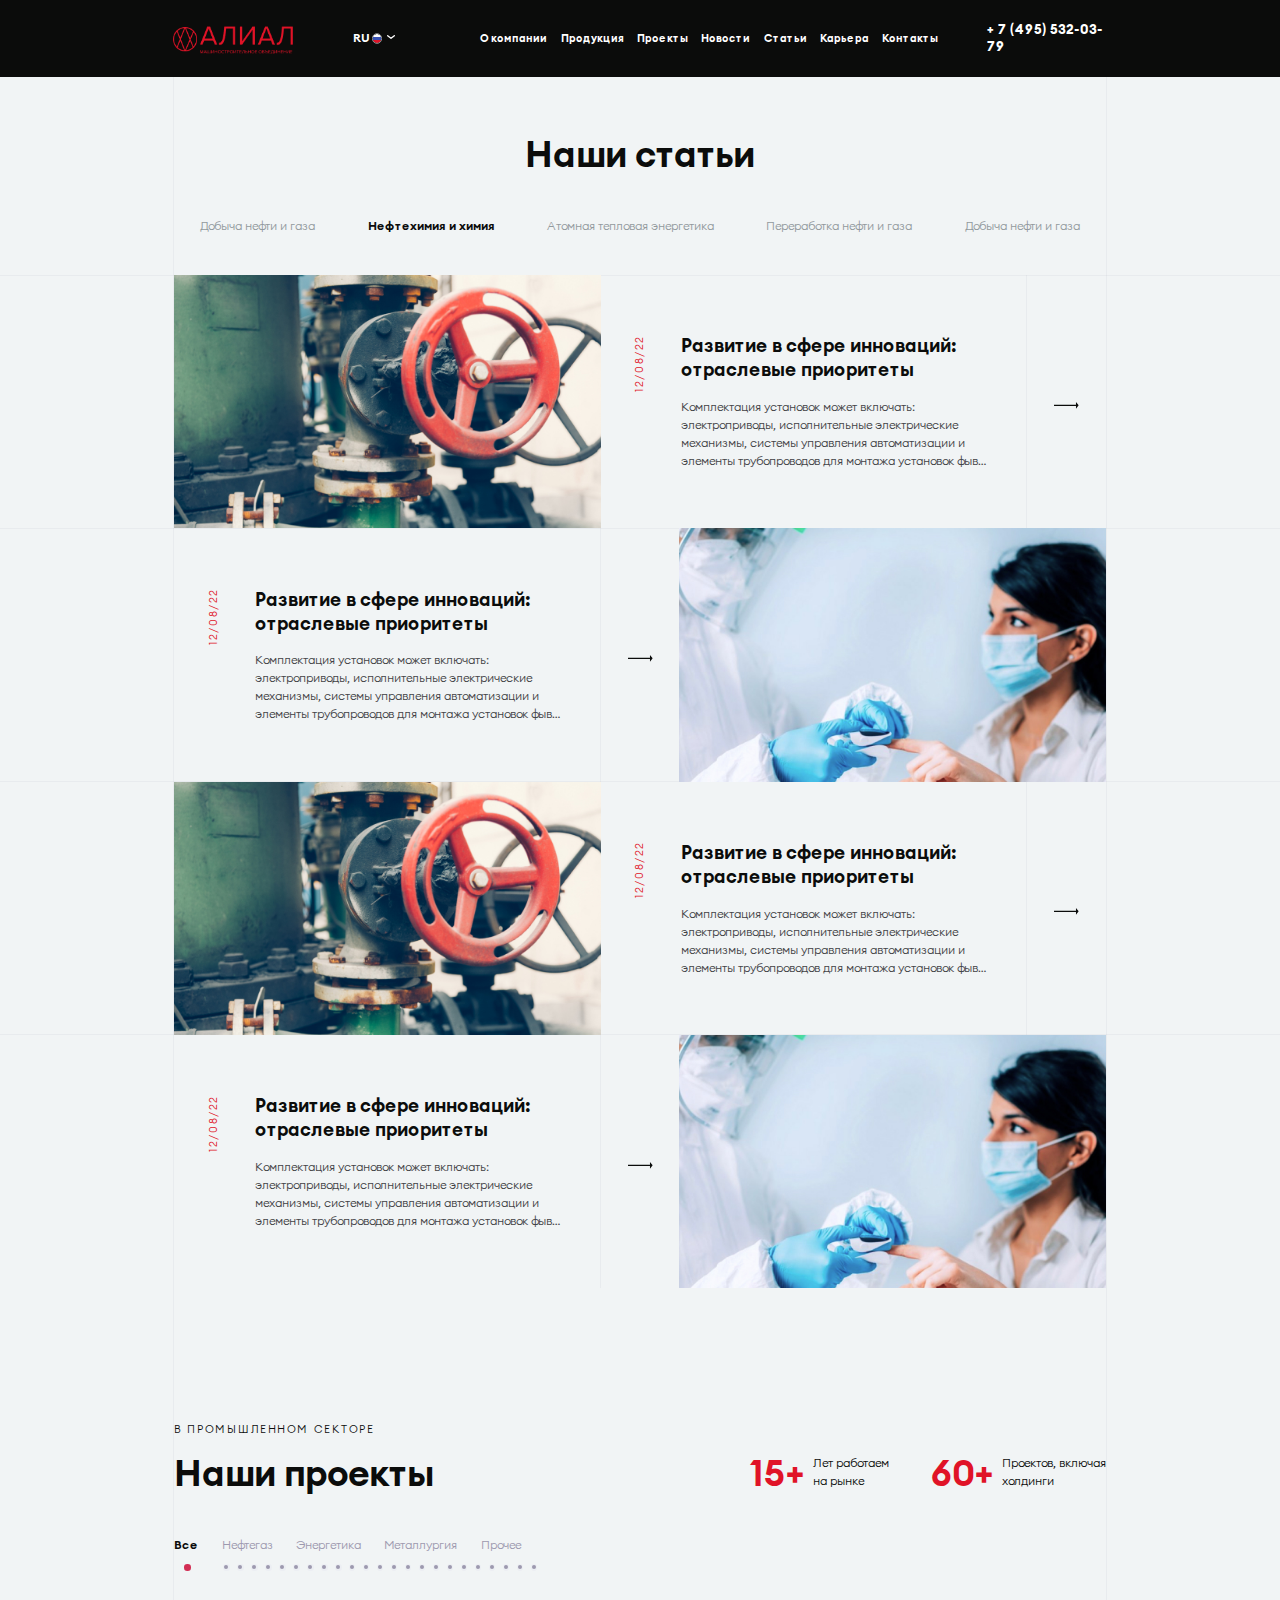
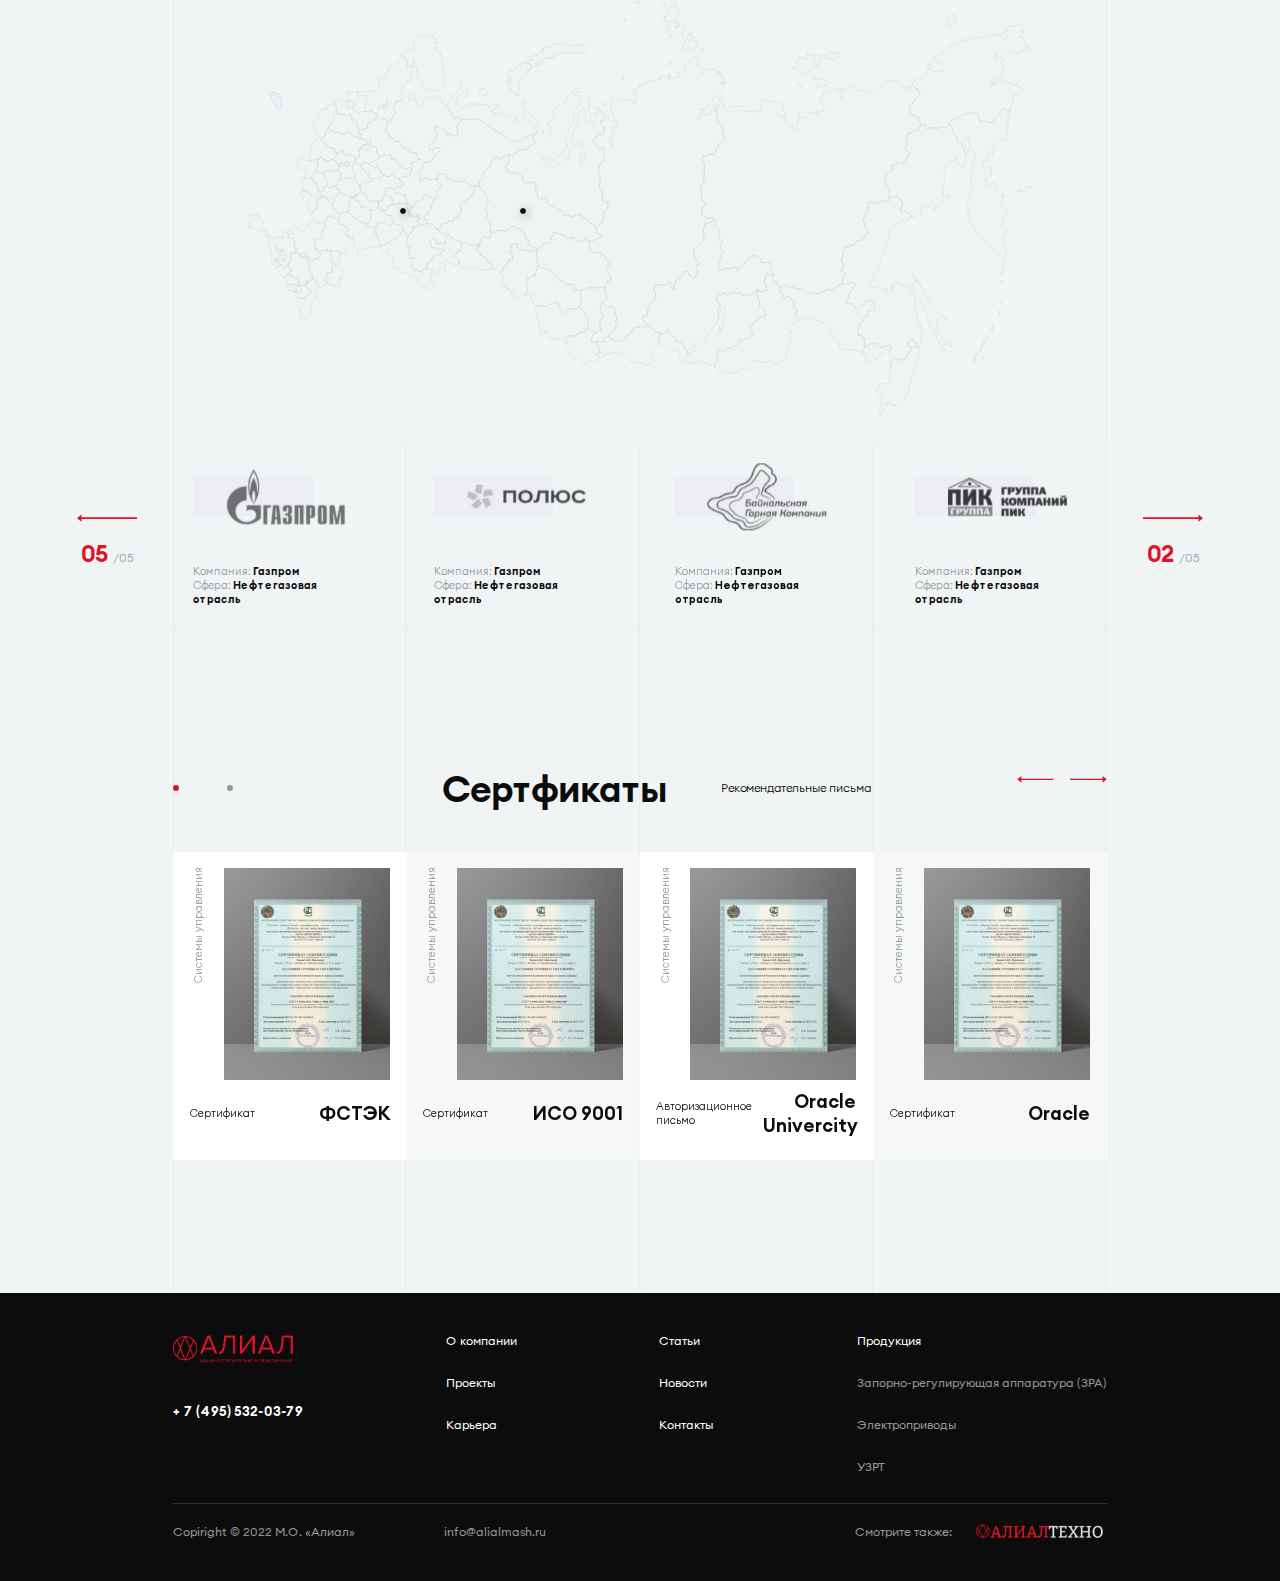
<file: our-articles.html>
<!DOCTYPE html>
<html lang="ru">
  <head>
    <meta charset="UTF-8" />
    <meta
      name="viewport"
      content="width=device-width, initial-scale=1.0, shrink-to-fit=no"
    />
    <meta name="description" content="another website" />
    <title>Алиал</title>

    <link rel="stylesheet" href="css/swiper-bundle.css" />
    <link rel="stylesheet" href="font/stylesheet.css" />
    <link rel="stylesheet" href="css/animate.css" />
    <link rel="stylesheet" href="css/style.css" />
  </head>
  <body>
    <header class="header">
      <div class="container header__container">
        <div class="header__left">
          <div class="header__logo">
            <a href="#">
              <img src="img/logo.png" alt="" />
            </a>
          </div>
          <div class="header__language">
            <div class="header__language-box">
              <span>RU</span>
              <div class="header__language-img">
                <img src="img/icon/ru.svg" alt="" />
              </div>
            </div>
            <div class="header__language-list">
              <div class="header__language-list-box">
                <span>EN</span>
                <div class="header__language-img">
                  <img src="img/icon/en.svg" alt="" />
                </div>
              </div>
            </div>
          </div>
        </div>
        <div class="header__burger">
          <div class="header__burger-icon"></div>
        </div>
        <div class="header__right">
          <ul class="header__lists">
            <li class="header__item"><a href="#">О компании</a></li>
            <li class="header__item"><a href="#">Продукция</a></li>
            <li class="header__item"><a href="#">Проекты</a></li>
            <li class="header__item"><a href="#">Новости</a></li>
            <li class="header__item"><a href="#">Статьи</a></li>
            <li class="header__item"><a href="#">Карьера</a></li>
            <li class="header__item"><a href="#">Контакты</a></li>
          </ul>
          <div class="header__mob mobile">
            <div class="header__mob-contact">
              <strong>+ 7 (495) 532-03-79</strong>
              <span>info@alialmash.ru</span>
            </div>
            <div class="header__mob-another">
              <span>Смотрите также:</span>
              <a class="header__mob-img" href=""
                ><img src="./img/logo-tech.png" alt=""
              /></a>
            </div>
          </div>
        </div>
        <a class="header__phone-number">+ 7 (495) 532-03-79</a>
      </div>
    </header>

    <main>
      <section class="grid">
        <div class="cell"></div>
        <div class="cell"></div>
        <div class="cell"></div>
        <div class="cell"></div>
      </section>

      <section class="our-articles">
        <div class="container">
          <div class="our-articles--title title-h1">Наши статьи</div>
          <div class="another-text">
            <span>Добыча нефти и газа</span>
            <span class="active">Нефтехимия и химия</span>
            <span>Атомная тепловая энергетика</span>
            <span>Переработка нефти и газа</span>
            <span>Добыча нефти и газа</span>
          </div>
          <div class="our-articles-list">
            <div class="background-line background-line_left"></div>
            <div class="background-line background-line_right"></div>
            <div class="our-articles-item">
              <div class="our-articles-item--img">
                <img src="./img/our-articles1.jpg" alt="" />
              </div>
              <div class="our-articles-item-info">
                <div class="our-articles-item-info--date">12/08/22</div>
                <div class="our-articles-item-info--title">
                  Развитие в сфере инноваций: отраслевые приоритеты
                </div>
                <p>
                  Комплектация установок может включать: электроприводы,
                  исполнительные электрические механизмы, системы управления
                  автоматизации и элементы трубопроводов для монтажа установок
                  фыв фывфывфывфы
                </p>
                <div class="our-articles-item--icon">
                  <svg
                    xmlns="http://www.w3.org/2000/svg"
                    width="37"
                    height="10"
                    viewBox="0 0 37 10"
                    fill="none"
                  >
                    <path
                      fill-rule="evenodd"
                      clip-rule="evenodd"
                      d="M33 10L37 5L33 0V4H0V6H33V10Z"
                      fill="#0B0C0B"
                    />
                  </svg>
                </div>
              </div>
            </div>
            <div class="our-articles-item">
              <div class="our-articles-item--img">
                <img src="./img/our-articles2.jpg" alt="" />
              </div>
              <div class="our-articles-item-info">
                <div class="our-articles-item-info--date">12/08/22</div>
                <div class="our-articles-item-info--title">
                  Развитие в сфере инноваций: отраслевые приоритеты
                </div>
                <p>
                  Комплектация установок может включать: электроприводы,
                  исполнительные электрические механизмы, системы управления
                  автоматизации и элементы трубопроводов для монтажа установок
                  фыв фывфывфывфы
                </p>
                <div class="our-articles-item--icon">
                  <svg
                    xmlns="http://www.w3.org/2000/svg"
                    width="37"
                    height="10"
                    viewBox="0 0 37 10"
                    fill="none"
                  >
                    <path
                      fill-rule="evenodd"
                      clip-rule="evenodd"
                      d="M33 10L37 5L33 0V4H0V6H33V10Z"
                      fill="#0B0C0B"
                    />
                  </svg>
                </div>
              </div>
            </div>
            <div class="our-articles-item">
              <div class="our-articles-item--img">
                <img src="./img/our-articles1.jpg" alt="" />
              </div>
              <div class="our-articles-item-info">
                <div class="our-articles-item-info--date">12/08/22</div>
                <div class="our-articles-item-info--title">
                  Развитие в сфере инноваций: отраслевые приоритеты
                </div>
                <p>
                  Комплектация установок может включать: электроприводы,
                  исполнительные электрические механизмы, системы управления
                  автоматизации и элементы трубопроводов для монтажа установок
                  фыв фывфывфывфы
                </p>
                <div class="our-articles-item--icon">
                  <svg
                    xmlns="http://www.w3.org/2000/svg"
                    width="37"
                    height="10"
                    viewBox="0 0 37 10"
                    fill="none"
                  >
                    <path
                      fill-rule="evenodd"
                      clip-rule="evenodd"
                      d="M33 10L37 5L33 0V4H0V6H33V10Z"
                      fill="#0B0C0B"
                    />
                  </svg>
                </div>
              </div>
            </div>
            <div class="our-articles-item">
              <div class="our-articles-item--img">
                <img src="./img/our-articles2.jpg" alt="" />
              </div>
              <div class="our-articles-item-info">
                <div class="our-articles-item-info--date">12/08/22</div>
                <div class="our-articles-item-info--title">
                  Развитие в сфере инноваций: отраслевые приоритеты
                </div>
                <p>
                  Комплектация установок может включать: электроприводы,
                  исполнительные электрические механизмы, системы управления
                  автоматизации и элементы трубопроводов для монтажа установок
                  фыв фывфывфывфы
                </p>
                <div class="our-articles-item--icon">
                  <svg
                    xmlns="http://www.w3.org/2000/svg"
                    width="37"
                    height="10"
                    viewBox="0 0 37 10"
                    fill="none"
                  >
                    <path
                      fill-rule="evenodd"
                      clip-rule="evenodd"
                      d="M33 10L37 5L33 0V4H0V6H33V10Z"
                      fill="#0B0C0B"
                    />
                  </svg>
                </div>
              </div>
            </div>
          </div>
        </div>
      </section>

      <section class="world">
        <div class="container">
          <div class="world__head">
            <div class="world__head-left">
              <span>В промышленном секторе</span>
              <strong>Наши проекты</strong>
            </div>
            <div class="world__head-info">
              <div class="world__head-info-item">
                <strong>15+</strong>
                <span>Лет работаем <br />на рынке</span>
              </div>
              <div class="world__head-info-item">
                <strong>60+</strong>
                <span>Проектов, включая<br />холдинги</span>
              </div>
            </div>
          </div>
          <div class="world-container">
            <div class="world-container-filter">
              <div class="world-container-filter--item active">Все</div>
              <div class="world-container-filter--item">Нефтегаз</div>
              <div class="world-container-filter--item">Энергетика</div>
              <div class="world-container-filter--item">Металлургия</div>
              <div class="world-container-filter--item">Прочее</div>
              <div class="world-container-filter-circle">
                <span class="active"></span><span></span><span></span
                ><span></span><span></span><span></span><span></span
                ><span></span><span></span><span></span><span></span
                ><span></span><span></span><span></span><span></span
                ><span></span><span></span><span></span><span></span
                ><span></span><span class="desktop"></span
                ><span class="desktop"></span><span class="desktop"></span
                ><span class="desktop"></span>
              </div>
            </div>
            <div class="world-container-map">
              <svg
                width="1186"
                height="626"
                viewBox="0 0 1186 626"
                fill="none"
                xmlns="http://www.w3.org/2000/svg"
              >
                <g
                  id="&#208;&#186;&#208;&#176;&#209;&#128;&#209;&#130;&#208;&#176;"
                >
                  <path
                    id="Vector"
                    d="M453.039 300.639L450.696 297.097L444.842 298.278L438.987 297.098V288.835L436.646 286.475L435.474 284.115V280.573L436.646 278.212L437.816 277.032L435.474 274.671H434.304L433.133 273.491V272.311H430.791L429.621 273.491H428.449L424.937 272.31L422.595 273.491L420.253 274.671L416.741 271.13L414.398 267.59L416.741 266.409L417.911 265.229L415.569 264.049L414.398 262.869L410.886 260.509L407.373 259.328H406.203L405.031 260.509L403.861 259.328V258.147H401.518L399.177 259.328L398.006 258.147H394.493L393.323 255.787L394.493 253.426L390.981 252.246L389.81 249.885L390.981 247.524H393.323L394.493 243.984L396.835 240.442V239.262L395.665 236.901V234.54L394.494 231L392.152 232.18L388.639 233.36V234.54L386.298 235.721L383.955 236.901L381.613 238.082L380.443 235.721V234.54H378.101L375.76 235.721H374.588L373.418 236.901L371.075 238.081L369.905 239.261L368.734 246.344L364.05 251.064L359.367 255.786L357.025 260.508L354.683 265.228V266.408L355.855 267.59L354.683 269.95H352.342L351.171 273.491L350 275.852V277.032L351.171 278.213V281.753L354.683 284.115L358.196 286.475L361.708 294.737L362.88 297.098L365.222 300.639L362.88 305.36L361.708 310.082L360.538 312.442V315.984L362.88 317.164V319.524L361.71 324.246L360.538 328.967L364.051 331.328L367.563 333.689V346.672L368.735 347.853L372.247 349.033H375.76L376.931 346.671L379.273 345.491H380.443L381.613 346.671H387.468L389.811 347.853H390.981L392.153 346.671L393.323 345.491L398.006 344.311L400.348 340.771L401.519 339.59H403.861L405.031 341.951L406.203 343.131H409.715L413.228 344.311L414.399 345.491H415.569L416.741 346.671L419.083 350.213L420.253 354.935H421.424L422.595 356.115V357.295L421.424 358.475L423.766 360.836H424.936V366.738L427.278 367.918L430.791 370.278L431.962 371.459L433.133 372.639H436.646L438.987 375L443.671 370.278L448.354 365.557H455.379L458.892 359.655L460.063 354.935L461.234 353.754H462.404L463.576 351.393L462.404 349.033L463.576 347.853L464.746 349.033L469.429 350.213L474.113 351.393L475.284 352.573L476.455 353.753L478.797 352.573H481.139V354.935L483.481 357.295H488.164L492.847 356.115V358.475L495.189 360.836H498.702L499.873 362.016L502.214 363.197L503.386 362.016H504.556L508.069 359.655L510.411 358.475L513.924 360.836L517.437 362.016L526.804 359.656L535 354.935L532.657 352.574L527.975 350.213L526.804 341.95L524.462 337.229L522.12 334.868H517.436L515.094 331.328L512.752 327.786H508.069L504.556 324.246V320.704H503.386L498.702 323.064L491.677 325.426L489.335 324.246L486.993 323.066H478.797L476.455 320.704L475.284 315.984L469.429 312.442L464.746 308.901L458.892 307.721L456.551 306.54L454.208 304.18L453.039 300.639Z"
                    fill="#ECEEF3"
                    fill-opacity="0.25"
                    stroke="#92999D"
                    stroke-opacity="0.2"
                  />
                  <path
                    id="Vector_2"
                    d="M153.074 242.509L152.241 241L151.26 242.29L149.855 242.989L149.428 245.235L146.207 243.872L144.694 245.294L142.592 243.064L141.988 245.43L140 246.011L140.565 248.685L142.222 247.48L143.482 249L146.182 248.868L146.918 247.258L147.826 248.718L149.732 247.735L151.602 248.959L154.546 248.717L155 246.863L154.107 244.077L154.469 242.984C153.593 243.095 153.49 242.83 153.075 242.508L153.074 242.509Z"
                    fill="#ECEEF3"
                    fill-opacity="0.25"
                    stroke="#92999D"
                    stroke-opacity="0.2"
                  />
                  <path
                    id="Vector_3"
                    d="M160.6 151.2L157.001 150L152.201 151.2L151 155.999L152.201 159.6L157.001 162L160.6 159.6L163 155.999L160.6 151.2Z"
                    fill="#ECEEF3"
                    fill-opacity="0.25"
                    stroke="#92999D"
                    stroke-opacity="0.2"
                  />
                  <path
                    id="Vector_4"
                    d="M360.376 132.52H354.522L349.838 137.194L351.008 141.87L356.863 143.039H358.034L359.205 141.87H360.376L361.547 140.701V141.87L360.376 143.039H361.547L362.717 141.87V137.194L360.376 132.52ZM414.239 159.403L416.581 160.571V164.078L420.094 166.416L422.436 162.909L421.265 159.403L420.094 155.896V153.559L418.923 151.22H416.581V153.559H414.239V159.403ZM381.453 158.234L377.94 157.065L373.256 155.896L367.402 157.065L368.572 158.234V160.571H366.231L365.06 159.403V158.234L366.231 157.065L362.717 155.897H358.034L356.863 154.728L349.838 155.897L342.812 154.728L341.641 153.559V154.728H340.47V158.234L339.299 155.897L336.958 154.728L335.786 153.559L331.103 157.065L326.419 161.741L320.564 159.403L315.88 155.897L317.052 152.39L318.222 150.053L317.052 147.714L315.88 145.377L320.564 143.039L324.077 141.87L329.932 145.377L331.103 144.208L332.274 143.04V141.87H333.444V134.857L329.931 130.183L325.248 126.676L324.077 123.169L322.906 122V131.351L315.88 137.194L310.026 141.87V148.883L305.342 152.39L303 154.727V158.234L307.684 165.247L311.197 172.26L312.368 174.598L313.539 175.767V176.936H315.88V175.767L318.222 174.598H320.564L322.907 175.767L325.249 178.104H333.444L342.813 179.273L345.154 178.104L346.325 176.936L347.496 178.104H352.18L358.035 182.78L365.06 188.624L400.188 209.663L401.359 210.831L402.53 212L409.556 210.831L417.752 208.494V207.325L418.923 204.987L420.094 206.156H421.265L423.606 204.987L425.949 203.818L428.291 202.65L430.633 201.481L431.803 200.313H434.145L436.41 201.194L438.83 197.974V195.637L437.658 194.468L435.316 190.961L436.487 189.793L437.658 188.624L440 186.286V183.948L436.487 178.104L431.803 173.43L425.949 168.754L424.778 167.585L423.607 166.417L422.436 167.585L421.266 168.754L420.094 167.585H418.924L417.752 168.754V175.767L416.582 182.78L415.411 181.611H414.24L411.898 182.78L409.557 181.611H408.385L407.215 183.948L403.702 185.118L402.531 182.78L403.702 180.442L406.043 179.274H407.215V176.936L406.043 174.598H407.215L399.018 173.43L391.993 174.598L389.651 171.091L382.624 168.754L377.941 169.923V171.091L376.77 172.26L375.599 169.923H373.258L372.087 171.091H370.916L372.087 169.923V167.584L369.745 166.416H367.403L368.574 165.247V164.078H370.915L373.258 165.247L374.429 162.909L375.6 160.571H376.77L377.942 159.403V158.234H381.454H381.453Z"
                    fill="#ECEEF3"
                    fill-opacity="0.25"
                    stroke="#92999D"
                    stroke-opacity="0.2"
                  />
                  <path
                    id="Vector_5"
                    d="M184.742 217.37L185.903 216.185L182.42 215L181.258 216.185L182.42 217.37H184.742ZM192.872 218.555H191.71L190.549 219.741L187.065 217.37V222.112L185.904 225.667L183.58 228.037V224.482L180.097 225.667L178.935 224.482L180.097 223.297H181.258L180.097 216.186H177.775L175.451 217.371L176.613 218.556L175.451 219.741L174.29 220.926H171.968V223.297L170.807 225.667V231.593L171.968 232.778L168.483 233.963L165 238.704V243.445L168.483 247L173.129 245.815L178.935 243.445L184.742 245.815L191.71 241.074L199.839 237.519V236.334L201 233.963L196.355 228.037V222.112L192.872 218.556V218.555Z"
                    fill="#ECEEF3"
                    fill-opacity="0.25"
                    stroke="#92999D"
                    stroke-opacity="0.2"
                  />
                  <path
                    id="Vector_6"
                    d="M301.622 353.17V356.68L299.266 361.359L300.444 362.529L301.622 363.698H296.911L295.733 364.868H294.555L292.2 363.698L291.022 366.038L289.845 367.208H288.666V364.868L287.489 363.698L285.134 364.868V362.529L286.311 360.188L282.778 357.849L279.245 359.019L278.067 360.188V361.358H276.889V362.528L279.245 370.717V371.887H283.955V373.057L285.134 374.226L292.2 373.057L298.089 374.226L295.733 377.736L292.2 381.245L291.022 383.585L289.845 382.415L288.666 381.245H287.489L285.134 382.415H282.778L279.245 388.264L275.711 394.113L274.534 395.283L272.178 397.623V399.962H271V401.132L272.178 402.302V404.642H273.355L274.534 403.472L278.066 404.642L281.6 408.151L279.245 409.321L276.889 412.83H278.066L282.777 414L287.489 412.83L288.666 409.321V406.981L289.845 405.812H291.022L292.2 404.642H293.377L298.088 406.981L301.622 409.321L299.266 404.642L296.91 401.132L299.266 398.793H301.622L299.266 397.623L296.91 395.283H298.088L299.265 394.113L300.444 392.943L299.265 391.774H303.977V392.943L305.154 394.113L308.688 395.283L311.044 396.453V397.623L312.221 398.793L313.399 397.623H316.933L320.466 398.793V397.623V396.453L319.289 394.113L321.645 392.943V390.604L318.111 388.264L313.4 384.755L315.755 382.415L316.934 381.245L318.111 378.906V377.736H319.289L320.466 376.566H322.822L324 371.887V366.038L322.822 363.698V362.529L321.645 361.359L319.289 360.19H318.111L316.934 361.359L311.045 357.849L305.155 353.17V352H302.8L301.622 353.17Z"
                    fill="#ECEEF3"
                    fill-opacity="0.25"
                    stroke="#92999D"
                    stroke-opacity="0.2"
                  />
                  <path
                    id="Vector_7"
                    d="M210.286 320.667L209.115 318.334L204.428 317.167V314.833L200.915 312.5L198.572 309L193.886 316L191.542 314.833H186.857L188.028 319.5L186.857 324.167L188.028 326.5V328.834L184.514 333.5L181 335.834L184.514 340.501L191.542 341.667L192.714 342.834V344L195.057 340.5L197.4 334.667H200.915L203.257 333.5H204.428L206.772 334.667H209.115L211.458 337L214.972 339.333L216.143 338.167H218.486L220.829 334.667L222 332.333L219.657 328.834V325.334L218.486 323.001H212.629L210.286 320.667Z"
                    fill="#ECEEF3"
                    fill-opacity="0.25"
                    stroke="#92999D"
                    stroke-opacity="0.2"
                  />
                  <path
                    id="Vector_8"
                    d="M398.167 343.656L393.501 344.82L392.333 345.984L391.167 347.147H390L387.667 345.984H381.833L380.667 344.82H379.5L377.167 345.984L376 348.312H372.501L369.001 347.147V348.312L367.834 350.64V355.296L365.501 356.459H360.834V355.296H357.334L355.001 356.459L352.668 361.115L351.5 366.934V368.099H352.668L351.5 369.263H349.166L348 371.59V376.246L350.333 377.41L352.667 378.574V383.23H356.167V384.393L357.333 385.557L358.5 384.393L359.666 385.557L362 389.049L363.167 392.541L364.333 393.704L366.667 394.868H367.833L369.001 398.36L371.334 403.016H372.5V401.853L373.667 403.016V404.18H374.833L377.167 405.344L379.5 407.671L380.667 410H383L384.166 408.836V406.508H385.334L387.666 405.345L386.5 404.181V403.016H387.666L388.833 401.853L387.666 400.689L388.833 399.525L391.166 398.361V397.198L392.333 396.034H393.499V393.705L394.666 392.542H395.833V389.05L398.166 390.214L401.666 389.05L400.499 380.902V379.738H397L395.834 378.575L397 377.411L399.333 376.247V369.264L402.834 366.935L406.334 364.608L407.5 365.771L408.667 368.099L407.5 369.263V371.591H409.833L412.167 372.755L414.501 373.919L418 376.247L419.168 375.082H421.501L429.667 377.41L439 373.919L436.667 371.59H433.166L432 370.426L430.833 369.263L427.334 366.934L425 365.77V359.951H423.833L421.5 357.623L422.666 356.459V355.296L421.5 354.131H420.333L419.167 349.476L416.833 345.984L415.666 344.82H414.5L413.333 343.656L409.833 342.492H406.333L405.167 341.329L404 339H401.666L400.499 340.164L398.166 343.656H398.167Z"
                    fill="#ECEEF3"
                    fill-opacity="0.25"
                    stroke="#92999D"
                    stroke-opacity="0.2"
                  />
                  <path
                    id="Vector_9"
                    d="M134.261 256.216H132.37L132.015 257.388L130.715 258.561H129.769L129.178 257.388L126.341 256.216L123.62 255.044H123.266L122.793 256.216H120.429L118.419 257.388L117.828 258.561L117 259.732L117.828 265.591L120.429 270.28L121.729 271.452L122.912 272.623L122.675 274.968L122.793 278.484L124.803 280.828L126.339 282H128.586L129.059 280.828L130.005 279.656H131.897L133.434 278.485H135.326L141.119 269.108L141.002 266.764L142.839 264.355H144L142.775 263.248V262.076L142.792 259.715L142.839 258.528H141.079L138.569 255L137.1 255.044L135.444 256.216H134.261Z"
                    fill="#ECEEF3"
                    fill-opacity="0.25"
                    stroke="#92999D"
                    stroke-opacity="0.2"
                  />
                  <path
                    id="Vector_10"
                    d="M358.544 286.574L355.059 284.225L351.574 281.874V278.351L350.412 277.175V276L348.088 277.175V278.351L344.603 283.05L342.28 287.75V290.1L336.471 295.975L330.662 301.85L328.338 303.025L326.015 304.2L322.529 307.724L324.853 313.599L322.529 317.124V321.824L319.045 325.35L313.235 326.524L312.074 330.049V332.4H308.589L306.265 330.049L303.942 332.4L301.618 335.924H295.809L293.486 337.1V338.275L292.323 341.799L290 344.15V347.674H291.162L292.323 348.849L296.97 351.2L300.456 353.549H301.617L302.779 352.375H305.103V353.549L310.912 358.25L316.72 361.775L317.882 360.599H319.044L321.367 361.775L322.529 362.95V364.125L323.69 366.475L327.176 364.125L330.662 362.95L332.985 364.125L335.309 366.475H337.632L338.794 367.649L341.118 370L344.602 367.649H350.411L349.249 370H351.574L352.735 368.825H351.574V367.65L352.735 361.775L355.058 357.075L357.382 355.9H360.867V357.075H365.514L367.838 355.9V351.2L369 348.85V347.675L367.838 346.501V333.575L364.353 331.225L360.867 328.875L362.03 324.175L363.191 319.475V317.125L360.867 315.95V312.425L362.03 310.075L363.191 305.375L365.514 300.674L363.191 297.15L362.03 294.799L358.544 286.574Z"
                    fill="#ECEEF3"
                    fill-opacity="0.25"
                    stroke="#92999D"
                    stroke-opacity="0.2"
                  />
                  <path
                    id="Vector_11"
                    d="M160.058 267.154L157.705 266V267.154L150.712 267.085L148.294 268.307H147.142L145.941 267.154L144.764 268.307L142.411 269.461H140.764L135 278.692L135.824 281V283.308H138.412L141.118 284.461L140.765 286.77L141.235 289.077L143.589 290.231H147.118L148.295 292.539L149.471 293.693H151.824L153.001 292.539L158.882 296H161.235L162.178 295.539L163.589 294.846V293.691L164.765 294.845H167.117L165.942 292.537L163.622 291.9L165.942 291.384H168.294L169.47 290.231L171.824 289.077V285.615L173 284.461V282.153L170.647 281H169.47L170.647 279.846V277.538L165.942 271.769L162.411 267.154H160.058Z"
                    fill="#ECEEF3"
                    fill-opacity="0.25"
                    stroke="#92999D"
                    stroke-opacity="0.2"
                  />
                  <path
                    id="Vector_12"
                    d="M117.117 259.307L112.412 258.154L107.706 257L107.236 258.154H106.411L103.823 259.307H101.941L101.47 260.461L101.118 262.768L98.294 263.923L97 266.231L98.5294 267.384L100.529 268.538V272L103.588 273.154L105.823 274.307L105.94 276.616L106.176 280.077L107.352 281.231L108.529 282.384L108.176 283.538V285.846H109.941L110.294 287H111.118L115 285.846L116.413 287L116.765 284.693L116.647 283.538L117.236 282.384L117.941 280.077L122.883 277.768L122.765 274.307L123 271.999L121.824 270.845L120.53 269.692L117.941 265.076L117.116 259.306L117.117 259.307Z"
                    fill="#ECEEF3"
                    fill-opacity="0.25"
                    stroke="#92999D"
                    stroke-opacity="0.2"
                  />
                  <path
                    id="Vector_13"
                    d="M438.836 374.353L429.53 377.859L421.387 375.521H419.06L417.897 376.69L414.407 374.352L412.081 373.183L409.754 372.014H407.427V369.676L408.591 368.507L407.427 366.169L406.264 365L402.774 367.338L399.285 369.676V376.69L396.958 377.859L395.794 379.028L396.958 380.197H400.447V381.366L401.611 389.549L398.121 390.718L395.794 389.549V393.057H394.631L393.468 394.225V396.563H392.304L391.141 397.732V398.901L388.815 400.071L387.651 401.239L388.815 402.408L387.651 403.577H386.489V404.746L387.653 405.915L385.327 407.083H384.163V409.422L386.489 412.928L385.327 418.774V421.112H386.489L383 425.787L384.163 428.126L385.327 429.295L386.489 430.464H387.651L388.815 429.295H389.978V430.464H391.141V429.295L392.304 428.126V436.309L394.631 435.14V433.971L396.958 435.141L399.285 437.479L400.447 438.647H402.774V439.816L401.611 440.985L399.285 439.816L396.958 443.324L398.121 445.661L400.447 444.493L406.264 448H407.427L412.08 445.661H415.57L417.897 443.324H420.224L421.387 439.816L422.551 437.479L423.713 436.31V435.141L422.551 431.634L421.387 429.295L422.551 423.451L424.877 421.112L423.713 419.943V417.606H426.04L428.366 415.267L430.694 414.098H435.347V411.761L434.183 409.422L435.347 407.084L437.673 405.916V403.577L438.836 401.239V400.071L440 397.732L438.836 396.563L437.673 394.225L438.836 393.057V390.718L437.673 388.38V383.704L436.51 382.535V381.366H437.673V377.859H438.836V374.353Z"
                    fill="#ECEEF3"
                    fill-opacity="0.25"
                    stroke="#92999D"
                    stroke-opacity="0.2"
                  />
                  <path
                    id="Vector_14"
                    d="M149.61 171.53V170.354H146.101L143.763 171.53L142.594 169.177L140.956 168L138.734 169.177H136.863L131.016 171.53L131.835 176.236L133.005 179.765L131.952 180.941H130.549L130.432 182.117L130.198 183.294L126.69 184.471L126.105 186.823L124 189.177L124.233 191.529L125.754 193.883L127.391 195.059L133.94 197.412L140.373 198.588L142.595 200.941H143.764L147.272 199.765L150.781 198.589L151.95 197.412L153.12 196.235L156.627 198.589L158.966 202.118H160.136L161.305 203.294L163.644 204.471L164.814 203.294H165.983L168.321 204.471L169.491 206.824H170.66L173 208V200.941L171.83 199.765H170.659V198.589H169.49V196.235L170.659 192.707L168.32 189.177L167.152 186.824V183.294L164.813 180.942V179.766L163.643 178.588H158.965V173.883L157.796 172.707L156.626 171.53V170.354L154.288 171.53L151.949 172.707L149.61 171.53Z"
                    fill="#ECEEF3"
                    fill-opacity="0.25"
                    stroke="#92999D"
                    stroke-opacity="0.2"
                  />
                  <path
                    id="Vector_15"
                    d="M134.861 279.001H133.007L131.501 280.168H129.648L128.722 281.334L128.258 282.501H126.058L124.552 281.334L122.583 279L117.719 281.334L117.024 283.667L116.444 284.834L116.56 286L116.212 288.333L114.823 287.166L111 288.333L111.696 290.667L113.896 293L117.139 294.166L119.92 295.333V296.501H119.803L120.845 297.667H122.236L123.278 300L122.931 301.166L125.827 303.501L128.954 307L131.155 305.833L133.008 304.667L131.849 297.667L135.903 293L141 289.501L140.536 287.166L140.885 284.834L138.221 283.667H135.671V281.333L134.861 279.001Z"
                    fill="#ECEEF3"
                    fill-opacity="0.25"
                    stroke="#92999D"
                    stroke-opacity="0.2"
                  />
                  <path
                    id="Vector_16"
                    d="M101.235 270.69V269.518L99.2361 268.345L97.7067 267.173H93.0003L92.1761 268.345L90.0585 266L87.8233 268.344L86.6469 269.517L84.5293 268.344L84.1764 269.517L83.9411 270.689L81 273.034L82.9992 276.551L85.7049 280.069L85.3521 281.241L84.7639 282.413H85.3521L85.7049 283.586H85.1183L84.5302 284.759L86.7654 287.103H91.0006L92.0593 289.448L93.3533 290.621L98.8825 292.966L105.941 296.483L106.999 297.656L108.059 300L109.706 297.656L110.999 295.31L112.529 296.482H114.294V295.31L115 294.138L114.765 292.966L112.53 290.621L111.824 288.276H110.999L110.646 287.103H108.882V284.759L109.235 283.586L108.059 282.413L106.882 281.241L106.646 277.724L106.529 275.379L104.294 274.207L101.235 273.034V270.689L101.235 270.69Z"
                    fill="#ECEEF3"
                    fill-opacity="0.25"
                    stroke="#92999D"
                    stroke-opacity="0.2"
                  />
                  <path
                    id="Vector_17"
                    d="M350.12 367.649H344.321L340.841 369.973L338.521 367.649L337.361 366.487H335.04L332.72 364.162L330.4 363L326.921 364.162L323.44 366.487V372.297L322.28 376.946H319.96L318.8 378.108H317.64V379.27L316.48 381.595L315.32 382.757L313 385.08L317.64 388.567L321.12 390.891V393.216L318.8 394.378L319.96 396.702V399.027L325.76 400.189L331.56 401.351L333.881 402.513L335.04 403.675L336.201 402.513L337.36 401.351H339.68L343.16 402.513L344.32 403.675L353.601 404.838L362.881 406L364.04 404.838L365.201 403.675H366.36L368.68 404.838L369.841 403.675H371L368.68 399.027L367.521 395.54H366.36L364.04 394.378L362.881 393.216L361.72 389.729L359.399 386.242L358.24 385.08L357.079 386.242L355.92 385.08V383.919H352.439V379.271L350.119 378.108L347.799 376.946V372.298L348.96 369.973L350.12 367.649Z"
                    fill="#ECEEF3"
                    fill-opacity="0.25"
                    stroke="#92999D"
                    stroke-opacity="0.2"
                  />
                  <g id="Vector_18">
                    <path
                      d="M39.5492 137.183L40.9365 136L39.5492 137.183L38.2775 138.364H38.3932L39.5492 137.183ZM50.9943 140.728L44.4047 139.546L42.7861 137.183L40.9365 136L39.5492 137.183L38.3932 138.364H38.8555L40.1272 141.909L37.4682 140.728L34 139.546L38.8555 149L44.4047 157.273L47.6417 162H48.6821L49.9537 160.818L54 159.637L52.9596 151.364L52.6129 147.818L52.4972 144.273L51.9192 143.092H50.4163L49.1446 144.273L47.8729 145.455L45.792 143.091L44.9821 140.728H50.9936H50.9943Z"
                      fill="#ECEEF3"
                      fill-opacity="0.25"
                    />
                    <path
                      d="M44.3164 140.038L45.3731 140.228H44.9821H44.2821L44.5091 140.89L45.3191 143.253L45.3512 143.347L45.4167 143.421L47.4976 145.785L47.837 146.171L48.2133 145.821L49.485 144.64L50.6128 143.592H51.6072L52.001 144.397L52.1131 147.835L52.1136 147.851L52.1152 147.867L52.462 151.413L52.4618 151.413L52.4635 151.427L53.4507 159.276L49.8135 160.338L49.7 160.372L49.6133 160.452L48.4857 161.5H47.9053L44.8199 156.995L44.8172 156.991L39.2869 148.746L35.0101 140.418L37.2857 141.194L39.9241 142.366L40.9926 142.841L40.5978 141.74L39.3261 138.195L39.3078 138.144L39.8908 137.548L40.9791 136.621L42.4311 137.549L43.9922 139.828L44.1104 140.001L44.3164 140.038Z"
                      stroke="#92999D"
                      stroke-opacity="0.2"
                    />
                  </g>
                  <path
                    id="Vector_19"
                    d="M39.5492 137.183L40.9365 136L39.5492 137.183ZM39.5492 137.183L38.2775 138.364H38.3932L39.5492 137.183ZM50.9943 140.728L44.4047 139.546L42.7861 137.183L40.9365 136L39.5492 137.183L38.3932 138.364H38.8555L40.1272 141.909L37.4682 140.728L34 139.546L38.8555 149L44.4047 157.273L47.6417 162H48.6821L49.9537 160.818L54 159.637L52.9596 151.364L52.6129 147.818L52.4972 144.273L51.9192 143.092H50.4163L49.1446 144.273L47.8729 145.455L45.792 143.091L44.9821 140.728H50.9936H50.9943Z"
                    fill="#ECEEF3"
                    fill-opacity="0.25"
                    stroke="#92999D"
                    stroke-opacity="0.2"
                  />
                  <path
                    id="Vector_20"
                    d="M203.483 254.819L201.138 253.637L198.793 252.455L197.621 250.091L196.448 247.728L195.276 248.909L192.931 250.091L184.724 245.363L178.861 243L173 245.363L174.172 248.909L173 253.637H177.69L178.861 256.001L180.034 258.364L183.551 261.91H184.724V265.455L187.069 266.637L189.414 267.818H190.586L191.758 269L192.931 267.818L195.276 265.455L197.621 266.637L199.966 267.818L202.31 266.637L203.483 264.272L205.828 263.091H207V261.909L204.655 258.363H201.138L202.31 257.181L203.482 254.818L203.483 254.819Z"
                    fill="#ECEEF3"
                    fill-opacity="0.25"
                    stroke="#92999D"
                    stroke-opacity="0.2"
                  />
                  <path
                    id="Vector_21"
                    d="M98.8313 239.713L97.6489 240.893H92.8017L90.555 239.713H88.0713L86.0619 236.178L82.5147 235L81.4506 236.178L81.0959 238.535L80.3865 239.713H79.558L77.7844 242.071L75.8926 244.428L74.8284 246.786H74L74.946 247.964L74.7095 249.142H75.419L78.3751 250.321L80.6217 249.142L81.6858 250.321L82.3953 252.678L84.6419 253.857L86.5338 255.035L89.3716 258.57L89.7263 262.106L88.1894 264.464L87.9528 268L90.1988 265.641L92.3272 267.998L93.1557 266.82H97.8853L99.186 264.463L102.024 263.285L102.378 260.927L102.851 259.748H104.743L107.345 258.57H108.173L108.645 257.392L105.926 252.677L107.109 251.499L109 249.141L107.818 243.25L107.109 238.535L102.97 239.713H98.8313Z"
                    fill="#ECEEF3"
                    fill-opacity="0.25"
                    stroke="#92999D"
                    stroke-opacity="0.2"
                  />
                  <path
                    id="Vector_22"
                    d="M133.595 377.167H132.082L130.801 376L130.568 377.167H130.335L129.405 376H127.892L125.914 377.167L127.077 379.499L127.776 383L129.173 384.167L130.103 385.333L128.591 386.499L127.543 388.834L127.893 392.333L129.056 394.667H132.082L134.526 397H132.547L129.987 398.167L129.405 404L128.94 408.667L124.75 409.834H120.444L120.676 411L121.84 412.166L121.374 413.333L121.025 414.499L122.189 415.667L123.004 416.834L119.047 418L118 421.499L118.465 422.667H120.794L121.609 423.834L122.424 425V426.166H123.587L123.355 427.333H124.403L125.101 426.166L128.476 428.499L128.592 429.667H128.709L129.989 428.499H130.569L130.336 429.667L131.152 428.499L132.316 427.333L133.014 428.499L132.898 429.667L131.967 430.833L131.502 432L132.898 430.833L134.294 429.667L137.553 427.333L140.928 426.166L141.51 427.333L139.416 418H140.112L141.508 420.333H143.836L145 412.166V402.832L142.671 400.499L140.81 398.167L139.646 399.333L138.482 398.167L139.53 394.666L141.507 392.333L141.042 388.832L139.878 385.332L142.671 382.999L141.507 380.666L140.809 378.332L137.318 377.165H133.595V377.167Z"
                    fill="#ECEEF3"
                    fill-opacity="0.25"
                    stroke="#92999D"
                    stroke-opacity="0.2"
                  />
                  <path
                    id="Vector_23"
                    d="M967.458 303.352L965.115 301.014L963.943 299.845L962.772 301.014L961.601 302.182L960.43 301.014H959.258L956.915 303.351L954.572 306.858L953.401 305.69L952.23 304.521L951.059 305.69H948.715L942.858 303.351H938.173L937.001 310.365V317.379L935.83 318.548L933.487 319.717V322.054L932.315 323.223V324.393L931.145 325.562V326.73L929.973 331.406L932.315 334.913L933.487 340.757L934.658 345.434L937.002 347.771L938.173 351.278L937.002 352.447L934.658 350.109L933.487 351.277V352.447L932.315 357.123L926.459 360.629L924.116 361.798H922.943L920.601 360.629L919.429 362.968V365.306L918.257 366.474L912.4 368.812L906.543 371.15H904.2L901.857 373.488L900.686 375.826L899.515 382.84L898.344 386.346L899.515 391.022H896L898.344 394.53L901.857 396.867L900.687 398.036L899.515 399.205V402.712L897.172 403.881L896.001 406.218H898.344L899.515 407.388L901.857 408.557L903.029 410.894V413.233L901.857 414.402L899.515 415.57V420.246L898.344 426.091L903.029 427.26L906.543 424.922L907.715 426.091H908.886L911.229 424.922L912.4 423.754L914.743 424.922L915.914 426.091H918.258L917.086 429.597L914.743 431.936V434.273L912.4 436.612L910.058 438.95L908.886 440.118L907.715 441.288V448.302L904.2 450.639V455.315L907.715 456.484H912.4L914.743 458.822L917.086 462.329H921.774L922.944 461.16L925.287 459.991L929.973 457.653L932.317 455.315L933.487 452.977H935.83L939.345 451.808L940.516 450.639H941.688L942.731 450.987L945.201 451.808L946.373 455.315V459.99L947.544 462.329V464.666L946.373 465.835H941.688L935.83 467.005L937.002 469.342V474.018L934.659 475.187L932.315 476.356L931.145 477.525L929.973 479.862V482.201L926.459 484.538L922.943 486.876L924.114 489.214V490.383L922.943 492.721L921.772 496.228V503.241L922.943 502.073L924.114 503.241V504.41H925.286L926.457 503.241L927.629 504.41V505.579H928.8L931.143 506.748V514.93L932.314 518.437V521.944L937 519.606H938.172L939.343 518.437L940.515 516.099H942.857L945.2 517.268L947.543 516.099H949.886L951.058 517.268L954.571 520.775H955.743L958.086 521.944H961.601L963.943 519.607H965.114H968.629L970.972 518.437L972.144 520.776L973.314 523.113L969.8 525.452L968.629 527.789L969.8 530.128L970.972 531.297L973.314 533.634L970.972 537.142L969.8 538.31V544.155L970.972 550L973.314 547.661V545.324L974.486 541.817L976.829 538.31H978L979.172 539.479L980.343 538.31L981.515 539.479V541.817L982.686 540.648L983.857 539.479L985.028 540.648L986.2 541.817L992.057 539.479L996.742 535.972V531.297L1001.43 528.958L1003.77 521.945H999.085L997.914 520.776V519.606L996.742 518.437L995.571 517.269V516.099H997.914L1000.26 512.593L1004.94 510.254L1006.1 511.218L1008.46 513.762L1009.63 516.1L1008.46 518.437V520.775L1010.8 521.945H1014.31L1016.66 511.424L1019 503.241V502.073L1017.83 499.734V495.058L1016.66 493.889V490.383L1015.49 486.876L1014.31 484.538L1013.14 482.2V478.693L1007.29 462.329V459.991L1008.46 454.146L1007.29 449.468L1008.46 447.131L1007.29 445.962L1006.11 447.131L1003.77 443.624V440.117H1002.6L1001.43 438.949L996.743 436.61H1000.26L1001.43 434.272L1000.26 431.934H997.915L995.571 430.765L994.4 429.596H990.886L987.372 427.259V426.09L985.029 424.92H983.857L982.687 423.752H980.344L979.172 424.92L978.001 426.09L974.486 427.259H973.316L974.486 429.596V438.949L973.316 436.61V431.935L970.972 436.611L965.115 442.456V438.95L967.458 434.273H966.287L965.115 435.442H963.944L961.601 434.273L962.772 433.105L963.943 431.936V430.767L960.43 434.273L961.601 435.442V438.95H959.258V440.118L956.915 434.273L953.4 428.429L945.201 431.936L939.344 429.597L941.687 426.091L942.858 423.753L945.201 420.246L946.372 416.739L947.544 414.402L948.715 413.233L952.23 407.388L953.4 400.374L954.572 399.206L955.743 398.036V396.867L954.572 395.698L955.743 393.361V389.854L956.915 388.685L959.258 382.84L961.601 378.164L962.772 375.826V373.489L963.943 372.319L965.114 369.982V364.137L966.286 359.461L968.629 357.123L969.801 347.771L975.657 339.589H976.829L978 338.42L979.172 337.251L980.343 336.082L986.2 333.744L992.057 330.238H993.229L994.399 329.069H995.571V331.406L997.914 332.575L999.085 330.238L997.914 326.73H1002.6V323.224L999.085 319.717L994.399 317.379H989.714L986.2 316.209V311.534L989.714 310.366L988.543 308.027V305.69H989.714L986.2 298.676L979.172 294L974.486 295.169L968.629 296.338V299.844L967.458 303.351V303.352Z"
                    fill="#ECEEF3"
                    fill-opacity="0.25"
                    stroke="#92999D"
                    stroke-opacity="0.2"
                  />
                  <path
                    id="Vector_24"
                    d="M86.7794 428.158L86.3118 427L84.5587 428.158L81.9873 429.315H80.9352L81.8704 430.473L84.4417 432.789L81.9873 437.42H81.7534L81.286 438.579L77.5456 439.737L74.2729 438.579L75.5586 437.42H71L71.3506 438.579L71.1167 439.737H72.7532L74.6233 442.052L75.2077 444.368L75.4415 445.526L76.7272 446.684L78.0129 448.999L80.4683 447.841H83.0397L84.3254 449L84.7928 447.841H89.0008L90.1696 445.526L92.1559 442.052L95.0779 440.894L97.6494 439.737L98 437.421L97.4155 435.105H93.4419L93.5588 433.947L93.9093 432.789H92.3898L90.7534 431.632L90.6365 430.474L90.4026 429.316H87.7145L86.7794 428.159V428.158Z"
                    fill="#ECEEF3"
                    fill-opacity="0.25"
                    stroke="#92999D"
                    stroke-opacity="0.2"
                  />
                  <path
                    id="Vector_25"
                    d="M282.999 299.225L280.635 298.05L279.454 296.875V295.7L278.272 294.525H275.908L273.545 293.35L271.181 291L266.454 293.35L264.091 300.4L261.727 301.575H259.363L258.181 300.4H255.818L253.454 303.925L252.272 308.624L251.091 309.799H248.727L247.545 314.499L246.364 318.025L247.545 319.2H246.364L244 320.375H245.181L246.364 321.549L248.727 323.9H252.272V325.075H253.454L254.635 326.25L257 325.075V323.9L255.818 322.724L258.181 321.549L260.545 322.724H259.364V327.425L260.545 326.25L262.908 327.425L259.364 329.775H255.818L257 332.125H258.181L260.545 334.475L261.727 336.825L264.091 338L266.454 336.825L270 335.65L273.545 334.476L272.364 332.125L271.181 328.6H270L268.818 329.775V323.9L270 322.725H271.181L272.364 321.55V320.376L273.545 321.55L274.727 320.376L279.454 309.8L283 299.225H282.999Z"
                    fill="#ECEEF3"
                    fill-opacity="0.25"
                    stroke="#92999D"
                    stroke-opacity="0.2"
                  />
                  <path
                    id="Vector_26"
                    d="M76.2875 427.5L74.5634 428.667H73.1839L72.2643 427.5H71.1149L69.8505 428.667L69.1608 427.5L68.2412 426.334L65.7125 427.5L63.0688 428.667L62.0344 427.5H61L62.7241 433.333L62.8391 435.666L66.1724 436.834L70.1955 438H74.6782L75.5978 434.5L74.4484 433.333L75.7128 431L77.5519 428.667H78.1265L78.4713 429.833H81L80.5403 426.334L77.6667 424L76.2875 427.5Z"
                    fill="#ECEEF3"
                    fill-opacity="0.25"
                    stroke="#92999D"
                    stroke-opacity="0.2"
                  />
                  <path
                    id="Vector_27"
                    d="M196.455 299.847L192.91 301.001L190.546 302.155H189.364V301.001L187.001 302.155L184.637 303.308L182.272 298.693L179.909 290.616L177.545 289.462H175.182L174 288.308L171.636 286V289.462L169.272 290.616L168.091 291.769H165.727L163.397 292.285L165.727 292.922L166.91 295.23H164.546L163.364 294.076V295.23L161 296.384L162.182 299.845L165.727 302.153L166.91 300.999L168.091 299.845L170.454 304.461L174 311.384H176.364L178.728 309.077L182.272 312.538L187.001 314.846H191.728L194.092 316L198.819 309.077L200 304.461H198.819V303.307H197.636L196.455 302.154L197.636 300.999L196.455 299.845V299.847Z"
                    fill="#ECEEF3"
                    fill-opacity="0.25"
                    stroke="#92999D"
                    stroke-opacity="0.2"
                  />
                  <path
                    id="Vector_28"
                    d="M239.334 86.8621L234.668 81L231.167 89.2066L226.501 95.0687H223.001L219.501 97.4132H218.334V98.5854L217.168 99.7587L213.667 100.931L212.501 104.448L213.667 105.62L212.501 106.793L209.001 110.31L207.834 115L204.334 116.172H200.833L199.667 124.378L198.5 133.758L183.333 136.103L167 137.275V139.62L169.333 143.137V141.965L170.5 143.137H178.667L179.834 141.965L181 153.689L177.5 166.586H184.5L185.666 167.758H188L186.834 165.414V164.241H188L190.333 166.586L192.666 168.931H195.001L196.167 170.103L197.334 174.792L198.5 175.966L199.666 172.448L198.5 166.586L199.666 160.724V161.897H200.833L202 159.551L203.167 157.207V160.724H204.333L205.5 157.207L206.666 154.861V158.379L207.833 156.034L208.999 154.861L207.833 158.379L205.5 163.068H206.666L207.833 160.724V161.896L210.167 163.068L212.5 158.379V157.206H211.333V156.034L210.167 157.206L211.333 153.689L212.5 150.172L213.666 160.724L207.833 168.93L206.666 172.448L205.5 177.138H207.833L210.167 179.482L213.667 183L214.833 181.827L216 180.655L216.772 181.431L217.167 181.827L219.5 178.31L220.667 174.792V173.62L223 171.276L225.334 168.93L223 165.414L221.834 160.724L224.168 158.379L225.334 156.034L226.501 152.517L227.667 148.999L228.834 150.172L230 151.344L232.334 150.172L234.667 147.827V145.483L235.834 143.137V139.62H233.501V133.758L234.667 132.586L239.333 126.724L240.501 124.378L241.667 120.862H242.834L244 122.034L246.333 119.689L247.501 118.516V119.689H248.667L249.834 112.654L247.501 105.62H251L249.834 103.275L248.667 100.93L249.834 99.7576H248.667L247.501 98.5854L244 99.7576L242.834 96.241L244 92.7233L239.333 86.8611L239.334 86.8621Z"
                    fill="#ECEEF3"
                    fill-opacity="0.25"
                    stroke="#92999D"
                    stroke-opacity="0.2"
                  />
                  <path
                    id="Vector_29"
                    d="M127.519 378.9L126.351 376.54H122.843V374.18L121.089 373L120.271 375.36L118.75 377.719L114.425 375.36L108.696 377.719L107.995 378.899L109.981 380.08H113.49L111.853 383.62L108.581 385.98L108.346 387.16L108.112 388.34H102.149L101.214 390.7L99.928 391.88H99.4604L98.8758 390.7L97.1222 391.88L95.0178 390.7L91.3928 382.44L86.3655 378.9L83.2088 380.08L79 381.26L79.8191 382.44H80.9882L80.8713 383.62L81.1051 384.799L82.5081 383.62H84.028L84.3787 384.799L83.6772 385.979H90.692L91.7441 389.52L92.6795 391.879L94.4331 394.24L95.8361 396.6L95.017 402.5L95.7184 404.861L97.3552 407.22L100.044 413.121L100.98 419.021L101.799 420.201L103.669 421.38L107.177 427.281L109.632 430.82H110.918L111.737 432L112.672 430.82H113.374L116.998 428.46L120.856 427.281L121.675 426.101H122.845V424.92L122.025 423.74L121.206 422.56H118.868L118.401 421.38L119.453 417.84L123.428 416.66L122.609 415.48L121.439 414.3L121.79 413.121L122.258 411.941L121.088 410.761L120.854 409.58H125.18L129.389 408.4L129.857 403.681L130.441 397.781L133.014 396.601H135L132.545 394.24H129.507L128.338 391.88L127.987 388.34L129.04 385.98L130.56 384.8L129.624 383.62L128.221 382.44L127.519 378.9Z"
                    fill="#ECEEF3"
                    fill-opacity="0.25"
                    stroke="#92999D"
                    stroke-opacity="0.2"
                  />
                  <path
                    id="Vector_30"
                    d="M81.4713 430.401L80.5517 429.2H79.0574L78.7127 428H78.138L76.299 430.401L75.0346 432.8L76.184 434L75.2644 437.6L74 438.8L77.2184 440L80.8967 438.8L81.3563 437.6H81.5863L84 432.8L81.4713 430.401Z"
                    fill="#ECEEF3"
                    fill-opacity="0.25"
                    stroke="#92999D"
                    stroke-opacity="0.2"
                  />
                  <path
                    id="Vector_31"
                    d="M524.638 497.711H523.468L522.297 496.534L521.128 495.356L519.957 496.534H518.787L517.617 495.356L515.276 493L511.765 494.178L510.596 496.534L511.765 498.889L509.425 501.245L508.255 500.068H504.744L503.575 498.889L502.404 497.711L501.235 500.068L500.064 502.423H497.724L496.553 503.6L495.383 504.778H487.192L484.851 505.956L483.681 507.133L481.34 505.956L479 507.133L481.34 509.489L483.681 511.845V516.556H480.171L482.511 522.445L486.022 527.155L487.192 530.689L488.362 534.222L489.532 535.401H490.703L493.043 536.578L494.213 537.756L498.893 536.578L502.404 535.401V536.578L501.234 537.756L507.085 546H511.765L514.106 544.822L515.276 542.467L521.127 543.645H524.638L525.808 542.467H526.978L528.148 543.645L530.489 540.111L531.659 537.756L530.489 535.4V534.222H529.318L528.149 533.045L531.659 530.69H534V528.334L531.659 527.156V522.445H530.489L529.318 521.267V513.023L526.978 514.201L524.638 515.378L521.128 514.201L519.957 510.668V509.489L521.128 508.312V504.779L523.468 503.6L525.808 501.245V497.711H524.639H524.638Z"
                    fill="#ECEEF3"
                    fill-opacity="0.25"
                    stroke="#92999D"
                    stroke-opacity="0.2"
                  />
                  <path
                    id="Vector_32"
                    d="M282.001 338.524L280.824 337.35V336.174H277.295L273.765 335L270.236 336.174L266.707 337.349L264.354 338.523L262.001 337.349L257.294 339.699L252.588 340.873L251.413 339.699V340.873L250.236 342.047L251.413 343.222V345.572L250.236 347.921L249.06 349.095H246.707V350.269L245.53 352.619L243.177 357.317L242 360.841V367.889L243.177 369.063L244.353 370.237V371.413L245.53 372.587H246.706L245.53 376.11V378.46L246.706 380.809V381.985H244.353L245.53 385.508L246.706 389.032H247.883L250.236 386.682L253.764 387.857L251.412 391.381L249.059 393.73L250.236 394.905L251.412 396.079L249.059 401.953H250.236L251.412 404.301L252.587 405.476H257.294L259.647 406.65L260.823 407.825L265.529 409L267.882 404.301H270.236L271.412 401.952V400.777H272.588V398.428L274.941 396.078L276.117 394.904L279.647 389.031L283.176 383.159H285.53L287.883 381.983H289.059L290.236 383.159L291.412 384.333L292.588 381.983L296.117 378.46L298.47 374.936L292.588 373.762L285.53 374.936L284.353 373.762V372.587H279.647V371.413L277.294 363.19V362.016H278.47V360.841L279.647 359.667L283.176 358.492L286.706 360.841L285.53 363.191V365.54L287.883 364.365L289.059 365.54V367.89H290.236L291.412 366.715L292.588 364.365L294.941 365.54H296.117L297.294 364.365H302L300.823 363.191L299.647 362.017L302 357.318V353.795H300.824L297.294 351.445L292.588 349.096L291.412 347.922H290.236V344.397H285.53V343.223L284.353 339.699H283.177L282 338.524H282.001Z"
                    fill="#ECEEF3"
                    fill-opacity="0.25"
                    stroke="#92999D"
                    stroke-opacity="0.2"
                  />
                  <path
                    id="Vector_33"
                    d="M56.5583 378.091L55.9739 374.545L52.8181 375.728L48.8442 374.545L46.9743 372.182L45.8055 371L44.8704 372.182L45.2209 373.363L45.8054 374.545L47.9092 376.909L49.7793 379.272H50.4806L51.5325 376.909H52.8181L53.637 380.455L53.2865 384H50.5972L47.9089 386.363L48.1428 388.728L48.4932 389.909L47.3246 391.091H45.805L46.0388 389.909L45.5713 388.728H44.6362L43.4675 389.909L43 391.091L44.4025 394.637L46.7403 397L49.078 395.818L50.5976 392.272H51.6494L52.5844 391.091L54.104 388.728L56.6753 387.546L56.3248 389.909L55.8573 392.273H57.7274L58.3117 391.091L58.8962 389.909L59.5975 388.728L61 387.546L59.8313 381.637L56.5583 378.091Z"
                    fill="#ECEEF3"
                    fill-opacity="0.25"
                    stroke="#92999D"
                    stroke-opacity="0.2"
                  />
                  <path
                    id="Vector_34"
                    d="M4.89123 334.522L7.97059 329.99L5.58209 323.935L3.26069 322.615L3 321.029L8.37088 321.303L13.9925 322.454L17.7696 325.667L17.0922 321L20.0815 324.505L20.4579 326.107L23.9661 329.332L25.6539 333.733L24.2894 337.316L23.6707 344.083L25.8722 344.691L27.496 344.457L27.9825 346.49L30.1377 346.968L33 350.814L29.5261 350.86L28.2632 353L23.3674 348.875L22.2411 346.043L19.5524 345.787L14.0148 343.6L10.2653 342.403L5.37731 342.549L4.89123 334.522Z"
                    fill="#ECEEF3"
                    fill-opacity="0.25"
                    stroke="#92999D"
                    stroke-opacity="0.2"
                  />
                  <path
                    id="Vector_35"
                    d="M5 342L2.05435 339.918L1 335.635L4.51761 334L5 342Z"
                    fill="#ECEEF3"
                    fill-opacity="0.25"
                    stroke="#92999D"
                    stroke-opacity="0.2"
                  />
                  <path
                    id="Vector_36"
                    d="M364.566 188.724L357.54 182.862L351.684 178.172H347L345.828 177L344.658 178.172L342.316 179.344L332.947 178.172H324.75L321.237 182.862L317.723 187.552L316.553 191.069H318.895L320.066 192.241L318.895 195.759L317.724 199.276L318.895 201.621V202.793L317.724 203.966L316.553 205.138L315.382 203.966L313.039 201.621H311.869L310.698 202.793L309.527 201.621V200.449H308.356L306.013 201.621L304.843 199.276L302.5 201.621L301.329 200.449V196.931L293.132 191.069L284.935 188.724V193.413L287.277 198.103V203.966L284.935 207.483V209.828L286.105 212.173L282.593 213.345H280.251L276.737 218.034L275.567 222.724L276.737 223.897H279.079L280.25 225.069H282.593V223.897L283.763 221.552H288.447L289.619 220.38H290.789L291.961 222.724L293.131 225.069L288.447 229.759L282.593 234.449L281.421 237.966L280.251 240.311L273.224 242.656H270.882L268.54 243.828L265.026 249.69V253.208L260.342 254.38L258 257.898L260.342 260.242L261.514 262.587V264.932L262.684 268.45L261.514 269.622V271.967L265.026 269.622L267.369 267.278H269.711V266.103L274.395 268.448L277.908 269.621L282.593 268.448H286.105V269.621L288.447 268.448L287.277 264.931L289.619 259.069L296.645 261.413H298.987L301.329 263.759L300.158 266.103L303.672 268.449L306.014 267.277L308.356 270.793L310.698 273.139L313.04 271.966H317.724V273.139H320.066L321.238 271.966H322.408L323.58 273.138L325.922 271.966L329.434 270.793L336.461 277.828L348.172 279V277.828L350.514 276.656L351.685 274.311L352.856 270.793H355.198L356.369 268.449L355.198 267.277V266.103L357.54 261.413L359.883 256.724L364.567 252.034L369.251 247.344L370.421 240.31L371.593 239.138L373.935 237.966L375.105 236.793H376.277L378.619 235.621H380.961V236.793L382.132 239.138L384.474 237.966L386.816 236.793L389.158 235.621V234.449L392.672 233.276L395.014 232.103H398.527L400.87 233.276L404.382 229.759L407.896 228.587V227.414L410.238 225.069H413.751L418.435 223.897H423.119L424.291 221.552L425.461 220.379L430.903 217.111L436 214.518L434.829 211L432.487 207.483L433.658 202.793H434.829L435.923 201.333L433.658 200.449H431.315L430.144 201.621L427.801 202.793L425.459 203.966L423.117 205.138L420.775 206.311H419.605L418.433 205.138L417.263 207.483V208.656L409.065 211L402.039 212.173L400.868 211L399.697 209.828L364.566 188.724Z"
                    fill="#ECEEF3"
                    fill-opacity="0.25"
                    stroke="#92999D"
                    stroke-opacity="0.2"
                  />
                  <path
                    id="Vector_37"
                    d="M265.46 239.174L259.587 238L257.238 240.348L252.54 243.87L250.191 242.696L247.841 243.87V246.218L249.015 247.392H252.54L251.365 248.566L250.191 249.739L251.365 252.088L249.015 254.435L247.841 256.783L246.666 260.305V263.827L244.317 265.001H239.619V266.174L237.27 265.001H236.095L232.572 267.348L230.222 268.522L233.746 273.218L237.27 277.914L236.095 279.087L233.746 280.261L231.396 281.435L226.698 279.087L225.523 280.261L224.349 282.609L223.174 283.782L222 284.957L223.174 286.131L224.349 287.304L225.523 289.652H229.047L231.396 292L232.572 290.827H233.746L234.921 292L237.27 293.174V294.348L238.444 293.174H240.793V294.348L239.619 296.695L240.793 297.87H241.968V302.565L243.142 303.739L241.968 304.912L240.793 306.087L244.317 307.261L243.143 310.782V313.13H244.317V314.304H243.143L244.317 317.825L246.666 319L247.841 315.478L249.015 310.782H251.365L252.54 309.608L253.714 304.912L256.063 301.391H258.413L259.587 302.565H261.936L264.285 301.391L266.634 294.348L271.333 291.999L273.683 294.348L276.032 295.522H278.381L279.555 296.695V297.869L280.73 299.043L283.079 300.217L284.254 297.869L286.603 296.695L287.778 293.173L288.953 291.999L286.602 289.652V286.13L292.476 282.609L296 277.913L291.302 274.39L286.602 269.696V268.521H283.079L278.381 269.696L274.857 268.521L270.159 266.173V267.347H267.809L265.46 269.696L261.936 272.043V269.696L263.111 268.521L261.936 265V262.651L260.762 260.304L258.413 257.956L260.762 254.434L265.46 253.26V249.738L268.984 243.869L266.634 241.521L265.864 239.981L265.46 239.174Z"
                    fill="#ECEEF3"
                    fill-opacity="0.25"
                    stroke="#92999D"
                    stroke-opacity="0.2"
                  />
                  <path
                    id="Vector_38"
                    d="M178.71 308.941L176.387 311.294H174.065L170.58 304.235L168.258 299.529L167.096 300.705L165.935 301.881L162.451 299.529L161.29 296H158.968L157.806 297.176L156.645 299.529L155.483 300.705L156.645 301.881V304.235L154.323 305.411L155.483 308.941V314.823L154.323 316L152 317.176L154.323 320.705L157.806 321.881L158.968 324.235L160.128 325.411H162.451L163.613 326.588L164.773 327.764V328.94L168.258 331.294L170.58 332.47H171.741V334.824L175.225 333.646H177.548L179.871 334.824L181.032 336L184.516 333.646L188 328.941V326.588L186.838 324.235L188 319.529L186.838 314.823L182.193 312.47L178.71 308.94V308.941Z"
                    fill="#ECEEF3"
                    fill-opacity="0.25"
                    stroke="#92999D"
                    stroke-opacity="0.2"
                  />
                  <path
                    id="Vector_39"
                    d="M153.094 292.536L151.914 293.715H149.552L148.37 292.536L147.188 290.178H143.646L141.284 289L136.086 292.536L131.953 297.25L133.133 304.321L131.244 305.501L129 306.679L129.945 307.857L131.126 309.036L130.536 311.392L130.182 312.571L132.307 313.75L134.787 314.929L136.086 317.285L137.268 319.643H139.039L138.803 320.822L140.339 322L146.008 319.642L151.914 317.285L154.276 316.107L155.456 314.929V309.036L154.276 305.499L156.638 304.321V301.964L155.456 300.786L156.638 299.608L157.818 297.25L159 296.071L153.094 292.536Z"
                    fill="#ECEEF3"
                    fill-opacity="0.25"
                    stroke="#92999D"
                    stroke-opacity="0.2"
                  />
                  <path
                    id="Vector_40"
                    d="M276.785 51.001V51.5827L274.464 53.3295L270.983 51.9325L268.66 51.1162L267.5 52.0474L265.179 53.3285L264.017 51.4657L262.857 51.3492L260.536 51V53.3295L255.893 55.6579L252.411 60.3156V62.644L251.25 68.466L250.089 73.1237L246.607 74.2879H241.964L235 80.1099L239.643 85.9318L244.285 91.7538L243.125 95.2463L244.285 98.7399L247.768 97.5757L248.928 98.7399H250.089L251.249 99.9041V95.2473L252.411 92.9179V88.2612L254.732 92.9179V94.0831H253.571V99.9041H255.893L257.053 105.726H255.893V106.89L257.053 108.054H258.215V113.876L260.536 117.37L264.017 122.028L267.5 127.849L269.821 132.506L281.428 136L288.393 134.836L294.196 132.506L295.357 131.342V129.014L297.679 126.684L300 123.192L298.84 120.863L297.679 119.698L298.84 116.205L300 112.712H297.679V105.726L296.518 104.562V105.726L295.357 97.5747V84.7676L294.197 82.4392H293.036L294.197 81.2751L293.036 80.1109V78.9457H290.715L289.554 75.4531L288.393 73.1237L286.072 71.9595L283.751 73.1237L282.589 71.9595L284.911 70.7953L287.233 68.467L284.911 67.3028L286.072 66.1376L284.911 64.9734L282.589 63.8092H283.751L284.911 62.645L283.751 61.4808V60.3166L286.072 62.645L289.554 63.8092L288.393 60.3166L287.233 55.6589V56.8231H283.751V57.9873L282.589 56.8231V55.6589L281.429 53.3305V52.1663L280.269 53.3305V54.4947H277.947L276.786 51.1178V51.0013L276.785 51.001Z"
                    fill="#ECEEF3"
                    fill-opacity="0.25"
                    stroke="#92999D"
                    stroke-opacity="0.2"
                  />
                  <path
                    id="Vector_41"
                    d="M153.478 136L151.144 137.18L152.311 138.36L153.478 139.539H155.813L156.979 140.719H155.813L154.645 141.9V143.08H153.478V147.799L154.645 150.16H156.979L160.482 151.34L162.816 156.06L160.482 159.599L156.979 161.96L152.311 159.599L151.144 156.06L152.116 152.13L149.976 150.16L148.809 151.34L147.642 150.16L146.475 148.98L145.307 147.799L144.141 148.98H142.973V146.619H141.572L140.755 147.799L139.004 148.979H139.587L138.187 151.34L136.086 150.16L134.102 151.34H132L133.168 154.879L134.102 157.24L135.268 159.599L136.319 161.96L135.501 166.679L137.252 170.22H139.002L141.338 169.04L142.972 170.22L144.139 172.579L146.473 171.4H149.975V172.579L152.31 173.76L154.644 172.579L156.978 171.4V172.579L158.146 173.76L159.313 174.94V179.659H163.982L165.149 180.84V182.02L167.484 185.559V187.92L168.65 190.28L170.986 193.82H174.487L176.821 195L177.989 193.82L179.156 192.64H181.49L182.658 191.46H181.49V190.28L182.658 189.1V185.56L186.16 183.2L189.661 182.02L191.996 179.66V178.479L193.163 177.3H196.665L199 176.12L197.832 174.94L196.666 170.22L195.498 169.04H193.163L190.83 166.68L188.496 164.321H187.328V165.501L188.496 167.86H186.16L184.993 166.68H176.822L175.656 165.501L173.321 167.86L169.819 169.04L167.485 165.501H163.984L161.649 164.321L160.482 163.141H161.649L162.816 160.78L163.984 158.421L166.318 152.52L169.819 147.8V144.261L167.485 140.72V137.18H159.315L153.478 136Z"
                    fill="#ECEEF3"
                    fill-opacity="0.25"
                    stroke="#92999D"
                    stroke-opacity="0.2"
                  />
                  <path
                    id="Vector_42"
                    d="M216.753 201.501H215.585L213.248 200.334V198L212.078 196.834H210.91V192.167L212.078 189.834L213.248 186.334L214.416 182.834L210.909 179.334L208.571 177.001H206.234V178.167L202.728 179.334L198.051 180.5L196.883 179.334L195.715 177H193.376L192.208 178.167V179.334L189.87 181.667L186.363 182.833L182.856 185.167V188.667L181.688 189.833V191.001H182.856L181.688 192.167H179.35L178.181 193.334L177.013 194.5L174.675 193.334H171.168L170 196.833V199.167H171.168V200.333H172.338L173.506 201.5V208.5H177.013L181.688 209.666V216.667L182.856 215.499L186.363 216.667V213.167L187.532 209.666L188.701 210.834L187.532 213.167V217.833L191.039 220.166L192.208 219H193.376L196.883 222.5V228.333L201.558 234.166L206.234 233V231.833L207.402 230.667L210.909 231.833L214.416 233L215.584 231.833L216.753 230.667V233H217.922L219.091 234.167V237.666L223.766 238.833V239.999L224.935 241.167L227.272 242.333L228.442 244.666L229.61 247L237.792 252.833H238.96L240.13 251.666L242.467 252.833H243.637L244.805 251.666L245.973 250.5L248.312 251.666L249.48 254L251.818 251.666L250.65 249.333L251.818 248.167L252.987 247H249.48L248.312 245.833V243.5L250.65 242.333L252.987 243.5L257.662 240L260 237.666L258.831 233L256.493 231.833V228.334H249.48L245.973 223.667L243.636 220.166L241.298 221.334H237.792V219L235.453 217.833H234.285L233.116 215.501V214.334L231.948 213.168L230.779 212.001H229.61V210.834L227.272 212.001H223.765V209.667L222.597 208.501L221.428 207.334L220.259 206.168L219.09 205.001H217.922V203.834L216.752 201.501H216.753Z"
                    fill="#ECEEF3"
                    fill-opacity="0.25"
                    stroke="#92999D"
                    stroke-opacity="0.2"
                  />
                  <path
                    id="Vector_43"
                    d="M218.745 234.469L217.582 233.313H216.418V231L215.255 232.156L214.091 233.312L210.6 232.156L207.109 231L205.946 232.156V233.312L201.292 234.469L200.127 236.781V237.937L191.982 241.407L185 246.031L193.146 250.656L195.473 249.5L196.637 248.344L197.8 250.656L198.964 252.969L201.292 254.125L203.619 255.281L202.455 257.593L201.292 258.751H204.782L207.109 262.219L211.764 264.532H216.418L218.745 262.219L219.909 261.063L223.401 264.532V266.844H225.728L230.382 268L232.709 266.844L236.201 264.532H237.364L239.691 265.688V264.532H244.346L246.673 263.376V259.908L247.837 256.438L249 254.126L247.837 251.813L245.51 250.657L244.346 251.813L243.182 252.969H242.018L239.691 251.813L238.528 252.969H237.364L229.218 247.188L228.055 244.876L226.891 242.564L224.564 241.407L223.401 240.251V239.094L218.746 237.938V234.469H218.745Z"
                    fill="#ECEEF3"
                    fill-opacity="0.25"
                    stroke="#92999D"
                    stroke-opacity="0.2"
                  />
                  <path
                    id="Vector_44"
                    d="M133.888 156.817L132.967 154.489L131.814 151L129.278 154.489L126.627 156.817H123.053L121.209 159.143L122.016 160.306L122.593 161.469L120.863 164.959L119.249 163.796L119.711 162.633L120.057 161.47H119.365L119.134 162.633H117.981L117.059 161.47L114.984 162.633H112.795V163.796H113.256L113.141 164.959L111.987 168.449L109.336 170.776L106.455 171.939L106.685 173.102L106.801 174.265L103.919 177.755L100.115 182.409H100L100.115 183.572L101.038 184.735L102.19 185.898L101.729 187.061L101.614 188.224H102.651L104.149 190.551L102.766 194.041L101.844 195.204H103.574L104.495 196.368H106.455L108.529 202.183V204.511L109.106 205.674H111.526L113.14 208L119.018 203.348L119.71 199.857V197.531L120.747 196.368L121.784 195.204L121.209 194.041H121.093L122.707 192.878L124.551 191.715L124.32 189.388L126.396 187.061L126.971 184.735L130.43 183.572L130.661 182.408L130.776 181.245H132.159L133.197 180.082L132.044 176.592L131.236 171.939L137 169.612L135.272 166.122L136.08 161.47L135.042 159.143L133.889 156.817H133.888Z"
                    fill="#ECEEF3"
                    fill-opacity="0.25"
                    stroke="#92999D"
                    stroke-opacity="0.2"
                  />
                  <g id="Vector_45">
                    <path
                      d="M395.5 119.535V117.186H393.167V119.535L394.334 120.709L393.167 125.406L396.667 121.883V120.709L395.5 119.535ZM422.334 93.7032L418.834 92.5292H415.333V94.8772H414.166V97.2252L411.833 96.0512H408.334V98.4002L409.5 99.5742H408.334V100.748L407.166 101.922L403.667 104.271L401.333 106.619L400.167 105.445V104.271L398.999 103.096L396.666 104.271L394.333 106.619L393.167 110.142V113.664H395.5V114.838L396.666 113.664L397.833 112.49V113.664L396.666 116.013L398.999 118.361L397.833 123.058L398.999 124.232L400.167 126.58H397.833L396.666 125.406V126.58L395.5 127.754H394.333V130.103L395.5 132.451H397.833L398.999 134.8V137.148H401.333V135.974H402.5L403.666 138.322L404.833 140.671L405.999 141.845V140.671V139.497L407.166 138.323V140.671L409.5 144.194V141.845L410.666 143.019H413L411.833 139.497L410.667 135.974V130.103L411.833 124.233L413 119.536L415.333 114.839H416.499L417.667 112.491L418.833 110.142L420 107.794L421.166 108.968L423.499 107.794V106.62L422.333 105.446H423.499L425.833 106.62L427 105.446V104.271H425.833L424.666 103.097L428.167 104.271V101.922H430.5L429.333 98.3992L427.001 96.0512V94.8772L425.834 93.7032H422.334ZM449.167 67.87L446.834 70.219V71.393H448V72.567L449.167 73.7411H446.834L444.5 74.915H445.667L446.833 76.089V77.2641L448 78.4381L445.667 77.2641L442.166 76.089L441 77.2641L442.166 79.6121H437.5L438.666 80.7861V81.9611H437.5L436.333 80.7871V83.1351L437.5 85.4841L436.333 84.3091L434 81.9611L431.667 83.1351V85.4831V84.3091L429.333 83.1351L427 84.3091L425.834 85.4831L424.666 84.3091L427 87.8321L431.667 89.0061V90.1801H424.666L422.333 91.3541V92.5281H425.834L428.167 94.8772L429.333 97.2252L430.5 96.0512V99.5742L432.833 100.748L434 99.5742V100.748L435.167 99.5742L437.5 98.4002L436.334 96.0512V93.7032L437.5 97.2252H439.833L441 96.0512L439.833 93.7032L438.667 92.5292V91.3541L441 92.5292L442.166 94.8772V96.0512L443.334 93.7022L444.5 91.3541L443.334 90.1801V89.0061H444.5V87.8321H445.667V93.7022L446.833 92.5281L448 91.3541L450.333 90.1801L452.667 86.6581L451.5 85.4831V84.3091H452.667V86.6581L455 87.8321L456.167 86.6581L457.333 84.3091L458.5 87.8321L459.666 86.6581V84.3091H460.834V86.6581L463.167 85.4841V84.3091L464.333 85.4841L465.5 84.3091V83.1351L464.333 81.9611H466.666L469 80.7871L472.5 79.6131V80.7871L473.667 79.6131H474.833L478.333 78.4391H498.167L509.833 77.2651L513.333 74.9161L515.667 71.3941L518 69.045L516.834 65.523L511 63.174L504 65.523V66.697L502.833 67.871H501.667V66.697H486.5L483 63.174L480.667 62L479.501 64.348L476 65.523H477.166V64.348H474.833L472.5 65.523L470.167 64.348H466.666L464.333 65.523H462V66.697H458.5V69.045L457.334 70.219L456.167 69.045L455.001 67.871L453.834 69.045L452.668 70.219L450.334 71.393V70.219L449.167 67.871V67.87ZM292.833 144.193H291.667L290.5 145.367H287.001L283.5 146.541L281.167 145.367L280 144.193L276.501 145.367H271.834L267.168 148.889L266 153.586L264.834 158.284H263.667L262.501 157.11L261.334 155.935V157.11H260.167L257.833 155.935L256.667 152.412L254.334 148.889L252.001 147.715L250.834 148.889V147.715L252.001 146.541H254.334L253.167 140.67L249.668 135.974L247.333 137.148L245 138.322L243.834 147.715H245L247.333 148.889L245 152.412L241.501 155.935L240.333 154.76H239.167V155.935L236.834 152.412L234.5 147.715L232.167 150.064L229.833 151.239L228.667 150.064L227.5 148.889L226.334 152.412L225.167 155.936L224.001 158.284L221.667 160.633L222.833 165.329L225.167 168.852L222.833 171.2L220.5 173.549V174.723L219.333 178.245L217 181.768L215.834 180.594L214.667 181.768L213.5 182.942L212.333 186.465L211.167 189.987L210 192.336V197.032H211.167L212.333 198.206V200.555L214.668 201.729H215.834L217.001 204.078V205.252H218.167L219.333 206.426L220.5 207.6L221.666 208.774L222.833 209.948V212.297H226.334L228.667 211.122V212.297H229.833L231 213.471L232.167 214.645V215.819L233.334 218.167H234.5L236.833 219.342V221.69H240.333L242.667 220.516L245 224.038L248.5 228.735H255.5V232.258L257.833 233.432L259.001 238.129L264.833 239.303L266 241.651L268.334 244L270.667 242.826H273L280 240.477L281.167 238.129L282.333 234.606L288.167 229.909L292.833 225.213L291.667 222.864L290.5 220.516H289.334L288.167 221.69H283.5L282.334 224.038V225.213H280L278.834 224.038H276.501L275.333 222.864L276.501 218.168L280 213.471H282.334L285.834 212.297L284.668 209.948V207.6L287.001 204.077V198.206L284.668 193.51V188.813L292.833 191.161L301 197.032V200.555L302.167 201.729L304.501 199.38L305.667 201.729L308 200.555H309.167V201.729L310.333 202.903L311.501 201.729H312.667L315 204.077L316.167 205.251L317.333 204.077L318.5 202.903V201.729L317.333 199.381L318.5 195.858L319.666 192.336L318.5 191.162H316.167L317.334 187.639L320.835 182.942L324.334 178.246L322.001 175.897L319.667 174.723H317.334L315.001 175.897V177.071H312.667V175.897L311.501 174.723L310.333 172.375L306.834 165.329L302.167 158.284V154.762L296.334 159.458L297.5 157.11L296.334 155.936L295.168 154.762L297.501 153.588L292.834 144.193H292.833Z"
                      fill="#ECEEF3"
                      fill-opacity="0.25"
                    />
                    <path
                      d="M398.999 118.361L396.666 116.013L397.833 113.664V112.49L396.666 113.664L395.5 114.838V113.664H393.167V110.142L394.333 106.619L396.666 104.271L398.999 103.096L400.167 104.271V105.445L401.333 106.619L403.667 104.271L407.166 101.922L408.334 100.748V99.5742H409.5L408.334 98.4002V96.0512H411.833L414.166 97.2252V94.8772H415.333V92.5292H418.834L422.334 93.7032H425.834L427.001 94.8772V96.0512L429.333 98.3992L430.5 101.922H428.167V104.271L424.666 103.097L425.833 104.271H427V105.446L425.833 106.62L423.499 105.446H422.333L423.499 106.62V107.794L421.166 108.968L420 107.794L418.833 110.142L417.667 112.491L416.499 114.839H415.333L413 119.536L411.833 124.233L410.667 130.103V135.974L411.833 139.497L413 143.019H410.666L409.5 141.845V144.194L407.166 140.671V138.323L405.999 139.497V140.671V141.845L404.833 140.671L403.666 138.322L402.5 135.974H401.333V137.148H398.999V134.8L397.833 132.451H395.5L394.333 130.103V127.754H395.5L396.666 126.58V125.406L397.833 126.58H400.167L398.999 124.232L397.833 123.058L398.999 118.361ZM398.999 118.361L400.167 117.187M452.667 86.6581L450.333 90.1801L448 91.3541L446.833 92.5281L445.667 93.7022V87.8321H444.5V89.0061H443.334V90.1801L444.5 91.3541L443.334 93.7022L442.166 96.0512V94.8772L441 92.5292L438.667 91.3541V92.5292L439.833 93.7032L441 96.0512L439.833 97.2252H437.5L436.334 93.7032V96.0512L437.5 98.4002L435.167 99.5742L434 100.748V99.5742L432.833 100.748L430.5 99.5742V96.0512L429.333 97.2252L428.167 94.8772L425.834 92.5281H422.333V91.3541L424.666 90.1801H431.667V89.0061L427 87.8321L424.666 84.3091L425.834 85.4831L427 84.3091L429.333 83.1351L431.667 84.3091V85.4831V83.1351L434 81.9611L436.333 84.3091L437.5 85.4841L436.333 83.1351V80.7871L437.5 81.9611H438.666V80.7861L437.5 79.6121H442.166L441 77.2641L442.166 76.089L445.667 77.2641L448 78.4381L446.833 77.2641V76.089L445.667 74.915H444.5L446.834 73.7411H449.167L448 72.567V71.393H446.834V70.219L449.167 67.87V67.871L450.334 70.219V71.393L452.668 70.219L453.834 69.045L455.001 67.871L456.167 69.045L457.334 70.219L458.5 69.045V66.697H462V65.523H464.333L466.666 64.348H470.167L472.5 65.523L474.833 64.348H477.166V65.523H476L479.501 64.348L480.667 62L483 63.174L486.5 66.697H501.667V67.871H502.833L504 66.697V65.523L511 63.174L516.834 65.523L518 69.045L515.667 71.3941L513.333 74.9161L509.833 77.2651L498.167 78.4391H478.333L474.833 79.6131H473.667L472.5 80.7871V79.6131L469 80.7871L466.666 81.9611M452.667 86.6581L451.5 85.4831V84.3091H452.667V86.6581ZM452.667 86.6581L455 87.8321L456.167 86.6581L457.333 84.3091L458.5 87.8321L459.666 86.6581V84.3091H460.834V86.6581L463.167 85.4841V84.3091L464.333 85.4841L465.5 84.3091V83.1351L464.333 81.9611H466.666M466.666 81.9611L467.833 80.7871M263.667 158.284H264.834L266 153.586L267.168 148.889L271.834 145.367H276.501L280 144.193L281.167 145.367L283.5 146.541L287.001 145.367H290.5L291.667 144.193H292.833H292.834L297.501 153.588L295.168 154.762M263.667 158.284L262.501 159.458M263.667 158.284L262.501 157.11L261.334 155.935V157.11H260.167L257.833 155.935L256.667 152.412L254.334 148.889L252.001 147.715L250.834 148.889V147.715L252.001 146.541H254.334L253.167 140.67L249.668 135.974L247.333 137.148L245 138.322L243.834 147.715H245L247.333 148.889L245 152.412L241.501 155.935L240.333 154.761H239.167V155.935L236.834 152.412L234.5 147.715L232.167 150.064L229.833 151.239L228.667 150.064L227.5 148.889L226.334 152.412L225.167 155.936L224.001 158.284L221.667 160.633L222.833 165.329L225.167 168.852L222.833 171.2L220.5 173.549V174.723L219.333 178.245L217 181.768L215.834 180.594L214.667 181.768L213.5 182.942L212.333 186.465L211.167 189.987L210 192.336V197.032H211.167L212.333 198.206V200.555L214.668 201.729H215.834L217.001 204.078V205.252H218.167L219.333 206.426L220.5 207.6L221.666 208.774L222.833 209.948V212.297H226.334L228.667 211.122V212.297H229.833L231 213.471L232.167 214.645V215.819L233.334 218.167H234.5L236.833 219.342V221.69H240.333L242.667 220.516L245 224.038L248.5 228.735H255.5V232.258L257.833 233.432L259.001 238.129L264.833 239.303L266 241.651L268.334 244L270.667 242.826H273L280 240.477L281.167 238.129L282.333 234.606L288.167 229.909L292.833 225.213L291.667 222.864L290.5 220.516H289.334L288.167 221.69H283.5L282.334 224.038V225.213H280L278.834 224.038H276.501L275.333 222.864L276.501 218.168L280 213.471H282.334L285.834 212.297L284.668 209.948V207.6L287.001 204.077V198.206L284.668 193.51V188.813L292.833 191.161L301 197.032V200.555L302.167 201.729L304.501 199.38L305.667 201.729L308 200.555H309.167V201.729L310.333 202.903L311.501 201.729H312.667L315 204.077L316.167 205.251L317.333 204.077L318.5 202.903V201.729L317.333 199.381L318.5 195.858L319.666 192.336L318.5 191.162H316.167L317.334 187.639L320.835 182.942L324.334 178.246L322.001 175.897L319.667 174.723H317.334L315.001 175.897V177.071H312.667V175.897L311.501 174.723L310.333 172.375L306.834 165.329L302.167 158.284V154.762L296.334 159.458L297.5 157.11L296.334 155.936L295.168 154.762M295.168 154.762L294.001 155.936M395.5 119.535V117.186H393.167V119.535L394.334 120.709L393.167 125.406L396.667 121.883V120.709L395.5 119.535Z"
                      stroke="#92999D"
                      stroke-opacity="0.2"
                    />
                  </g>
                  <path
                    id="Vector_46"
                    d="M503.044 132.173V131H500.714L494.886 133.345V136.861L499.548 138.034L503.044 136.861V132.173ZM518.195 161.478V156.789L519.36 153.273V150.928L518.195 149.756L517.029 153.273L515.864 159.134L512.367 162.65L506.541 163.822L505.375 164.994H504.21L503.044 167.339L501.879 168.511L500.714 169.683L499.549 170.855V172.027L500.714 173.2V174.372L499.549 176.717L500.714 181.406V186.095L497.217 189.611L494.886 191.956L493.721 195.472L492.555 197.817L491.391 200.161V204.85L490.225 207.195L489.06 210.712H492.556L493.721 211.884L494.887 213.056L497.218 211.884H499.548L506.54 216.573L510.037 223.606V224.778L508.871 225.95L510.037 229.467V232.983H507.706L504.209 235.328L503.044 238.845L507.706 243.534L511.201 245.878H508.871L506.54 244.706L504.209 245.878H503.044V242.362L501.878 240.017V238.845L503.044 236.501V234.156L504.209 232.983L505.375 231.811H504.209V230.639L505.375 229.467V224.778L504.209 222.434V217.745H491.39L489.059 221.262L487.894 223.606V227.123L485.562 235.328L483.231 237.673L479.736 238.846L478.57 242.362L476.239 244.707L472.742 245.879L469.247 248.223L466.916 247.051L465.75 248.223L463.419 251.74H459.923V250.568L458.758 249.396L454.096 248.224L450.6 245.879L448.269 244.707L447.104 242.363L445.938 238.846V235.328L450.6 237.674L456.427 240.018L455.261 241.19H452.93V242.363L456.427 244.707H461.089V242.363L462.253 240.018H463.419L465.75 238.846L466.916 237.674H468.081V235.328L472.742 232.984L477.404 230.64L478.57 227.123V224.779L482.065 222.434L484.396 218.918L482.065 214.229L480.901 207.196L484.396 201.334L486.728 195.473L489.059 188.44L490.224 187.268L491.39 186.096L494.885 179.062L493.72 173.2V167.34L498.382 162.651L505.374 150.929V147.412L503.043 143.895L497.216 141.55L494.885 140.378L492.554 139.206H491.39L492.554 138.034H491.39V136.862L485.562 143.895L479.736 152.101L470.413 159.134L463.42 162.651H464.585L463.42 164.995H462.255L461.09 167.339H463.42L464.585 168.512L462.255 172.028L459.924 176.718V179.062L458.759 181.407L457.593 180.235H456.428L454.097 182.579L452.931 186.096V187.268L454.097 186.096H455.262L456.428 188.44L457.593 190.784H458.758V193.129L457.593 194.301V200.162L459.924 202.506V203.678L452.931 211.885H450.601L451.766 210.713V209.54L450.601 208.368L449.435 207.196L448.27 198.99L446.919 199.123L446.722 198.333L446.198 197.544L447.528 197.507L447.049 196.228L445.939 195.474L446.591 193.528L443.608 189.612L438.947 186.096L436.615 188.44L435.45 189.612L434.284 190.785L436.615 194.301L437.781 195.474V197.818L434.284 202.507H433.12L431.954 207.197L434.285 210.713L435.45 214.23L430.789 216.574L424.961 220.091L423.796 221.263L422.631 223.607H417.969L413.308 224.779H409.812L407.481 227.124V228.296L403.985 229.468L401.653 231.813L400.489 232.985L398.158 231.813H394.661L395.827 235.33V237.672L396.992 240.017V241.189L394.661 244.706L393.497 248.222H391.165L390 250.566L391.165 252.911L394.661 254.083L393.497 256.427L394.661 258.772H398.158L399.323 259.944L401.654 258.772H403.985V259.944L405.15 261.116L406.315 259.944H407.481L410.977 261.116L414.473 263.461L415.639 264.633L417.97 265.805L416.804 266.978L414.473 268.15L416.804 271.667L420.301 275.183L422.632 274.011L424.962 272.839L428.459 274.011H429.624L430.79 272.839H433.121V274.011L434.285 275.183H435.451L437.782 277.528L436.616 278.7L435.451 281.044V284.561L436.616 286.905L438.948 289.25V297.456L444.774 298.628L450.602 297.456L452.932 300.973L454.098 304.489L456.429 306.834L458.76 308.006L464.586 309.178L469.249 312.694L475.075 316.211L476.241 320.9L478.572 323.244H486.729L489.061 324.416L491.392 325.588L498.384 323.244L503.045 320.899H504.211V324.416L507.707 327.934H512.368L514.699 331.45L517.031 334.967H521.692L524.023 337.311L526.354 342L532.181 337.311L535.677 332.622L536.843 330.278V329.106L538.008 327.934L539.174 325.588L536.842 324.416L535.677 323.244V320.9L536.842 319.727H539.174L543.835 312.694L545 305.661L543.835 302.145L541.504 303.317L539.173 302.145L538.008 299.8H535.677L534.511 296.283H535.677L536.842 293.938V285.733L533.346 284.561L532.18 281.044V272.839L533.346 268.15L532.18 262.288L531.015 258.772L529.85 257.6V256.427L531.801 254.998L532.872 253.131L531.015 251.739V247.05L535.677 244.706L538.008 238.845L540.338 224.778L539.174 223.606L538.008 222.434V221.261L536.843 220.089L534.511 222.434H531.015L528.685 220.089L525.188 217.745L524.023 214.228L522.857 211.884V208.368L525.188 207.196V206.024H526.354L531.015 202.506L533.346 200.162L535.677 201.334H538.008L539.174 195.473V189.612L536.842 187.268L534.511 184.923V180.234H538.008L540.338 177.89V174.372L538.008 172.028L535.676 169.684L534.511 167.339L533.346 164.995H529.85L526.353 167.339H528.684L529.85 169.684V172.028L525.188 170.856L524.022 167.339L519.361 168.511L518.196 173.2L519.361 177.89L521.691 181.406H524.022L526.354 183.751L525.188 189.612L524.023 187.267L522.857 184.923L515.865 181.406L510.038 176.717L511.203 175.544L513.534 170.856L512.368 168.511L515.865 164.995L518.196 161.478H518.195ZM531.013 163.822L532.179 162.65V160.306L531.013 159.134L525.187 161.478L529.849 163.823H531.013V163.822ZM519.36 146.24L514.698 145.067L515.864 148.584H517.029L518.195 146.24H519.36ZM525.187 140.378L526.352 141.55L527.518 140.378L525.187 139.206L524.021 140.378H525.187Z"
                    fill="#ECEEF3"
                    fill-opacity="0.25"
                    stroke="#92999D"
                    stroke-opacity="0.2"
                  />
                  <path
                    id="Vector_47"
                    d="M1029.34 95.8942H1028.16L1027 99.4097L1031.67 101.754L1034 100.583L1036.33 98.2379L1035.17 97.066L1034 94.7223H1031.67L1029.34 95.8942ZM1062 21.4695L1058.5 23.8136V25.4546L1057.33 26.1578L1056.17 27.0955L1055 32.1352L1056.17 37.2922L1057.33 39.9878L1059.67 41.3942L1060.83 41.9803L1063.17 35.5333L1066.66 33.6581L1067.83 32.4861V31.0796L1070.16 26.0398L1069 21L1066.66 21.3516L1062 21.4695ZM1141.33 45.8479L1140.16 47.7231L1139 49.0123L1137.83 50.1843L1139 50.4188L1140.16 49.5976L1142.5 50.1836L1144.83 51.1213V53.7005H1147.17L1149.5 54.8723H1147.17V57.216H1146L1144.83 56.0442L1143.67 57.216H1140.16V54.8723L1137.83 53.7005L1133.16 50.3017L1132 50.0672H1130.84V52.5286L1129.66 52.1766V51.7085L1128.5 50.1848L1126.16 49.0129L1123.84 49.7161L1122.66 50.888L1126.16 51.4741L1125 52.5286L1122.66 54.8734L1121.5 52.5286L1120.33 51.2396L1119.16 52.2943L1116.83 53.7005L1115.67 52.5286L1114.5 52.2943L1111 53.7005L1107.5 56.0452L1106.33 54.8734H1105.17L1102.83 56.0452L1100.5 57.217L1099.33 56.0452L1097 54.8734L1093.5 56.0452L1090 58.3889H1084.16L1083 59.5607L1080.66 60.7326V59.5607H1081.84V58.3889H1080.66L1078.34 59.5607L1077.16 60.7326L1074.84 61.9055H1072.5L1071.34 63.0773L1067.83 64.2492L1064.33 65.421H1063.17V67.7647L1062 66.5929H1060.83L1056.17 72.4531L1055 73.625L1052.67 75.9687H1050.33L1051.5 77.1405V78.3134H1049.17L1046.83 79.4852L1045.67 80.6571L1043.33 81.8289L1039.83 84.1726L1036.33 85.3455L1037.5 86.5173L1038.67 87.6892L1039.83 90.0329V93.5494H1042.17L1043.33 92.3776L1049.17 95.8942L1050.33 101.754L1049.17 104.098V106.443H1045.67L1043.33 104.098L1039.83 105.27L1036.33 106.442L1034 104.098L1028.16 101.753L1027 102.926V108.786L1024.66 111.13H1022.34L1020 112.302L1018.83 113.474L1016.5 115.819L1013 116.99L1010.67 115.819V116.99L1009.5 118.162L1008.33 119.334H1007.17L1006 121.678V122.851L1004.83 124.023L1003.67 125.194L1004.83 127.538L1006 128.71H1007.17L1008.33 129.883L1009.5 132.227H1010.67L1013 133.398V135.743L1015.33 139.259L1016.5 141.603L1014.17 142.775L1013 143.947L1004.83 153.323L999 161.528L1000.17 162.7L1001.33 163.872L1000.17 166.215V168.56L1007.17 173.247L1014.17 175.592V176.764L1013 177.936L1015.33 182.624L1017.67 186.14H1021.17L1023.5 187.312L1024.66 192H1028.16L1030.5 190.828H1034L1037.5 192H1042.17L1045.67 189.656L1049.17 190.828H1055L1057.33 188.483L1060.83 186.14L1059.67 183.796L1062 181.451L1063.17 180.279L1065.5 179.108H1069V177.936L1073.66 175.591H1074.84L1077.16 174.419L1079.5 172.076L1080.66 170.904L1083 169.731H1085.33L1086.5 170.904L1090 169.731L1093.5 168.559H1095.83L1097 169.731H1102.83L1103.99 175.591L1105.17 182.623L1109.83 181.451H1114.5L1119.16 182.623L1122.66 183.796H1123.83L1125 182.623H1126.16L1127.34 181.451V177.936L1128.5 176.764L1130.84 175.591L1142.5 161.527L1143.66 162.699L1146 165.043L1148.33 163.871H1150.67V165.043L1151.83 166.215L1153 162.699V158.01L1155.33 150.978L1157.67 143.946H1155.33V142.774L1154.17 141.602H1155.33V140.431L1157.67 142.774L1163.49 139.259L1169.33 135.742L1168.17 134.57V129.882L1164.67 128.71L1161.17 127.538V125.193L1157.67 126.366L1154.17 125.193L1148.33 121.678L1141.33 118.161L1140.16 121.678L1135.5 122.85L1133.16 120.506L1132 119.333L1130.84 122.85V124.022H1128.5V126.366L1127.34 125.193L1128.34 124.022H1123.84L1124.21 125.236L1125 127.538L1122.66 128.71L1121.5 129.882L1122.66 127.538L1123.83 126.366V125.193L1122.66 122.85H1123.83L1130.84 119.333L1129.66 118.161V116.989H1134.34L1139 113.474L1141.33 106.441L1140.16 99.4087L1137.83 92.3766H1134.34L1129.66 91.2047L1128.5 87.6881L1129.66 85.3445H1128.5L1127.34 84.1726L1129.66 83.0008L1130.84 84.1726V79.4852L1133.16 83.0018L1134.34 86.5173H1136.66L1137.83 85.3455H1139L1141.33 90.0339L1142.5 88.862L1143.67 87.6902L1146 81.8299L1148.33 78.3134L1150.67 77.1415L1154.17 75.9697L1157.67 78.3134L1159.99 79.4862L1164.67 78.3134L1168.17 75.9697L1169.33 74.7978L1170.5 73.626L1174 74.7978L1177.5 73.626V71.2813L1176.33 70.1094V68.9376L1178.66 71.2813L1179.83 72.4531L1181 70.1094L1178.66 67.7647H1179.83L1181 66.5929V65.421H1178.66L1176.33 66.5929L1175.16 65.421L1174 64.2492V65.421H1172.83L1174 63.0763V58.3889L1172.83 57.217L1171.67 56.0452L1169.33 54.8734H1163.49L1165.83 53.7005L1168.17 52.5286L1170.5 50.5372L1171.67 47.9587V47.1376L1169.33 47.4892L1167 46.668L1169.33 45.8469L1172.83 43.7371L1170.5 42.2135L1169.33 41.0415V34.3621L1168.17 34.7137L1167 35.6514L1165.83 35.8858L1164.67 36.003L1161.17 36.9408L1158.83 37.7619L1153 37.8791H1149.5L1147.17 40.8082L1146 43.7383L1144.83 44.676V44.9105L1146 45.8482V46.786L1143.66 46.0827L1142.5 44.9107L1141.33 45.8479Z"
                    fill="#ECEEF3"
                    fill-opacity="0.25"
                    stroke="#92999D"
                    stroke-opacity="0.2"
                  />
                  <path
                    id="Vector_48"
                    d="M961.421 521.8H957.947L955.632 520.639H954.474L951 517.16L949.843 516H947.527L945.211 517.16L942.894 516H940.579L939.421 518.32L938.263 519.48H937.105L932.473 521.799L931.316 522.96L930.157 526.44L929 528.76V533.4L930.157 534.559L932.474 536.88V539.2L933.631 541.519L934.79 542.68L935.947 543.84L938.263 545L940.579 543.84H941.737L948.684 540.36H951L952.157 538.04V535.72L954.473 534.56L956.79 532.24H959.106L961.421 527.6L964.894 525.28H969.527L973 522.96L971.843 520.639L970.684 518.32L968.369 519.48H963.737L961.421 521.799V521.8Z"
                    fill="#ECEEF3"
                    fill-opacity="0.25"
                    stroke="#92999D"
                    stroke-opacity="0.2"
                  />
                  <path
                    id="Vector_49"
                    d="M606.438 489H604.097L598.243 491.347L594.731 490.173L593.56 491.347H591.219V490.174H590.049L588.877 491.347H585.366L584.195 493.693L583.025 497.212L580.682 498.385L578.341 499.558L572.488 507.769L564.293 512.462L556.097 511.289L549.073 508.943L547.903 506.597L545.561 505.424L542.049 506.597L538.537 507.769V513.635H533.854L529.171 512.462V520.673L530.341 521.846H531.513V526.539L533.854 527.712V530.059H531.513L528 532.406L529.171 533.578H530.341V534.751L531.513 537.097L536.195 535.924H540.878V533.576L542.049 531.231L547.902 532.403L550.243 531.231L552.585 530.058H557.269V528.885L558.439 527.712H559.61V528.885H560.78V530.058H561.951L564.293 528.885V531.231L565.463 533.577H570.147L576 534.75L577.171 538.269L578.341 542.962L583.025 544.135L587.707 545.307H588.877L590.049 544.135L595.902 546.481H598.244L601.757 547.654L602.927 548.827L604.097 550L612.292 545.307L613.463 541.789L614.634 538.269H613.462L612.292 535.923V532.406L611.122 531.232L613.463 525.367L616.976 520.674H618.146L619.317 519.502L621.659 517.155L622.829 514.809V512.462L621.659 511.289V508.942L622.829 507.769V501.904H624V499.558L622.829 498.385H618.146L612.292 493.693L606.438 489Z"
                    fill="#ECEEF3"
                    fill-opacity="0.25"
                    stroke="#92999D"
                    stroke-opacity="0.2"
                  />
                  <path
                    id="Vector_50"
                    d="M1103.5 530.905L1101.17 532.079H1098.83V534.428L1097.67 539.127L1096.5 543.825L1097.67 545H1098.83V540.301L1100 535.603L1102.33 533.254L1103.5 532.078V530.905ZM1110.5 539.127V536.778L1109.33 537.952L1108.17 539.127H1110.5ZM1118.67 507.413L1117.5 505.064H1116.33L1115.17 508.587L1114 510.937H1109.33V512.111L1110.5 513.286L1109.33 515.635L1108.17 517.984V520.333L1107 522.682V525.032L1105.83 527.381L1107 528.555L1108.17 522.682L1109.33 521.508L1110.5 520.333V517.984L1112.83 515.634L1114 512.111L1116.33 509.761L1118.67 507.413ZM1126.83 487.444L1125.67 488.619L1123.33 494.492V495.666L1122.17 496.841L1124.5 498.016L1126.83 489.793V487.444ZM1136.16 469.825L1135 466.302V469.825L1133.84 472.175V473.349L1136.16 469.825ZM1137.34 453.381V455.73L1138.5 454.556V453.381H1137.34ZM1138.5 435.762L1137.34 433.413L1138.5 434.587V435.762ZM1137.34 421.667L1138.5 424.016V425.191L1139.66 424.016L1138.5 420.492L1137.34 421.667ZM1142 399.349V397H1140.84L1139.66 399.349H1142ZM1138.5 406.397L1136.16 411.095L1137.34 412.269L1139.66 409.921L1140.84 406.396V402.873L1139.66 400.523L1138.5 399.349L1137.34 400.523L1138.5 402.873V406.397ZM1041.67 465.127L1035.83 458.08L1031.16 452.207L1027.66 447.508V448.682H1026.5V446.334L1024.16 445.159L1021.84 442.809L1020.67 436.936L1018.33 429.889H1017.17L1014.83 427.54L1013.67 425.19H1014.83L1016 426.364V427.54H1017.17L1012.5 421.667L1009 416.968V414.619L1005.5 412.269L1004.33 411.095V413.444H1003.17L1002 414.619L1004.33 415.794L1007.83 418.143V419.317H1009V421.667H1007.83V422.841L1009 424.016L1007.83 427.54L1006.67 426.364H1005.5L1003.17 427.54V429.889L1004.33 432.238L1005.5 433.413L1007.83 441.635L1010.17 449.857L1014.83 453.381L1020.67 458.079L1021.84 461.603V466.302L1024.16 468.651L1025.34 471.001L1032.34 492.143V493.318L1037 496.841L1039.33 501.539L1040.5 505.064V509.761L1042.83 512.111L1044 514.46L1046.33 523.857L1051 530.905L1052.17 529.731V527.381L1051 521.509L1052.17 516.81L1053.33 517.984L1056.83 516.81L1059.17 517.984L1061.5 519.159L1062.67 521.509L1063.83 522.683L1061.5 516.81L1059.17 512.111L1058 513.286L1055.67 512.111L1053.33 510.937L1051 508.587L1046.33 505.064L1042.83 499.191L1041.67 492.143V486.27L1040.5 483.921V481.571L1041.67 480.397L1042.83 478.048L1048.67 476.874L1054.49 479.222L1056.83 480.397L1058 481.571L1055.67 479.222L1052.17 476.873L1049.83 474.524L1048.67 472.174L1041.67 465.126V465.127Z"
                    fill="#ECEEF3"
                    fill-opacity="0.25"
                    stroke="#92999D"
                    stroke-opacity="0.2"
                  />
                  <path
                    id="Vector_51"
                    d="M915.22 432.166L917.561 429.833L918.731 426.333H916.39L915.22 425.166L912.878 424L911.707 425.166L909.366 426.333H908.195L907.025 425.166L903.513 427.499L898.83 426.333L896.488 428.667H892.976L891.806 429.833V431L889.464 432.166L887.123 434.5V435.667L885.952 436.833L882.44 435.667L878.928 434.5V435.667H874.245L873.074 438V439.166L870.732 438H869.562L867.221 439.166L863.708 441.5H861.367L859.025 440.333H855.513L852 441.5L846.147 440.333L843.806 438L841.464 435.667L835.61 434.5H828.586L827.415 433.333L825.074 432.166H820.391L818.049 431L815.708 429.833L813.367 428.667L808.684 429.833L804 432.166V436.833H805.171V439.166L806.342 440.334L808.684 441.5L811.025 442.667L809.854 443.833H808.684V446.167L811.025 448.5H812.196V447.334L814.538 446.167L818.049 445.001L820.391 448.5L821.562 452H822.732L825.075 450.834L827.416 456.667L825.075 462.501L826.245 463.667H827.415L830.928 466L829.757 467.167L828.586 468.333V471.834L827.416 474.167L830.928 477.667L833.269 481.167H839.123L841.464 480L843.806 478.833H844.977L846.147 477.667L848.488 478.833L850.831 480L852.001 478.833L855.514 481.167L859.025 482.334V481.167H866.049L867.221 482.334V483.5H868.391L869.562 484.667H870.732V487.001H871.903L874.245 489.334L875.415 490.5L876.586 495.167L882.44 502.167H883.61V503.334L884.782 504.5V506.834L887.123 509.167L889.464 512.667L890.634 513.834L891.806 517.333H892.976L894.147 518.501V520.834L897.659 526.667L902.341 525.501L907.025 524.334L908.195 525.501H910.537V526.667H911.708L912.878 525.501L914.049 526.667V525.501H915.22V524.334L919.902 527.834L928.098 529H929.268L930.439 526.667L931.609 523.167L932.78 522V518.5L931.609 515V506.833L929.269 505.666H928.098V504.5L926.927 503.334L925.756 504.5H924.585V503.334L924.012 502.761L923.415 502.166L922.244 503.334V496.333L923.415 492.833L924.585 490.499V489.333L923.415 487L926.927 484.666L930.439 482.333V480L931.609 477.666L932.78 476.499L935.122 475.333L937.463 474.167V469.5L936.293 467.167L942.146 465.999H946.829L948 464.833V462.5L946.829 460.167V455.5L945.659 451.999L942.146 450.833H940.976L939.805 451.999L936.293 453.167H933.951L932.78 455.5L930.439 457.833L925.756 460.167L923.415 461.333L922.244 462.5H917.561L915.22 458.999L912.878 456.666H908.195L904.684 455.5V450.833L908.195 448.5V441.5L909.367 440.333L910.537 439.166L912.878 436.833L915.221 434.5V432.166H915.22Z"
                    fill="#ECEEF3"
                    fill-opacity="0.25"
                    stroke="#92999D"
                    stroke-opacity="0.2"
                  />
                  <path
                    id="Vector_52"
                    d="M749.167 443.361H746.834L744.499 441.02V438.68L742.166 439.85H739.833H736.333L735.166 438.679L733.999 437.509L732.833 439.85L729.333 442.19H723.5L722.333 441.02H721.167V439.85L720 438.679L717.666 441.02L716.5 443.361H715.333L714.167 442.191L710.666 444.529L708.333 446.87L709.499 452.72H711.833V455.06L714.166 456.231L715.333 458.57H713L711.833 460.91L710.666 470.271L711.833 479.63L715.333 466.76L717.666 462.08L721.167 460.91L720 476.121L717.666 492.501L716.5 493.67L716.131 494.239L715.333 493.67L714.693 492.501L714.167 490.161L713 492.501L711.834 494.841H715.333V497.181L714.167 499.521H711.833L709.499 503.031L706 507.711L691.999 513.561L690.833 517.071L689.666 520.581L681.499 525.262L676.832 526.432L675.666 527.601L672.166 531.111H667.499L666.333 532.281H665.166V527.601L664.039 526.47L661.667 524.091L660.5 521.751V519.411L652.333 512.391L651.166 513.56H649.999L648.833 511.22L647.666 507.71L641.833 504.2L637.167 500.69L636 497.18L634.833 494.84L630.166 499.52L625.499 503.03L624.333 501.86H623.166V507.71L622 508.88V511.22L623.166 512.391V514.73L624.333 515.9L626.667 517.07L634.834 521.75L641.833 525.261H642.999L644.167 526.431L648.833 527.6L652.334 528.77V535.79L659.333 543.98L669.834 546.321L679.167 543.98L681.5 542.81H682.666L687.333 543.98L692 545.15H695.5L699 547.491L701.333 549.83H703.667L706 551V546.321L708.333 542.81H710.666L713.001 540.471L710.666 539.301L707.167 536.96L709.5 534.62L711.833 532.282L710.666 528.772L711.833 526.432H716.499L720 527.601L722.333 525.262L725.833 522.922H729.333L731.667 524.092L732.833 522.922L735.166 520.581L737.5 518.242L739.833 517.072L742.167 515.901L743.148 513.933L744.5 511.222H745.667L748 512.392L749.167 510.051L751.5 508.881L757.333 507.711L763.167 503.031L760.833 496.011L758.5 491.331L760.833 488.991L767.833 483.141L773.667 477.291L776 476.121L778.333 474.951H780.667L783 473.781V465.591L777.167 460.911L773.667 458.571V453.891L772.501 451.55V450.381L771.334 448.041V446.871V444.53L770.167 443.361L769 442.191H767.833L769 441.021V438.68L771.334 436.341H772.501L773.667 435.171L767.833 434L762.001 441.021L756.167 443.361L751.5 442.191L749.167 443.361Z"
                    fill="#ECEEF3"
                    fill-opacity="0.25"
                    stroke="#92999D"
                    stroke-opacity="0.2"
                  />
                  <path
                    id="Vector_53"
                    d="M551.764 462.211L549.412 459.865L547.059 461.038H543.529L539.999 457.519L536.47 454L535.293 455.173V461.038L534.117 464.557L532.94 469.25H536.47L538.823 471.595L537.647 472.769L536.47 473.942L537.647 476.288L536.47 478.635H535.294L532.941 480.98V483.326L534.117 486.846L532.941 489.192L534.117 491.538L535.294 495.057L530.587 498.577L525.882 500.922L523.529 503.269L521.176 504.442V507.962L520 509.135V510.307L521.176 513.826L524.706 515L527.059 513.826L529.412 512.653L534.117 513.826H538.823V507.962L542.353 506.788L545.882 505.615L547.059 502.096L549.412 499.749L550.587 498.577H552.941L555.294 493.884V492.711L557.647 491.538L560 489.193V488.02L558.824 486.846L557.647 485.673V484.5L556.471 483.327L558.824 477.462L556.471 470.423L555.294 463.385L551.765 462.212L551.764 462.211Z"
                    fill="#ECEEF3"
                    fill-opacity="0.25"
                    stroke="#92999D"
                    stroke-opacity="0.2"
                  />
                  <path
                    id="Vector_54"
                    d="M526.6 432.168H518.4L517.229 433.334L516.058 432.168H514.886L512.543 434.5L511.371 435.667H510.2L509.029 434.5L506.686 435.667H504.343L503.172 438.001V439.167L504.343 442.667V446.167L505.515 447.334L504.343 449.667L503.172 452L504.343 454.333V456.667L503.172 457.834L502 460.167L504.343 462.501L504.581 464.953L506.687 466H507.857V468.334L509.029 469.5L510.2 470.667L511.371 471.833V475.334L512.543 477.667L514.886 478.833L516.058 480.001L514.886 481.167L513.715 483.5L514.886 484.666V485.833L513.715 487L514.886 489.333V492.834L517.229 495.167L518.4 496.333H519.571L520.743 495.167L521.914 496.333L523.086 497.5H525.429V501L530.114 498.666L534.8 495.167L533.628 491.666L532.457 489.333L533.628 486.999L532.457 483.5V481.166L534.8 478.833H535.971L537.143 476.499L535.971 474.166L537.143 473L538.313 471.833L535.971 469.499H532.457L533.628 464.834L534.8 461.333V455.5L535.971 454.333L539.485 450.834L543 449.666V448.5L541.828 438.001L540.657 436.834L539.485 435.667L540.657 433.334H541.828L540.657 432.168V431.001H535.971L532.457 433.334L530.114 432.168L527.771 431L526.6 432.168Z"
                    fill="#ECEEF3"
                    fill-opacity="0.25"
                    stroke="#92999D"
                    stroke-opacity="0.2"
                  />
                  <path
                    id="Vector_55"
                    d="M445.453 401.533L443.124 400.355L440.795 398L439.631 400.355V401.533L438.467 403.887V406.243L436.138 407.42L434.973 409.774L436.138 412.13V414.484H431.48L429.151 415.661L426.822 418.017H424.494V420.371L425.658 421.549L423.329 423.904L422.165 429.79L423.329 432.146L424.494 435.677V436.855L423.329 438.033L422.165 440.387L421 443.92H425.658L426.822 442.743L427.986 441.564L429.151 442.743H432.645L430.315 445.097L427.986 446.274L431.48 453.339L436.137 461.581L438.466 459.226L439.631 458.049L440.794 459.226V460.403L443.123 459.226H445.452L448.945 460.403H452.439L453.603 459.226L461.754 455.694L468.74 453.339V454.516L469.905 458.049L471.069 459.226V461.58H472.233L473.398 462.758L472.233 463.936L476.891 471L480.384 467.467L486.206 463.936L487.37 466.29H488.535V463.936H497.85L499.014 462.758L502.507 460.403L503.671 458.049L504.836 456.871V454.516L503.671 452.161L504.836 449.806L506 447.451L504.836 446.274V442.742L503.671 439.21V438.033L504.836 435.677H499.014L497.85 434.5L496.685 438.033L494.357 439.21L493.894 438.742L493.193 438.033L492.028 436.854L493.193 435.677L494.357 434.5V429.79L495.521 428.613L494.357 426.258H490.864L489.699 427.436V428.613L488.535 427.436H481.548L480.384 422.726L472.233 421.549L466.412 412.13L458.307 407.531L459.396 406.313L445.453 401.533Z"
                    fill="#ECEEF3"
                    fill-opacity="0.25"
                    stroke="#92999D"
                    stroke-opacity="0.2"
                  />
                  <path
                    id="Vector_56"
                    d="M493.521 463.5H488.826V465.833H487.652L486.478 463.5L480.609 467L477.087 470.5L472.391 463.5L473.566 462.334L472.391 461.166H471.218V458.833L470.043 457.667L468.87 454.166V453L461.826 455.334L453.609 458.833L452.434 460H448.913L445.391 458.833H443.043L440.696 460V458.833L439.521 457.667L438.348 458.833L436 461.167L444.217 503.167L448.912 502V499.667H451.261V498.501L452.434 497.334L454.782 503.167L457.13 507.834L461.826 509L464.174 510.167H468.87V509H472.391L473.564 507.834L478.26 511.334L480.608 516H484.13V511.334L481.782 509L479.434 506.667L481.782 505.501L484.13 506.667L485.304 505.501L487.652 504.334H495.869L497.043 503.167L498.217 502H500.566L501.739 499.667L502.913 497.333L504.087 498.501L505.261 499.667H508.782L509.957 500.834L512.304 498.5L511.13 496.167L512.304 493.834L515.826 492.666V489.167L514.652 486.833L515.826 485.666V484.5L514.652 483.334L515.826 481.001L517 479.833L515.826 478.667L513.478 477.5L512.304 475.167V471.667L511.13 470.5L509.957 469.334L508.782 468.167V465.833H507.609L505.5 464.786L505.261 462.334L502.913 460.001L499.391 462.334L498.218 463.5H493.521Z"
                    fill="#ECEEF3"
                    fill-opacity="0.25"
                    stroke="#92999D"
                    stroke-opacity="0.2"
                  />
                  <path
                    id="Vector_57"
                    d="M109.998 430.765L107.524 427.235L103.988 421.353L102.103 420.176L101.277 419L99.1562 420.176L95.8568 422.53L94.2069 421.354L92.4393 422.53H93.1462L92.9105 424.882H88.9048L90.6723 426.059L90.0832 429.589H90.6723L90.9081 430.765L91.026 431.941L92.6758 433.118H94.2078L93.8543 434.294L93.7365 435.471H97.743L98.3322 437.824L97.9788 440.176L95.3863 441.354L92.4402 442.53L90.4377 446.059L89.2593 448.412H85.0169L84.5457 449.589L83.2494 448.412H80.6564L78.1818 449.589L76.7677 450.765L75 453.118L77.3569 459L80.4209 463.706L81.2465 471.941L83.8389 479H86.6671L89.7311 477.824H93.7376L97.1551 475.471V464.882L98.3335 454.294L105.051 448.411L107.997 447.235L107.525 446.059H105.875L106.347 442.53L106.818 439L105.051 433.118L110 430.765H109.998Z"
                    fill="#ECEEF3"
                    fill-opacity="0.25"
                    stroke="#92999D"
                    stroke-opacity="0.2"
                  />
                  <path
                    id="Vector_58"
                    d="M82.7798 386.272L83.4779 385.091L83.129 383.909H81.6162L80.2199 385.091L79.9871 383.909L80.1035 382.727H78.9401L78.1249 381.545L76.1477 379.182L73.8205 378L73.2388 380.363L72.657 381.545L70.5627 380.363L68.8174 379.182L67.3049 381.545L66.374 385.091L67.4211 388.637L66.723 391L67.6538 392.182L65.9087 394.546L64.047 395.728L63.5817 394.546H63L63.1163 399.272L64.9779 401.637L66.4906 405.182H68.1195L69.6321 406.363L69.1668 407.546H66.4906L64.5133 408.728L64.9786 409.909H66.2585L65.3276 411.091L63.9313 413.454H66.6075L69.6326 414.637L70.2144 415.818L69.9816 417L73.2395 419.363H75.7992L78.0098 421.728L79.2897 422.909H79.8714L78.9406 424.091H77.7772L80.686 426.454L81.1513 430L83.711 428.818L85.4563 427.637L85.9216 428.818L86.8524 430H88.9468L89.5285 426.454L87.7833 425.272H91.7393L91.9721 422.909H91.2736L93.0188 421.728L94.6478 422.909L97.9056 420.545L100 419.363L99.0691 413.454L96.3937 407.545L94.7647 405.182L94.0666 402.817L94.8818 396.908L93.4855 394.545L91.7389 392.182L90.8081 389.817L89.7608 386.271L82.7798 386.272Z"
                    fill="#ECEEF3"
                    fill-opacity="0.25"
                    stroke="#92999D"
                    stroke-opacity="0.2"
                  />
                  <path
                    id="Vector_59"
                    d="M71.2354 415.307L70.6471 414.154L67.5882 413H61.5882L57 416.461L60.1764 421.077L61.8235 426.846H62.8823L63.941 428L66.647 426.846L69.2352 425.693L70.1764 426.846L70.8823 428L72.1765 426.846H73.3528L74.2941 428H75.7059L77.4706 426.846L78.8824 423.384H80.0587L81 422.231H80.4118L79.1177 421.077L76.8824 418.768H74.2941L71 416.461L71.2354 415.307Z"
                    fill="#ECEEF3"
                    fill-opacity="0.25"
                    stroke="#92999D"
                    stroke-opacity="0.2"
                  />
                  <path
                    id="Vector_60"
                    d="M65.3396 401.706L63.4756 399.354H61.6114L61.7279 400.53L57.5338 402.882L55.6698 400.53L53.8057 397L49.8446 399.354L46 401.706L50.0777 409.942L56.4861 417L61.0298 413.47H64.2919L65.69 411.118L66.622 409.942H65.3406L64.8745 408.764L66.8544 407.588H69.534L70 406.412L68.4854 405.236H66.8543L65.3396 401.706Z"
                    fill="#ECEEF3"
                    fill-opacity="0.25"
                    stroke="#92999D"
                    stroke-opacity="0.2"
                  />
                  <path
                    id="Vector_61"
                    d="M71.6422 358.833L66.3411 356.5L62.6886 355.334L63.2775 354.167L64.809 353.001L64.3379 351.833L64.5735 350.667L63.2777 349.5H61.6285V350.667L61.2751 351.833H61.1573L60.0971 350.667L59.5078 349.5L57.8585 348.334H56.3271L55.6202 347.166L54.795 346V353L55.1482 358.833L54.5593 357.667H53.9702L53.8525 355.334V354.167L52.3209 355.334L50.6717 356.5V355.334H51.1429L50.3175 354.167L48.0792 355.334L45.9588 356.5H43.3696L41.8382 357.667H39.953L36.7726 355.334L34.7707 351.833L34.4173 354.166L34.6529 355.334L32.651 354.166H31L32.4137 356.5L33.5917 361.167L32.7663 363.5L33.0019 365.833L33.8272 367.001H35.2409L35.3587 370.5L35.2409 372.834L37.7146 379.834L38.4214 388L38.6571 397.333H42.5443L44.0758 399.667L45.0183 400.834H45.8436L49.6133 398.501L53.6185 396.167L55.5033 399.667L57.388 402L61.629 399.667L61.5111 398.501H63.3959L63.278 393.834H63.867L64.3382 395L66.2229 393.834L67.9895 391.501L67.0471 390.333L67.7538 388L66.6937 384.5L67.6362 381L69.1677 378.666L70.9346 379.834L73.0551 381L73.644 379.834L74.233 377.5L74.822 376.333L74.7042 374H75.411L76 372.833H73.9981L71.2886 368.167L71.8776 367.001L72.3487 365.833L71.8776 364.667L71.6422 363.5H72.4675L73.5276 362.334L73.0564 360L71.6429 358.833H71.6422ZM55.2678 374L55.8568 377.5L59.1552 381L60.3332 386.834L58.9196 388L58.2127 389.167L57.6237 390.333L57.0347 391.5H55.1494L55.6206 389.167L55.974 386.833L53.3823 388L51.8509 390.333L50.9084 391.5H49.8483L48.3168 395L45.9607 396.167L43.6046 393.833L42.191 390.333L42.6621 389.167L43.8401 388H44.7826L45.2537 389.167L45.0181 390.333H46.5495L47.7275 389.167L47.3742 388L47.1386 385.666L49.848 383.333H52.5574L52.9107 379.833L52.0853 376.333H50.7908L49.7306 378.666H49.0241L47.1394 376.333L45.0189 373.999L44.43 372.833L44.0766 371.667L45.0191 370.5L46.1971 371.667L48.0819 373.999L52.0871 375.166L55.2678 374Z"
                    fill="#ECEEF3"
                    fill-opacity="0.25"
                    stroke="#92999D"
                    stroke-opacity="0.2"
                  />
                  <path
                    id="Vector_62"
                    d="M117.599 332.173H116.667L115.85 333.346L110.833 334.519L106.05 333.346L103.367 331L99.6335 334.519L94.7336 333.346L93.9162 334.519V336.866H94.8496L95.5496 338.038H90.5331L90.1832 339.211L90.5331 340.384L89.5997 342.73L88.7823 343.904L86.6823 346.25L83.649 347.423L79.9156 345.077L76.2983 341.557H71.75L69.6501 340.384L66.7334 342.73L63.5835 345.077L65.566 346.25L66.6159 347.423L69.9992 348.596L72.5658 349.768L72.3324 350.942H71.6324L70.699 353.288L69.9991 352.115H68.8325L66.7324 350.942H64.8668L64.6334 352.115L65.1 353.288L63.5833 354.461L63 355.634L66.6174 356.807L71.8672 359.154L73.2672 360.327L73.7338 362.672L72.6839 363.846H71.8665L72.0999 365.019L72.5665 366.192L72.0999 367.365L71.5166 368.538L74.1999 373.231H76.1825L75.5991 374.403H74.8991L75.0159 376.749L74.4326 377.922L76.7659 379.096L78.7485 381.442L82.9484 380.269L86.0983 379.096L91.115 382.615L94.7324 390.827L96.8323 392L98.5823 390.827L99.1655 392H99.6322L100.915 390.827L101.849 388.48H107.799L108.032 387.307L108.265 386.134L111.532 383.788L113.165 380.269H109.666L107.684 379.096L108.384 377.923L107.684 376.749L106.867 375.576H105L105.583 374.403V373.231H103.6L104.767 366.192L103.016 362.672L101.85 360.327L102.433 359.154H103.6L105 357.981L106.517 356.808L110.367 357.981L114.566 355.634L114.334 352.115L113.75 349.768L113.05 348.596H112.583L115.85 345.077L119 342.73L117.832 336.866L117.598 332.173H117.599Z"
                    fill="#ECEEF3"
                    fill-opacity="0.25"
                    stroke="#92999D"
                    stroke-opacity="0.2"
                  />
                  <path
                    id="Vector_63"
                    d="M224.847 335.483L222.488 332L221.308 334.322L218.949 337.806H216.59L215.411 338.968L211.872 336.644L209.513 334.322H207.154L204.796 333.161H203.616L201.257 334.322H197.718L195.359 340.129L193 343.612V344.773L194.18 347.097V349.419L195.359 350.581L197.718 351.742V355.226H198.898V358.71L200.077 359.871L201.257 364.517L202.436 368L211.871 366.839L215.41 363.355L220.128 361.032L221.308 359.871H223.667L226.026 357.549L228.384 354.064L230.743 352.903L233.102 351.742L235.461 347.097L239 345.936L236.641 343.612H235.461V340.129L234.282 338.968L231.923 336.644H229.564L227.206 337.806L226.026 336.644L224.847 335.483Z"
                    fill="#ECEEF3"
                    fill-opacity="0.25"
                    stroke="#92999D"
                    stroke-opacity="0.2"
                  />
                  <path
                    id="Vector_64"
                    d="M240.959 305.178L238.639 306.355L235.159 304H230.519V305.178H227.04L224.719 306.355H218.92V307.533L213.119 308.71V309.888L214.28 311.067L213.119 314.599H208.479L207.32 313.422H206.159L205 314.599V316.956L209.64 318.133L210.799 320.488L213.119 322.845H218.92L220.079 325.2V328.734L222.399 332.266L224.72 335.8L227.04 338.155L229.36 336.978H231.68L233.999 339.333L235.16 340.512V344.044H236.319L238.639 346.401L240.959 349.933H242.12V351.111L240.959 352.289V354.645L243.279 357L245.6 352.29L246.76 349.933V348.756H249.079L250.24 347.578L251.399 345.222V342.867L250.24 341.689L251.399 340.512V339.334L252.56 340.512L257.2 339.334L261.84 336.978L260.679 334.623L258.359 332.266H257.2L256.039 329.911H259.52L263 327.555L260.679 326.377L259.52 327.555V322.845H260.679L258.359 321.667L256.039 322.845L257.2 324.022V325.2L254.879 326.377L253.719 325.2H252.56V324.022H249.079L246.76 321.666L245.599 320.488H244.44L246.76 319.311H247.92L246.76 318.133L244.44 316.956L243.279 313.422H244.44V312.244H243.279V309.889L244.44 306.355L240.959 305.178Z"
                    fill="#ECEEF3"
                    fill-opacity="0.25"
                    stroke="#92999D"
                    stroke-opacity="0.2"
                  />
                  <path
                    id="Vector_65"
                    d="M237.166 293.999V292.818L234.833 291.637L233.667 290.455H232.5L231.334 291.637L230.245 290.534L229 289.272H225.5L224.333 286.909L223.167 285.728L222 284.546L218.5 282.182L215 281L213.834 282.182L212.667 283.363L211.5 282.182H210.333L209.167 284.546L210.333 286.909H209.167L208 289.272L209.167 290.455L208 292.818H211.5L212.667 294L218.5 295.182L219.667 298.728V299.909L220.833 301.091V303.455L222 307H224.334L226.667 305.818H230.167V304.637H234.833L238.333 307L240.667 305.818L241.834 304.637L243 303.455L241.834 302.273V297.546H240.667L239.501 296.364L240.667 294.001V292.818H238.333L237.167 294L237.166 293.999Z"
                    fill="#ECEEF3"
                    fill-opacity="0.25"
                    stroke="#92999D"
                    stroke-opacity="0.2"
                  />
                  <path
                    id="Vector_66"
                    d="M212.8 294.158L211.651 293H208.2L207.051 294.158L204.751 295.315V298.789L205.9 301.105H202.451L200.15 302.263V303.421H199V304.578H200.15L199 309.21L201.3 312.685L204.751 315L205.9 313.842H207.051L208.2 315H212.8L213.951 311.526L212.8 310.368V309.21L218.551 308.053V306.895H222L220.851 303.421V301.105L219.7 299.947V298.79L218.551 295.315L212.8 294.158Z"
                    fill="#ECEEF3"
                    fill-opacity="0.25"
                    stroke="#92999D"
                    stroke-opacity="0.2"
                  />
                  <path
                    id="Vector_67"
                    d="M219.241 262.166L216.896 264.499H212.207L207.517 262.166V263.332H206.345L203.999 264.499L202.828 266.833L200.483 267.999L198.138 266.833L195.793 265.666L193.448 267.999L192.276 269.166L191.103 267.999H189.931V270.333L188.758 271.5V272.666H182.897L179.379 273.833L175.862 276.166L171.172 277.332V279.665L170 280.832H171.172L173.518 281.998V284.333L172.345 285.499L174.69 287.833L175.862 289H178.207L180.552 290.166L182.897 298.333L185.241 303L187.586 301.833L189.932 300.666V301.833H191.104L193.449 300.666L196.966 299.499L198.138 300.666L196.966 301.833L198.138 303H200.483V301.833L202.829 300.666H206.345L205.173 298.333V294.832L207.518 293.666L208.69 292.499L209.863 290.166L208.69 289L209.863 286.666H211.035L209.863 284.333L211.035 281.998H212.208L213.38 283.165L214.552 281.998L215.724 280.832L219.242 281.998L222.76 284.333L223.931 283.166L225.103 281.998L226.276 279.665L227.448 278.499L232.139 280.832L234.483 279.665L236.828 278.499L238 277.332L234.483 272.665L230.966 267.999L226.276 266.832H223.931V264.5L220.414 261L219.241 262.166Z"
                    fill="#ECEEF3"
                    fill-opacity="0.25"
                    stroke="#92999D"
                    stroke-opacity="0.2"
                  />
                  <path
                    id="Vector_68"
                    d="M176.628 253.876H172.812L173.968 249.25L172.812 245.781L168.186 246.938L164.717 243.469V240L161.308 245.721L159 252.68L160.136 253.815L161.308 256.123L164.787 259.603L162.404 266.594L165.873 271.22L170.499 277L175.124 275.844L178.593 273.532L182.062 272.376H187.844V271.22L189 270.063V267.75L186.687 266.594L184.375 265.438V261.969H183.219L179.749 258.501L178.592 256.188L177.437 253.876H176.628Z"
                    fill="#ECEEF3"
                    fill-opacity="0.25"
                    stroke="#92999D"
                    stroke-opacity="0.2"
                  />
                  <path
                    id="Vector_69"
                    d="M145.369 226L144.198 227.14H143.065L140.653 228.317L137.347 229.52L135.461 234.128L131 238.809L133.062 239.946L134.071 239.904L136.265 244.575L139.771 245.776L140.982 251.527L139.811 252.704L138.897 255.021L141.347 258.516H143.065L143.019 259.694L143.002 262.032V263.193L144.198 264.29H143.065L141.271 266.678L141.387 269H143.002L145.311 267.839L146.465 266.678L147.644 267.839H148.773L151.144 266.608L158.006 266.678V265.516L160.314 266.677H162.622L165 259.655L162.697 257.338L161.527 256.161L160.357 253.843L159.224 252.703L161.527 245.715L164.93 239.969V236.487L163.777 234.165H162.622L158.006 231.843L155.751 234.129L154.543 233.004L147.672 230.634L146.539 228.317L145.369 226ZM152.388 241.486L153.229 243.067C153.389 243.274 153.605 243.429 153.853 243.515C154.099 243.6 154.365 243.61 154.618 243.545L154.252 244.686L155.167 247.592L154.691 249.504L151.767 249.762L149.865 248.474L147.964 249.504L147.05 247.996L146.319 249.651L143.614 249.798L142.37 248.216L140.689 249.468L140.14 246.709L142.114 246.083L142.736 243.619L144.82 245.936L146.356 244.465L149.572 245.899L150.011 243.545L151.4 242.81L152.388 241.486Z"
                    fill="#ECEEF3"
                    fill-opacity="0.25"
                    stroke="#92999D"
                    stroke-opacity="0.2"
                  />
                  <path
                    id="Vector_70"
                    d="M133.096 239.694L132.086 239.737L130.026 238.571L121.146 240.953L119.992 239.762L118.955 238.571L117.917 239.762H115.956L114.226 236.19L111.804 235L110.767 236.19L109.959 237.382H108.114L106.154 238.572L106.846 243.333L107.999 249.286L106.154 251.666L105 252.857L107.652 257.618L112.265 258.809L116.879 260L117.687 258.809L118.263 257.618L120.223 256.428H122.53L122.991 255.238H123.337L125.989 256.428L128.757 257.618L129.334 258.809H130.256L131.525 257.618L131.87 256.428H134.87L136.484 255.238L137.917 255.193L138.831 252.816L140 251.61L138.791 245.714L135.287 244.482L133.096 239.694Z"
                    fill="#ECEEF3"
                    fill-opacity="0.25"
                    stroke="#92999D"
                    stroke-opacity="0.2"
                  />
                  <path
                    id="Vector_71"
                    d="M105.805 302.501L107.699 301.344L107.935 299.032L106.87 296.72L105.805 295.563L98.7025 292.094L93.139 289.781L91.837 288.625L90.7718 286.313H86.5104L84.2614 284L80 290.938L81.5389 292.094L83.9063 294.407L84.4981 296.72L85.3275 299.032L85.4459 300.188L89.352 301.344L93.14 303.657H92.6647L91.8354 308.281V311.75L93.3743 312.907L94.9131 311.75L96.3336 316.376L99.1745 321L100.004 319.844L101.069 318.688L102.253 316.376L104.028 312.907H105.211L106.396 311.75L106.159 309.438V305.969H107.816L109 303.657H107.343L105.804 302.5L105.805 302.501Z"
                    fill="#ECEEF3"
                    fill-opacity="0.25"
                    stroke="#92999D"
                    stroke-opacity="0.2"
                  />
                  <path
                    id="Vector_72"
                    d="M787.56 412.172L784.065 411L781.734 413.343L784.065 415.688L782.9 416.859H781.734V420.375H780.57V421.546L781.734 429.75H784.065V436.781H782.9L781.734 435.61L779.404 437.953L778.24 439.125L775.908 437.953H774.744L768.918 439.125V441.469L767.753 442.641H768.918L770.083 443.812L771.248 444.984V448.5L772.414 450.844V452.015L773.579 454.359V459.047L777.074 461.391L782.9 466.078V474.282L780.57 475.453H778.24L775.909 476.625L773.579 477.797L767.753 483.656L760.763 489.516L759.597 490.687L758.432 491.859L760.763 496.547L763.093 503.578L757.268 508.265L751.442 509.437L749.111 510.609L747.946 512.954L745.616 511.781H744.451L743.285 514.124L742.121 516.469L739.791 517.64L737.459 518.813L735.13 521.156L732.799 523.5L731.634 524.671L729.304 523.5H725.807L722.311 525.843L719.981 528.188L718.94 527.838L716.486 527.016H711.826L710.66 529.359L711.826 532.875L711.014 533.691L709.496 535.219L707.165 537.562L710.66 539.907L712.991 541.078L710.66 543.422H708.33L706 546.938V551.625L708.33 553.969L712.991 558.657L721.147 559.828L729.303 561H730.468L731.633 559.828L732.798 561H735.128L737.458 559.828L740.954 557.484L749.11 555.141L757.266 552.797L759.597 548.109L767.752 541.078L773.578 542.25L778.239 544.593H782.899L789.89 543.422L795.716 546.938L803.872 548.109L806.202 544.593L809.697 541.078L813.193 538.734L815.523 536.39V534.046H814.358V532.874L816.689 523.5L819.019 512.952L822.515 508.265L824.845 503.578L823.679 502.405L822.515 501.234V498.89L821.349 497.718L817.854 498.89L816.689 495.374L817.854 493.031L821.349 489.515V488.343L822.515 487.171L827.175 484.828L833 481.312L830.67 477.796L827.175 474.281L828.34 471.936V468.421L829.505 467.248L830.67 466.077L827.174 463.733H826.009L824.845 462.562L827.175 456.702L824.845 450.843L822.514 452.014H821.349L820.184 448.499L817.853 444.983L814.358 446.155L812.027 447.327V448.498H810.862L808.532 446.155V443.811H809.697L810.862 442.639L808.532 441.467L806.202 440.295L805.037 439.124V436.78H803.872V432.092L800.376 427.405L799.211 422.717H798.046L796.881 423.89L794.55 419.202V412.171L789.89 413.342L787.559 412.171L787.56 412.172Z"
                    fill="#ECEEF3"
                    fill-opacity="0.25"
                    stroke="#92999D"
                    stroke-opacity="0.2"
                  />
                  <path
                    id="Vector_73"
                    d="M1014 521.753H1010.51L1008.18 520.578V518.228L1009.35 515.876L1008.18 513.526L1005.85 511.176L1004.69 510L1000.04 512.35L997.709 515.876H995.382V517.053L996.545 518.228L997.709 519.403V520.578L998.873 521.753H1003.53L1001.2 528.804L996.545 531.156V535.856L991.891 539.382L986.072 541.732L984.909 540.557L983.745 539.382L982.582 540.557L981.418 541.732V539.382L980.255 538.207L979.091 539.382L977.928 538.207H976.764L974.436 541.732L973.273 545.259V547.608L970.945 549.959V562.887L969.782 565.237L970.945 567.587L969.782 568.763L968.618 571.113L969.782 574.64L967.455 576.99H958.146L954.654 578.165L953.491 582.866L951.163 584.041L950 585.216L951.163 587.567L952.327 589.918L955.819 596.969L956.982 604.021L958.145 605.196V606.372L956.982 614.598L953.49 615.773L952.327 618.124H953.49L954.654 619.3L955.818 621.65L956.982 624L958.145 621.65V620.475L956.982 619.3L955.818 618.125H961.636V615.773L962.799 611.072L965.126 607.547L963.963 606.372L965.126 605.197H966.291V608.722L967.454 607.547L968.618 606.372L969.781 605.197V604.021L970.945 607.547V609.897H972.108V608.722H973.272L974.435 609.897L975.599 608.722L977.927 609.897L979.091 611.072V608.722L980.254 609.897L982.581 608.722L984.908 606.372L991.89 599.319L996.545 591.093L997.709 589.918V587.567H998.873V582.866L1000.04 579.34V576.99L1002.36 574.639L1003.53 568.763L1005.86 561.711L1008.18 554.659L1010.51 548.784L1011.67 542.907L1012.84 535.856V529.979L1014 525.278V521.753Z"
                    fill="#ECEEF3"
                    fill-opacity="0.25"
                    stroke="#92999D"
                    stroke-opacity="0.2"
                  />
                  <path
                    id="Vector_74"
                    d="M1162.21 287.234L1165.3 286.198L1168.07 287.926L1174.12 287.234L1172.05 285.161L1169.45 286.025L1165.48 284.644L1166 282.915L1162.72 285.161L1162.21 287.234ZM1177.81 280.951L1180.86 281.016L1181.89 280.343L1185 280.066L1184.74 279.461L1177.49 280.153L1177.81 280.951ZM1123.46 250.051H1121.12V264.112H1122.29V260.597L1123.46 258.253V255.91L1124.63 254.738L1125.8 252.394L1123.46 250.051ZM1128.15 176.233L1126.97 177.405V180.92H1124.63L1123.46 182.092L1122.29 183.263L1118.77 182.092L1114.09 180.92H1109.39L1104.71 182.092L1103.53 175.061L1102.36 169.203H1096.5L1095.33 168.031H1092.99L1089.47 169.203L1085.95 170.374L1084.79 169.203H1082.44L1080.09 170.374L1078.92 171.547L1076.58 173.89L1074.24 175.061H1073.06L1068.38 177.404V178.576H1064.86L1062.52 179.748L1061.35 180.92L1059 183.263L1060.17 185.606L1061.35 186.779L1063.68 191.465V196.152L1066.03 199.668L1069.55 203.182V205.526L1070.71 207.869V209.041L1071.89 211.385L1074.24 213.728L1078.92 216.071V218.371V220.758L1080.09 221.93H1081.27V225.445L1082.44 226.617L1083.61 228.961H1084.79L1085.95 227.788V226.617L1087.12 227.788H1089.47V224.274H1085.95L1083.61 219.587V217.243L1082.44 216.072L1081.27 212.556L1084.79 210.213L1085.95 206.698H1091.82L1089.47 209.041L1088.3 213.728L1090.64 217.243L1092.99 220.758V223.102L1094.15 225.445H1096.5L1097.68 228.961V231.304L1098.85 232.475L1100.02 233.647L1098.85 235.991L1096.5 238.334V241.85L1095.33 243.021L1094.15 245.365V248.88L1095.33 250.051L1094.15 257.081V262.94L1092.99 264.112V265.283L1091.82 269.97V274.657L1092.99 275.829L1094.15 277.001V278.172L1092.99 279.344V286.375L1091.82 291.061L1090.64 295.748L1089.47 298.091L1088.3 299.264V302.778L1085.95 303.95L1083.61 305.121L1085.95 306.294L1088.3 309.808V316.839L1087.12 322.697L1089.47 329.727L1092.99 336.758L1109.39 359.021L1130.49 380.111L1134.01 385.97L1138.7 390.657L1142.21 393L1143.38 387.141V381.283L1144.56 380.111L1145.73 376.597L1144.56 366.051L1142.21 363.708H1141.04V361.364L1139.86 359.021H1138.7L1137.53 357.849L1138.7 356.677L1141.04 357.849L1144.56 349.646L1146.89 348.475H1148.07V347.303L1142.21 342.616L1139.86 335.586V329.727L1143.38 323.869H1144.56L1145.73 325.04L1148.07 320.353V316.839L1144.56 314.494L1141.04 312.151L1137.53 303.95L1138.7 295.747V294.575L1137.53 293.404L1138.7 291.061L1139.86 292.232V295.747H1142.21L1143.38 292.232L1137.53 287.545V286.374L1136.35 287.545L1135.18 288.717L1131.66 285.202L1129.32 281.687V278.172L1128.15 274.656H1122.29L1121.12 275.828L1122.29 276.999L1119.94 278.171L1117.6 276.999L1114.09 266.455V259.424L1112.91 258.252H1114.09V257.08H1112.91V253.566L1111.74 252.393H1110.56L1109.39 246.536L1111.74 241.849L1112.91 240.677L1111.74 239.506H1115.26L1117.6 240.677L1118.77 237.161L1116.42 235.99V234.818L1118.77 230.131L1119.94 225.445L1121.12 226.617L1125.8 233.647V225.445L1126.97 219.587L1130.49 212.555L1135.18 210.212L1141.04 207.869L1145.73 210.212H1149.24L1148.07 206.697L1145.73 203.182L1146.89 200.838L1148.07 197.323V191.465L1149.24 190.293L1148.07 187.949H1146.89L1148.07 186.778H1149.24L1148.07 185.606L1146.89 184.435H1148.07L1149.24 180.919L1148.07 179.747H1146.89L1148.07 178.576L1149.24 177.404V173.889H1148.07V171.546H1149.24L1150.42 169.203V166.859L1151.59 165.687L1150.42 164.516V163.344H1148.07L1145.73 164.516L1143.38 162.172L1142.21 161L1130.5 175.061L1128.15 176.233Z"
                    fill="#ECEEF3"
                    fill-opacity="0.25"
                    stroke="#92999D"
                    stroke-opacity="0.2"
                  />
                  <path
                    id="Vector_75"
                    d="M1032.11 190.7H1030.94L1028.59 191.875H1025.08L1023.91 187.175L1021.57 186H1018.06V188.351L1015.71 189.525L1014.54 193.05L1013.37 195.401H1012.2L1009.86 194.226L1008.68 195.401L1007.51 196.575L1004 197.75L999.314 198.925V201.276H995.799V203.625L996.971 205.975L995.799 208.326L994.628 210.675V214.201L996.971 215.375L994.628 218.901V224.775L996.971 227.126L999.314 228.3L998.143 230.65V231.826H999.314V234.175H996.971L995.799 237.701L994.628 240.051L993.456 241.225L991.114 242.4V243.575L989.943 245.926L986.428 244.751L981.743 242.4L980.572 244.751L978.228 247.1H975.885L973.543 248.275L975.885 251.801L974.715 255.325L973.543 256.501L972.372 255.325L971.2 256.501L970.029 257.676L967.686 258.851H965.343L964.171 262.375L963 267.075L964.171 277.651L967.685 280.001L970.028 282.35V283.526L968.857 285.875L970.028 287.05V289.401L968.857 291.751V296.451L974.714 295.276L979.399 294.101L986.428 298.8L989.942 305.85H988.771V308.2L989.361 309.384L989.942 310.55L986.428 311.724V316.425L989.943 317.599H994.628L999.314 319.95L1002.83 323.475V327L1006.34 325.825H1007.51L1009.86 323.475L1012.2 321.125H1014.54L1018.06 319.95L1016.88 318.774H1015.71V316.425H1016.88V311.725L1020.4 310.551L1023.91 309.375H1027.43V310.551H1029.77V308.2L1033.29 305.849L1035.62 307.024L1037.97 308.2L1040.31 307.024H1041.48V308.2H1040.31L1037.97 310.55L1035.62 311.724L1036.8 315.25H1037.97L1040.31 314.075L1042.66 310.55L1043.83 309.375H1046.17L1048.51 308.2V304.674L1049.69 302.325L1053.2 301.15H1055.55L1056.71 299.975V297.625H1060.23L1059.06 296.45H1060.23L1061.39 295.275L1060.23 292.924L1057.88 291.749L1055.54 292.924L1054.37 294.1V295.275L1053.2 296.45H1052.02V291.749H1050.85L1049.69 290.575V289.4L1050.85 288.225H1049.69V281.175L1052.02 276.475L1053.2 270.6L1052.02 269.425V264.726L1053.2 262.376L1052.02 260.025L1050.85 257.676L1053.2 252.976L1054.37 249.451H1056.71L1057.88 248.275L1062.57 241.225H1066.09L1068.42 242.4L1069.6 238.876V236.526L1071.94 238.876L1073.11 241.225V245.926L1074.28 247.1L1075.45 248.275V249.451L1076.63 250.626L1077.79 249.451L1078.97 248.275L1080.14 250.626L1081.31 254.15L1083.65 242.401L1086 229.476H1084.82L1083.65 227.126L1082.49 225.951V222.425H1081.31L1080.14 221.25V216.55L1075.45 214.201L1073.11 211.851L1071.94 209.5V208.326L1070.77 205.976V203.625L1067.25 200.101L1064.91 196.575V191.875L1062.57 187.176L1061.39 186L1057.88 188.351L1055.54 190.7H1049.69L1046.17 189.525L1042.66 191.875H1037.97L1034.45 190.7H1032.11Z"
                    fill="#ECEEF3"
                    fill-opacity="0.25"
                    stroke="#92999D"
                    stroke-opacity="0.2"
                  />
                  <path
                    id="Vector_76"
                    d="M715.699 144.885H713.364V148.395H712.195L713.364 150.737L716.867 153.077L719.203 151.907L720.371 149.567L715.699 144.885ZM837.155 129.669L834.818 126.158L831.315 124.988L833.651 127.328L837.155 129.67V129.669ZM825.476 102.749V98.0672L824.308 96.897L821.973 98.0672L824.308 101.579V103.919L825.476 102.749ZM854.672 114.454L855.839 119.135L857.008 120.306H859.343V115.624L854.672 114.454ZM874.525 128.498L876.861 123.817V122.646L875.693 121.476L869.854 117.965H864.015L861.679 121.476V126.158L860.511 128.498L859.343 129.67L858.176 130.84H860.512L862.847 129.67L865.183 128.498H868.687L874.525 127.328V128.498ZM866.35 84.0224L867.518 82.8522L861.679 81.6819L857.008 80.5117L855.839 81.6819L853.504 82.8522L848.833 80.5117L845.329 79.3415V80.5117L846.497 81.6819H845.329L844.161 82.8522V84.0224L845.329 86.3639V87.5341L846.497 88.7043L842.993 87.5341L839.49 86.3639L837.154 85.1926H835.986L834.818 84.0224V82.8522L833.651 84.0224L832.482 86.3639L831.315 88.7043L830.148 89.8746L828.98 91.0448L830.148 92.215V95.7268L828.98 98.0672H830.148L831.315 99.2374V101.579L832.482 103.919L834.819 106.261L838.322 107.431L839.49 109.772L840.658 110.942H846.497V103.919L847.664 105.09L848.833 106.261L850 105.09L851.168 103.919L855.839 100.409H860.511L861.678 99.2385L862.846 98.0672L864.014 96.897L861.678 95.7268H859.342L854.671 92.2161L852.336 87.5341L855.839 84.0224V85.1926L862.846 94.5565L866.349 89.8746L865.182 85.1926L866.35 84.0224ZM894.378 77L893.21 78.1702L889.707 77L886.203 78.1702V79.3405L885.036 80.5117L882.699 79.3405V78.1702H879.196L876.861 79.3405V81.6819L875.694 82.8522L873.358 80.5107V79.3405L872.19 81.6819L873.358 86.3629L878.029 87.5331L883.868 88.7043L890.876 86.3629L895.547 81.6809V79.3405L894.378 77ZM971.455 119.135L952.769 130.84L946.931 137.862L942.26 140.203L937.589 137.862L932.917 135.522H927.078L922.407 134.351V135.522L921.238 136.692H918.903L917.735 135.522L918.903 133.18L921.238 132.01L918.903 129.67L915.4 127.328L910.729 128.498L907.225 129.669L902.554 139.032L897.882 147.225H896.714V144.885L895.547 143.714L897.882 142.544L899.05 141.373L897.882 140.203V137.862L900.218 136.692L901.385 134.351L899.05 135.521L893.211 139.032L892.043 140.203L890.876 141.373L889.707 139.032L893.211 135.521H894.378L897.882 133.18L901.386 132.009L888.54 133.18L875.694 137.861H869.854L867.518 139.031L868.687 140.203L871.022 141.373L869.854 144.884L866.351 146.054L864.015 151.907L865.183 153.077L867.518 151.907V154.247L868.686 155.419L869.854 157.759V160.1L872.19 161.271V163.611H869.854V165.952L868.686 164.782L867.518 163.611H866.35L865.183 164.782H862.847V171.804L858.176 169.464L850.001 168.293L846.497 172.974L841.826 176.486L837.155 175.316L833.651 172.974L832.484 170.634L834.819 169.464L832.484 168.293L831.315 178.826L830.148 191.701L828.98 192.872L827.812 191.701L826.644 190.531V191.701H824.308L823.141 190.531V189.361H819.637L817.302 185.85L814.966 182.338H813.798L812.63 181.168L813.798 179.998L814.966 178.827L813.798 176.486L811.462 175.316L812.63 176.486V177.656L811.462 178.826L809.126 176.486L807.959 174.146L802.12 170.634L799.784 169.464H803.288L805.624 171.804L807.959 174.146H811.462L813.799 171.804L812.63 168.293L810.295 165.952V161.271L809.126 158.929V157.759L806.791 155.419H804.455L797.448 149.567L795.113 150.737L792.777 151.907H786.938L783.434 149.567L778.763 148.395V149.567L777.595 150.737L775.26 156.589L776.427 161.27V165.952L774.091 164.782H770.588V165.952H768.252L765.916 167.122L764.749 168.292L761.245 167.122L758.91 165.952H751.904L749.568 164.782V162.441L751.904 160.1L750.735 158.929H741.393L739.057 157.759L737.89 158.929H736.722L734.386 157.759H732.051L730.882 158.929L729.715 160.1L727.379 161.27L723.876 162.441V165.952L721.54 163.611L722.707 161.27L721.54 157.759L719.204 155.418V158.929L718.036 160.1H714.532L711.028 157.759L709.861 158.929L708.693 162.44L706.357 164.782L707.525 165.952H708.693V169.463L709.861 170.634L708.693 175.315L709.861 179.997L711.028 181.167V184.679L712.197 185.849L714.532 187.019L716.868 189.36L718.035 194.041V198.723L720.372 203.405L721.539 206.916V208.086L716.868 211.598L712.197 215.109L711.028 218.62V220.961L709.861 222.132L707.525 223.302V227.983L705.19 231.495H702.854L699.35 230.325L695.846 231.495L693.511 233.835H691.175L688.839 232.665V233.835H687.671L686.504 236.177V237.347L687.671 242.029L690.007 245.54V261.926L688.839 274.801L685.336 277.141L683 279.483L684.168 280.653L685.336 281.823V290.016L686.504 292.357V298.208L687.671 300.55L690.007 302.89L692.342 305.232L691.175 307.572L690.007 308.742L687.671 312.254V315.765L685.336 319.277L687.671 323.959H690.007L691.175 325.129L692.342 326.299L697.015 327.469H705.189L706.357 329.811L707.524 333.321L706.357 334.492L704.021 338.003L707.524 339.174L711.027 342.684L712.164 350.657L712.195 356.73L714.531 359.071L716.868 362.582L715.699 364.923L713.364 367.263L714.532 373.115L718.035 376.627L715.699 382.479L713.364 389.502V393.012L712.195 394.183L711.027 395.353V401.206L712.195 405.887H714.531L720.371 404.717L721.538 402.376L725.042 403.546H726.209V402.376H727.377H728.545H729.713H733.216L734.384 401.206L736.72 398.865V400.035L737.887 402.375L740.223 403.546L739.055 407.057L744.894 401.205L749.566 394.183H751.904L753.071 391.842L754.239 388.33L756.575 387.16H758.911L762.414 383.648H767.084L770.588 384.82L772.923 387.16L775.259 388.33V390.672L776.427 391.842V394.183H782.267H788.105L789.273 396.524V398.865L790.441 401.206V404.717L791.609 407.058L792.776 408.228V409.399L793.945 411.739V418.763L796.28 423.443L797.447 422.273H798.616L799.783 426.955L803.287 431.636L807.958 429.296L812.629 428.125L814.965 429.296L817.301 430.466L819.636 431.636H824.307L826.644 432.806L827.811 433.978H834.818L840.658 435.148L842.993 437.488L845.329 439.83L851.168 441L854.671 439.83H858.175L860.511 441H862.846L866.35 438.659L868.686 437.488H869.854L872.19 438.659V437.488L873.357 435.148H878.028V433.978L881.532 435.149L885.035 436.319L886.203 435.149V433.978L888.539 431.637L890.874 430.467V429.297L892.043 428.126H895.546L897.882 425.785L899.05 419.933V415.252L901.385 414.082L902.554 412.91V410.57L901.385 408.228L899.05 407.058L897.882 405.888H895.546L896.714 403.548L899.05 402.377V398.866L900.217 397.695L901.385 396.524L897.881 394.184L895.546 390.672H899.05L897.881 385.991L899.05 382.479L900.217 375.457L901.385 373.116L903.721 370.775H906.056L911.896 368.434L917.734 366.093L918.903 364.923V362.582L920.07 360.241L921.398 360.906L922.406 361.412H923.574L925.91 360.242L931.748 356.73L932.916 352.048V350.878L934.084 349.708L936.419 352.049L937.588 350.878L936.419 347.367L934.085 345.026L932.916 340.345L931.748 334.493L929.412 330.981L930.581 326.3V325.129L931.748 323.959V322.788L932.916 321.618V319.278L935.252 318.106L936.419 316.936V309.914L937.588 302.891H942.259L948.097 305.232H950.434L951.601 304.062L952.769 305.232L953.937 306.403L956.273 302.891L958.609 300.551H959.776L960.945 301.721L962.112 300.551L963.28 299.381L964.447 300.551L966.783 302.891L967.951 299.381V291.187L969.119 288.847V286.506L967.951 285.336L969.119 282.994V281.824L966.783 279.483L963.28 277.142L962.112 266.608L963.28 261.927L964.447 258.415H966.783L969.119 257.245L970.287 256.075L971.454 254.905L972.623 256.075L973.79 254.905L974.958 251.393L972.623 247.882L974.958 246.711H977.294L979.629 244.371L980.798 242.03L985.469 244.371L988.972 245.541L990.14 243.2V242.03L992.476 240.859L993.643 239.689L994.811 237.348L997.147 233.836H998.315V231.496H997.147V230.326L998.315 227.984L997.147 226.814L993.643 224.474V218.621L995.98 215.11L993.643 213.939V210.429L994.811 208.087L995.979 205.747L994.811 203.405V201.065H998.315V198.724L1002.99 197.553L1006.49 196.383L1007.66 195.213L1008.82 194.042L1011.16 195.213H1012.33L1013.5 192.872L1014.66 189.361L1017 188.19V185.85L1014.66 182.338L1012.33 177.656L1013.5 176.486V175.316L1006.49 172.975L999.482 168.293V165.952L1000.65 163.611L999.482 162.441L998.314 161.271L1004.15 153.077L1012.33 143.714L1013.5 142.544L1015.83 141.374L1014.66 139.032L1012.33 135.522V133.18L1009.99 132.01H1008.82L1007.66 129.67L1006.49 128.498H1005.32L1004.15 127.328L1002.99 124.988L1001.82 127.328V129.67H1000.65V128.499H999.482V134.351L998.315 132.01L995.979 129.67L992.476 130.84H987.804L986.636 127.328L984.301 122.646L971.454 119.135H971.455ZM857.008 168.293L859.343 169.464L861.679 168.293V167.123L860.511 165.952L858.175 167.123L857.008 168.293Z"
                    fill="#ECEEF3"
                    fill-opacity="0.25"
                    stroke="#92999D"
                    stroke-opacity="0.2"
                  />
                  <path
                    id="Vector_77"
                    d="M537.817 156.826L538.983 159.169H542.481V152.14L537.818 156.826H537.817ZM565.794 116.99H566.96V118.162L568.126 119.334L569.292 114.647L568.126 113.476V114.647L565.794 116.99ZM572.789 28.767V27.7126L571.623 26.8918L568.126 25.3686L570.458 27.2431V28.8835L572.789 28.767ZM592.605 1.93736L589.109 1L586.777 2.0544L587.943 3.22604H589.109L591.44 3.92901L592.605 1.93736ZM711.508 105.274L712.674 106.446V107.618L715.005 108.789L713.84 105.274L712.674 104.102L711.508 105.274ZM635.737 95.9013H639.234L641.566 92.3859H639.234L638.068 93.5574L636.903 94.7288L635.737 95.9013ZM634.572 37.2024L635.737 33.8047L633.406 31.4614L629.908 30.2898L628.743 29.704L626.412 31.11V34.1562L628.743 35.0937L629.908 36.031V38.3743L634.572 37.2024ZM660.217 38.9597L656.72 32.7501L653.223 35.3277L650.891 39.1939L649.726 40.6L648.56 41.3029L649.726 39.7797L650.891 38.491V37.9055L649.726 38.4914L647.394 39.4287L646.229 39.1943L650.891 36.4996L652.057 32.0473L648.56 30.7585L643.897 31.2271L642.731 31.4615V32.0476H641.566L640.4 32.5163L638.068 34.6252L639.234 36.0311V37.4372L638.068 37.6716L636.903 37.7887L635.737 39.1946L634.572 40.952L633.406 41.4207V43.178L634.572 43.5294V41.6549L635.737 41.3034V44.2325L636.903 44.1154L638.068 44.584L636.903 46.8101V49.1532L638.068 49.8563V52.4342L639.234 53.7223H640.401L641.567 52.5509V54.8938H645.063L647.395 57.2377L649.726 59.5805L654.39 60.753L659.052 57.2377L657.886 54.8938V52.5509L656.721 50.3248V50.2076L657.886 50.0905L659.052 44.5838L660.218 38.9599L660.217 38.9597ZM685.862 71.297H684.697V72.4684L683.531 73.6399H684.697L685.862 71.297ZM687.029 75.9838H689.36L690.525 74.8123L689.36 73.6399H687.029L685.862 74.8123V75.9838H687.029ZM667.212 51.9646V49.1532L666.046 49.6219L664.88 50.7934L663.714 53.7223V56.0662L664.88 57.2377H663.714L662.549 58.4091V61.9234H661.383V60.752L660.218 63.0959L659.051 65.4388V68.9541L656.72 72.4684L655.554 75.9838L657.885 78.3266L661.382 75.9838L663.714 73.6399H668.378L675.372 71.297L678.869 70.1255L680.035 66.6102V63.0959L678.869 60.752H677.703V61.9234H676.538V59.5805V58.4091L675.372 57.2377L674.207 56.0662V53.7223L671.875 56.0652L669.542 59.5805V60.752H668.378V59.5805L671.875 49.8563L669.544 48.5675L668.378 48.4502V50.5592L667.212 51.9646ZM716.171 113.476V114.647L715.006 112.303V109.961L713.84 108.789H711.508L709.176 105.274L706.845 101.759L705.68 102.931L704.513 101.759H703.348V102.931H697.519L695.188 104.102L694.023 102.931H692.857L691.691 104.102L689.359 108.789H685.862L688.194 102.931V98.2442H681.2L682.366 97.0727V95.9013L678.868 97.0727L676.537 95.9013L678.868 94.7298L681.2 92.3859L682.366 91.2145H683.531L684.697 90.0431L682.366 87.7002L678.869 86.5277L677.703 85.3563V84.1849H675.372L673.041 85.3563H671.875L664.88 93.5584L660.218 101.759L661.384 102.931V106.446L654.39 108.789L653.224 107.618H650.892V108.789L653.224 112.304L654.39 114.647H652.057L650.891 112.304L648.56 113.476H647.395V114.647L646.229 115.819H645.063V116.99H641.566L640.401 118.162H639.234V116.99L638.069 115.819L635.738 116.99L634.572 118.162L635.738 115.819L636.903 114.647L629.909 112.303L622.915 113.475L621.749 114.647L624.08 115.819H626.413V116.99L624.08 118.162H621.749L617.086 119.333L613.59 120.505H606.595L604.263 121.676L599.6 124.02L597.269 126.363H590.275L591.44 127.534L593.772 128.706L592.606 129.878L590.275 131.05L589.109 133.392V135.736L586.777 133.392L583.28 132.221V133.392L586.777 136.908L589.109 139.251L587.944 140.422L586.777 139.251L585.612 138.079L584.446 139.251H582.115L584.446 141.595L587.944 145.109L586.777 146.28V153.31H585.612L583.281 154.482H582.115L583.281 153.31L584.446 152.139L585.612 150.967V149.796L580.95 148.624L577.452 149.796H571.623L564.629 148.624L557.635 147.453H554.137L551.806 146.281V147.453L550.641 149.796L549.475 150.967L550.641 152.14V153.311H549.475V155.654L550.641 156.825L549.475 160.341L548.31 162.684V163.855V165.027L547.143 166.199L550.641 169.713L554.137 172.057V179.087L557.635 181.43L558.8 186.116L556.469 189.632L554.137 193.146L555.304 195.49L554.137 206.034L551.806 207.206L549.475 208.378L552.971 216.579L554.137 221.266H552.971V220.094L550.64 218.922L549.475 217.75V213.065L548.309 210.721L547.143 209.549L551.806 197.833L550.64 195.49L548.309 194.319L549.475 193.146V191.975V190.803L552.971 188.46L556.469 183.774L552.971 181.431L547.143 180.258L545.977 176.744L544.812 173.229L541.315 168.543L537.817 165.027H534.32L535.486 167.37L536.652 169.714L538.983 172.057L541.315 174.401V177.915L538.983 180.259H535.486V184.945L537.817 187.289L540.149 189.632V195.49L538.983 201.348H536.652L534.32 200.177L531.989 202.521L527.326 206.035H526.16V207.206L523.829 208.378V211.893L524.994 214.236L526.16 217.751L529.657 220.094L531.989 222.438H535.486L537.817 220.094L538.983 221.267V222.438L540.148 223.61L541.314 224.781L538.983 238.84L536.652 244.699L531.989 247.041V249.385V251.727L533.845 253.119L532.774 254.985L530.823 256.413V257.584L531.988 258.756L533.154 262.271L534.32 268.129L533.154 272.816V281.017L534.32 284.533L537.817 285.704V288.047V293.906L536.652 296.249H535.486L536.652 299.764H538.983L540.148 302.107L542.48 303.279L544.812 302.107L545.977 305.623L544.812 312.652L540.149 319.682H537.817L536.652 320.853V323.196L537.817 324.369L540.149 325.54L538.983 327.883L537.818 329.054V330.226L536.652 332.57L533.154 337.257L527.326 341.942L528.492 350.144L533.154 352.487L535.486 354.831L527.326 359.517L518 361.861V377.092L522.51 379.358L527.326 378.263L531.989 379.434L535.486 380.607L537.818 381.778V382.95L538.983 384.121H540.149L542.481 386.464V389.979L543.646 392.322L547.143 393.494L549.475 397.009L547.143 398.181L543.646 400.524L542.481 404.039V407.554L547.143 412.24L549.474 418.098V419.27H548.309V421.613L547.142 422.785H544.811L542.48 427.472L541.73 429.729L541.314 430.986V432.157L542.48 433.33H541.314L540.148 435.673L541.314 436.844L542.48 438.016L543.645 448.561V449.731L540.148 450.904L536.651 454.418L540.148 457.933L543.645 461.448H547.142L549.474 460.276L551.805 462.62L555.303 463.791L556.468 470.821L558.799 477.851L556.469 483.71L557.635 484.881V486.053L558.8 487.224L559.966 488.396V489.567L557.634 491.911L555.303 493.083V494.254L552.971 498.941H550.64L549.475 500.112L547.142 502.455L545.977 505.97L548.309 507.142L549.475 509.485L556.469 511.829L564.629 513L572.788 508.313L578.617 500.112L580.949 498.941L583.28 497.769L584.446 494.254L585.611 491.911H589.109L590.274 490.74H591.44V491.911H593.772L594.937 490.74L598.434 491.911L604.263 489.567L601.931 486.053L599.599 482.538L597.268 481.366L596.103 480.195V477.851L599.599 475.508L603.097 474.335H604.262V470.821L605.428 467.306V464.963L606.593 463.791L607.76 462.62L606.593 460.276L607.76 456.762L612.422 452.075L615.92 449.731H617.085L618.251 448.56L617.085 447.388V441.53L615.92 439.187L613.589 438.016L615.92 432.157L619.416 426.299L622.914 427.471H626.413L628.744 428.642H633.407L634.572 423.955L635.738 422.784H638.069V425.128L640.401 432.157L645.063 434.5V428.643H643.898L648.561 419.27L657.886 413.411V412.24L659.052 409.897L662.549 407.553H664.88L666.047 408.725V412.24L668.378 413.411H669.543V415.754H671.874L673.041 416.926L674.206 418.098H675.372L677.703 414.583V413.411L680.035 411.067L681.201 407.553L678.869 404.038L676.537 401.695L677.703 400.523L678.868 399.352V398.18H682.366V393.494L680.035 391.15L676.538 389.978L674.207 380.606L675.372 374.748V373.576L676.537 372.405L679.092 372.18L684.696 366.547L689.36 360.688V358.346L688.194 357.173L689.36 354.83L690.525 353.659L689.36 350.143L688.194 347.801L689.36 341.942L691.691 336.084V334.913L694.023 333.741L695.188 334.913L696.354 336.084L697.519 334.913L698.685 333.741L701.017 332.569H702.182V327.883H697.519L692.857 326.712L691.691 325.539L690.525 324.368H688.194L685.862 319.682L688.194 316.167V312.652L690.525 309.137L691.691 307.965L692.857 305.622L690.525 303.279L688.194 300.935L687.028 298.592V292.734L685.862 290.391V282.19L684.696 281.018L683.531 279.847L685.862 277.503L689.36 275.16L690.525 262.272V245.87L688.194 242.355L687.028 237.668V236.497L688.194 234.154H689.359V232.982L691.691 234.154H694.023L696.354 231.811L699.851 230.639L703.348 231.811H705.68L708.011 228.295V223.609L710.342 222.437L711.508 221.266V218.923L712.674 215.407L717.337 211.893L722 208.378V207.206L720.834 203.691L718.503 199.005V194.319L717.337 189.632L715.005 187.289L712.674 186.116L711.508 184.945V181.431L710.342 180.259L709.177 175.572L710.342 170.886L709.177 169.714V166.199H708.011L706.846 165.027L709.177 162.685L710.342 159.169L711.508 157.998V155.654L712.674 154.482L710.342 155.654L709.177 156.826L706.846 155.654L703.348 157.998V161.512H705.68L709.177 160.341V161.512L708.011 162.685H706.846L704.514 166.199L702.183 167.37L701.017 166.199L699.852 168.543L697.519 169.714V173.229L695.188 172.057L694.023 170.886V172.057H685.862L684.697 175.572L681.2 179.087H680.035L681.2 176.744L683.531 174.4V172.057L684.697 169.713L688.194 168.542L689.36 165.027L688.194 163.856L685.862 162.684H684.697L691.691 163.856L696.354 159.169H697.52L698.685 156.825L699.852 154.482L702.183 152.14L704.514 149.796L705.68 146.281L712.675 141.595V140.423L713.84 139.252L716.171 135.736L719.669 132.221L720.834 126.363L718.503 125.191L717.337 122.848V124.02L716.171 125.191V121.677H717.337L719.669 122.848V125.191L720.834 122.848V116.99H718.503V113.476L716.171 111.132V113.476ZM631.074 24.315L629.908 24.5494L628.743 25.2525L629.908 25.721L631.074 26.0725L632.239 27.1268L633.406 28.2984L632.239 28.4156L631.074 28.2984V29.1192L632.239 29.3536L633.406 29.4709L634.571 30.7596L635.737 31.4626L638.068 30.6417L639.234 29.5873L648.56 28.4158L649.725 27.8299V21.5028L652.056 20.0968L653.223 18.6909V17.4021L652.056 16.1133V15.8789L650.891 15.2932L648.56 9.78651L647.394 5.45147L645.062 5.33422V6.97455L639.234 10.2551L634.571 14.0044V15.9954L635.737 16.464V17.5184L634.571 18.69V19.9792L633.406 21.2678L632.239 21.8537L631.074 22.4395V23.3768L632.239 24.1977V24.5491H631.074V24.315ZM628.743 4.63167L627.577 6.15474V7.20914H628.743L631.074 8.26354L633.406 5.33443L628.743 4.63167ZM638.068 111.132L635.737 109.961L636.902 112.304L639.234 113.476V111.132H638.068Z"
                    fill="#ECEEF3"
                    fill-opacity="0.25"
                    stroke="#92999D"
                    stroke-opacity="0.2"
                  />
                  <path
                    id="Vector_78"
                    d="M245.253 375.276L246.423 371.764H245.253L244.085 370.592V369.421L242.916 368.25L241.747 367.079V360.053L242.4 358.09L242.916 356.54L240.577 354.198V351.855L241.747 350.684V349.514H240.577L238.239 346L234.733 347.171L232.395 351.855L230.056 353.026L227.718 354.198L225.38 357.711L223.042 360.053H220.704L219.534 361.224L214.858 363.566L211.352 367.079L202 368.25V369.421L204.338 372.935V375.276L207.844 377.618H213.69V383.473L217.196 384.644L219.535 386.987L220.704 389.329V391.671L221.873 396.355L223.042 401.039L221.873 402.21V404.553L224.211 403.382L225.38 401.039L226.549 402.21H227.718V405.724L230.056 408.065L231.225 410.408H234.732L235.901 409.237L237.07 408.066L241.746 409.237L246.423 411.579L247.591 413.922V415.092H249.929L252.267 413.922L253.437 415.092L254.605 416.263H256.943L258.113 419.776L256.943 422.119L262.789 430.316H266.296L268.634 427.974L269.803 430.316V431.486L277.986 435L285 429.145L281.494 423.289L277.986 418.605H279.155V417.434L277.986 415.092V412.75H276.818L279.156 409.237L281.494 408.066L277.986 404.553L274.48 403.382L273.31 404.553H272.142V402.211L270.972 401.04L269.804 403.382H267.465L265.127 408.066L260.451 406.896L259.282 405.725L256.944 404.553H252.268L251.099 403.382L249.93 401.04H248.761L251.099 395.185L249.93 394.014L248.761 392.843L251.099 390.5L253.438 386.988L249.93 385.816L247.592 388.159H246.423L244.085 381.133H246.423V379.961L245.254 377.619V375.277L245.253 375.276Z"
                    fill="#ECEEF3"
                    fill-opacity="0.25"
                    stroke="#92999D"
                    stroke-opacity="0.2"
                  />
                  <path
                    id="Vector_79"
                    d="M171.158 332.167H170.5L168.167 331L164.666 328.667V327.5L163.5 326.333L162.333 325.167H160L158.834 324L157.666 321.667L154.167 320.5L151.834 317L146.15 319.273L140.4 321.666L140.633 325.167L139 329.833L139.7 334.5L142.499 336.833H146V338L147.166 339.167H149.499V341.5H150.666L151.833 342.666L153 346.167L150.666 349.667L148.333 350.834L149.499 352H150.666V353.167L151.833 354.333L153 353.167H154.166L155.333 354.333V356.667L157.666 357.834H160L161.166 361.333L163.5 366V367.167L167 373V380L172.833 377.667L173.999 374.167L175.167 370.667H176.333V371.834L177.5 373H183.333L184.5 371.834L185.666 369.5L195 371.834L197.333 370.667L199.667 369.5L200.833 370.667H202V368.333L200.833 364.834L199.667 360.167L198.5 359V355.5H197.333V352L195 350.833L193.833 349.666V347.333L192.667 345V342.666L191.5 341.5L184.5 340.333L180.999 335.666L179.833 334.5L177.5 333.333H175.167L171.666 334.5V332.167H171.158Z"
                    fill="#ECEEF3"
                    fill-opacity="0.25"
                    stroke="#92999D"
                    stroke-opacity="0.2"
                  />
                  <path
                    id="Vector_80"
                    d="M146.487 338.16V336.98H142.983L140.181 334.619L139.481 329.9L136.912 328.72L133.876 327.541L132.592 326.36L131.541 324H130.023L128.272 325.18L125.469 324H122.551L122.433 326.36L122.783 328.72L120.332 331.08L117.763 332.26L117.997 336.98L119.164 342.88L116.012 345.24L112.742 348.78H113.209L113.91 349.96L114.493 352.32L114.727 355.86L110.523 358.22L106.671 357.04L105.152 358.22L103.752 359.4H102.584L102 360.579L103.167 362.94L104.919 366.48L103.752 373.561H105.735V374.74L105.151 375.92H107.02L107.838 377.1L108.538 378.28L114.26 375.92L118.581 378.28L120.098 375.92L120.917 373.559L122.668 374.739V377.1H126.171L128.155 375.92H129.674L130.607 377.1H130.841L131.074 375.92L132.359 377.1H137.612L141.115 378.28L141.815 380.639L142.983 383L145.318 381.82L146.486 380.64H149.989V378.28L151.157 374.74L155.827 371.2L161.665 370.02L162.833 368.84L164 367.66V366.48L161.665 361.76L160.498 358.22H158.163L155.827 357.04V354.68L154.66 353.5H153.492L152.325 354.68L151.157 353.5V352.32H149.99L148.822 351.14L151.157 349.96L153.493 346.42L152.325 342.88L151.158 341.7H149.99V339.34H147.655L146.487 338.16Z"
                    fill="#ECEEF3"
                    fill-opacity="0.25"
                    stroke="#92999D"
                    stroke-opacity="0.2"
                  />
                  <path
                    id="Vector_81"
                    d="M120.41 296.499V295.333L117.603 294.166L114.327 293L114.561 294.166L113.859 295.333V296.499H112.104L110.584 295.333L109.297 297.667L107.659 300L107.424 302.333L105.553 303.499L107.073 304.667H108.711L107.542 307H105.904V310.501L106.137 312.833L104.968 314H103.797L102.042 317.5L100.872 319.834L99.8197 321L99 322.167L100.287 329.168L102.393 330.334L103.329 331.501L106.02 333.834L110.816 335L115.846 333.834L116.666 332.667H117.602L120.176 331.501L122.632 329.168L122.281 326.834L122.398 324.501H125.323L128.131 325.667L129.886 324.501H131.407L132.46 326.834L133.747 328L136.788 329.167L139.362 330.334L141 325.667L140.766 322.167L139.244 321L139.479 319.834H137.725L136.555 317.5L135.268 315.167L132.811 314L130.706 312.833L131.057 311.667L131.642 309.333L130.472 308.166L129.536 307L126.377 303.499L123.452 301.166L123.802 300L122.75 297.667H121.346L120.292 296.499H120.41Z"
                    fill="#ECEEF3"
                    fill-opacity="0.25"
                    stroke="#92999D"
                    stroke-opacity="0.2"
                  />
                  <path
                    id="Vector_82"
                    d="M132.956 222.334L128.562 221.167L122.436 220.001L117.927 214.166L113.073 208.334L111.455 206H109.027L107.525 207.167L104.981 209.5L101.513 213.001H99.3171L99.2014 215.334L99.4327 216.5H99.7795L99.8951 217.667H98.8548L97.6989 218.833L96.6586 221.167L96.1963 224.666L96.6586 227L96.543 228.167L95.3871 229.333L94 230.5L94.6935 231.666L95.965 232.833L96.3117 236.333L95.1558 237.5L95.3871 239.834L94.9247 241H97.4678L98.6237 239.834H102.669L106.715 238.667L108.68 237.5H110.529L111.339 236.333L112.38 235.167L114.807 236.333L116.54 239.834H118.505L119.546 238.667L120.586 239.834L121.741 241L130.643 238.667L135.111 233.965L137 229.333L135.498 228.167L133.763 225.834L133.301 224.666L132.956 222.334Z"
                    fill="#ECEEF3"
                    fill-opacity="0.25"
                    stroke="#92999D"
                    stroke-opacity="0.2"
                  />
                  <path
                    id="Vector_83"
                    d="M156.632 199.05L153.15 196.7L151.99 197.875L150.829 199.05L147.349 200.225L143.867 201.4H142.706L141.546 200.225L140.502 199.05L134.119 197.875L127.621 195.524L125.996 194.35L124.487 192L122.631 193.175L121.005 194.35H121.122L121.703 195.524L120.658 196.699L119.613 197.874V200.225L118.917 203.749L113 208.451L117.874 214.326L122.399 220.201L128.549 221.376L132.959 222.55L133.307 224.9L133.771 226.075L135.511 228.426L137.02 229.6L140.27 228.426L142.769 227.192H143.909L145.085 226.039L147.401 230.729L154.311 233.126L155.524 234.264L157.791 231.95L160.113 233.125L162.434 234.3H163.594L164.755 236.65V239L168.235 234.3L171.717 233.125L170.556 231.95V226.075L171.717 223.725V221.375H174.038L175.44 219.955L176.358 219.025L175.199 217.85L177.519 216.675H179.84L181 209.625L176.357 208.451H172.877L170.556 207.276H169.395L168.235 204.925L165.915 203.75H164.754L163.594 204.925L161.272 203.75L160.112 202.575H158.952L156.631 199.051L156.632 199.05Z"
                    fill="#ECEEF3"
                    fill-opacity="0.25"
                    stroke="#92999D"
                    stroke-opacity="0.2"
                  />
                  <path
                    id="Vector_84"
                    d="M310.823 272.973L308.5 270.644L306.177 267.15L303.853 268.316L301.75 266.909L300.367 265.986L301.53 263.657L299.206 261.328H296.882L289.911 259L287.588 264.823L288.75 268.317L286.427 269.481L291.073 274.138L295.72 277.631L292.235 282.288L286.427 285.781V289.275L288.75 291.603L287.588 292.768L286.427 296.261L284.103 297.425L282.941 299.755L279.456 310.233L274.809 320.713L273.647 321.877L272.486 320.713V321.877L271.323 323.042H270.162L269 324.206V330.028L270.162 328.864H271.323L272.486 332.357L273.647 334.685L277.133 335.85H280.617V337.014L281.78 338.178L282.941 339.343H284.103L285.264 342.836V344H289.911L292.236 341.672L293.397 338.178V337.014L295.72 335.85H301.53L303.853 332.356L306.177 330.028L308.5 332.356H311.986V330.027L313.147 326.534L318.956 325.37L322.441 321.876V317.22L324.765 313.726L322.441 307.904L325.927 304.41L328.25 303.246L330.573 302.082L336.383 296.26L342.192 290.438V288.11L344.515 283.452L348 278.795L336.383 277.63L329.412 270.644L325.927 271.809L323.603 272.973L322.441 271.808H321.28L320.117 272.973H317.794V271.808H313.147L310.823 272.973Z"
                    fill="#ECEEF3"
                    fill-opacity="0.25"
                    stroke="#92999D"
                    stroke-opacity="0.2"
                  />
                  <path
                    id="Vector_85"
                    d="M498.834 360.833H495.334L493 358.499V356.166L488.334 357.333H483.667L481.334 355V352.666H479L476.667 353.832L475.5 352.666L474.333 351.499L469.667 350.333L465 349.166L463.834 348L462.667 349.166L463.834 351.499L462.667 353.833H461.501L460.334 355L459.168 359.667L455.667 365.499H448.667L444 370.166L439.333 374.833V378.333H438.167V381.833H437V383L438.167 384.166V388.833L439.333 391.166V393.5L438.167 394.666L439.333 396.999L440.5 398.167L442.834 400.5L445.167 401.666L459.137 406.403L458.046 407.609L466.166 412.166L472 421.499L480.167 422.666L481.333 427.332H488.333L489.5 428.499V427.332L490.666 426.166H494.167L495.334 428.5L494.167 429.666V434.334L493 435.501L491.833 436.667L492.425 437.258L494.167 439L496.5 437.833L497.667 434.333L498.833 435.5H507L509.333 434.333L510.501 435.5H511.667L512.834 434.333L515.167 432H516.333L517.5 433.167L518.666 432H526.833L528 430.834L530.334 432L532.667 433.167L536.166 430.834H540.833L542 427.333L544.333 422.666H546.667L547.834 421.5V419.167H549V418L546.667 412.167L542 407.5V404L543.166 400.5L546.667 398.167L549 396.999L546.667 393.5L543.166 392.334L542 390V386.5L539.667 384.166H538.5L537.334 383V381.833L535 380.667L531.501 379.5L526.833 378.334L522.014 379.423L517.5 377.166V362L514 360.833L510.501 358.499L508.166 359.667L504.667 362H503.5L502.334 363.166L500 362L498.834 360.833Z"
                    fill="#ECEEF3"
                    fill-opacity="0.25"
                    stroke="#92999D"
                    stroke-opacity="0.2"
                  />
                  <path
                    id="Vector_86"
                    d="M706.036 328H702.523V332.685H701.352L699.011 333.856L697.841 335.027L696.67 336.2L694.329 333.856L693.256 334.393L691.988 335.027V336.199L689.647 342.056L688.476 347.913L689.647 350.257L690.817 353.77L689.647 354.942L688.476 357.285L689.647 358.456V360.799L684.965 366.656L679.336 372.288L676.771 372.513L675.6 373.685V374.856L674.43 380.713L676.771 390.084L680.283 391.256L682.624 393.599V398.285H679.111V399.456L677.941 400.627L676.77 401.798L679.112 404.142L681.453 407.656L680.282 411.17L677.941 413.513V414.684L675.6 418.199H674.429L673.259 417.028L672.088 415.856H669.747V413.513H668.577L666.236 412.342V408.827L665.065 407.656H662.724L659.212 409.999L658.042 412.342V413.513L648.677 419.37L643.994 428.742H645.165V434.599L640.482 432.257L638.141 425.228V422.885H635.8L634.63 424.056L633.459 428.742H628.777L626.436 427.571H622.923L619.412 426.4L615.9 432.257L613.559 438.114L615.9 439.284L617.07 441.628V447.485L618.241 448.656L617.07 449.828H615.9L612.388 452.171L607.706 456.856L606.536 460.371L607.706 462.714L606.536 463.886L605.364 465.057V467.399L604.194 470.914V474.428H603.023L599.512 475.599L596 477.941V480.284L597.17 481.456L599.511 482.627L601.852 486.141L604.194 489.656H606.536L612.388 494.342L618.241 499.028H622.923L624.094 500.199V502.543L625.264 503.714L629.947 500.199L634.629 495.513L635.8 497.857L636.97 501.37L641.652 504.885L647.506 508.4L648.676 511.914L649.847 514.257H651.017L652.188 513.085L660.382 520.114V522.457L661.552 524.8L662.723 525.972L665.064 528.314V533H666.235L667.406 531.829H672.088L675.599 528.315V527.144L667.406 524.8L670.917 523.629L676.77 521.287L675.599 520.114L673.258 518.943V517.772L672.088 516.601V515.429L675.599 518.944L680.282 521.287L694.329 506.057L711.888 480.285L710.717 470.914L711.888 461.542L713.058 459.2H715.4L714.229 456.856L711.888 455.685V453.342H709.547L708.376 447.485L710.717 445.143L714.229 442.8L715.4 443.971H716.57L717.741 441.628L720.082 439.285L721.252 440.457V441.628H722.423L723.593 442.799H729.447L732.958 440.457L734.129 438.113L735.299 439.284L736.47 440.457H742.322L744.664 439.284V441.628L747.006 443.97H749.347L751.688 442.799L756.37 443.97L762.223 441.628L768.076 434.599L773.929 435.771L772.758 436.943H771.588L769.247 439.285L775.1 438.114H776.27L778.611 439.285L779.782 438.114L782.123 435.771L783.293 436.942H784.464V429.913H782.123L780.953 421.714V420.542H782.123V417.029H783.294L784.464 415.856L782.123 413.514L784.464 411.171L787.977 412.343L790.318 413.514L795 412.343L793.83 409.999V408.828L792.659 407.657L791.489 405.314V401.799L790.318 399.457V397.113L789.148 394.771H777.441V392.429L776.271 391.256V388.914L773.93 387.743L771.589 385.399L768.077 384.228H763.394L759.883 387.743H757.541L755.2 388.914L754.029 392.429L752.859 394.771H750.518L745.836 401.799L739.982 407.657L741.153 404.143L738.811 402.971L737.641 400.628V399.457L735.532 401.568L734.13 402.972H731.788H727.106V404.143H725.935L722.423 402.972L721.252 405.314L715.4 406.485H713.059L711.888 401.8V395.943L713.059 394.772L714.229 393.601V390.086L716.57 383.058L718.911 377.2L715.4 373.686L714.229 367.829L716.57 365.486L717.741 363.143L715.4 359.629L713.059 357.286V351.429L711.888 343.229L708.376 339.714L704.865 338.543L707.206 335.028L708.376 333.857L707.206 330.344L706.036 328Z"
                    fill="#ECEEF3"
                    fill-opacity="0.25"
                    stroke="#92999D"
                    stroke-opacity="0.2"
                  />
                </g>
              </svg>

              <div class="world-container-map-info">
                <div class="world-container-map-info-item" data-card="Vector">
                  <div class="world-container-map-info-item--circle"></div>
                  <div class="world-map__information">
                    <div class="world-map__information-head">
                      <div class="world-map__information-head--img">
                        <img src="./img/map-info.jpg" alt="" />
                      </div>
                      <div class="world-map__information-head--text">
                        <span>Город</span>
                        <strong>Москва</strong>
                      </div>
                    </div>
                    <div class="world-map__information-items">
                      <div class="world-map__information-item">
                        <span>Нефтегаз</span>
                        <strong>Газпром инвест</strong>
                      </div>
                      <div class="world-map__information-item">
                        <span>Нефтегаз</span>
                        <strong>Газпром инвест</strong>
                      </div>
                      <div class="world-map__information-item">
                        <span>Нефтегаз</span>
                        <strong>Байкальская горная</strong>
                      </div>
                      <div class="world-map__information-item">
                        <span>Нефтегаз</span>
                        <strong>Байкальская горная</strong>
                      </div>
                      <div class="world-map__information-item">
                        <span>Нефтегаз</span>
                        <strong>Газпром</strong>
                      </div>
                    </div>
                  </div>
                </div>
                <div
                  class="world-container-map-info-item"
                  data-card="Vector_64"
                >
                  <div class="world-container-map-info-item--circle"></div>
                  <div class="world-map__information">
                    <div class="world-map__information-head">
                      <div class="world-map__information-head--img">
                        <img src="./img/map-info.jpg" alt="" />
                      </div>
                      <div class="world-map__information-head--text">
                        <span>Город</span>
                        <strong>Москва</strong>
                      </div>
                    </div>
                    <div class="world-map__information-items">
                      <div class="world-map__information-item">
                        <span>Нефтегаз</span>
                        <strong>Газпром инвест</strong>
                      </div>
                      <div class="world-map__information-item">
                        <span>Нефтегаз</span>
                        <strong>Газпром инвест</strong>
                      </div>
                      <div class="world-map__information-item">
                        <span>Нефтегаз</span>
                        <strong>Байкальская горная</strong>
                      </div>
                      <div class="world-map__information-item">
                        <span>Нефтегаз</span>
                        <strong>Байкальская горная</strong>
                      </div>
                      <div class="world-map__information-item">
                        <span>Нефтегаз</span>
                        <strong>Газпром</strong>
                      </div>
                    </div>
                  </div>
                </div>
              </div>
            </div>
          </div>
        </div>
      </section>

      <section class="partners">
        <div class="container">
          <div class="swiper-container partners__swiper">
            <div class="swiper-wrapper">
              <div class="swiper-slide partners__slide">
                <div class="partners__slide--img">
                  <img src="./img/partners/img1.png" alt="" />
                </div>
                <div class="partners__slide--info">
                  <span>Компания:</span> Газпром
                </div>
                <div class="partners__slide--info">
                  <span>Сфера:</span> Нефтегазовая отрасль
                </div>
              </div>
              <div class="swiper-slide partners__slide">
                <div class="partners__slide--img">
                  <img src="./img/partners/img2.png" alt="" />
                </div>
                <div class="partners__slide--info">
                  <span>Компания:</span> Газпром
                </div>
                <div class="partners__slide--info">
                  <span>Сфера:</span> Нефтегазовая отрасль
                </div>
              </div>
              <div class="swiper-slide partners__slide">
                <div class="partners__slide--img">
                  <img src="./img/partners/img3.png" alt="" />
                </div>
                <div class="partners__slide--info">
                  <span>Компания:</span> Газпром
                </div>
                <div class="partners__slide--info">
                  <span>Сфера:</span> Нефтегазовая отрасль
                </div>
              </div>
              <div class="swiper-slide partners__slide">
                <div class="partners__slide--img">
                  <img src="./img/partners/img4.png" alt="" />
                </div>
                <div class="partners__slide--info">
                  <span>Компания:</span> Газпром
                </div>
                <div class="partners__slide--info">
                  <span>Сфера:</span> Нефтегазовая отрасль
                </div>
              </div>
              <div class="swiper-slide partners__slide">
                <div class="partners__slide--img">
                  <img src="./img/partners/img1.png" alt="" />
                </div>
                <div class="partners__slide--info">
                  <span>Компания:</span> Газпром
                </div>
                <div class="partners__slide--info">
                  <span>Сфера:</span> Нефтегазовая отрасль
                </div>
              </div>
              <div class="swiper-slide partners__slide">
                <div class="partners__slide--img">
                  <img src="./img/partners/img2.png" alt="" />
                </div>
                <div class="partners__slide--info">
                  <span>Компания:</span> Газпром
                </div>
                <div class="partners__slide--info">
                  <span>Сфера:</span> Нефтегазовая отрасль
                </div>
              </div>
              <div class="swiper-slide partners__slide">
                <div class="partners__slide--img">
                  <img src="./img/partners/img3.png" alt="" />
                </div>
                <div class="partners__slide--info">
                  <span>Компания:</span> Газпром
                </div>
                <div class="partners__slide--info">
                  <span>Сфера:</span> Нефтегазовая отрасль
                </div>
              </div>
              <div class="swiper-slide partners__slide">
                <div class="partners__slide--img">
                  <img src="./img/partners/img4.png" alt="" />
                </div>
                <div class="partners__slide--info">
                  <span>Компания:</span> Газпром
                </div>
                <div class="partners__slide--info">
                  <span>Сфера:</span> Нефтегазовая отрасль
                </div>
              </div>
              <div class="swiper-slide partners__slide">
                <div class="partners__slide--img">
                  <img src="./img/partners/img1.png" alt="" />
                </div>
                <div class="partners__slide--info">
                  <span>Компания:</span> Газпром
                </div>
                <div class="partners__slide--info">
                  <span>Сфера:</span> Нефтегазовая отрасль
                </div>
              </div>
              <div class="swiper-slide partners__slide">
                <div class="partners__slide--img">
                  <img src="./img/partners/img2.png" alt="" />
                </div>
                <div class="partners__slide--info">
                  <span>Компания:</span> Газпром
                </div>
                <div class="partners__slide--info">
                  <span>Сфера:</span> Нефтегазовая отрасль
                </div>
              </div>
              <div class="swiper-slide partners__slide">
                <div class="partners__slide--img">
                  <img src="./img/partners/img3.png" alt="" />
                </div>
                <div class="partners__slide--info">
                  <span>Компания:</span> Газпром
                </div>
                <div class="partners__slide--info">
                  <span>Сфера:</span> Нефтегазовая отрасль
                </div>
              </div>
              <div class="swiper-slide partners__slide">
                <div class="partners__slide--img">
                  <img src="./img/partners/img4.png" alt="" />
                </div>
                <div class="partners__slide--info">
                  <span>Компания:</span> Газпром
                </div>
                <div class="partners__slide--info">
                  <span>Сфера:</span> Нефтегазовая отрасль
                </div>
              </div>
            </div>
          </div>
          <div class="partners__swiper-right">
            <div class="swiper-button-next btn-next partners__btn-next">
              <svg
                xmlns="http://www.w3.org/2000/svg"
                width="90"
                height="11"
                viewBox="0 0 90 11"
                fill="none"
              >
                <path
                  fill-rule="evenodd"
                  clip-rule="evenodd"
                  d="M83.2762 11L90 5.5L83.2762 0V3.94872H0V6.91026H83.2762V11Z"
                  fill="#E01327"
                />
              </svg>
            </div>
            <div class="partners__swiper-right-num">02 <span>/03</span></div>
          </div>
          <div class="partners__swiper-left">
            <div class="swiper-button-prev btn-prev partners__btn-prev">
              <svg
                xmlns="http://www.w3.org/2000/svg"
                width="90"
                height="11"
                viewBox="0 0 90 11"
                fill="none"
              >
                <path
                  fill-rule="evenodd"
                  clip-rule="evenodd"
                  d="M6.72383 11L-1.52588e-05 5.5L6.72383 0V3.94872H90V6.91026H6.72383V11Z"
                  fill="#E01327"
                />
              </svg>
            </div>
            <div class="partners__swiper-left-num">03 <span>/03</span></div>
          </div>
          <div class="swiper-pagination partners__swiper-pagination"></div>
        </div>
      </section>

      <section class="certificates">
        <div class="container">
          <div class="certificates-head">
            <div class="certificates-head--title">Сертфикаты</div>
            <div class="certificates-head--text">Рекомендательные письма</div>
          </div>
          <div class="certificates-box">
            <div class="swiper-container certificates__swiper">
              <div class="swiper-wrapper">
                <div class="swiper-slide certificates__slide">
                  <div class="certificates__slide--img">
                    <img src="./img/sertification.jpg" alt="" />
                  </div>
                  <div class="certificates__slide--left">
                    Системы управления
                  </div>
                  <div class="certificates__slide-info">
                    <span class="certificates__slide-info--class"
                      >Сертификат</span
                    >
                    <span class="certificates__slide-info--name">ФСТЭК</span>
                  </div>
                </div>
                <div class="swiper-slide certificates__slide">
                  <div class="certificates__slide--img">
                    <img src="./img/sertification.jpg" alt="" />
                  </div>
                  <div class="certificates__slide--left">
                    Системы управления
                  </div>
                  <div class="certificates__slide-info">
                    <span class="certificates__slide-info--class"
                      >Сертификат</span
                    >
                    <span class="certificates__slide-info--name">ИСО 9001</span>
                  </div>
                </div>
                <div class="swiper-slide certificates__slide">
                  <div class="certificates__slide--img">
                    <img src="./img/sertification.jpg" alt="" />
                  </div>
                  <div class="certificates__slide--left">
                    Системы управления
                  </div>
                  <div class="certificates__slide-info">
                    <span class="certificates__slide-info--class"
                      >Авторизационное <br />письмо</span
                    >
                    <span class="certificates__slide-info--name"
                      >Oracle <br />Univercity</span
                    >
                  </div>
                </div>
                <div class="swiper-slide certificates__slide">
                  <div class="certificates__slide--img">
                    <img src="./img/sertification.jpg" alt="" />
                  </div>
                  <div class="certificates__slide--left">
                    Системы управления
                  </div>
                  <div class="certificates__slide-info">
                    <span class="certificates__slide-info--class"
                      >Сертификат</span
                    >
                    <span class="certificates__slide-info--name">Oracle</span>
                  </div>
                </div>
                <div class="swiper-slide certificates__slide">
                  <div class="certificates__slide--img">
                    <img src="./img/sertification.jpg" alt="" />
                  </div>
                  <div class="certificates__slide--left">
                    Системы управления
                  </div>
                  <div class="certificates__slide-info">
                    <span class="certificates__slide-info--class"
                      >Сертификат</span
                    >
                    <span class="certificates__slide-info--name">ФСТЭК</span>
                  </div>
                </div>
                <div class="swiper-slide certificates__slide">
                  <div class="certificates__slide--img">
                    <img src="./img/sertification.jpg" alt="" />
                  </div>
                  <div class="certificates__slide--left">
                    Системы управления
                  </div>
                  <div class="certificates__slide-info">
                    <span class="certificates__slide-info--class"
                      >Сертификат</span
                    >
                    <span class="certificates__slide-info--name">ИСО 9001</span>
                  </div>
                </div>
                <div class="swiper-slide certificates__slide">
                  <div class="certificates__slide--img">
                    <img src="./img/sertification.jpg" alt="" />
                  </div>
                  <div class="certificates__slide--left">
                    Системы управления
                  </div>
                  <div class="certificates__slide-info">
                    <span class="certificates__slide-info--class"
                      >Авторизационное <br />письмо</span
                    >
                    <span class="certificates__slide-info--name"
                      >Oracle <br />Univercity</span
                    >
                  </div>
                </div>
                <div class="swiper-slide certificates__slide">
                  <div class="certificates__slide--img">
                    <img src="./img/sertification.jpg" alt="" />
                  </div>
                  <div class="certificates__slide--left">
                    Системы управления
                  </div>
                  <div class="certificates__slide-info">
                    <span class="certificates__slide-info--class"
                      >Сертификат</span
                    >
                    <span class="certificates__slide-info--name">Oracle</span>
                  </div>
                </div>
              </div>
            </div>
            <div class="swiper-button-next btn-next certificates__btn-next">
              <svg
                width="55"
                height="10"
                viewBox="0 0 55 10"
                fill="none"
                xmlns="http://www.w3.org/2000/svg"
              >
                <path
                  fill-rule="evenodd"
                  clip-rule="evenodd"
                  d="M49 10L55 5L49 0V4H0V6H49V10Z"
                  fill="#E01327"
                />
              </svg>
            </div>
            <div class="swiper-button-prev btn-prev certificates__btn-prev">
              <svg
                width="54"
                height="10"
                viewBox="0 0 54 10"
                fill="none"
                xmlns="http://www.w3.org/2000/svg"
              >
                <path
                  fill-rule="evenodd"
                  clip-rule="evenodd"
                  d="M6 10L0 5L6 0V4H54V6H6V10Z"
                  fill="#E01327"
                />
              </svg>
            </div>
            <div
              class="swiper-pagination certificates__swiper-pagination"
            ></div>
          </div>
        </div>
      </section>
    </main>

    <footer class="footer">
      <div class="container">
          <div class="footer__top">
              <div class="footer__top-items">
                  <div class="footer__top-logo">
                      <a href="#">
                          <img src="img/logo.png" alt="" />
                      </a>
                  </div>
                  <a href="#" class="footer__top-phone">+ 7 (495) 532-03-79</a>
              </div>
              <div class="footer__top-items">
                  <div class="footer__top-item"><a href="#">О компании</a></div>
                  <div class="footer__top-item"><a href="#">Проекты</a></div>
                  <div class="footer__top-item"><a href="#">Карьера</a></div>
              </div>
              <div class="footer__top-items">
                  <div class="footer__top-item"><a href="#">Статьи</a></div>
                  <div class="footer__top-item"><a href="#">Новости</a></div>
                  <div class="footer__top-item"><a href="#">Контакты</a></div>
              </div>
              <div class="footer__top-items">
                  <div class="footer__top-item"><a href="#">Продукция</a></div>
                  <div class="footer__top-item prod">
                      <a href="#">Запорно-регулирующая аппаратура (ЗРА)</a>
                  </div>
                  <div class="footer__top-item prod">
                      <a href="#">Электроприводы</a>
                  </div>
                  <div class="footer__top-item prod"><a href="#">УЗРТ</a></div>
              </div>
          </div>
          <div class="footer__line"></div>
          <div class="footer__bottom">
              <div class="footer__bottom-item">Copiright © 2022 М.О. «Алиал»</div>
              <a href="#" class="footer__bottom-item">info@alialmash.ru</a>
              <div class="footer__bottom-item">
                  <span>Смотрите также:</span>
                  <a class="footer__bottom-logo" href=""><img src="./img/logo-tech.png" alt="" /></a>
              </div>
          </div>
      </div>
  </footer>

    <script src="js/wow.min.js"></script>
    <script src="https://api-maps.yandex.ru/2.1/?lang=ru_RU"></script>
    <script src="js/swiper-bundle.min.js"></script>
    <script src="./js/jquery.fancybox.min.js"></script>
    <script
      src="https://code.jquery.com/jquery-3.3.1.min.js"
      integrity="sha256-FgpCb/KJQlLNfOu91ta32o/NMZxltwRo8QtmkMRdAu8="
      crossorigin="anonymous"
    ></script>
    <script src="./js/jquery.maskedinput.js"></script>
    <script src="./js/inputmask.js"></script>
    <script src="./js/swiper.js"></script>
    <script src="js/main.js"></script>
  </body>
</html>
</file>
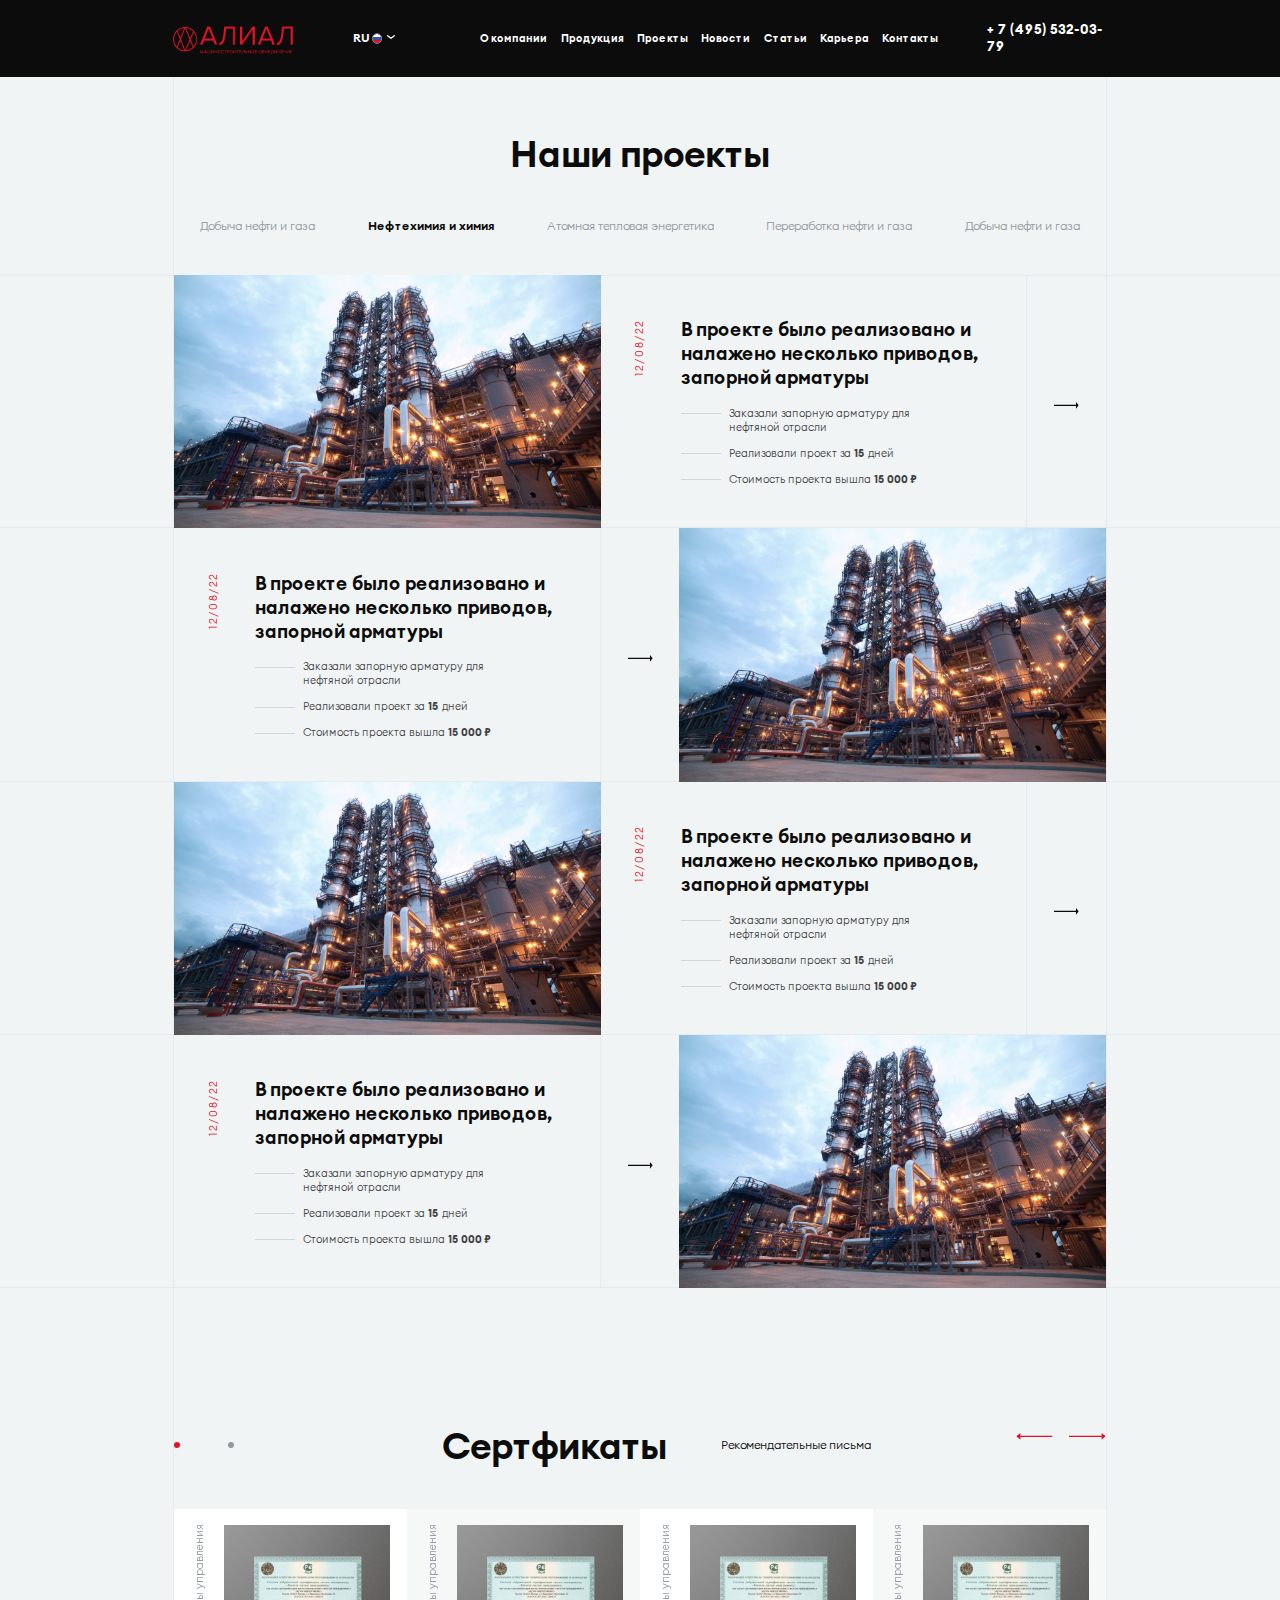
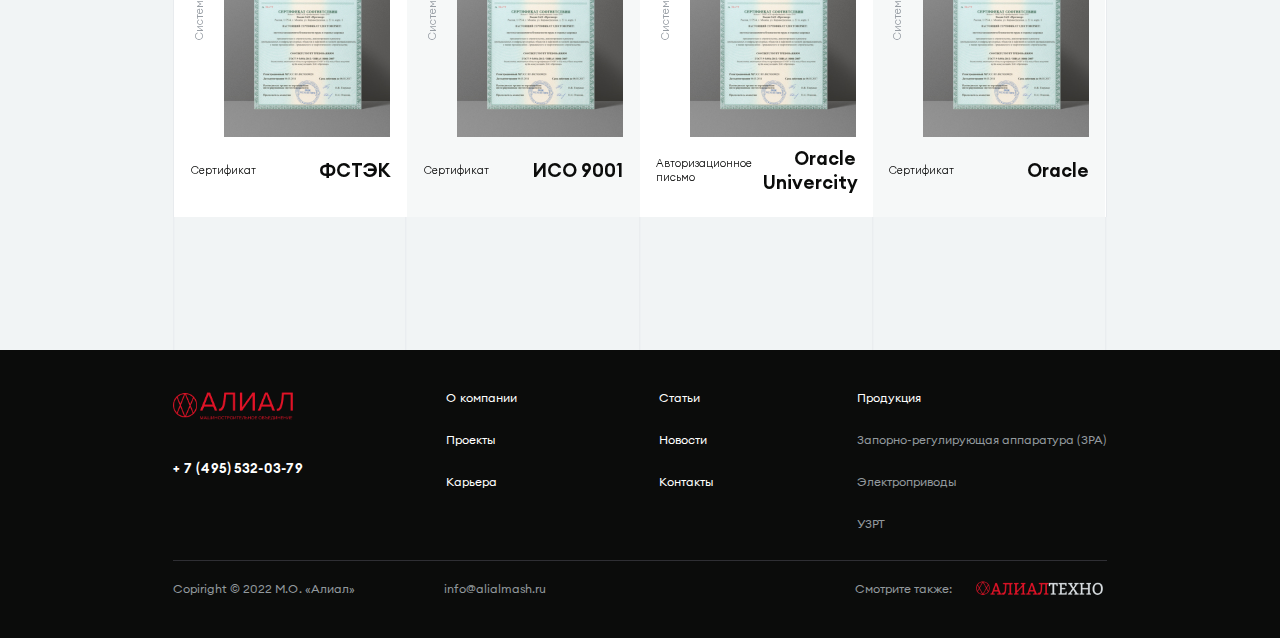
<file: our-projects.html>
<!DOCTYPE html>
<html lang="ru">

<head>
    <meta charset="UTF-8">
    <meta name="viewport" content="width=device-width, initial-scale=1.0, shrink-to-fit=no">
    <meta name="description" content="another website">
    <title>Алиал</title>

    <link rel="stylesheet" href="css/swiper-bundle.css">
    <link rel="stylesheet" href="font/stylesheet.css">
    <link rel="stylesheet" href="css/animate.css">
    <link rel="stylesheet" href="css/style.css">
</head>

<body>

    <header class="header">
        <div class="container header__container">
            <div class="header__left">
                <div class="header__logo">
                    <a href="#">
                        <img src="img/logo.png" alt="">
                    </a>
                </div>
                <div class="header__language">
                    <div class="header__language-box">
                        <span>RU</span>
                        <div class="header__language-img">
                            <img src="img/icon/ru.svg" alt="">
                        </div>
                    </div>
                    <div class="header__language-list">
                        <div class="header__language-list-box">
                            <span>EN</span>
                            <div class="header__language-img">
                                <img src="img/icon/en.svg" alt="">
                            </div>
                        </div>
                    </div>
                </div>
            </div>
            <div class="header__burger">
                <div class="header__burger-icon"></div>
            </div>
            <div class="header__right">
                <ul class="header__lists">
                    <li class="header__item"><a href="#">О компании</a></li>
                    <li class="header__item"><a href="#">Продукция</a></li>
                    <li class="header__item"><a href="#">Проекты</a></li>
                    <li class="header__item"><a href="#">Новости</a></li>
                    <li class="header__item"><a href="#">Статьи</a></li>
                    <li class="header__item"><a href="#">Карьера</a></li>
                    <li class="header__item"><a href="#">Контакты</a></li>
                </ul>
                <div class="header__mob mobile">
                    <div class="header__mob-contact">
                        <strong>+ 7 (495) 532-03-79</strong>
                        <span>info@alialmash.ru</span>
                    </div>
                    <div class="header__mob-another">
                        <span>Смотрите также:</span>
                        <a class="header__mob-img" href=""><img src="./img/logo-tech.png" alt=""></a>
                    </div>
                </div>
            </div>
            <div class="header__phone-number">+ 7 (495) 532-03-79</div>
        </div>
    </header>

    <main>
        <section class="grid">
            <div class="cell"></div>
            <div class="cell"></div>
            <div class="cell"></div>
            <div class="cell"></div>
          </section>
        <section class="our-projects">
            <div class="container">
                <div class="our-projects__header">
                    <div class="our-projects--title title-h1">Наши проекты</div>
                    <div class="another-text">
                        <span>Добыча нефти и газа</span>
                        <span class="active">Нефтехимия и химия</span>
                        <span>Атомная тепловая энергетика</span>
                        <span>Переработка нефти и газа</span>
                        <span>Добыча нефти и газа</span>
                    </div>
                </div>

                <div class="our-projects-list">
                    <div class="our-projects-item">
                        <div class="our-projects-item--img">
                            <img src="./img/our-projects.jpg" alt="">
                        </div>
                        <div class="our-projects-item-info">
                            <div class="our-projects-item-info--date">12/08/22</div>
                            <div class="our-projects-item-info--title">В проекте было реализовано и налажено несколько
                                приводов, запорной арматуры</div>
                            <ul>
                                <li>Заказали запорную арматуру для <br>нефтяной отрасли</li>
                                <li>Реализовали проект за <strong>15</strong> дней</li>
                                <li>Стоимость проекта вышла <strong>15 000 ₽</strong></li>
                            </ul>
                            <div class="our-projects-item--icon">
                                <svg xmlns="http://www.w3.org/2000/svg" width="37" height="10" viewBox="0 0 37 10"
                                    fill="none">
                                    <path fill-rule="evenodd" clip-rule="evenodd" d="M33 10L37 5L33 0V4H0V6H33V10Z"
                                        fill="#0B0C0B" />
                                </svg>
                            </div>
                        </div>
                    </div>
                    <div class="our-projects-item">
                        <div class="our-projects-item--img">
                            <img src="./img/our-projects.jpg" alt="">
                        </div>
                        <div class="our-projects-item-info">
                            <div class="our-projects-item-info--date">12/08/22</div>
                            <div class="our-projects-item-info--title">В проекте было реализовано и налажено несколько
                                приводов, запорной арматуры</div>
                            <ul>
                                <li>Заказали запорную арматуру для <br>нефтяной отрасли</li>
                                <li>Реализовали проект за <strong>15</strong> дней</li>
                                <li>Стоимость проекта вышла <strong>15 000 ₽</strong></li>
                            </ul>
                            <div class="our-projects-item--icon">
                                <svg xmlns="http://www.w3.org/2000/svg" width="37" height="10" viewBox="0 0 37 10"
                                    fill="none">
                                    <path fill-rule="evenodd" clip-rule="evenodd" d="M33 10L37 5L33 0V4H0V6H33V10Z"
                                        fill="#0B0C0B" />
                                </svg>
                            </div>
                        </div>
                    </div>
                    <div class="our-projects-item">
                        <div class="our-projects-item--img">
                            <img src="./img/our-projects.jpg" alt="">
                        </div>
                        <div class="our-projects-item-info">
                            <div class="our-projects-item-info--date">12/08/22</div>
                            <div class="our-projects-item-info--title">В проекте было реализовано и налажено несколько
                                приводов, запорной арматуры</div>
                            <ul>
                                <li>Заказали запорную арматуру для <br>нефтяной отрасли</li>
                                <li>Реализовали проект за <strong>15</strong> дней</li>
                                <li>Стоимость проекта вышла <strong>15 000 ₽</strong></li>
                            </ul>
                            <div class="our-projects-item--icon">
                                <svg xmlns="http://www.w3.org/2000/svg" width="37" height="10" viewBox="0 0 37 10"
                                    fill="none">
                                    <path fill-rule="evenodd" clip-rule="evenodd" d="M33 10L37 5L33 0V4H0V6H33V10Z"
                                        fill="#0B0C0B" />
                                </svg>
                            </div>
                        </div>
                    </div>
                    <div class="our-projects-item">
                        <div class="our-projects-item--img">
                            <img src="./img/our-projects.jpg" alt="">
                        </div>
                        <div class="our-projects-item-info">
                            <div class="our-projects-item-info--date">12/08/22</div>
                            <div class="our-projects-item-info--title">В проекте было реализовано и налажено несколько
                                приводов, запорной арматуры</div>
                            <ul>
                                <li>Заказали запорную арматуру для <br>нефтяной отрасли</li>
                                <li>Реализовали проект за <strong>15</strong> дней</li>
                                <li>Стоимость проекта вышла <strong>15 000 ₽</strong></li>
                            </ul>
                            <div class="our-projects-item--icon">
                                <svg xmlns="http://www.w3.org/2000/svg" width="37" height="10" viewBox="0 0 37 10"
                                    fill="none">
                                    <path fill-rule="evenodd" clip-rule="evenodd" d="M33 10L37 5L33 0V4H0V6H33V10Z"
                                        fill="#0B0C0B" />
                                </svg>
                            </div>
                        </div>
                    </div>
                </div>
            </div>
        </section>

        <section class="certificates">
            <div class="container">
                <div class="certificates-head">
                    <div class="certificates-head--title">Сертфикаты</div>
                    <div class="certificates-head--text">Рекомендательные письма</div>
                </div>
                <div class="certificates-box">
                    <div class="swiper-container certificates__swiper">
                        <div class="swiper-wrapper">
                            <div class="swiper-slide certificates__slide">
                                <div class="certificates__slide--img">
                                    <img src="./img/sertification.jpg" alt="">
                                </div>
                                <div class="certificates__slide--left">Системы управления</div>
                                <div class="certificates__slide-info">
                                    <span class="certificates__slide-info--class">Сертификат</span>
                                    <span class="certificates__slide-info--name">ФСТЭК</span>
                                </div>
                            </div>
                            <div class="swiper-slide certificates__slide">
                                <div class="certificates__slide--img">
                                    <img src="./img/sertification.jpg" alt="">
                                </div>
                                <div class="certificates__slide--left">Системы управления</div>
                                <div class="certificates__slide-info">
                                    <span class="certificates__slide-info--class">Сертификат</span>
                                    <span class="certificates__slide-info--name">ИСО 9001</span>
                                </div>
                            </div>
                            <div class="swiper-slide certificates__slide">
                                <div class="certificates__slide--img">
                                    <img src="./img/sertification.jpg" alt="">
                                </div>
                                <div class="certificates__slide--left">Системы управления</div>
                                <div class="certificates__slide-info">
                                    <span class="certificates__slide-info--class">Авторизационное <br>письмо</span>
                                    <span class="certificates__slide-info--name">Oracle <br>Univercity</span>
                                </div>
                            </div>
                            <div class="swiper-slide certificates__slide">
                                <div class="certificates__slide--img">
                                    <img src="./img/sertification.jpg" alt="">
                                </div>
                                <div class="certificates__slide--left">Системы управления</div>
                                <div class="certificates__slide-info">
                                    <span class="certificates__slide-info--class">Сертификат</span>
                                    <span class="certificates__slide-info--name">Oracle</span>
                                </div>
                            </div>
                            <div class="swiper-slide certificates__slide">
                                <div class="certificates__slide--img">
                                    <img src="./img/sertification.jpg" alt="">
                                </div>
                                <div class="certificates__slide--left">Системы управления</div>
                                <div class="certificates__slide-info">
                                    <span class="certificates__slide-info--class">Сертификат</span>
                                    <span class="certificates__slide-info--name">ФСТЭК</span>
                                </div>
                            </div>
                            <div class="swiper-slide certificates__slide">
                                <div class="certificates__slide--img">
                                    <img src="./img/sertification.jpg" alt="">
                                </div>
                                <div class="certificates__slide--left">Системы управления</div>
                                <div class="certificates__slide-info">
                                    <span class="certificates__slide-info--class">Сертификат</span>
                                    <span class="certificates__slide-info--name">ИСО 9001</span>
                                </div>
                            </div>
                            <div class="swiper-slide certificates__slide">
                                <div class="certificates__slide--img">
                                    <img src="./img/sertification.jpg" alt="">
                                </div>
                                <div class="certificates__slide--left">Системы управления</div>
                                <div class="certificates__slide-info">
                                    <span class="certificates__slide-info--class">Авторизационное <br>письмо</span>
                                    <span class="certificates__slide-info--name">Oracle <br>Univercity</span>
                                </div>
                            </div>
                            <div class="swiper-slide certificates__slide">
                                <div class="certificates__slide--img">
                                    <img src="./img/sertification.jpg" alt="">
                                </div>
                                <div class="certificates__slide--left">Системы управления</div>
                                <div class="certificates__slide-info">
                                    <span class="certificates__slide-info--class">Сертификат</span>
                                    <span class="certificates__slide-info--name">Oracle</span>
                                </div>
                            </div>
                        </div>
                    </div>
                    <div class="swiper-button-next btn-next certificates__btn-next">
                        <svg width="55" height="10" viewBox="0 0 55 10" fill="none" xmlns="http://www.w3.org/2000/svg">
                            <path fill-rule="evenodd" clip-rule="evenodd" d="M49 10L55 5L49 0V4H0V6H49V10Z"
                                fill="#E01327" />
                        </svg>
                    </div>
                    <div class="swiper-button-prev btn-prev certificates__btn-prev">
                        <svg width="54" height="10" viewBox="0 0 54 10" fill="none" xmlns="http://www.w3.org/2000/svg">
                            <path fill-rule="evenodd" clip-rule="evenodd" d="M6 10L0 5L6 0V4H54V6H6V10Z"
                                fill="#E01327" />
                        </svg>
                    </div>
                    <div class="swiper-pagination certificates__swiper-pagination"></div>
                </div>
            </div>
        </section>


    </main>

    <footer class="footer">
        <div class="container">
            <div class="footer__top">
                <div class="footer__top-items">
                    <div class="footer__top-logo">
                        <a href="#">
                            <img src="img/logo.png" alt="" />
                        </a>
                    </div>
                    <a href="#" class="footer__top-phone">+ 7 (495) 532-03-79</a>
                </div>
                <div class="footer__top-items">
                    <div class="footer__top-item"><a href="#">О компании</a></div>
                    <div class="footer__top-item"><a href="#">Проекты</a></div>
                    <div class="footer__top-item"><a href="#">Карьера</a></div>
                </div>
                <div class="footer__top-items">
                    <div class="footer__top-item"><a href="#">Статьи</a></div>
                    <div class="footer__top-item"><a href="#">Новости</a></div>
                    <div class="footer__top-item"><a href="#">Контакты</a></div>
                </div>
                <div class="footer__top-items">
                    <div class="footer__top-item"><a href="#">Продукция</a></div>
                    <div class="footer__top-item prod">
                        <a href="#">Запорно-регулирующая аппаратура (ЗРА)</a>
                    </div>
                    <div class="footer__top-item prod">
                        <a href="#">Электроприводы</a>
                    </div>
                    <div class="footer__top-item prod"><a href="#">УЗРТ</a></div>
                </div>
            </div>
            <div class="footer__line"></div>
            <div class="footer__bottom">
                <div class="footer__bottom-item">Copiright © 2022 М.О. «Алиал»</div>
                <a href="#" class="footer__bottom-item">info@alialmash.ru</a>
                <div class="footer__bottom-item">
                    <span>Смотрите также:</span>
                    <a class="footer__bottom-logo" href=""><img src="./img/logo-tech.png" alt="" /></a>
                </div>
            </div>
        </div>
    </footer>


    <script src="js/wow.min.js"></script>
    <script src="https://api-maps.yandex.ru/2.1/?lang=ru_RU"></script>
    <script src="js/swiper-bundle.min.js"></script>
    <script src="./js/jquery.fancybox.min.js"></script>
    <script src="https://code.jquery.com/jquery-3.3.1.min.js"
        integrity="sha256-FgpCb/KJQlLNfOu91ta32o/NMZxltwRo8QtmkMRdAu8=" crossorigin="anonymous"></script>
    <script src="./js/jquery.maskedinput.js"></script>
    <script src="./js/inputmask.js"></script>
    <script src="./js/swiper.js"></script>
    <script src="js/main.js"></script>
</body>

</html>
</file>
<file: font/stylesheet.css>
@font-face {
    font-family: 'Euclid Circular A';
    src: url('EuclidCircularA-Bold.eot');
    src: local('Euclid Circular A Bold'), local('EuclidCircularA-Bold'),
        url('EuclidCircularA-Bold.eot?#iefix') format('embedded-opentype'),
        url('EuclidCircularA-Bold.woff2') format('woff2'),
        url('EuclidCircularA-Bold.woff') format('woff'),
        url('EuclidCircularA-Bold.ttf') format('truetype');
    font-weight: bold;
    font-style: normal;
}

@font-face {
    font-family: 'Euclid Circular A';
    src: url('EuclidCircularA-Light.eot');
    src: local('Euclid Circular A Light'), local('EuclidCircularA-Light'),
        url('EuclidCircularA-Light.eot?#iefix') format('embedded-opentype'),
        url('EuclidCircularA-Light.woff2') format('woff2'),
        url('EuclidCircularA-Light.woff') format('woff'),
        url('EuclidCircularA-Light.ttf') format('truetype');
    font-weight: 300;
    font-style: normal;
}

@font-face {
    font-family: 'Euclid Circular A';
    src: url('EuclidCircularA-BoldItalic.eot');
    src: local('Euclid Circular A Bold Italic'), local('EuclidCircularA-BoldItalic'),
        url('EuclidCircularA-BoldItalic.eot?#iefix') format('embedded-opentype'),
        url('EuclidCircularA-BoldItalic.woff2') format('woff2'),
        url('EuclidCircularA-BoldItalic.woff') format('woff'),
        url('EuclidCircularA-BoldItalic.ttf') format('truetype');
    font-weight: bold;
    font-style: italic;
}

@font-face {
    font-family: 'Euclid Circular A';
    src: url('EuclidCircularA-LightItalic.eot');
    src: local('Euclid Circular A Light Italic'), local('EuclidCircularA-LightItalic'),
        url('EuclidCircularA-LightItalic.eot?#iefix') format('embedded-opentype'),
        url('EuclidCircularA-LightItalic.woff2') format('woff2'),
        url('EuclidCircularA-LightItalic.woff') format('woff'),
        url('EuclidCircularA-LightItalic.ttf') format('truetype');
    font-weight: 300;
    font-style: italic;
}

@font-face {
    font-family: 'Euclid Circular A';
    src: url('EuclidCircularA-Regular.eot');
    src: local('Euclid Circular A Regular'), local('EuclidCircularA-Regular'),
        url('EuclidCircularA-Regular.eot?#iefix') format('embedded-opentype'),
        url('EuclidCircularA-Regular.woff2') format('woff2'),
        url('EuclidCircularA-Regular.woff') format('woff'),
        url('EuclidCircularA-Regular.ttf') format('truetype');
    font-weight: normal;
    font-style: normal;
}

@font-face {
    font-family: 'Euclid Circular A';
    src: url('EuclidCircularA-SemiBold.eot');
    src: local('Euclid Circular A SemiBold'), local('EuclidCircularA-SemiBold'),
        url('EuclidCircularA-SemiBold.eot?#iefix') format('embedded-opentype'),
        url('EuclidCircularA-SemiBold.woff2') format('woff2'),
        url('EuclidCircularA-SemiBold.woff') format('woff'),
        url('EuclidCircularA-SemiBold.ttf') format('truetype');
    font-weight: 600;
    font-style: normal;
}

@font-face {
    font-family: 'Euclid Circular A';
    src: url('EuclidCircularA-Medium.eot');
    src: local('Euclid Circular A Medium'), local('EuclidCircularA-Medium'),
        url('EuclidCircularA-Medium.eot?#iefix') format('embedded-opentype'),
        url('EuclidCircularA-Medium.woff2') format('woff2'),
        url('EuclidCircularA-Medium.woff') format('woff'),
        url('EuclidCircularA-Medium.ttf') format('truetype');
    font-weight: 500;
    font-style: normal;
}

@font-face {
    font-family: 'Euclid Circular A';
    src: url('EuclidCircularA-Italic.eot');
    src: local('Euclid Circular A Italic'), local('EuclidCircularA-Italic'),
        url('EuclidCircularA-Italic.eot?#iefix') format('embedded-opentype'),
        url('EuclidCircularA-Italic.woff2') format('woff2'),
        url('EuclidCircularA-Italic.woff') format('woff'),
        url('EuclidCircularA-Italic.ttf') format('truetype');
    font-weight: normal;
    font-style: italic;
}

@font-face {
    font-family: 'Euclid Circular A';
    src: url('EuclidCircularA-SemiBoldItalic.eot');
    src: local('Euclid Circular A SemiBold Italic'), local('EuclidCircularA-SemiBoldItalic'),
        url('EuclidCircularA-SemiBoldItalic.eot?#iefix') format('embedded-opentype'),
        url('EuclidCircularA-SemiBoldItalic.woff2') format('woff2'),
        url('EuclidCircularA-SemiBoldItalic.woff') format('woff'),
        url('EuclidCircularA-SemiBoldItalic.ttf') format('truetype');
    font-weight: 600;
    font-style: italic;
}

@font-face {
    font-family: 'Euclid Circular A';
    src: url('EuclidCircularA-MediumItalic.eot');
    src: local('Euclid Circular A Medium Italic'), local('EuclidCircularA-MediumItalic'),
        url('EuclidCircularA-MediumItalic.eot?#iefix') format('embedded-opentype'),
        url('EuclidCircularA-MediumItalic.woff2') format('woff2'),
        url('EuclidCircularA-MediumItalic.woff') format('woff'),
        url('EuclidCircularA-MediumItalic.ttf') format('truetype');
    font-weight: 500;
    font-style: italic;
}
</file>
<file: css/style.css>
@charset "UTF-8";
.title-h1 {
  font-size: 5.5rem;
  font-style: normal;
  font-weight: 600;
  line-height: normal;
  color: #0b0c0b;
}

@media (max-width: 48em) {
  .title-h1 {
    font-size: 5.4rem;
    font-style: normal;
    font-weight: 600;
    line-height: 130%;
  }
}
*,
*::before,
*::after {
  -webkit-box-sizing: border-box;
          box-sizing: border-box;
}

html {
  font-family: "Euclid Circular A";
  font-size: 0.5208335vw;
  font-style: normal;
  font-weight: normal;
  -webkit-animation: bugfix infinite 1s;
  line-height: 1.2;
  margin: 0;
  padding: 0;
}

body {
  font-style: normal;
  font-weight: normal;
  -webkit-animation: bugfix infinite 1s;
  line-height: 1.2;
  margin: 0;
  padding: 0;
  color: #0B0C0B;
  background-color: #FFFFFF;
}

input,
textarea {
  -webkit-animation: bugfix infinite 1s;
  line-height: inherit;
  margin: 0;
  padding: 0;
  background-color: transparent;
  border: none;
  color: inherit;
}

a {
  color: unset;
}

a,
a:hover {
  text-decoration: none;
}

button,
input,
a,
textarea {
  outline: none;
  cursor: pointer;
  font: inherit;
}
button:focus,
input:focus,
a:focus,
textarea:focus {
  outline: none;
}
button:active,
input:active,
a:active,
textarea:active {
  outline: none;
}

h1,
h2,
h3,
h4,
h5,
h6 {
  font: inherit;
  margin: 0;
  padding: 0;
}

p {
  margin-top: 0;
  margin-bottom: 0;
}

img {
  width: 100%;
  height: auto;
  display: block;
}

button {
  border: none;
  color: inherit;
  font: inherit;
  text-align: inherit;
  padding: 0;
  background-color: transparent;
}

ul {
  padding: 0;
  margin: 0;
}

ul li {
  margin: 0;
  padding: 0;
  list-style: none;
}

.container {
  width: 140rem;
  margin: 0 auto;
}

input[type=number]::-webkit-inner-spin-button,
input[type=number]::-webkit-outer-spin-button {
  -webkit-appearance: none;
  margin: 0;
}

input[type=number] {
  -moz-appearance: textfield;
}

svg {
  overflow: visible;
}

@media (max-width: 48em) {
  html {
    font-size: 5px;
    font-size: 1.5625vw;
    font-size: 1.2077294686vw;
    -webkit-text-size-adjust: none;
  }
  body {
    -webkit-text-size-adjust: none;
  }
  .container {
    padding: 0 3rem;
    width: 100%;
    margin: 0 auto;
  }
}
.header {
  width: 100%;
  padding-top: 3.2rem;
  padding-bottom: 3.2rem;
  background: #0B0C0B;
  color: #FFFFFF;
  position: relative;
  z-index: 10;
}
.header__logo {
  width: 17.9rem;
  height: 4.6rem;
}
.header__container {
  display: -webkit-box;
  display: -ms-flexbox;
  display: flex;
  -webkit-box-pack: justify;
      -ms-flex-pack: justify;
          justify-content: space-between;
  -webkit-box-align: center;
      -ms-flex-align: center;
          align-items: center;
}
.header__left {
  display: -webkit-box;
  display: -ms-flexbox;
  display: flex;
  -webkit-box-align: center;
      -ms-flex-align: center;
          align-items: center;
  -webkit-box-pack: justify;
      -ms-flex-pack: justify;
          justify-content: space-between;
  gap: 9rem;
  width: auto;
}
.header__language {
  position: relative;
  font-style: normal;
  font-weight: 600;
  font-size: 1.8rem;
  line-height: 150%;
  cursor: pointer;
}
.header__language.open .header__language-box::after {
  -webkit-transform: translateY(50%) rotate(180deg);
          transform: translateY(50%) rotate(180deg);
}
.header__language.open .header__language-list {
  display: -webkit-box;
  display: -ms-flexbox;
  display: flex;
}
.header__language-box {
  display: -webkit-box;
  display: -ms-flexbox;
  display: flex;
  gap: 0.4rem;
  -webkit-box-align: center;
      -ms-flex-align: center;
          align-items: center;
}
.header__language-box::after {
  width: 1.8rem;
  height: 1.2rem;
  position: absolute;
  content: "";
  display: block;
  -webkit-transition: 0.2s ease-in;
  transition: 0.2s ease-in;
  background: url(../img/icon/arrowdownwhite.svg) no-repeat center/100%;
  right: -2.2rem;
  -webkit-transform: translateY(50%);
          transform: translateY(50%);
  top: 0;
  cursor: pointer;
}
.header__language-list {
  position: absolute;
  display: none;
  -webkit-box-orient: vertical;
  -webkit-box-direction: normal;
      -ms-flex-direction: column;
          flex-direction: column;
  -webkit-box-align: center;
      -ms-flex-align: center;
          align-items: center;
  bottom: -2.5rem;
}
.header__language-list-box {
  display: -webkit-box;
  display: -ms-flexbox;
  display: flex;
  gap: 0.4rem;
  -webkit-box-align: center;
      -ms-flex-align: center;
          align-items: center;
}
.header__language-img {
  width: 1.5rem;
  height: 1.5rem;
}
.header__right {
  display: -webkit-box;
  display: -ms-flexbox;
  display: flex;
  width: -webkit-fit-content;
  width: -moz-fit-content;
  width: fit-content;
}
.header__lists {
  display: -webkit-box;
  display: -ms-flexbox;
  display: flex;
  gap: 2rem;
  width: 100%;
}
.header__item {
  font-size: 1.6rem;
  font-style: normal;
  font-weight: 600;
  line-height: 150%;
  width: -webkit-max-content;
  width: -moz-max-content;
  width: max-content;
}
.header__phone-number {
  font-size: 2rem;
  font-style: normal;
  font-weight: 700;
  line-height: normal;
  width: 17.9rem;
}

@media (max-width: 48em) {
  .header {
    width: 100%;
    padding-top: 4.8rem;
    padding-bottom: 4.8rem;
    background: #0B0C0B;
    color: #FFFFFF;
  }
  .header__logo {
    width: 25.6rem;
    height: 6.6rem;
  }
  .header__container {
    position: relative;
  }
  .header__left {
    width: 58rem;
  }
  .header__language {
    font-size: 3.2rem;
    line-height: 140%;
  }
  .header__language-box::after {
    width: 4rem;
    height: 2.2rem;
    right: -4.2rem;
  }
  .header__language-list {
    bottom: -4.5rem;
  }
  .header__language-img {
    width: 3rem;
    height: 3rem;
    margin-top: -0.4rem;
  }
  .header__burger {
    position: relative;
    width: 8.2rem;
    height: 4.4rem;
  }
  .header__burger-icon {
    position: absolute;
    height: 2px;
    width: 6.4rem;
    top: 2.2rem;
    background-color: #FFFFFF;
    -webkit-transform-origin: 0% 0%;
            transform-origin: 0% 0%;
  }
  .header__burger-icon::before {
    -webkit-transition-duration: 0.5s;
            transition-duration: 0.5s;
    position: absolute;
    height: 2px;
    width: 5.2rem;
    background-color: #FFFFFF;
    content: "";
    top: -1.6rem;
    right: 0;
    -webkit-transform-origin: 0% 0%;
            transform-origin: 0% 0%;
  }
  .header__burger-icon:after {
    -webkit-transition-duration: 0.5s;
            transition-duration: 0.5s;
    position: absolute;
    height: 2px;
    width: 4.2rem;
    background-color: #FFFFFF;
    content: "";
    top: 1.6rem;
    right: 0;
    -webkit-transform-origin: 0% 0%;
            transform-origin: 0% 0%;
  }
  .header.active {
    position: relative;
  }
  .header.active .header__right {
    display: -webkit-box;
    display: -ms-flexbox;
    display: flex;
    width: 100%;
    padding-bottom: 11rem;
  }
  .header.active .header__burger-icon {
    background-color: inherit;
  }
  .header.active .header__burger-icon::before {
    width: 6rem;
    -webkit-transform: rotate(45deg) translate(6px, -7px);
            transform: rotate(45deg) translate(6px, -7px);
  }
  .header.active .header__burger-icon:after {
    -webkit-transform: rotate(-45deg) translate(3px, 8px);
            transform: rotate(-45deg) translate(3px, 8px);
    width: 6rem;
  }
  .header__right {
    display: none;
    -webkit-box-orient: vertical;
    -webkit-box-direction: normal;
        -ms-flex-direction: column;
            flex-direction: column;
    width: 100%;
    position: absolute;
    top: 9.8rem;
    left: 0;
    padding-top: 12rem;
    background-color: #FFFFFF;
  }
  .header__lists {
    display: -webkit-box;
    display: -ms-flexbox;
    display: flex;
    -webkit-box-orient: vertical;
    -webkit-box-direction: normal;
        -ms-flex-direction: column;
            flex-direction: column;
    gap: 6rem;
    width: 100%;
    color: #151313;
    padding-bottom: 10.6rem;
    padding-left: 3.6rem;
    border-bottom: 1px solid #9D99AF;
  }
  .header__item {
    font-size: 2.9rem;
    line-height: 3.4rem;
  }
  .header__phone-number {
    display: none;
    font-style: normal;
    font-weight: 600;
    font-size: 2.8rem;
    line-height: 2.8rem;
    margin-top: -1rem;
  }
  .header__mob-contact {
    display: -webkit-box;
    display: -ms-flexbox;
    display: flex;
    -webkit-box-orient: vertical;
    -webkit-box-direction: normal;
        -ms-flex-direction: column;
            flex-direction: column;
    margin-top: 6rem;
    padding-left: 3.6rem;
    border-bottom: 1px solid #9D99AF;
    padding-bottom: 5.5rem;
  }
  .header__mob-contact strong {
    font-style: normal;
    font-weight: 700;
    font-size: 4rem;
    line-height: 130%;
    color: #151313;
    margin-bottom: 2.5rem;
  }
  .header__mob-contact span {
    font-style: normal;
    font-weight: 600;
    font-size: 2.9rem;
    line-height: 140%;
    text-transform: uppercase;
    color: #92999D;
  }
  .header__mob-another {
    display: -webkit-box;
    display: -ms-flexbox;
    display: flex;
    padding-left: 3.6rem;
    margin-top: 9rem;
  }
  .header__mob-another span {
    font-style: normal;
    font-weight: 400;
    font-size: 2.7rem;
    line-height: 140%;
    color: #92999D;
    text-transform: initial;
    margin-right: 4.5rem;
  }
  .header__mob-img {
    display: block;
    width: 31.7rem;
    height: 4.4rem;
  }
}
.footer {
  position: relative;
  background-color: #0B0C0B;
  color: #FFFFFF;
  padding-top: 5.9rem;
  padding-bottom: 5.9rem;
}
.footer .container {
  position: relative;
  z-index: 5;
}
.footer__top {
  display: -webkit-box;
  display: -ms-flexbox;
  display: flex;
  -webkit-box-pack: justify;
      -ms-flex-pack: justify;
          justify-content: space-between;
  margin-bottom: 0.4rem;
}
.footer__top-items {
  font-style: normal;
  font-weight: 400;
  font-size: 1.8rem;
  line-height: 2.7rem;
  width: -webkit-fit-content;
  width: -moz-fit-content;
  width: fit-content;
}
.footer__top-item {
  margin-bottom: 3.6rem;
}
.footer__top-item.prod {
  color: #92999D;
}
.footer__top-logo {
  width: 17.9rem;
  height: 4.6rem;
  margin-bottom: 6rem;
}
.footer__top-phone {
  font-style: normal;
  font-weight: 600;
  font-size: 2rem;
  line-height: 2rem;
  text-transform: uppercase;
}
.footer__line {
  height: 1px;
  width: auto;
  background: rgba(157, 153, 175, 0.25);
  margin-bottom: 2.8rem;
}
.footer__bottom {
  display: -webkit-box;
  display: -ms-flexbox;
  display: flex;
  gap: 13.3rem;
}
.footer__bottom-item {
  display: -webkit-box;
  display: -ms-flexbox;
  display: flex;
  font-style: normal;
  font-weight: 400;
  font-size: 1.8rem;
  line-height: 2.7rem;
  color: #92999D;
}
.footer__bottom-item:nth-child(2) {
  margin-right: auto;
}
.footer__bottom-item span {
  display: block;
  margin-right: 3.1rem;
}
.footer__bottom-logo {
  display: block;
  width: 19.95rem;
  height: 2.8rem;
}

@media (max-width: 48em) {
  .footer {
    padding-top: 12.5rem;
    padding-bottom: 12rem;
  }
  .footer .container {
    padding: 0;
  }
  .footer__top {
    display: -webkit-box;
    display: -ms-flexbox;
    display: flex;
    -webkit-box-pack: initial;
        -ms-flex-pack: initial;
            justify-content: initial;
    -ms-flex-wrap: wrap;
        flex-wrap: wrap;
    margin-bottom: 3.4rem;
    margin-left: 3.6rem;
    margin-right: 3.6rem;
  }
  .footer__top-items {
    font-style: normal;
    font-weight: 400;
    font-size: 3.2rem;
    line-height: 140%;
    width: 31.5rem;
  }
  .footer__top-items:nth-child(1) {
    width: 100%;
    margin-bottom: 12rem;
  }
  .footer__top-items:nth-child(2) {
    margin-right: 8rem;
    margin-bottom: 4rem;
  }
  .footer__top-items:nth-child(4) {
    width: 100%;
  }
  .footer__top-item {
    margin-bottom: 4rem;
  }
  .footer__top-item.prod {
    color: #92999D;
  }
  .footer__top-logo {
    width: 25.6rem;
    height: 6.6rem;
    margin-bottom: 5.5rem;
  }
  .footer__top-phone {
    font-size: 3.2rem;
    line-height: 140%;
  }
  .footer__line {
    height: 1px;
    width: auto;
    background: #92999D;
    margin-bottom: 5.8rem;
  }
  .footer__bottom {
    display: -ms-grid;
    display: grid;
    -ms-grid-rows: 1fr 0 1fr 0 1fr;
    grid-template-rows: 1fr 1fr 1fr;
    -ms-grid-columns: 1fr;
    grid-template-columns: 1fr;
    gap: 0;
    margin-left: 3.6rem;
    margin-right: 3.6rem;
  }
  .footer__bottom > *:nth-child(1) {
    -ms-grid-row: 1;
    -ms-grid-column: 1;
  }
  .footer__bottom > *:nth-child(2) {
    -ms-grid-row: 3;
    -ms-grid-column: 1;
  }
  .footer__bottom > *:nth-child(3) {
    -ms-grid-row: 5;
    -ms-grid-column: 1;
  }
  .footer__bottom-item {
    font-size: 3.2rem;
    line-height: 140%;
    margin-bottom: 4rem;
  }
  .footer__bottom-item:nth-child(1) {
    margin-right: 0;
    -ms-grid-row: 3;
        grid-row-start: 3;
    -ms-grid-column: 1;
        grid-column-start: 1;
  }
  .footer__bottom-item:nth-child(2) {
    margin-right: 0;
    -ms-grid-row: 1;
        grid-row-start: 1;
    -ms-grid-column: 1;
        grid-column-start: 1;
  }
  .footer__bottom-item:nth-child(3) {
    margin-right: 0;
    -ms-grid-row: 2;
        grid-row-start: 2;
    -ms-grid-column: 1;
        grid-column-start: 1;
  }
  .footer__bottom-item span {
    display: block;
    margin-right: 4.8rem;
  }
  .footer__bottom-logo {
    display: block;
    width: 33.4rem;
    height: 4.8rem;
  }
}
.baner {
  color: #FFFFFF;
  height: auto;
  margin-bottom: -1rem;
}
.baner__container {
  border-top: 0.1rem solid rgba(157, 153, 175, 0.1);
  position: relative;
  width: 100%;
  height: auto;
  margin: 0;
  margin-top: -0.5rem;
}
.baner__img {
  margin-top: 0;
  position: absolute;
  z-index: -1;
}
.baner__swiper {
  margin: 0;
  width: 100%;
  position: relative;
  top: 0;
  height: -webkit-fit-content;
  height: -moz-fit-content;
  height: fit-content;
  z-index: 5;
  padding-bottom: 14rem;
}
.baner__swiper-pagination.swiper-pagination-horizontal {
  bottom: 19.2rem;
  right: 46.8rem;
  width: -webkit-fit-content;
  width: -moz-fit-content;
  width: fit-content;
  left: auto;
  display: -webkit-box;
  display: -ms-flexbox;
  display: flex;
  gap: 1.6rem;
}
.baner__swiper-pagination.swiper-pagination-horizontal .swiper-pagination-bullet {
  margin: 0;
}
.baner__swiper-slide-number {
  position: absolute;
  bottom: 19.7rem;
  right: 20rem;
  display: -webkit-box;
  display: -ms-flexbox;
  display: flex;
  -webkit-box-pack: start;
      -ms-flex-pack: start;
          justify-content: flex-start;
  font-size: 15rem;
  font-weight: bold;
  height: 11rem;
  z-index: 5;
}
.baner__swiper-slide-number img {
  width: auto;
  height: 100%;
  opacity: 0;
}
.baner__swiper-slide-number img.active {
  opacity: 1;
  -webkit-transition: opacity 1800ms;
  transition: opacity 1800ms;
}
.baner__slide {
  height: 80rem;
  display: -webkit-box;
  display: -ms-flexbox;
  display: flex;
  -webkit-box-orient: vertical;
  -webkit-box-direction: normal;
      -ms-flex-direction: column;
          flex-direction: column;
  pointer-events: auto !important;
  opacity: 1 !important;
  z-index: 1 !important;
  -webkit-transition-duration: 0ms !important;
          transition-duration: 0ms !important;
  -webkit-transition-property: none !important;
  transition-property: none !important;
  -webkit-transition-timing-function: unset !important;
          transition-timing-function: unset !important;
}
.baner__slide-container {
  margin-left: 25rem;
  padding-top: 15.2rem;
}
.baner__slide-title {
  -webkit-user-select: none;
     -moz-user-select: none;
      -ms-user-select: none;
          user-select: none;
  font-size: 5.5rem;
  font-style: normal;
  font-weight: 600;
  line-height: normal;
  width: 71.3rem;
  margin-bottom: 5.5rem;
  opacity: 0;
}
.baner__slide-info {
  -webkit-user-select: none;
     -moz-user-select: none;
      -ms-user-select: none;
          user-select: none;
  width: 76.1rem;
  position: relative;
}
.baner__slide-text {
  -webkit-user-select: none;
     -moz-user-select: none;
      -ms-user-select: none;
          user-select: none;
  margin-left: auto;
  margin-bottom: 5.5rem;
  width: 27.8rem;
  opacity: 0;
}
.baner__slide-text strong {
  font-size: 1.8rem;
  font-style: normal;
  font-weight: 600;
  line-height: 150%;
  display: block;
  margin-bottom: 2.4rem;
}
.baner__slide-text span {
  font-size: 1.8rem;
  font-style: normal;
  font-weight: 300;
  line-height: 150%;
  display: block;
}
.baner__slide.active {
  z-index: 2 !important;
}
.baner__slide.active .baner__slide-img {
  width: 41.3rem;
  opacity: 1;
}
.baner__slide.active .baner__slide-link {
  width: 34.8rem;
  opacity: 1;
}
.baner__slide.active .baner__slide-title, .baner__slide.active .baner__slide-text {
  opacity: 1;
  -webkit-transition: opacity 1800ms;
  transition: opacity 1800ms;
}
.baner__slide-img {
  width: 0;
  height: 16rem;
  position: absolute;
  left: 0;
  top: 16rem;
  opacity: 0;
  -webkit-transition: width 2s;
  transition: width 2s;
}
.baner__slide-img img {
  width: 100%;
  height: 100%;
}
.baner__slide-link {
  width: 0;
  height: auto;
  background-color: #E01327;
  margin-left: 41.3rem;
  position: relative;
  z-index: 10;
  cursor: pointer;
  opacity: 0;
  -webkit-transition: width 2s;
  transition: width 2s;
  white-space: nowrap;
}
.baner__slide-link a {
  display: inline-block;
  padding: 2.5rem 9.9rem 2.5rem 3.2rem;
  position: relative;
  z-index: 5;
}
.baner__slide-link a::before {
  position: absolute;
  content: "";
  width: 3.6rem;
  height: 1.2rem;
  background-image: url(../img/icon/arrowrightwhite.svg);
  background-repeat: no-repeat;
  background-size: cover;
  right: 3.2rem;
  bottom: 3.25rem;
}
.baner__slide-link strong {
  font-size: 2rem;
  font-style: normal;
  font-weight: 700;
  line-height: normal;
  display: block;
  margin-bottom: 1.3rem;
}
.baner__slide-link span {
  font-style: normal;
  font-weight: 300;
  font-size: 1.8rem;
  line-height: 150%;
  display: block;
}
.baner__btn-next, .baner__btn-prev {
  width: 3.3rem;
  height: 1.1rem;
  background-image: url(../img/icon/arrowrightwhite.svg) !important;
  background-repeat: no-repeat;
  background-size: 100% 100%;
  top: 111rem;
}
.baner__btn-next {
  right: 27.7rem;
}
.baner__btn-prev {
  -webkit-transform: rotate(180deg);
          transform: rotate(180deg);
  left: 154.5rem;
}
.baner .swiper-button-next, .baner .swiper-button-prev {
  display: none;
}
.baner .swiper-button-next:after, .baner .swiper-button-prev:after {
  content: none;
}
.baner .swiper-pagination-bullet {
  width: 1rem;
  height: 1rem;
  background: #DADFE2;
  opacity: 0.3;
  margin-right: 1.6rem;
}
.baner .swiper-pagination-bullet-active {
  background: #FFFFFF;
  opacity: 1;
}

@media (max-width: 48em) {
  .baner {
    color: #FFFFFF;
    height: 155rem;
    margin-bottom: 0;
    position: relative;
    z-index: 0;
    background: -webkit-gradient(linear, left top, left bottom, color-stop(88.35%, rgba(0, 0, 0, 0)), to(#000000)), -webkit-gradient(linear, left bottom, left top, from(rgba(211, 102, 113, 0.05)), to(rgba(211, 102, 113, 0.05))), -webkit-gradient(linear, left bottom, left top, from(rgba(9, 9, 11, 0.3)), to(rgba(9, 9, 11, 0.3)));
    background: linear-gradient(180deg, rgba(0, 0, 0, 0) 88.35%, #000000 100%), linear-gradient(0deg, rgba(211, 102, 113, 0.05), rgba(211, 102, 113, 0.05)), linear-gradient(0deg, rgba(9, 9, 11, 0.3), rgba(9, 9, 11, 0.3));
  }
  .baner .container {
    position: relative;
    width: 100%;
    height: 100rem;
    margin: 0;
    padding: 0;
    top: -16.2rem;
  }
  .baner__img {
    width: 82.8rem;
    height: 160.2rem;
  }
  .baner__img img {
    height: 100%;
    width: 100%;
    -o-object-fit: cover;
       object-fit: cover;
  }
  .baner__swiper {
    margin: 0;
    width: 100%;
    height: -webkit-fit-content;
    height: -moz-fit-content;
    height: fit-content;
    padding-top: 11rem;
  }
  .baner__swiper-pagination.swiper-pagination-horizontal {
    top: 52rem;
    right: 16rem;
    gap: 3.2rem;
  }
  .baner__swiper-slide-number {
    position: absolute;
    bottom: -38.6rem;
    right: 4rem;
    height: 10rem;
  }
  .baner__swiper-slide-number img {
    width: auto;
    height: 100%;
  }
  .baner__slide {
    height: 80rem;
    margin-left: 0;
    display: -webkit-box;
    display: -ms-flexbox;
    display: flex;
    -webkit-box-orient: vertical;
    -webkit-box-direction: normal;
        -ms-flex-direction: column;
            flex-direction: column;
  }
  .baner__slide-container {
    border-top: none;
    padding: 15.2rem 4rem 0;
    margin: 0;
  }
  .baner__slide-title {
    font-size: 5.4rem;
    line-height: 130%;
    width: auto;
    margin-bottom: 0;
  }
  .baner__slide-info {
    width: auto;
    position: relative;
  }
  .baner__slide-text {
    margin-left: 0;
    margin-bottom: 5.5rem;
    width: auto;
    margin-top: 48rem;
  }
  .baner__slide-text strong {
    font-weight: 600;
    font-size: 3.2rem;
    line-height: 140%;
    margin-bottom: 2.4rem;
  }
  .baner__slide-text span {
    font-size: 3.2rem;
    font-style: normal;
    font-weight: 300;
    line-height: 140%;
  }
  .baner__slide.active {
    z-index: 2 !important;
  }
  .baner__slide.active .baner__slide-img {
    width: 37.4rem;
  }
  .baner__slide.active .baner__slide-link {
    width: 37.4rem;
  }
  .baner__slide.active .baner__slide-title, .baner__slide.active .baner__slide-text {
    opacity: 1;
    -webkit-transition: opacity 1800ms;
    transition: opacity 1800ms;
  }
  .baner__slide-img {
    width: 0;
    height: 17.4rem;
    position: absolute;
    left: 0;
    top: -43rem;
  }
  .baner__slide-img img {
    width: 100%;
    height: 100%;
  }
  .baner__slide-link {
    position: absolute;
    width: 0;
    height: 20.6rem;
    background-color: #E01327;
    top: -25.6rem;
    left: 37.3rem;
    margin-left: 0;
  }
  .baner__slide-link a {
    display: inline-block;
    padding: 3rem;
    width: 37.4rem;
  }
  .baner__slide-link a::before {
    width: 4.6rem;
    height: 1.3rem;
    right: 3rem;
    bottom: 8.5rem;
  }
  .baner__slide-link strong {
    font-size: 3.2rem;
    line-height: 140%;
    margin-bottom: 1.4rem;
  }
  .baner__slide-link span {
    font-size: 3.2rem;
    line-height: 140%;
    width: 21rem;
    white-space: break-spaces;
  }
  .baner__btn-next, .baner__btn-prev {
    width: 6.3rem;
    height: 4.1rem;
    background-image: url(../img/icon/arrowrightwhite.svg) !important;
    background-repeat: no-repeat;
    background-size: 100% 100%;
    top: 67rem;
  }
  .baner__btn-next {
    right: 0;
    left: 23.2rem;
  }
  .baner__btn-prev {
    -webkit-transform: rotate(180deg);
            transform: rotate(180deg);
    left: 11.5rem;
  }
  .baner .swiper-button-next:after, .baner .swiper-button-prev:after {
    content: none;
  }
  .baner .swiper-pagination-bullet {
    width: 2rem;
    height: 2rem;
    background: #DADFE2;
    opacity: 0.3;
    margin-right: 0;
  }
  .baner .swiper-pagination-bullet-active {
    background: #FFFFFF;
    opacity: 1;
  }
}
.about-us {
  color: #FFFFFF;
  position: relative;
  background-color: #0B0C0B;
  padding-top: 12.5rem;
  padding-bottom: 5rem;
  margin-bottom: -0.1rem;
}
.about-us__head {
  display: -webkit-box;
  display: -ms-flexbox;
  display: flex;
  -webkit-box-align: center;
      -ms-flex-align: center;
          align-items: center;
  gap: 7.8rem;
}
.about-us__title {
  font-size: 5.5rem;
  font-style: normal;
  font-weight: 600;
  line-height: normal;
  width: 38.9rem;
}
.about-us__text {
  font-size: 1.8rem;
  font-style: normal;
  font-weight: 300;
  line-height: 27px;
  width: 72.9rem;
}
.about-us__line {
  position: absolute;
  top: 5.4rem;
  left: 0;
  width: 100%;
  height: 1rem;
  background: #E01327;
  background: -webkit-gradient(linear, left top, right top, from(rgba(221, 20, 68, 0)), color-stop(30%, #E01327), color-stop(60%, #E01327), to(rgba(221, 20, 68, 0)));
  background: linear-gradient(90deg, rgba(221, 20, 68, 0) 0%, #E01327 30%, #E01327 60%, rgba(221, 20, 68, 0) 100%);
}
.about-us__list {
  display: -webkit-box;
  display: -ms-flexbox;
  display: flex;
  margin-top: 5rem;
  position: relative;
  gap: 14.3rem;
}
.about-us__item {
  width: 25%;
  width: 24.5rem;
  position: relative;
  z-index: 1;
}
.about-us__item:nth-child(5) {
  width: 24%;
  width: 23.7rem;
}
.about-us__cir-wr {
  width: 11.8rem;
  height: 11.8rem;
  display: -webkit-box;
  display: -ms-flexbox;
  display: flex;
  -webkit-box-align: center;
      -ms-flex-align: center;
          align-items: center;
  margin-bottom: 2.4rem;
}
.about-us__cir-wr.win {
  -webkit-box-pack: center;
      -ms-flex-pack: center;
          justify-content: center;
  background-color: #E01327;
  border-radius: 100%;
  -webkit-box-shadow: 0px 40px 60px rgba(221, 20, 68, 0.21);
          box-shadow: 0px 40px 60px rgba(221, 20, 68, 0.21);
}
.about-us__cir-wr.win img {
  width: 3.5rem;
}
.about-us__cir {
  width: 3.2rem;
  height: 3.2rem;
  border-radius: 100%;
  border: 1.1rem solid #E01327;
  background-color: #fff;
}
.about-us__info-num {
  font-size: 5.5rem;
  font-style: normal;
  font-weight: 600;
  line-height: normal;
  margin-bottom: 0.8rem;
}
.about-us__info-text {
  font-size: 1.8rem;
  font-style: normal;
  font-weight: 300;
  line-height: 150%;
  width: 24.5rem;
}

@media (max-width: 48em) {
  .about-us {
    color: #FFFFFF;
    padding-top: 5rem;
    padding-bottom: 15.5rem;
    margin-bottom: -0.1rem;
    margin-top: -6rem;
  }
  .about-us__head {
    -webkit-box-orient: vertical;
    -webkit-box-direction: normal;
        -ms-flex-direction: column;
            flex-direction: column;
    -webkit-box-pack: justify;
        -ms-flex-pack: justify;
            justify-content: space-between;
    -webkit-box-align: baseline;
        -ms-flex-align: baseline;
            align-items: baseline;
    width: auto;
    margin-bottom: 7rem;
    gap: 4rem;
  }
  .about-us__title {
    font-size: 5.4rem;
    font-style: normal;
    font-weight: 600;
    line-height: 130%;
    width: auto;
    margin-bottom: 0;
  }
  .about-us__text {
    font-size: 3.2rem;
    font-style: normal;
    font-weight: 300;
    line-height: 140%;
    width: auto;
    height: auto;
  }
  .about-us__line {
    position: absolute;
    top: 6.4rem;
    left: 8rem;
    width: 2rem;
    height: 106rem;
    background: #E01327;
    background: -webkit-gradient(linear, left bottom, left top, from(rgba(221, 20, 68, 0)), color-stop(30%, #E01327), color-stop(60%, #E01327), to(rgba(221, 20, 68, 0)));
    background: linear-gradient(1800deg, rgba(221, 20, 68, 0) 0%, #E01327 30%, #E01327 60%, rgba(221, 20, 68, 0) 100%);
  }
  .about-us__list {
    display: -webkit-box;
    display: -ms-flexbox;
    display: flex;
    -webkit-box-orient: vertical;
    -webkit-box-direction: normal;
        -ms-flex-direction: column;
            flex-direction: column;
    margin-top: 0;
    margin-bottom: 0;
    position: relative;
  }
  .about-us__item {
    width: 100%;
    display: -webkit-box;
    display: -ms-flexbox;
    display: flex;
    position: relative;
    -webkit-box-align: center;
        -ms-flex-align: center;
            align-items: center;
    z-index: 1;
    margin-bottom: 0;
  }
  .about-us__item:nth-child(3) {
    margin-bottom: 0rem;
    width: 100%;
  }
  .about-us__item:nth-child(4) {
    margin-bottom: 0;
    width: 100%;
  }
  .about-us__item:nth-child(5) {
    width: 100%;
  }
  .about-us__cir-wr {
    display: -webkit-box;
    display: -ms-flexbox;
    display: flex;
    width: 16rem;
    height: 16rem;
    margin-bottom: 0rem;
    margin-right: 8.5rem;
    -ms-flex-negative: 0;
        flex-shrink: 0;
    -webkit-box-pack: center;
        -ms-flex-pack: center;
            justify-content: center;
    margin-left: 1rem;
  }
  .about-us__cir-wr.win {
    -webkit-box-pack: center;
        -ms-flex-pack: center;
            justify-content: center;
    background-color: #E01327;
    border-radius: 100%;
    width: 18.4rem;
    height: 18.4rem;
    margin-right: 6rem;
    margin-left: 0;
  }
  .about-us__cir-wr.win img {
    width: 7.5rem;
  }
  .about-us__cir {
    width: 6rem;
    height: 6rem;
    border: 2rem solid #E01327;
  }
  .about-us__info {
    margin-top: auto;
    margin-bottom: auto;
    position: relative;
    top: 3rem;
  }
  .about-us__info-num {
    font-size: 5.4rem;
    font-style: normal;
    font-weight: 600;
    line-height: 130%;
    margin-bottom: 1rem;
  }
  .about-us__info-text {
    font-size: 3.2rem;
    font-style: normal;
    font-weight: 300;
    line-height: 140%;
    padding-right: 0;
    width: auto;
  }
}
.gallery {
  position: relative;
  z-index: 10;
  background: -webkit-gradient(linear, left top, left bottom, color-stop(33%, #0B0C0B), color-stop(34%, #F1F4F5));
  background: linear-gradient(180deg, #0B0C0B 33%, #F1F4F5 34%);
  margin-bottom: 10.5rem;
}
.gallery .container {
  width: 100%;
  position: relative;
  height: 84rem;
  margin: 0 auto;
}
.gallery__slide {
  display: -webkit-box;
  display: -ms-flexbox;
  display: flex;
  -webkit-box-align: center;
      -ms-flex-align: center;
          align-items: center;
  height: 66.7rem;
}
.gallery .lines {
  z-index: 1;
  width: 192rem;
  top: -1rem;
}
.gallery .lines .container {
  height: 30rem;
  margin: 0;
}
.gallery__swiper {
  overflow: hidden;
}
.gallery__swiper-wrapper {
  position: relative;
  z-index: 3;
  display: -webkit-box;
  display: -ms-flexbox;
  display: flex;
  -webkit-box-align: center;
      -ms-flex-align: center;
          align-items: center;
  background-image: url(../img/gallery-background1.svg);
  background-repeat: no-repeat;
  background-position: left top 8.2rem;
  background-size: auto 61.7rem;
  height: 70rem;
}
.gallery__swiper-pagination {
  display: block;
  position: absolute;
  width: auto;
  font-style: normal;
  font-weight: 600;
  font-size: 2rem;
  line-height: 2rem;
  text-transform: uppercase;
  bottom: 10.4rem;
  left: 26rem;
}
.gallery__swiper-pagination .swiper-pagination-current {
  color: #E01327;
}
.gallery__head {
  display: -webkit-box;
  display: -ms-flexbox;
  display: flex;
  -webkit-box-orient: vertical;
  -webkit-box-direction: normal;
      -ms-flex-direction: column;
          flex-direction: column;
  width: 127rem;
  padding-left: 59rem;
  padding-right: 15rem;
}
.gallery__head strong {
  display: block;
  font-size: 3.5rem;
  font-style: normal;
  font-weight: 600;
  line-height: normal;
  color: #151313;
  margin-top: 4.5rem;
}
.gallery__head span {
  display: block;
  font-style: normal;
  font-weight: 300;
  font-size: 1.8rem;
  line-height: 150%;
  color: #151313;
  margin-top: 2.4rem;
  width: 47rem;
}
.gallery__box {
  display: -webkit-box;
  display: -ms-flexbox;
  display: flex;
  height: 46.1rem;
  margin-top: 5.9rem;
  background: -webkit-gradient(linear, left bottom, left top, from(#F8F8F8), to(#F8F8F8)), #F8F8F8;
  background: linear-gradient(0deg, #F8F8F8, #F8F8F8), #F8F8F8;
  -webkit-box-shadow: 10px 7px 10px rgba(0, 0, 0, 0.08);
          box-shadow: 10px 7px 10px rgba(0, 0, 0, 0.08);
}
.gallery__box .gallery__img {
  margin-top: 0;
  height: 46.1rem;
  width: 66.9rem;
}
.gallery__box .gallery__head {
  margin-top: 4rem;
}
.gallery__img {
  margin-top: 6.6rem;
  position: relative;
  height: auto;
  width: 67.9rem;
}
.gallery__img-detail {
  position: absolute;
  width: 25.568rem;
  height: 22.891rem;
  left: 0;
  right: 0;
  top: 13rem;
  margin: auto;
}
.gallery__img-detail img {
  width: 100%;
  height: 100%;
}
.gallery__lavka {
  position: absolute;
  bottom: 16.5rem;
  right: 36rem;
  z-index: 3;
  width: 23.6rem;
  height: 7.505rem;
}
.gallery__man {
  position: absolute;
  bottom: 11rem;
  right: 48rem;
  z-index: 3;
  width: 38.098rem;
  height: 25.389rem;
}
.gallery__scroll {
  position: absolute;
  width: 9.328rem;
  height: 4.5rem;
  bottom: 8.7rem;
  right: 24.2rem;
}

@media (max-width: 48em) {
  .gallery {
    position: relative;
    z-index: 10;
    background: unset;
    margin-bottom: 40rem;
  }
  .gallery .container {
    width: 100%;
    position: relative;
    height: 145rem;
    padding: 0;
  }
  .gallery__slide {
    display: -webkit-box;
    display: -ms-flexbox;
    display: flex;
    -webkit-box-orient: vertical;
    -webkit-box-direction: normal;
        -ms-flex-direction: column;
            flex-direction: column;
    -webkit-box-align: baseline;
        -ms-flex-align: baseline;
            align-items: baseline;
  }
  .gallery .lines {
    display: none;
  }
  .gallery .lines .container {
    height: 30rem;
    background: #141F2B;
  }
  .gallery .lines__item:nth-child(1) {
    margin-left: 12rem;
  }
  .gallery .lines__item:last-child {
    margin-right: 12rem;
  }
  .gallery__swiper {
    overflow: hidden;
    -webkit-box-shadow: unset;
            box-shadow: unset;
  }
  .gallery__swiper::before {
    content: none;
  }
  .gallery__swiper-wrapper {
    position: relative;
    z-index: 3;
    display: -webkit-box;
    display: -ms-flexbox;
    display: flex;
    -webkit-box-align: center;
        -ms-flex-align: center;
            align-items: center;
    background-image: inherit;
  }
  .gallery__swiper-pagination {
    display: block;
    position: absolute;
    width: auto;
    font-style: normal;
    font-weight: 600;
    font-size: 2.7rem;
    line-height: 130%;
    text-transform: uppercase;
    top: auto;
    bottom: -14rem;
    left: 5rem;
  }
  .gallery__swiper-pagination .swiper-pagination-current {
    font-size: 4rem;
    color: #E01327;
  }
  .gallery__head {
    display: -webkit-box;
    display: -ms-flexbox;
    display: flex;
    -webkit-box-orient: vertical;
    -webkit-box-direction: normal;
        -ms-flex-direction: column;
            flex-direction: column;
    width: 100%;
    padding-left: 0;
    padding-right: 0;
  }
  .gallery__head strong {
    font-size: 4.4rem;
    font-style: normal;
    font-weight: 600;
    line-height: normal;
    margin-top: 12rem;
    margin-left: 4rem;
    margin-right: 4rem;
  }
  .gallery__head span {
    font-size: 3.2rem;
    line-height: 140%;
    margin-top: 4.8rem;
    width: auto;
    margin-left: 4rem;
    margin-right: 4rem;
  }
  .gallery__box {
    display: -webkit-box;
    display: -ms-flexbox;
    display: flex;
    -webkit-box-orient: vertical;
    -webkit-box-direction: normal;
        -ms-flex-direction: column;
            flex-direction: column;
    height: -webkit-fit-content;
    height: -moz-fit-content;
    height: fit-content;
    margin-top: 0;
    background: -webkit-gradient(linear, left bottom, left top, from(#F8F8F8), to(#F8F8F8)), #F8F8F8;
    background: linear-gradient(0deg, #F8F8F8, #F8F8F8), #F8F8F8;
  }
  .gallery__box .gallery__img {
    margin-top: 6.6rem;
    height: auto;
    width: 100%;
  }
  .gallery__box .gallery__head {
    margin-top: 0;
  }
  .gallery__img {
    margin-top: 6.6rem;
    position: relative;
    width: 100%;
  }
  .gallery__img img {
    width: 100%;
    height: 100%;
    -o-object-fit: cover;
       object-fit: cover;
  }
  .gallery__img-detail {
    width: 28.568rem;
    height: 24.891rem;
    top: 15rem;
  }
  .gallery__img-detail img {
    width: 100%;
    height: 100%;
    -o-object-fit: cover;
       object-fit: cover;
  }
  .gallery__lavka {
    bottom: 9.5rem;
    right: 2.5rem;
    width: 48.2rem;
    height: 13rem;
  }
  .gallery__man {
    bottom: 16.5rem;
    right: 23.5rem;
    width: 71.099rem;
    height: 25.389rem;
  }
  .gallery__btn-next, .gallery__btn-prev {
    width: 8.3rem;
    height: 3.1rem;
    background-image: url(../img/icon/arrowrightred.svg) !important;
    background-repeat: no-repeat;
    background-size: 100% 100%;
    top: auto;
    bottom: -13rem;
  }
  .gallery__btn-next {
    right: 4rem;
    left: auto;
  }
  .gallery__btn-prev {
    -webkit-transform: rotate(180deg);
            transform: rotate(180deg);
    right: 19rem;
    left: auto;
  }
  .gallery .swiper-button-next:after, .gallery .swiper-button-prev:after {
    content: none;
  }
}
.production {
  margin-bottom: 26.5rem;
}
.production .container {
  position: relative;
}
.production__swiper {
  overflow: hidden;
}
.production__swiper-right, .production__swiper-left {
  position: absolute;
  top: 52%;
  -webkit-transform: translateY(-50%);
          transform: translateY(-50%);
  display: -webkit-box;
  display: -ms-flexbox;
  display: flex;
  -webkit-box-orient: vertical;
  -webkit-box-direction: normal;
      -ms-flex-direction: column;
          flex-direction: column;
  -webkit-box-align: center;
      -ms-flex-align: center;
          align-items: center;
  gap: 2.5rem;
}
.production__swiper-right-num, .production__swiper-left-num {
  font-size: 3.5rem;
  font-style: normal;
  font-weight: 600;
  line-height: normal;
  color: #E01327;
}
.production__swiper-right-num span, .production__swiper-left-num span {
  font-size: 1.8rem;
  font-style: normal;
  font-weight: 300;
  line-height: 150%;
  color: #979DA4;
}
.production__swiper-right {
  right: -14.5rem;
}
.production__swiper-left {
  left: -14.5rem;
}
.production__slide {
  display: -webkit-box;
  display: -ms-flexbox;
  display: flex;
  -webkit-box-pack: justify;
      -ms-flex-pack: justify;
          justify-content: space-between;
  -webkit-box-align: center;
      -ms-flex-align: center;
          align-items: center;
}
.production__slide-left {
  width: 55.3rem;
}
.production__slide-left--subtitle {
  color: #92999D;
  font-size: 1.6rem;
  font-style: normal;
  font-weight: 300;
  line-height: normal;
  letter-spacing: 0.288rem;
  text-transform: uppercase;
  margin-bottom: 6rem;
}
.production__slide-left--title {
  font-size: 5.5rem;
  font-style: normal;
  font-weight: 600;
  line-height: normal;
  margin-bottom: 3.3rem;
}
.production__slide-left--text {
  font-size: 1.8rem;
  font-style: normal;
  font-weight: 300;
  line-height: 150%;
  margin-bottom: 8rem;
}
.production__slide-left--link {
  font-size: 2rem;
  font-style: normal;
  font-weight: 700;
  line-height: normal;
  position: relative;
  padding-right: 6.6rem;
  width: -webkit-fit-content;
  width: -moz-fit-content;
  width: fit-content;
}
.production__slide-left--link::after {
  content: "";
  position: absolute;
  display: block;
  background: url(../img/icon/arrowrightred.svg) no-repeat;
  background-size: cover;
  width: 3.6rem;
  height: 1.2rem;
  top: 50%;
  -webkit-transform: translateY(-50%);
          transform: translateY(-50%);
  right: 0;
}
.production__slide-right {
  width: 72rem;
  height: 53rem;
}
.production__slide-right img {
  width: 100%;
  height: 100%;
  -o-object-fit: cover;
     object-fit: cover;
}
.production .swiper-button-prev, .production .swiper-button-next {
  position: static;
  width: 9rem;
  height: 1.1rem;
}
.production .swiper-button-prev svg, .production .swiper-button-next svg {
  width: 9rem;
  height: 1.1rem;
}
.production .swiper-button-prev:after, .production .swiper-button-next:after {
  content: unset;
}
.production .swiper-pagination-bullets.swiper-pagination-horizontal {
  bottom: -6rem;
  top: auto;
  left: 0;
  right: 0;
  margin: 0 auto;
  width: -webkit-fit-content;
  width: -moz-fit-content;
  width: fit-content;
  display: -webkit-box;
  display: -ms-flexbox;
  display: flex;
  gap: 2rem;
}
.production .swiper-pagination-bullets.swiper-pagination-horizontal .swiper-pagination-bullet {
  -webkit-transition: margin 0.5s ease-in;
  transition: margin 0.5s ease-in;
  background: #92999D;
  width: 0.9rem;
  height: 0.9rem;
  margin-left: 0;
  opacity: 1;
}
.production .swiper-pagination-bullets.swiper-pagination-horizontal .swiper-pagination-bullet-active {
  background: #E01327;
  margin-right: 8rem;
}

@media (max-width: 48em) {
  .production {
    margin-bottom: 38.5rem;
  }
  .production__swiper-right, .production__swiper-left {
    position: absolute;
    top: auto;
    bottom: -15rem;
    -webkit-transform: translateY(0);
            transform: translateY(0);
    display: -webkit-box;
    display: -ms-flexbox;
    display: flex;
    -webkit-box-orient: vertical;
    -webkit-box-direction: normal;
        -ms-flex-direction: column;
            flex-direction: column;
    gap: 2.5rem;
  }
  .production__swiper-right-num, .production__swiper-left-num {
    font-size: 4.4rem;
  }
  .production__swiper-right-num span, .production__swiper-left-num span {
    font-size: 3.2rem;
    line-height: 140%;
  }
  .production__swiper-right {
    right: 4rem;
    -webkit-box-align: end;
        -ms-flex-align: end;
            align-items: end;
  }
  .production__swiper-left {
    left: 4rem;
    -webkit-box-align: baseline;
        -ms-flex-align: baseline;
            align-items: baseline;
  }
  .production__slide {
    display: -webkit-box;
    display: -ms-flexbox;
    display: flex;
    -webkit-box-orient: vertical;
    -webkit-box-direction: normal;
        -ms-flex-direction: column;
            flex-direction: column;
    -webkit-box-align: initial;
        -ms-flex-align: initial;
            align-items: initial;
    gap: 8rem;
  }
  .production__slide-left {
    width: auto;
  }
  .production__slide-left--subtitle {
    font-size: 2.4rem;
    letter-spacing: 0.432rem;
    margin-bottom: 4rem;
  }
  .production__slide-left--title {
    font-size: 5.4rem;
    line-height: 130%;
    margin-bottom: 3rem;
  }
  .production__slide-left--text {
    font-size: 3.2rem;
    line-height: 140%;
    margin-bottom: 6rem;
  }
  .production__slide-left--link {
    font-size: 3.2rem;
    font-weight: 600;
    line-height: 140%;
    padding-right: 13.2rem;
  }
  .production__slide-left--link::after {
    width: 7.2rem;
    height: 2.4rem;
  }
  .production__slide-right {
    width: 100%;
    height: 55rem;
  }
  .production .swiper-button-prev, .production .swiper-button-next {
    position: static;
    width: 18rem;
    height: 2.2rem;
  }
  .production .swiper-button-prev svg, .production .swiper-button-next svg {
    width: 18rem;
    height: 2.2rem;
  }
  .production .swiper-button-prev:after, .production .swiper-button-next:after {
    content: unset;
  }
  .production .swiper-pagination-bullets.swiper-pagination-horizontal {
    bottom: -14.5rem;
    gap: 3rem;
  }
  .production .swiper-pagination-bullets.swiper-pagination-horizontal .swiper-pagination-bullet {
    width: 1.2rem;
    height: 1.2rem;
  }
  .production .swiper-pagination-bullets.swiper-pagination-horizontal .swiper-pagination-bullet-active {
    margin-right: 5rem;
  }
}
.partners {
  margin-bottom: 20rem;
}
.partners .container {
  position: relative;
}
.partners__slide {
  display: -webkit-box;
  display: -ms-flexbox;
  display: flex;
  -webkit-box-orient: vertical;
  -webkit-box-direction: normal;
      -ms-flex-direction: column;
          flex-direction: column;
  background: #F1F4F5;
  padding-top: 5rem;
}
.partners__slide--img {
  width: 17.9rem;
  height: 5.9rem;
  background: #ECEEF3;
  margin-bottom: 7.2rem;
  position: relative;
}
.partners__slide--img img {
  position: absolute;
  left: 4.9rem;
  top: 50%;
  -webkit-transform: translateY(-50%);
          transform: translateY(-50%);
  mix-blend-mode: multiply;
}
.partners__slide--info {
  font-size: 1.6rem;
  font-style: normal;
  font-weight: 600;
  line-height: normal;
  color: #0B0C0B;
}
.partners__slide--info span {
  font-weight: 300;
  color: #92999D;
}
.partners__swiper {
  overflow: hidden;
  padding: 0 3rem 3.6rem;
  border-bottom: 1px solid #EDEDF1;
  border-top: 1px solid #EDEDF1;
}
.partners__swiper-right, .partners__swiper-left {
  position: absolute;
  top: 58%;
  -webkit-transform: translateY(-50%);
          transform: translateY(-50%);
  display: -webkit-box;
  display: -ms-flexbox;
  display: flex;
  -webkit-box-orient: vertical;
  -webkit-box-direction: normal;
      -ms-flex-direction: column;
          flex-direction: column;
  -webkit-box-align: center;
      -ms-flex-align: center;
          align-items: center;
  gap: 2.5rem;
}
.partners__swiper-right-num, .partners__swiper-left-num {
  font-size: 3.5rem;
  font-style: normal;
  font-weight: 600;
  line-height: normal;
  color: #E01327;
}
.partners__swiper-right-num span, .partners__swiper-left-num span {
  font-size: 1.8rem;
  font-style: normal;
  font-weight: 300;
  line-height: 150%;
  color: #979DA4;
}
.partners__swiper-right {
  right: -14.5rem;
}
.partners__swiper-left {
  left: -14.5rem;
}
.partners .swiper-button-prev, .partners .swiper-button-next {
  position: static;
  width: 9rem;
  height: 1.1rem;
}
.partners .swiper-button-prev svg, .partners .swiper-button-next svg {
  width: 9rem;
  height: 1.1rem;
}
.partners .swiper-button-prev:after, .partners .swiper-button-next:after {
  content: unset;
}
.partners .swiper-pagination-bullets.swiper-pagination-horizontal {
  bottom: -6rem;
  top: auto;
  left: 0;
  right: 0;
  margin: 0 auto;
  width: -webkit-fit-content;
  width: -moz-fit-content;
  width: fit-content;
  display: none;
  gap: 2rem;
}
.partners .swiper-pagination-bullets.swiper-pagination-horizontal .swiper-pagination-bullet {
  -webkit-transition: margin 0.5s ease-in;
  transition: margin 0.5s ease-in;
  background: #92999D;
  width: 0.9rem;
  height: 0.9rem;
  margin-left: 0;
  opacity: 1;
}
.partners .swiper-pagination-bullets.swiper-pagination-horizontal .swiper-pagination-bullet-active {
  background: #E01327;
  margin-right: 8rem;
}

@media (max-width: 48em) {
  .partners {
    margin-bottom: 40rem;
  }
  .partners__swiper {
    padding: 0 0 4rem;
  }
  .partners__swiper-right, .partners__swiper-left {
    position: absolute;
    top: auto;
    bottom: -16rem;
    -webkit-transform: translateY(0);
            transform: translateY(0);
    display: -webkit-box;
    display: -ms-flexbox;
    display: flex;
    -webkit-box-orient: vertical;
    -webkit-box-direction: normal;
        -ms-flex-direction: column;
            flex-direction: column;
    gap: 2.5rem;
  }
  .partners__swiper-right-num, .partners__swiper-left-num {
    font-size: 4.4rem;
  }
  .partners__swiper-right-num span, .partners__swiper-left-num span {
    font-size: 3.2rem;
    line-height: 140%;
  }
  .partners__swiper-right {
    right: 4rem;
    -webkit-box-align: end;
        -ms-flex-align: end;
            align-items: end;
  }
  .partners__swiper-left {
    left: 4rem;
    -webkit-box-align: baseline;
        -ms-flex-align: baseline;
            align-items: baseline;
  }
  .partners__slide {
    display: -webkit-box;
    display: -ms-flexbox;
    display: flex;
    -webkit-box-orient: vertical;
    -webkit-box-direction: normal;
        -ms-flex-direction: column;
            flex-direction: column;
    background: #F1F4F5;
    padding-top: 4.2rem;
  }
  .partners__slide--img {
    width: 27.8rem;
    height: 6rem;
    background: #ECEEF3;
    margin-bottom: 7.2rem;
    position: relative;
  }
  .partners__slide--img img {
    left: 5.6rem;
  }
  .partners__slide--info {
    display: -webkit-box;
    display: -ms-flexbox;
    display: flex;
    -webkit-box-orient: vertical;
    -webkit-box-direction: normal;
        -ms-flex-direction: column;
            flex-direction: column;
    font-size: 3.2rem;
    font-style: normal;
    font-weight: 300;
    line-height: 140%;
    margin-bottom: 1rem;
  }
  .partners__slide--info:last-child {
    margin-bottom: 0;
  }
  .partners .swiper-wrapper {
    background: #F1F4F5;
  }
  .partners .swiper-button-prev, .partners .swiper-button-next {
    position: static;
    width: 18rem;
    height: 2.2rem;
  }
  .partners .swiper-button-prev svg, .partners .swiper-button-next svg {
    width: 18rem;
    height: 2.2rem;
  }
  .partners .swiper-button-prev:after, .partners .swiper-button-next:after {
    content: unset;
  }
  .partners .swiper-pagination-bullets.swiper-pagination-horizontal {
    bottom: -15.5rem;
    gap: 3rem;
    top: auto;
    left: 0;
    right: 0;
    margin: 0 auto;
    width: -webkit-fit-content;
    width: -moz-fit-content;
    width: fit-content;
    display: -webkit-box;
    display: -ms-flexbox;
    display: flex;
  }
  .partners .swiper-pagination-bullets.swiper-pagination-horizontal .swiper-pagination-bullet {
    -webkit-transition: margin 0.5s ease-in;
    transition: margin 0.5s ease-in;
    background: #92999D;
    width: 1.2rem;
    height: 1.2rem;
    margin-left: 0;
    opacity: 1;
  }
  .partners .swiper-pagination-bullets.swiper-pagination-horizontal .swiper-pagination-bullet-active {
    background: #E01327;
    margin-right: 5rem;
  }
}
.world {
  position: relative;
  background-color: #F1F4F5;
}
.world .container {
  padding-top: 20rem;
  padding-bottom: 4rem;
  border-right: 0.1rem solid rgba(157, 153, 175, 0.1);
  border-left: 0.1rem solid rgba(157, 153, 175, 0.1);
}
.world__head {
  display: -webkit-box;
  display: -ms-flexbox;
  display: flex;
  -webkit-box-pack: justify;
      -ms-flex-pack: justify;
          justify-content: space-between;
  -webkit-box-align: end;
      -ms-flex-align: end;
          align-items: end;
  margin-bottom: 6rem;
}
.world__head-left {
  display: -webkit-box;
  display: -ms-flexbox;
  display: flex;
  -webkit-box-orient: vertical;
  -webkit-box-direction: normal;
      -ms-flex-direction: column;
          flex-direction: column;
  gap: 2rem;
}
.world__head-left span {
  font-size: 1.6rem;
  font-style: normal;
  font-weight: 300;
  line-height: normal;
  letter-spacing: 0.288rem;
  text-transform: uppercase;
}
.world__head-left strong {
  font-size: 5.5rem;
  font-style: normal;
  font-weight: 600;
  line-height: normal;
}
.world__head-info {
  display: -webkit-box;
  display: -ms-flexbox;
  display: flex;
  -webkit-box-align: center;
      -ms-flex-align: center;
          align-items: center;
  gap: 6.2rem;
}
.world__head-info-item {
  display: -webkit-box;
  display: -ms-flexbox;
  display: flex;
  -webkit-box-align: center;
      -ms-flex-align: center;
          align-items: center;
  gap: 1.5rem;
}
.world__head-info strong {
  font-size: 5.5rem;
  font-style: normal;
  font-weight: 600;
  line-height: normal;
  color: #E01327;
}
.world__head-info span {
  font-size: 1.8rem;
  font-style: normal;
  font-weight: 300;
  line-height: 150%;
}
.world-container-filter {
  display: -webkit-box;
  display: -ms-flexbox;
  display: flex;
  gap: 3.5rem;
  position: relative;
  padding-bottom: 7rem;
}
.world-container-filter--item {
  color: #9D99AF;
  font-size: 1.8rem;
  font-style: normal;
  font-weight: 300;
  line-height: 150%;
  cursor: pointer;
}
.world-container-filter--item.active {
  font-weight: 600;
  color: #0B0C0B;
}
.world-container-filter-circle {
  position: absolute;
  display: -webkit-box;
  display: -ms-flexbox;
  display: flex;
  gap: 1.1rem;
  bottom: 4.5rem;
  left: 1.5rem;
}
.world-container-filter-circle span {
  position: relative;
  width: 1rem;
  height: 1rem;
  background: #ECEEF3;
  border-radius: 50%;
}
.world-container-filter-circle span.active {
  margin-right: 3.7rem;
  background: #D22E54;
}
.world-container-filter-circle span.active::after {
  content: unset;
}
.world-container-filter-circle span::after {
  content: "";
  background: #9D99AF;
  display: -webkit-box;
  display: -ms-flexbox;
  display: flex;
  position: absolute;
  width: 0.6rem;
  height: 0.6rem;
  top: 50%;
  left: 50%;
  -webkit-transform: translate(-50%, -50%);
          transform: translate(-50%, -50%);
  border-radius: 50%;
}
.world-container-map {
  width: 118.4rem;
  height: 62.3rem;
  margin: 0 auto;
  position: relative;
}
.world-container-map svg {
  width: 118.4rem;
  height: 62.3rem;
}
.world-container-map svg path {
  -webkit-transition: all 0.5s ease-in-out;
  transition: all 0.5s ease-in-out;
}
.world-container-map svg path.active {
  fill-opacity: 1;
  fill: #D9DEE9;
}
.world-container-map-info-item {
  position: absolute;
}
.world-container-map-info-item.active .world-container-map-info-item--circle {
  background: #D22E54;
}
.world-container-map-info-item.active .world-map__information {
  opacity: 1;
  z-index: 1;
}
.world-container-map-info-item--circle {
  width: 1.2rem;
  height: 1.2rem;
  border-radius: 50%;
  border: 0.2rem solid #FFF;
  background: #0B0C0B;
  -webkit-filter: drop-shadow(2px 2px 4px rgba(0, 0, 0, 0.25));
          filter: drop-shadow(2px 2px 4px rgba(0, 0, 0, 0.25));
}
.world-container-map-info-item:nth-child(1) {
  top: 31rem;
  left: 41rem;
}
.world-container-map-info-item:nth-child(2) {
  top: 31rem;
  left: 23rem;
}
.world-map__information {
  -webkit-transition: all 0.5s ease-in-out;
  transition: all 0.5s ease-in-out;
  width: 45.5rem;
  padding: 2rem 3rem;
  background: #FFF;
  -webkit-filter: drop-shadow(0px 4px 90px rgba(39, 39, 50, 0.25));
          filter: drop-shadow(0px 4px 90px rgba(39, 39, 50, 0.25));
  left: -8rem;
  bottom: 1.6rem;
  position: absolute;
  opacity: 0;
  z-index: -1;
}
.world-map__information::after {
  content: "";
  position: absolute;
  display: block;
  width: 0;
  height: 0;
  border-left: 1rem solid transparent;
  border-right: 1rem solid transparent;
  border-top: 1rem solid #fff;
  bottom: -1rem;
  left: 7.6rem;
}
.world-map__information-head {
  display: -webkit-box;
  display: -ms-flexbox;
  display: flex;
  -webkit-box-align: center;
      -ms-flex-align: center;
          align-items: center;
  margin-left: -3rem;
  gap: 2.5rem;
  margin-bottom: 2rem;
}
.world-map__information-head--img {
  width: 15.6rem;
  height: 5.6rem;
}
.world-map__information-head--img img {
  height: 100%;
  -o-object-fit: cover;
     object-fit: cover;
}
.world-map__information-head--text {
  display: -webkit-box;
  display: -ms-flexbox;
  display: flex;
  -webkit-box-orient: vertical;
  -webkit-box-direction: normal;
      -ms-flex-direction: column;
          flex-direction: column;
}
.world-map__information-head--text span {
  color: #9D99AF;
  font-size: 1.8rem;
  font-style: normal;
  font-weight: 300;
  line-height: 150%;
}
.world-map__information-head--text strong {
  color: #DD1444;
  font-size: 1.8rem;
  font-style: normal;
  font-weight: 600;
  line-height: 150%;
}
.world-map__information-items {
  display: -webkit-box;
  display: -ms-flexbox;
  display: flex;
  -ms-flex-wrap: wrap;
      flex-wrap: wrap;
  row-gap: 0.5rem;
  -webkit-column-gap: 4rem;
     -moz-column-gap: 4rem;
          column-gap: 4rem;
}
.world-map__information-item {
  width: 17.5rem;
  display: -webkit-box;
  display: -ms-flexbox;
  display: flex;
  -webkit-box-orient: vertical;
  -webkit-box-direction: normal;
      -ms-flex-direction: column;
          flex-direction: column;
}
.world-map__information-item span {
  color: #9D99AF;
  font-size: 1.8rem;
  font-style: normal;
  font-weight: 300;
  line-height: 150%;
}
.world-map__information-item strong {
  color: #0B0C0B;
  font-size: 1.8rem;
  font-style: normal;
  font-weight: 600;
  line-height: 150%;
  white-space: nowrap;
  overflow: hidden;
  text-overflow: ellipsis;
}

@media (max-width: 48em) {
  .world {
    margin-bottom: 15rem;
  }
  .world .container {
    padding-top: 32rem;
    border-right: none;
    border-left: none;
    padding-bottom: 12rem;
  }
  .world__head {
    display: -webkit-box;
    display: -ms-flexbox;
    display: flex;
    -webkit-box-orient: vertical;
    -webkit-box-direction: normal;
        -ms-flex-direction: column;
            flex-direction: column;
    -webkit-box-pack: justify;
        -ms-flex-pack: justify;
            justify-content: space-between;
    -webkit-box-align: initial;
        -ms-flex-align: initial;
            align-items: initial;
    gap: 4rem;
    margin-bottom: 8rem;
  }
  .world__head-left {
    display: -webkit-box;
    display: -ms-flexbox;
    display: flex;
    -webkit-box-orient: vertical;
    -webkit-box-direction: normal;
        -ms-flex-direction: column;
            flex-direction: column;
    gap: 1rem;
  }
  .world__head-left span {
    font-size: 2.4rem;
    letter-spacing: 0.432rem;
  }
  .world__head-left strong {
    font-size: 5.4rem;
    line-height: 130%;
  }
  .world__head-info {
    display: -webkit-box;
    display: -ms-flexbox;
    display: flex;
    -webkit-box-align: center;
        -ms-flex-align: center;
            align-items: center;
    -webkit-box-pack: justify;
        -ms-flex-pack: justify;
            justify-content: space-between;
    gap: 0;
  }
  .world__head-info-item {
    display: -webkit-box;
    display: -ms-flexbox;
    display: flex;
    -webkit-box-orient: vertical;
    -webkit-box-direction: normal;
        -ms-flex-direction: column;
            flex-direction: column;
    -webkit-box-align: initial;
        -ms-flex-align: initial;
            align-items: initial;
    gap: 1rem;
  }
  .world__head-info strong {
    font-size: 5.4rem;
    line-height: 130%;
  }
  .world__head-info span {
    font-size: 3.2rem;
    line-height: 140%;
  }
  .world-container-filter {
    display: -webkit-box;
    display: -ms-flexbox;
    display: flex;
    gap: 4rem;
    position: relative;
    padding-bottom: 4rem;
    overflow-y: hidden;
    overflow-x: auto;
  }
  .world-container-filter--item {
    font-size: 3rem;
    line-height: 140%;
  }
  .world-container-filter--item.active {
    font-weight: 700;
  }
  .world-container-filter-circle {
    gap: 2.2rem;
    bottom: 1rem;
    left: 1.5rem;
  }
  .world-container-filter-circle span {
    position: relative;
    width: 1.8rem;
    height: 1.8rem;
  }
  .world-container-filter-circle span.active {
    margin-right: 3.5rem;
  }
  .world-container-filter-circle span.active::after {
    content: unset;
  }
  .world-container-filter-circle span::after {
    width: 0.5rem;
    height: 0.5rem;
  }
  .world-container-map {
    width: 82.8rem;
    margin-left: -4rem;
    height: 92rem;
    position: relative;
    overflow-x: auto;
    overflow-y: hidden;
  }
  .world-container-map svg {
    width: 175.2rem;
    height: 92rem;
    position: relative;
    left: 0;
  }
  .world-container-map-info-item {
    position: absolute;
  }
  .world-container-map-info-item.active .world-container-map-info-item--circle {
    background: #D22E54;
  }
  .world-container-map-info-item.active .world-map__information {
    opacity: 1;
    z-index: 1;
  }
  .world-container-map-info-item--circle {
    width: 1.6rem;
    height: 1.6rem;
    border: 0.4rem solid #FFF;
  }
  .world-container-map-info-item:nth-child(1) {
    top: 45rem;
    left: 62rem;
  }
  .world-container-map-info-item:nth-child(2) {
    top: 47rem;
    left: 34rem;
  }
  .world-map__information {
    width: 72.5rem;
    padding: 3rem 4rem;
    left: -8rem;
    bottom: 1.6rem;
    position: absolute;
    opacity: 0;
    z-index: -1;
  }
  .world-map__information::after {
    content: "";
    position: absolute;
    display: block;
    width: 0;
    height: 0;
    border-left: 1rem solid transparent;
    border-right: 1rem solid transparent;
    border-top: 1rem solid #fff;
    bottom: -1rem;
    left: 7.6rem;
  }
  .world-map__information-head {
    display: -webkit-box;
    display: -ms-flexbox;
    display: flex;
    -webkit-box-align: center;
        -ms-flex-align: center;
            align-items: center;
    margin-left: -4rem;
    gap: 3.6rem;
    margin-bottom: 2rem;
  }
  .world-map__information-head--img {
    width: 24.8rem;
    height: 9rem;
  }
  .world-map__information-head--text span {
    font-size: 3rem;
    font-style: normal;
    font-weight: 400;
    line-height: 140%;
  }
  .world-map__information-head--text strong {
    font-size: 3rem;
    font-style: normal;
    font-weight: 400;
    line-height: 140%;
  }
  .world-map__information-items {
    row-gap: 0.8rem;
    -webkit-column-gap: 3.6rem;
       -moz-column-gap: 3.6rem;
            column-gap: 3.6rem;
  }
  .world-map__information-item {
    width: 30.4rem;
  }
  .world-map__information-item span {
    font-size: 3.2rem;
    line-height: 140%;
  }
  .world-map__information-item strong {
    font-size: 3.2rem;
    font-weight: 300;
    line-height: 140%;
  }
}
.last-img {
  margin-bottom: -20rem;
  height: 96rem;
  width: 100%;
  position: relative;
  z-index: -1;
  overflow: hidden;
}

@media (max-width: 48em) {
  .last-img {
    height: auto;
    width: 100%;
  }
}
.competence {
  margin: 19rem 0;
}
.competence .container {
  border-left: 1px solid rgba(157, 153, 175, 0.1);
  border-right: 1px solid rgba(157, 153, 175, 0.1);
}
.competence__head {
  display: -webkit-box;
  display: -ms-flexbox;
  display: flex;
  -webkit-box-pack: justify;
      -ms-flex-pack: justify;
          justify-content: space-between;
  -webkit-box-align: center;
      -ms-flex-align: center;
          align-items: center;
  color: #0B0C0B;
  margin-bottom: 6rem;
}
.competence__title {
  font-size: 5.5rem;
  font-style: normal;
  font-weight: 600;
  line-height: normal;
  width: 74.8rem;
}
.competence__subtitle {
  font-size: 1.8rem;
  font-style: normal;
  font-weight: 300;
  line-height: 150%;
  width: 42.7rem;
}
.competence-list {
  display: -webkit-box;
  display: -ms-flexbox;
  display: flex;
  -ms-flex-wrap: wrap;
      flex-wrap: wrap;
  gap: 4rem;
  -webkit-column-gap: 5.5rem;
     -moz-column-gap: 5.5rem;
          column-gap: 5.5rem;
}
.competence-item {
  z-index: 1;
  position: relative;
  display: -webkit-box;
  display: -ms-flexbox;
  display: flex;
  width: 42.7rem;
  height: 45.2rem;
  padding: 4rem;
  color: #FFF;
}
.competence-item--img {
  position: absolute;
  width: 42.7rem;
  height: 45.2rem;
  top: 0;
  left: 0;
  z-index: -1;
}
.competence-item--img img {
  height: 100%;
  -o-object-fit: cover;
     object-fit: cover;
}
.competence-item--rotate {
  position: absolute;
  -webkit-transform: rotate(90deg);
          transform: rotate(90deg);
  font-size: 1.6rem;
  font-style: normal;
  font-weight: 300;
  line-height: normal;
  letter-spacing: 0.288rem;
  text-transform: uppercase;
  top: 10.5rem;
  right: -3rem;
}
.competence-item--title {
  height: -webkit-fit-content;
  height: -moz-fit-content;
  height: fit-content;
  margin-top: auto;
  font-size: 2.8rem;
  font-style: normal;
  font-weight: 600;
  line-height: normal;
}

@media (max-width: 48em) {
  .competence {
    margin: 24rem 0;
  }
  .competence__head {
    display: -webkit-box;
    display: -ms-flexbox;
    display: flex;
    gap: 4rem;
    -webkit-box-orient: vertical;
    -webkit-box-direction: normal;
        -ms-flex-direction: column;
            flex-direction: column;
    -webkit-box-pack: justify;
        -ms-flex-pack: justify;
            justify-content: space-between;
    -webkit-box-align: initial;
        -ms-flex-align: initial;
            align-items: initial;
    margin-bottom: 8rem;
  }
  .competence__title {
    font-size: 5.4rem;
    line-height: 130%;
    width: auto;
  }
  .competence__subtitle {
    font-size: 3.2rem;
    line-height: 140%;
    width: auto;
  }
  .competence-list {
    display: -webkit-box;
    display: -ms-flexbox;
    display: flex;
    -ms-flex-wrap: wrap;
        flex-wrap: wrap;
    gap: 4rem;
    -webkit-column-gap: 4rem;
       -moz-column-gap: 4rem;
            column-gap: 4rem;
  }
  .competence-item {
    position: relative;
    display: -webkit-box;
    display: -ms-flexbox;
    display: flex;
    width: 35.4rem;
    height: 37.4rem;
    padding: 3rem;
    color: #FFF;
  }
  .competence-item--img {
    position: absolute;
    width: 35.4rem;
    height: 37.4rem;
  }
  .competence-item--rotate {
    font-size: 2.4rem;
    letter-spacing: 0.432rem;
    top: 13rem;
    right: -8rem;
  }
  .competence-item--title {
    font-size: 3.2rem;
    line-height: 140%;
  }
}
.our-cases {
  margin-bottom: 8rem;
}
.our-cases .container {
  display: -webkit-box;
  display: -ms-flexbox;
  display: flex;
  -webkit-box-pack: justify;
      -ms-flex-pack: justify;
          justify-content: space-between;
  -webkit-box-align: center;
      -ms-flex-align: center;
          align-items: center;
}
.our-cases-left {
  display: -webkit-box;
  display: -ms-flexbox;
  display: flex;
  -webkit-box-orient: vertical;
  -webkit-box-direction: normal;
      -ms-flex-direction: column;
          flex-direction: column;
  gap: 2rem;
  color: #0B0C0B;
}
.our-cases-left--title {
  font-size: 1.8rem;
  font-style: normal;
  font-weight: 600;
  line-height: 150%;
}
.our-cases-left-logo {
  display: -webkit-box;
  display: -ms-flexbox;
  display: flex;
  -webkit-box-align: center;
      -ms-flex-align: center;
          align-items: center;
  gap: 2rem;
}
.our-cases-left-logo--img {
  width: 11.5rem;
  height: 7.4rem;
}
.our-cases-left-logo--img svg {
  width: 11.5rem;
  height: 7.4rem;
}
.our-cases-left-logo--text {
  font-size: 3.5rem;
  font-style: normal;
  font-weight: 600;
  line-height: normal;
}
.our-cases-right {
  display: -webkit-box;
  display: -ms-flexbox;
  display: flex;
  -webkit-box-orient: vertical;
  -webkit-box-direction: normal;
      -ms-flex-direction: column;
          flex-direction: column;
  gap: 2rem;
  width: 37.2rem;
}
.our-cases-right--text {
  font-size: 1.8rem;
  font-style: normal;
  font-weight: 300;
  line-height: 150%;
  color: #0B0C0B;
}
.our-cases-right--city {
  font-size: 1.6rem;
  font-style: normal;
  font-weight: 600;
  line-height: normal;
  color: #E01327;
}

@media (max-width: 48em) {
  .our-cases {
    margin-bottom: 8rem;
  }
  .our-cases .container {
    display: -webkit-box;
    display: -ms-flexbox;
    display: flex;
    -webkit-box-orient: vertical;
    -webkit-box-direction: normal;
        -ms-flex-direction: column;
            flex-direction: column;
    -webkit-box-pack: justify;
        -ms-flex-pack: justify;
            justify-content: space-between;
    -webkit-box-align: initial;
        -ms-flex-align: initial;
            align-items: initial;
    gap: 4rem;
  }
  .our-cases-left {
    gap: 8rem;
  }
  .our-cases-left--title {
    font-size: 3.2rem;
    line-height: 140%;
  }
  .our-cases-left-logo {
    gap: 4rem;
  }
  .our-cases-left-logo--img {
    width: 23rem;
    height: 14.8rem;
  }
  .our-cases-left-logo--img svg {
    width: 23rem;
    height: 14.8rem;
  }
  .our-cases-left-logo--text {
    font-size: 4.4rem;
  }
  .our-cases-right {
    width: auto;
  }
  .our-cases-right--text {
    font-size: 3.2rem;
    line-height: 140%;
  }
  .our-cases-right--city {
    font-size: 3.2rem;
    line-height: 140%;
  }
}
.factory {
  padding: 12.3rem 0;
  margin-bottom: 20rem;
  background: #0B0C0B;
}
.factory .container {
  position: relative;
  width: auto;
  margin-left: 76.1rem;
}
.factory__swiper {
  overflow: hidden;
}
.factory__swiper-right, .factory__swiper-left {
  position: absolute;
  top: 5.3rem;
  -webkit-transform: translateY(0);
          transform: translateY(0);
  display: -webkit-box;
  display: -ms-flexbox;
  display: flex;
  -webkit-box-orient: vertical;
  -webkit-box-direction: normal;
      -ms-flex-direction: column;
          flex-direction: column;
  -webkit-box-align: center;
      -ms-flex-align: center;
          align-items: center;
  gap: 2.5rem;
}
.factory__swiper-right-num, .factory__swiper-left-num {
  display: none;
  font-size: 3.5rem;
  font-style: normal;
  font-weight: 600;
  line-height: normal;
  color: #E01327;
}
.factory__swiper-right-num span, .factory__swiper-left-num span {
  font-size: 1.8rem;
  font-style: normal;
  font-weight: 300;
  line-height: 150%;
  color: #979DA4;
}
.factory__swiper-right {
  left: -45.7rem;
}
.factory__swiper-left {
  left: -50.7rem;
}
.factory__swiper--number {
  position: absolute;
  left: -50rem;
  top: 18.5rem;
  font-size: 5.5rem;
  font-style: normal;
  font-weight: 600;
  line-height: normal;
  color: #FFF;
}
.factory__swiper--number span {
  font-size: 1.8rem;
  font-style: normal;
  font-weight: 300;
  line-height: 150%;
  color: #979DA4;
}
.factory__slide {
  width: 90rem;
}
.factory__slide--img {
  height: 43.3rem;
}
.factory__slide--img img {
  width: 100%;
  height: 100%;
  -o-object-fit: cover;
     object-fit: cover;
}
.factory .swiper-button-prev, .factory .swiper-button-next {
  position: static;
  width: 2rem;
  height: 2rem;
}
.factory .swiper-button-prev::before, .factory .swiper-button-next::before {
  content: "";
  display: block;
  position: absolute;
  background: url("../img/icon/arrowrightred-small.svg") no-repeat;
  background-size: contain;
  width: 2rem;
  height: 2rem;
}
.factory .swiper-button-prev svg, .factory .swiper-button-next svg {
  display: none;
  width: 9rem;
  height: 1.1rem;
}
.factory .swiper-button-prev::before {
  -webkit-transform: rotate(180deg);
          transform: rotate(180deg);
}
.factory .swiper-button-prev:after, .factory .swiper-button-next:after {
  content: unset;
}
.factory .swiper-pagination-bullets.swiper-pagination-horizontal {
  bottom: 3.5rem;
  top: auto;
  left: -50rem;
  right: auto;
  margin: 0;
  width: -webkit-fit-content;
  width: -moz-fit-content;
  width: fit-content;
  display: -webkit-box;
  display: -ms-flexbox;
  display: flex;
  gap: 2.2rem;
}
.factory .swiper-pagination-bullets.swiper-pagination-horizontal .swiper-pagination-bullet {
  -webkit-transition: margin 0.5s ease-in;
  transition: margin 0.5s ease-in;
  background: #92999D;
  width: 0.9rem;
  height: 0.9rem;
  margin-left: 0;
  opacity: 1;
}
.factory .swiper-pagination-bullets.swiper-pagination-horizontal .swiper-pagination-bullet-active {
  background: #E01327;
  margin-right: 5rem;
}

@media (max-width: 48em) {
  .factory {
    padding: 4rem 0 20rem;
    background: #0B0C0B;
    margin-bottom: 24rem;
  }
  .factory .container {
    position: relative;
    width: auto;
    margin-left: 0;
    padding: 0 3.6rem;
  }
  .factory__swiper {
    overflow: hidden;
  }
  .factory__swiper-right, .factory__swiper-left {
    position: absolute;
    top: auto;
    bottom: -16rem;
    -webkit-transform: translateY(0);
            transform: translateY(0);
    display: -webkit-box;
    display: -ms-flexbox;
    display: flex;
    -webkit-box-orient: vertical;
    -webkit-box-direction: normal;
        -ms-flex-direction: column;
            flex-direction: column;
    gap: 2.5rem;
  }
  .factory__swiper-right-num, .factory__swiper-left-num {
    display: block;
    font-size: 3.5rem;
    font-style: normal;
    font-weight: 600;
    line-height: normal;
    color: #E01327;
  }
  .factory__swiper-right-num span, .factory__swiper-left-num span {
    font-size: 3.2rem;
    font-style: normal;
    font-weight: 300;
    line-height: 140%;
    color: #979DA4;
  }
  .factory__swiper-right {
    right: 4rem;
    -webkit-box-align: end;
        -ms-flex-align: end;
            align-items: end;
  }
  .factory__swiper-left {
    left: 4rem;
    -webkit-box-align: baseline;
        -ms-flex-align: baseline;
            align-items: baseline;
  }
  .factory__swiper--number {
    display: none;
  }
  .factory__slide {
    width: auto;
  }
  .factory__slide--img {
    height: 36rem;
  }
  .factory .swiper-button-prev, .factory .swiper-button-next {
    position: static;
    width: 18rem;
    height: 2.2rem;
  }
  .factory .swiper-button-prev::before, .factory .swiper-button-next::before {
    content: unset;
  }
  .factory .swiper-button-prev svg, .factory .swiper-button-next svg {
    display: block;
    width: 18rem;
    height: 2.2rem;
  }
  .factory .swiper-button-prev:after, .factory .swiper-button-next:after {
    content: unset;
  }
  .factory .swiper-pagination-bullets.swiper-pagination-horizontal {
    bottom: -15.5rem;
    gap: 3rem;
    top: auto;
    left: 0;
    right: 0;
    margin: 0 auto;
    width: -webkit-fit-content;
    width: -moz-fit-content;
    width: fit-content;
    display: -webkit-box;
    display: -ms-flexbox;
    display: flex;
  }
  .factory .swiper-pagination-bullets.swiper-pagination-horizontal .swiper-pagination-bullet {
    -webkit-transition: margin 0.5s ease-in;
    transition: margin 0.5s ease-in;
    background: #92999D;
    width: 1.2rem;
    height: 1.2rem;
    margin-left: 0;
    opacity: 1;
  }
  .factory .swiper-pagination-bullets.swiper-pagination-horizontal .swiper-pagination-bullet-active {
    background: #E01327;
    margin-right: 5rem;
  }
}
.certificates {
  padding-bottom: 20rem;
}
.certificates-head {
  display: -webkit-box;
  display: -ms-flexbox;
  display: flex;
  -webkit-box-align: center;
      -ms-flex-align: center;
          align-items: center;
  gap: 8rem;
  width: -webkit-fit-content;
  width: -moz-fit-content;
  width: fit-content;
  margin: 0 auto 6rem;
  padding-left: 5rem;
}
.certificates-head--title {
  font-size: 5.5rem;
  font-style: normal;
  font-weight: 600;
  line-height: normal;
}
.certificates-head--text {
  font-size: 1.8rem;
  font-style: normal;
  font-weight: 300;
  line-height: 150%;
}
.certificates-box {
  position: relative;
}
.certificates__swiper {
  overflow: hidden;
}
.certificates__slide {
  padding: 2.5rem 2.5rem 2rem;
  background: rgba(255, 255, 255, 0.95);
  position: relative;
  height: unset;
}
.certificates__slide:nth-child(2n) {
  background: rgba(255, 255, 255, 0.35);
}
.certificates__slide--img {
  width: 24.9rem;
  height: 31.7rem;
  margin-left: auto;
}
.certificates__slide--img img {
  -o-object-fit: cover;
     object-fit: cover;
}
.certificates__slide--left {
  position: absolute;
  font-size: 1.6rem;
  font-style: normal;
  font-weight: 300;
  line-height: normal;
  color: #979DA4;
  -webkit-transform: rotate(-90deg);
          transform: rotate(-90deg);
  left: -5rem;
  top: 10rem;
}
.certificates__slide-info {
  display: -webkit-box;
  display: -ms-flexbox;
  display: flex;
  -webkit-box-pack: justify;
      -ms-flex-pack: justify;
          justify-content: space-between;
  -webkit-box-align: center;
      -ms-flex-align: center;
          align-items: center;
  margin-top: auto;
  color: #0B0C0B;
  height: 10rem;
}
.certificates__slide-info--class {
  font-size: 1.6rem;
  font-style: normal;
  font-weight: 300;
  line-height: normal;
  max-width: 14.2rem;
}
.certificates__slide-info--name {
  max-width: 14rem;
  font-size: 2.8rem;
  font-style: normal;
  font-weight: 600;
  line-height: normal;
  text-align: right;
}
.certificates .swiper-button-prev:after,
.certificates .swiper-button-next:after {
  content: unset;
}
.certificates .swiper-button-prev,
.certificates .swiper-button-next {
  width: 5.5rem;
  height: 1rem;
  bottom: auto;
  top: -8rem;
}
.certificates .swiper-button-prev svg,
.certificates .swiper-button-next svg {
  width: 5.5rem;
  height: 1rem;
}
.certificates .swiper-button-prev {
  left: auto;
  right: 8rem;
}
.certificates .swiper-button-next {
  left: auto;
  right: 0;
}
.certificates .swiper-pagination-bullets.swiper-pagination-horizontal {
  bottom: auto;
  top: -10rem;
  left: 0;
  right: auto;
  margin: 0;
  width: -webkit-fit-content;
  width: -moz-fit-content;
  width: fit-content;
  display: -webkit-box;
  display: -ms-flexbox;
  display: flex;
  gap: 2.2rem;
}
.certificates .swiper-pagination-bullets.swiper-pagination-horizontal .swiper-pagination-bullet {
  -webkit-transition: margin 0.5s ease-in;
  transition: margin 0.5s ease-in;
  background: #92999D;
  width: 0.9rem;
  height: 0.9rem;
  margin-left: 0;
  opacity: 1;
}
.certificates .swiper-pagination-bullets.swiper-pagination-horizontal .swiper-pagination-bullet-active {
  background: #E01327;
  margin-right: 5rem;
}

@media (max-width: 48em) {
  .certificates {
    padding-bottom: 32rem;
    margin-bottom: 0;
  }
  .certificates .container {
    padding: 0;
  }
  .certificates-head {
    display: -webkit-box;
    display: -ms-flexbox;
    display: flex;
    -webkit-box-orient: vertical;
    -webkit-box-direction: normal;
        -ms-flex-direction: column;
            flex-direction: column;
    -webkit-box-align: initial;
        -ms-flex-align: initial;
            align-items: initial;
    gap: 2rem;
    width: -webkit-fit-content;
    width: -moz-fit-content;
    width: fit-content;
    margin: 0 0 8rem;
    padding-left: 4rem;
  }
  .certificates-head--title {
    font-size: 5.4rem;
    line-height: 130%;
  }
  .certificates-head--text {
    font-size: 3.2rem;
    line-height: 140%;
  }
  .certificates-box {
    position: relative;
  }
  .certificates__swiper {
    padding-left: 4rem;
    padding-right: 20.5rem;
  }
  .certificates__slide {
    padding: 3rem;
  }
  .certificates__slide--img {
    width: 41.6rem;
    height: 53rem;
  }
  .certificates__slide--left {
    font-size: 3.2rem;
    line-height: 140%;
    left: -11rem;
    top: 17rem;
  }
  .certificates__slide-info {
    display: -webkit-box;
    display: -ms-flexbox;
    display: flex;
    -webkit-box-pack: justify;
        -ms-flex-pack: justify;
            justify-content: space-between;
    -webkit-box-align: center;
        -ms-flex-align: center;
            align-items: center;
    margin-top: 4rem;
    color: #0B0C0B;
    height: 10rem;
  }
  .certificates__slide-info--class {
    font-size: 3.2rem;
    max-width: 28rem;
  }
  .certificates__slide-info--name {
    max-width: 28rem;
    font-size: 4.4rem;
  }
  .certificates .swiper-button-prev:after,
  .certificates .swiper-button-next:after {
    content: unset;
  }
  .certificates .swiper-button-prev,
  .certificates .swiper-button-next {
    width: 10rem;
    height: 2.5rem;
    bottom: -9rem;
    top: auto;
  }
  .certificates .swiper-button-prev svg,
  .certificates .swiper-button-next svg {
    width: 10rem;
    height: 2.5rem;
  }
  .certificates .swiper-button-prev {
    left: auto;
    right: 19rem;
  }
  .certificates .swiper-button-next {
    left: auto;
    right: 4rem;
  }
  .certificates .swiper-pagination-bullets.swiper-pagination-horizontal {
    bottom: -8rem;
    top: auto;
    left: 4rem;
    right: auto;
    margin: 0;
    width: -webkit-fit-content;
    width: -moz-fit-content;
    width: fit-content;
    display: -webkit-box;
    display: -ms-flexbox;
    display: flex;
    gap: 3rem;
  }
  .certificates .swiper-pagination-bullets.swiper-pagination-horizontal .swiper-pagination-bullet {
    width: 1.2rem;
    height: 1.2rem;
    margin-left: 0;
    opacity: 1;
  }
  .certificates .swiper-pagination-bullets.swiper-pagination-horizontal .swiper-pagination-bullet-active {
    margin-right: 5rem;
  }
}
.our-projects {
  overflow-x: hidden;
}
.our-projects .container {
  position: relative;
  border-left: 1px solid rgba(157, 153, 175, 0.1);
  border-right: 1px solid rgba(157, 153, 175, 0.1);
  background-color: #f1f4f5;
  padding-top: 8rem;
  padding-bottom: 20rem;
}
.our-projects--title {
  text-align: center;
  margin-bottom: 6rem;
}
.our-projects__header {
  display: -webkit-box;
  display: -ms-flexbox;
  display: flex;
  position: relative;
  -webkit-box-orient: vertical;
  -webkit-box-direction: normal;
      -ms-flex-direction: column;
          flex-direction: column;
}
.our-projects-list {
  position: relative;
}
.our-projects-list::before {
  z-index: 0;
  display: block;
  content: "";
  position: absolute;
  top: 0;
  left: 63.9rem;
  width: 1px;
  height: 100%;
  background: #9d99af;
  opacity: 0.1;
}
.our-projects-list::after {
  z-index: 0;
  display: block;
  content: "";
  position: absolute;
  top: 0;
  right: 11.8rem;
  width: 1px;
  height: 100%;
  background: #9d99af;
  opacity: 0.1;
}
.our-projects-item {
  display: -webkit-box;
  display: -ms-flexbox;
  display: flex;
  -webkit-box-align: center;
      -ms-flex-align: center;
          align-items: center;
  gap: 12rem;
  position: relative;
}
.our-projects-item:first-of-type::before {
  content: "";
  display: block;
  position: absolute;
  top: 0;
  left: -30rem;
  width: 250rem;
  height: 1px;
  background: #9d99af;
  opacity: 0.1;
}
.our-projects-item::after {
  content: "";
  display: block;
  position: absolute;
  bottom: 0;
  left: -30rem;
  width: 250rem;
  height: 1px;
  background: #9d99af;
  opacity: 0.1;
}
.our-projects-item:nth-child(2n) {
  -webkit-box-orient: horizontal;
  -webkit-box-direction: reverse;
      -ms-flex-direction: row-reverse;
          flex-direction: row-reverse;
}
.our-projects-item:nth-child(2n) .our-projects-item-info {
  margin-right: 4.5rem;
}
.our-projects-item--img {
  width: 64rem;
  height: 38rem;
  -webkit-box-flex: 0;
      -ms-flex: none;
          flex: none;
  position: relative;
  z-index: 1;
}
.our-projects-item--img img {
  height: 100%;
  -o-object-fit: cover;
     object-fit: cover;
}
.our-projects-item--icon {
  width: 3.7rem;
  height: 1rem;
  position: absolute;
  top: 50%;
  right: -12.5rem;
}
.our-projects-item--icon svg {
  width: 3.7rem;
  height: 1rem;
}
.our-projects-item-info {
  position: relative;
  width: 47.1rem;
}
.our-projects-item-info--date {
  font-size: 1.6rem;
  font-style: normal;
  font-weight: 300;
  line-height: normal;
  letter-spacing: 0.288rem;
  text-transform: uppercase;
  color: #e01327;
  -webkit-transform: rotate(-90deg);
          transform: rotate(-90deg);
  left: -10.5rem;
  top: 3.5rem;
  position: absolute;
  width: -webkit-fit-content;
  width: -moz-fit-content;
  width: fit-content;
}
.our-projects-item-info--title {
  font-size: 2.8rem;
  font-style: normal;
  font-weight: 600;
  line-height: normal;
  color: #0b0c0b;
  margin-bottom: 2.5rem;
}
.our-projects-item-info ul {
  display: -webkit-box;
  display: -ms-flexbox;
  display: flex;
  -webkit-box-orient: vertical;
  -webkit-box-direction: normal;
      -ms-flex-direction: column;
          flex-direction: column;
  gap: 1.8rem;
}
.our-projects-item-info li {
  font-size: 1.6rem;
  font-style: normal;
  font-weight: 300;
  line-height: normal;
  color: #424245;
  position: relative;
  padding-left: 7.2rem;
}
.our-projects-item-info li:before {
  content: "";
  display: block;
  position: absolute;
  width: 6rem;
  height: 1px;
  background: rgba(146, 153, 157, 0.3);
  left: 0;
  top: 1.1rem;
}
.our-projects-item-info li strong {
  font-weight: 700;
}

.our-projects + .certificates .container {
  position: relative;
  background-color: #F1F4F5;
  border-left: 1px solid rgba(157, 153, 175, 0.1);
  border-right: 1px solid rgba(157, 153, 175, 0.1);
}

.another-text {
  margin-bottom: 6rem;
  display: -webkit-box;
  display: -ms-flexbox;
  display: flex;
  -ms-flex-pack: distribute;
      justify-content: space-around;
}
.another-text span {
  font-size: 1.8rem;
  font-style: normal;
  font-weight: 300;
  line-height: 150%;
  color: #92999d;
}
.another-text .active {
  font-weight: 600;
  color: #0b0c0b;
}

@media (max-width: 48em) {
  .our-projects {
    display: -webkit-box;
    display: -ms-flexbox;
    display: flex;
    -webkit-box-sizing: border-box;
            box-sizing: border-box;
    overflow: hidden;
    margin-top: 10rem;
    padding-top: 0;
    padding-bottom: 24rem;
  }
  .our-projects__header::after {
    display: none;
  }
  .our-projects .container {
    display: -webkit-box;
    display: -ms-flexbox;
    display: flex;
    -webkit-box-orient: vertical;
    -webkit-box-direction: normal;
        -ms-flex-direction: column;
            flex-direction: column;
    -webkit-box-sizing: border-box;
            box-sizing: border-box;
    padding: 0 4rem;
  }
  .our-projects .container .background-line {
    display: none;
  }
  .our-projects--title {
    text-align: left;
    font-size: 5.4rem;
    line-height: 130%;
    margin-bottom: 4rem;
  }
  .our-projects-list {
    position: relative;
    display: -webkit-box;
    display: -ms-flexbox;
    display: flex;
    gap: 20rem;
    -webkit-box-orient: vertical;
    -webkit-box-direction: normal;
        -ms-flex-direction: column;
            flex-direction: column;
  }
  .our-projects-list::before {
    display: none;
  }
  .our-projects-list::after {
    display: none;
  }
  .our-projects-item {
    display: -webkit-box;
    display: -ms-flexbox;
    display: flex;
    -webkit-box-align: start;
        -ms-flex-align: start;
            align-items: flex-start;
    gap: 12rem;
    -webkit-box-orient: vertical;
    -webkit-box-direction: reverse;
        -ms-flex-direction: column-reverse;
            flex-direction: column-reverse;
    border-bottom: none;
  }
  .our-projects-item:first-of-type::before {
    display: none;
  }
  .our-projects-item::after {
    content: "";
    display: none;
  }
  .our-projects-item:nth-child(2n) {
    -webkit-box-orient: vertical;
    -webkit-box-direction: reverse;
        -ms-flex-direction: column-reverse;
            flex-direction: column-reverse;
  }
  .our-projects-item:nth-child(2n) .our-projects-item-info {
    margin-right: 0;
  }
  .our-projects-item--img {
    position: relative;
    width: 74.8rem;
    height: 55rem;
    -webkit-box-flex: 0;
        -ms-flex: none;
            flex: none;
  }
  .our-projects-item--img::after {
    content: "";
    display: block;
    position: absolute;
    width: 150%;
    height: 1px;
    opacity: 0.1;
    background: #9d99af;
    left: -5rem;
    bottom: -8rem;
  }
  .our-projects-item--img img {
    height: 100%;
    -o-object-fit: cover;
       object-fit: cover;
  }
  .our-projects-item--icon {
    width: 8rem;
    height: 2rem;
    position: absolute;
    left: 0;
    top: 110%;
  }
  .our-projects-item--icon svg {
    width: 8rem;
    height: 2rem;
  }
  .our-projects-item-info {
    width: 100%;
    position: relative;
  }
  .our-projects-item-info--date {
    font-size: 12px;
    letter-spacing: 2.16px;
    -webkit-transform: rotate(0deg);
            transform: rotate(0deg);
    left: 0;
    top: -4rem;
  }
  .our-projects-item-info--title {
    width: 100%;
    font-size: 4.4rem;
    margin-bottom: 3rem;
  }
  .our-projects-item-info ul {
    width: 100%;
    gap: 2.4rem;
  }
  .our-projects-item-info li {
    color: #424245;
    font-family: Euclid Circular A;
    font-size: 3.2rem;
    line-height: 140%;
    padding-left: 10.4rem;
  }
  .our-projects-item-info li:before {
    content: "";
    width: 8rem;
    height: 1px;
    top: 2.2rem;
  }
  .our-projects .another-text {
    width: 110%;
    margin-bottom: 8rem;
  }
  .another-text {
    width: 110%;
    margin-bottom: 8rem;
    display: -webkit-inline-box;
    display: -ms-inline-flexbox;
    display: inline-flex;
    -webkit-box-pack: start;
        -ms-flex-pack: start;
            justify-content: flex-start;
    padding-bottom: 4rem;
    gap: 4rem;
    overflow-y: hidden;
    overflow-x: auto;
  }
  .another-text span {
    font-size: 3rem;
    text-wrap: nowrap;
    font-style: normal;
    font-weight: 300;
    line-height: 140%;
    color: #92999d;
  }
  .another-text .active {
    font-weight: 600;
    color: #0b0c0b;
  }
}
.our-articles {
  overflow-x: hidden;
}
.our-articles .container {
  position: relative;
  background-color: #f1f4f5;
  padding-top: 8rem;
  border-right: 0.1rem solid rgba(157, 153, 175, 0.1);
  border-left: 0.1rem solid rgba(157, 153, 175, 0.1);
}
.our-articles .container .background-line {
  display: block;
  position: absolute;
  top: 0;
  width: 0.1rem;
  height: 100%;
  background: #9d99af;
  opacity: 0.1;
  z-index: 0;
}
.our-articles .container .background-line_left {
  left: 63.9rem;
}
.our-articles .container .background-line_right {
  right: 11.8rem;
}
.our-articles--title {
  text-align: center;
  margin-bottom: 6rem;
}
.our-articles-list {
  position: relative;
}
.our-articles-list::before {
  content: "";
  position: absolute;
  top: 0;
  left: -30rem;
  width: 200rem;
  height: 0.1rem;
  background: #9d99af;
  opacity: 0.1;
}
.our-articles-list::after {
  content: "";
  position: absolute;
  bottom: 0;
  left: -30rem;
  width: 200rem;
  height: 0.1rem;
  background: #9d99af;
  opacity: 0.1;
}
.our-articles-item {
  position: relative;
  display: -webkit-box;
  display: -ms-flexbox;
  display: flex;
  -webkit-box-align: center;
      -ms-flex-align: center;
          align-items: center;
  gap: 12rem;
}
.our-articles-item:first-of-type::before {
  content: "";
  display: block;
  position: absolute;
  top: 0;
  left: -30rem;
  width: 250rem;
  height: 0.1rem;
  background: #9d99af;
  opacity: 0.1;
}
.our-articles-item::after {
  content: "";
  display: block;
  position: absolute;
  bottom: 0;
  left: -30rem;
  width: 250rem;
  height: 0.1rem;
  background: #9d99af;
  opacity: 0.1;
}
.our-articles-item:nth-child(2n) {
  -webkit-box-orient: horizontal;
  -webkit-box-direction: reverse;
      -ms-flex-direction: row-reverse;
          flex-direction: row-reverse;
}
.our-articles-item:nth-child(2n) .our-articles-item-info {
  margin-right: 4.5rem;
}
.our-articles-item--img {
  width: 64rem;
  height: 38rem;
  -webkit-box-flex: 0;
      -ms-flex: none;
          flex: none;
  position: relative;
  z-index: 1;
}
.our-articles-item--img img {
  height: 100%;
  -o-object-fit: cover;
     object-fit: cover;
}
.our-articles-item--icon {
  width: 3.7rem;
  height: 1rem;
  position: absolute;
  top: 50%;
  right: -12.5rem;
}
.our-articles-item--icon svg {
  width: 3.7rem;
  height: 1rem;
}
.our-articles-item-info {
  position: relative;
  width: 47.1rem;
}
.our-articles-item-info--date {
  font-size: 1.6rem;
  font-style: normal;
  font-weight: 300;
  line-height: normal;
  letter-spacing: 0.288rem;
  text-transform: uppercase;
  color: #e01327;
  -webkit-transform: rotate(-90deg);
          transform: rotate(-90deg);
  left: -10.5rem;
  top: 3.5rem;
  position: absolute;
  width: -webkit-fit-content;
  width: -moz-fit-content;
  width: fit-content;
}
.our-articles-item-info--title {
  font-size: 2.8rem;
  font-style: normal;
  font-weight: 600;
  line-height: normal;
  color: #0b0c0b;
  margin-bottom: 2.5rem;
}
.our-articles-item-info p {
  font-size: 1.8rem;
  font-style: normal;
  font-weight: 300;
  line-height: 150%;
  color: #424245;
  overflow: hidden;
  text-overflow: ellipsis;
  -webkit-line-clamp: 4;
  -webkit-box-orient: vertical;
  display: -webkit-box;
}
.our-articles-item-info ul {
  display: -webkit-box;
  display: -ms-flexbox;
  display: flex;
  -webkit-box-orient: vertical;
  -webkit-box-direction: normal;
      -ms-flex-direction: column;
          flex-direction: column;
  gap: 1.8rem;
}
.our-articles-item-info li {
  font-size: 1.6rem;
  font-style: normal;
  font-weight: 300;
  line-height: normal;
  color: #424245;
  position: relative;
  padding-left: 7.2rem;
}
.our-articles-item-info li:before {
  content: "";
  display: block;
  position: absolute;
  width: 6rem;
  height: 0.1rem;
  background: rgba(146, 153, 157, 0.3);
  left: 0;
  top: 1.1rem;
}
.our-articles-item-info li strong {
  font-weight: 700;
}

.another-text {
  margin-bottom: 6rem;
  display: -webkit-box;
  display: -ms-flexbox;
  display: flex;
  -ms-flex-pack: distribute;
      justify-content: space-around;
}
.another-text span {
  font-size: 1.8rem;
  font-style: normal;
  font-weight: 300;
  line-height: 150%;
  color: #92999d;
}
.another-text .active {
  font-weight: 600;
  color: #0b0c0b;
}

@media (max-width: 48em) {
  .our-articles {
    display: -webkit-box;
    display: -ms-flexbox;
    display: flex;
    -webkit-box-sizing: border-box;
            box-sizing: border-box;
    overflow: hidden;
    margin-top: 10rem;
    padding-top: 0;
  }
  .our-articles .container {
    display: -webkit-box;
    display: -ms-flexbox;
    display: flex;
    border-right: none;
    border-bottom: none;
    -webkit-box-orient: vertical;
    -webkit-box-direction: normal;
        -ms-flex-direction: column;
            flex-direction: column;
    -webkit-box-sizing: border-box;
            box-sizing: border-box;
    padding: 0 4rem;
  }
  .our-articles .container .background-line {
    display: none;
  }
  .our-articles--title {
    text-align: left;
    font-size: 5.4rem;
    line-height: 130%;
    margin-bottom: 4rem;
  }
  .our-articles-list {
    position: relative;
    display: -webkit-box;
    display: -ms-flexbox;
    display: flex;
    gap: 20rem;
    -webkit-box-orient: vertical;
    -webkit-box-direction: normal;
        -ms-flex-direction: column;
            flex-direction: column;
    padding-bottom: 8rem;
  }
  .our-articles-list::before {
    content: "";
    width: 0;
    height: 0;
  }
  .our-articles-item {
    display: -webkit-box;
    display: -ms-flexbox;
    display: flex;
    -webkit-box-align: start;
        -ms-flex-align: start;
            align-items: flex-start;
    gap: 12rem;
    -webkit-box-orient: vertical;
    -webkit-box-direction: reverse;
        -ms-flex-direction: column-reverse;
            flex-direction: column-reverse;
  }
  .our-articles-item:first-of-type::before {
    display: none;
  }
  .our-articles-item::after {
    content: "";
    display: none;
  }
  .our-articles-item:nth-child(2n) {
    -webkit-box-orient: vertical;
    -webkit-box-direction: reverse;
        -ms-flex-direction: column-reverse;
            flex-direction: column-reverse;
  }
  .our-articles-item:nth-child(2n) .our-projects-item-info {
    margin-right: 0;
  }
  .our-articles-item--img {
    position: relative;
    width: 74.8rem;
    height: 55rem;
    -webkit-box-flex: 0;
        -ms-flex: none;
            flex: none;
  }
  .our-articles-item--img::after {
    content: "";
    display: block;
    position: absolute;
    width: 150%;
    height: 0.2rem;
    opacity: 0.1;
    background: #9d99af;
    left: -5rem;
    bottom: -8rem;
  }
  .our-articles-item--img img {
    height: 100%;
    -o-object-fit: cover;
       object-fit: cover;
  }
  .our-articles-item--icon {
    width: 8rem;
    height: 2rem;
    position: absolute;
    left: 0;
    top: 110%;
  }
  .our-articles-item--icon svg {
    width: 8rem;
    height: 2rem;
  }
  .our-articles-item-info {
    width: 100%;
    position: relative;
  }
  .our-articles-item-info p {
    width: 90%;
    font-size: 3.2rem;
    font-style: normal;
    font-weight: 300;
    line-height: 140%;
    color: #424245;
    overflow: hidden;
    text-overflow: ellipsis;
    -webkit-line-clamp: 5;
    -webkit-box-orient: vertical;
    display: -webkit-box;
  }
  .our-articles-item-info--date {
    font-size: 12px;
    letter-spacing: 2.16px;
    -webkit-transform: rotate(0deg);
            transform: rotate(0deg);
    left: 0;
    top: -4rem;
  }
  .our-articles-item-info--title {
    width: 100%;
    font-size: 4.4rem;
    margin-bottom: 3rem;
  }
  .our-articles-item-info ul {
    width: 100%;
    gap: 2.4rem;
  }
  .our-articles-item-info li {
    color: #424245;
    font-family: Euclid Circular A;
    font-size: 3.2rem;
    line-height: 140%;
    padding-left: 10.4rem;
  }
  .our-articles-item-info li:before {
    content: "";
    width: 8rem;
    height: 0.2rem;
    top: 2.2rem;
  }
  .our-articles .another-text {
    width: 110%;
    margin-bottom: 8rem;
  }
  .another-text {
    width: 110%;
    margin-bottom: 8rem;
    display: -webkit-inline-box;
    display: -ms-inline-flexbox;
    display: inline-flex;
    -webkit-box-pack: start;
        -ms-flex-pack: start;
            justify-content: flex-start;
    padding-bottom: 4rem;
    gap: 4rem;
    overflow-y: hidden;
    overflow-x: auto;
  }
  .another-text span {
    font-size: 3rem;
    text-wrap: nowrap;
    font-style: normal;
    font-weight: 300;
    line-height: 140%;
    color: #92999d;
  }
  .another-text .active {
    font-weight: 600;
    color: #0b0c0b;
  }
}
.article .container {
  background-color: #f1f4f5;
  position: relative;
  padding-top: 8rem;
  border-left: 0.1rem solid rgba(157, 153, 175, 0.1);
  border-bottom: 0.1rem solid rgba(157, 153, 175, 0.1);
  border-right: 0.1rem solid rgba(157, 153, 175, 0.1);
}
.article--subtitle {
  font-size: 1.6rem;
  font-style: normal;
  font-weight: 300;
  line-height: normal;
  text-align: center;
  margin-bottom: 1rem;
}
.article--title {
  text-align: center;
  padding-bottom: 6rem;
  border-bottom: 0.1rem solid rgba(157, 153, 175, 0.1);
}
.article-head {
  display: -webkit-box;
  display: -ms-flexbox;
  display: flex;
  -webkit-box-align: center;
      -ms-flex-align: center;
          align-items: center;
  border-bottom: 0.1rem solid rgba(157, 153, 175, 0.1);
}
.article-head--mobile-date {
  display: none;
}
.article-head--desk-date {
  -ms-flex-preferred-size: 17rem;
      flex-basis: 17rem;
  display: -webkit-box;
  display: -ms-flexbox;
  display: flex;
  -webkit-box-align: center;
      -ms-flex-align: center;
          align-items: center;
  -webkit-box-orient: vertical;
  -webkit-box-direction: normal;
      -ms-flex-direction: column;
          flex-direction: column;
  gap: 2.8rem;
}
.article-head--desk-date span {
  font-size: 1.6rem;
  font-style: normal;
  font-weight: 300;
  line-height: normal;
  color: #92999d;
}
.article-head--desk-date strong {
  font-size: 3.5rem;
  font-style: normal;
  font-weight: 600;
  line-height: normal;
}
.article-head--img {
  width: 105.6rem;
  height: 51rem;
  position: relative;
}
.article-head--img img {
  height: 100%;
  -o-object-fit: cover;
     object-fit: cover;
}
.article-head--socials {
  display: -webkit-box;
  display: -ms-flexbox;
  display: flex;
  -webkit-box-orient: vertical;
  -webkit-box-direction: normal;
      -ms-flex-direction: column;
          flex-direction: column;
  gap: 3rem;
  -ms-flex-preferred-size: 17rem;
      flex-basis: 17rem;
  -webkit-box-align: center;
      -ms-flex-align: center;
          align-items: center;
}
.article-head--socials > a {
  cursor: pointer;
  width: 4.8rem;
  height: 4.8rem;
  border-radius: 50%;
  border: 1px solid #cdcdcd;
  display: -webkit-box;
  display: -ms-flexbox;
  display: flex;
  -webkit-box-pack: center;
      -ms-flex-pack: center;
          justify-content: center;
  -webkit-box-align: center;
      -ms-flex-align: center;
          align-items: center;
}
.article-head--socials-teleg {
  width: 2.3rem;
  height: 2.3rem;
}
.article-head--socials-teleg svg {
  width: 2.3rem;
  height: 2.3rem;
}
.article-head--socials-face {
  width: 2rem;
  height: 2rem;
}
.article-head--socials-face svg {
  width: 2rem;
  height: 2rem;
}
.article-head--socials-twitter {
  width: 1.8rem;
  height: 1.8rem;
}
.article-head--socials-twitter svg {
  width: 1.8rem;
  height: 1.8rem;
}
.article--text {
  position: relative;
  -webkit-box-sizing: border-box;
          box-sizing: border-box;
  padding: 6rem 3.6rem 8rem;
  width: 105.6rem;
  margin: 0 auto;
  border-left: 0.1rem solid rgba(157, 153, 175, 0.1);
  border-right: 0.1rem solid rgba(157, 153, 175, 0.1);
}
.article--text p {
  font-size: 1.8rem;
  font-style: normal;
  font-weight: 300;
  line-height: 150%;
  margin-bottom: 1rem;
}
.article--text p:last-of-type {
  margin-bottom: 0;
}
.article--text .article--text-title {
  padding-top: 8rem;
  font-size: 3.5rem;
  font-style: normal;
  font-weight: 600;
  line-height: normal;
  margin-bottom: 2.4rem;
}
.article--text strong {
  display: block;
  font-size: 1.8rem;
  font-style: normal;
  font-weight: 600;
  line-height: 150%;
  margin-top: 3rem;
  margin-bottom: 3rem;
}
.article--text ul {
  margin-top: 3rem;
  display: -webkit-box;
  display: -ms-flexbox;
  display: flex;
  -webkit-box-orient: vertical;
  -webkit-box-direction: normal;
      -ms-flex-direction: column;
          flex-direction: column;
  gap: 1.8rem;
}
.article--text ul li {
  padding-left: 7.2rem;
  position: relative;
  font-size: 1.6rem;
  font-style: normal;
  font-weight: 300;
  line-height: normal;
  color: #424245;
}
.article--text ul li::before {
  content: "";
  display: block;
  position: absolute;
  width: 6rem;
  height: 1px;
  background: rgba(146, 153, 157, 0.3);
  left: 0;
  top: 1.1rem;
}
.article--literature p {
  color: #92999d;
}
.article--literature .article--text-title {
  color: #0b0c0b;
}
.article-box {
  position: relative;
  border-left: 1px solid rgba(157, 153, 175, 0.1);
  border-right: 1px solid rgba(157, 153, 175, 0.1);
  width: 105.6rem;
  padding: 0 3.6rem;
  margin: 0 auto;
  display: -webkit-box;
  display: -ms-flexbox;
  display: flex;
  -webkit-box-align: center;
      -ms-flex-align: center;
          align-items: center;
  -webkit-box-pack: justify;
      -ms-flex-pack: justify;
          justify-content: space-between;
}
.article-box--video {
  width: 48.7rem;
  height: 32.5rem;
  position: relative;
}
.article-box--video video {
  width: 48.7rem;
  height: 32.5rem;
}
.article-box--video .article-box--img-wrapper {
  width: 100%;
  height: 100%;
  position: absolute;
  top: 0;
  left: 0;
  -webkit-filter: brightness(80%);
          filter: brightness(80%);
}
.article-box--video .article-box--img-wrapper > img {
  width: 100%;
  height: 100%;
  -o-object-fit: cover;
     object-fit: cover;
}
.article-box--btn-play {
  position: absolute;
  top: 50%;
  left: 50%;
  width: 8rem;
  height: 8rem;
  border-radius: 50%;
  background-color: rgba(255, 255, 255, 0.3);
  -webkit-backdrop-filter: blur(3px);
          backdrop-filter: blur(3px);
  -webkit-transform: translate(-50%, -50%);
          transform: translate(-50%, -50%);
  cursor: pointer;
  display: -webkit-box;
  display: -ms-flexbox;
  display: flex;
  -webkit-box-align: center;
      -ms-flex-align: center;
          align-items: center;
  -webkit-box-pack: center;
      -ms-flex-pack: center;
          justify-content: center;
}
.article-box--btn-play svg {
  width: 2rem;
  height: 2rem;
}
.article-box--btn-play svg path {
  fill: #E01327;
}
.article-box-right {
  position: relative;
  width: 38.1rem;
}
.article-box--title {
  border-bottom: none;
  font-size: 2.8rem;
  font-style: normal;
  font-weight: 600;
  line-height: normal;
  margin-bottom: 2.5rem;
}
.article-box--text {
  font-size: 1.8rem;
  font-style: normal;
  font-weight: 300;
  line-height: 150%;
  color: #424245;
  margin-bottom: 2.5rem;
}
.article-box--link {
  font-size: 1.6rem;
  font-style: normal;
  font-weight: 600;
  line-height: normal;
  color: #92999d;
  text-decoration: underline;
  cursor: pointer;
}
.article-box--time {
  font-size: 1.6rem;
  font-style: normal;
  font-weight: 300;
  line-height: normal;
  letter-spacing: 0.288rem;
  text-transform: uppercase;
  color: #e01327;
  width: -webkit-fit-content;
  width: -moz-fit-content;
  width: fit-content;
  -webkit-transform: rotate(-90deg);
          transform: rotate(-90deg);
  position: absolute;
  top: 4rem;
  left: -9.5rem;
}

@media (max-width: 48em) {
  .article {
    padding-bottom: 0;
  }
  .article .container {
    padding-top: 10rem;
    border-left: none;
    border-right: none;
    border-bottom: none;
  }
  .article--subtitle {
    font-family: Euclid Circular A;
    font-size: 3.2rem;
    font-style: normal;
    font-weight: 300;
    line-height: 140%;
    /* 22.4px */
  }
  .article--title {
    border-bottom: none;
    width: 100%;
    font-family: Euclid Circular A;
    font-size: 5.4rem;
    font-style: normal;
    font-weight: 600;
    line-height: 130%;
    /* 35.1px */
    padding-bottom: 4.8rem;
  }
  .article-head {
    display: -webkit-box;
    display: -ms-flexbox;
    display: flex;
    -webkit-box-orient: vertical;
    -webkit-box-direction: reverse;
        -ms-flex-direction: column-reverse;
            flex-direction: column-reverse;
    -webkit-box-align: center;
        -ms-flex-align: center;
            align-items: center;
    -webkit-box-pack: space-evenly;
        -ms-flex-pack: space-evenly;
            justify-content: space-evenly;
    margin-bottom: 8rem;
  }
  .article-head--mobile-date {
    margin-bottom: 4.8rem;
    display: -webkit-box;
    display: -ms-flexbox;
    display: flex;
    -webkit-box-align: center;
        -ms-flex-align: center;
            align-items: center;
    -webkit-box-orient: horizontal;
    -webkit-box-direction: normal;
        -ms-flex-direction: row;
            flex-direction: row;
    gap: 2rem;
    align-items: center;
    -webkit-box-pack: center;
        -ms-flex-pack: center;
            justify-content: center;
  }
  .article-head--mobile-date span {
    font-size: 3.2rem;
    font-style: normal;
    font-weight: 300;
    line-height: 140%;
    color: #92999d;
  }
  .article-head--mobile-date strong {
    font-family: Euclid Circular A;
    font-size: 4.4rem;
    font-style: normal;
    font-weight: 600;
    line-height: normal;
  }
  .article-head--desk-date {
    display: none;
  }
  .article-head--img {
    width: 100%;
    height: 55rem;
  }
  .article-head--img img {
    height: 100%;
    -o-object-fit: cover;
       object-fit: cover;
  }
  .article-head--socials {
    display: -webkit-box;
    display: -ms-flexbox;
    display: flex;
    -webkit-box-orient: horizontal;
    -webkit-box-direction: normal;
        -ms-flex-direction: row;
            flex-direction: row;
    gap: 1.6rem;
    margin-bottom: 8rem;
  }
  .article-head--socials > div {
    width: 9.6rem;
    height: 9.6rem;
    border-radius: 50%;
    border: 1px solid #cdcdcd;
    display: -webkit-box;
    display: -ms-flexbox;
    display: flex;
    -webkit-box-pack: center;
        -ms-flex-pack: center;
            justify-content: center;
    -webkit-box-align: center;
        -ms-flex-align: center;
            align-items: center;
  }
  .article-head--socials-teleg svg {
    width: 4.6rem;
    height: 4.6rem;
  }
  .article-head--socials-face svg {
    width: 4rem;
    height: 4rem;
  }
  .article-head--socials-twitter svg {
    width: 3.6rem;
    height: 3.6rem;
  }
  .article--text {
    width: 100%;
    margin: 0 auto 0;
    padding: 0 0;
    border-left: none;
    border-right: none;
  }
  .article--text .article--text-title {
    width: 90%;
    padding-top: 16rem;
    font-size: 4.4rem;
    font-style: normal;
    font-weight: 600;
    line-height: normal;
    margin-bottom: 4.8rem;
  }
  .article--text p {
    font-size: 3.2rem;
    font-style: normal;
    font-weight: 300;
    line-height: 140%;
    margin-bottom: 4.8rem;
  }
  .article--text strong {
    font-size: 3rem;
    font-style: normal;
    font-weight: 600;
    line-height: 140%;
    margin-bottom: 3rem;
  }
  .article--text ul {
    display: -webkit-box;
    display: -ms-flexbox;
    display: flex;
    -webkit-box-orient: vertical;
    -webkit-box-direction: normal;
        -ms-flex-direction: column;
            flex-direction: column;
    gap: 3.2rem;
  }
  .article--text ul li {
    padding-left: 10.4rem;
    gap: 2.4rem;
    -webkit-box-align: start;
        -ms-flex-align: start;
            align-items: flex-start;
    font-size: 3.2rem;
  }
  .article--text ul li:first-child {
    margin-top: 0;
  }
  .article--text ul li::before {
    padding-right: 2.4rem;
    margin-top: 1rem;
    content: "";
    width: 40px;
    height: 1px;
    background: rgba(146, 153, 157, 0.3);
  }
  .article--literature p {
    color: #92999d;
  }
  .article--literature .article--text-title {
    color: #0b0c0b;
  }
  .article-box {
    margin-bottom: 10rem;
    border-left: none;
    border-right: none;
    margin-top: 10rem;
    padding: 0 0;
    width: 100%;
    -webkit-box-orient: vertical;
    -webkit-box-direction: reverse;
        -ms-flex-direction: column-reverse;
            flex-direction: column-reverse;
  }
  .article-box--time {
    font-size: 2.4rem;
    font-style: normal;
    font-weight: 300;
    line-height: normal;
    letter-spacing: 0.432rem;
    text-transform: uppercase;
    top: -3.2rem;
    left: 0;
    -webkit-transform: rotate(0deg);
            transform: rotate(0deg);
  }
  .article-box--video {
    width: 100%;
    height: 55rem;
  }
  .article-box--video > video {
    width: 100%;
    height: 100%;
  }
  .article-box--btn-play {
    width: 16rem;
    height: 16rem;
  }
  .article-box--btn-play svg {
    width: 4rem;
    height: 4rem;
  }
  .article-box--btn-play svg path {
    fill: #E01327;
  }
  .article-box--title {
    width: 90%;
    margin-bottom: 3rem;
    font-size: 3.2rem;
    font-style: normal;
    font-weight: 600;
    line-height: 140%;
    /* 4.48rem */
  }
  .article-box--text {
    margin-bottom: 3rem;
    font-size: 3.2rem;
    font-style: normal;
    font-weight: 300;
    line-height: 140%;
  }
  .article-box--link {
    margin-bottom: 8rem;
    font-size: 3.2rem;
    font-style: normal;
    font-weight: 600;
    line-height: 140%;
    /* 4.48rem */
  }
  .article-box .article-box-right {
    width: 100%;
  }
}
.vacancies-main .certificates {
  margin-bottom: 0;
}
.vacancies-main + .footer {
  margin-top: 20rem;
}

.vacancies .container {
  background-color: #F1F4F5;
  position: relative;
  padding-top: 10rem;
  padding-bottom: 20rem;
  position: relative;
}
.vacancies .container::before {
  content: "";
  display: block;
  position: absolute;
  background: rgba(157, 153, 175, 0.1607843137);
  width: 1px;
  height: calc(100% + 10rem);
  left: 0;
  top: -10rem;
}
.vacancies .container::after {
  content: "";
  display: block;
  position: absolute;
  background: rgba(157, 153, 175, 0.1607843137);
  width: 1px;
  height: calc(100% + 10rem);
  right: 0;
  top: -10rem;
}
.vacancies-head {
  padding-bottom: 10rem;
  display: -webkit-box;
  display: -ms-flexbox;
  display: flex;
  -webkit-box-align: center;
      -ms-flex-align: center;
          align-items: center;
  margin-left: 4.5rem;
}
.vacancies-head--number {
  font-size: 1.6rem;
  font-style: normal;
  font-weight: 600;
  line-height: normal;
  width: 15.6rem;
}
.vacancies-head .title-h1 {
  padding-left: 5.2rem;
}
.vacancies-item {
  display: -webkit-box;
  display: -ms-flexbox;
  display: flex;
  padding: 6rem 0;
  border-top: 1px solid rgba(157, 153, 175, 0.1607843137);
  -webkit-box-align: start;
      -ms-flex-align: start;
          align-items: flex-start;
}
.vacancies-item:last-child {
  border-bottom: 1px solid rgba(157, 153, 175, 0.1607843137);
}
.vacancies-item--date {
  display: -webkit-box;
  display: -ms-flexbox;
  display: flex;
  -webkit-box-orient: vertical;
  -webkit-box-direction: normal;
      -ms-flex-direction: column;
          flex-direction: column;
  gap: 0.6rem;
  width: 15.6rem;
  margin-left: 4.5rem;
}
.vacancies-item--date strong {
  font-size: 1.6rem;
  font-style: normal;
  font-weight: 600;
  line-height: normal;
}
.vacancies-item--date span {
  font-size: 1.6rem;
  font-style: normal;
  font-weight: 300;
  line-height: normal;
  color: #92999d;
}
.vacancies-item--info {
  width: 94.3rem;
  padding-left: 5.2rem;
  padding-right: 3.7rem;
  position: relative;
}
.vacancies-item--info::before {
  content: "";
  display: block;
  position: absolute;
  background: rgba(157, 153, 175, 0.1607843137);
  width: 1px;
  height: calc(100% + 12rem);
  left: 0;
  top: -6rem;
}
.vacancies-item--info::after {
  content: "";
  display: block;
  position: absolute;
  background: rgba(157, 153, 175, 0.1607843137);
  width: 1px;
  height: calc(100% + 12rem);
  right: 0;
  top: -6rem;
}
.vacancies-item--info p {
  font-size: 1.6rem;
  font-style: normal;
  font-weight: 300;
  line-height: normal;
  margin-bottom: 1.8rem;
}
.vacancies-item--info p.vacancies-item--info-title {
  font-size: 3.5rem;
  font-style: normal;
  font-weight: 600;
  line-height: normal;
  margin-bottom: 4rem;
}
.vacancies-item--info ul {
  display: -webkit-box;
  display: -ms-flexbox;
  display: flex;
  -webkit-box-orient: vertical;
  -webkit-box-direction: normal;
      -ms-flex-direction: column;
          flex-direction: column;
  gap: 1.8rem;
  margin-bottom: 3rem;
}
.vacancies-item--info ul:last-child {
  margin-bottom: 0;
}
.vacancies-item--info li {
  font-size: 1.6rem;
  font-style: normal;
  font-weight: 300;
  line-height: normal;
  color: #424245;
  position: relative;
  padding-left: 7.2rem;
}
.vacancies-item--info li:before {
  content: "";
  display: block;
  position: absolute;
  width: 6rem;
  height: 1px;
  background: rgba(146, 153, 157, 0.3);
  left: 0;
  top: 1.1rem;
}
.vacancies-item--info li strong {
  font-weight: 700;
}
.vacancies-item--link {
  cursor: pointer;
  display: -webkit-box;
  display: -ms-flexbox;
  display: flex;
  -webkit-box-orient: vertical;
  -webkit-box-direction: normal;
      -ms-flex-direction: column;
          flex-direction: column;
  gap: 0.6rem;
  -webkit-box-align: center;
      -ms-flex-align: center;
          align-items: center;
  margin: 0 auto;
}
.vacancies-item--link svg {
  width: 3.3rem;
  height: 3.3rem;
}
.vacancies-item--link strong {
  font-size: 1.6rem;
  font-style: normal;
  font-weight: 600;
  line-height: normal;
}

@media (max-width: 48em) {
  .vacancies {
    overflow-x: hidden;
  }
  .vacancies .container {
    padding-bottom: 24rem;
    display: -webkit-box;
    display: -ms-flexbox;
    display: flex;
    -webkit-box-orient: vertical;
    -webkit-box-direction: normal;
        -ms-flex-direction: column;
            flex-direction: column;
    padding: 10rem 4rem 0;
  }
  .vacancies .container::after {
    width: 0;
    height: 0;
  }
  .vacancies-head {
    padding-bottom: 0;
    margin-left: 0;
    -webkit-box-pack: justify;
        -ms-flex-pack: justify;
            justify-content: space-between;
    -webkit-box-orient: horizontal;
    -webkit-box-direction: reverse;
        -ms-flex-direction: row-reverse;
            flex-direction: row-reverse;
  }
  .vacancies-head--number {
    font-size: 3rem;
    font-weight: 700;
    width: -webkit-fit-content;
    width: -moz-fit-content;
    width: fit-content;
  }
  .vacancies-head .title-h1 {
    padding-left: 0;
  }
  .vacancies-item {
    position: relative;
    display: -webkit-box;
    display: -ms-flexbox;
    display: flex;
    -webkit-box-orient: vertical;
    -webkit-box-direction: normal;
        -ms-flex-direction: column;
            flex-direction: column;
    padding: 0 0;
    margin-top: 15.1rem;
    border-top: 0 solid rgba(157, 153, 175, 0.1607843137);
  }
  .vacancies-item::before {
    content: "";
    position: absolute;
    width: 100rem;
    height: 1px;
    opacity: 0.1;
    background: #9d99af;
    top: -7rem;
    left: -10rem;
  }
  .vacancies-item:last-of-type::after {
    content: "";
    position: absolute;
    bottom: -6.4rem;
    height: 1px;
    width: 90rem;
    left: -5rem;
    opacity: 0.1;
    background: #9d99af;
  }
  .vacancies-item:last-child {
    border-bottom: 0 solid rgba(157, 153, 175, 0.1607843137);
  }
  .vacancies-item--date {
    display: -webkit-box;
    display: -ms-flexbox;
    display: flex;
    -webkit-box-orient: horizontal;
    -webkit-box-direction: normal;
        -ms-flex-direction: row;
            flex-direction: row;
    gap: 1.6rem;
    width: 100%;
    margin-left: 0;
  }
  .vacancies-item--date strong {
    font-size: 3rem;
    font-style: normal;
    font-weight: 700;
    line-height: normal;
    line-height: 140%;
  }
  .vacancies-item--date span {
    font-size: 3.2rem;
    font-weight: 300;
    line-height: 140%;
  }
  .vacancies-item--info {
    width: 100%;
    padding-left: 0;
    padding-right: 0;
    position: relative;
  }
  .vacancies-item--info::before {
    width: 0;
  }
  .vacancies-item--info::after {
    width: 0;
  }
  .vacancies-item--info p {
    font-size: 3.2rem;
    margin-bottom: 3.6rem;
  }
  .vacancies-item--info p.vacancies-item--info-title {
    font-size: 4.4rem;
    font-style: normal;
    font-weight: 600;
    line-height: normal;
    margin-top: 1rem;
    margin-bottom: 6.4rem;
  }
  .vacancies-item--info ul {
    display: -webkit-box;
    display: -ms-flexbox;
    display: flex;
    -webkit-box-orient: vertical;
    -webkit-box-direction: normal;
        -ms-flex-direction: column;
            flex-direction: column;
    gap: 2.4rem;
    margin-bottom: 3rem;
  }
  .vacancies-item--info ul:last-child {
    margin-bottom: 0;
  }
  .vacancies-item--info li {
    font-size: 3.2rem;
    line-height: 140%;
    padding-left: 10.4rem;
  }
  .vacancies-item--info li:before {
    width: 8rem;
    left: 0;
    top: 2.2rem;
  }
  .vacancies-item--link {
    display: -webkit-box;
    display: -ms-flexbox;
    display: flex;
    -webkit-box-orient: horizontal;
    -webkit-box-direction: normal;
        -ms-flex-direction: row;
            flex-direction: row;
    gap: 1.6rem;
    -webkit-box-align: center;
        -ms-flex-align: center;
            align-items: center;
    margin-top: 5.6rem;
    margin-left: 0;
    margin-right: 0;
  }
  .vacancies-item--link svg {
    width: 6.6rem;
    height: 6.6rem;
  }
  .vacancies-item--link strong {
    font-size: 3rem;
    line-height: 140%;
  }
}
@media (max-width: 48em) {
  .vacancies-main .certificates {
    margin-bottom: 0;
  }
  .vacancies-main + .footer {
    margin-top: 32rem;
  }
}
.about-company .header {
  border-bottom: 1px solid rgba(157, 153, 175, 0.1);
  padding: 0 0;
}
.about-company .header > .container {
  position: relative;
  height: 10.8rem;
  max-width: 139rem;
  z-index: 1;
}
@media (max-width: 48em) {
  .about-company .header {
    display: -webkit-box;
    display: -ms-flexbox;
    display: flex;
    -webkit-box-align: center;
        -ms-flex-align: center;
            align-items: center;
    height: 16rem;
  }
}
.about-company main {
  margin-top: 0;
  position: relative;
}
.about-company .main-banner_mobile {
  display: none;
}
.about-company .main-banner_desktop {
  display: -webkit-box;
  display: -ms-flexbox;
  display: flex;
}
.about-company .main-banner .line {
  position: absolute;
  left: 35rem;
  height: 100%;
  background-color: #b1aec2;
  opacity: 0.25;
  width: 1px;
}
.about-company .main-banner__container {
  width: 100%;
  height: 94rem;
  display: -webkit-box;
  display: -ms-flexbox;
  display: flex;
  -webkit-box-orient: horizontal;
  -webkit-box-direction: normal;
      -ms-flex-direction: row;
          flex-direction: row;
}
.about-company .main-banner__block {
  position: relative;
  display: -webkit-box;
  display: -ms-flexbox;
  display: flex;
  -webkit-box-orient: vertical;
  -webkit-box-direction: normal;
      -ms-flex-direction: column;
          flex-direction: column;
  position: relative;
}
.about-company .main-banner__block:after {
  content: "";
  bottom: 0;
  right: 0;
  position: absolute;
  width: 1px;
  background-color: rgba(157, 153, 175, 0.25);
  height: 94rem;
  z-index: 10;
}
.about-company .main-banner__block:nth-of-type(1):after, .about-company .main-banner__block:nth-of-type(4):after {
  height: 104.8rem;
}
.about-company .main-banner__back {
  top: 0;
  left: 0;
  position: absolute;
  width: 100%;
  height: 94rem;
}
.about-company .main-banner__back > img {
  width: 100%;
  height: 100%;
  -o-object-fit: cover;
     object-fit: cover;
  -webkit-filter: brightness(45%);
          filter: brightness(45%);
}
.about-company .main-banner__img_tover {
  height: 40rem;
  background: linear-gradient(271deg, #d4dadd 2.69%, #bdc5cc 40.53%), #c3c8d2;
  width: 100%;
}
.about-company .main-banner__img_tover > img {
  width: 100%;
  height: 100%;
  -o-object-fit: contain;
     object-fit: contain;
  -o-object-position: left bottom;
     object-position: left bottom;
}
.about-company .main-banner__img-container {
  width: 100%;
}
.about-company .main-banner__img-container > img {
  width: 100%;
  height: 100%;
  -o-object-fit: cover;
     object-fit: cover;
}
.about-company .main-banner__socials {
  width: 100%;
  height: 25.3rem;
  border-top: 1px solid rgba(157, 153, 175, 0.25);
  display: -webkit-box;
  display: -ms-flexbox;
  display: flex;
  -webkit-box-orient: vertical;
  -webkit-box-direction: normal;
      -ms-flex-direction: column;
          flex-direction: column;
  -webkit-box-pack: center;
      -ms-flex-pack: center;
          justify-content: center;
  -webkit-box-align: center;
      -ms-flex-align: center;
          align-items: center;
  gap: 2.7rem;
}
.about-company .main-banner__socials .social-icon {
  width: 5.6rem;
  height: 5.6rem;
  display: -webkit-box;
  display: -ms-flexbox;
  display: flex;
  -webkit-box-align: center;
      -ms-flex-align: center;
          align-items: center;
  -webkit-box-pack: center;
      -ms-flex-pack: center;
          justify-content: center;
  border-radius: 50%;
  border: 1px solid rgba(255, 255, 255, 0.6);
}
.about-company .main-banner__socials .social-icon > a {
  display: -webkit-box;
  display: -ms-flexbox;
  display: flex;
  -webkit-box-align: center;
      -ms-flex-align: center;
          align-items: center;
  -webkit-box-pack: center;
      -ms-flex-pack: center;
          justify-content: center;
}
.about-company .main-banner__socials .social-icon > a > svg {
  width: 2.2rem;
  height: 2.2rem;
}
.about-company .main-banner__block-inner {
  width: 100%;
}
.about-company .main-banner__title {
  grid-area: a;
  color: #fff;
  text-align: center;
  font-family: Euclid Circular A;
  font-size: 5.5rem;
  font-style: normal;
  font-weight: 600;
  line-height: normal;
}
.about-company .main-banner__title:nth-of-type(1) {
  text-align: left;
  margin-left: 4rem;
}
.about-company .main-banner__title:nth-of-type(2) {
  margin-left: 15rem;
}
.about-company .main-banner__link {
  margin-top: 5.7rem;
  margin-left: 35rem;
  display: -webkit-box;
  display: -ms-flexbox;
  display: flex;
  -webkit-box-orient: horizontal;
  -webkit-box-direction: normal;
      -ms-flex-direction: row;
          flex-direction: row;
  -webkit-box-align: center;
      -ms-flex-align: center;
          align-items: center;
  -webkit-box-pack: start;
      -ms-flex-pack: start;
          justify-content: flex-start;
  gap: 1.5rem;
}
.about-company .main-banner__link > span {
  color: #fff;
  font-family: Euclid Circular A;
  font-size: 2rem;
  font-style: normal;
  font-weight: 700;
  line-height: normal;
}
.about-company .main-banner__text-block {
  position: relative;
  margin-top: 19rem;
  z-index: 10;
  display: -webkit-box;
  display: -ms-flexbox;
  display: flex;
  -webkit-box-orient: horizontal;
  -webkit-box-direction: normal;
      -ms-flex-direction: row;
          flex-direction: row;
  -webkit-box-sizing: border-box;
          box-sizing: border-box;
  min-height: 25.4rem;
  padding: 5rem 4rem;
  gap: 7.4rem;
  background-color: #4d4d50;
}
.about-company .main-banner__side {
  display: -webkit-box;
  display: -ms-flexbox;
  display: flex;
  -webkit-box-orient: vertical;
  -webkit-box-direction: normal;
      -ms-flex-direction: column;
          flex-direction: column;
  -webkit-box-pack: justify;
      -ms-flex-pack: justify;
          justify-content: space-between;
}
.about-company .main-banner__project-container {
  display: -webkit-box;
  display: -ms-flexbox;
  display: flex;
  -webkit-box-orient: vertical;
  -webkit-box-direction: normal;
      -ms-flex-direction: column;
          flex-direction: column;
  gap: 1rem;
}
.about-company .main-banner__project-number {
  color: #fff;
  text-align: center;
  font-family: Euclid Circular A;
  font-size: 4rem;
  font-style: normal;
  font-weight: 300;
  line-height: normal;
  letter-spacing: 0.72rem;
  text-transform: uppercase;
}
.about-company .main-banner__project-text {
  color: #fff;
  font-family: Euclid Circular A;
  font-size: 1.6rem;
  font-style: normal;
  font-weight: 300;
  line-height: normal;
}
.about-company .main-banner__side-title {
  color: #fff;
  font-family: Euclid Circular A;
  font-size: 1.8rem;
  font-style: normal;
  font-weight: 600;
  line-height: 2.7rem;
}
.about-company .main-banner__block-link {
  display: -webkit-box;
  display: -ms-flexbox;
  display: flex;
  width: -webkit-fit-content;
  width: -moz-fit-content;
  width: fit-content;
  color: #fff;
  font-family: Euclid Circular A;
  font-size: 1.6rem;
  font-style: normal;
  font-weight: 600;
  line-height: normal;
  border-bottom: 1px solid #fff;
}
.about-company .main-banner__paragraph {
  color: #fff;
  font-family: Euclid Circular A;
  font-size: 1.6rem;
  font-style: normal;
  font-weight: 300;
  line-height: normal;
}
.about-company .main-banner__color-block {
  height: 25rem;
  color: #fff;
  text-align: right;
  font-family: Euclid Circular A;
  font-size: 2rem;
  font-style: normal;
  font-weight: 700;
  line-height: normal;
  background-color: #e01327;
  display: -webkit-box;
  display: -ms-flexbox;
  display: flex;
  -webkit-box-orient: vertical;
  -webkit-box-direction: normal;
      -ms-flex-direction: column;
          flex-direction: column;
  -webkit-box-align: center;
      -ms-flex-align: center;
          align-items: center;
  -webkit-box-pack: center;
      -ms-flex-pack: center;
          justify-content: center;
}
.about-company .main-banner__color-block > a {
  display: -webkit-box;
  display: -ms-flexbox;
  display: flex;
  -webkit-box-orient: vertical;
  -webkit-box-direction: normal;
      -ms-flex-direction: column;
          flex-direction: column;
  -webkit-box-align: end;
      -ms-flex-align: end;
          align-items: flex-end;
  gap: 1.2rem;
}
.about-company .competence__title {
  width: 100%;
  max-width: 117.5rem;
  margin: 0 auto;
  text-align: center;
}
.about-company .img-container {
  margin-bottom: -100rem;
  width: 51.2rem;
  height: 73.4rem;
}
.about-company .img-container > img {
  width: 100%;
  height: 100%;
  -o-object-fit: cover;
     object-fit: cover;
}
.about-company .advantage {
  width: 100%;
  background: #131316;
}
.about-company .advantage__container {
  height: 100%;
  position: relative;
  margin: 0 auto;
  width: 140rem;
}
.about-company .advantage__title {
  position: absolute;
  top: 16rem;
  width: 100%;
  color: #fff;
  text-align: center;
  font-family: Euclid Circular A;
  font-size: 5.5rem;
  font-style: normal;
  font-weight: 600;
  line-height: normal;
}
.about-company .advantage__blocks {
  height: 100%;
  display: -webkit-box;
  display: -ms-flexbox;
  display: flex;
  -webkit-box-orient: horizontal;
  -webkit-box-direction: normal;
      -ms-flex-direction: row;
          flex-direction: row;
}
.about-company .advantage__block {
  display: -webkit-box;
  display: -ms-flexbox;
  display: flex;
  -webkit-box-orient: vertical;
  -webkit-box-direction: normal;
      -ms-flex-direction: column;
          flex-direction: column;
  padding-left: 1.5rem;
  width: 100%;
  padding-top: 30rem;
  -webkit-box-sizing: border-box;
          box-sizing: border-box;
  min-height: 94.4rem;
  -ms-grid-row: 1;
  -ms-grid-row-span: 2;
  grid-row: 1/3;
  border-right: 1px solid rgba(157, 153, 175, 0.25);
}
.about-company .advantage__img-container {
  width: 21.3rem;
  height: 13rem;
}
.about-company .advantage__img-container > svg {
  -o-object-fit: contain;
     object-fit: contain;
  width: 100%;
  height: 100%;
}
.about-company .advantage__block-title {
  width: 30rem;
  margin-top: 5rem;
  color: #fff;
  font-family: Euclid Circular A;
  font-size: 2.8rem;
  font-style: normal;
  font-weight: 600;
  line-height: normal;
}
.about-company .advantage__block-paragraph {
  width: 30rem;
  margin-top: 3rem;
  color: #cdcfd4;
  font-family: Euclid Circular A;
  font-size: 1.6rem;
  font-style: normal;
  font-weight: 300;
  line-height: normal;
}
.about-company .circle-icon {
  margin: 12rem auto 0;
  display: -webkit-box;
  display: -ms-flexbox;
  display: flex;
  -webkit-box-orient: vertical;
  -webkit-box-direction: normal;
      -ms-flex-direction: column;
          flex-direction: column;
  -webkit-box-align: center;
      -ms-flex-align: center;
          align-items: center;
  -webkit-box-pack: center;
      -ms-flex-pack: center;
          justify-content: center;
  width: 17rem;
  height: 17rem;
  border-radius: 50%;
  border: 1px solid rgba(255, 255, 255, 0.4);
}
.about-company .circle-icon__age {
  color: #fff;
  text-align: center;
  font-family: Euclid Circular A;
  font-size: 4rem;
  font-style: normal;
  font-weight: 300;
  line-height: normal;
  letter-spacing: 0.72rem;
  text-transform: uppercase;
}
.about-company .circle-icon__text {
  color: rgba(255, 255, 255, 0.5);
  text-align: center;
  font-family: Euclid Circular A;
  font-size: 1.6rem;
  font-style: normal;
  font-weight: 300;
  line-height: normal;
}
@media (max-width: 48em) {
  .about-company .main-banner_desktop {
    display: none;
  }
  .about-company .main-banner_mobile {
    display: -webkit-box;
    display: -ms-flexbox;
    display: flex;
    width: 100%;
    -webkit-box-orient: vertical;
    -webkit-box-direction: normal;
        -ms-flex-direction: column;
            flex-direction: column;
  }
  .about-company .main-banner_mobile .main-banner__back > img {
    -webkit-filter: brightness(100%);
            filter: brightness(100%);
  }
  .about-company .main-banner_mobile .main-banner__container {
    display: -webkit-box;
    display: -ms-flexbox;
    display: flex;
    -webkit-box-orient: vertical;
    -webkit-box-direction: normal;
        -ms-flex-direction: column;
            flex-direction: column;
  }
  .about-company .main-banner_mobile .main-banner__mobile-top {
    display: -webkit-box;
    display: -ms-flexbox;
    display: flex;
    width: 100%;
    -webkit-box-orient: vertical;
    -webkit-box-direction: normal;
        -ms-flex-direction: column;
            flex-direction: column;
  }
  .about-company .main-banner_mobile .main-banner__mobile-top > .main-banner__img-container {
    background: linear-gradient(271deg, #D4DADD 2.69%, #BDC5CC 40.53%), #C3C8D2;
    position: absolute;
    top: 10rem;
    left: 0;
    width: 21.2rem;
    height: 24rem;
  }
  .about-company .main-banner_mobile .main-banner__mobile-top > .main-banner__img-container > img {
    -o-object-position: left 0;
       object-position: left 0;
    -o-object-fit: contain;
       object-fit: contain;
  }
  .about-company .main-banner_mobile .main-banner__mobile-top .circle-icon {
    width: 28rem;
    height: 28rem;
    z-index: 1;
    margin-left: auto;
    margin-top: 6rem;
    margin-right: 5rem;
  }
  .about-company .main-banner_mobile .main-banner__mobile-top .circle-icon__age {
    color: #FFF;
    text-align: center;
    font-family: Euclid Circular A;
    font-size: 6rem;
    font-style: normal;
    font-weight: 300;
    line-height: normal;
    letter-spacing: 1.08rem;
    text-transform: uppercase;
  }
  .about-company .main-banner_mobile .main-banner__mobile-top .circle-icon__text {
    color: rgba(255, 255, 255, 0.5);
    text-align: center;
    font-family: Euclid Circular A;
    font-size: 3.2rem;
    font-style: normal;
    font-weight: 300;
    line-height: 140%;
  }
  .about-company .main-banner_mobile .main-banner__mobile-content {
    z-index: 1;
  }
  .about-company .main-banner_mobile .main-banner__title-container {
    margin-top: 6rem;
  }
  .about-company .main-banner_mobile .main-banner__title {
    margin-left: 4rem;
    text-align: left;
  }
  .about-company .main-banner_mobile .main-banner__title:nth-of-type(1) {
    margin-left: 4rem;
  }
  .about-company .main-banner_mobile .main-banner__link {
    margin-top: 4.8rem;
    margin-left: 4rem;
  }
  .about-company .main-banner_mobile .main-banner__link > span {
    font-size: 3.2rem;
    line-height: 140%;
    /* 4.48rem */
  }
  .about-company .main-banner_mobile .main-banner__mobile-footer {
    display: -webkit-box;
    display: -ms-flexbox;
    display: flex;
    position: relative;
    width: 100%;
    margin-top: 12rem;
  }
  .about-company .main-banner_mobile .main-banner__mobile-footer .main-banner__img-container {
    position: absolute;
    -webkit-transform: scaleX(-1);
            transform: scaleX(-1);
    z-index: 1;
    bottom: 0rem;
    right: 0;
    width: 19rem;
    height: 24rem;
  }
  .about-company .main-banner_mobile .main-banner__mobile-footer .main-banner__img-container > img {
    width: 100%;
    -o-object-position: left 0;
       object-position: left 0;
    -o-object-fit: cover;
       object-fit: cover;
  }
  .about-company .main-banner_mobile .main-banner__mobile-secton_bottom .main-banner__text-block {
    position: relative;
    margin-top: 0;
    z-index: 1;
    -webkit-box-orient: vertical;
    -webkit-box-direction: reverse;
        -ms-flex-direction: column-reverse;
            flex-direction: column-reverse;
    min-height: 25.4rem;
    padding: 4.8rem 4rem 30rem;
    gap: 2.4rem;
  }
  .about-company .main-banner_mobile .main-banner__mobile-secton_bottom .main-banner__side {
    gap: 2.4rem;
  }
  .about-company .main-banner_mobile .main-banner__mobile-secton_bottom .main-banner__side_row {
    display: -webkit-box;
    display: -ms-flexbox;
    display: flex;
    -webkit-box-orient: horizontal;
    -webkit-box-direction: reverse;
        -ms-flex-direction: row-reverse;
            flex-direction: row-reverse;
    -webkit-box-align: center;
        -ms-flex-align: center;
            align-items: center;
  }
  .about-company .main-banner_mobile .main-banner__mobile-secton_bottom .main-banner__project-container {
    margin-right: 7.8rem;
    display: -webkit-box;
    display: -ms-flexbox;
    display: flex;
    -webkit-box-orient: vertical;
    -webkit-box-direction: normal;
        -ms-flex-direction: column;
            flex-direction: column;
    -webkit-box-align: start;
        -ms-flex-align: start;
            align-items: flex-start;
    width: -webkit-fit-content;
    width: -moz-fit-content;
    width: fit-content;
    gap: 0;
  }
  .about-company .main-banner_mobile .main-banner__mobile-secton_bottom .main-banner__project-number {
    color: #FFF;
    font-size: 6rem;
    letter-spacing: 1.08rem;
  }
  .about-company .main-banner_mobile .main-banner__mobile-secton_bottom .main-banner__project-text {
    font-size: 3.2rem;
    line-height: 140%;
  }
  .about-company .main-banner_mobile .main-banner__mobile-secton_bottom .main-banner__block-link {
    font-size: 16px;
    font-weight: 600;
    line-height: 140%;
  }
  .about-company .main-banner_mobile .main-banner__mobile-secton_bottom .main-banner__side-title {
    font-size: 3.2rem;
    line-height: 140%;
  }
  .about-company .main-banner_mobile .main-banner__mobile-secton_bottom .main-banner__paragraph {
    font-size: 3.2rem;
    line-height: 140%;
  }
  .about-company .main-banner_mobile .main-banner__mobile-secton_bottom .main-banner__img-container {
    position: absolute;
    bottom: 0;
    left: 0;
    width: 134.603px;
    height: 120px;
  }
  .about-company .main-banner_mobile .main-banner__mobile-secton_bottom .main-banner__color-block {
    display: -webkit-box;
    display: -ms-flexbox;
    display: flex;
    width: 47.2rem;
    height: 19.4rem;
    padding: 5rem 6.4rem;
    -webkit-box-orient: vertical;
    -webkit-box-direction: normal;
        -ms-flex-direction: column;
            flex-direction: column;
    -webkit-box-pack: center;
        -ms-flex-pack: center;
            justify-content: center;
    -webkit-box-align: center;
        -ms-flex-align: center;
            align-items: center;
    gap: 2rem;
    position: absolute;
    bottom: 0;
    right: 0;
  }
  .about-company .main-banner_mobile .main-banner__mobile-secton_bottom .main-banner__color-block a > span {
    gap: 2.4rem;
    font-size: 3.2rem;
    line-height: 140%;
  }
  .about-company .main-banner .main-banner__socials {
    margin-left: 4rem;
    width: 100%;
    height: auto;
    border-top: 0px solid rgba(157, 153, 175, 0.25);
    z-index: 1;
    display: -webkit-box;
    display: -ms-flexbox;
    display: flex;
    -webkit-box-orient: horizontal;
    -webkit-box-direction: normal;
        -ms-flex-direction: row;
            flex-direction: row;
    -webkit-box-pack: start;
        -ms-flex-pack: start;
            justify-content: flex-start;
    gap: 2.4rem;
  }
  .about-company .main-banner .social-icon {
    width: 11.2rem;
    height: 11.2rem;
  }
  .about-company .main-banner .social-icon a > svg {
    width: 4.2rem;
    height: 4.2rem;
  }
  .about-company .competence {
    margin-top: 120px;
  }
  .about-company .competence__title {
    width: 100%;
    max-width: 100%;
    margin: 0 auto;
    text-align: left;
  }
  .about-company .advantage {
    width: 100%;
    padding: 0 4rem 24rem;
    background: #131316;
  }
  .about-company .advantage__container {
    height: 100%;
    min-height: 94.4rem;
    width: 100%;
  }
  .about-company .advantage__title {
    text-align: left;
    padding-top: 50rem;
    position: static;
    color: #FFF;
    text-align: center;
    font-family: Euclid Circular A;
    font-size: 5.4rem;
    font-style: normal;
    font-weight: 600;
    line-height: 130%;
  }
  .about-company .advantage__blocks {
    -webkit-box-orient: vertical;
    -webkit-box-direction: normal;
        -ms-flex-direction: column;
            flex-direction: column;
  }
  .about-company .advantage__block {
    display: -webkit-box;
    display: -ms-flexbox;
    display: flex;
    -webkit-box-orient: horizontal;
    -webkit-box-direction: normal;
        -ms-flex-direction: row;
            flex-direction: row;
    padding-left: 0;
    gap: 4rem;
    width: 100%;
    padding-top: 6rem;
    -webkit-box-sizing: border-box;
            box-sizing: border-box;
    min-height: auto;
    border-right: 0 solid rgba(157, 153, 175, 0.25);
  }
  .about-company .advantage__block__text-container {
    width: 100%;
    max-width: 100%;
  }
  .about-company .advantage__block:first-of-type {
    padding-top: 8rem;
  }
  .about-company .advantage__img-container {
    width: 100%;
    max-width: 21.4rem;
    height: 13rem;
  }
  .about-company .advantage__img-container > svg {
    -o-object-fit: contain;
       object-fit: contain;
    width: 100%;
    height: 100%;
  }
  .about-company .advantage__block-title {
    width: 100%;
    margin-top: 0;
    font-size: 3.2rem;
    font-style: normal;
    font-weight: 600;
    line-height: 140%;
  }
  .about-company .advantage__block-paragraph {
    width: 100%;
    margin-top: 3rem;
    color: #CDCFD4;
    font-family: Euclid Circular A;
    font-size: 3.2rem;
    font-style: normal;
    font-weight: 300;
    line-height: 140%;
  }
}

.about-competence .container {
  -webkit-box-pack: center;
      -ms-flex-pack: center;
          justify-content: center;
  width: 162rem;
  display: -webkit-box;
  display: -ms-flexbox;
  display: flex;
  -webkit-box-orient: horizontal;
  -webkit-box-direction: normal;
      -ms-flex-direction: row;
          flex-direction: row;
  gap: 19rem;
}
.about-competence__arcticle {
  width: 68.4rem;
}
.about-competence__title {
  color: #2d3238;
  font-family: Euclid Circular A;
  font-size: 5.5rem;
  font-style: normal;
  font-weight: 600;
  line-height: normal;
}
.about-competence__subtitle {
  border-left: 2px solid #dd1444;
  width: 61.4rem;
  padding-left: 3rem;
  margin-top: 4rem;
  color: #2d3238;
  font-family: Euclid Circular A;
  font-size: 1.6rem;
  font-style: normal;
  font-weight: 300;
  line-height: normal;
}
.about-competence__paragraph {
  margin-top: 11.2rem;
  padding-bottom: 10rem;
  color: #595e68;
  font-family: Euclid Circular A;
  font-size: 1.8rem;
  font-style: normal;
  font-weight: 300;
  line-height: 2.7rem;
}
.about-competence__paragraph::first-letter {
  color: #2D3238;
  font-family: Euclid Circular A;
  font-size: 6rem;
  padding-right: 1rem;
  font-style: normal;
  font-weight: 600;
  line-height: 2.7rem;
}

@media (max-width: 48em) {
  .about-competence .container {
    -webkit-box-pack: center;
        -ms-flex-pack: center;
            justify-content: center;
    width: 100%;
    display: -webkit-box;
    display: -ms-flexbox;
    display: flex;
    -webkit-box-orient: vertical;
    -webkit-box-direction: reverse;
        -ms-flex-direction: column-reverse;
            flex-direction: column-reverse;
    gap: 8rem;
  }
  .about-competence .img-container {
    width: 74.8rem;
    height: 107rem;
    margin-bottom: -26rem;
  }
  .about-competence__arcticle {
    width: 100%;
  }
  .about-competence__title {
    font-size: 5.4rem;
    line-height: 130%;
  }
  .about-competence__subtitle {
    border-left: 2px solid #dd1444;
    width: 100%;
    padding-left: 2.4rem;
    margin-top: 3rem;
    font-family: Euclid Circular A;
    font-size: 3.2rem;
    font-style: normal;
    font-weight: 300;
    line-height: 140%;
  }
  .about-competence__paragraph {
    margin-top: 10.6rem;
    padding-bottom: 0;
    color: #2D3238;
    font-family: Euclid Circular A;
    font-size: 3.2rem;
    font-style: normal;
    font-weight: 300;
    line-height: 140%;
  }
  .about-competence__paragraph::first-letter {
    padding-right: 1rem;
    color: #2D3238;
    font-family: Euclid Circular A;
    font-size: 6rem;
    font-style: normal;
    font-weight: 600;
  }
}
.contacts {
  position: relative;
  display: -webkit-box;
  display: -ms-flexbox;
  display: flex;
  -webkit-box-orient: vertical;
  -webkit-box-direction: normal;
      -ms-flex-direction: column;
          flex-direction: column;
}
.contacts .back-grid {
  width: 100%;
  height: calc(100% - 42.7rem);
  position: absolute;
  left: 0;
  display: -ms-grid;
  display: grid;
  z-index: -1;
  -ms-grid-columns: 26rem 1fr 1fr 1fr 1fr 26rem;
  grid-template-columns: 26rem 1fr 1fr 1fr 1fr 26rem;
  -ms-grid-rows: 10.8rem 34.1rem 1fr;
  grid-template-rows: 10.8rem 34.1rem 1fr;
}
.contacts .back-grid > *:nth-child(1) {
  -ms-grid-row: 1;
  -ms-grid-column: 1;
}
.contacts .back-grid > *:nth-child(2) {
  -ms-grid-row: 1;
  -ms-grid-column: 2;
}
.contacts .back-grid > *:nth-child(3) {
  -ms-grid-row: 1;
  -ms-grid-column: 3;
}
.contacts .back-grid > *:nth-child(4) {
  -ms-grid-row: 1;
  -ms-grid-column: 4;
}
.contacts .back-grid > *:nth-child(5) {
  -ms-grid-row: 1;
  -ms-grid-column: 5;
}
.contacts .back-grid > *:nth-child(6) {
  -ms-grid-row: 1;
  -ms-grid-column: 6;
}
.contacts .back-grid > *:nth-child(7) {
  -ms-grid-row: 2;
  -ms-grid-column: 1;
}
.contacts .back-grid > *:nth-child(8) {
  -ms-grid-row: 2;
  -ms-grid-column: 2;
}
.contacts .back-grid > *:nth-child(9) {
  -ms-grid-row: 2;
  -ms-grid-column: 3;
}
.contacts .back-grid > *:nth-child(10) {
  -ms-grid-row: 2;
  -ms-grid-column: 4;
}
.contacts .back-grid > *:nth-child(11) {
  -ms-grid-row: 2;
  -ms-grid-column: 5;
}
.contacts .back-grid > *:nth-child(12) {
  -ms-grid-row: 2;
  -ms-grid-column: 6;
}
.contacts .back-grid > *:nth-child(13) {
  -ms-grid-row: 3;
  -ms-grid-column: 1;
}
.contacts .back-grid > *:nth-child(14) {
  -ms-grid-row: 3;
  -ms-grid-column: 2;
}
.contacts .back-grid > *:nth-child(15) {
  -ms-grid-row: 3;
  -ms-grid-column: 3;
}
.contacts .back-grid > *:nth-child(16) {
  -ms-grid-row: 3;
  -ms-grid-column: 4;
}
.contacts .back-grid > *:nth-child(17) {
  -ms-grid-row: 3;
  -ms-grid-column: 5;
}
.contacts .back-grid > *:nth-child(18) {
  -ms-grid-row: 3;
  -ms-grid-column: 6;
}
.contacts .back-grid > .cell {
  border-right: 0.1rem solid rgba(157, 153, 175, 0.25);
  border-bottom: 0.1rem solid rgba(157, 153, 175, 0.25);
}
.contacts header {
  background: transparent;
}
.contacts header > .container {
  max-width: 138rem;
}
.contacts footer {
  z-index: 1;
  display: -webkit-box;
  display: -ms-flexbox;
  display: flex;
  -webkit-box-sizing: border-box;
          box-sizing: border-box;
  margin-top: 0;
  background: #0b0c0b;
}
.contacts .wrapper-img {
  z-index: -1;
  position: absolute;
  top: 0;
  left: 0;
  width: 100%;
  height: calc(100% - 42.7rem);
}
.contacts .wrapper-img > img {
  width: 100%;
  height: 100%;
  -o-object-fit: cover;
     object-fit: cover;
  -webkit-filter: brightness(45%);
          filter: brightness(45%);
}
.contacts main {
  -webkit-box-sizing: border-box;
          box-sizing: border-box;
  padding: 15rem 0 24rem;
  max-width: 140rem;
  margin: 0 auto;
  height: calc(100% - 53.5rem);
}
.contacts__subtitle {
  padding-left: 1.7rem;
  -webkit-box-sizing: border-box;
          box-sizing: border-box;
  position: relative;
  z-index: 1;
  color: #fff;
  font-family: Euclid Circular A;
  font-size: 1.6rem;
  font-style: normal;
  font-weight: 300;
  line-height: normal;
}
.contacts__title {
  padding-left: 1.7rem;
  -webkit-box-sizing: border-box;
          box-sizing: border-box;
  position: relative;
  z-index: 1;
  margin-top: 1rem;
  color: #fff;
  font-family: Euclid Circular A;
  font-size: 5.5rem;
  font-style: normal;
  font-weight: 600;
  line-height: normal;
}
.contacts .contactslist {
  max-width: 140rem;
  margin-top: 17rem;
  display: -ms-grid;
  display: grid;
  -webkit-box-pack: start;
      -ms-flex-pack: start;
          justify-content: flex-start;
  -ms-grid-columns: 34.9rem 34.9rem 34.9rem 34.8rem;
  grid-template-columns: 34.9rem 34.9rem 34.9rem 34.8rem;
}
.contacts .contacts-item {
  display: -webkit-box;
  display: -ms-flexbox;
  display: flex;
  -webkit-box-orient: vertical;
  -webkit-box-direction: normal;
      -ms-flex-direction: column;
          flex-direction: column;
  gap: 2.4rem;
  position: relative;
  padding-left: 1.7rem;
  -webkit-box-sizing: border-box;
          box-sizing: border-box;
}
.contacts .contacts-item__title {
  color: #fff;
  font-family: Euclid Circular A;
  font-size: 2rem;
  font-style: normal;
  font-weight: 700;
  line-height: normal;
}
.contacts .contacts-item__text {
  color: #fff;
  font-family: Euclid Circular A;
  font-size: 1.8rem;
  font-style: normal;
  font-weight: 300;
  line-height: 2.7rem;
  /* 150% */
}
.contacts .contacts-item__text > svg {
  width: 3.6rem;
  height: 1.3rem;
}

@media (max-width: 48em) {
  .contacts {
    position: relative;
    display: -webkit-box;
    display: -ms-flexbox;
    display: flex;
    -webkit-box-orient: vertical;
    -webkit-box-direction: normal;
        -ms-flex-direction: column;
            flex-direction: column;
  }
  .contacts .back-grid {
    display: none;
  }
  .contacts header {
    background: transparent;
    position: relative;
  }
  .contacts header::after {
    content: "";
    position: absolute;
    width: 100%;
    height: 1px;
    background: rgba(157, 153, 175, 0.25);
    bottom: -2.8rem;
    left: 0;
  }
  .contacts header > .container {
    max-width: 100%;
  }
  .contacts .wrapper-img {
    position: absolute;
    top: 0;
    left: 0;
    width: 100%;
    height: 100%;
  }
  .contacts .wrapper-img > img {
    width: 100%;
    height: calc(100% - 150rem);
    -o-object-fit: cover;
       object-fit: cover;
    -o-object-position: left 25% top 0;
       object-position: left 25% top 0;
  }
  .contacts main {
    -webkit-box-sizing: border-box;
            box-sizing: border-box;
    padding: 18rem 4rem 38.5rem;
    max-width: 100%;
    margin: 0 auto;
  }
  .contacts__subtitle {
    padding-left: 0;
    font-size: 3.2rem;
    line-height: 140%;
  }
  .contacts__title {
    padding-left: 0;
    margin-top: 1rem;
    font-size: 5.5rem;
    font-style: normal;
    font-weight: 600;
    line-height: normal;
  }
  .contacts .contactslist {
    max-width: 140rem;
    margin-top: 8rem;
    display: -webkit-box;
    display: -ms-flexbox;
    display: flex;
    -webkit-box-orient: vertical;
    -webkit-box-direction: normal;
        -ms-flex-direction: column;
            flex-direction: column;
    gap: 4.8rem;
  }
  .contacts .contacts-item {
    -webkit-box-sizing: border-box;
            box-sizing: border-box;
    padding-left: 0;
  }
  .contacts .contacts-item__title {
    font-size: 3.2rem;
    line-height: 140%;
  }
  .contacts .contacts-item__text {
    margin-top: 1rem;
    font-size: 3.2rem;
    line-height: 140%;
  }
  .contacts .contacts-item__text > svg {
    width: 7.2rem;
    height: 2.4rem;
  }
}
.card-project-page .article-box {
  margin-top: 6rem;
  padding: 0 0;
  border: none;
  width: 98.4rem;
}
.card-project-page .article-box--video {
  width: 48.7rem;
  height: 32.5rem;
  position: relative;
}
.card-project-page .article-box--video video {
  width: 48.7rem;
  height: 32.5rem;
}
.card-project-page .article-box--video .article-box--img-wrapper {
  width: 100%;
  height: 100%;
  position: absolute;
  top: 0;
  left: 0;
  -webkit-filter: brightness(80%);
          filter: brightness(80%);
}
.card-project-page .article-box--video .article-box--img-wrapper > img {
  width: 100%;
  height: 100%;
  -o-object-fit: cover;
     object-fit: cover;
}
.card-project-page .about-company {
  margin-top: 6rem;
}

@media (max-width: 48em) {
  .card-project-page .article-box {
    margin-top: 14rem;
    width: 100%;
    -webkit-box-orient: vertical;
    -webkit-box-direction: reverse;
        -ms-flex-direction: column-reverse;
            flex-direction: column-reverse;
  }
  .card-project-page .article-box--time {
    font-size: 2.4rem;
    font-style: normal;
    font-weight: 300;
    line-height: normal;
    letter-spacing: 0.432rem;
    text-transform: uppercase;
    top: -3.2rem;
    left: 0;
    -webkit-transform: rotate(0deg);
            transform: rotate(0deg);
  }
  .card-project-page .article-box--video {
    width: 100%;
    height: 55rem;
  }
  .card-project-page .article-box--video > video {
    width: 100%;
    height: 100%;
  }
  .card-project-page .article-box--btn-play {
    width: 16rem;
    height: 16rem;
  }
  .card-project-page .article-box--btn-play svg {
    width: 4rem;
    height: 4rem;
  }
  .card-project-page .article-box--btn-play svg path {
    fill: #E01327;
  }
  .card-project-page .article-box--title {
    margin-bottom: 3rem;
    font-size: 3.2rem;
    font-style: normal;
    font-weight: 600;
    line-height: 140%;
    /* 4.48rem */
  }
  .card-project-page .article-box--text {
    margin-bottom: 3rem;
    font-size: 3.2rem;
    font-style: normal;
    font-weight: 300;
    line-height: 140%;
  }
  .card-project-page .article-box--link {
    margin-bottom: 8rem;
    font-size: 3.2rem;
    font-style: normal;
    font-weight: 600;
    line-height: 140%;
    /* 4.48rem */
  }
  .card-project-page .article-box .article-box-right {
    width: 100%;
  }
  .card-project-page .about-company {
    margin-top: 6rem;
  }
}
.card-project {
  background-color: #f1f4f5;
  position: relative;
  margin: 0 auto;
  width: 100%;
  max-width: 140rem;
}
.card-project .grid-row {
  border: 1px solid rgba(157, 153, 175, 0.1);
  border-bottom: none;
  -ms-grid-column-span: 3;
  grid-column: span 3;
}
.card-project .grid-column {
  border: 1px solid rgba(157, 153, 175, 0.1);
  border-bottom: none;
  -ms-grid-column-span: 1;
  grid-column: span 1;
}
.card-project .grid-column + .grid-column {
  border-left: none;
  /* Удаляем левую границу у второго элемента */
}
.card-project .container {
  border-bottom: 0.1rem solid rgba(157, 153, 175, 0.1);
  margin: 0 auto;
  max-width: 140rem;
  display: -ms-grid;
  display: grid;
  -ms-grid-columns: 17.1rem 1fr 17.1rem;
  grid-template-columns: 17.1rem 1fr 17.1rem;
  grid-auto-rows: auto;
}
.card-project__title {
  padding-top: 8rem;
  margin: 0 auto;
  width: 105.6rem;
  text-align: center;
}
.card-project__title-h2 {
  margin-top: 8rem;
  color: #0b0c0b;
  font-family: Euclid Circular A;
  font-size: 3.5rem;
  font-style: normal;
  font-weight: 600;
  line-height: normal;
}
.card-project__date {
  text-align: center;
  margin: 2rem auto 0;
  color: #e01327;
  font-family: Euclid Circular A;
  font-size: 1.6rem;
  font-style: normal;
  font-weight: 300;
  line-height: normal;
  padding-bottom: 7rem;
}
.card-project__img-container {
  grid-area: big-img;
  margin: 0 auto;
  width: 105.6rem;
  height: 51rem;
}
.card-project__img-container > img {
  width: 100%;
  height: 100%;
  -o-object-fit: cover;
     object-fit: cover;
}
.card-project__article {
  width: 100%;
  padding-bottom: 4rem;
  max-width: 98.4rem;
  margin: 6rem auto 0;
  display: -webkit-box;
  display: -ms-flexbox;
  display: flex;
  -webkit-box-orient: vertical;
  -webkit-box-direction: normal;
      -ms-flex-direction: column;
          flex-direction: column;
}
.card-project__article p {
  color: #0b0c0b;
  font-family: Euclid Circular A;
  font-size: 1.8rem;
  font-style: normal;
  font-weight: 300;
  line-height: 2.7rem;
}
.card-project__article strong {
  color: #0b0c0b;
  font-family: Euclid Circular A;
  font-size: 1.8rem;
  font-style: normal;
  font-weight: 600;
  line-height: 2.7rem;
}
.card-project__text-block {
  margin-top: 3rem;
}
.card-project__text-block:first-of-type {
  margin-top: 0;
}
.card-project__text-block > p {
  margin-top: 2rem;
}
.card-project__text-block > p:first-of-type {
  margin-top: 0;
}
.card-project .article__list {
  margin-top: 3rem;
}
.card-project .article__list > li {
  margin-top: 1.8rem;
  display: -webkit-box;
  display: -ms-flexbox;
  display: flex;
  -webkit-box-orient: horizontal;
  -webkit-box-direction: normal;
      -ms-flex-direction: row;
          flex-direction: row;
  gap: 1.2rem;
  -webkit-box-align: center;
      -ms-flex-align: center;
          align-items: center;
  color: #424245;
  font-family: Euclid Circular A;
  font-size: 1.6rem;
  font-style: normal;
  font-weight: 300;
  line-height: normal;
}
.card-project .article__list > li:first-child {
  margin-top: 0;
}
.card-project .article__list > li::before {
  content: "";
  width: 60px;
  height: 1px;
  background: rgba(146, 153, 157, 0.3);
  padding-right: 1.2rem;
}
.card-project .title-h2 {
  margin-top: 8rem;
}

@media (max-width: 48em) {
  .card-project {
    margin: 0 auto;
    width: 100%;
    max-width: 100%;
  }
  .card-project .grid-row {
    border: 0px solid rgba(157, 153, 175, 0.25);
    border-bottom: none;
    -ms-grid-column-span: 1;
    grid-column: span 1;
  }
  .card-project .grid-column {
    border: 0px solid rgba(157, 153, 175, 0.25);
    border-bottom: none;
    -ms-grid-column-span: 1;
    grid-column: span 1;
  }
  .card-project .grid-column + .grid-column {
    border-left: none;
    /* Удаляем левую границу у второго элемента */
  }
  .card-project .container {
    padding: 0 4rem;
    margin: 0 auto;
    max-width: 100%;
    display: -ms-grid;
    display: grid;
    -ms-grid-columns: 100%;
    grid-template-columns: 100%;
    grid-auto-rows: auto;
    border-bottom: none;
  }
  .card-project__title-container {
    margin-top: 10rem;
    display: -webkit-box;
    display: -ms-flexbox;
    display: flex;
    -webkit-box-orient: vertical;
    -webkit-box-direction: reverse;
        -ms-flex-direction: column-reverse;
            flex-direction: column-reverse;
    -webkit-box-align: start;
        -ms-flex-align: start;
            align-items: flex-start;
    gap: 1rem;
  }
  .card-project__title {
    padding-top: 0;
    margin: 0 0;
    width: 100%;
    text-align: left;
  }
  .card-project__title-h2 {
    margin-top: 16rem;
    font-size: 5.4rem;
    font-style: normal;
    font-weight: 600;
    line-height: 130%;
  }
  .card-project__date {
    text-align: left;
    margin: 0 0;
    font-size: 3.2rem;
    font-style: normal;
    font-weight: 300;
    line-height: 140%;
    /* 22.4px */
    padding-bottom: 0;
  }
  .card-project__img-container {
    margin: 0 0;
    margin-top: 8rem;
    width: 100%;
    height: 55rem;
  }
  .card-project__img-container > img {
    width: 100%;
    height: 100%;
    -o-object-fit: cover;
       object-fit: cover;
  }
  .card-project__article {
    width: 100%;
    padding-bottom: 0;
    max-width: 100%;
    margin: 8rem 0 0;
    display: -webkit-box;
    display: -ms-flexbox;
    display: flex;
    -webkit-box-orient: vertical;
    -webkit-box-direction: normal;
        -ms-flex-direction: column;
            flex-direction: column;
  }
  .card-project__article p {
    color: #0b0c0b;
    font-size: 3.2rem;
    font-style: normal;
    font-weight: 300;
    line-height: 140%;
    /* 4.48rem */
  }
  .card-project__text-block {
    margin-top: 0;
  }
  .card-project__text-block:first-of-type {
    margin-top: 0;
  }
  .card-project__text-block > p {
    margin-top: 4rem;
  }
  .card-project__text-block > p:first-of-type {
    margin-top: 3rem;
  }
  .card-project__text-block > strong {
    display: -webkit-box;
    display: -ms-flexbox;
    display: flex;
    -webkit-box-sizing: border-box;
            box-sizing: border-box;
    margin-top: 4.8rem;
    color: #0b0c0b;
    font-size: 3rem;
    font-style: normal;
    font-weight: 700;
    line-height: 140%;
    /* 4.2rem */
  }
  .card-project .article__list {
    margin-top: 4.8rem;
  }
  .card-project .article__list > li {
    margin-top: 3.2rem;
    gap: 2.4rem;
    -webkit-box-align: start;
        -ms-flex-align: start;
            align-items: flex-start;
    font-size: 3.2rem;
  }
  .card-project .article__list > li:first-child {
    margin-top: 0;
  }
  .card-project .article__list > li::before {
    padding-right: 2.4rem;
    margin-top: 2rem;
    content: "";
    width: 40px;
    height: 1px;
    background: rgba(146, 153, 157, 0.3);
  }
  .card-project__title-h2 {
    margin-top: 16rem;
    font-size: 4.4rem;
    font-style: normal;
    font-weight: 600;
    line-height: normal;
  }
}
.card-product__top-section {
  position: relative;
  padding: 14rem 0 6.5rem;
  -webkit-box-sizing: border-box;
          box-sizing: border-box;
  display: -webkit-box;
  display: -ms-flexbox;
  display: flex;
  -webkit-box-orient: horizontal;
  -webkit-box-direction: normal;
      -ms-flex-direction: row;
          flex-direction: row;
  -webkit-box-pack: justify;
      -ms-flex-pack: justify;
          justify-content: space-between;
  border-left: 1px solid rgba(157, 153, 175, 0.1);
  border-bottom: 1px solid rgba(157, 153, 175, 0.1);
  border-right: 1px solid rgba(157, 153, 175, 0.1);
}
.card-product__top-section::after {
  position: absolute;
  top: 8rem;
  left: 0;
  content: "";
  width: 100%;
  height: 1px;
  opacity: 0.1;
  background: #9D99AF;
}
.card-product .request-link {
  margin-top: auto;
}
.card-product_side {
  display: -webkit-box;
  display: -ms-flexbox;
  display: flex;
  -webkit-box-orient: vertical;
  -webkit-box-direction: normal;
      -ms-flex-direction: column;
          flex-direction: column;
  -webkit-box-sizing: border-box;
          box-sizing: border-box;
}
.card-product_side_left {
  display: -webkit-box;
  display: -ms-flexbox;
  display: flex;
  -webkit-box-orient: vertical;
  -webkit-box-direction: normal;
      -ms-flex-direction: column;
          flex-direction: column;
  width: 100%;
  max-width: 66rem;
}
.card-product_side_right {
  margin-top: auto;
  margin-right: 7rem;
}
.card-product_side_right .card-product__img-wrapper {
  width: 56.7rem;
  height: 50.5rem;
}
.card-product_side_right .card-product__img-wrapper > img {
  width: 100%;
  height: 100%;
  -o-object-fit: cover;
     object-fit: cover;
}
.card-product__title {
  width: 100%;
  color: #0B0C0B;
  font-family: Euclid Circular A;
  font-size: 3.5rem;
  font-style: normal;
  font-weight: 600;
  line-height: normal;
}
.card-product__text {
  width: 100%;
  margin-top: 4rem;
  color: #979DA4;
  font-family: Euclid Circular A;
  font-size: 2.8rem;
  font-style: normal;
  font-weight: 500;
  line-height: normal;
}
.card-product__link {
  display: -webkit-box;
  display: -ms-flexbox;
  display: flex;
  -webkit-box-orient: vertical;
  -webkit-box-direction: normal;
      -ms-flex-direction: column;
          flex-direction: column;
  -webkit-box-align: center;
      -ms-flex-align: center;
          align-items: center;
  position: absolute;
  top: 14.3rem;
  right: 0;
  gap: 1rem;
}
.card-product__link > svg {
  width: 2.7rem;
  height: 2.7rem;
}
.card-product__link > span {
  color: #0B0C0B;
  text-align: center;
  font-family: Euclid Circular A;
  font-size: 1.6rem;
  font-style: normal;
  font-weight: 600;
  line-height: normal;
}
.card-product .switcher__control {
  margin-top: 52px;
}
.card-product__characteristic {
  padding: 10rem 0;
  border-left: 1px solid rgba(157, 153, 175, 0.1);
  border-right: 1px solid rgba(157, 153, 175, 0.1);
}
.card-product .description-table {
  margin-top: 4rem;
  display: -webkit-box;
  display: -ms-flexbox;
  display: flex;
  -webkit-box-orient: vertical;
  -webkit-box-direction: normal;
      -ms-flex-direction: column;
          flex-direction: column;
  gap: 2.4rem;
}
.card-product .description-table__row {
  display: -webkit-box;
  display: -ms-flexbox;
  display: flex;
  -webkit-box-orient: horizontal;
  -webkit-box-direction: normal;
      -ms-flex-direction: row;
          flex-direction: row;
  -webkit-box-align: start;
      -ms-flex-align: start;
          align-items: flex-start;
  -webkit-box-pack: justify;
      -ms-flex-pack: justify;
          justify-content: space-between;
  padding-right: 7.3rem;
  width: 100%;
  gap: 2.4rem;
}
.card-product .description-table__row-title {
  width: 100%;
  color: #151313;
  font-family: Euclid Circular A;
  font-size: 1.8rem;
  font-style: normal;
  font-weight: 400;
  line-height: 2.7rem;
}
.card-product .description-table__row-text {
  width: 100%;
  max-width: 62.7rem;
  color: #979DA4;
  font-family: Euclid Circular A;
  font-size: 1.8rem;
  font-style: normal;
  font-weight: 400;
  line-height: 2.7rem;
  /* 150% */
}
.card-product .table-container {
  width: 140rem;
  margin: 4rem 0 10rem;
  overflow-x: scroll;
}
.card-product .table-container::-webkit-scrollbar {
  width: 1rem;
  height: 1rem;
}
.card-product .table-container::-webkit-scrollbar-thumb {
  border-radius: 1.2rem;
  background-color: #424245;
}
.card-product .table-container::-webkit-scrollbar-track {
  border-radius: 1.2rem;
  background-color: #ECEEF3;
}
.card-product .table-container .table {
  border-spacing: 0;
  width: 100%;
}
.card-product .table-container .table thead > tr {
  width: 100%;
  max-width: 100%;
  background: #ECEEF3;
  height: 5.9rem;
  -webkit-box-align: start;
      -ms-flex-align: start;
          align-items: flex-start;
  -ms-flex-negative: 0;
      flex-shrink: 0;
}
.card-product .table-container .table thead > tr > th {
  vertical-align: top;
  padding: 2rem 3.2rem;
  white-space: nowrap;
  text-align: left;
  color: #151313;
  font-family: Euclid Circular A;
  font-size: 2rem;
  font-style: normal;
  font-weight: 400;
  line-height: 130%;
}
.card-product .table-container .table tbody > tr {
  width: 100%;
  max-width: 100%;
  background: rgba(255, 255, 255, 0.36);
  height: 6.7rem;
  -webkit-box-sizing: border-box;
          box-sizing: border-box;
}
.card-product .table-container .table tbody > tr > td {
  vertical-align: top;
  padding: 2rem 3.2rem;
  -webkit-box-sizing: border-box;
          box-sizing: border-box;
  color: #979DA4;
  font-family: Euclid Circular A;
  font-size: 1.8rem;
  font-style: normal;
  font-weight: 400;
  line-height: 2.7rem;
  border-bottom: 1px solid rgba(146, 153, 157, 0.25);
}
.card-product .table-container .table.characteristics-table thead > tr > th:nth-of-type(1) {
  width: 66rem;
}
.card-product .table-container .table.characteristics-table thead > tr > th:nth-of-type(2) {
  width: 66rem;
}
.card-product .table-container .table.characteristics-table thead > tr > th:nth-of-type(3) {
  border-left: 1px solid rgba(146, 153, 157, 0.25);
  position: sticky;
  right: 0;
  z-index: 10;
}
.card-product .table-container .table.characteristics-table tbody > tr > td:nth-of-type(1) {
  width: 66rem;
}
.card-product .table-container .table.characteristics-table tbody > tr > td:nth-of-type(2) {
  width: 66rem;
}
.card-product .table-container .table.characteristics-table tbody > tr > td:nth-of-type(3) {
  width: 52rem;
  border-left: 1px solid rgba(146, 153, 157, 0.25);
  position: sticky;
  right: 0;
  z-index: 10;
}
.card-product .table-container .table.size-table thead > tr {
  min-height: 28.7rem;
}
.card-product .table-container .table.size-table thead > tr > th {
  text-wrap: wrap;
  width: -webkit-fit-content;
  width: -moz-fit-content;
  width: fit-content;
  padding: 1.6rem 3rem;
  height: 28.8rem;
  -webkit-writing-mode: vertical-lr;
      -ms-writing-mode: tb-lr;
          writing-mode: vertical-lr;
  rotate: 180deg;
  border-left: 1px solid rgba(146, 153, 157, 0.25);
}
.card-product .table-container .table.size-table tbody > tr td {
  text-align: center;
  padding-left: 0;
  padding-right: 0;
  text-align: center;
  width: -webkit-fit-content;
  width: -moz-fit-content;
  width: fit-content;
  border-right: 1px solid rgba(146, 153, 157, 0.25);
}
.card-product .table-container .table.size-table tbody > tr td:first-child {
  color: #151313;
}
.card-product .table-container .table.size-table tbody > tr td:last-of-type(1) {
  position: sticky;
  right: 0;
}
.card-product .table-container .table.size-table tbody > tr td:last-of-type(2) {
  position: sticky;
  right: 0;
}

.design-documentation {
  margin-top: 19.5rem;
  margin-bottom: 20rem;
  width: 100%;
  position: relative;
}
.design-documentation__back {
  position: absolute;
}
.design-documentation__back_textures {
  bottom: 0;
  left: -2.7rem;
  width: 56rem;
  height: 39.1rem;
  z-index: -1;
}
.design-documentation__back_design {
  top: 0;
  right: 40.6rem;
  width: 64rem;
  height: 49rem;
  z-index: 1;
}
.design-documentation__back_machining {
  top: 0;
  right: 0;
  width: 36.6rem;
  height: 49rem;
  z-index: 1;
}
.design-documentation__back > img {
  width: 100%;
  height: 100%;
  -o-object-fit: cover;
     object-fit: cover;
}
.design-documentation__top {
  width: 100%;
  position: relative;
  padding: 8.8rem 0 6.3rem 26.7rem;
  -webkit-box-sizing: border-box;
          box-sizing: border-box;
  display: -webkit-box;
  display: -ms-flexbox;
  display: flex;
  -webkit-box-orient: vertical;
  -webkit-box-direction: normal;
      -ms-flex-direction: column;
          flex-direction: column;
  gap: 2rem;
  z-index: 2;
}
.design-documentation__subtitle {
  width: 86rem;
  color: #0B0C0B;
  font-family: Euclid Circular A;
  font-size: 1.6rem;
  font-style: normal;
  font-weight: 300;
  line-height: normal;
  letter-spacing: 0.288rem;
  text-transform: uppercase;
}
.design-documentation__title {
  width: 86rem;
  color: var(--black, #0B0C0B);
  /* desk/h2 */
  font-family: Euclid Circular A;
  font-size: 3.5rem;
  font-style: normal;
  font-weight: 600;
  line-height: normal;
}
.design-documentation__bottom {
  width: 100%;
  padding: 6rem 0 8.6rem 26rem;
  background: #0B0C0B;
}
.design-documentation__paragraph {
  width: 40.7rem;
  color: #FFF;
  font-family: Euclid Circular A;
  font-size: 1.8rem;
  font-style: normal;
  font-weight: 300;
  line-height: 2.7rem;
}

.form__field-wrapper {
  width: 100%;
  position: relative;
  height: -webkit-fit-content;
  height: -moz-fit-content;
  height: fit-content;
}
.form .error {
  width: 100%;
  position: absolute;
  overflow: hidden;
  bottom: -2.4rem;
  left: 0;
  text-overflow: ellipsis;
  white-space: nowrap;
  color: #E01327;
  font-family: Euclid Circular A;
  font-size: 1.6rem;
  font-style: normal;
  font-weight: 300;
  line-height: normal;
}
@media (max-width: 48em) {
  .form .error {
    font-size: 3.2rem;
    bottom: -4.8rem;
  }
}
.form .invalid {
  border: 1px solid #E01327;
}
.form__title {
  color: #0b0c0b;
  font-family: Euclid Circular A;
  font-size: 5.5rem;
  font-style: normal;
  font-weight: 600;
  line-height: normal;
}
.form__subtitle {
  margin-top: 1.4rem;
  color: #6a717a;
  font-family: Euclid Circular A;
  font-size: 1.8rem;
  font-style: normal;
  font-weight: 300;
  line-height: 2.7rem;
}
.form__fields {
  height: -webkit-fit-content;
  height: -moz-fit-content;
  height: fit-content;
  margin-top: 8rem;
  margin-bottom: 4rem;
  width: 100%;
  display: -webkit-box;
  display: -ms-flexbox;
  display: flex;
  -webkit-box-orient: horizontal;
  -webkit-box-direction: normal;
      -ms-flex-direction: row;
          flex-direction: row;
  gap: 6rem;
}
.form__field {
  background: #fff;
  width: 100%;
  color: #0b0c0b;
  padding: 2.7rem 2.8rem;
  font-family: Euclid Circular A;
  font-size: 1.8rem;
  font-style: normal;
  font-weight: 300;
  line-height: 2.7rem;
  font-family: Euclid Circular A;
  font-style: normal;
  font-weight: 300;
  line-height: 2.7rem;
}
.form__field::-webkit-input-placeholder {
  color: #92999d;
  opacity: 1;
}
.form__field::-moz-placeholder {
  color: #92999d;
  opacity: 1;
}
.form__field:-ms-input-placeholder {
  color: #92999d;
  opacity: 1;
}
.form__field::-ms-input-placeholder {
  color: #92999d;
  opacity: 1;
}
.form__field::placeholder {
  color: #92999d;
  opacity: 1;
}
.form__textarea {
  display: block;
  width: 100%;
  background: #fff;
  min-height: 16.3rem;
  color: #0b0c0b;
  font-family: Euclid Circular A;
  font-size: 1.8rem;
  font-style: normal;
  font-weight: 300;
  line-height: 2.7rem;
  padding: 2.7rem 2.8rem;
}
.form__textarea::-webkit-input-placeholder {
  color: #92999d;
  opacity: 1;
}
.form__textarea::-moz-placeholder {
  color: #92999d;
  opacity: 1;
}
.form__textarea:-ms-input-placeholder {
  color: #92999d;
  opacity: 1;
}
.form__textarea::-ms-input-placeholder {
  color: #92999d;
  opacity: 1;
}
.form__textarea::placeholder {
  color: #92999d;
  opacity: 1;
}
.form__submit {
  margin-top: 6rem;
}
.form_theme_dark .form__title {
  color: #fff;
}
.form_theme_dark .form__field {
  background: #424245;
  color: #FFF;
}
.form_theme_dark .form__textarea {
  background: #424245;
  color: #FFF;
}

.form-modal {
  display: none;
  position: fixed;
  padding-top: 16rem;
  padding-bottom: 2rem;
  overflow: auto;
  top: 0;
  left: 0;
  width: 100%;
  height: 100%;
  z-index: 30;
}
.form-modal .container {
  z-index: 200;
  position: relative;
  margin: auto;
}
.form-modal.active {
  display: block;
}
.form-modal .button {
  width: 54rem;
  margin-top: 8rem;
  gap: 1.4rem;
}
.form-modal .button button {
  padding: 3rem;
}

.form-grid {
  margin: 0 auto;
  width: 140rem;
  height: 100%;
  display: -ms-grid;
  display: grid;
  z-index: 15;
  -ms-grid-columns: (1fr)[4];
  grid-template-columns: repeat(4, 1fr);
}
.form-grid > .cell {
  border-right: 1px solid rgba(157, 153, 175, 0.25);
}
.form-grid > .cell:first-of-type {
  border-left: 1px solid rgba(157, 153, 175, 0.25);
}

.close-btn {
  cursor: pointer;
  position: absolute;
  display: block;
  top: -5rem;
  right: 0;
  -webkit-transition: opacity 1s ease;
  transition: opacity 1s ease;
}
.close-btn > svg {
  width: 3.1rem;
  height: 3.1rem;
}
.close-btn :hover {
  opacity: 0.6;
}

.form_type_vacancy-response .form__fields {
  margin-top: 0;
  display: -ms-grid;
  display: grid;
  -ms-grid-rows: 8.2rem 3rem 8.2rem 3rem 8.2rem 3rem 8.2rem;
  grid-template-rows: repeat(4, 8.2rem);
  gap: 3rem;
  width: 100%;
}
.form_type_vacancy-response .form__fields-container {
  height: -webkit-fit-content;
  height: -moz-fit-content;
  height: fit-content;
  margin-top: 5.4rem;
  width: 100%;
  display: -webkit-box;
  display: -ms-flexbox;
  display: flex;
  -webkit-box-orient: horizontal;
  -webkit-box-direction: normal;
      -ms-flex-direction: row;
          flex-direction: row;
  gap: 3rem;
}
.form_type_vacancy-response .form__field {
  margin-top: 0;
  max-width: 68.5rem;
}
.form_type_vacancy-response .form__file-upload-container {
  display: -webkit-box;
  display: -ms-flexbox;
  display: flex;
  -webkit-box-orient: horizontal;
  -webkit-box-direction: normal;
      -ms-flex-direction: row;
          flex-direction: row;
  -webkit-box-pack: justify;
      -ms-flex-pack: justify;
          justify-content: space-between;
}
.form_type_vacancy-response .form__file-upload-text {
  color: #92999D;
  font-family: Euclid Circular A;
  font-size: 1.8rem;
  font-style: normal;
  font-weight: 300;
  line-height: 2.7rem;
}
.form_type_vacancy-response .form__file-upload-btn {
  cursor: pointer;
}
.form_type_vacancy-response .form__file-upload-btn svg {
  width: 2.7rem;
  height: 2.7rem;
}
.form_type_vacancy-response .form__file-upload-input {
  display: none;
}
.form_type_vacancy-response .form__field-wrapper_textarea {
  height: 100%;
  -ms-grid-row-span: 2;
  grid-row: span 2;
}
.form_type_vacancy-response .form__field {
  display: -webkit-box;
  display: -ms-flexbox;
  display: flex;
  height: 100%;
}
.form_type_vacancy-response .form__field_upload-file {
  -ms-grid-row-span: 1;
  grid-row: span 1;
  display: -webkit-box;
  display: -ms-flexbox;
  display: flex;
  -webkit-box-pack: justify;
      -ms-flex-pack: justify;
          justify-content: space-between;
  -webkit-box-orient: vertical;
  -webkit-box-direction: normal;
      -ms-flex-direction: column;
          flex-direction: column;
}
.form_type_vacancy-response .file-upload {
  display: none;
  width: 100%;
  -webkit-box-orient: horizontal;
  -webkit-box-direction: normal;
      -ms-flex-direction: row;
          flex-direction: row;
}
.form_type_vacancy-response .file-upload.active {
  display: -webkit-box;
  display: -ms-flexbox;
  display: flex;
}
.form_type_vacancy-response .file-upload__wrapper-icon_upload svg {
  width: 5rem;
  height: 5.4rem;
}
.form_type_vacancy-response .file-upload__wrapper-icon_delete {
  margin-top: 0.5rem;
}
.form_type_vacancy-response .file-upload__wrapper-icon_delete svg {
  width: 2rem;
  height: 2rem;
}
.form_type_vacancy-response .file-upload__text-container {
  width: 30rem;
  margin-left: 1.2rem;
  display: -webkit-box;
  display: -ms-flexbox;
  display: flex;
  -webkit-box-orient: vertical;
  -webkit-box-direction: normal;
      -ms-flex-direction: column;
          flex-direction: column;
  gap: 0;
}
.form_type_vacancy-response .file-upload__name {
  color: #FFF;
  font-family: Euclid Circular A;
  font-size: 1.8rem;
  font-style: normal;
  font-weight: 300;
  line-height: 2.7rem;
  overflow: hidden;
  white-space: nowrap;
  text-overflow: ellipsis;
}
.form_type_vacancy-response .file-upload__size {
  color: #92999D;
  font-family: Euclid Circular A;
  font-size: 1.8rem;
  font-style: normal;
  font-weight: 300;
  line-height: 2.7rem;
}
.form_type_vacancy-response .file-upload__delete-btn {
  -webkit-box-align: center;
      -ms-flex-align: center;
          align-items: center;
  cursor: pointer;
  margin-left: auto;
  display: -webkit-box;
  display: -ms-flexbox;
  display: flex;
  -webkit-box-orient: horizontal;
  -webkit-box-direction: normal;
      -ms-flex-direction: row;
          flex-direction: row;
  gap: 0.4rem;
}
.form_type_vacancy-response .file-upload__delete-text {
  color: #92999D;
  font-family: Euclid Circular A;
  font-size: 1.6rem;
  font-style: normal;
  font-weight: 300;
  line-height: normal;
}
.form_type_vacancy-response .button_type_red {
  margin-top: 3rem;
}

@media (max-width: 48em) {
  .form-modal {
    padding-top: 25rem;
    padding-bottom: 25rem;
  }
  .form-modal .form-grid {
    display: none;
  }
  .form-modal .form {
    top: 24.8rem;
  }
  .form-modal .form .button {
    margin-top: 5.4rem;
  }
  .form-modal .close-btn {
    position: absolute;
    display: block;
    top: -12.8rem;
    right: 4rem;
  }
  .form-modal .close-btn > svg {
    width: 4.8rem;
    height: 4.8rem;
  }
}
@media (max-width: 48em) {
  .form__title {
    width: 100%;
    font-size: 5.4rem;
    line-height: 130%;
  }
  .form__subtitle {
    margin-top: 4rem;
    font-size: 3.2rem;
    line-height: 140%;
  }
  .form__fields {
    margin-top: 5.4rem;
    margin-bottom: 5.4rem;
    -webkit-box-orient: vertical;
    -webkit-box-direction: normal;
        -ms-flex-direction: column;
            flex-direction: column;
    gap: 5.4rem;
  }
  .form__field {
    background: #fff;
    width: 100%;
    color: #0b0c0b;
    padding: 5.4rem 5.6rem;
    font-size: 3.6rem;
    line-height: 5.4rem;
  }
  .form__textarea {
    min-height: 43.8rem;
    font-size: 3.6rem;
    line-height: 5.4rem;
    padding: 5.4rem 5.6rem;
  }
  .form__submit {
    margin-top: 5.4rem;
  }
  .form_type_vacancy-response .form__fields {
    margin-top: 0;
    display: -webkit-box;
    display: -ms-flexbox;
    display: flex;
    -ms-grid-rows: 1fr 5.4rem 1fr 5.4rem 1fr 5.4rem 1fr;
    grid-template-rows: repeat(4, 1fr);
    gap: 5.4rem;
  }
  .form_type_vacancy-response .form__fields-container {
    gap: 5.4rem;
    margin-top: 5.4rem;
    -webkit-box-orient: vertical;
    -webkit-box-direction: normal;
        -ms-flex-direction: column;
            flex-direction: column;
  }
  .form_type_vacancy-response .form__field {
    max-width: 100%;
  }
  .form_type_vacancy-response .form__field-wrapper_textarea {
    height: 44rem;
  }
  .form_type_vacancy-response .form__file-upload-text {
    font-size: 3.6rem;
    line-height: 5.4rem;
  }
  .form_type_vacancy-response .form__file-upload-btn {
    cursor: pointer;
  }
  .form_type_vacancy-response .form__file-upload-btn svg {
    width: 5.4rem;
    height: 5.4rem;
  }
  .form_type_vacancy-response .form__file-upload-input {
    display: none;
  }
  .form_type_vacancy-response .form__field {
    display: -webkit-box;
    display: -ms-flexbox;
    display: flex;
  }
  .form_type_vacancy-response .form__field_upload-file {
    -ms-grid-row-span: 2;
    grid-row: span 2;
    display: -webkit-box;
    display: -ms-flexbox;
    display: flex;
    -webkit-box-pack: justify;
        -ms-flex-pack: justify;
            justify-content: space-between;
    -webkit-box-orient: vertical;
    -webkit-box-direction: normal;
        -ms-flex-direction: column;
            flex-direction: column;
  }
  .form_type_vacancy-response .file-upload {
    margin-top: 8rem;
    width: 100%;
    -webkit-box-orient: horizontal;
    -webkit-box-direction: normal;
        -ms-flex-direction: row;
            flex-direction: row;
  }
  .form_type_vacancy-response .file-upload__wrapper-icon_upload svg {
    width: 8.1482rem;
    height: 8.8rem;
  }
  .form_type_vacancy-response .file-upload__wrapper-icon_delete svg {
    width: 4rem;
    height: 4rem;
  }
  .form_type_vacancy-response .file-upload__text-container {
    width: 31rem;
    margin-left: 2.4rem;
  }
  .form_type_vacancy-response .file-upload__name {
    font-size: 3.2rem;
    line-height: 140%;
  }
  .form_type_vacancy-response .file-upload__size {
    font-size: 3.2rem;
    line-height: 140%;
  }
  .form_type_vacancy-response .file-upload__delete-btn {
    gap: 0.8rem;
  }
  .form_type_vacancy-response .file-upload__delete-text {
    font-size: 3.2rem;
  }
  .form_type_vacancy-response .button_type_red {
    margin-top: 5.4rem;
  }
}
.other-products {
  margin-bottom: 9rem;
}
.other-products-head {
  display: -webkit-box;
  display: -ms-flexbox;
  display: flex;
  -webkit-box-align: center;
      -ms-flex-align: center;
          align-items: center;
  gap: 8rem;
  width: -webkit-fit-content;
  width: -moz-fit-content;
  width: fit-content;
  margin: 0 auto 6rem;
  padding-left: 5rem;
}
.other-products-head--title {
  font-size: 5.5rem;
  font-style: normal;
  font-weight: 600;
  line-height: normal;
}
.other-products-head--text {
  font-size: 1.8rem;
  font-style: normal;
  font-weight: 300;
  line-height: 150%;
}
.other-products-box {
  position: relative;
}
.other-products__swiper {
  overflow: hidden;
}
.other-products__slide {
  padding: 1.4rem 1.66rem 2.2rem;
  -webkit-box-sizing: border-box;
          box-sizing: border-box;
  display: -webkit-box;
  display: -ms-flexbox;
  display: flex;
  -webkit-box-orient: vertical;
  -webkit-box-direction: normal;
      -ms-flex-direction: column;
          flex-direction: column;
  background: #141F2B;
  position: relative;
  height: unset;
}
.other-products__slide--img {
  width: 100%;
  height: 29rem;
  margin: 0 auto;
}
.other-products__slide--img img {
  -o-object-fit: cover;
     object-fit: cover;
}
.other-products__slide-info {
  margin-left: 2.3rem;
  margin-top: auto;
  display: -webkit-box;
  display: -ms-flexbox;
  display: flex;
  -webkit-box-pack: justify;
      -ms-flex-pack: justify;
          justify-content: space-between;
  -webkit-box-align: center;
      -ms-flex-align: center;
          align-items: center;
  margin-top: auto;
  color: #0B0C0B;
  height: 10rem;
}
.other-products__slide-info--text {
  color: #DADFE2;
  font-family: Euclid Circular A;
  font-size: 2rem;
  font-style: normal;
  font-weight: 700;
  line-height: normal;
}
.other-products__slide-info svg {
  width: 3.6rem;
  height: 1.2rem;
}
.other-products .swiper-button-prev:after,
.other-products .swiper-button-next:after {
  content: unset;
}
.other-products .swiper-button-prev,
.other-products .swiper-button-next {
  width: 5.5rem;
  height: 1rem;
  bottom: auto;
  top: -8rem;
}
.other-products .swiper-button-prev svg,
.other-products .swiper-button-next svg {
  width: 5.5rem;
  height: 1rem;
}
.other-products .swiper-button-prev {
  left: auto;
  right: 8rem;
}
.other-products .swiper-button-next {
  left: auto;
  right: 0;
}
.other-products .swiper-pagination-bullets.swiper-pagination-horizontal {
  bottom: auto;
  top: -10rem;
  left: 0;
  right: auto;
  margin: 0;
  width: -webkit-fit-content;
  width: -moz-fit-content;
  width: fit-content;
  display: -webkit-box;
  display: -ms-flexbox;
  display: flex;
  gap: 2.2rem;
}
.other-products .swiper-pagination-bullets.swiper-pagination-horizontal .swiper-pagination-bullet {
  -webkit-transition: margin 0.5s ease-in;
  transition: margin 0.5s ease-in;
  background: #92999D;
  width: 0.9rem;
  height: 0.9rem;
  margin-left: 0;
  opacity: 1;
}
.other-products .swiper-pagination-bullets.swiper-pagination-horizontal .swiper-pagination-bullet-active {
  background: #E01327;
  margin-right: 5rem;
}

@media (max-width: 48em) {
  .other-products {
    margin-bottom: 32rem;
  }
  .other-products .container {
    padding: 0;
  }
  .other-products-head {
    display: -webkit-box;
    display: -ms-flexbox;
    display: flex;
    -webkit-box-orient: vertical;
    -webkit-box-direction: normal;
        -ms-flex-direction: column;
            flex-direction: column;
    -webkit-box-align: initial;
        -ms-flex-align: initial;
            align-items: initial;
    gap: 2rem;
    width: -webkit-fit-content;
    width: -moz-fit-content;
    width: fit-content;
    margin: 0 0 8rem;
    padding-left: 4rem;
  }
  .other-products-head--title {
    font-size: 5.4rem;
    line-height: 130%;
  }
  .other-products-head--text {
    font-size: 3.2rem;
    line-height: 140%;
  }
  .other-products-box {
    position: relative;
  }
  .other-products__swiper {
    padding-left: 4rem;
    padding-right: 20.5rem;
  }
  .other-products__slide {
    padding: 3rem;
  }
  .other-products__slide--img {
    width: 41.6rem;
    height: 53rem;
  }
  .other-products__slide--left {
    font-size: 3.2rem;
    line-height: 140%;
    left: -11rem;
    top: 17rem;
  }
  .other-products__slide-info {
    display: -webkit-box;
    display: -ms-flexbox;
    display: flex;
    -webkit-box-pack: justify;
        -ms-flex-pack: justify;
            justify-content: space-between;
    -webkit-box-align: center;
        -ms-flex-align: center;
            align-items: center;
    margin-top: 4rem;
    color: #0B0C0B;
    height: 10rem;
  }
  .other-products__slide-info--class {
    font-size: 3.2rem;
    max-width: 28rem;
  }
  .other-products__slide-info--name {
    max-width: 28rem;
    font-size: 4.4rem;
  }
  .other-products .swiper-button-prev:after,
  .other-products .swiper-button-next:after {
    content: unset;
  }
  .other-products .swiper-button-prev,
  .other-products .swiper-button-next {
    width: 10rem;
    height: 2.5rem;
    bottom: -9rem;
    top: auto;
  }
  .other-products .swiper-button-prev svg,
  .other-products .swiper-button-next svg {
    width: 10rem;
    height: 2.5rem;
  }
  .other-products .swiper-button-prev {
    left: auto;
    right: 19rem;
  }
  .other-products .swiper-button-next {
    left: auto;
    right: 4rem;
  }
  .other-products .swiper-pagination-bullets.swiper-pagination-horizontal {
    bottom: -8rem;
    top: auto;
    left: 4rem;
    right: auto;
    margin: 0;
    width: -webkit-fit-content;
    width: -moz-fit-content;
    width: fit-content;
    display: -webkit-box;
    display: -ms-flexbox;
    display: flex;
    gap: 3rem;
  }
  .other-products .swiper-pagination-bullets.swiper-pagination-horizontal .swiper-pagination-bullet {
    width: 1.2rem;
    height: 1.2rem;
    margin-left: 0;
    opacity: 1;
  }
  .other-products .swiper-pagination-bullets.swiper-pagination-horizontal .swiper-pagination-bullet-active {
    margin-right: 5rem;
  }
}
.stages {
  margin-top: 10rem;
}
.stages__title {
  margin-bottom: 7.3rem;
  padding-left: 1.4rem;
  color: #0b0c0b;
  font-family: Euclid Circular A;
  font-size: 5rem;
  font-style: normal;
  font-weight: 600;
  line-height: 6.5rem;
}
.stages__item {
  -ms-flex-preferred-size: 50%;
      flex-basis: 50%;
}
.stages__item span {
  -webkit-box-pack: center;
      -ms-flex-pack: center;
          justify-content: center;
  display: -webkit-box;
  display: -ms-flexbox;
  display: flex;
  width: 100%;
  margin: 2.3rem auto 0;
  color: #e01327;
  font-family: Euclid Circular A;
  font-size: 1.8rem;
  font-style: normal;
  font-weight: 600;
  line-height: 2.7rem;
}
.stages__item p {
  padding-left: 2.5rem;
  margin-top: 3.4rem;
  width: 27.5rem;
  color: rgba(45, 50, 56, 0.7);
  font-family: Euclid Circular A;
  font-size: 1.6rem;
  font-style: normal;
  font-weight: 300;
  line-height: normal;
}
.stages .stages-list {
  display: -webkit-box;
  display: -ms-flexbox;
  display: flex;
  gap: 6rem 0;
  -ms-flex-wrap: wrap;
      flex-wrap: wrap;
}
.stages__img-container {
  width: 100%;
  height: 20.9rem;
}
.stages__img-container > img {
  width: 100%;
  height: 100%;
  -o-object-fit: cover;
     object-fit: cover;
}
.stages__name {
  margin-top: 6.2rem;
  padding-left: 2.5rem;
  color: #0b0c0b;
  font-family: Euclid Circular A;
  font-size: 2.8rem;
  font-style: normal;
  font-weight: 600;
  line-height: normal;
}
.stages li {
  -ms-flex-preferred-size: 50%;
      flex-basis: 50%;
  display: -webkit-box;
  display: -ms-flexbox;
  display: flex;
  -webkit-box-orient: horizontal;
  -webkit-box-direction: normal;
      -ms-flex-direction: row;
          flex-direction: row;
}
.stages li:nth-of-type(3) {
  -webkit-box-orient: horizontal;
  -webkit-box-direction: reverse;
      -ms-flex-direction: row-reverse;
          flex-direction: row-reverse;
}
.stages li:nth-of-type(4) {
  -webkit-box-orient: horizontal;
  -webkit-box-direction: reverse;
      -ms-flex-direction: row-reverse;
          flex-direction: row-reverse;
}

@media (max-width: 48em) {
  .stages {
    margin-top: 24rem;
  }
  .stages__title {
    padding-left: 0;
    font-size: 5.4rem;
    font-style: normal;
    font-weight: 600;
    line-height: 130%;
    border-left: none;
    border-right: none;
  }
  .stages .stages-list {
    position: relative;
    margin-top: 7rem;
    gap: 7rem 0;
  }
  .stages .stages-list::after {
    position: absolute;
    top: 0;
    left: 50%;
    content: "";
    height: 95%;
    width: 1px;
    background-color: rgba(157, 153, 175, 0.25);
  }
  .stages__img-container {
    width: 100%;
    height: 22rem;
  }
  .stages__img-container > img {
    width: 100%;
    height: 100%;
    -o-object-fit: cover;
       object-fit: cover;
  }
  .stages__name {
    margin-top: 0;
    padding-left: 0;
    font-size: 3rem;
    font-style: normal;
    font-weight: 700;
    line-height: 140%;
    /* 4.2rem */
  }
  .stages li {
    -ms-flex-preferred-size: 100%;
        flex-basis: 100%;
    display: -webkit-box;
    display: -ms-flexbox;
    display: flex;
    -webkit-box-orient: horizontal;
    -webkit-box-direction: normal;
        -ms-flex-direction: row;
            flex-direction: row;
  }
  .stages li:nth-of-type(3) {
    -webkit-box-orient: horizontal;
    -webkit-box-direction: normal;
        -ms-flex-direction: row;
            flex-direction: row;
  }
  .stages li:nth-of-type(4) {
    -webkit-box-orient: horizontal;
    -webkit-box-direction: normal;
        -ms-flex-direction: row;
            flex-direction: row;
  }
  .stages li:nth-of-type(even) {
    -webkit-box-orient: horizontal;
    -webkit-box-direction: reverse;
        -ms-flex-direction: row-reverse;
            flex-direction: row-reverse;
  }
  .stages li:nth-of-type(odd) .stages__item p {
    padding-left: 2rem;
  }
  .stages li:nth-of-type(odd) .stages__item .stages__name {
    padding-left: 2rem;
  }
  .stages__item:nth-of-type(odd) p {
    padding-left: 2rem;
  }
  .stages__item:nth-of-type(odd) .stages__name {
    padding-left: 2rem;
  }
  .stages__item:nth-of-type(even) p {
    padding-right: 2rem;
  }
  .stages__item:nth-of-type(even) .stages__name {
    padding-right: 2rem;
  }
  .stages__item span {
    margin: 1.6rem auto 0;
    color: #e01327;
    font-family: Euclid Circular A;
    font-size: 3.2rem;
    font-style: normal;
    font-weight: 300;
    line-height: 140%;
    /* 4.48rem */
  }
  .stages__item p {
    padding-left: 0;
    margin-top: 1.6rem;
    width: 100%;
    font-size: 3.2rem;
    font-style: normal;
    font-weight: 300;
    line-height: 140%; /* 4.48rem */
  }
}
.catalog {
  position: relative;
  background-color: #F1F4F5;
}
.catalog .container {
  padding-top: 8rem;
  border-left: 1px solid rgba(157, 153, 175, 0.1);
  border-right: 1px solid rgba(157, 153, 175, 0.1);
}
.catalog__title-h1 {
  width: 100%;
  text-align: center;
}
.catalog__switcher {
  margin-top: 6rem;
}
.catalog__btns {
  padding: 1.7rem;
  overflow: auto;
  padding-bottom: 1rem;
}
.catalog__btn {
  white-space: nowrap;
}
.catalog__list {
  margin-top: 5rem;
  display: -webkit-box;
  display: -ms-flexbox;
  display: flex;
  -webkit-box-orient: horizontal;
  -webkit-box-direction: normal;
      -ms-flex-direction: row;
          flex-direction: row;
  -ms-flex-wrap: wrap;
      flex-wrap: wrap;
  gap: 6rem 6rem;
}
.catalog__item {
  width: 42.5rem;
  height: 40.1rem;
  display: -webkit-box;
  display: -ms-flexbox;
  display: flex;
  -webkit-box-orient: vertical;
  -webkit-box-direction: normal;
      -ms-flex-direction: column;
          flex-direction: column;
  background: #141F2B;
  overflow: auto;
}
.catalog__img-container {
  width: 39.5rem;
  height: 26.5rem;
  margin: 1.4rem auto 0;
}
.catalog__img-container > img {
  width: 100%;
  height: 100%;
  -o-object-fit: cover;
     object-fit: cover;
}
.catalog__item-bottom {
  height: 14rem;
  margin: 0 auto;
  padding-bottom: 1rem;
  -webkit-box-sizing: border-box;
          box-sizing: border-box;
  width: 35rem;
  display: -webkit-box;
  display: -ms-flexbox;
  display: flex;
  -webkit-box-orient: horizontal;
  -webkit-box-direction: normal;
      -ms-flex-direction: row;
          flex-direction: row;
  -webkit-box-align: center;
      -ms-flex-align: center;
          align-items: center;
  -webkit-box-pack: start;
      -ms-flex-pack: start;
          justify-content: flex-start;
  gap: 3rem;
}
.catalog__item-bottom svg {
  width: 3.6rem;
  height: 1.2rem;
}
.catalog__item-name {
  color: #DADFE2;
  font-family: Euclid Circular A;
  font-size: 2.8rem;
  font-style: normal;
  font-weight: 600;
  line-height: normal;
}
@media (max-width: 48em) {
  .catalog .container {
    padding-top: 10rem;
  }
  .catalog__title-h1 {
    text-align: left;
  }
  .catalog__switcher {
    margin-top: 4rem;
  }
  .catalog__btns {
    padding-bottom: 2rem;
  }
  .catalog__list {
    margin-top: 6rem;
    -webkit-box-orient: vertical;
    -webkit-box-direction: normal;
        -ms-flex-direction: column;
            flex-direction: column;
    gap: 2.4rem;
  }
  .catalog__item {
    width: 100%;
    padding: 2rem;
    -webkit-box-sizing: border-box;
            box-sizing: border-box;
    height: auto;
    min-height: 30rem;
    -webkit-box-orient: horizontal;
    -webkit-box-direction: normal;
        -ms-flex-direction: row;
            flex-direction: row;
    -webkit-box-align: center;
        -ms-flex-align: center;
            align-items: center;
    gap: 3rem;
  }
  .catalog__img-container {
    width: 32rem;
    height: 26rem;
    margin: 0 0;
  }
  .catalog__item-bottom {
    padding: 0;
    margin: 0 0;
    max-width: 36rem;
    display: -webkit-box;
    display: -ms-flexbox;
    display: flex;
    -webkit-box-orient: vertical;
    -webkit-box-direction: normal;
        -ms-flex-direction: column;
            flex-direction: column;
    -webkit-box-align: start;
        -ms-flex-align: start;
            align-items: flex-start;
    -webkit-box-pack: center;
        -ms-flex-pack: center;
            justify-content: center;
    gap: 1.4rem;
  }
  .catalog__item-name {
    color: #DADFE2;
    font-family: Euclid Circular A;
    font-size: 2.8rem;
    font-style: normal;
    font-weight: 600;
    line-height: normal;
  }
  .catalog__item-link > svg {
    width: 7.2rem;
    height: 2.4rem;
  }
}
.error-block {
  min-height: calc(100vh - 11rem - 43.1rem);
  background-color: #0B0C0B;
  position: relative;
}
.error-block .container {
  position: relative;
  padding: 16.2rem 0;
}
.error-block__img-container {
  position: relative;
  margin: 0 auto;
  width: 34rem;
  height: 30rem;
  z-index: 2;
}
.error-block__img-container > img {
  width: 100%;
  height: 100%;
  -o-object-fit: cover;
     object-fit: cover;
}
.error-block__img-container::before {
  top: -5rem;
  left: -19rem;
  content: "4";
  position: absolute;
  -webkit-transform: rotate(-6.28deg);
          transform: rotate(-6.28deg);
  color: #FFF;
  font-family: Euclid Circular A;
  font-size: 33rem;
  font-style: normal;
  font-weight: 600;
  line-height: normal;
}
.error-block__img-container::after {
  top: -5rem;
  right: -18rem;
  content: "4";
  position: absolute;
  -webkit-transform: rotate(7.888deg);
          transform: rotate(7.888deg);
  color: #FFF;
  font-family: Euclid Circular A;
  font-size: 33rem;
  font-style: normal;
  font-weight: 600;
  line-height: normal;
}
.error-block__name {
  margin-top: 8rem;
  color: #FFF;
  text-align: center;
  font-family: Euclid Circular A;
  font-size: 4rem;
  font-style: normal;
  font-weight: 300;
  line-height: normal;
  letter-spacing: 0.72rem;
  text-transform: uppercase;
}
.error-block__link {
  -webkit-box-sizing: border-box;
          box-sizing: border-box;
  height: 7.5rem;
  width: 35rem;
  margin: 8rem auto 0;
  background: #E01327;
  display: -webkit-box;
  display: -ms-flexbox;
  display: flex;
  -webkit-box-orient: horizontal;
  -webkit-box-direction: normal;
      -ms-flex-direction: row;
          flex-direction: row;
  padding: 2.5rem 3.2rem;
  -webkit-box-pack: justify;
      -ms-flex-pack: justify;
          justify-content: space-between;
  -webkit-box-align: center;
      -ms-flex-align: center;
          align-items: center;
  color: #FFF;
  font-family: Euclid Circular A;
  font-size: 2rem;
  font-style: normal;
  font-weight: 700;
  line-height: normal;
  white-space: nowrap;
}
.error-block__link > svg {
  width: 3.6rem;
  height: 1.2rem;
}

@media (max-width: 48em) {
  .error-block {
    min-height: calc(100vh - 16.2rem - 152.4rem);
  }
  .error-block__img-container {
    width: 35rem;
    height: 32rem;
  }
  .error-block__img-container::before {
    font-size: 32rem;
  }
  .error-block__img-container::after {
    font-size: 32rem;
  }
  .error-block__link {
    -webkit-box-sizing: border-box;
            box-sizing: border-box;
    height: 10.4rem;
    width: 50rem;
    margin: 14.4rem auto 0;
    padding: 3rem;
    font-size: 3.2rem;
  }
  .error-block__link > svg {
    width: 4.6rem;
    height: 1.5rem;
  }
}
.seo {
  position: relative;
  background-color: #F1F4F5;
}
.seo .container {
  padding-top: 20rem;
  border-left: 1px solid rgba(157, 153, 175, 0.1);
  border-right: 1px solid rgba(157, 153, 175, 0.1);
  width: 140rem;
  -webkit-box-pack: center;
      -ms-flex-pack: center;
          justify-content: center;
  display: -webkit-box;
  display: -ms-flexbox;
  display: flex;
  -webkit-box-orient: horizontal;
  -webkit-box-direction: normal;
      -ms-flex-direction: row;
          flex-direction: row;
  -webkit-box-pack: justify;
      -ms-flex-pack: justify;
          justify-content: space-between;
}
.seo__arcticle {
  width: 68.4rem;
}
.seo .img-container {
  width: 51.2rem;
  height: 73.4rem;
}
.seo__title {
  color: #2d3238;
  font-family: Euclid Circular A;
  font-size: 5.5rem;
  font-style: normal;
  font-weight: 600;
  line-height: normal;
}
.seo__subtitle {
  border-left: 2px solid #dd1444;
  width: 61.4rem;
  padding-left: 3rem;
  margin-top: 4rem;
  color: #2d3238;
  font-family: Euclid Circular A;
  font-size: 1.6rem;
  font-style: normal;
  font-weight: 300;
  line-height: normal;
}
.seo__paragraph {
  display: block;
  margin-top: 2.4rem;
  color: #595e68;
  font-family: Euclid Circular A;
  font-size: 1.8rem;
  font-style: normal;
  font-weight: 300;
  line-height: 2.7rem;
}
.seo__paragraph:first-of-type {
  color: #2D3238;
  margin-top: 10rem;
}
.seo__paragraph:first-of-type::first-letter {
  color: #2D3238;
  font-family: Euclid Circular A;
  font-size: 6rem;
  padding-right: 1rem;
  font-style: normal;
  font-weight: 600;
  line-height: 2.7rem;
}

@media (max-width: 48em) {
  .seo .container {
    -webkit-box-pack: center;
        -ms-flex-pack: center;
            justify-content: center;
    width: 100%;
    display: -webkit-box;
    display: -ms-flexbox;
    display: flex;
    -webkit-box-orient: vertical;
    -webkit-box-direction: reverse;
        -ms-flex-direction: column-reverse;
            flex-direction: column-reverse;
    gap: 8rem;
  }
  .seo .img-container {
    width: 74.8rem;
    height: 107rem;
  }
  .seo__arcticle {
    width: 100%;
  }
  .seo__title {
    font-size: 5.4rem;
    line-height: 130%;
  }
  .seo__subtitle {
    border-left: 2px solid #dd1444;
    width: 100%;
    padding-left: 2.4rem;
    margin-top: 3rem;
    font-family: Euclid Circular A;
    font-size: 3.2rem;
    font-style: normal;
    font-weight: 300;
    line-height: 140%;
  }
  .seo__paragraph {
    margin-top: 4.8rem;
    padding-bottom: 0;
    color: #2D3238;
    font-family: Euclid Circular A;
    font-size: 3.2rem;
    font-style: normal;
    font-weight: 300;
    line-height: 140%;
  }
  .seo__paragraph:first-of-type::first-letter {
    padding-right: 1rem;
    color: #2D3238;
    font-family: Euclid Circular A;
    font-size: 6rem;
    font-style: normal;
    font-weight: 600;
  }
}
body {
  position: relative;
  background-color: #f1f4f5;
}

:root {
  --animate-duration: 2s;
}

.title-h1 {
  color: #0B0C0B;
  font-family: Euclid Circular A;
  font-size: 5.5rem;
  font-style: normal;
  font-weight: 600;
  line-height: normal;
}

.title-h2 {
  color: var(--black, #0B0C0B);
  font-family: Euclid Circular A;
  font-size: 3.5rem;
  font-style: normal;
  font-weight: 600;
  line-height: normal;
}

.switcher .switcher__container .switcher__content {
  display: none;
}

.switcher .switcher__container .switcher__content.active {
  display: block;
}

.switcher__control {
  display: -webkit-box;
  display: -ms-flexbox;
  display: flex;
  -webkit-box-orient: horizontal;
  -webkit-box-direction: normal;
      -ms-flex-direction: row;
          flex-direction: row;
  gap: 5.6rem;
}
.switcher__btn {
  cursor: pointer;
  color: #92999d;
  font-family: Euclid Circular A;
  font-size: 1.8rem;
  font-style: normal;
  font-weight: 300;
  line-height: 2.7rem;
}
.switcher__btn.active {
  color: #0b0c0b;
  font-weight: 600;
}

.overlay {
  display: -webkit-box;
  display: -ms-flexbox;
  display: flex;
  -webkit-box-align: center;
      -ms-flex-align: center;
          align-items: center;
  -webkit-box-pack: center;
      -ms-flex-pack: center;
          justify-content: center;
  z-index: 10;
  width: 100%;
  height: 100vh;
  position: fixed;
  top: 0;
  left: 0;
  background-color: #131316;
}

.link {
  -webkit-transition: opacity 0.3s ease;
  transition: opacity 0.3s ease;
}
.link:hover {
  opacity: 0.8;
}

.grid {
  z-index: 0;
  position: absolute;
  top: 50%;
  left: 50%;
  -webkit-transform: translate(-50%, -50%);
          transform: translate(-50%, -50%);
  margin: 0 auto;
  width: 140rem;
  height: 100%;
  display: -ms-grid;
  display: grid;
  -ms-grid-columns: (1fr)[4];
  grid-template-columns: repeat(4, 1fr);
}
.grid > .cell {
  border-right: 0.1rem solid rgba(157, 153, 175, 0.1);
}
.grid > .cell:first-of-type {
  border-left: 0.1rem solid rgba(157, 153, 175, 0.1);
}

.button {
  padding-left: 0;
}
.button:hover button {
  background-color: #e6e6e6;
}
.button svg {
  width: 3.6rem;
  height: 1.2rem;
}
.button > button {
  -webkit-transition: background-color 0.2s ease-in-out;
  transition: background-color 0.2s ease-in-out;
  width: 100%;
  max-width: 35rem;
  display: -webkit-inline-box;
  display: -ms-inline-flexbox;
  display: inline-flex;
  -webkit-box-sizing: border-box;
          box-sizing: border-box;
  padding: 2.5rem 3.2rem;
  -webkit-box-orient: vertical;
  -webkit-box-direction: normal;
      -ms-flex-direction: column;
          flex-direction: column;
  -webkit-box-pack: center;
      -ms-flex-pack: center;
          justify-content: center;
  -webkit-box-align: start;
      -ms-flex-align: start;
          align-items: flex-start;
  gap: 1.3rem;
  background: #fff;
}
.button__title {
  color: #0b0c0b;
  font-family: Euclid Circular A;
  font-size: 2rem;
  font-style: normal;
  font-weight: 700;
  line-height: normal;
}
.button__text {
  width: 100%;
  margin: 0 0;
  color: #0b0c0b;
  display: -webkit-box;
  display: -ms-flexbox;
  display: flex;
  -webkit-box-orient: horizontal;
  -webkit-box-direction: normal;
      -ms-flex-direction: row;
          flex-direction: row;
  -webkit-box-pack: justify;
      -ms-flex-pack: justify;
          justify-content: space-between;
  -webkit-box-align: center;
      -ms-flex-align: center;
          align-items: center;
  font-family: Euclid Circular A;
  font-size: 1.8rem;
  font-style: normal;
  font-weight: 300;
  line-height: 2.7rem;
}
.button_type_red > button {
  background: #E01327;
}
.button_type_red .button__title {
  color: #FFF;
}
.button_type_red .button__text {
  color: #FFF;
}
.button_type_red svg path {
  fill: #FFF;
}
.button_type_red:hover button {
  background-color: #b10f1f;
}

@media (max-width: 48em) {
  .title-h1 {
    font-size: 5.4rem;
    font-style: normal;
    font-weight: 600;
    line-height: 130%;
  }
  .grid {
    display: none;
  }
  .switcher__control {
    gap: 4rem;
  }
  .switcher__btn {
    font-size: 3rem;
  }
  .button {
    padding-left: 0;
  }
  .button:hover button {
    background-color: #e6e6e6;
  }
  .button svg {
    width: 3.6rem;
    height: 1.2rem;
  }
  .button > button {
    -webkit-transition: background-color 0.2s ease-in-out;
    transition: background-color 0.2s ease-in-out;
    width: 100%;
    max-width: 35rem;
    display: -webkit-inline-box;
    display: -ms-inline-flexbox;
    display: inline-flex;
    -webkit-box-sizing: border-box;
            box-sizing: border-box;
    padding: 2.5rem 3.2rem;
    -webkit-box-orient: vertical;
    -webkit-box-direction: normal;
        -ms-flex-direction: column;
            flex-direction: column;
    -webkit-box-pack: center;
        -ms-flex-pack: center;
            justify-content: center;
    -webkit-box-align: start;
        -ms-flex-align: start;
            align-items: flex-start;
    gap: 1.3rem;
    background: #fff;
  }
  .button__title {
    color: #0b0c0b;
    font-family: Euclid Circular A;
    font-size: 2rem;
    font-style: normal;
    font-weight: 700;
    line-height: normal;
  }
  .button__text {
    width: 100%;
    margin: 0 0;
    color: #0b0c0b;
    display: -webkit-box;
    display: -ms-flexbox;
    display: flex;
    -webkit-box-orient: horizontal;
    -webkit-box-direction: normal;
        -ms-flex-direction: row;
            flex-direction: row;
    -webkit-box-pack: justify;
        -ms-flex-pack: justify;
            justify-content: space-between;
    -webkit-box-align: center;
        -ms-flex-align: center;
            align-items: center;
    font-family: Euclid Circular A;
    font-size: 1.8rem;
    font-style: normal;
    font-weight: 300;
    line-height: 2.7rem;
  }
  .button_type_red > button {
    background: #E01327;
  }
  .button_type_red .button__title {
    color: #FFF;
  }
  .button_type_red .button__text {
    color: #FFF;
  }
  .button_type_red svg path {
    fill: #FFF;
  }
  .button_type_red:hover button {
    background-color: #b10f1f;
  }
}
@media (max-width: 48em) {
  .button svg {
    width: 7.2rem;
    height: 2.4rem;
  }
  .button > button {
    max-width: 100%;
    padding: 5rem 6.4rem;
    gap: 2rem;
  }
  .button__title {
    font-size: 3.2rem;
    font-weight: 600;
    line-height: 140%;
  }
  .button__text {
    width: 100%;
    font-size: 3.2rem;
    font-weight: 300;
    line-height: 140%;
  }
}
.request-link {
  display: -webkit-box;
  display: -ms-flexbox;
  display: flex;
  width: 34.5rem;
  display: -webkit-inline-box;
  display: -ms-inline-flexbox;
  display: inline-flex;
  padding: 2.5rem 3.2rem;
  -webkit-box-orient: vertical;
  -webkit-box-direction: normal;
      -ms-flex-direction: column;
          flex-direction: column;
  -webkit-box-pack: center;
      -ms-flex-pack: center;
          justify-content: center;
  gap: 1rem;
  background: #e01327;
  display: flex;
  flex-direction: column;
}
.request-link-title {
  color: var(--white, #fff);
  /* desk/text bold 20 */
  font-family: Euclid Circular A;
  font-size: 2rem;
  font-style: normal;
  font-weight: 700;
  line-height: normal;
}
.request-link-text {
  width: 100%;
  display: -webkit-box;
  display: -ms-flexbox;
  display: flex;
  -webkit-box-orient: horizontal;
  -webkit-box-direction: normal;
      -ms-flex-direction: row;
          flex-direction: row;
  -webkit-box-align: center;
      -ms-flex-align: center;
          align-items: center;
  -webkit-box-pack: justify;
      -ms-flex-pack: justify;
          justify-content: space-between;
}
.request-link-text > span {
  color: #fff;
  font-family: Euclid Circular A;
  font-size: 1.8rem;
  font-style: normal;
  font-weight: 300;
  line-height: 2.7rem;
}
.request-link-text > svg {
  width: 3.6rem;
  height: 1.2rem;
}

@media (min-width: 48.01em) {
  .mobile {
    display: none;
  }
}
@media (max-width: 48em) {
  .desktop {
    display: none;
  }
  .container {
    padding: 0 3.6rem;
  }
}
</file>
